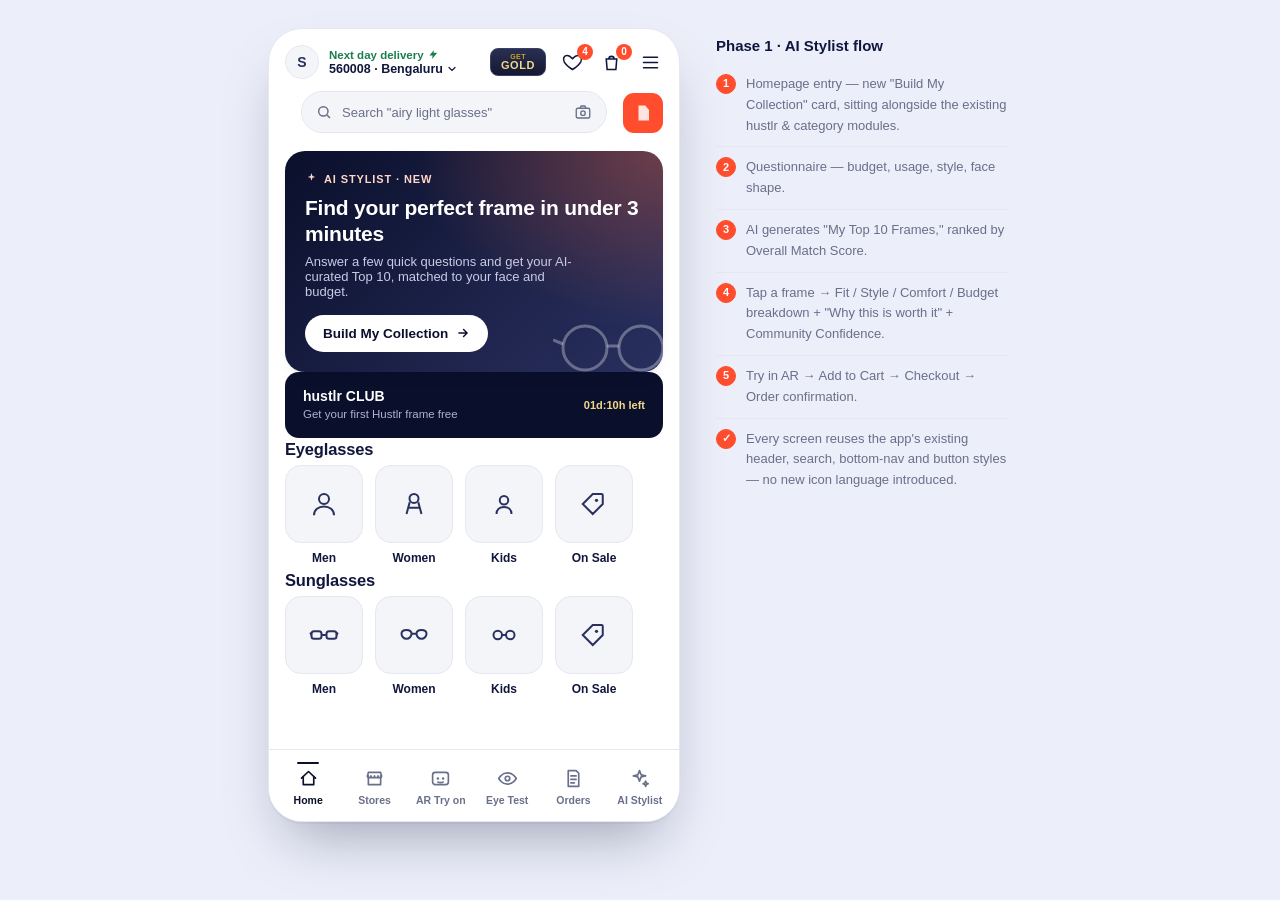
<file: index.html>
<!doctype html>
<html lang="en">
<head>
<meta charset="UTF-8" />
<meta name="viewport" content="width=device-width, initial-scale=1.0" />
<title>Lenskart · AI Stylist</title>
<style>
  :root{
    --navy-950:#0a0f2b;
    --navy-900:#11173c;
    --navy-700:#2a3160;
    --ink-600:#6a6f8a;
    --ink-400:#9a9eb5;
    --paper:#ffffff;
    --mist:#f4f5f9;
    --mist-deep:#eceefa;
    --line:#e6e7f0;
    --gold:#c9a227;
    --emerald:#1c7d4f;
    --emerald-bg:#e7f6ee;
    --ember:#ff4d2e;
    --ember-ink:#c73412;
    --ember-bg:#ffece7;
    --radius-lg:20px;
    --radius-md:14px;
    --radius-sm:10px;
    --shadow-card:0 1px 2px rgba(10,15,43,.06), 0 8px 20px -12px rgba(10,15,43,.18);
    --font: -apple-system, BlinkMacSystemFont, "Segoe UI", Inter, Roboto, "Helvetica Neue", Arial, sans-serif;
  }
  :root[data-theme="dark"]{
    --paper:#12142a;
    --mist:#191b36;
    --mist-deep:#20223f;
    --line:#2b2e52;
    --ink-600:#a9adc8;
    --ink-400:#7a7fa0;
    --navy-900:#f5f6ff;
    --navy-950:#ffffff;
  }
  @media (prefers-color-scheme: dark){
    :root:not([data-theme="light"]){
      --paper:#12142a;
      --mist:#191b36;
      --mist-deep:#20223f;
      --line:#2b2e52;
      --ink-600:#a9adc8;
      --ink-400:#7a7fa0;
      --navy-900:#f5f6ff;
      --navy-950:#ffffff;
    }
  }
  *{box-sizing:border-box; -webkit-tap-highlight-color:transparent;}
  html,body{margin:0;padding:0;}
  body{
    font-family:var(--font);
    background:var(--mist-deep);
    color:var(--navy-900);
    display:flex;
    justify-content:center;
    min-height:100vh;
    padding:28px 12px;
  }
  ::selection{background:var(--ember-bg); color:var(--ember-ink);}
  button{font-family:inherit;}
  a{color:inherit;}

  .stage{width:100%; max-width:1180px; display:flex; gap:32px; align-items:flex-start; justify-content:center; flex-wrap:wrap;}

  .device{
    width:412px; max-width:100%;
    background:var(--paper);
    border-radius:34px;
    box-shadow:0 30px 60px -20px rgba(10,15,43,.35), 0 2px 0 rgba(10,15,43,.04);
    border:1px solid var(--line);
    overflow:hidden;
    position:relative;
  }
  .screenport{
    height:860px; max-height:88vh;
    overflow-y:auto;
    overflow-x:hidden;
    position:relative;
    scrollbar-width:none;
  }
  .screenport::-webkit-scrollbar{display:none;}

  .panel{
    display:flex; flex-direction:column; gap:14px;
    padding-bottom:96px;
  }
  .screen{display:none;}
  .screen.active{display:block; animation:riseIn .32s cubic-bezier(.2,.8,.2,1);}
  @keyframes riseIn{from{opacity:0; transform:translateY(10px);} to{opacity:1; transform:translateY(0);}}
  @media (prefers-reduced-motion: reduce){
    .screen.active{animation:none;}
  }

  /* ---------- Sidebar (design notes, non-app chrome) ---------- */
  .sidenotes{
    width:300px; max-width:100%;
    padding:6px 4px;
    color:var(--ink-600);
    font-size:13px;
    line-height:1.6;
  }
  .sidenotes h2{font-size:15px; color:var(--navy-900); margin:0 0 6px;}
  .sidenotes .step{
    display:flex; gap:10px; align-items:flex-start; padding:10px 0; border-top:1px solid var(--line);
  }
  .sidenotes .step:first-of-type{border-top:none;}
  .sidenotes .dot{
    width:20px;height:20px;border-radius:50%;flex:none;
    background:var(--mist); border:1px solid var(--line);
    display:flex;align-items:center;justify-content:center;
    font-size:11px; font-weight:700; color:var(--navy-700);
  }
  .sidenotes .dot.on{background:var(--ember); border-color:var(--ember); color:#fff;}

  /* ---------- Top chrome ---------- */
  .topbar{
    display:flex; align-items:center; justify-content:space-between;
    padding:16px 16px 10px;
  }
  .topbar .brand-left{display:flex; align-items:center; gap:10px;}
  .avatar{
    width:34px;height:34px;border-radius:50%;
    background:var(--mist); border:1px solid var(--line);
    display:flex;align-items:center;justify-content:center;
    font-weight:700; font-size:14px; color:var(--navy-700);
  }
  .delivery-meta{display:flex; flex-direction:column; gap:1px;}
  .delivery-meta .fast{
    display:flex; align-items:center; gap:4px;
    font-size:11.5px; font-weight:700; color:var(--emerald);
  }
  .delivery-meta .loc{
    display:flex; align-items:center; gap:3px;
    font-size:12.5px; font-weight:600; color:var(--navy-900);
  }
  .topbar .brand-right{display:flex; align-items:center; gap:14px;}
  .gold-pill{
    display:flex; flex-direction:column; align-items:center; justify-content:center; line-height:1;
    padding:4px 10px; border-radius:8px;
    background:linear-gradient(180deg,#2a2f52,#141834);
    border:1px solid #3a3f68;
  }
  .gold-pill .g1{font-size:7px; letter-spacing:.06em; color:var(--gold); font-weight:700;}
  .gold-pill .g2{font-size:11px; letter-spacing:.05em; color:#f1d98a; font-weight:800;}
  .icon-btn{position:relative; display:flex; align-items:center; justify-content:center; background:none; border:none; padding:2px; cursor:pointer; color:var(--navy-900);}
  .badge-count{
    position:absolute; top:-6px; right:-8px;
    background:var(--ember); color:#fff; font-size:10px; font-weight:700;
    min-width:16px; height:16px; border-radius:9px; display:flex; align-items:center; justify-content:center;
    padding:0 3px;
  }

  .searchbar{
    margin:2px 16px 4px;
    display:flex; align-items:center; gap:10px;
    background:var(--mist); border:1px solid var(--line); border-radius:999px;
    padding:11px 14px;
    color:var(--ink-600); font-size:13px;
  }
  .searchbar span{flex:1; overflow:hidden; text-overflow:ellipsis; white-space:nowrap;}
  .app-tile{
    width:40px;height:40px;border-radius:11px;
    background:var(--ember); color:#fff;
    display:flex; align-items:center; justify-content:center; flex:none;
  }
  .search-row{display:flex; align-items:center; padding:0 16px 6px;}

  /* ---------- Section header w/ back ---------- */
  .subheader{
    display:flex; align-items:center; gap:12px;
    padding:16px 16px 4px;
  }
  .subheader h1{font-size:17px; margin:0; font-weight:700; letter-spacing:-.01em;}
  .subheader .spacer{flex:1;}
  .backbtn{background:none;border:none;padding:4px;cursor:pointer;color:var(--navy-900); display:flex;}

  /* ---------- Generic content padding ---------- */
  .content{padding:14px 16px 4px; display:flex; flex-direction:column; gap:16px;}

  /* ---------- AI Stylist promo card on home ---------- */
  .stylist-card{
    margin:8px 16px 0;
    border-radius:var(--radius-lg);
    padding:20px;
    background:
      radial-gradient(120% 140% at 100% 0%, rgba(255,110,70,.35), transparent 55%),
      linear-gradient(135deg, var(--navy-950), var(--navy-700));
    color:#fff;
    position:relative;
    overflow:hidden;
    box-shadow:var(--shadow-card);
  }
  .stylist-card .eyebrow{
    display:inline-flex; align-items:center; gap:6px;
    font-size:11px; font-weight:700; letter-spacing:.08em; text-transform:uppercase;
    color:#ffd7c9; margin-bottom:10px;
  }
  .stylist-card h2{font-size:21px; line-height:1.25; margin:0 0 6px; font-weight:800; letter-spacing:-.01em;}
  .stylist-card p{font-size:13px; margin:0 0 16px; color:#c9cbe6; max-width:80%;}
  .stylist-card .cta{
    display:inline-flex; align-items:center; gap:8px;
    background:#fff; color:var(--navy-950); font-weight:700; font-size:13.5px;
    border:none; border-radius:999px; padding:11px 18px; cursor:pointer;
  }
  .stylist-card .cta:active{transform:scale(.98);}
  .stylist-card .glasses-deco{position:absolute; right:-10px; bottom:-14px; opacity:.9;}

  .promo-strip{
    margin:0 16px;
    border-radius:var(--radius-md);
    background:var(--navy-950); color:#fff;
    padding:16px 18px;
    display:flex; align-items:center; justify-content:space-between; gap:10px;
  }
  .promo-strip .txt b{display:block; font-size:14px;}
  .promo-strip .txt span{font-size:11.5px; color:#aeb2d4;}
  .promo-strip .timer{font-size:11px; color:#f1d98a; font-weight:700;}

  .cat-title{padding:2px 16px 0; font-size:16.5px; font-weight:800; letter-spacing:-.01em;}
  .cat-row{display:flex; gap:12px; padding:6px 16px 4px; overflow-x:auto; scrollbar-width:none;}
  .cat-row::-webkit-scrollbar{display:none;}
  .cat-item{display:flex; flex-direction:column; align-items:center; gap:8px; flex:none; width:78px;}
  .cat-swatch{
    width:78px;height:78px;border-radius:16px;
    background:var(--mist); border:1px solid var(--line);
    display:flex; align-items:center; justify-content:center; color:var(--navy-700);
  }
  .cat-item span{font-size:12px; font-weight:600; color:var(--navy-900);}

  /* ---------- Bottom nav ---------- */
  .bottomnav{
    position:absolute; left:0; right:0; bottom:0;
    display:flex; justify-content:space-between;
    background:var(--paper); border-top:1px solid var(--line);
    padding:9px 6px 12px;
    z-index:5;
  }
  .navitem{
    flex:1; display:flex; flex-direction:column; align-items:center; gap:3px;
    background:none; border:none; cursor:pointer; color:var(--ink-600);
    font-size:10.5px; font-weight:600; padding:3px 2px;
  }
  .navitem.active{color:var(--navy-950);}
  .navitem.ai.active{color:var(--ember);}
  .navitem .bar{display:block; width:22px;height:2px;border-radius:2px; background:transparent; margin-bottom:1px;}
  .navitem.active .bar{background:var(--navy-950);}
  .navitem.ai.active .bar{background:var(--ember);}

  /* ---------- Buttons ---------- */
  .btn{
    border:none; border-radius:999px; cursor:pointer; font-weight:700; font-size:14px;
    padding:14px 18px; display:flex; align-items:center; justify-content:center; gap:8px;
    width:100%;
  }
  .btn:active{transform:scale(.985);}
  .btn-primary{background:var(--navy-950); color:#fff;}
  .btn-ember{background:var(--ember); color:#fff;}
  .btn-outline{background:transparent; color:var(--navy-950); border:1.5px solid var(--line);}
  .btn-ghost{background:var(--mist); color:var(--navy-900);}
  .btn[disabled]{opacity:.4; pointer-events:none;}
  .btn-row{display:flex; gap:10px;}

  /* ---------- Progress ---------- */
  .progress-dots{display:flex; gap:6px; padding:0 16px;}
  .progress-dots i{flex:1; height:4px; border-radius:3px; background:var(--line); display:block;}
  .progress-dots i.done{background:var(--ember);}

  /* ---------- Quiz ---------- */
  .quiz-kicker{font-size:11.5px; font-weight:700; letter-spacing:.06em; text-transform:uppercase; color:var(--ember-ink);}
  .quiz-q{font-size:20px; font-weight:800; letter-spacing:-.01em; margin:6px 0 2px;}
  .quiz-sub{font-size:13px; color:var(--ink-600); margin:0 0 6px;}
  .option-grid{display:grid; grid-template-columns:1fr 1fr; gap:10px;}
  .option-card{
    border:1.5px solid var(--line); border-radius:var(--radius-md);
    padding:14px; cursor:pointer; background:var(--paper);
    display:flex; flex-direction:column; gap:6px;
    text-align:left;
  }
  .option-card .ot{font-weight:700; font-size:13.5px;}
  .option-card .os{font-size:11.5px; color:var(--ink-600);}
  .option-card.selected{border-color:var(--ember); background:var(--ember-bg);}
  .option-card.selected .ot{color:var(--ember-ink);}
  .chip-row{display:flex; flex-wrap:wrap; gap:8px;}
  .chip{
    border:1.5px solid var(--line); border-radius:999px; padding:9px 14px;
    font-size:13px; font-weight:600; cursor:pointer; background:var(--paper); color:var(--navy-900);
  }
  .chip.selected{background:var(--navy-950); border-color:var(--navy-950); color:#fff;}

  .quiz-footer{
    position:sticky; bottom:0; background:linear-gradient(180deg, rgba(255,255,255,0), var(--paper) 30%);
    padding:18px 16px 6px; margin-top:6px;
  }
  :root[data-theme="dark"] .quiz-footer{background:linear-gradient(180deg, rgba(18,20,42,0), var(--paper) 30%);}

  /* ---------- Loading ---------- */
  .loading-wrap{
    display:flex; flex-direction:column; align-items:center; justify-content:center;
    min-height:640px; gap:22px; padding:0 30px; text-align:center;
  }
  .spinner{
    width:64px;height:64px; border-radius:50%;
    border:3px solid var(--line); border-top-color:var(--ember);
    animation:spin 1s linear infinite;
  }
  @keyframes spin{to{transform:rotate(360deg);}}
  @media (prefers-reduced-motion: reduce){ .spinner{animation:spin 2.4s linear infinite;} }
  .loading-wrap h3{font-size:16px; margin:0; font-weight:700; min-height:22px;}
  .loading-facts{display:flex; flex-direction:column; gap:8px; width:100%; margin-top:8px;}
  .loading-fact{
    display:flex; align-items:center; gap:8px; font-size:12px; color:var(--ink-400);
    padding:8px 12px; border-radius:10px; background:var(--mist); opacity:.5;
  }
  .loading-fact.hit{opacity:1; color:var(--navy-900);}
  .loading-fact .ck{color:var(--emerald); flex:none; visibility:hidden;}
  .loading-fact.hit .ck{visibility:visible;}

  /* ---------- Collection ---------- */
  .collection-head{padding:2px 16px 0;}
  .collection-head .lede{font-size:12.5px; color:var(--ink-600); margin:0;}
  .retake{font-size:12px; font-weight:700; color:var(--ember-ink); background:none; border:none; cursor:pointer; padding:0;}
  .match-legend{
    margin:0 16px; display:flex; align-items:center; gap:8px;
    font-size:11.5px; color:var(--ink-600); background:var(--mist); border-radius:10px; padding:9px 12px;
  }

  .frame-grid{display:grid; grid-template-columns:1fr 1fr; gap:12px; padding:4px 16px 4px;}
  .frame-card{
    border:1px solid var(--line); border-radius:var(--radius-md); overflow:hidden;
    background:var(--paper); cursor:pointer; text-align:left; display:flex; flex-direction:column;
    box-shadow:var(--shadow-card); padding:0;
  }
  .frame-card:active{transform:scale(.98);}
  .frame-media{
    aspect-ratio:1/0.82; background:var(--mist); display:flex; align-items:center; justify-content:center;
    position:relative;
  }
  .rank-tag{
    position:absolute; top:8px; left:8px; background:var(--navy-950); color:#fff;
    font-size:10px; font-weight:800; padding:3px 7px; border-radius:6px;
  }
  .match-tag{
    position:absolute; top:8px; right:8px; background:#fff; color:var(--emerald);
    font-size:10.5px; font-weight:800; padding:3px 7px; border-radius:6px; border:1px solid var(--emerald-bg);
  }
  .frame-info{padding:10px 12px 12px; display:flex; flex-direction:column; gap:5px;}
  .frame-info .fn{font-size:12.5px; font-weight:700; line-height:1.25;}
  .frame-info .fp{font-size:12.5px; font-weight:800;}
  .frame-info .fp s{color:var(--ink-400); font-weight:500; margin-left:5px; font-size:11px;}
  .mini-scores{display:flex; gap:4px; margin-top:2px;}
  .mini-scores i{flex:1; height:3px; border-radius:2px; background:var(--line); overflow:hidden; position:relative; display:block;}
  .mini-scores i b{position:absolute; inset:0 auto 0 0; background:var(--ember); border-radius:2px; display:block; height:100%;}

  /* ---------- Detail ---------- */
  .detail-media{
    margin:4px 16px 0; aspect-ratio:1/0.78; border-radius:var(--radius-lg);
    background:var(--mist); display:flex; align-items:center; justify-content:center; position:relative;
  }
  .detail-media .arbtn{
    position:absolute; right:12px; bottom:12px; display:flex; align-items:center; gap:6px;
    background:var(--emerald); color:#fff; border:none; border-radius:999px; padding:9px 13px; font-size:12px; font-weight:700; cursor:pointer;
  }
  .detail-title{padding:2px 16px 0; display:flex; flex-direction:column; gap:4px;}
  .detail-title h2{font-size:19px; margin:0; font-weight:800; letter-spacing:-.01em;}
  .detail-title .price-row{display:flex; align-items:center; gap:8px; font-size:15px; font-weight:800;}
  .detail-title .price-row s{color:var(--ink-400); font-weight:500; font-size:13px;}
  .detail-title .price-row em{color:var(--emerald); font-style:normal; font-size:12px; font-weight:700;}

  .score-panel{margin:6px 16px 0; border:1px solid var(--line); border-radius:var(--radius-md); padding:16px;}
  .score-panel .overall{display:flex; align-items:center; gap:14px; padding-bottom:14px; margin-bottom:12px; border-bottom:1px solid var(--line);}
  .overall .ring{
    width:58px;height:58px;border-radius:50%; flex:none;
    display:flex; align-items:center; justify-content:center; font-weight:800; font-size:14px; color:#fff;
    background:conic-gradient(var(--ember) calc(var(--pct)*1%), var(--mist) 0);
  }
  .overall .ring .hole{width:44px;height:44px;border-radius:50%; background:var(--paper); display:flex; align-items:center; justify-content:center; color:var(--navy-950); font-size:13.5px;}
  .overall .ot b{display:block; font-size:14px; font-weight:800;}
  .overall .ot span{font-size:11.5px; color:var(--ink-600);}
  .score-rows{display:flex; flex-direction:column; gap:10px;}
  .score-row{display:flex; align-items:center; gap:10px;}
  .score-row .lbl{width:64px; font-size:12px; color:var(--ink-600); font-weight:600; flex:none;}
  .score-row .track{flex:1; height:7px; border-radius:5px; background:var(--mist); overflow:hidden;}
  .score-row .fill{height:100%; border-radius:5px; background:var(--navy-950); display:block;}
  .score-row .val{width:32px; text-align:right; font-size:12px; font-weight:700; flex:none; font-variant-numeric:tabular-nums;}

  .why-card{
    margin:6px 16px 0; border-radius:var(--radius-md); padding:16px;
    background:var(--ember-bg); border:1px solid #ffd9cd;
  }
  .why-card .wh{display:flex; align-items:center; gap:7px; font-size:12px; font-weight:800; color:var(--ember-ink); text-transform:uppercase; letter-spacing:.04em; margin-bottom:8px;}
  .why-card p{margin:0; font-size:13.5px; line-height:1.5; color:var(--navy-900);}

  .community-card{margin:6px 16px 0; border:1px solid var(--line); border-radius:var(--radius-md); padding:16px;}
  .community-card .ch{display:flex; align-items:center; gap:7px; font-size:12px; font-weight:800; color:var(--navy-700); text-transform:uppercase; letter-spacing:.04em; margin-bottom:10px;}
  .community-card .cnum{font-size:26px; font-weight:800; color:var(--emerald);}
  .community-card .ctrack{height:8px; border-radius:5px; background:var(--mist); overflow:hidden; margin:10px 0 8px;}
  .community-card .cfill{height:100%; background:var(--emerald); display:block;}
  .community-card p{margin:0; font-size:12.5px; color:var(--ink-600); line-height:1.5;}

  .detail-cta{margin:8px 16px 20px; display:flex; gap:10px;}

  /* ---------- AR try-on ---------- */
  .ar-stage{
    margin:4px 16px; aspect-ratio:3/4; border-radius:var(--radius-lg); overflow:hidden; position:relative;
    background:
      radial-gradient(120% 90% at 50% 20%, #2a3160 0%, #11173c 55%, #0a0f2b 100%);
    display:flex; align-items:center; justify-content:center;
  }
  .ar-stage .face{color:rgba(255,255,255,.5);}
  .ar-stage .frame-overlay{position:absolute; top:41%; left:50%; transform:translate(-50%,-50%); color:#fff;}
  .ar-hud{position:absolute; top:12px; left:12px; right:12px; display:flex; justify-content:space-between;}
  .ar-tag{background:rgba(0,0,0,.4); color:#fff; font-size:11px; font-weight:700; padding:6px 10px; border-radius:999px; backdrop-filter:blur(4px); display:flex; align-items:center; gap:5px;}
  .ar-controls{position:absolute; bottom:14px; left:14px; right:14px; display:flex; gap:10px;}

  /* ---------- Cart ---------- */
  .cart-banner{
    margin:0 16px; background:var(--emerald-bg); border-radius:var(--radius-md); padding:12px 14px;
    display:flex; align-items:center; justify-content:space-between; gap:8px;
  }
  .cart-banner b{font-size:13px; color:var(--emerald); display:block; font-weight:800;}
  .cart-banner span{font-size:11px; color:var(--ember-ink); font-weight:700;}
  .cart-item{margin:0 16px; border:1px solid var(--line); border-radius:var(--radius-md); padding:12px; display:flex; gap:12px;}
  .cart-item .thumb{width:88px;height:88px; border-radius:var(--radius-sm); background:var(--mist); flex:none; display:flex; align-items:center; justify-content:center;}
  .cart-item .ci-body{flex:1; display:flex; flex-direction:column; gap:4px;}
  .cart-item .ci-name{font-size:14px; font-weight:700;}
  .cart-item .ai-pill{
    display:inline-flex; align-items:center; gap:4px; align-self:flex-start;
    background:var(--ember-bg); color:var(--ember-ink); font-size:10.5px; font-weight:700;
    padding:3px 8px; border-radius:999px; margin-top:2px;
  }
  .cart-item .ci-meta{font-size:11.5px; color:var(--ink-600);}
  .cart-item .ci-price{margin-top:auto; font-size:14px; font-weight:800;}

  .offer-card{margin:0 16px; border:1px solid var(--line); border-radius:var(--radius-md); padding:13px 14px;}
  .offer-card.applied{border-color:var(--emerald); background:var(--emerald-bg);}
  .offer-top{display:flex; align-items:center; justify-content:space-between;}
  .offer-top .ol{display:flex; align-items:center; gap:8px; font-size:13.5px; font-weight:700;}
  .offer-top .ov{font-size:13px; font-weight:800; color:var(--emerald);}
  .offer-card p{margin:6px 0 0; font-size:11.5px; color:var(--ink-600);}

  .save-strip{margin:0 16px; background:var(--mist); border-radius:10px; padding:10px 14px; font-size:12.5px; color:var(--navy-700); display:flex; align-items:center; gap:7px;}
  .save-strip b{color:var(--emerald);}

  .checkout-bar{
    position:sticky; bottom:0; background:var(--paper); border-top:1px solid var(--line);
    padding:14px 16px 16px; display:flex; align-items:center; gap:14px; margin-top:8px;
  }
  .checkout-bar .price-block{flex:none;}
  .checkout-bar .price-block .amt{font-size:17px; font-weight:800;}
  .checkout-bar .price-block .emi{font-size:10.5px; color:var(--ink-600);}
  .checkout-bar .btn{flex:1;}

  /* ---------- Confirmation ---------- */
  .confirm-wrap{display:flex; flex-direction:column; align-items:center; text-align:center; padding:52px 26px 20px; gap:14px;}
  .confirm-badge{
    width:72px;height:72px;border-radius:50%; background:var(--emerald-bg); color:var(--emerald);
    display:flex; align-items:center; justify-content:center;
  }
  .confirm-wrap h2{font-size:19px; margin:4px 0 0; font-weight:800;}
  .confirm-wrap p{font-size:13px; color:var(--ink-600); margin:0; max-width:280px; line-height:1.5;}
  .confirm-card{width:100%; border:1px solid var(--line); border-radius:var(--radius-md); padding:16px; text-align:left; display:flex; flex-direction:column; gap:10px; margin-top:6px;}
  .confirm-row{display:flex; justify-content:space-between; font-size:12.5px; color:var(--ink-600);}
  .confirm-row b{color:var(--navy-900); font-weight:700;}

  .kbd-focus:focus-visible{outline:2px solid var(--ember); outline-offset:2px; border-radius:6px;}
</style>
</head>
<body>

<div class="stage">

  <div class="device">
    <div class="screenport" id="screenport">
      <div class="panel">

        <!-- ============ HOME ============ -->
        <section class="screen active" data-screen="home">
          <div class="topbar">
            <div class="brand-left">
              <div class="avatar">S</div>
              <div class="delivery-meta">
                <span class="fast">Next day delivery <svg width="11" height="11" viewBox="0 0 24 24" fill="currentColor"><path d="M13 2 3 14h7l-1 8 11-14h-8z"/></svg></span>
                <span class="loc">560008 · Bengaluru
                  <svg width="12" height="12" viewBox="0 0 24 24" fill="none" stroke="currentColor" stroke-width="2.4" stroke-linecap="round"><path d="M6 9l6 6 6-6"/></svg>
                </span>
              </div>
            </div>
            <div class="brand-right">
              <div class="gold-pill"><span class="g1">GET</span><span class="g2">GOLD</span></div>
              <button class="icon-btn" aria-label="Wishlist">
                <svg width="21" height="21" viewBox="0 0 24 24" fill="none" stroke="currentColor" stroke-width="1.8"><path d="M12 20s-7-4.35-9.5-8.8C.6 7.4 2.4 4 6 4c2 0 3.5 1 6 3.6C14.5 5 16 4 18 4c3.6 0 5.4 3.4 3.5 7.2C19 15.65 12 20 12 20z"/></svg>
                <span class="badge-count">4</span>
              </button>
              <button class="icon-btn" aria-label="Bag" onclick="go('cart')">
                <svg width="21" height="21" viewBox="0 0 24 24" fill="none" stroke="currentColor" stroke-width="1.8"><path d="M6 8h12l-1 12H7L6 8z"/><path d="M9 8a3 3 0 0 1 6 0"/></svg>
                <span class="badge-count" id="bagCountHome">0</span>
              </button>
              <button class="icon-btn" aria-label="Menu">
                <svg width="21" height="21" viewBox="0 0 24 24" fill="none" stroke="currentColor" stroke-width="1.8" stroke-linecap="round"><path d="M4 6h16M4 12h16M4 18h16"/></svg>
              </button>
            </div>
          </div>

          <div class="search-row">
            <div class="searchbar" style="flex:1;">
              <svg width="16" height="16" viewBox="0 0 24 24" fill="none" stroke="currentColor" stroke-width="2.2"><circle cx="11" cy="11" r="7"/><path d="M21 21l-4.3-4.3"/></svg>
              <span>Search "airy light glasses"</span>
              <svg width="18" height="18" viewBox="0 0 24 24" fill="none" stroke="currentColor" stroke-width="1.8"><rect x="3" y="7" width="18" height="13" rx="2"/><path d="M8 7l1.5-3h5L16 7"/><circle cx="12" cy="13.5" r="3"/></svg>
            </div>
            <div class="app-tile">
              <svg width="18" height="18" viewBox="0 0 24 24" fill="currentColor"><path d="M6 2h9l5 6v14H6V2z" opacity=".85"/></svg>
            </div>
          </div>

          <!-- NEW: AI Stylist entry point -->
          <div class="stylist-card">
            <span class="eyebrow">
              <svg width="13" height="13" viewBox="0 0 24 24" fill="currentColor"><path d="M12 2l1.8 5.6L19 9l-5.2 1.4L12 16l-1.8-5.6L5 9l5.2-1.4L12 2z"/></svg>
              AI Stylist · New
            </span>
            <h2>Find your perfect frame in under 3 minutes</h2>
            <p>Answer a few quick questions and get your AI-curated Top 10, matched to your face and budget.</p>
            <button class="cta" onclick="startQuiz()">
              Build My Collection
              <svg width="14" height="14" viewBox="0 0 24 24" fill="none" stroke="currentColor" stroke-width="2.4" stroke-linecap="round"><path d="M5 12h14M13 6l6 6-6 6"/></svg>
            </button>
            <svg class="glasses-deco" width="120" height="80" viewBox="0 0 120 80" fill="none" stroke="rgba(255,255,255,.35)" stroke-width="3">
              <circle cx="32" cy="42" r="22"/><circle cx="88" cy="42" r="22"/><path d="M54 40h12"/><path d="M10 38 0 34"/><path d="M110 38l10-4"/>
            </svg>
          </div>

          <div class="promo-strip">
            <div class="txt"><b>hustlr CLUB</b><span>Get your first Hustlr frame free</span></div>
            <div class="timer">01d:10h left</div>
          </div>

          <div>
            <div class="cat-title">Eyeglasses</div>
            <div class="cat-row">
              <div class="cat-item"><div class="cat-swatch" data-icon="men"></div><span>Men</span></div>
              <div class="cat-item"><div class="cat-swatch" data-icon="women"></div><span>Women</span></div>
              <div class="cat-item"><div class="cat-swatch" data-icon="kid"></div><span>Kids</span></div>
              <div class="cat-item"><div class="cat-swatch" data-icon="sale"></div><span>On Sale</span></div>
            </div>
          </div>

          <div>
            <div class="cat-title">Sunglasses</div>
            <div class="cat-row">
              <div class="cat-item"><div class="cat-swatch" data-icon="sunM"></div><span>Men</span></div>
              <div class="cat-item"><div class="cat-swatch" data-icon="sunW"></div><span>Women</span></div>
              <div class="cat-item"><div class="cat-swatch" data-icon="sunK"></div><span>Kids</span></div>
              <div class="cat-item"><div class="cat-swatch" data-icon="sale"></div><span>On Sale</span></div>
            </div>
          </div>

        </section>

        <!-- ============ QUIZ ============ -->
        <section class="screen" data-screen="quiz">
          <div class="subheader">
            <button class="backbtn kbd-focus" onclick="exitQuiz()" data-icon="back"></button>
            <h1>Build My Collection</h1>
            <div class="spacer"></div>
          </div>
          <div class="progress-dots" id="quizDots"></div>
          <div class="content" id="quizBody"></div>
          <div class="quiz-footer">
            <div class="btn-row">
              <button class="btn btn-outline" id="quizBackBtn" onclick="quizBack()">Back</button>
              <button class="btn btn-primary" id="quizNextBtn" onclick="quizNext()">Continue</button>
            </div>
          </div>
        </section>

        <!-- ============ LOADING ============ -->
        <section class="screen" data-screen="loading">
          <div class="loading-wrap">
            <div class="spinner" aria-hidden="true"></div>
            <h3 id="loadingHeadline">Reading your style DNA…</h3>
            <div class="loading-facts" id="loadingFacts"></div>
          </div>
        </section>

        <!-- ============ COLLECTION ============ -->
        <section class="screen" data-screen="collection">
          <div class="subheader">
            <button class="backbtn kbd-focus" onclick="go('home')" data-icon="back"></button>
            <h1>My Top 10 Frames</h1>
            <div class="spacer"></div>
            <button class="retake" onclick="startQuiz()">Retake</button>
          </div>
          <div class="collection-head">
            <p class="lede" id="collectionLede">Curated for your face shape, budget and style.</p>
          </div>
          <div class="match-legend">
            <span data-icon="sparkleSm"></span> Ranked by Overall Match Score — tap a frame to see why it's right for you.
          </div>
          <div class="frame-grid" id="frameGrid"></div>
        </section>

        <!-- ============ DETAIL ============ -->
        <section class="screen" data-screen="detail">
          <div class="subheader">
            <button class="backbtn kbd-focus" onclick="go('collection')" data-icon="back"></button>
            <h1>Match Details</h1>
            <div class="spacer"></div>
            <button class="icon-btn" aria-label="Wishlist" data-icon="heart"></button>
          </div>

          <div class="detail-media" id="detailMedia">
            <button class="arbtn" onclick="go('ar')"><span data-icon="arGlyph"></span> Try in AR</button>
          </div>

          <div class="detail-title">
            <h2 id="detailName">—</h2>
            <div class="price-row">
              <span id="detailPrice">—</span>
              <s id="detailMrp"></s>
              <em id="detailSaving"></em>
            </div>
          </div>

          <div class="score-panel">
            <div class="overall">
              <div class="ring" id="overallRing"><div class="hole" id="overallRingNum">—</div></div>
              <div class="ot"><b>Overall Match Score</b><span>How well this frame fits you, right now</span></div>
            </div>
            <div class="score-rows" id="scoreRows"></div>
          </div>

          <div class="why-card">
            <div class="wh"><span data-icon="sparkleSm"></span> Why this is worth it</div>
            <p id="whyText">—</p>
          </div>

          <div class="community-card">
            <div class="ch"><span data-icon="people"></span> Community confidence</div>
            <div class="cnum" id="communityNum">—%</div>
            <div class="ctrack"><div class="cfill" id="communityFill"></div></div>
            <p id="communityText">—</p>
          </div>

          <div class="detail-cta">
            <button class="btn btn-outline" onclick="go('ar')"><span data-icon="arGlyph"></span> Try in AR</button>
            <button class="btn btn-primary" onclick="addToCart()">Add to Cart</button>
          </div>
        </section>

        <!-- ============ AR TRY-ON ============ -->
        <section class="screen" data-screen="ar">
          <div class="subheader">
            <button class="backbtn kbd-focus" onclick="go('detail')" data-icon="back"></button>
            <h1>Try in AR</h1>
            <div class="spacer"></div>
          </div>
          <div class="ar-stage">
            <div class="ar-hud">
              <span class="ar-tag" id="arFrameTag">—</span>
              <span class="ar-tag"><span data-icon="arGlyph"></span> Live</span>
            </div>
            <svg class="face" width="150" height="190" viewBox="0 0 150 190" fill="none" stroke="currentColor" stroke-width="2">
              <ellipse cx="75" cy="82" rx="52" ry="66"/>
              <path d="M40 165c8 14 62 14 70 0" />
            </svg>
            <svg class="frame-overlay" id="arFrameOverlay" width="130" height="46" viewBox="0 0 130 46" fill="none" stroke="currentColor" stroke-width="3.4">
              <rect x="6" y="8" width="46" height="32" rx="9"/>
              <rect x="78" y="8" width="46" height="32" rx="9"/>
              <path d="M52 24h26"/><path d="M6 20 -6 14"/><path d="M124 20l12-6"/>
            </svg>
            <div class="ar-controls">
              <button class="btn btn-ghost" style="background:rgba(255,255,255,.16); color:#fff;" onclick="go('detail')">Back</button>
              <button class="btn btn-ember" onclick="addToCart()">Looks good · Add to Cart</button>
            </div>
          </div>
          <p style="text-align:center; font-size:11.5px; color:var(--ink-600); padding:0 30px;">Simulated preview for this prototype — the production flow uses live camera face-tracking.</p>
        </section>

        <!-- ============ CART ============ -->
        <section class="screen" data-screen="cart">
          <div class="subheader">
            <button class="backbtn kbd-focus" onclick="go('home')" data-icon="back"></button>
            <h1 id="cartTitle">Cart (0 Items)</h1>
            <div class="spacer"></div>
          </div>

          <div id="cartEmpty" class="content" style="align-items:center; text-align:center; padding-top:60px;">
            <div style="color:var(--ink-400);" data-icon="bagLg"></div>
            <p style="font-size:13.5px; color:var(--ink-600); margin:6px 0 14px;">Your cart is empty. Let the AI Stylist find your frame.</p>
            <button class="btn btn-primary" style="width:auto; padding:12px 22px;" onclick="startQuiz()">Build My Collection</button>
          </div>

          <div id="cartFilled" style="display:none; flex-direction:column; gap:14px;">
            <div class="cart-banner">
              <b>Free gift for you!</b>
              <span>59:48 left</span>
            </div>
            <div class="cart-item" id="cartItemCard"></div>

            <div class="content" style="padding-top:0; padding-bottom:0;">
              <div style="font-weight:800; font-size:15px;">Offers</div>
            </div>
            <div class="offer-card applied">
              <div class="offer-top">
                <div class="ol"><span data-icon="check"></span> Flat ₹1200 OFF</div>
                <div class="ov">−₹1200</div>
              </div>
              <p>COUPON: SINGLE · Applied automatically</p>
            </div>
            <div class="save-strip"><b>You're saving ₹1200</b>&nbsp;on this AI-matched frame</div>
          </div>

          <div class="checkout-bar" id="checkoutBar" style="display:none;">
            <div class="price-block">
              <div class="amt" id="cartTotal">₹0</div>
              <div class="emi">No Cost EMI</div>
            </div>
            <button class="btn btn-primary" onclick="go('confirm')">Select Address</button>
          </div>
        </section>

        <!-- ============ CONFIRMATION ============ -->
        <section class="screen" data-screen="confirm">
          <div class="confirm-wrap">
            <div class="confirm-badge" data-icon="checkLg"></div>
            <h2>Order placed!</h2>
            <p>Your AI-matched frame is on its way. We'll notify you at every step.</p>
            <div class="confirm-card">
              <div class="confirm-row"><span>Frame</span><b id="confirmName">—</b></div>
              <div class="confirm-row"><span>Match score</span><b id="confirmMatch">—</b></div>
              <div class="confirm-row"><span>Amount paid</span><b id="confirmAmount">—</b></div>
              <div class="confirm-row"><span>Delivery</span><b>4-day delivery</b></div>
            </div>
            <div class="btn-row" style="margin-top:18px;">
              <button class="btn btn-outline" onclick="resetPrototype()">Start Over</button>
              <button class="btn btn-primary" onclick="go('home')">Continue Shopping</button>
            </div>
          </div>
        </section>

      </div>

      <!-- ============ BOTTOM NAV ============ -->
      <nav class="bottomnav" id="bottomNav">
        <button class="navitem active" data-tab="home" onclick="go('home')"><i class="bar"></i><span data-icon="navHome"></span><span>Home</span></button>
        <button class="navitem" data-tab="stores" onclick="go('home')"><i class="bar"></i><span data-icon="navStore"></span><span>Stores</span></button>
        <button class="navitem" data-tab="ar" onclick="go('home')"><i class="bar"></i><span data-icon="navAR"></span><span>AR Try on</span></button>
        <button class="navitem" data-tab="eye" onclick="go('home')"><i class="bar"></i><span data-icon="navEye"></span><span>Eye Test</span></button>
        <button class="navitem" data-tab="orders" onclick="go('home')"><i class="bar"></i><span data-icon="navOrders"></span><span>Orders</span></button>
        <button class="navitem ai" data-tab="stylist" onclick="startQuiz()"><i class="bar"></i><span data-icon="navStylist"></span><span>AI Stylist</span></button>
      </nav>
    </div>
  </div>

  <aside class="sidenotes">
    <h2>Phase 1 · AI Stylist flow</h2>
    <div class="step"><div class="dot on">1</div><div>Homepage entry — new "Build My Collection" card, sitting alongside the existing hustlr &amp; category modules.</div></div>
    <div class="step"><div class="dot on">2</div><div>Questionnaire — budget, usage, style, face shape.</div></div>
    <div class="step"><div class="dot on">3</div><div>AI generates "My Top 10 Frames," ranked by Overall Match Score.</div></div>
    <div class="step"><div class="dot on">4</div><div>Tap a frame → Fit / Style / Comfort / Budget breakdown + "Why this is worth it" + Community Confidence.</div></div>
    <div class="step"><div class="dot on">5</div><div>Try in AR → Add to Cart → Checkout → Order confirmation.</div></div>
    <div class="step"><div class="dot on">✓</div><div>Every screen reuses the app's existing header, search, bottom-nav and button styles — no new icon language introduced.</div></div>
  </aside>

</div>

<script>
/* ---------------------------------------------------------------
   Icon set: line icons matched to the current app's visual style
   (navy stroke, ~1.8-2.2 weight, rounded caps), reused everywhere.
--------------------------------------------------------------- */
var ICON = {
  back: '<svg width="22" height="22" viewBox="0 0 24 24" fill="none" stroke="currentColor" stroke-width="2.1" stroke-linecap="round" stroke-linejoin="round"><path d="M15 5l-7 7 7 7"/></svg>',
  heart: '<svg width="21" height="21" viewBox="0 0 24 24" fill="none" stroke="currentColor" stroke-width="1.8"><path d="M12 20s-7-4.35-9.5-8.8C.6 7.4 2.4 4 6 4c2 0 3.5 1 6 3.6C14.5 5 16 4 18 4c3.6 0 5.4 3.4 3.5 7.2C19 15.65 12 20 12 20z"/></svg>',
  check: '<svg width="16" height="16" viewBox="0 0 24 24" fill="none" stroke="currentColor" stroke-width="2.6" stroke-linecap="round" stroke-linejoin="round"><path d="M20 6L9 17l-5-5"/></svg>',
  checkLg: '<svg width="34" height="34" viewBox="0 0 24 24" fill="none" stroke="currentColor" stroke-width="2.4" stroke-linecap="round" stroke-linejoin="round"><path d="M20 6L9 17l-5-5"/></svg>',
  sparkleSm: '<svg width="14" height="14" viewBox="0 0 24 24" fill="currentColor"><path d="M12 2l1.8 5.6L19 9l-5.2 1.4L12 16l-1.8-5.6L5 9l5.2-1.4L12 2z"/></svg>',
  people: '<svg width="14" height="14" viewBox="0 0 24 24" fill="none" stroke="currentColor" stroke-width="1.9"><circle cx="8" cy="9" r="3"/><circle cx="16" cy="9" r="3"/><path d="M2 20c0-3 3-5 6-5s6 2 6 5"/><path d="M12 20c0-2.4 2.2-4.2 5-4.2s5 1.8 5 4.2"/></svg>',
  arGlyph: '<svg width="14" height="14" viewBox="0 0 24 24" fill="none" stroke="currentColor" stroke-width="2"><path d="M4 8V5a1 1 0 0 1 1-1h3M20 8V5a1 1 0 0 1-1-1h-3M4 16v3a1 1 0 0 0 1 1h3M20 16v3a1 1 0 0 0-1 1h-3"/><circle cx="12" cy="12" r="3"/></svg>',
  bagLg: '<svg width="46" height="46" viewBox="0 0 24 24" fill="none" stroke="currentColor" stroke-width="1.6"><path d="M6 8h12l-1 12H7L6 8z"/><path d="M9 8a3 3 0 0 1 6 0"/></svg>',
  navHome: '<svg width="21" height="21" viewBox="0 0 24 24" fill="none" stroke="currentColor" stroke-width="1.9" stroke-linecap="round" stroke-linejoin="round"><path d="M4 11.5L12 4l8 7.5"/><path d="M6 10v9h12v-9"/></svg>',
  navStore: '<svg width="21" height="21" viewBox="0 0 24 24" fill="none" stroke="currentColor" stroke-width="1.9" stroke-linecap="round" stroke-linejoin="round"><path d="M4 9l1-4h14l1 4"/><path d="M4 9a2 2 0 0 0 4 0 2 2 0 0 0 4 0 2 2 0 0 0 4 0 2 2 0 0 0 4 0"/><path d="M5 9v10h14V9"/></svg>',
  navAR: '<svg width="21" height="21" viewBox="0 0 24 24" fill="none" stroke="currentColor" stroke-width="1.9" stroke-linecap="round" stroke-linejoin="round"><rect x="3" y="5" width="18" height="14" rx="3"/><circle cx="9" cy="12" r="1.4" fill="currentColor" stroke="none"/><circle cx="15" cy="12" r="1.4" fill="currentColor" stroke="none"/><path d="M9 16c1 1 5 1 6 0"/></svg>',
  navEye: '<svg width="21" height="21" viewBox="0 0 24 24" fill="none" stroke="currentColor" stroke-width="1.9" stroke-linecap="round" stroke-linejoin="round"><path d="M2 12s3.6-6.5 10-6.5S22 12 22 12s-3.6 6.5-10 6.5S2 12 2 12z"/><circle cx="12" cy="12" r="2.6"/></svg>',
  navOrders: '<svg width="21" height="21" viewBox="0 0 24 24" fill="none" stroke="currentColor" stroke-width="1.9" stroke-linecap="round" stroke-linejoin="round"><path d="M6 3h9l3 3v15H6V3z"/><path d="M9 9h6M9 13h6M9 17h4"/></svg>',
  navStylist: '<svg width="21" height="21" viewBox="0 0 24 24" fill="none" stroke="currentColor" stroke-width="1.9" stroke-linecap="round" stroke-linejoin="round"><path d="M12 3l1.9 4.9L19 9l-5.1 1.1L12 15l-1.9-4.9L5 9l5.1-1.1L12 3z"/><path d="M19 15l.9 2.1L22 18l-2.1.9L19 21l-.9-2.1L16 18l2.1-.9L19 15z"/></svg>',
  men: '<svg width="30" height="30" viewBox="0 0 24 24" fill="none" stroke="currentColor" stroke-width="1.6"><circle cx="12" cy="8" r="4"/><path d="M4 21c0-4.4 3.6-7 8-7s8 2.6 8 7"/></svg>',
  women: '<svg width="30" height="30" viewBox="0 0 24 24" fill="none" stroke="currentColor" stroke-width="1.6"><circle cx="12" cy="7.5" r="3.6"/><path d="M8.6 10.5L6 20M15.4 10.5L18 20M8 15h8"/></svg>',
  kid: '<svg width="30" height="30" viewBox="0 0 24 24" fill="none" stroke="currentColor" stroke-width="1.6"><circle cx="12" cy="9" r="3.4"/><path d="M6 20c0-3.6 2.7-5.6 6-5.6s6 2 6 5.6"/></svg>',
  sale: '<svg width="30" height="30" viewBox="0 0 24 24" fill="none" stroke="currentColor" stroke-width="1.6"><path d="M3 12l8-8h7a1 1 0 0 1 1 1v7l-8 8-8-8z"/><circle cx="14" cy="9" r="1.3" fill="currentColor" stroke="none"/></svg>',
  sunM: '<svg width="30" height="30" viewBox="0 0 24 24" fill="none" stroke="currentColor" stroke-width="1.6"><rect x="2" y="9" width="8" height="6" rx="2"/><rect x="14" y="9" width="8" height="6" rx="2"/><path d="M10 12h4M2 12l-1-2M22 12l1-2"/></svg>',
  sunW: '<svg width="30" height="30" viewBox="0 0 24 24" fill="none" stroke="currentColor" stroke-width="1.6"><path d="M2 11c0-2 1.8-3 4-3s4 1 4 3-1.8 4-4 4-4-2-4-4z"/><path d="M14 11c0-2 1.8-3 4-3s4 1 4 3-1.8 4-4 4-4-2-4-4z"/><path d="M10 11h4"/></svg>',
  sunK: '<svg width="30" height="30" viewBox="0 0 24 24" fill="none" stroke="currentColor" stroke-width="1.6"><circle cx="7" cy="12" r="3.4"/><circle cx="17" cy="12" r="3.4"/><path d="M10.4 12h3.2"/></svg>'
};

function paintIcons(root){
  (root || document).querySelectorAll('[data-icon]').forEach(function(el){
    var key = el.getAttribute('data-icon');
    if (ICON[key]) el.innerHTML = ICON[key];
  });
}

/* ---------------------------------------------------------------
   State
--------------------------------------------------------------- */
var state = {
  answers: { budget: null, usage: null, style: null, faceShape: null },
  quizStep: 0,
  scored: [],
  selectedFrameId: null,
  cart: null
};

var QUIZ_STEPS = ['budget', 'usage', 'style', 'faceShape'];

var BUDGETS = [
  { id: 'under1500', label: 'Under ₹1,500', sub: 'Everyday essentials' },
  { id: '1500-3000', label: '₹1,500 – ₹3,000', sub: 'Most popular range' },
  { id: '3000-5000', label: '₹3,000 – ₹5,000', sub: 'Premium materials' },
  { id: '5000+', label: '₹5,000+', sub: 'Designer & titanium' }
];
var USAGES = [
  { id: 'daily', label: 'Daily wear', sub: 'All-day comfort' },
  { id: 'screen', label: 'Computer & screens', sub: 'Long desk hours' },
  { id: 'sports', label: 'Sports & outdoor', sub: 'Active lifestyle' },
  { id: 'fashion', label: 'Fashion & occasional', sub: 'Statement pieces' }
];
var STYLES = [
  { id: 'classic', label: 'Classic', sub: 'Timeless, versatile' },
  { id: 'bold', label: 'Bold', sub: 'Strong, structured' },
  { id: 'minimal', label: 'Minimal', sub: 'Light, understated' },
  { id: 'trendy', label: 'Trendy', sub: 'Fashion-forward' }
];
var FACE_SHAPES = [
  { id: 'round', label: 'Round' },
  { id: 'oval', label: 'Oval' },
  { id: 'square', label: 'Square' },
  { id: 'heart', label: 'Heart' }
];

var PERSONA = { daily: 'everyday commuters', screen: 'remote professionals', sports: 'active, on-the-go users', fashion: 'fashion-forward shoppers' };
var BUDGET_LABEL = { 'under1500': 'under ₹1,500', '1500-3000': '₹1,500–3,000', '3000-5000': '₹3,000–5,000', '5000+': '₹5,000+' };
var FACE_LABEL = { round: 'round', oval: 'oval', square: 'square', heart: 'heart-shaped' };

var FRAME_DATA = [
  { id: 1, name: 'Air Flex Rectangle', price: 1500, mrp: 2000, style: 'classic', shape: 'rectangle', color: '#8a93a8', shapes: ['round', 'oval'], comfort: 92, community: 89 },
  { id: 2, name: 'Urban Bold Square', price: 2200, mrp: 2999, style: 'bold', shape: 'rectangle', color: '#22262f', shapes: ['oval', 'heart'], comfort: 88, community: 84 },
  { id: 3, name: 'Retro Round Gold', price: 2800, mrp: 3600, style: 'trendy', shape: 'round', color: '#c9a227', shapes: ['square', 'heart'], comfort: 90, community: 91 },
  { id: 4, name: 'Minimal Clear Oval', price: 1800, mrp: 2400, style: 'minimal', shape: 'round', color: '#9dc3e6', shapes: ['round', 'square'], comfort: 94, community: 87 },
  { id: 5, name: 'Classic Tortoise Wayfarer', price: 2500, mrp: 3200, style: 'classic', shape: 'rectangle', color: '#9a5b2e', shapes: ['oval', 'round'], comfort: 91, community: 93 },
  { id: 6, name: 'Sleek Cat-Eye Berry', price: 3200, mrp: 4200, style: 'trendy', shape: 'cateye', color: '#c0447a', shapes: ['heart', 'oval'], comfort: 85, community: 88 },
  { id: 7, name: 'Titanium Aviator', price: 4200, mrp: 5400, style: 'bold', shape: 'aviator', color: '#a7adb8', shapes: ['square', 'oval'], comfort: 93, community: 90 },
  { id: 8, name: 'Featherlight Rimless', price: 3800, mrp: 4800, style: 'minimal', shape: 'rectangle', color: '#c7cede', shapes: ['round', 'heart'], comfort: 96, community: 82 },
  { id: 9, name: 'Bold Geometric Hex', price: 2600, mrp: 3400, style: 'bold', shape: 'cateye', color: '#20232b', shapes: ['oval', 'square'], comfort: 87, community: 79 },
  { id: 10, name: 'Everyday Blue-Light Rectangle', price: 1600, mrp: 2100, style: 'classic', shape: 'rectangle', color: '#4a5570', shapes: ['round', 'oval', 'square'], comfort: 95, community: 92 }
];

/* ---------------------------------------------------------------
   Navigation
--------------------------------------------------------------- */
function go(screen){
  document.querySelectorAll('.screen').forEach(function(s){ s.classList.remove('active'); });
  document.querySelector('.screen[data-screen="' + screen + '"]').classList.add('active');
  document.querySelectorAll('.navitem').forEach(function(n){ n.classList.remove('active'); });
  if (screen === 'home') document.querySelector('.navitem[data-tab="home"]').classList.add('active');
  document.getElementById('screenport').scrollTop = 0;
}

function startQuiz(){
  state.quizStep = 0;
  state.answers = { budget: null, usage: null, style: null, faceShape: null };
  renderQuizStep();
  go('quiz');
}

function exitQuiz(){ go('home'); }

/* ---------------------------------------------------------------
   Quiz rendering
--------------------------------------------------------------- */
function renderQuizStep(){
  var step = QUIZ_STEPS[state.quizStep];
  var dots = document.getElementById('quizDots');
  dots.innerHTML = QUIZ_STEPS.map(function(s, i){ return i < state.quizStep ? '<i class="done"></i>' : '<i></i>'; }).join('');

  var body = document.getElementById('quizBody');
  var html = '';

  function optionCards(list, key){
    return '<div class="option-grid">' + list.map(function(o){
      var sel = state.answers[key] === o.id ? ' selected' : '';
      return '<button class="option-card' + sel + '" data-answer-key="' + key + '" data-answer-val="' + o.id + '">' +
        '<div class="ot">' + o.label + '</div><div class="os">' + o.sub + '</div></button>';
    }).join('') + '</div>';
  }

  function chips(list, key){
    return '<div class="chip-row">' + list.map(function(o){
      var sel = state.answers[key] === o.id ? ' selected' : '';
      return '<button class="chip' + sel + '" data-answer-key="' + key + '" data-answer-val="' + o.id + '">' + o.label + '</button>';
    }).join('') + '</div>';
  }

  if (step === 'budget'){
    html = '<div class="quiz-kicker">Step 1 of 4</div>' +
      '<div class="quiz-q">What’s your budget?</div>' +
      '<p class="quiz-sub">We’ll only surface frames that make sense for you.</p>' +
      optionCards(BUDGETS, 'budget');
  } else if (step === 'usage'){
    html = '<div class="quiz-kicker">Step 2 of 4</div>' +
      '<div class="quiz-q">Where will you wear these most?</div>' +
      '<p class="quiz-sub">This shapes comfort and lens recommendations.</p>' +
      optionCards(USAGES, 'usage');
  } else if (step === 'style'){
    html = '<div class="quiz-kicker">Step 3 of 4</div>' +
      '<div class="quiz-q">Pick a style that feels like you</div>' +
      '<p class="quiz-sub">You can always mix it up later.</p>' +
      chips(STYLES, 'style');
  } else if (step === 'faceShape'){
    html = '<div class="quiz-kicker">Step 4 of 4</div>' +
      '<div class="quiz-q">What’s your face shape?</div>' +
      '<p class="quiz-sub">Unsure? Pick your closest match — you can rescan anytime.</p>' +
      chips(FACE_SHAPES, 'faceShape');
  }

  body.innerHTML = html;
  body.querySelectorAll('[data-answer-key]').forEach(function(el){
    el.addEventListener('click', function(){
      selectAnswer(el.getAttribute('data-answer-key'), el.getAttribute('data-answer-val'));
    });
  });

  document.getElementById('quizBackBtn').style.visibility = state.quizStep === 0 ? 'hidden' : 'visible';
  var nextBtn = document.getElementById('quizNextBtn');
  var answered = state.answers[step] !== null;
  nextBtn.disabled = !answered;
  nextBtn.textContent = state.quizStep === QUIZ_STEPS.length - 1 ? 'Generate My Collection' : 'Continue';
}

function selectAnswer(key, val){
  state.answers[key] = val;
  renderQuizStep();
}

function quizBack(){
  if (state.quizStep > 0){ state.quizStep--; renderQuizStep(); }
}

function quizNext(){
  if (state.quizStep < QUIZ_STEPS.length - 1){
    state.quizStep++;
    renderQuizStep();
  } else {
    runAIGeneration();
  }
}

/* ---------------------------------------------------------------
   Loading / AI generation
--------------------------------------------------------------- */
var LOADING_STEPS = [
  'Reading your style DNA…',
  'Matching frames to your face shape…',
  'Cross-checking your budget…',
  'Ranking your Top 10…'
];

function runAIGeneration(){
  go('loading');
  var headline = document.getElementById('loadingHeadline');
  var facts = document.getElementById('loadingFacts');
  facts.innerHTML = LOADING_STEPS.map(function(t, i){
    return '<div class="loading-fact" id="lf' + i + '"><span class="ck">' + ICON.check + '</span><span>' + t + '</span></div>';
  }).join('');

  var i = 0;
  headline.textContent = LOADING_STEPS[0];
  document.getElementById('lf0').classList.add('hit');
  var timer = setInterval(function(){
    i++;
    if (i < LOADING_STEPS.length){
      headline.textContent = LOADING_STEPS[i];
      document.getElementById('lf' + i).classList.add('hit');
    } else {
      clearInterval(timer);
      computeCollection();
      go('collection');
      renderCollection();
    }
  }, 650);
}

/* ---------------------------------------------------------------
   Scoring engine
--------------------------------------------------------------- */
function budgetScore(price, range){
  var bands = {
    'under1500': price <= 1500 ? 96 : price <= 2000 ? 68 : 42,
    '1500-3000': (price >= 1500 && price <= 3000) ? 97 : price < 1500 ? 84 : 56,
    '3000-5000': (price >= 3000 && price <= 5000) ? 97 : price < 3000 ? 78 : 62,
    '5000+': price >= 5000 ? 96 : 82
  };
  return bands[range];
}

function computeCollection(){
  var budget = state.answers.budget, usage = state.answers.usage, style = state.answers.style, faceShape = state.answers.faceShape;
  var scored = FRAME_DATA.map(function(f){
    var fit = f.shapes.indexOf(faceShape) !== -1 ? 94 + (f.id % 4) : 72 + (f.id % 8);
    var styleScore = f.style === style ? 92 + (f.comfort % 5) : 66 + (f.id % 10);
    var comfort = f.comfort;
    if (usage === 'screen') comfort = Math.min(99, comfort + 3);
    if (usage === 'sports') comfort = Math.max(60, comfort - 2);
    var budgetSc = budgetScore(f.price, budget);
    var overall = Math.round(fit * 0.30 + styleScore * 0.25 + comfort * 0.20 + budgetSc * 0.25);
    return Object.assign({}, f, { fit: fit, styleScore: styleScore, comfort: comfort, budgetSc: budgetSc, overall: overall });
  }).sort(function(a, b){ return b.overall - a.overall; });

  state.scored = scored;
}

/* ---------------------------------------------------------------
   Frame art (SVG glasses, no external images)
--------------------------------------------------------------- */
function frameSVG(frame, size){
  size = size || 96;
  var c = frame.color;
  var shape = frame.shape;
  var lenses = '';
  if (shape === 'round'){
    lenses = '<circle cx="30" cy="46" r="22"/><circle cx="90" cy="46" r="22"/>';
  } else if (shape === 'cateye'){
    lenses = '<path d="M10 50c0-16 12-24 24-22 10 1.4 16 10 16 22s-8 20-20 20S10 62 10 50z"/><path d="M70 50c0-16 12-24 24-22 10 1.4 16 10 16 22s-8 20-20 20-20-8-20-20z"/>';
  } else if (shape === 'aviator'){
    lenses = '<path d="M8 42c2-14 16-20 24-16 9 4 12 16 10 30-2 12-14 18-22 14S6 56 8 42z"/><path d="M72 42c2-14 16-20 24-16 9 4 12 16 10 30-2 12-14 18-22 14s-16-14-14-28z"/>';
  } else {
    lenses = '<rect x="8" y="26" width="44" height="38" rx="10"/><rect x="68" y="26" width="44" height="38" rx="10"/>';
  }
  return '<svg width="' + size + '" height="' + Math.round(size * 0.72) + '" viewBox="0 0 120 86" fill="none" stroke="' + c + '" stroke-width="4.2" stroke-linecap="round" stroke-linejoin="round">' +
    lenses +
    '<path d="M54 46h12" stroke="' + c + '"/>' +
    '<path d="M8 40 -6 32" stroke="' + c + '"/>' +
    '<path d="M112 40l14-8" stroke="' + c + '"/>' +
    '</svg>';
}

/* ---------------------------------------------------------------
   Collection screen
--------------------------------------------------------------- */
function renderCollection(){
  var faceShape = state.answers.faceShape, budget = state.answers.budget;
  document.getElementById('collectionLede').textContent =
    'Curated for your ' + FACE_LABEL[faceShape] + ' face shape and ' + BUDGET_LABEL[budget] + ' budget.';

  var grid = document.getElementById('frameGrid');
  grid.innerHTML = state.scored.map(function(f, idx){
    return '<button class="frame-card" onclick="openDetail(' + f.id + ')">' +
      '<div class="frame-media"><span class="rank-tag">#' + (idx + 1) + '</span><span class="match-tag">' + f.overall + '% Match</span>' + frameSVG(f, 96) + '</div>' +
      '<div class="frame-info"><div class="fn">' + f.name + '</div><div class="fp">₹' + f.price + ' <s>₹' + f.mrp + '</s></div>' +
      '<div class="mini-scores"><i><b style="width:' + f.fit + '%"></b></i><i><b style="width:' + f.styleScore + '%"></b></i><i><b style="width:' + f.comfort + '%"></b></i><i><b style="width:' + f.budgetSc + '%"></b></i></div>' +
      '</div></button>';
  }).join('');
}

/* ---------------------------------------------------------------
   Detail screen
--------------------------------------------------------------- */
function openDetail(id){
  var f = state.scored.filter(function(x){ return x.id === id; })[0];
  state.selectedFrameId = id;

  var media = document.getElementById('detailMedia');
  var existingSvg = media.querySelector('svg.frame-hero');
  if (existingSvg) existingSvg.remove();
  media.insertAdjacentHTML('afterbegin', frameSVG(f, 220).replace('<svg', '<svg class="frame-hero"'));

  document.getElementById('detailName').textContent = f.name;
  document.getElementById('detailPrice').textContent = '₹' + f.price;
  document.getElementById('detailMrp').textContent = '₹' + f.mrp;
  document.getElementById('detailSaving').textContent = Math.round(100 - (f.price / f.mrp * 100)) + '% OFF';

  document.getElementById('overallRing').style.setProperty('--pct', f.overall);
  document.getElementById('overallRingNum').textContent = f.overall + '%';

  var rows = [['Fit', f.fit], ['Style', f.styleScore], ['Comfort', f.comfort], ['Budget', f.budgetSc]];
  document.getElementById('scoreRows').innerHTML = rows.map(function(r){
    return '<div class="score-row"><div class="lbl">' + r[0] + '</div><div class="track"><div class="fill" style="width:' + r[1] + '%"></div></div><div class="val">' + r[1] + '%</div></div>';
  }).join('');

  var usage = state.answers.usage, budget = state.answers.budget, faceShape = state.answers.faceShape;
  document.getElementById('whyText').textContent =
    'Recommended because it complements your ' + FACE_LABEL[faceShape] + ' face shape, fits your ' + BUDGET_LABEL[budget] + ' budget, and is popular among ' + PERSONA[usage] + '.';

  document.getElementById('communityNum').textContent = f.community + '%';
  document.getElementById('communityFill').style.width = f.community + '%';
  document.getElementById('communityText').textContent =
    f.community + '% of users with a similar face shape purchased or positively rated this frame.';

  document.getElementById('arFrameTag').textContent = f.name;
  document.getElementById('arFrameOverlay').style.color = f.color;

  go('detail');
}

/* ---------------------------------------------------------------
   Cart / checkout / confirmation
--------------------------------------------------------------- */
function addToCart(){
  var f = state.scored.filter(function(x){ return x.id === state.selectedFrameId; })[0];
  state.cart = f;
  document.getElementById('bagCountHome').textContent = '1';
  go('cart');
  renderCart();
}

function renderCart(){
  var f = state.cart;
  var empty = document.getElementById('cartEmpty');
  var filled = document.getElementById('cartFilled');
  var bar = document.getElementById('checkoutBar');

  if (!f){
    empty.style.display = 'flex'; filled.style.display = 'none'; bar.style.display = 'none';
    document.getElementById('cartTitle').textContent = 'Cart (0 Items)';
    paintIcons(empty);
    return;
  }

  empty.style.display = 'none'; filled.style.display = 'flex'; bar.style.display = 'flex';
  document.getElementById('cartTitle').textContent = 'Cart (1 Item)';

  document.getElementById('cartItemCard').innerHTML =
    '<div class="thumb">' + frameSVG(f, 68) + '</div>' +
    '<div class="ci-body"><div class="ci-name">' + f.name + '</div>' +
    '<span class="ai-pill">' + ICON.sparkleSm + ' ' + f.overall + '% AI Match</span>' +
    '<div class="ci-meta">Frame + Power Lenses · 4 day delivery</div>' +
    '<div class="ci-price">₹' + (f.price - 200) + '</div></div>';

  var total = (f.price - 200 - 1200) > 0 ? (f.price - 200 - 1200) : Math.max(499, f.price - 1400);
  document.getElementById('cartTotal').textContent = '₹' + total;

  document.getElementById('confirmName').textContent = f.name;
  document.getElementById('confirmMatch').textContent = f.overall + '% Match';
  document.getElementById('confirmAmount').textContent = '₹' + total;
}

function resetPrototype(){
  state.cart = null;
  state.selectedFrameId = null;
  document.getElementById('bagCountHome').textContent = '0';
  renderCart();
  go('home');
}

/* init */
paintIcons(document);
renderQuizStep();
renderCart();
</script>

</body>
</html>
</file>
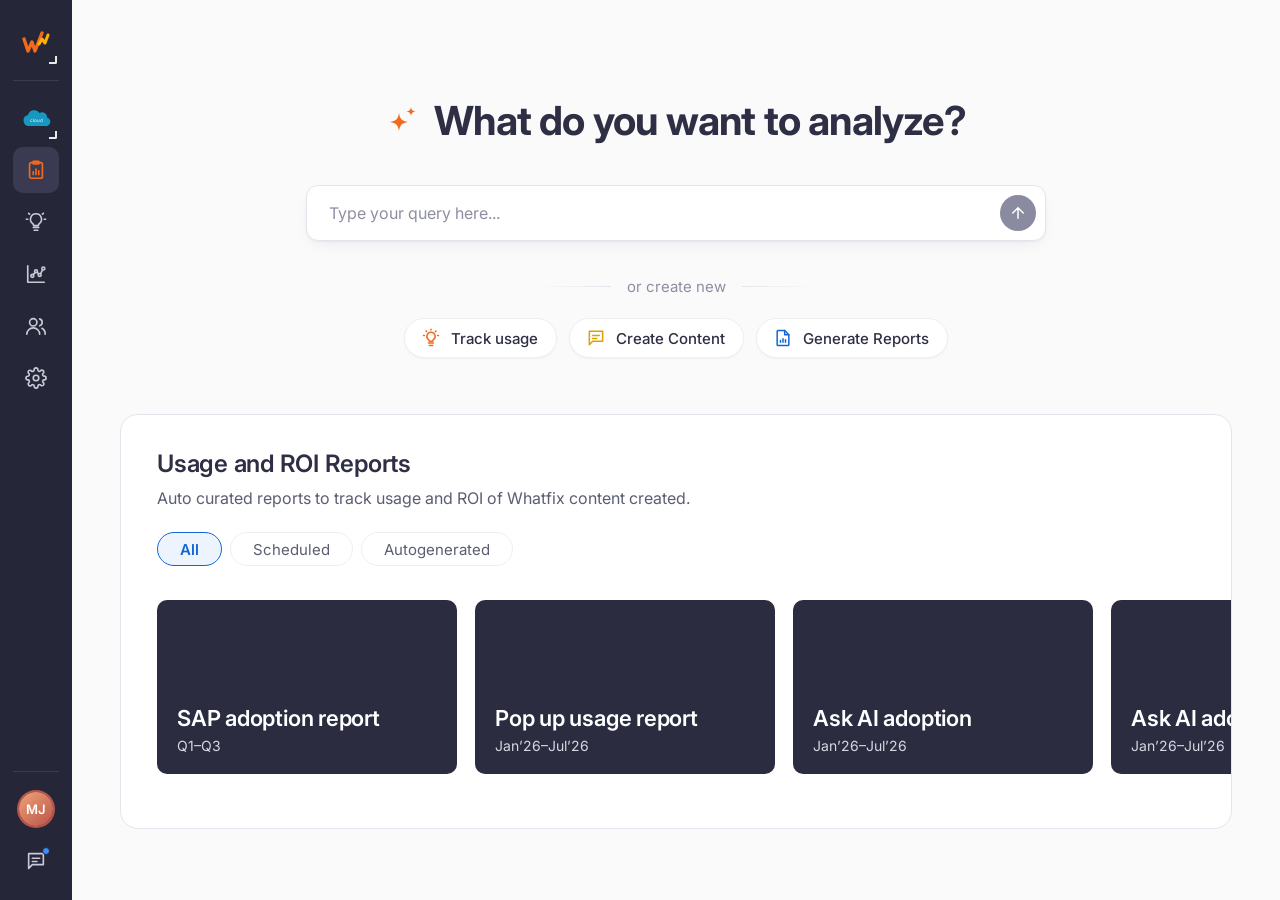
<file: analytics/index.html>
<!doctype html>
<html lang="en">
<head>
<meta charset="UTF-8" />
<meta name="viewport" content="width=device-width, initial-scale=1.0" />
<title>Analytics</title>
<link rel="preconnect" href="https://fonts.googleapis.com" />
<link rel="preconnect" href="https://fonts.gstatic.com" crossorigin />
<link href="https://fonts.googleapis.com/css2?family=Inter:wght@400;500;600;700&display=swap" rel="stylesheet" />
<style>
  :root{
    --rail:#252638;
    --rail-active:#3a3b52;
    --rail-icon:#c9cad6;
    --rail-line:#3b3c50;
    --bg:#fafafa;
    --surface:#ffffff;
    --ink:#2e2f45;
    --ink-soft:#5b5d72;
    --ink-faint:#8d8fa1;
    --line:#e4e5ec;
    --line-soft:#eeeff3;
    --card:#2b2c40;
    --card-hover:#35364d;
    --brand:#f26b1d;
    --accent:#1366d6;
    --accent-bg:#eef4fd;
    --send:#8a8aa0;
    --send-active:#2e2f45;
    --shadow-input:0 1px 2px rgba(30,31,50,.04), 0 6px 18px -8px rgba(30,31,50,.12);
    --font:"Inter", -apple-system, BlinkMacSystemFont, "Segoe UI", Roboto, Arial, sans-serif;
  }
  :root[data-theme="dark"]{
    --bg:#15161f; --surface:#1d1e2b; --ink:#ecedf4; --ink-soft:#b2b4c6; --ink-faint:#85879b;
    --line:#2f3042; --line-soft:#272836; --card:#2c2e45; --card-hover:#363852;
    --accent:#6ea6ff; --accent-bg:#1e2a40; --send-active:#ecedf4;
  }
  @media (prefers-color-scheme: dark){
    :root:not([data-theme="light"]){
      --bg:#15161f; --surface:#1d1e2b; --ink:#ecedf4; --ink-soft:#b2b4c6; --ink-faint:#85879b;
      --line:#2f3042; --line-soft:#272836; --card:#2c2e45; --card-hover:#363852;
      --accent:#6ea6ff; --accent-bg:#1e2a40; --send-active:#ecedf4;
    }
  }

  *{box-sizing:border-box;}
  html,body{margin:0; padding:0;}
  body{
    font-family:var(--font);
    background:var(--bg);
    color:var(--ink);
    -webkit-font-smoothing:antialiased;
    min-height:100vh;
  }
  button,input{font-family:inherit;}
  svg{display:block;}

  /* ---------- Left rail ---------- */
  .rail{
    position:fixed; inset:0 auto 0 0;
    width:72px;
    background:var(--rail);
    display:flex; flex-direction:column; align-items:center;
    padding:20px 0 16px;
    z-index:10;
  }
  .rail-group{display:flex; flex-direction:column; align-items:center; gap:6px; width:100%;}
  .rail-sep{width:46px; height:1px; background:var(--rail-line); margin:14px 0;}
  .rail-spacer{flex:1;}
  .rail-btn{
    position:relative;
    width:46px; height:46px;
    border:0; border-radius:10px;
    background:transparent;
    color:var(--rail-icon);
    display:grid; place-items:center;
    cursor:pointer;
    transition:background .15s, color .15s;
  }
  .rail-btn:hover{background:rgba(255,255,255,.06); color:#fff;}
  .rail-btn[aria-current="page"]{background:var(--rail-active); color:var(--brand);}
  .rail-btn:focus-visible{outline:2px solid var(--brand); outline-offset:2px;}
  .rail-btn .corner{
    position:absolute; right:2px; bottom:2px;
    width:8px; height:8px;
    border-right:2px solid #fff; border-bottom:2px solid #fff;
    border-bottom-right-radius:2px;
    opacity:.9;
  }
  .rail-btn .dot{
    position:absolute; top:9px; right:9px;
    width:8px; height:8px; border-radius:50%;
    background:#3b8cff; border:1.5px solid var(--rail);
  }
  .tip{
    position:absolute; left:58px; top:50%; transform:translateY(-50%);
    background:#11121c; color:#fff; font-size:12px; font-weight:500;
    padding:6px 9px; border-radius:6px; white-space:nowrap;
    pointer-events:none; opacity:0; transition:opacity .12s;
  }
  .rail-btn:hover .tip, .rail-btn:focus-visible .tip{opacity:1;}
  .avatar{
    width:34px; height:34px; border-radius:50%;
    background:linear-gradient(140deg,#f1a277,#b9544a);
    color:#fff; font-size:13px; font-weight:600;
    display:grid; place-items:center;
    box-shadow:0 0 0 2px #b9544a;
  }

  /* ---------- Main ---------- */
  main{
    margin-left:72px;
    padding:96px 48px 64px;
    max-width:1440px;
  }
  .hero{display:flex; flex-direction:column; align-items:center; text-align:center;}
  .hero h1{
    margin:0;
    display:flex; align-items:center; gap:14px;
    font-size:clamp(26px,3.4vw,40px);
    font-weight:700;
    letter-spacing:-.02em;
    color:var(--ink);
  }
  .hero h1 svg{color:var(--brand); flex:none;}

  .query{
    position:relative;
    width:100%; max-width:740px;
    margin-top:40px;
  }
  .query input{
    width:100%;
    height:56px;
    padding:0 64px 0 22px;
    border:1px solid var(--line);
    border-radius:12px;
    background:var(--surface);
    color:var(--ink);
    font-size:16px;
    box-shadow:var(--shadow-input);
    transition:border-color .15s, box-shadow .15s;
  }
  .query input::placeholder{color:var(--ink-faint);}
  .query input:focus{outline:none; border-color:#b9bbcc; box-shadow:0 0 0 4px rgba(46,47,69,.06), var(--shadow-input);}
  .send{
    position:absolute; right:10px; top:50%; transform:translateY(-50%);
    width:36px; height:36px; border-radius:50%; border:0;
    background:var(--send); color:#fff;
    display:grid; place-items:center;
    cursor:not-allowed;
    transition:background .15s, transform .15s;
  }
  .send.ready{background:var(--send-active); color:var(--bg); cursor:pointer;}
  .send.ready:hover{transform:translateY(-50%) scale(1.05);}
  .send:focus-visible{outline:2px solid var(--accent); outline-offset:2px;}

  .divider{
    display:flex; align-items:center; gap:16px;
    margin:36px 0 22px;
    color:var(--ink-faint); font-size:15px;
  }
  .divider::before,.divider::after{
    content:""; width:72px; height:1px;
    background:linear-gradient(90deg,transparent,var(--line));
  }
  .divider::after{background:linear-gradient(90deg,var(--line),transparent);}

  .actions{display:flex; flex-wrap:wrap; justify-content:center; gap:12px;}
  .chip{
    display:inline-flex; align-items:center; gap:10px;
    height:40px; padding:0 18px 0 16px;
    border:1px solid var(--line-soft); border-radius:999px;
    background:var(--surface);
    color:var(--ink);
    font-size:15px; font-weight:500;
    cursor:pointer;
    box-shadow:0 1px 2px rgba(30,31,50,.04);
    transition:border-color .15s, box-shadow .15s, transform .15s;
  }
  .chip:hover{border-color:var(--line); box-shadow:0 4px 12px -6px rgba(30,31,50,.2); transform:translateY(-1px);}
  .chip:focus-visible{outline:2px solid var(--accent); outline-offset:2px;}
  .chip .ic-track{color:var(--brand);}
  .chip .ic-content{color:#e0a100;}
  .chip .ic-report{color:var(--accent);}

  /* ---------- Reports panel ---------- */
  .reports{
    margin-top:56px;
    background:var(--surface);
    border:1px solid var(--line);
    border-radius:18px;
    padding:34px 0 48px 36px;
    overflow:hidden;
  }
  .reports h2{margin:0; font-size:24px; font-weight:600; letter-spacing:-.01em;}
  .reports p{margin:10px 0 0; color:var(--ink-soft); font-size:16px; padding-right:36px;}

  .tabs{display:flex; gap:8px; margin-top:24px; flex-wrap:wrap; padding-right:36px;}
  .tab{
    height:34px; padding:0 22px;
    border-radius:999px;
    border:1px solid var(--line-soft);
    background:var(--surface);
    color:var(--ink-soft);
    font-size:15px;
    cursor:pointer;
    transition:all .15s;
  }
  .tab:hover{color:var(--ink); border-color:var(--line);}
  .tab[aria-selected="true"]{border:1.5px solid var(--accent); color:var(--accent); font-weight:600; background:var(--accent-bg);}
  .tab:focus-visible{outline:2px solid var(--accent); outline-offset:2px;}

  .track{
    display:flex; gap:18px;
    margin-top:32px;
    overflow-x:auto;
    scroll-snap-type:x mandatory;
    scroll-padding-left:0;
    padding:2px 36px 6px 0;
    scrollbar-width:none;
  }
  .track::-webkit-scrollbar{display:none;}
  .card{
    flex:0 0 300px;
    height:174px;
    scroll-snap-align:start;
    border:0; border-radius:10px;
    background:var(--card);
    color:#fff;
    text-align:left;
    padding:20px;
    display:flex; flex-direction:column; justify-content:space-between;
    cursor:pointer;
    position:relative; overflow:hidden;
    transition:background .2s, transform .2s, box-shadow .2s;
  }
  .card:hover{background:var(--card-hover); transform:translateY(-2px); box-shadow:0 14px 26px -16px rgba(20,20,40,.6);}
  .card:focus-visible{outline:2px solid var(--accent); outline-offset:3px;}
  .card .badge{
    align-self:flex-start;
    font-size:11px; font-weight:600; letter-spacing:.04em; text-transform:uppercase;
    padding:4px 8px; border-radius:6px;
    background:rgba(255,255,255,.08); color:#c9cad9;
    opacity:0; transform:translateY(-4px);
    transition:opacity .2s, transform .2s;
  }
  .card:hover .badge, .card:focus-visible .badge{opacity:1; transform:none;}
  .card .title{font-size:22px; font-weight:600; letter-spacing:-.01em; line-height:1.2;}
  .card .range{margin-top:6px; font-size:14px; color:#d6d7e2;}
  .card.hide{display:none;}
  .empty{color:var(--ink-faint); font-size:15px; padding:40px 0; display:none;}

  .toast{
    position:fixed; left:50%; bottom:28px; transform:translate(-50%,20px);
    background:#1f2030; color:#fff; font-size:14px;
    padding:12px 18px; border-radius:10px;
    box-shadow:0 12px 30px -10px rgba(0,0,0,.4);
    opacity:0; pointer-events:none;
    transition:opacity .2s, transform .2s;
    max-width:calc(100% - 32px);
  }
  .toast.show{opacity:1; transform:translate(-50%,0);}

  @media (prefers-reduced-motion: reduce){
    *{transition:none !important;}
  }

  /* ---------- Small screens ---------- */
  @media (max-width:720px){
    .rail{width:56px; padding-top:14px;}
    .rail-btn{width:40px; height:40px;}
    .rail-sep{width:34px;}
    .tip{display:none;}
    main{margin-left:56px; padding:48px 16px 48px;}
    .hero h1{gap:10px;}
    .hero h1 svg{width:24px; height:24px;}
    .query{margin-top:28px;}
    .chip{font-size:14px; padding:0 14px;}
    .reports{padding:24px 0 28px 20px; margin-top:40px;}
    .reports p,.tabs{padding-right:20px;}
    .track{padding-right:20px;}
    .card{flex-basis:240px; height:150px;}
    .card .title{font-size:19px;}
  }
</style>
</head>
<body>

<nav class="rail" aria-label="Primary">
  <div class="rail-group">
    <button class="rail-btn" aria-label="Switch workspace">
      <svg width="28" height="24" viewBox="0 0 28 24" aria-hidden="true">
        <path d="M2 8l4 12 4-9 3 9L20 2" fill="none" stroke="#f26b1d" stroke-width="3.4" stroke-linecap="round" stroke-linejoin="round"/>
        <path d="M17 13l3-5 3 4 3-8" fill="none" stroke="#ffb100" stroke-width="3" stroke-linecap="round" stroke-linejoin="round"/>
      </svg>
      <span class="corner"></span>
      <span class="tip">Workspace</span>
    </button>
  </div>
  <div class="rail-sep"></div>
  <div class="rail-group">
    <button class="rail-btn" aria-label="Switch application">
      <svg width="30" height="20" viewBox="0 0 30 20" aria-hidden="true">
        <path d="M8 18a5.5 5.5 0 0 1-1-10.9A6.5 6.5 0 0 1 18.6 5a4.8 4.8 0 0 1 7.4 4.6A4.2 4.2 0 0 1 24 18Z" fill="#1798c1"/>
        <text x="15" y="13.5" text-anchor="middle" font-size="4.6" font-family="Inter,Arial" font-style="italic" fill="#fff">cloud</text>
      </svg>
      <span class="corner"></span>
      <span class="tip">Application</span>
    </button>
    <button class="rail-btn" aria-label="Analytics" aria-current="page" data-nav>
      <svg width="22" height="22" viewBox="0 0 24 24" fill="none" stroke="currentColor" stroke-width="1.8" stroke-linecap="round" stroke-linejoin="round" aria-hidden="true">
        <rect x="5" y="4" width="14" height="17" rx="2"/><path d="M9 2.5h6v3H9z"/><path d="M9 17v-3M12 17v-6M15 17v-4"/>
      </svg>
      <span class="tip">Analytics</span>
    </button>
    <button class="rail-btn" aria-label="Insights" data-nav>
      <svg width="22" height="22" viewBox="0 0 24 24" fill="none" stroke="currentColor" stroke-width="1.8" stroke-linecap="round" stroke-linejoin="round" aria-hidden="true">
        <path d="M9 18h6M10 21h4M12 3a6 6 0 0 0-3.6 10.8c.6.5 1 1.2 1 2V16h5.2v-.2c0-.8.4-1.5 1-2A6 6 0 0 0 12 3Z"/><path d="M3 9H1.5M22.5 9H21M5 3.5 4 2.5M19 3.5l1-1"/>
      </svg>
      <span class="tip">Insights</span>
    </button>
    <button class="rail-btn" aria-label="Trends" data-nav>
      <svg width="22" height="22" viewBox="0 0 24 24" fill="none" stroke="currentColor" stroke-width="1.8" stroke-linecap="round" stroke-linejoin="round" aria-hidden="true">
        <path d="M3 3v18h18"/><circle cx="8" cy="14" r="1.6"/><circle cx="12" cy="9" r="1.6"/><circle cx="16" cy="13" r="1.6"/><circle cx="20" cy="6" r="1.6"/><path d="m9 12.7 2-2.4M13.3 10l1.5 1.8M17 11.6l2.2-4.2"/>
      </svg>
      <span class="tip">Trends</span>
    </button>
    <button class="rail-btn" aria-label="Users" data-nav>
      <svg width="22" height="22" viewBox="0 0 24 24" fill="none" stroke="currentColor" stroke-width="1.8" stroke-linecap="round" stroke-linejoin="round" aria-hidden="true">
        <circle cx="9" cy="8" r="4"/><path d="M2 21a7 7 0 0 1 14 0"/><path d="M16 4.2a4 4 0 0 1 0 7.6M18.5 14.5A7 7 0 0 1 22 21"/>
      </svg>
      <span class="tip">Users</span>
    </button>
    <button class="rail-btn" aria-label="Settings" data-nav>
      <svg width="22" height="22" viewBox="0 0 24 24" fill="none" stroke="currentColor" stroke-width="1.8" stroke-linecap="round" stroke-linejoin="round" aria-hidden="true">
        <circle cx="12" cy="12" r="3"/><path d="M19.4 15a1.7 1.7 0 0 0 .3 1.8l.1.1a2 2 0 1 1-2.8 2.8l-.1-.1a1.7 1.7 0 0 0-1.8-.3 1.7 1.7 0 0 0-1 1.5V21a2 2 0 1 1-4 0v-.1a1.7 1.7 0 0 0-1.1-1.5 1.7 1.7 0 0 0-1.8.3l-.1.1a2 2 0 1 1-2.8-2.8l.1-.1a1.7 1.7 0 0 0 .3-1.8 1.7 1.7 0 0 0-1.5-1H3a2 2 0 1 1 0-4h.1a1.7 1.7 0 0 0 1.5-1.1 1.7 1.7 0 0 0-.3-1.8l-.1-.1a2 2 0 1 1 2.8-2.8l.1.1a1.7 1.7 0 0 0 1.8.3H9a1.7 1.7 0 0 0 1-1.5V3a2 2 0 1 1 4 0v.1a1.7 1.7 0 0 0 1 1.5 1.7 1.7 0 0 0 1.8-.3l.1-.1a2 2 0 1 1 2.8 2.8l-.1.1a1.7 1.7 0 0 0-.3 1.8V9a1.7 1.7 0 0 0 1.5 1H21a2 2 0 1 1 0 4h-.1a1.7 1.7 0 0 0-1.5 1Z"/>
      </svg>
      <span class="tip">Settings</span>
    </button>
  </div>

  <div class="rail-spacer"></div>
  <div class="rail-sep"></div>
  <div class="rail-group">
    <button class="rail-btn" aria-label="Profile">
      <span class="avatar">MJ</span>
      <span class="tip">Profile</span>
    </button>
    <button class="rail-btn" aria-label="Messages, 1 unread">
      <svg width="22" height="22" viewBox="0 0 24 24" fill="none" stroke="currentColor" stroke-width="1.8" stroke-linecap="round" stroke-linejoin="round" aria-hidden="true">
        <path d="M4 4h16v12H8l-4 4Z"/><path d="M8 9h8M8 12.5h5"/>
      </svg>
      <span class="dot"></span>
      <span class="tip">Messages</span>
    </button>
  </div>
</nav>

<main>
  <section class="hero">
    <h1>
      <svg width="34" height="34" viewBox="0 0 34 34" aria-hidden="true">
        <path d="M13 9c.9 6 3 8.1 9 9-6 .9-8.1 3-9 9-.9-6-3-8.1-9-9 6-.9 8.1-3 9-9Z" fill="currentColor"/>
        <path d="M25 3c.45 3 1.5 4.05 4.5 4.5-3 .45-4.05 1.5-4.5 4.5-.45-3-1.5-4.05-4.5-4.5 3-.45 4.05-1.5 4.5-4.5Z" fill="currentColor"/>
      </svg>
      What do you want to analyze?
    </h1>

    <form class="query" id="queryForm" autocomplete="off">
      <label for="q" class="sr-only" style="position:absolute;width:1px;height:1px;overflow:hidden;clip:rect(0 0 0 0);">Query</label>
      <input id="q" type="text" placeholder="Type your query here..." />
      <button class="send" id="send" type="submit" aria-label="Submit query" disabled>
        <svg width="18" height="18" viewBox="0 0 24 24" fill="none" stroke="currentColor" stroke-width="2" stroke-linecap="round" stroke-linejoin="round" aria-hidden="true"><path d="M12 19V5M5 12l7-7 7 7"/></svg>
      </button>
    </form>

    <div class="divider">or create new</div>

    <div class="actions">
      <button class="chip" data-action="Track usage">
        <svg class="ic-track" width="20" height="20" viewBox="0 0 24 24" fill="none" stroke="currentColor" stroke-width="1.8" stroke-linecap="round" stroke-linejoin="round" aria-hidden="true"><path d="M9 18h6M10 21h4M12 5a5 5 0 0 0-3 9c.6.5 1 1.2 1 2h4c0-.8.4-1.5 1-2a5 5 0 0 0-3-9Z"/><path d="M12 1.5V2.5M4 9H3M21 9h-1M6 3.5l.8.8M18 3.5l-.8.8"/></svg>
        Track usage
      </button>
      <button class="chip" data-action="Create Content">
        <svg class="ic-content" width="20" height="20" viewBox="0 0 24 24" fill="none" stroke="currentColor" stroke-width="1.8" stroke-linecap="round" stroke-linejoin="round" aria-hidden="true"><path d="M4 4h16v12H8l-4 4Z"/><path d="M8 9h8M8 12.5h5"/></svg>
        Create Content
      </button>
      <button class="chip" data-action="Generate Reports">
        <svg class="ic-report" width="20" height="20" viewBox="0 0 24 24" fill="none" stroke="currentColor" stroke-width="1.8" stroke-linecap="round" stroke-linejoin="round" aria-hidden="true"><path d="M14 3H6a1 1 0 0 0-1 1v16a1 1 0 0 0 1 1h12a1 1 0 0 0 1-1V8Z"/><path d="M14 3v5h5M9 17v-2M12 17v-4M15 17v-3"/></svg>
        Generate Reports
      </button>
    </div>
  </section>

  <section class="reports" aria-labelledby="reportsTitle">
    <h2 id="reportsTitle">Usage and ROI Reports</h2>
    <p>Auto curated reports to track usage and ROI of Whatfix content created.</p>

    <div class="tabs" role="tablist" aria-label="Report filter">
      <button class="tab" role="tab" aria-selected="true" data-filter="all">All</button>
      <button class="tab" role="tab" aria-selected="false" data-filter="scheduled">Scheduled</button>
      <button class="tab" role="tab" aria-selected="false" data-filter="auto">Autogenerated</button>
    </div>

    <div class="track" id="track" role="tabpanel"></div>
    <div class="empty" id="empty">No reports in this view yet.</div>
  </section>
</main>

<div class="toast" id="toast" role="status" aria-live="polite"></div>

<script>
  const reports = [
    { title: "SAP adoption report",     range: "Q1–Q3",           type: "scheduled" },
    { title: "Pop up usage report",     range: "Jan’26–Jul’26",   type: "auto" },
    { title: "Ask AI adoption",         range: "Jan’26–Jul’26",   type: "auto" },
    { title: "Ask AI adoption",         range: "Jan’26–Jul’26",   type: "scheduled" },
    { title: "Flow completion report",  range: "Apr’26–Sep’26",   type: "auto" },
    { title: "Self-help engagement",    range: "Last 90 days",    type: "scheduled" },
  ];
  const labels = { scheduled: "Scheduled", auto: "Autogenerated" };

  const track = document.getElementById("track");
  const empty = document.getElementById("empty");
  const toast = document.getElementById("toast");
  let toastTimer;

  function showToast(msg){
    toast.textContent = msg;
    toast.classList.add("show");
    clearTimeout(toastTimer);
    toastTimer = setTimeout(() => toast.classList.remove("show"), 2200);
  }

  reports.forEach(r => {
    const card = document.createElement("button");
    card.className = "card";
    card.dataset.type = r.type;
    card.innerHTML = `<span class="badge">${labels[r.type]}</span>
      <span><div class="title">${r.title}</div><div class="range">${r.range}</div></span>`;
    card.addEventListener("click", () => showToast(`Opening “${r.title}” · ${r.range}`));
    track.appendChild(card);
  });

  // Filter tabs
  document.querySelectorAll(".tab").forEach(tab => {
    tab.addEventListener("click", () => {
      document.querySelectorAll(".tab").forEach(t => t.setAttribute("aria-selected", t === tab));
      const f = tab.dataset.filter;
      let shown = 0;
      track.querySelectorAll(".card").forEach(c => {
        const hit = f === "all" || c.dataset.type === f;
        c.classList.toggle("hide", !hit);
        if (hit) shown++;
      });
      empty.style.display = shown ? "none" : "block";
      track.scrollTo({ left: 0, behavior: "smooth" });
    });
  });

  // Query box
  const q = document.getElementById("q");
  const send = document.getElementById("send");
  q.addEventListener("input", () => {
    const ok = q.value.trim().length > 0;
    send.disabled = !ok;
    send.classList.toggle("ready", ok);
  });
  document.getElementById("queryForm").addEventListener("submit", e => {
    e.preventDefault();
    const v = q.value.trim();
    if (!v) return;
    showToast(`Analyzing: “${v}”`);
    q.value = "";
    q.dispatchEvent(new Event("input"));
  });

  // Quick actions
  document.querySelectorAll(".chip").forEach(chip =>
    chip.addEventListener("click", () => showToast(`${chip.dataset.action} — coming soon`))
  );

  // Rail nav
  document.querySelectorAll("[data-nav]").forEach(btn =>
    btn.addEventListener("click", () => {
      document.querySelectorAll("[data-nav]").forEach(b => b.removeAttribute("aria-current"));
      btn.setAttribute("aria-current", "page");
    })
  );

  // Drag-to-scroll the report carousel on desktop
  let down = false, startX = 0, startLeft = 0, moved = false;
  track.addEventListener("pointerdown", e => {
    if (e.pointerType !== "mouse") return;
    down = true; moved = false; startX = e.clientX; startLeft = track.scrollLeft;
  });
  window.addEventListener("pointermove", e => {
    if (!down) return;
    const dx = e.clientX - startX;
    if (Math.abs(dx) > 4) { moved = true; track.style.scrollSnapType = "none"; }
    track.scrollLeft = startLeft - dx;
  });
  window.addEventListener("pointerup", () => { down = false; track.style.scrollSnapType = ""; });
  track.addEventListener("click", e => { if (moved) { e.stopPropagation(); e.preventDefault(); moved = false; } }, true);
</script>
</body>
</html>
</file>
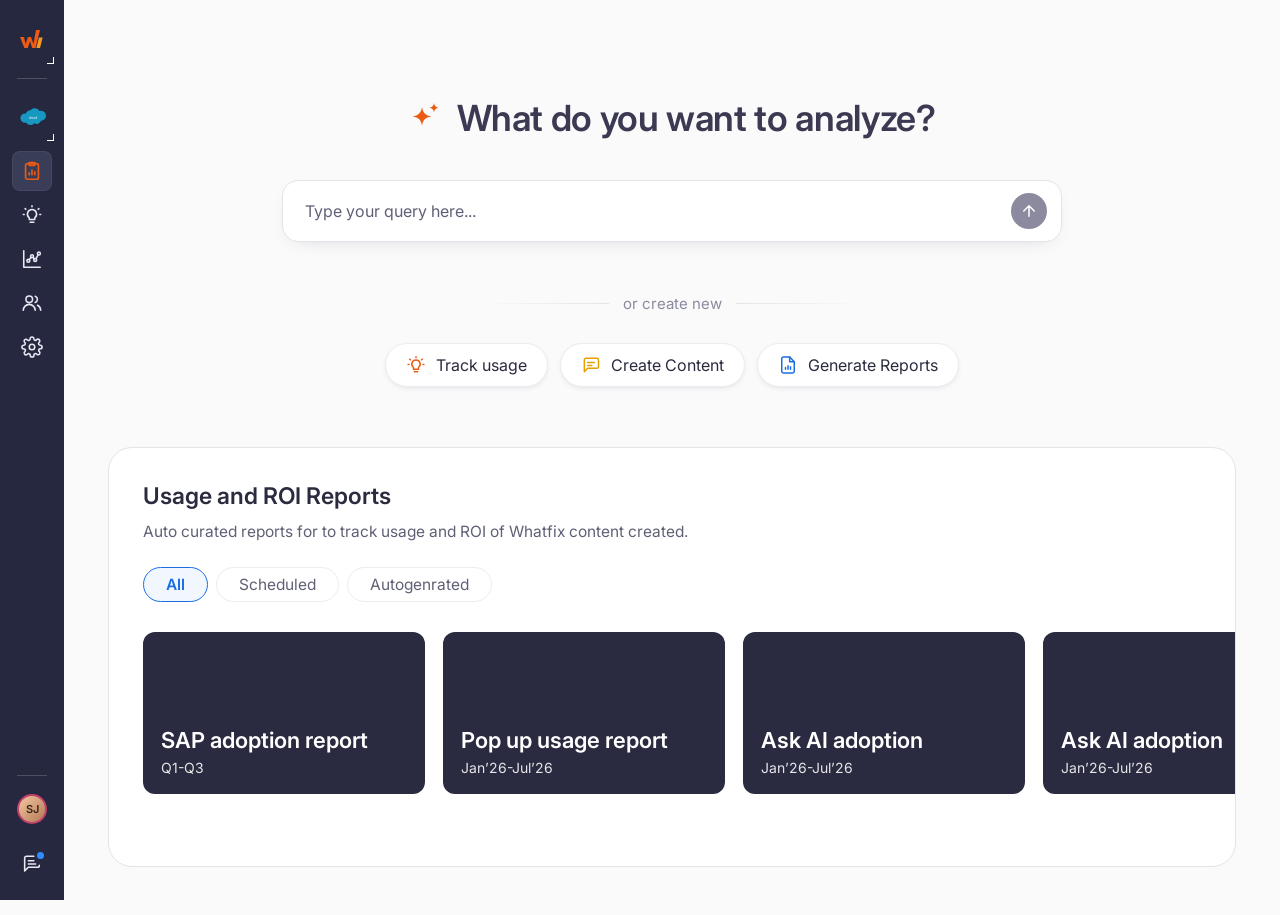
<file: analytics.html>
<!doctype html>
<html lang="en">
<head>
<meta charset="UTF-8" />
<meta name="viewport" content="width=device-width, initial-scale=1.0" />
<title>Analytics</title>
<link rel="preconnect" href="https://fonts.googleapis.com" />
<link rel="preconnect" href="https://fonts.gstatic.com" crossorigin />
<link href="https://fonts.googleapis.com/css2?family=Inter:wght@400;500;600;700&display=swap" rel="stylesheet" />
<style>
  :root{
    --rail:#262840;
    --rail-active:#3a3d58;
    --rail-icon:#e7e8f2;
    --page:#fafafa;
    --paper:#ffffff;
    --ink-900:#3b3a52;
    --ink-800:#2a2b3f;
    --ink-600:#5f6075;
    --ink-400:#8a8b9e;
    --line:#e3e3ea;
    --line-soft:#ececf2;
    --brand:#ec5b13;
    --blue:#1a6fe0;
    --blue-bg:#f2f7ff;
    --amber:#e6a100;
    --card:#2a2b40;
    --card-hover:#34364f;
    --send:#8b8a9f;
    --send-active:#ec5b13;
    --radius-xl:24px;
    --radius-lg:16px;
    --radius-pill:999px;
    --font:"Inter",-apple-system,BlinkMacSystemFont,"Segoe UI",Roboto,Arial,sans-serif;
  }
  @media (prefers-color-scheme: dark){
    :root:not([data-theme="light"]){
      --page:#14151f; --paper:#1b1c29; --ink-900:#ececf5; --ink-800:#f4f4fa;
      --ink-600:#b3b4c6; --ink-400:#8a8ba0; --line:#2d2e40; --line-soft:#26273a;
      --blue-bg:#16233b; --card:#2b2d46; --card-hover:#363957; --rail:#10111a; --rail-active:#262840;
    }
  }
  :root[data-theme="dark"]{
    --page:#14151f; --paper:#1b1c29; --ink-900:#ececf5; --ink-800:#f4f4fa;
    --ink-600:#b3b4c6; --ink-400:#8a8ba0; --line:#2d2e40; --line-soft:#26273a;
    --blue-bg:#16233b; --card:#2b2d46; --card-hover:#363957; --rail:#10111a; --rail-active:#262840;
  }

  *{box-sizing:border-box}
  html,body{margin:0;height:100%}
  body{font-family:var(--font);background:var(--page);color:var(--ink-800);-webkit-font-smoothing:antialiased}
  button{font:inherit;color:inherit;cursor:pointer}
  svg{display:block}

  .app{display:flex;min-height:100vh}

  /* ---------- Side rail ---------- */
  .rail{
    position:sticky;top:0;height:100vh;flex:0 0 64px;background:var(--rail);
    display:flex;flex-direction:column;align-items:center;padding:20px 0 16px;gap:4px;
  }
  .rail .brand,.rail .app-switch{position:relative;width:40px;height:40px;display:grid;place-items:center;border-radius:10px;background:none;border:0}
  .rail .corner{position:absolute;right:-2px;bottom:-4px;width:7px;height:7px;border-right:1.5px solid #fff;border-bottom:1.5px solid #fff}
  .rail .sep{width:30px;height:1px;background:rgba(255,255,255,.18);margin:14px 0}
  .rail .nav{display:flex;flex-direction:column;gap:4px;margin-top:10px}
  .rail .nav button{
    width:40px;height:40px;border:0;border-radius:8px;background:none;color:var(--rail-icon);
    display:grid;place-items:center;transition:background .15s;
  }
  .rail .nav button:hover{background:rgba(255,255,255,.08)}
  .rail .nav button[aria-current="page"]{background:var(--rail-active);color:var(--brand);box-shadow:inset 0 0 0 1px rgba(255,255,255,.06)}
  .rail .spacer{flex:1}
  .rail .avatar{width:30px;height:30px;border-radius:50%;border:2px solid #c2416b;background:linear-gradient(135deg,#f4c7a1,#b27a55);display:grid;place-items:center;font-size:11px;font-weight:600;color:#3b2417}
  .rail .chat{position:relative;margin-top:16px;width:40px;height:40px;border:0;background:none;color:var(--rail-icon);display:grid;place-items:center}
  .rail .chat .dot{position:absolute;top:8px;right:8px;width:7px;height:7px;border-radius:50%;background:#2f8cff}

  /* ---------- Main ---------- */
  main{flex:1;min-width:0;padding:96px 44px 48px}
  .hero{max-width:780px;margin:0 auto;text-align:center}
  .hero h1{
    margin:0 0 40px;font-size:clamp(24px,3.4vw,36px);font-weight:600;letter-spacing:-.01em;color:var(--ink-900);
    display:inline-flex;align-items:center;gap:14px;
  }
  .query{
    position:relative;display:flex;align-items:center;background:var(--paper);
    border:1px solid var(--line);border-radius:var(--radius-lg);padding:10px 14px 10px 22px;
    box-shadow:0 6px 20px -14px rgba(40,40,70,.35);transition:border-color .15s,box-shadow .15s;
  }
  .query:focus-within{border-color:#c9c8d8;box-shadow:0 8px 26px -14px rgba(40,40,70,.45)}
  .query input{flex:1;min-width:0;border:0;outline:0;background:none;font:inherit;font-size:16px;color:var(--ink-800);padding:10px 0}
  .query input::placeholder{color:var(--ink-600)}
  .send{
    flex:0 0 36px;height:36px;border-radius:50%;border:0;background:var(--send);color:#fff;
    display:grid;place-items:center;transition:background .15s,transform .1s;
  }
  .send:not(:disabled):hover{transform:translateY(-1px)}
  .query.has-text .send{background:var(--send-active)}
  .send:disabled{cursor:default}

  .divider{display:flex;align-items:center;justify-content:center;gap:14px;margin:52px auto 30px;color:var(--ink-400);font-size:15px;max-width:380px}
  .divider::before,.divider::after{content:"";flex:1;height:1px;background:linear-gradient(90deg,transparent,var(--line))}
  .divider::after{background:linear-gradient(90deg,var(--line),transparent)}

  .quick{display:flex;flex-wrap:wrap;justify-content:center;gap:12px}
  .quick button{
    display:inline-flex;align-items:center;gap:10px;padding:11px 20px;border-radius:var(--radius-pill);
    border:1px solid var(--line-soft);background:var(--paper);color:var(--ink-800);font-size:16px;
    box-shadow:0 2px 6px -3px rgba(40,40,70,.2);transition:border-color .15s,transform .1s;
  }
  .quick button:hover{border-color:#cfcfdc;transform:translateY(-1px)}

  /* ---------- Reports panel ---------- */
  .reports{
    margin:60px auto 0;max-width:1240px;background:var(--paper);border:1px solid var(--line);
    border-radius:var(--radius-xl);padding:34px 0 72px 34px;overflow:hidden;
  }
  .reports h2{margin:0 0 12px;font-size:23px;font-weight:600;color:var(--ink-800)}
  .reports p{margin:0 0 26px;color:var(--ink-600);font-size:15.5px}
  .tabs{display:flex;gap:8px;margin-bottom:30px;flex-wrap:wrap;padding-right:34px}
  .tabs button{
    padding:7px 22px;border-radius:var(--radius-pill);border:1px solid var(--line-soft);background:var(--paper);
    color:var(--ink-600);font-size:15.5px;transition:all .15s;
  }
  .tabs button:hover{color:var(--ink-800)}
  .tabs button[aria-selected="true"]{border:1.5px solid var(--blue);color:var(--blue);background:var(--blue-bg);font-weight:600}

  .cards{
    display:flex;gap:18px;overflow-x:auto;scroll-snap-type:x mandatory;padding-right:34px;
    scrollbar-width:none;
  }
  .cards::-webkit-scrollbar{display:none}
  .card{
    flex:0 0 282px;height:162px;border-radius:12px;background:var(--card);color:#fff;
    padding:18px;display:flex;flex-direction:column;justify-content:flex-end;scroll-snap-align:start;
    border:0;text-align:left;position:relative;transition:background .15s,transform .15s;
  }
  .card:hover{background:var(--card-hover);transform:translateY(-2px)}
  .card .tag{
    position:absolute;top:14px;left:18px;font-size:11.5px;font-weight:500;letter-spacing:.02em;
    color:rgba(255,255,255,.7);display:inline-flex;align-items:center;gap:6px;
  }
  .card .tag::before{content:"";width:6px;height:6px;border-radius:50%;background:var(--tag,#7fd3a4)}
  .card h3{margin:0 0 6px;font-size:22px;font-weight:600;line-height:1.2}
  .card span{font-size:14px;color:rgba(255,255,255,.88)}
  .empty{color:var(--ink-400);font-size:15px;padding:40px 0}

  .toast{
    position:fixed;left:50%;bottom:28px;transform:translate(-50%,20px);opacity:0;pointer-events:none;
    background:var(--ink-800);color:var(--paper);padding:10px 18px;border-radius:10px;font-size:14px;
    transition:all .25s;max-width:calc(100vw - 32px);
  }
  .toast.show{opacity:1;transform:translate(-50%,0)}

  @media (max-width:720px){
    .rail{flex-basis:52px;padding-top:14px}
    .rail .nav button,.rail .brand,.rail .app-switch{width:36px;height:36px}
    main{padding:56px 16px 32px}
    .hero h1{gap:10px;margin-bottom:28px}
    .quick button{font-size:14.5px;padding:9px 16px}
    .reports{padding:24px 0 40px 20px;border-radius:18px}
    .tabs,.cards{padding-right:20px}
    .card{flex-basis:240px;height:140px}
    .card h3{font-size:19px}
  }
</style>
</head>
<body>
<div class="app">
  <!-- Side rail -->
  <nav class="rail" aria-label="Primary">
    <button class="brand" aria-label="Home">
      <svg width="28" height="24" viewBox="0 0 28 24" aria-hidden="true">
        <path d="M2 9h4l1.6 7L10 9h3l2.4 7L18 2h4l-4.4 18h-3.4L12 13.2 9.8 20H6.4z" fill="#ec5b13"/>
        <path d="M21 9.5h3.6L22 20h-3.6z" fill="#f59a23"/>
      </svg>
      <span class="corner"></span>
    </button>
    <div class="sep"></div>
    <button class="app-switch" aria-label="Switch application">
      <svg width="30" height="21" viewBox="0 0 30 21" aria-hidden="true">
        <path d="M12.4 3.2A5.6 5.6 0 0 1 21.6 4a5 5 0 0 1 6.4 4.8 5 5 0 0 1-5 5H23a4.6 4.6 0 0 1-6.8 2.4A5 5 0 0 1 8 15.6a4.6 4.6 0 0 1-5.6-4.5A4.6 4.6 0 0 1 7.8 6.6a5.4 5.4 0 0 1 4.6-3.4z" fill="#1798c1"/>
        <text x="15" y="11.6" text-anchor="middle" font-size="3.6" fill="#fff" font-family="Arial">cloud</text>
      </svg>
      <span class="corner"></span>
    </button>
    <div class="nav">
      <button aria-current="page" aria-label="Analytics">
        <svg width="22" height="22" viewBox="0 0 24 24" fill="none" stroke="currentColor" stroke-width="1.8" stroke-linecap="round" stroke-linejoin="round" aria-hidden="true"><rect x="5" y="4" width="14" height="17" rx="2"/><path d="M9 2.8h6v3H9zM9 16v-2M12 16v-5M15 16v-3"/></svg>
      </button>
      <button aria-label="Insights">
        <svg width="22" height="22" viewBox="0 0 24 24" fill="none" stroke="currentColor" stroke-width="1.7" stroke-linecap="round" stroke-linejoin="round" aria-hidden="true"><path d="M9 17h6M10 20h4M12 6a5 5 0 0 0-3 9v2h6v-2a5 5 0 0 0-3-9zM12 2v1M4.5 5l.8.8M19.5 5l-.8.8M2.5 11.5h1M20.5 11.5h1"/></svg>
      </button>
      <button aria-label="Trends">
        <svg width="22" height="22" viewBox="0 0 24 24" fill="none" stroke="currentColor" stroke-width="1.7" stroke-linecap="round" stroke-linejoin="round" aria-hidden="true"><path d="M3 3v18h18"/><circle cx="8" cy="14" r="1.6"/><circle cx="12" cy="9" r="1.6"/><circle cx="15.5" cy="13" r="1.6"/><circle cx="19.5" cy="6" r="1.6"/><path d="M9 12.6l2-2.3M13.2 10.2l1.2 1.5M16.4 11.6l2.3-4"/></svg>
      </button>
      <button aria-label="Users">
        <svg width="22" height="22" viewBox="0 0 24 24" fill="none" stroke="currentColor" stroke-width="1.7" stroke-linecap="round" stroke-linejoin="round" aria-hidden="true"><circle cx="9" cy="8" r="3.6"/><path d="M2.5 20a6.5 6.5 0 0 1 13 0M15.5 4.6a3.6 3.6 0 0 1 0 6.8M18 14.4a6.5 6.5 0 0 1 3.5 5.6"/></svg>
      </button>
      <button aria-label="Settings">
        <svg width="22" height="22" viewBox="0 0 24 24" fill="none" stroke="currentColor" stroke-width="1.7" stroke-linecap="round" stroke-linejoin="round" aria-hidden="true"><circle cx="12" cy="12" r="3"/><path d="M19.4 15a1.7 1.7 0 0 0 .3 1.8l.1.1a2 2 0 1 1-2.8 2.8l-.1-.1a1.7 1.7 0 0 0-1.8-.3 1.7 1.7 0 0 0-1 1.5V21a2 2 0 1 1-4 0v-.1a1.7 1.7 0 0 0-1.1-1.5 1.7 1.7 0 0 0-1.8.3l-.1.1a2 2 0 1 1-2.8-2.8l.1-.1a1.7 1.7 0 0 0 .3-1.8 1.7 1.7 0 0 0-1.5-1H3a2 2 0 1 1 0-4h.1a1.7 1.7 0 0 0 1.5-1.1 1.7 1.7 0 0 0-.3-1.8l-.1-.1a2 2 0 1 1 2.8-2.8l.1.1a1.7 1.7 0 0 0 1.8.3H9a1.7 1.7 0 0 0 1-1.5V3a2 2 0 1 1 4 0v.1a1.7 1.7 0 0 0 1 1.5 1.7 1.7 0 0 0 1.8-.3l.1-.1a2 2 0 1 1 2.8 2.8l-.1.1a1.7 1.7 0 0 0-.3 1.8V9a1.7 1.7 0 0 0 1.5 1H21a2 2 0 1 1 0 4h-.1a1.7 1.7 0 0 0-1.5 1z"/></svg>
      </button>
    </div>
    <div class="spacer"></div>
    <div class="sep"></div>
    <div class="avatar" aria-label="Profile">SJ</div>
    <button class="chat" aria-label="Messages">
      <svg width="22" height="22" viewBox="0 0 24 24" fill="none" stroke="currentColor" stroke-width="1.7" stroke-linecap="round" stroke-linejoin="round" aria-hidden="true"><path d="M20 13.5a2 2 0 0 1-2 2H8l-4 4V5.5a2 2 0 0 1 2-2h8"/><path d="M8 8.5h6M8 12h8"/></svg>
      <span class="dot"></span>
    </button>
  </nav>

  <main>
    <section class="hero">
      <h1>
        <svg width="34" height="34" viewBox="0 0 34 34" aria-hidden="true">
          <path d="M13 6c.9 6 3.4 8.5 9.4 9.4-6 .9-8.5 3.4-9.4 9.4-.9-6-3.4-8.5-9.4-9.4C9.6 14.5 12.1 12 13 6z" fill="#ec5b13"/>
          <path d="M25 2c.45 3 1.7 4.25 4.7 4.7-3 .45-4.25 1.7-4.7 4.7-.45-3-1.7-4.25-4.7-4.7 3-.45 4.25-1.7 4.7-4.7z" fill="#ec5b13"/>
        </svg>
        What do you want to analyze?
      </h1>

      <form class="query" id="queryForm" autocomplete="off">
        <input id="queryInput" type="text" placeholder="Type your query here..." aria-label="Query" />
        <button class="send" id="sendBtn" type="submit" aria-label="Submit query" disabled>
          <svg width="18" height="18" viewBox="0 0 24 24" fill="none" stroke="currentColor" stroke-width="2" stroke-linecap="round" stroke-linejoin="round" aria-hidden="true"><path d="M12 19V5M5 12l7-7 7 7"/></svg>
        </button>
      </form>

      <div class="divider">or create new</div>

      <div class="quick">
        <button type="button" data-prompt="Track usage of ">
          <svg width="20" height="20" viewBox="0 0 24 24" fill="none" stroke="#ec5b13" stroke-width="1.8" stroke-linecap="round" stroke-linejoin="round" aria-hidden="true"><path d="M9 17h6M10 20h4M12 6a5 5 0 0 0-3 9v2h6v-2a5 5 0 0 0-3-9zM12 2v1M4.5 5l.8.8M19.5 5l-.8.8M2.5 11.5h1M20.5 11.5h1"/></svg>
          Track usage
        </button>
        <button type="button" data-prompt="Create content for ">
          <svg width="20" height="20" viewBox="0 0 24 24" fill="none" stroke="#e6a100" stroke-width="1.8" stroke-linecap="round" stroke-linejoin="round" aria-hidden="true"><path d="M21 14a2 2 0 0 1-2 2H8l-4 4V6a2 2 0 0 1 2-2h13a2 2 0 0 1 2 2z"/><path d="M8 9h8M8 12.5h5"/></svg>
          Create Content
        </button>
        <button type="button" data-prompt="Generate a report on ">
          <svg width="20" height="20" viewBox="0 0 24 24" fill="none" stroke="#1a6fe0" stroke-width="1.8" stroke-linecap="round" stroke-linejoin="round" aria-hidden="true"><path d="M14 2.5H6.5a2 2 0 0 0-2 2v15a2 2 0 0 0 2 2h11a2 2 0 0 0 2-2V8z"/><path d="M14 2.5V8h5.5M9 17v-2M12 17v-4M15 17v-3"/></svg>
          Generate Reports
        </button>
      </div>
    </section>

    <section class="reports" aria-labelledby="reportsTitle">
      <h2 id="reportsTitle">Usage and ROI Reports</h2>
      <p>Auto curated reports for to track usage and ROI of Whatfix content created.</p>

      <div class="tabs" role="tablist">
        <button role="tab" aria-selected="true" data-filter="all">All</button>
        <button role="tab" aria-selected="false" data-filter="scheduled">Scheduled</button>
        <button role="tab" aria-selected="false" data-filter="auto">Autogenrated</button>
      </div>

      <div class="cards" id="cards"></div>
    </section>
  </main>
</div>

<div class="toast" id="toast" role="status" aria-live="polite"></div>

<script>
  const reports = [
    { title: "SAP adoption report",  range: "Q1-Q3",         type: "scheduled" },
    { title: "Pop up usage report",  range: "Jan’26-Jul’26", type: "auto" },
    { title: "Ask AI adoption",      range: "Jan’26-Jul’26", type: "auto" },
    { title: "Ask AI adoption",      range: "Jan’26-Jul’26", type: "scheduled" },
    { title: "Task list completion", range: "Apr’26-Sep’26", type: "auto" },
    { title: "Onboarding flow ROI",  range: "FY26",          type: "scheduled" }
  ];

  const cardsEl = document.getElementById("cards");
  const toastEl = document.getElementById("toast");
  let toastTimer;

  function toast(msg){
    toastEl.textContent = msg;
    toastEl.classList.add("show");
    clearTimeout(toastTimer);
    toastTimer = setTimeout(() => toastEl.classList.remove("show"), 2200);
  }

  function renderCards(filter){
    const list = reports.filter(r => filter === "all" || r.type === filter);
    cardsEl.innerHTML = list.length ? "" : '<div class="empty">No reports yet.</div>';
    list.forEach(r => {
      const b = document.createElement("button");
      b.className = "card";
      b.type = "button";
      if (filter !== "all") {
        b.style.setProperty("--tag", r.type === "scheduled" ? "#7fb3ff" : "#7fd3a4");
        b.innerHTML = `<div class="tag">${r.type === "scheduled" ? "Scheduled" : "Autogenerated"}</div>`;
      }
      b.insertAdjacentHTML("beforeend", `<h3></h3><span></span>`);
      b.querySelector("h3").textContent = r.title;
      b.querySelector("span").textContent = r.range;
      b.addEventListener("click", () => toast(`Opening “${r.title}” · ${r.range}`));
      cardsEl.appendChild(b);
    });
    cardsEl.scrollLeft = 0;
  }

  document.querySelectorAll(".tabs button").forEach(tab => {
    tab.addEventListener("click", () => {
      document.querySelectorAll(".tabs button").forEach(t => t.setAttribute("aria-selected", t === tab));
      renderCards(tab.dataset.filter);
    });
  });

  const form = document.getElementById("queryForm");
  const input = document.getElementById("queryInput");
  const send = document.getElementById("sendBtn");

  function syncSend(){
    const has = input.value.trim().length > 0;
    send.disabled = !has;
    form.classList.toggle("has-text", has);
  }
  input.addEventListener("input", syncSend);

  form.addEventListener("submit", e => {
    e.preventDefault();
    const q = input.value.trim();
    if (!q) return;
    toast(`Analyzing: “${q}”`);
    input.value = "";
    syncSend();
  });

  document.querySelectorAll(".quick button").forEach(btn => {
    btn.addEventListener("click", () => {
      input.value = btn.dataset.prompt;
      syncSend();
      input.focus();
      input.setSelectionRange(input.value.length, input.value.length);
    });
  });

  renderCards("all");
</script>
</body>
</html>
</file>
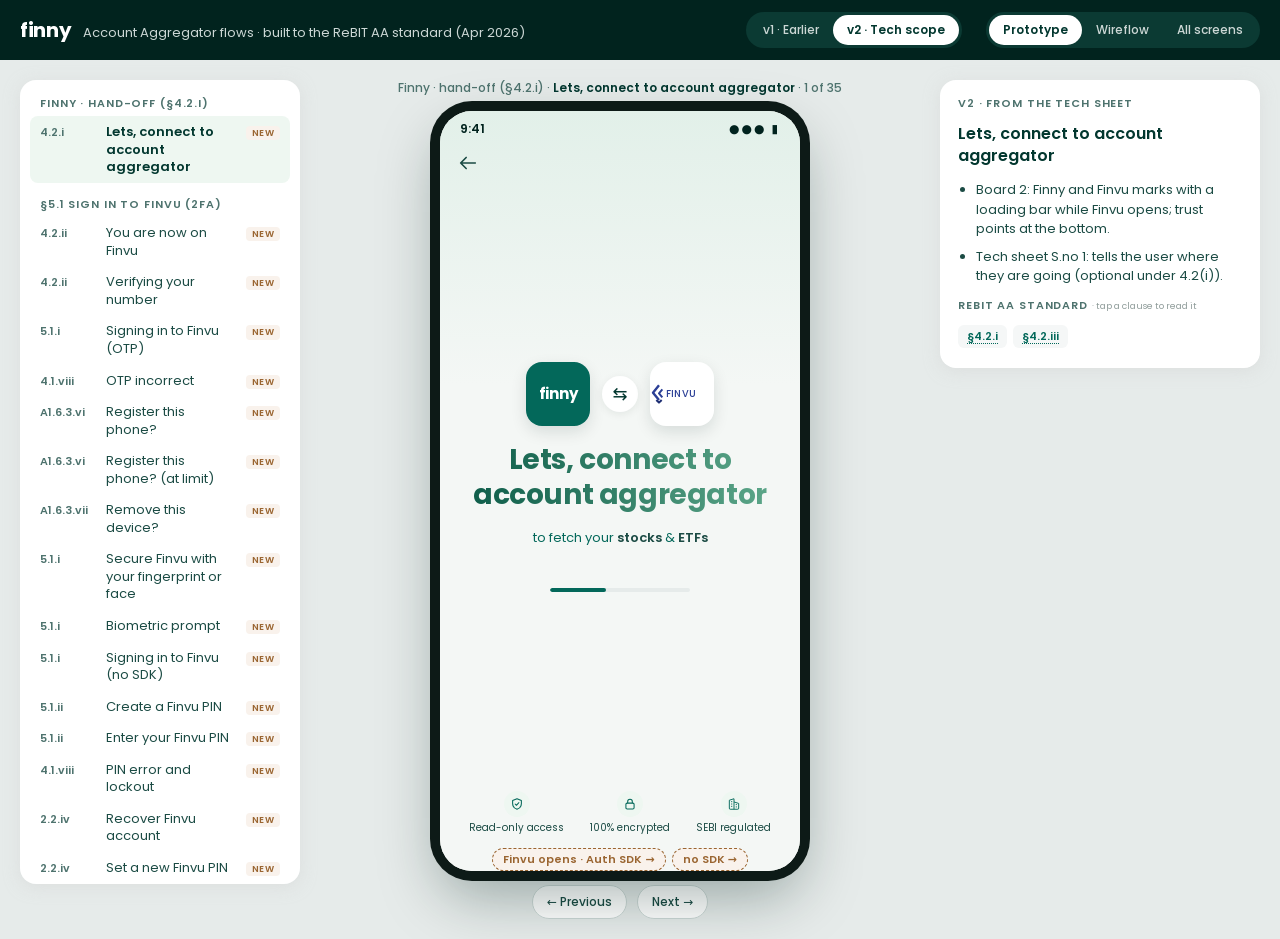
<file: finny-design-system/aa-flows.html>
<!doctype html>
<html lang="en">
<head>
<meta charset="UTF-8" />
<meta name="viewport" content="width=device-width, initial-scale=1.0, viewport-fit=cover" />
<title>Finny AA Flows</title>
<link rel="preconnect" href="https://fonts.googleapis.com" />
<link rel="preconnect" href="https://fonts.gstatic.com" crossorigin />
<link href="https://fonts.googleapis.com/css2?family=Poppins:wght@400;500;600;700&display=swap" rel="stylesheet" />
<link rel="stylesheet" href="tokens.css" />
<style>
  /* Layout: three panes — flow index, live phone, rationale. Collapses to one column on phones. */
  :root { color-scheme: light; --pane: #FFFFFF; --stage: var(--fy-neutral-200); }
  * { box-sizing: border-box; }
  html, body { margin: 0; }
  body { font-family: var(--fy-font); background: var(--stage); color: var(--fy-text-primary); -webkit-font-smoothing: antialiased; }
  button { font-family: inherit; }

  .topbar { position: sticky; top: env(safe-area-inset-top, 0px); z-index: 20; display: flex; align-items: center; gap: 16px; flex-wrap: wrap; padding: 12px 20px; background: var(--fy-bg-inverse); color: #fff; }
  .topbar__brand { font: 700 20px/1 var(--fy-font); letter-spacing: -.3px; }
  .topbar__brand span { font-weight: 400; font-size: 13px; color: var(--fy-neutral-300); margin-left: 8px; letter-spacing: 0; }
  .modes { display: inline-flex; margin-left: auto; padding: 3px; border-radius: 999px; background: #0b3a33; }
  .modes button { height: 30px; padding: 0 14px; border: 0; border-radius: 999px; background: none; color: var(--fy-neutral-300); font-size: 12px; font-weight: 500; cursor: pointer; }
  .modes button[aria-pressed="true"] { background: #fff; color: var(--fy-primary-600); font-weight: 600; }

  .proto { display: grid; grid-template-columns: 280px minmax(0, 1fr) 320px; gap: 20px; max-width: 1360px; margin: 0 auto; padding: 20px; align-items: start; }
  .pane { background: var(--pane); border-radius: 16px; box-shadow: var(--fy-shadow-card); }
  .index { position: sticky; top: 76px; max-height: calc(100vh - 96px); overflow: auto; padding: 14px 10px; }
  .index h2 { margin: 14px 10px 6px; font: 600 11px/1.3 var(--fy-font); letter-spacing: .08em; text-transform: uppercase; color: var(--fy-primary-300); }
  .index h2:first-child { margin-top: 2px; }
  .index button { display: flex; gap: 8px; align-items: baseline; width: 100%; padding: 7px 10px; border: 0; border-radius: 8px; background: none; text-align: left; cursor: pointer; font: 400 13px/1.35 var(--fy-font); color: var(--fy-primary-500); }
  .index button b { min-width: 58px; flex: none; font-weight: 600; font-size: 11px; color: var(--fy-primary-300); font-variant-numeric: tabular-nums; }
  .index button:hover { background: var(--fy-neutral-100); }
  .index button[aria-current="true"] { background: var(--fy-success-50); color: var(--fy-primary-600); font-weight: 600; }
  .index .tags { margin-left: auto; display: flex; flex-wrap: wrap; justify-content: flex-end; gap: 4px; max-width: 96px; flex-shrink: 0; }
  .index .tag-opt { padding: 0 5px; border: 1px dashed var(--fy-primary-300); border-radius: 4px; color: var(--fy-primary-400); font-size: 9px; font-weight: 600; text-transform: uppercase; letter-spacing: .04em; white-space: nowrap; }
  .why .opt-note { padding: 10px 12px; border: 1px dashed var(--fy-primary-300); border-radius: 10px; font-size: 12.5px; line-height: 1.5; color: var(--fy-primary-500); }
  .why .opt-note b { color: var(--fy-primary-600); }
  .index .tag-new { padding: 1px 6px; border-radius: 4px; background: var(--fy-warning-50); color: var(--fy-warning-700); font-size: 9px; font-weight: 600; text-transform: uppercase; letter-spacing: .04em; }

  .stage { display: grid; justify-items: center; gap: 14px; }
  .stage__crumb { font: 500 12px/1.4 var(--fy-font); color: var(--fy-primary-300); text-align: center; }
  .stage__crumb b { color: var(--fy-primary-600); font-weight: 600; }
  .stage__nav { display: flex; gap: 10px; }
  .stage__nav button { height: 34px; padding: 0 14px; border: 1px solid var(--fy-neutral-300); border-radius: 999px; background: #fff; cursor: pointer; font-size: 12px; font-weight: 500; color: var(--fy-primary-500); }

  .phone { position: relative; width: 360px; max-width: 100%; height: 760px; border-radius: 32px; overflow: hidden; background: var(--fy-bg-page); box-shadow: 0 0 0 10px #0d1a17, 0 24px 60px rgba(1,35,30,.35); }
  .phone > .fy-screen { height: 100%; }

  .why { position: sticky; top: 76px; max-height: calc(100vh - 96px); overflow: auto; padding: 18px 18px 20px; display: grid; gap: 14px; }
  .why h3 { margin: 0; font: 600 16px/1.35 var(--fy-font); color: var(--fy-primary-600); }
  .why p { margin: 0; font-size: 13px; line-height: 1.55; color: var(--fy-text-secondary); }
  .why ul { margin: 0; padding-left: 18px; display: grid; gap: 8px; font-size: 13px; line-height: 1.5; color: var(--fy-primary-500); }
  .why .clauses { display: flex; flex-wrap: wrap; gap: 6px; }
  .why .clauses span { padding: 3px 8px; border-radius: 6px; background: var(--fy-neutral-100); font: 600 11px/1.4 var(--fy-font); color: var(--fy-primary-400); }
  .why .clauses button { padding: 3px 8px; border: 1px solid transparent; border-radius: 6px; background: var(--fy-neutral-100); font: 600 11px/1.4 var(--fy-font); color: var(--fy-primary-400); cursor: pointer; text-decoration: underline dotted; text-underline-offset: 3px; }
  .why .clauses button:hover { background: var(--fy-success-50); }
  .why .clauses button[aria-expanded="true"] { background: var(--fy-primary-400); color: #fff; text-decoration: none; }
  .why .clauses button:focus-visible { outline: 2px solid var(--fy-border-focus); outline-offset: 2px; }
  .why .label small { font-weight: 400; text-transform: none; letter-spacing: 0; color: var(--fy-neutral-400); }
  .clause-panel { display: grid; gap: 8px; padding: 12px 14px; border-radius: 10px; border-left: 3px solid var(--fy-primary-400); background: var(--fy-success-50); }
  .clause-panel__head { display: flex; align-items: baseline; gap: 8px; }
  .clause-panel__head b { font: 700 13px/1.3 var(--fy-font); color: var(--fy-primary-600); white-space: nowrap; }
  .clause-panel__head span { flex: 1; font: 500 11px/1.4 var(--fy-font); color: var(--fy-primary-400); }
  .clause-panel__x { margin-left: auto; width: 24px; height: 24px; border: 0; border-radius: 50%; background: none; font-size: 18px; line-height: 1; color: var(--fy-primary-400); cursor: pointer; }
  .clause-panel__x:hover { background: rgba(3,104,90,.1); }
  .clause-panel blockquote { margin: 0; font: 400 12.5px/1.6 var(--fy-font); color: var(--fy-primary-600); }
  .clause-panel small { font: 400 10px/1.4 var(--fy-font); color: var(--fy-text-secondary); }
  .index .tag-cmt { display: inline-flex; align-items: center; gap: 3px; padding: 0 5px; border-radius: 4px; background: var(--fy-primary-600); color: #fff; font-size: 9px; font-weight: 600; }
  .index .tag-cmt svg { width: 10px; height: 10px; }
  .why .cm { display: grid; gap: 10px; padding-top: 14px; border-top: 1px solid var(--fy-border-subtle); }
  .why .cm[hidden] { display: none; }
  .cm-list { display: grid; gap: 12px; margin: 0; padding: 0; list-style: none; }
  .cm-list li { display: grid; grid-template-columns: 26px minmax(0, 1fr); gap: 8px; }
  .cm-list img { width: 26px; height: 26px; border-radius: 50%; background: var(--fy-neutral-200); }
  .cm-head { display: flex; align-items: baseline; gap: 6px; font-size: 12px; }
  .cm-head b { font-weight: 600; color: var(--fy-primary-600); }
  .cm-head time { color: var(--fy-neutral-400); font-size: 11px; }
  .cm-del { margin-left: auto; padding: 0; border: 0; background: none; font: 500 11px/1 var(--fy-font); color: var(--fy-neutral-400); cursor: pointer; }
  .cm-del:hover { color: var(--fy-error-700); }
  .cm-list p { margin: 2px 0 0; font-size: 13px; line-height: 1.5; color: var(--fy-primary-500); white-space: pre-wrap; overflow-wrap: anywhere; }
  .cm-form { display: grid; gap: 8px; }
  .cm-form[hidden], .cm-msg:empty { display: none; }
  .cm-form textarea { width: 100%; resize: vertical; padding: 8px 10px; border: 1px solid var(--fy-border-default); border-radius: 10px; font: 400 13px/1.45 var(--fy-font); color: var(--fy-primary-600); background: #fff; }
  .cm-form textarea:focus { outline: 2px solid var(--fy-border-focus); outline-offset: 1px; }
  .cm-row { display: flex; align-items: center; gap: 8px; }
  .cm-note { flex: 1; font-size: 11px; color: var(--fy-text-secondary); }
  .cm-form button { height: 32px; padding: 0 16px; border: 0; border-radius: 999px; background: var(--fy-primary-600); color: #fff; font: 600 12px/1 var(--fy-font); cursor: pointer; }
  .cm-form button:disabled { opacity: .4; cursor: default; }
  .cm-msg { margin: 0; font-size: 12px; color: var(--fy-text-secondary); }
  .why .label { font: 600 11px/1 var(--fy-font); letter-spacing: .08em; text-transform: uppercase; color: var(--fy-primary-300); }

  .gallery { max-width: 1400px; margin: 0 auto; padding: 24px 20px 60px; display: grid; gap: 36px; }
  .gallery h2 { margin: 0 0 4px; font: 700 22px/1.3 var(--fy-font); color: var(--fy-primary-600); }
  .gallery .lede { margin: 0 0 16px; font-size: 13px; color: var(--fy-text-secondary); }
  .gallery__row { display: flex; flex-wrap: wrap; gap: 28px; }
  .gallery__item { display: grid; gap: 10px; width: 300px; }
  .gallery__item .phone { width: 300px; height: 634px; border-radius: 26px; box-shadow: 0 0 0 6px #0d1a17, 0 12px 30px rgba(1,35,30,.25); }
  .gallery__item .phone > .fy-screen { zoom: .8333; height: 760px; }
  .gallery__cap { font: 500 12px/1.4 var(--fy-font); color: var(--fy-primary-500); }
  .gallery__cap b { color: var(--fy-primary-300); font-weight: 600; margin-right: 6px; }
  [hidden] { display: none !important; }

  /* ---------- v2 · tech scope ---------- */
  .modes.ver { margin-left: auto; }
  .modes.ver + .modes { margin-left: 8px; }
  .aabar--v2 { grid-template-columns: 40px 1fr auto; }
  .aa-brand { display: inline-flex; align-items: center; gap: 8px; justify-self: start; }
  .aa-brand__mark { display: grid; place-items: center; width: 30px; height: 30px; border-radius: 9px; background: var(--fy-primary-600); color: #fff; font: 700 13px/1 var(--fy-font); }
  .aa-brand__text { display: grid; line-height: 1.15; }
  .aa-brand__text b { font: 700 16px/1.1 var(--fy-font); color: var(--fy-primary-600); }
  .aa-brand__text small { font: 400 10px/1.3 var(--fy-font); color: var(--fy-text-secondary); }
  .tag-nd { display: inline-block; padding: 1px 6px; border-radius: 4px; background: var(--fy-neutral-200); color: var(--fy-neutral-500); font: 600 9px/1.5 var(--fy-font); text-transform: uppercase; letter-spacing: .04em; white-space: nowrap; vertical-align: 1px; }
  .wf-cap .tag-nd { margin-left: 4px; }
  .wf-card:has(.tag-nd) .wf-phone { opacity: .55; }
  .why .nd-note { padding: 10px 12px; border-radius: 10px; background: var(--fy-neutral-100); font-size: 12.5px; line-height: 1.5; color: var(--fy-primary-500); }
  .browserbar { display: flex; align-items: center; gap: 6px; margin: 0 12px 4px; padding: 6px 10px; border-radius: 999px; background: var(--fy-neutral-200); font: 400 11px/1 var(--fy-font); color: var(--fy-neutral-500); }
  .browserbar svg { width: 11px; height: 11px; }
  .proto-row { display: flex; flex-wrap: wrap; gap: 6px; justify-content: center; }
  .proto-chip { padding: 5px 10px; border: 1.5px dashed var(--fy-warning-700); border-radius: 999px; background: var(--fy-warning-50); color: var(--fy-warning-700); font: 600 11px/1 var(--fy-font); cursor: pointer; }
  .otp-wrap { display: flex; align-items: center; gap: 6px; }
  .reveal svg { width: 20px; height: 20px; color: var(--fy-primary-400); }
  .kv.kv2 dt { display: grid; gap: 1px; align-items: start; }
  .kv.kv2 dt small { font-size: 10.5px; line-height: 1.3; color: var(--fy-neutral-400); }
  .kv.kv2 dd { align-self: start; }
  .consent2 { display: grid; gap: 10px; padding: 14px; border-radius: var(--fy-radius-md); background: #fff; box-shadow: var(--fy-shadow-card); }
  .consent2 header { display: grid; gap: 6px; justify-items: start; }
  .consent2--lite { gap: 12px; }
  .consent2--lite header { display: flex; align-items: center; justify-content: space-between; }
  .purpose3 { margin: 0; font: 600 15px/1.35 var(--fy-font); color: var(--fy-primary-600); }
  .purpose3 small { display: block; margin-top: 2px; font: 400 11.5px/1.4 var(--fy-font); color: var(--fy-text-secondary); }
  .facts3 { display: grid; gap: 8px; margin: 0; padding: 12px; border-radius: 10px; background: var(--fy-neutral-100); }
  .facts3 div { display: grid; grid-template-columns: 82px minmax(0, 1fr); gap: 8px; align-items: baseline; }
  .facts3 dt { font: 400 12px/1.4 var(--fy-font); color: var(--fy-text-secondary); }
  .facts3 dd { margin: 0; font: 600 13px/1.4 var(--fy-font); color: var(--fy-primary-600); }
  .consent2 header b { font: 700 17px/1.25 var(--fy-font); color: var(--fy-primary-600); }
  .purpose2 { display: block; padding: 10px; border-radius: 10px; background: var(--fy-success-50); font: 400 12.5px/1.45 var(--fy-font); color: var(--fy-primary-500); }
  .purpose2 small { display: block; margin-top: 2px; color: var(--fy-text-secondary); }
  .viewmore2 { justify-self: start; padding: 0; }
  .consent2[data-state="ok"] { box-shadow: 0 0 0 2px var(--fy-success-700); }
  .consent2[data-state="no"] { box-shadow: 0 0 0 2px var(--fy-error-600); }
  .tiles { display: grid; gap: 8px; }
  .tile2 { display: flex; align-items: center; gap: 10px; padding: 12px; border: 1.5px solid var(--fy-border-default); border-radius: 12px; background: #fff; cursor: pointer; }
  .tile2 input { position: absolute; opacity: 0; pointer-events: none; }
  .tile2 .tick2 { display: grid; place-items: center; width: 22px; height: 22px; flex: none; margin-left: auto; border-radius: 50%; border: 1.5px solid var(--fy-neutral-300); color: transparent; }
  .tile2 .tick2 svg { width: 12px; height: 12px; }
  .tile2:has(input:checked) { border-color: var(--fy-primary-400); background: var(--fy-success-50); }
  .tile2:has(input:checked) .tick2 { border-color: var(--fy-primary-400); background: var(--fy-primary-400); color: #fff; }
  .tile2:has(input:focus-visible) { outline: 2px solid var(--fy-border-focus); outline-offset: 2px; }
  .tile2--err { border-style: dashed; border-color: var(--fy-error-600); background: var(--fy-error-50); cursor: default; }
  .tile2--err .link { margin-left: auto; }
  .os-host { align-items: center; justify-content: center; background: rgba(0,0,0,.45); }
  .os-prompt { display: grid; justify-items: center; gap: 8px; width: 82%; padding: 22px 18px 10px; border-radius: 22px; background: #fff; font: 400 14px/1.4 system-ui, sans-serif; color: #1b1b1b; text-align: center; }
  .os-prompt b { font-size: 16px; }
  .os-finger { display: grid; place-items: center; width: 64px; height: 64px; margin: 8px 0; border-radius: 50%; background: #e8f0fe; color: #1a73e8; }
  .os-finger svg { width: 36px; height: 36px; }
  .os-prompt small { color: #5f6368; }
  .os-actions { display: flex; justify-content: space-between; width: 100%; margin-top: 8px; }
  .os-actions button { padding: 10px 8px; border: 0; background: none; color: #1a73e8; font: 600 14px/1 system-ui, sans-serif; cursor: pointer; }
  .handoff2 { display: flex; align-items: center; gap: 14px; }
  .handoff2 .fiu__mark { width: 52px; height: 52px; font-size: 22px; border-radius: 14px; }
  .handoff2 .fv { background: var(--fy-primary-400); }
  .dots2 { display: flex; gap: 6px; }
  .dots2 i { width: 7px; height: 7px; border-radius: 50%; background: var(--fy-primary-300); animation: fy-dot 1.2s infinite ease-in-out; }
  .dots2 i:nth-child(2) { animation-delay: .2s; } .dots2 i:nth-child(3) { animation-delay: .4s; }
  @keyframes fy-dot { 0%, 80%, 100% { opacity: .25; } 40% { opacity: 1; } }
  @media (prefers-reduced-motion: reduce) { .dots2 i { animation: none; opacity: .7; } }
  .supnotes { margin: 0; padding-left: 18px; font: 400 11.5px/1.5 var(--fy-font); color: var(--fy-text-secondary); }
  .ver-toast { position: absolute; left: 50%; top: 40px; transform: translateX(-50%); z-index: 3; padding: 8px 14px; border-radius: 10px; background: var(--fy-primary-600); color: #fff; font: 500 12px/1.4 var(--fy-font); box-shadow: var(--fy-shadow-card); white-space: nowrap; }
  .stage { position: relative; }

  /* ---------- v2 visual design ---------- */
  .v2 .fy-screen { background: #fff; }
  .v2 .title { width: fit-content; max-width: 100%; font-size: 28px; letter-spacing: -.4px; background: linear-gradient(90deg, #0B5A47 0%, #5FA98B 100%); -webkit-background-clip: text; background-clip: text; color: transparent; }
  .v2 .center > .title, .v2 .title[style*="center"] { justify-self: center; }
  .v2 .title--plain { background: none; color: var(--fy-primary-600); -webkit-text-fill-color: currentColor; }
  .title-grad { background: linear-gradient(90deg, #0B5A47 0%, #5FA98B 100%); -webkit-background-clip: text; background-clip: text; color: transparent; }
  .v2 .tagline { font-size: 10.5px; }
  .aabar--v2 { grid-template-columns: 40px 1fr 40px; }
  .aabar--v2 .aabar__mid { justify-self: center; display: grid; }
  .finvu-logo { display: block; }
  .brand-tile { display: grid; place-items: center; width: 64px; height: 64px; border-radius: 16px; background: #fff; box-shadow: 0 6px 16px rgba(1,35,30,.12); }
  .brand-tile--finny { background: var(--fy-primary-400); color: #fff; font: 700 15px/1 var(--fy-font); letter-spacing: -.2px; }
  .handoff3 { justify-items: center; }
  .handoff3__marks { display: flex; align-items: center; gap: 12px; }
  .handoff3__marks .swap { display: grid; place-items: center; width: 36px; height: 36px; border-radius: 50%; background: #fff; color: var(--fy-primary-600); font-size: 18px; box-shadow: 0 2px 8px rgba(1,35,30,.08); }
  .trust3 { display: flex; justify-content: space-around; padding: 4px 0 6px; }
  .trust3 span { display: grid; justify-items: center; gap: 4px; font: 400 10px/1.3 var(--fy-font); color: var(--fy-primary-500); }
  .trust3 svg { width: 26px; height: 26px; padding: 6px; border-radius: 50%; background: var(--fy-success-50); color: var(--fy-primary-400); }
  .intro3 { display: grid; grid-template-columns: 1fr 110px; align-items: center; margin-right: -16px; }
  .ill-plant { width: 110px; height: 110px; }
  .feat3 li .fy-features__icon { background: var(--fy-success-50); border-radius: 50%; }
  .ill { width: 88px; height: 88px; justify-self: center; filter: drop-shadow(0 6px 12px rgba(0,0,0,.08)); }
  .signin3 { justify-items: center; padding-top: 8px; }
  .signin3 .fy-btn { width: 100%; }
  .otp-wrap--c { justify-content: center; }
  .otp-line { grid-template-columns: repeat(6, 36px) !important; gap: 10px !important; }
  .otp-line .fy-otp__cell { width: 36px; font-size: 22px; }
  .keypad { display: grid; grid-template-columns: repeat(3, 1fr); gap: 6px; padding: 6px 6px 18px; background: #D6D9DE; }
  .keypad span { display: grid; place-items: center; height: 40px; border-radius: 6px; background: #fff; box-shadow: 0 1px 0 rgba(0,0,0,.25); font: 400 20px/1 system-ui, sans-serif; color: #111; }
  .keypad span b { font-weight: 400; } .keypad small { font-size: 8px; letter-spacing: 1.5px; margin-top: -4px; }
  .keypad .kp-sym { background: none; box-shadow: none; font-size: 15px; }
  .dev-row { display: flex; align-items: center; gap: 12px; padding: 12px 14px; }
  .dev-row + .dev-row { border-top: 1px solid var(--fy-border-subtle); }
  .dev-ic { display: grid; place-items: center; width: 36px; height: 36px; flex: none; border-radius: 50%; border: 1px solid var(--fy-border-subtle); color: var(--fy-primary-400); }
  .dev-ic svg { width: 16px; height: 16px; }
  .dev-row .fy-icon-btn { margin-left: auto; }
  .sheet3 { position: relative; display: grid; justify-items: center; gap: 10px; padding: 26px 16px 18px; text-align: center; }
  .sheet3__x { position: absolute; right: 8px; top: 8px; }
  .sheet3__title { margin: 6px 0 0; font: 700 22px/1.25 var(--fy-font); color: var(--fy-primary-600); }
  .sheet3__sub { margin: 0 0 6px; font: 400 13px/1.5 var(--fy-font); color: var(--fy-text-secondary); }
  .sheet3__sub b { font-size: 15px; color: var(--fy-primary-600); }
  .sheet3 .fy-btn { width: 100%; }
  .vua-pill { display: grid; justify-items: center; gap: 2px; padding: 10px 26px; border: 1px solid var(--fy-border-subtle); border-radius: 999px; background: var(--fy-neutral-100); }
  .vua-pill small { font: 400 10px/1.3 var(--fy-font); color: var(--fy-text-secondary); }
  .vua-pill b { font: 600 17px/1.3 var(--fy-font); color: var(--fy-primary-600); }
  .bank-mark { display: grid; place-items: center; width: 30px; height: 30px; flex: none; border-radius: 50%; border: 1px solid var(--fy-border-subtle); background: #fff; color: var(--c); font: 800 13px/1 var(--fy-font); font-style: italic; }
  .banklist { display: grid; }
  .bankrow { display: flex; align-items: center; gap: 12px; padding: 12px 2px; border-bottom: 1px solid var(--fy-border-subtle); font: 600 13px/1.3 var(--fy-font); color: var(--fy-primary-600); cursor: pointer; }
  .bankrow input, .acc3 input { position: absolute; opacity: 0; pointer-events: none; }
  .tick3 { display: grid; place-items: center; width: 22px; height: 22px; flex: none; margin-left: auto; border-radius: 50%; border: 1.5px solid var(--fy-primary-500); color: transparent; }
  .tick3 svg { width: 12px; height: 12px; }
  .bankrow:has(input:checked) .tick3, .acc3:has(input:checked) .tick3 { border-color: #2E9C7A; background: #2E9C7A; color: #fff; }
  .bankrow:has(input:focus-visible), .acc3:has(input:focus-visible) { outline: 2px solid var(--fy-border-focus); outline-offset: 2px; }
  .grp3 { display: grid; padding: 4px 14px 10px; border-radius: 14px; background: #fff; box-shadow: var(--fy-shadow-card); }
  .grp3 header { display: flex; align-items: center; gap: 10px; padding: 10px 0; border-bottom: 1px dashed var(--fy-border-subtle); }
  .grp3 header svg { width: 20px; height: 20px; color: var(--fy-primary-400); }
  .grp3 header b { flex: 1; font: 500 15px/1.3 var(--fy-font); color: var(--fy-primary-600); }
  .acc3 { display: flex; align-items: center; gap: 12px; padding: 10px 0; cursor: pointer; }
  .acc3--err { cursor: default; padding: 10px; margin-top: 4px; border: 1px dashed var(--fy-error-600); border-radius: 10px; background: var(--fy-error-50); }
  .acc3--err .link { margin-left: auto; }
  .or3 { margin: 0; text-align: center; font-size: 12px; color: var(--fy-neutral-400); }

  /* ---------- v2 visual design · board 2 ---------- */
  .v2 .fy-screen { background: linear-gradient(180deg, #E2F0E9 0%, #F4F7F5 36%, #F4F7F5 100%); }
  .v2 .title--plain { color: var(--fy-primary-600); }
  .ill2 { width: 120px; height: 120px; justify-self: center; }
  .ill2--lg { width: 136px; height: 136px; }
  .ill2--sm { width: 100px; height: 100px; }
  .bar2 { width: 140px; height: 4px; margin-top: 24px; border-radius: 4px; background: var(--fy-neutral-200); overflow: hidden; }
  .bar2 i { display: block; width: 40%; height: 100%; border-radius: inherit; background: var(--fy-primary-400); animation: fy-bar2 1.6s ease-in-out infinite; }
  @keyframes fy-bar2 { 0% { transform: translateX(-100%); } 100% { transform: translateX(260%); } }
  .pill2 { display: inline-flex; align-items: center; gap: 8px; padding: 10px 18px; border-radius: 999px; background: #E6F3EC; font: 500 13px/1 var(--fy-font); color: var(--fy-primary-600); }
  .ring2 { display: inline-block; width: 14px; height: 14px; border-radius: 50%; border: 2px solid var(--fy-primary-300); border-top-color: transparent; animation: fy-spin .9s linear infinite; }
  .scan2 .ring2 { width: 34px; height: 34px; border-width: 3px; border-color: var(--fy-primary-400); border-right-color: transparent; justify-self: center; margin-top: 10px; }
  @media (prefers-reduced-motion: reduce) { .bar2 i, .ring2 { animation: none; } }
  .scan2 { display: grid; gap: 4px; justify-items: center; margin-top: 36px; text-align: center; }
  .scan2 b { font: 600 17px/1.3 var(--fy-font); color: var(--fy-primary-400); }
  .scan2 span { font: 400 12.5px/1.5 var(--fy-font); color: var(--fy-text-secondary); }
  .os-sheet2 { position: absolute; left: 0; right: 0; bottom: 0; display: grid; justify-items: center; gap: 8px; padding: 22px 18px 14px; border-radius: 22px 22px 0 0; background: #fff; font: 400 14px/1.4 system-ui, sans-serif; color: #1b1b1b; text-align: center; }
  .os-sheet2 b { font-size: 16px; }
  .os-sheet2 small { color: #5f6368; }
  .grp3__sub { display: flex; justify-content: space-between; align-items: center; padding: 10px 0 2px; font: 500 14px/1.3 var(--fy-font); color: var(--fy-primary-600); }
  .grp3__sub .link.muted { color: var(--fy-neutral-400); }
  .grp3 header .chev2 { color: var(--fy-primary-500); font-size: 14px; }
  .grp3--row header, .grp3--row .acc3 { border-bottom: 0; }
  .nps2 { display: grid; place-items: center; width: 30px; height: 30px; border-radius: 50%; background: #2E9C7A; color: #fff; font: 700 14px/1 var(--fy-font); }
  .bank-hero .bank-mark { width: 62px; height: 62px; font-size: 26px; box-shadow: 0 6px 16px rgba(1,35,30,.1); }
  .chips2 { display: flex; flex-wrap: wrap; gap: 8px; justify-content: center; }
  .chips2 span { display: inline-flex; align-items: center; gap: 6px; padding: 6px 12px; border-radius: 999px; background: #fff; box-shadow: var(--fy-shadow-card); font: 500 12px/1 var(--fy-font); color: var(--fy-primary-600); }
  .chips2 .bank-mark { width: 18px; height: 18px; font-size: 9px; border: 0; }
  .ccgrp { display: grid; gap: 10px; padding: 12px; border-radius: 16px; background: #fff; box-shadow: var(--fy-shadow-card); }
  .ccgrp > header { display: flex; align-items: center; gap: 10px; }
  .ccgrp > header svg { width: 22px; height: 22px; color: var(--fy-primary-400); }
  .ccgrp > header b { flex: 1; font: 600 15px/1.3 var(--fy-font); color: var(--fy-primary-600); }
  .cc { display: grid; gap: 10px; padding: 12px; border: 1px solid var(--fy-border-subtle); border-radius: 12px; background: #fff; }
  .cc > header { display: flex; align-items: center; gap: 10px; padding-bottom: 10px; border-bottom: 1px dashed var(--fy-border-subtle); }
  .cc-sel { margin-left: auto; cursor: pointer; }
  .cc-sel input { position: absolute; opacity: 0; pointer-events: none; }
  .cc-sel:has(input:checked) .tick3 { border-color: #2E9C7A; background: #2E9C7A; color: #fff; }
  .cc-sel:has(input:focus-visible) { outline: 2px solid var(--fy-border-focus); outline-offset: 2px; border-radius: 50%; }
  .cc[data-state] .cc-sel { visibility: hidden; }
  .cc[data-state="ok"] { border-color: var(--fy-success-700); }
  .cc[data-state="no"] { border-color: var(--fy-error-600); }
  .cc-purpose { margin: 0; font: 500 13.5px/1.4 var(--fy-font); color: var(--fy-primary-600); }
  .cc-purpose small { display: block; font: 400 11px/1.3 var(--fy-font); color: var(--fy-text-secondary); }
  .cc-grid { display: grid; grid-template-columns: 1fr 1fr; gap: 10px 12px; margin: 0; padding: 12px; border-radius: 10px; background: var(--fy-neutral-100); }
  .cc-grid dt { font: 400 11px/1.3 var(--fy-font); color: var(--fy-text-secondary); }
  .cc-grid dd { margin: 2px 0 0; font: 500 12.5px/1.35 var(--fy-font); color: var(--fy-primary-600); }
  .cc-more { justify-self: center; padding: 0; color: var(--fy-text-secondary); font-weight: 500; }
  .cc .decide .fy-btn { height: 40px; font-size: 14px; }
  .menu a .help-finny { flex: none; width: 32px; height: 32px; border-radius: 8px; font-size: 9px; }
  [data-ccbulk] .fy-btn:disabled { opacity: .45; cursor: default; }
  .help2 { display: grid; grid-template-columns: 1fr 100px; align-items: center; }
  .help2 .title { font-size: 26px; }

  /* ---------- Wireflow canvas ---------- */
  .wf { position: relative; height: calc(100dvh - var(--topbar-h, 54px)); overflow: hidden; }
  .wf-view { position: absolute; inset: 0; overflow: hidden; cursor: grab; touch-action: none; outline: none;
    background-color: #EEF0EC; background-image: radial-gradient(circle, rgba(1,35,30,.16) 1px, transparent 1.2px); }
  .wf-view.is-dragging { cursor: grabbing; }
  .wf-world { position: absolute; left: 0; top: 0; transform-origin: 0 0; }
  .wf-lane { position: absolute; border-radius: 28px; background: rgba(255,255,255,.6); border: 1px solid rgba(1,35,30,.07); }
  .wf-lane h3 { position: absolute; left: 28px; top: 24px; margin: 0; font: 700 24px/1.2 var(--fy-font); color: var(--fy-primary-600); white-space: nowrap; }
  .wf-lane h3 small { margin-left: 12px; font-weight: 500; font-size: 15px; color: var(--fy-primary-300); }
  .wf-node { position: absolute; box-sizing: border-box; }
  .wf-card { cursor: pointer; }
  .wf-cap { display: flex; gap: 6px; align-items: baseline; height: 40px; overflow: hidden; font: 600 13px/1.3 var(--fy-font); color: var(--fy-primary-600); }
  .wf-cap b { flex: none; font-size: 11px; color: var(--fy-primary-300); }
  .wf-phone { position: relative; width: 180px; height: 380px; border-radius: 20px; overflow: hidden; background: var(--fy-bg-page); box-shadow: 0 0 0 3px #0d1a17, 0 8px 20px rgba(1,35,30,.16); pointer-events: none; }
  .wf-phone * { pointer-events: none !important; }
  .wf-phone > .fy-screen { width: 360px; height: 760px; transform: scale(.5); transform-origin: 0 0; }
  .wf-card:focus-visible .wf-phone, .wf-card.is-sel .wf-phone { box-shadow: 0 0 0 3px #0d1a17, 0 0 0 8px var(--fy-primary-300), 0 14px 30px rgba(1,35,30,.25); }
  .wf-term { display: grid; place-content: center; padding: 6px 14px; border-radius: 999px; text-align: center; font: 600 13px/1.3 var(--fy-font); }
  .wf-term span, .wf-link span { display: block; font: 600 9px/1.4 var(--fy-font); letter-spacing: .08em; text-transform: uppercase; opacity: .75; }
  .wf-term--start, .wf-term--end { background: var(--fy-primary-600); color: #fff; }
  .wf-term--event { background: var(--fy-warning-50); color: var(--fy-warning-700); border: 2px dashed var(--fy-warning-700); }
  .wf-link { display: grid; place-content: center; padding: 6px 14px; border: 2px solid var(--fy-primary-400); border-radius: 12px; background: #fff; font: 600 13px/1.3 var(--fy-font); color: var(--fy-primary-600); cursor: pointer; text-align: center; }
  .wf-link:hover { background: var(--fy-success-50); }
  .wf.has-sel .wf-node:not(.is-sel):not(.is-rel) { opacity: .3; }
  .wf-wires { position: absolute; left: 0; top: 0; overflow: visible; pointer-events: none; }
  .wf-wires .edge path { fill: none; stroke: var(--fy-primary-500); stroke-width: 2; }
  .wf-wires .edge.ev path { stroke: var(--fy-warning-700); stroke-dasharray: 8 6; }
  .wf-wires .edge text { font: 500 13px/1 var(--fy-font); fill: var(--fy-primary-500); paint-order: stroke; stroke: #F4F6F2; stroke-width: 6px; stroke-linejoin: round; }
  .wf-wires .ah { stroke: none; } .ah--n { fill: var(--fy-primary-500); } .ah--out { fill: var(--fy-primary-400); } .ah--in { fill: #B5651D; } .ah--ev { fill: var(--fy-warning-700); }
  .wf.has-sel .wf-wires .edge { opacity: .15; }
  .wf.has-sel .wf-wires .edge.out, .wf.has-sel .wf-wires .edge.in { opacity: 1; }
  .wf.has-sel .wf-wires .edge.out path { stroke: var(--fy-primary-400); stroke-width: 3.5; }
  .wf.has-sel .wf-wires .edge.in path { stroke: #B5651D; stroke-width: 3.5; }
  .wf.has-sel .wf-wires .edge.out text, .wf.has-sel .wf-wires .edge.in text { font-weight: 700; fill: var(--fy-primary-600); }
  .wf-wires .dec polygon { fill: #fff; stroke: var(--fy-primary-500); stroke-width: 2; }
  .wf-wires .dec text { font: 600 14px/1 var(--fy-font); fill: var(--fy-primary-600); }
  .wf.has-sel .wf-wires .dec:not(.is-rel) { opacity: .3; }
  .wf-hint, .wf-legend, .wf-tools, .wf-info { position: absolute; z-index: 2; background: #fff; border-radius: 12px; box-shadow: var(--fy-shadow-card); font: 400 12px/1.4 var(--fy-font); color: var(--fy-primary-500); }
  .wf-hint { left: 16px; top: 16px; padding: 8px 12px; color: var(--fy-text-secondary); }
  .wf-hint kbd { padding: 0 4px; border: 1px solid var(--fy-border-default); border-radius: 4px; font: inherit; font-size: 11px; }
  .wf-legend { left: 16px; bottom: 16px; display: flex; flex-wrap: wrap; gap: 6px 14px; align-items: center; max-width: 560px; padding: 10px 14px; }
  .wf-legend span { display: inline-flex; align-items: center; gap: 6px; }
  .wf-legend small { flex-basis: 100%; color: var(--fy-text-secondary); }
  .wf-legend label { display: inline-flex; align-items: center; gap: 6px; cursor: pointer; }
  .lg { display: inline-block; width: 16px; height: 12px; border-radius: 3px; border: 2px solid #0d1a17; background: #fff; }
  .lg--dec { width: 12px; height: 12px; border-radius: 0; border-color: var(--fy-primary-500); transform: rotate(45deg) scale(.85); }
  .lg--term { width: 22px; border-radius: 999px; border: 0; background: var(--fy-primary-600); }
  .lg--event { width: 22px; border-radius: 999px; border: 2px dashed var(--fy-warning-700); background: var(--fy-warning-50); }
  .lg--link { width: 22px; border-color: var(--fy-primary-400); }
  .wf-tools { right: 16px; bottom: 16px; display: flex; padding: 4px; gap: 2px; }
  .wf-tools button { min-width: 34px; height: 32px; padding: 0 8px; border: 0; border-radius: 8px; background: none; font: 600 13px/1 var(--fy-font); color: var(--fy-primary-600); cursor: pointer; font-variant-numeric: tabular-nums; }
  .wf-tools button:hover { background: var(--fy-neutral-100); }
  .wf-info { right: 16px; top: 16px; width: 290px; max-height: calc(100% - 92px); overflow: auto; padding: 14px 16px; display: grid; gap: 8px; }
  .wf-info { position: absolute; }
  .wf-x { position: absolute; right: 8px; top: 8px; width: 28px; height: 28px; border: 0; border-radius: 50%; background: none; font-size: 20px; line-height: 1; color: var(--fy-primary-400); cursor: pointer; }
  .wf-x:hover { background: var(--fy-neutral-100); }
  .wf-info .eyebrow:first-of-type { padding-right: 28px; }
  .wf-info h4 { margin: 0; font: 600 15px/1.35 var(--fy-font); color: var(--fy-primary-600); }
  .wf-info .eyebrow { margin: 0; }
  .wf-info ul { margin: 0; padding: 0; list-style: none; display: grid; gap: 4px; }
  .wf-info li button { width: 100%; display: flex; gap: 6px; padding: 5px 8px; border: 0; border-radius: 6px; background: var(--fy-neutral-100); text-align: left; cursor: pointer; font: 400 12px/1.35 var(--fy-font); color: var(--fy-primary-600); }
  .wf-info li button:hover { background: var(--fy-success-50); }
  .wf-info li i { font-style: normal; color: var(--fy-text-secondary); }
  .wf-info .open { height: 36px; border: 0; border-radius: 999px; background: var(--fy-primary-600); color: #fff; font: 600 13px/1 var(--fy-font); cursor: pointer; }
  @media (max-width: 760px) { .wf-hint { display: none; } .wf-info { left: 16px; right: 16px; width: auto; top: auto; bottom: 64px; max-height: 45%; } .wf-legend { bottom: 64px; } .wf-info:not([hidden]) ~ .wf-legend { display: none; } }

  /* ---------- App-level additions built on Finny tokens ---------- */
  .scroll { flex: 1; min-height: 0; overflow-y: auto; overflow-x: hidden; }
  .pad { padding: 0 var(--fy-space-4); }
  .stack { display: grid; gap: var(--fy-space-3); grid-template-columns: minmax(0, 1fr); align-content: start; }
  .stack-4 { display: grid; gap: var(--fy-space-4); grid-template-columns: minmax(0, 1fr); align-content: start; }
  .scroll.stack-4 { padding-top: 8px; padding-bottom: 16px; }
  .center > * { justify-self: center; }
  .center > .steps, .center > .card, .center > .stat3, .center > .progress { justify-self: stretch; }
  .fy-screen .fy-art:not(.fy-art--error):not(.fy-art--success) { background: var(--fy-white); box-shadow: var(--fy-shadow-card); }
  .fy-art { width: 72px; height: 72px; }
  .logo svg { width: 18px; height: 18px; color: var(--fy-primary-400); }
  .consent-card, .card { min-width: 0; }
  .consent-card { grid-template-columns: minmax(0, 1fr); }
  .stack, .stack-4 { grid-auto-rows: max-content; }
  .fy-btn svg { width: 16px; height: 16px; flex: none; }
  .center { text-align: center; }
  .sb { display: flex; justify-content: space-between; padding: 12px 20px 4px; font: 600 12px/1 var(--fy-font); color: var(--fy-text-primary); }
  .sb i { font-style: normal; letter-spacing: 2px; }
  .aa-toast { position: relative; display: flex; gap: 8px; align-items: flex-start; padding: 10px 10px 10px 12px; border-radius: 12px; background: var(--fy-primary-600); color: #fff; font: 400 12px/1.45 var(--fy-font); box-shadow: 0 8px 20px rgba(1,35,30,.25); animation: fy-toast-in .35s ease-out; }
  .aa-toast > svg { flex: none; width: 18px; height: 18px; margin-top: 1px; }
  .aa-toast button { flex: none; display: grid; place-items: center; width: 24px; height: 24px; padding: 0; border: 0; border-radius: 50%; background: none; color: #fff; cursor: pointer; }
  .aa-toast button svg { width: 14px; height: 14px; }
  @keyframes fy-toast-in { from { opacity: 0; transform: translateY(-8px); } }
  @media (prefers-reduced-motion: reduce) { .aa-toast { animation: none; } }
  .agree { display: flex; gap: 10px; align-items: flex-start; font: 400 12px/1.45 var(--fy-font); color: var(--fy-primary-500); cursor: pointer; }
  .agree .fy-checkbox { margin-top: 1px; border-radius: 5px; }
  .agree .link { padding: 0; font-size: 12px; }
  .autoread svg { flex: none; width: 18px; height: 18px; color: var(--fy-primary-400); }
  .autoread .decide .fy-btn { height: 40px; font-size: 13px; }
  .bank-search { gap: 8px; padding-left: 12px; }
  .bank-search svg { flex: none; width: 18px; height: 18px; color: var(--fy-primary-300); }
  .revoke-note { display: flex; gap: 8px; align-items: center; margin: 0; font: 400 12px/1.4 var(--fy-font); color: var(--fy-primary-500); }
  .revoke-note svg { flex: none; width: 16px; height: 16px; color: var(--fy-primary-400); }
  .aabar__end { display: flex; justify-content: flex-end; }
  .aabar { display: grid; grid-template-columns: 80px 1fr 80px; align-items: center; padding: 2px 8px; min-height: 48px; }
  .aabar__mid { justify-self: center; }
  .aa-chip { display: inline-flex; align-items: center; gap: 6px; padding: 4px 10px 4px 4px; border-radius: 999px; background: var(--fy-white); box-shadow: var(--fy-shadow-card); font: 600 12px/1 var(--fy-font); color: var(--fy-primary-600); }
  .aa-chip__mark { display: grid; place-items: center; width: 22px; height: 22px; border-radius: 50%; background: var(--fy-primary-600); color: #fff; font-size: 11px; font-weight: 700; }
  .aa-chip small { font-weight: 400; color: var(--fy-text-secondary); font-size: 10px; }
  .tagline { margin: 0; padding: 8px 16px 10px; text-align: center; font: 400 10px/1.4 var(--fy-font); color: var(--fy-text-secondary); }
  .tagline b { font-weight: 600; color: var(--fy-primary-500); }
  .foot { padding: var(--fy-space-3) var(--fy-space-4) 0; background: var(--fy-bg-surface); box-shadow: var(--fy-shadow-panel); border-radius: 16px 16px 0 0; display: grid; gap: var(--fy-space-2); }
  .foot--plain { background: transparent; box-shadow: none; }
  .title { margin: 0; font: 700 26px/1.25 var(--fy-font); color: var(--fy-text-display); text-wrap: balance; }
  .title--sm { font-size: 22px; }
  .lede { margin: 0; font: 400 13px/1.55 var(--fy-font); color: var(--fy-text-secondary); }
  .lede b { color: var(--fy-primary-500); font-weight: 600; }
  .eyebrow { margin: 0; font: 600 11px/1.3 var(--fy-font); letter-spacing: .06em; text-transform: uppercase; color: var(--fy-primary-300); }
  .card { background: var(--fy-white); border-radius: var(--fy-radius-md); box-shadow: var(--fy-shadow-card); padding: var(--fy-space-4); }
  .card--flush { padding: 0; overflow: hidden; }
  .row { display: flex; align-items: center; gap: 10px; }
  .row--between { justify-content: space-between; }
  .kv { display: grid; grid-template-columns: minmax(0, 1fr) auto; gap: 6px 12px; align-items: baseline; font-size: 13px; line-height: 1.45; }
  .kv dt { color: var(--fy-text-secondary); display: inline-flex; align-items: center; gap: 4px; }
  .kv dd { margin: 0; font-weight: 600; color: var(--fy-primary-600); text-align: right; }
  .info-btn { display: inline-grid; place-items: center; width: 18px; height: 18px; padding: 0; border: 0; border-radius: 50%; background: none; color: var(--fy-primary-300); cursor: pointer; }
  .info-btn svg { width: 13px; height: 13px; }
  .divider { height: 1px; background: var(--fy-border-subtle); border: 0; margin: 0; }
  .muted { color: var(--fy-text-secondary); }
  .small { font-size: 11px; line-height: 1.45; }
  .link { border: 0; background: none; padding: 4px; cursor: pointer; font: 600 13px/1.4 var(--fy-font); color: var(--fy-text-link); }
  .link--danger { color: var(--fy-error-700); }
  .pill { display: inline-flex; align-items: center; gap: 4px; padding: 2px 8px; border-radius: 999px; font: 600 10px/1.6 var(--fy-font); letter-spacing: .02em; }
  .pill--ok { background: var(--fy-success-50); color: var(--fy-success-700); }
  .pill--warn { background: var(--fy-warning-50); color: var(--fy-warning-700); }
  .pill--err { background: var(--fy-error-50); color: var(--fy-error-700); }
  .pill--mute { background: var(--fy-neutral-200); color: var(--fy-neutral-500); }
  .banner { display: flex; gap: 10px; padding: 12px; border-radius: var(--fy-radius-md); font: 400 12px/1.5 var(--fy-font); }
  .banner svg { flex: none; width: 18px; height: 18px; margin-top: 1px; }
  .banner b { font-weight: 600; }
  .banner--info { background: var(--fy-success-50); color: var(--fy-primary-500); }
  .banner--warn { background: var(--fy-warning-50); color: var(--fy-warning-700); }
  .banner--err { background: var(--fy-error-50); color: var(--fy-error-700); }
  .acct { display: flex; align-items: center; gap: 10px; padding: 12px 14px; cursor: pointer; }
  .acct + .acct { border-top: 1px solid var(--fy-border-subtle); }
  .acct__text { flex: 1; min-width: 0; display: grid; gap: 2px; }
  .acct__name { font: 600 13px/1.3 var(--fy-font); color: var(--fy-primary-600); }
  .acct__meta { font: 400 11px/1.3 var(--fy-font); color: var(--fy-text-secondary); font-variant-numeric: tabular-nums; }
  .logo { display: grid; place-items: center; width: 34px; height: 34px; flex: none; border-radius: 50%; border: 1px solid var(--fy-border-subtle); background: #fff; font: 700 10px/1 var(--fy-font); }
  .grp-head { display: flex; align-items: center; justify-content: space-between; padding: 12px 14px 4px; font: 600 13px/1.3 var(--fy-font); color: var(--fy-primary-500); }
  .grp-head .link { font-size: 12px; }
  .steps { display: grid; gap: 14px; margin: 0; padding: 0; list-style: none; }
  .steps li { display: flex; align-items: center; gap: 10px; font: 400 13px/1.4 var(--fy-font); color: var(--fy-primary-100); }
  .steps li i { display: grid; place-items: center; width: 22px; height: 22px; flex: none; border-radius: 50%; border: 1.5px solid var(--fy-neutral-300); background: #fff; }
  .steps li i svg { width: 12px; height: 12px; }
  .steps li.done { color: var(--fy-primary-500); }
  .steps li.done i { border-color: var(--fy-primary-400); background: var(--fy-primary-400); color: #fff; }
  .steps li.now { color: var(--fy-primary-600); font-weight: 600; }
  .steps li.now i { border-color: var(--fy-primary-400); }
  .steps li.now i::after { content: ""; width: 10px; height: 10px; border: 2px solid var(--fy-primary-400); border-right-color: transparent; border-radius: 50%; animation: fy-spin .8s linear infinite; }
  .progress { height: 6px; border-radius: 999px; background: var(--fy-neutral-200); overflow: hidden; }
  .progress i { display: block; height: 100%; width: var(--p, 40%); border-radius: inherit; background: var(--fy-primary-400); transition: width .4s; }
  .seg { display: grid; grid-template-columns: repeat(var(--n, 3), 1fr); padding: 3px; border-radius: 999px; background: var(--fy-neutral-200); }
  .seg button { height: 30px; border: 0; border-radius: 999px; background: none; cursor: pointer; font: 500 12px/1 var(--fy-font); color: var(--fy-primary-300); }
  .seg button[aria-pressed="true"] { background: var(--fy-white); color: var(--fy-primary-600); font-weight: 600; box-shadow: var(--fy-shadow-card); }
  .consent-card { display: grid; gap: 10px; padding: 14px; border-radius: var(--fy-radius-md); background: #fff; box-shadow: var(--fy-shadow-card); }
  .fiu { display: flex; align-items: center; gap: 10px; }
  .fiu__mark { display: grid; place-items: center; width: 36px; height: 36px; border-radius: 10px; background: var(--fy-primary-600); color: #fff; font: 700 15px/1 var(--fy-font); }
  .fiu__name { font: 600 14px/1.3 var(--fy-font); color: var(--fy-primary-600); }
  .fiu__sub { font: 400 11px/1.3 var(--fy-font); color: var(--fy-text-secondary); }
  .sup { font-size: 9px; vertical-align: super; color: var(--fy-primary-400); font-weight: 600; margin-left: 1px; }
  .chips { display: flex; flex-wrap: wrap; gap: 6px; }
  .chip { padding: 4px 10px; border-radius: 999px; background: var(--fy-neutral-100); font: 500 11px/1.4 var(--fy-font); color: var(--fy-primary-500); }
  .more { border-top: 1px dashed var(--fy-border-default); padding-top: 10px; }
  .more summary { list-style: none; cursor: pointer; display: flex; justify-content: center; gap: 4px; font: 600 12px/1.4 var(--fy-font); color: var(--fy-text-link); }
  .more summary::-webkit-details-marker { display: none; }
  .more .kv { margin-top: 10px; }
  .decide { display: grid; grid-template-columns: 1fr 1fr; gap: 10px; }
  .decide .fy-btn { height: 44px; font-size: 15px; }
  .fy-btn--reject { background: var(--fy-white); border: 1.5px solid var(--fy-primary-500); color: var(--fy-primary-600); }
  .fy-btn--approve { background: var(--fy-primary-500); color: #fff; }
  .decision { display: flex; align-items: center; justify-content: center; gap: 6px; padding: 10px; border-radius: 8px; font: 600 13px/1 var(--fy-font); }
  .decision--ok { background: var(--fy-success-50); color: var(--fy-success-700); }
  .decision--no { background: var(--fy-error-50); color: var(--fy-error-700); }
  .listen { display: inline-flex; align-items: center; gap: 6px; padding: 6px 10px; border: 1px solid var(--fy-border-default); border-radius: 999px; background: #fff; cursor: pointer; font: 500 11px/1 var(--fy-font); color: var(--fy-primary-500); }
  .listen svg { width: 14px; height: 14px; }
  .tl { display: grid; gap: 0; margin: 0; padding: 0; list-style: none; }
  .tl li { position: relative; padding: 0 0 16px 22px; font: 400 12px/1.45 var(--fy-font); color: var(--fy-text-secondary); }
  .tl li::before { content: ""; position: absolute; left: 4px; top: 6px; bottom: -6px; width: 2px; background: var(--fy-neutral-200); }
  .tl li:last-child::before { display: none; }
  .tl li::after { content: ""; position: absolute; left: 0; top: 3px; width: 10px; height: 10px; border-radius: 50%; background: var(--dot, var(--fy-primary-400)); box-shadow: 0 0 0 3px var(--fy-success-50); }
  .tl b { display: block; font-weight: 600; color: var(--fy-primary-600); }
  .tl time { font-size: 11px; color: var(--fy-primary-300); }
  .otp-mask .fy-otp__cell { -webkit-text-security: disc; }
  .vua { display: flex; align-items: center; justify-content: space-between; gap: 8px; padding: 12px 14px; border-radius: var(--fy-radius-md); background: var(--fy-primary-600); color: #fff; }
  .vua small { display: block; font: 400 10px/1.4 var(--fy-font); color: var(--fy-primary-100); letter-spacing: .04em; text-transform: uppercase; }
  .vua b { font: 600 16px/1.3 var(--fy-font); }
  .vua button { padding: 6px 10px; border: 1px solid rgba(255,255,255,.35); border-radius: 999px; background: none; color: #fff; font: 500 11px/1 var(--fy-font); cursor: pointer; }
  .menu a { display: flex; align-items: center; gap: 12px; padding: 13px 14px; color: var(--fy-primary-600); text-decoration: none; font: 500 13px/1.3 var(--fy-font); cursor: pointer; }
  .menu a + a { border-top: 1px solid var(--fy-border-subtle); }
  .menu a > svg:first-child { width: 18px; height: 18px; color: var(--fy-primary-400); }
  .menu a span { flex: 1; }
  .menu a small { display: block; font-weight: 400; font-size: 11px; color: var(--fy-text-secondary); }
  .menu a .fy-chevron { width: 16px; height: 16px; color: var(--fy-neutral-400); }
  .toggle-row { display: flex; align-items: center; justify-content: space-between; gap: 12px; padding: 12px 14px; font: 500 13px/1.35 var(--fy-font); color: var(--fy-primary-600); }
  .toggle-row + .toggle-row { border-top: 1px solid var(--fy-border-subtle); }
  .toggle-row small { display: block; font-weight: 400; font-size: 11px; color: var(--fy-text-secondary); }
  .lock { display: flex; gap: 6px; align-items: center; justify-content: center; font: 400 10px/1.4 var(--fy-font); color: var(--fy-text-secondary); }
  .lock svg { width: 12px; height: 12px; }
  .masked { font-variant-numeric: tabular-nums; letter-spacing: .02em; }
  .big-check { display: grid; place-items: center; width: 84px; height: 84px; border-radius: 50%; background: var(--fy-primary-400); color: #fff; box-shadow: 0 0 0 10px var(--fy-success-50); }
  .big-check svg { width: 40px; height: 40px; }
  .sheet-host { position: absolute; inset: 0; display: flex; align-items: flex-end; background: var(--fy-scrim); z-index: 5; }
  .sheet-host .fy-sheet { max-height: 86%; }
  .sheet-body { padding: 4px 16px 16px; display: grid; gap: 12px; overflow-y: auto; }
  .handle { width: 40px; height: 4px; border-radius: 4px; background: var(--fy-neutral-300); margin: 8px auto 0; }
  .meaning { display: grid; gap: 8px; padding: 12px; border-radius: var(--fy-radius-sm); background: var(--fy-bg-canvas); font: 400 12px/1.55 var(--fy-font); color: var(--fy-primary-500); }
  .meaning b { color: var(--fy-primary-600); }
  .tabs { display: flex; gap: 18px; border-bottom: 1px solid var(--fy-border-subtle); }
  .tabs button { padding: 10px 0; border: 0; border-bottom: 2px solid transparent; background: none; cursor: pointer; font: 500 13px/1 var(--fy-font); color: var(--fy-primary-300); }
  .tabs button[aria-pressed="true"] { border-bottom-color: var(--fy-primary-400); color: var(--fy-primary-600); font-weight: 600; }
  .stat3 { display: grid; grid-template-columns: repeat(3, 1fr); gap: 8px; }
  .stat3 div { padding: 10px 8px; border-radius: 10px; background: var(--fy-white); box-shadow: var(--fy-shadow-card); text-align: center; }
  .stat3 small { display: block; font: 400 10px/1.3 var(--fy-font); color: var(--fy-text-secondary); }
  .stat3 b { font: 700 18px/1.3 var(--fy-font); color: var(--fy-primary-600); font-variant-numeric: tabular-nums; }
  .field-err { border-color: var(--fy-error-600) !important; }

  @media (max-width: 1180px) {
    .proto { grid-template-columns: 240px minmax(0, 1fr); }
    .why { grid-column: 1 / -1; position: static; max-height: none; }
  }
  @media (max-width: 760px) {
    .proto { grid-template-columns: minmax(0, 1fr); padding: 12px 16px; }
    .index { position: static; max-height: 260px; }
    .phone { height: 720px; }
    .topbar { padding: 10px 16px; }
    .topbar__brand span { display: none; }
  }
  @media (prefers-reduced-motion: reduce) { .progress i { transition: none; } }
</style>
</head>
<body>
<svg width="0" height="0" style="position:absolute" aria-hidden="true">
  <defs>
    <symbol id="i-back" viewBox="0 0 24 24" fill="none" stroke="currentColor" stroke-width="1.8" stroke-linecap="round" stroke-linejoin="round"><path d="M20 12H4m6-6-6 6 6 6"/></symbol>
    <symbol id="i-close" viewBox="0 0 24 24" fill="none" stroke="currentColor" stroke-width="1.6" stroke-linecap="round"><path d="M18 6 6 18M6 6l12 12"/></symbol>
    <symbol id="i-chev-down" viewBox="0 0 24 24" fill="none" stroke="currentColor" stroke-width="1.8" stroke-linecap="round" stroke-linejoin="round"><path d="m6 9 6 6 6-6"/></symbol>
    <symbol id="i-chev-right" viewBox="0 0 24 24" fill="none" stroke="currentColor" stroke-width="1.8" stroke-linecap="round" stroke-linejoin="round"><path d="m9 6 6 6-6 6"/></symbol>
    <symbol id="i-check" viewBox="0 0 12 12" fill="none" stroke="currentColor" stroke-width="1.8" stroke-linecap="round" stroke-linejoin="round"><path d="m2.5 6.2 2.3 2.3 4.7-4.8"/></symbol>
    <symbol id="i-check-circle" viewBox="0 0 16 16"><circle cx="8" cy="8" r="7" fill="currentColor"/><path d="m4.8 8.2 2.1 2.1 4.3-4.4" fill="none" stroke="#fff" stroke-width="1.5" stroke-linecap="round" stroke-linejoin="round"/></symbol>
    <symbol id="i-sms" viewBox="0 0 16 16" fill="none" stroke="currentColor" stroke-width="1.3" stroke-linejoin="round"><rect x="2" y="2" width="12" height="10" rx="2"/><path d="M5 12v2.2L8 12M5 5.5h6M5 8.5h4" stroke-linecap="round"/></symbol>
    <symbol id="i-phone" viewBox="0 0 16 16" fill="none" stroke="currentColor" stroke-width="1.3" stroke-linejoin="round"><path d="M3.2 2.5h2.3l1.1 2.9-1.4 1a7.5 7.5 0 0 0 4.4 4.4l1-1.4 2.9 1.1v2.3a1.2 1.2 0 0 1-1.3 1.2A11.3 11.3 0 0 1 2 3.8a1.2 1.2 0 0 1 1.2-1.3Z"/></symbol>
    <symbol id="i-chat" viewBox="0 0 16 16" fill="none" stroke="currentColor" stroke-width="1.3" stroke-linejoin="round"><path d="M8 2a6 6 0 0 0-5.2 9L2 14l3.1-.8A6 6 0 1 0 8 2Z"/><path d="M6 6.2c.2 1.6 1.6 3.1 3.6 3.6l.8-.9-1-.6-.6.4a3 3 0 0 1-1.6-1.6l.4-.6-.6-1Z" fill="currentColor" stroke="none"/></symbol>
    <symbol id="i-mobile" viewBox="0 0 16 16" fill="none" stroke="currentColor" stroke-width="1.3"><rect x="4" y="1.5" width="8" height="13" rx="1.6"/><path d="M7 12h2" stroke-linecap="round"/></symbol>
    <symbol id="i-shield" viewBox="0 0 24 24" fill="none" stroke="currentColor" stroke-width="1.8" stroke-linejoin="round"><path d="M12 3 4.5 6v5.5c0 4.6 3.2 8.2 7.5 9.5 4.3-1.3 7.5-4.9 7.5-9.5V6Z"/><path d="m8.8 12 2.2 2.2 4.2-4.4" stroke-linecap="round"/></symbol>
    <symbol id="i-lock" viewBox="0 0 24 24" fill="none" stroke="currentColor" stroke-width="1.8"><rect x="5" y="10.5" width="14" height="10" rx="2"/><path d="M8 10.5V8a4 4 0 0 1 8 0v2.5"/></symbol>
    <symbol id="i-share" viewBox="0 0 24 24" fill="none" stroke="currentColor" stroke-width="1.8" stroke-linecap="round" stroke-linejoin="round"><path d="M14 5l6 6-6 6"/><path d="M20 11h-8a7 7 0 0 0-7 7v1"/></symbol>
    <symbol id="i-eye-off" viewBox="0 0 24 24" fill="none" stroke="currentColor" stroke-width="1.8" stroke-linecap="round"><path d="M3 3l18 18M10.6 6.1A9.8 9.8 0 0 1 12 6c5 0 8.5 4.5 9.5 6a17 17 0 0 1-2.9 3.4M6.5 7.6A16 16 0 0 0 2.5 12c1 1.5 4.5 6 9.5 6a9 9 0 0 0 4.2-1"/><path d="M9.9 10a3 3 0 0 0 4.1 4.2"/></symbol>
    <symbol id="i-bank" viewBox="0 0 24 24" fill="none" stroke="currentColor" stroke-width="1.7" stroke-linejoin="round"><path d="M3 9.5 12 4l9 5.5M4.5 20h15M6 10.5v7M10 10.5v7M14 10.5v7M18 10.5v7"/></symbol>
    <symbol id="i-sprout" viewBox="0 0 24 24" fill="currentColor"><path d="M11.2 21v-6.4C6.5 14.6 3 11.6 3 6.5c4.8 0 8 2.6 8.7 6.6.8-3.9 4-6.8 9.3-6.8 0 5.4-3.5 8.4-8.2 8.4V21Z"/></symbol>
    <symbol id="i-chart" viewBox="0 0 24 24" fill="none" stroke="currentColor" stroke-width="1.8" stroke-linecap="round"><path d="M6 20V9M12 20V4M18 20v-7"/></symbol>
    <symbol id="i-rupee" viewBox="0 0 24 24" fill="none" stroke="currentColor" stroke-width="1.8" stroke-linecap="round" stroke-linejoin="round"><circle cx="12" cy="12" r="9"/><path d="M9 8h6M9 11h6M11.5 8a2.5 2.5 0 0 1 0 5.5H9.5l4 3.5"/></symbol>
    <symbol id="i-alert" viewBox="0 0 24 24" fill="none" stroke="currentColor" stroke-width="2" stroke-linecap="round"><circle cx="12" cy="12" r="9.5"/><path d="M12 7.5v5.5M12 16.5v.1"/></symbol>
    <symbol id="i-flag" viewBox="0 0 24 24" fill="none" stroke="currentColor" stroke-width="1.8" stroke-linejoin="round"><path d="M6 21V4M6 4.5h11l-2.5 4 2.5 4H6"/></symbol>
    <symbol id="i-doc" viewBox="0 0 24 24" fill="none" stroke="currentColor" stroke-width="1.7" stroke-linecap="round" stroke-linejoin="round"><path d="M7 3h7l4 4v14H7Z"/><path d="m9.5 14 2 2 4-4"/></symbol>
    <symbol id="i-play" viewBox="0 0 20 20"><circle cx="10" cy="10" r="9" fill="#fff"/><path d="M8.3 6.6v6.8L13.6 10Z" fill="#0B2A3A"/></symbol>
    <symbol id="i-question" viewBox="0 0 24 24" fill="none" stroke="currentColor" stroke-width="2" stroke-linecap="round"><path d="M9 9a3 3 0 1 1 4.2 2.8c-.8.4-1.2 1-1.2 1.8v.9M12 17.5v.1"/></symbol>
    <symbol id="i-in-flag" viewBox="0 0 27 20"><rect width="27" height="20" fill="#fff"/><rect width="27" height="6.67" fill="#FF9933"/><rect y="13.33" width="27" height="6.67" fill="#138808"/><circle cx="13.5" cy="10" r="2.3" fill="none" stroke="#000080" stroke-width=".7"/></symbol>
    <symbol id="i-home" viewBox="0 0 24 24" fill="currentColor"><path d="M10.6 3.5a2.2 2.2 0 0 1 2.8 0l6.4 5.3c.5.4.7 1 .7 1.6V19a2 2 0 0 1-2 2h-3.3v-5.2a1.3 1.3 0 0 0-1.3-1.3h-3.8a1.3 1.3 0 0 0-1.3 1.3V21H5.5a2 2 0 0 1-2-2v-8.6c0-.6.3-1.2.7-1.6Z"/></symbol>
    <symbol id="i-wallet" viewBox="0 0 24 24" fill="none" stroke="currentColor" stroke-width="1.6" stroke-linejoin="round"><path d="M4 8.5h15a1.5 1.5 0 0 1 1.5 1.5v8.5A1.5 1.5 0 0 1 19 20H5a1.5 1.5 0 0 1-1.5-1.5V7A3 3 0 0 1 6.5 4H16v4.5"/><path d="M16.5 14.2h.1"/></symbol>
    <symbol id="i-fire" viewBox="0 0 24 24" fill="none" stroke="currentColor" stroke-width="1.6" stroke-linejoin="round"><path d="M12 21a6.5 6.5 0 0 0 6.5-6.5c0-3.8-3-6.5-4.2-10C12 7 10.8 8.2 9.6 9.5 8.7 8.9 8.2 8 8 7c-1.6 1.7-2.5 4.4-2.5 7.5A6.5 6.5 0 0 0 12 21Z"/></symbol>
    <symbol id="i-user" viewBox="0 0 24 24" fill="none" stroke="currentColor" stroke-width="1.6"><circle cx="12" cy="8" r="3.8"/><path d="M4.5 20.5c.8-3.6 3.8-5.5 7.5-5.5s6.7 1.9 7.5 5.5" stroke-linecap="round"/></symbol>
    <symbol id="i-info" viewBox="0 0 16 16" fill="none" stroke="currentColor" stroke-width="1.3" stroke-linecap="round"><circle cx="8" cy="8" r="6.3"/><path d="M8 7.3v3.6M8 5v.1"/></symbol>
    <symbol id="i-calendar" viewBox="0 0 16 16" fill="none" stroke="currentColor" stroke-width="1.3"><rect x="2.5" y="3.5" width="11" height="10" rx="1.6"/><path d="M2.5 6.5h11M5.5 2v3M10.5 2v3" stroke-linecap="round"/></symbol>
    <symbol id="i-refresh" viewBox="0 0 16 16" fill="none" stroke="currentColor" stroke-width="1.5" stroke-linecap="round" stroke-linejoin="round"><path d="M13 8a5 5 0 1 1-1.5-3.6M13 2.5v3h-3"/></symbol>
    <symbol id="i-pencil" viewBox="0 0 16 16" fill="currentColor"><path d="M11.3 1.8a1.6 1.6 0 0 1 2.3 0l.6.6a1.6 1.6 0 0 1 0 2.3l-8 8-3.4.9.9-3.4Z"/></symbol>
    <symbol id="i-sliders" viewBox="0 0 16 16" fill="none" stroke="currentColor" stroke-width="1.3" stroke-linecap="round"><path d="M2.5 4.5h7M12.5 4.5h1M2.5 11.5h1M6.5 11.5h7"/><circle cx="11" cy="4.5" r="1.6"/><circle cx="5" cy="11.5" r="1.6"/></symbol>
    <symbol id="i-selector" viewBox="0 0 16 16" fill="none" stroke="currentColor" stroke-width="1.5" stroke-linecap="round" stroke-linejoin="round"><path d="m5 6 3-3 3 3M5 10l3 3 3-3"/></symbol>
    <symbol id="i-chev-left" viewBox="0 0 24 24" fill="none" stroke="currentColor" stroke-width="1.8" stroke-linecap="round" stroke-linejoin="round"><path d="m15 6-6 6 6 6"/></symbol>
    <symbol id="i-tag" viewBox="0 0 16 16" fill="none" stroke="currentColor" stroke-width="1.3" stroke-linejoin="round"><path d="M2.5 2.5h5l6 6-5 5-6-6Z"/><circle cx="5.3" cy="5.3" r=".9" fill="currentColor"/></symbol>
    <symbol id="i-sort" viewBox="0 0 16 16" fill="none" stroke="currentColor" stroke-width="1.3" stroke-linecap="round"><path d="M2.5 4h7M2.5 8h5M2.5 12h3M12 3.5v9m0 0-2-2m2 2 2-2"/></symbol>
    <symbol id="i-split" viewBox="0 0 16 16" fill="none" stroke="currentColor" stroke-width="1.3"><circle cx="5.5" cy="6" r="2.2"/><circle cx="11" cy="6.5" r="1.8"/><path d="M1.8 13c.4-2 1.9-3.2 3.7-3.2S8.8 11 9.2 13M9.5 10.2c.4-.3.9-.4 1.5-.4 1.5 0 2.6 1 2.9 2.7" stroke-linecap="round"/></symbol>
    <symbol id="i-candles" viewBox="0 0 24 24" fill="none" stroke="currentColor" stroke-width="1.6" stroke-linecap="round"><path d="M7 3v3M7 16v5M17 3v5M17 15v6M12 6v2M12 18v3"/><rect x="5" y="6" width="4" height="10" rx="1"/><rect x="15" y="8" width="4" height="7" rx="1"/><rect x="10" y="8" width="4" height="10" rx="1"/></symbol>
    <symbol id="i-coins" viewBox="0 0 24 24" fill="none" stroke="currentColor" stroke-width="1.6"><ellipse cx="9" cy="7" rx="5" ry="2.5"/><path d="M4 7v4c0 1.4 2.2 2.5 5 2.5s5-1.1 5-2.5V7M10 15.6c.6 1.1 2.5 1.9 5 1.9 2.8 0 5-1.1 5-2.5v-4c0-1.4-2.2-2.5-5-2.5"/></symbol>
    <symbol id="i-building" viewBox="0 0 24 24" fill="none" stroke="currentColor" stroke-width="1.6" stroke-linejoin="round"><path d="M4 21V5.5L12 3v18M12 8.5l8 2.5v10M3 21h18M7 8h2M7 12h2M7 16h2M15 13h2M15 17h2"/></symbol>
    <symbol id="i-gem" viewBox="0 0 24 24" fill="none" stroke="currentColor" stroke-width="1.6" stroke-linejoin="round"><path d="M6 4h12l3 5-9 11L3 9Z"/><path d="M3 9h18M9 4l3 5 3-5M12 20 9 9M12 20l3-11"/></symbol>
    <symbol id="i-house-loan" viewBox="0 0 24 24" fill="none" stroke="currentColor" stroke-width="1.6" stroke-linejoin="round"><path d="M3.5 11 12 4l8.5 7M6 9.5V20h12V9.5"/><path d="M10 20v-5h4v5"/></symbol>
    <symbol id="i-heart" viewBox="0 0 24 24" fill="currentColor"><path d="M12 20s-7.5-4.6-7.5-10.2A4.3 4.3 0 0 1 12 7a4.3 4.3 0 0 1 7.5 2.8C19.5 15.4 12 20 12 20Z"/></symbol>
    <symbol id="i-rocket" viewBox="0 0 24 24" fill="none" stroke="currentColor" stroke-width="1.6" stroke-linejoin="round"><path d="M14 4.5c3-1.3 5.3-1 5.5-1 0 .2.3 2.5-1 5.5L13 14.5 9.5 11Z"/><path d="M9.5 11 6 11.5 4 14l3.5.5M13 14.5l-.5 3.5-2.5 2-.5-3.5M6.5 17.5 4.5 19.5"/><circle cx="15.5" cy="8.5" r="1.3"/></symbol>
    <symbol id="i-cap" viewBox="0 0 24 24" fill="none" stroke="currentColor" stroke-width="1.6" stroke-linejoin="round"><path d="M2.5 9 12 4.5 21.5 9 12 13.5Z"/><path d="M6.5 11v5c1.3 1.3 3.3 2 5.5 2s4.2-.7 5.5-2v-5M21.5 9v5"/></symbol>
    <symbol id="i-palm" viewBox="0 0 24 24" fill="none" stroke="currentColor" stroke-width="1.6" stroke-linecap="round"><path d="M12 21c0-5 .5-8.5 1.5-11M13.5 10C12 6.5 8 6 5 7.5M13.5 10c1-3.5 4.5-5 7.5-3.5M13.5 10c-3 0-6 2-6.5 5M13.5 10c3 .5 5 3 5 5.5M6 21h12"/></symbol>
  </defs>
</svg>

<svg width="0" height="0" style="position:absolute" aria-hidden="true"><defs>
  <symbol id="i-pause" viewBox="0 0 24 24" fill="currentColor"><rect x="6.5" y="5" width="4" height="14" rx="1.2"/><rect x="13.5" y="5" width="4" height="14" rx="1.2"/></symbol>
  <symbol id="i-resume" viewBox="0 0 24 24" fill="currentColor"><path d="M8 5.5v13l10.5-6.5Z"/></symbol>
  <symbol id="i-revoke" viewBox="0 0 24 24" fill="none" stroke="currentColor" stroke-width="1.8" stroke-linecap="round"><circle cx="12" cy="12" r="8.5"/><path d="m6 6 12 12"/></symbol>
  <symbol id="i-device" viewBox="0 0 24 24" fill="none" stroke="currentColor" stroke-width="1.6"><rect x="6.5" y="2.5" width="11" height="19" rx="2.2"/><path d="M10.5 18.5h3" stroke-linecap="round"/></symbol>
  <symbol id="i-bell" viewBox="0 0 24 24" fill="none" stroke="currentColor" stroke-width="1.6" stroke-linejoin="round"><path d="M6 16V11a6 6 0 0 1 12 0v5l1.5 2h-15Z"/><path d="M10 20.5a2 2 0 0 0 4 0" stroke-linecap="round"/></symbol>
  <symbol id="i-globe" viewBox="0 0 24 24" fill="none" stroke="currentColor" stroke-width="1.6"><circle cx="12" cy="12" r="8.5"/><path d="M3.5 12h17M12 3.5c2.5 2.3 3.6 5.2 3.6 8.5s-1.1 6.2-3.6 8.5c-2.5-2.3-3.6-5.2-3.6-8.5S9.5 5.8 12 3.5Z"/></symbol>
  <symbol id="i-idcard" viewBox="0 0 24 24" fill="none" stroke="currentColor" stroke-width="1.6"><rect x="3" y="5.5" width="18" height="13" rx="2"/><circle cx="8.5" cy="11" r="2"/><path d="M5.8 15.5c.5-1.4 1.5-2 2.7-2s2.2.6 2.7 2M14 10h4M14 13.5h3" stroke-linecap="round"/></symbol>
  <symbol id="i-cake" viewBox="0 0 24 24" fill="none" stroke="currentColor" stroke-width="1.6" stroke-linejoin="round"><path d="M4 20.5h16v-7a2 2 0 0 0-2-2H6a2 2 0 0 0-2 2Z"/><path d="M4 15.5c1.3 1 2.7 1 4 0s2.7-1 4 0 2.7 1 4 0 2.7-1 4 0M12 11.5v-3M12 6.5v-.1"/></symbol>
  <symbol id="i-mic" viewBox="0 0 24 24" fill="none" stroke="currentColor" stroke-width="1.7" stroke-linecap="round"><rect x="9" y="3" width="6" height="11" rx="3"/><path d="M5.5 11a6.5 6.5 0 0 0 13 0M12 17.5v3"/></symbol>
  <symbol id="i-clock" viewBox="0 0 24 24" fill="none" stroke="currentColor" stroke-width="1.7" stroke-linecap="round"><circle cx="12" cy="12" r="8.5"/><path d="M12 7.5V12l3 2"/></symbol>
  <symbol id="i-unlink" viewBox="0 0 24 24" fill="none" stroke="currentColor" stroke-width="1.7" stroke-linecap="round"><path d="M9 7.5 10.5 6a4 4 0 0 1 5.7 5.7L14.7 13M9.3 11 7.8 12.5a4 4 0 0 0 5.7 5.7L15 16.7M4 4l16 16"/></symbol>
  <symbol id="i-help" viewBox="0 0 24 24" fill="none" stroke="currentColor" stroke-width="1.7" stroke-linecap="round"><circle cx="12" cy="12" r="8.5"/><path d="M9.6 9.6a2.5 2.5 0 1 1 3.4 2.3c-.6.3-1 .8-1 1.5v.6M12 16.8v.1"/></symbol>
  <symbol id="i-key" viewBox="0 0 24 24" fill="none" stroke="currentColor" stroke-width="1.7" stroke-linecap="round"><circle cx="8" cy="14" r="4"/><path d="m11 11 8-8M16 6l2.5 2.5M14 8l2 2"/></symbol>
  <symbol id="i-trash" viewBox="0 0 24 24" fill="none" stroke="currentColor" stroke-width="1.7" stroke-linecap="round" stroke-linejoin="round"><path d="M4.5 7h15M9.5 7V4.5h5V7M6.5 7l1 13h9l1-13M10 11v5M14 11v5"/></symbol>
  <symbol id="i-search" viewBox="0 0 24 24" fill="none" stroke="currentColor" stroke-width="1.8" stroke-linecap="round"><circle cx="11" cy="11" r="6.5"/><path d="m16 16 4.5 4.5"/></symbol>
  <symbol id="i-eye" viewBox="0 0 24 24" fill="none" stroke="currentColor" stroke-width="1.7" stroke-linecap="round"><path d="M2.5 12S6 5.5 12 5.5 21.5 12 21.5 12 18 18.5 12 18.5 2.5 12 2.5 12Z"/><circle cx="12" cy="12" r="3"/></symbol>
  <symbol id="i-finger" viewBox="0 0 24 24" fill="none" stroke="currentColor" stroke-width="1.6" stroke-linecap="round"><path d="M7.5 5.2A8 8 0 0 1 20 11.5M4.3 9.5A8 8 0 0 0 4 12v1.5M8 19.5c1-1.8 1.5-4 1.5-6.5a2.5 2.5 0 0 1 5 0c0 3-.6 5.6-1.6 7.8M12 13c0 3.2-.9 6-2.4 8M17.3 15.5c-.2 1.8-.6 3.4-1.2 4.8M6.3 17.5c.5-1.3.7-2.8.7-4.5a5 5 0 0 1 9.6-2"/></symbol>
  <symbol id="i-msg" viewBox="0 0 24 24" fill="none" stroke="currentColor" stroke-width="1.7" stroke-linejoin="round"><path d="M4 5.5h16v11H9l-5 4Z"/></symbol>
</defs></svg>

<header class="topbar">
  <div class="topbar__brand">finny <span>Account Aggregator flows · built to the ReBIT AA standard (Apr 2026)</span></div>
  <div class="modes ver" role="group" aria-label="Version"><button type="button" id="ver-v1" aria-pressed="false" title="Earlier design, unchanged">v1 · Earlier</button><button type="button" id="ver-v2" aria-pressed="true" title="Built from the AA journey tech sheet">v2 · Tech scope</button></div>
  <div class="modes" role="group" aria-label="View">
    <button type="button" id="mode-proto" aria-pressed="true">Prototype</button>
    <button type="button" id="mode-wire" aria-pressed="false">Wireflow</button>
    <button type="button" id="mode-all" aria-pressed="false">All screens</button>
  </div>
</header>

<main id="proto" class="proto">
  <nav class="pane index" id="index" aria-label="Screens"></nav>
  <section class="stage" aria-live="polite">
    <div class="stage__crumb" id="crumb"></div>
    <div class="phone" id="phone"></div>
    <div class="stage__nav"><button type="button" id="prev">← Previous</button><button type="button" id="next">Next →</button></div>
  </section>
  <aside class="pane why" id="why"></aside>
</main>
<main id="gallery" class="gallery" hidden></main>
<main id="wire" class="wf" hidden>
  <div class="wf-view" id="wf-view" tabindex="0" aria-label="Wireflow canvas. Drag or scroll to pan, Ctrl or Command plus scroll to zoom.">
    <div class="wf-world" id="wf-world"></div>
  </div>
  <div class="wf-hint">Drag or scroll to pan · <kbd>Ctrl</kbd>/<kbd>⌘</kbd> + scroll to zoom · Click a screen to trace its path · Double-click to open it</div>
  <div class="wf-legend" aria-label="Legend">
    <span><i class="lg lg--screen"></i>Screen</span><span><i class="lg lg--dec"></i>Decision</span><span><i class="lg lg--term"></i>Start / end</span>
    <span><i class="lg lg--event"></i>System event</span><span><i class="lg lg--link"></i>Links to another flow</span>
    <small>Selected screen: <b style="color:var(--fy-primary-400)">next steps</b> and <b style="color:#B5651D">previous steps</b>. Help &amp; complaints is reachable from every screen’s header.</small>
  </div>
  <div class="wf-tools" role="group" aria-label="Zoom">
    <button type="button" id="wf-out" aria-label="Zoom out">−</button><button type="button" id="wf-pct" aria-label="Reset to 100%">100%</button><button type="button" id="wf-in" aria-label="Zoom in">+</button><button type="button" id="wf-fit">Fit</button>
  </div>
  <aside class="wf-info" id="wf-info" hidden></aside>
</main>

<script>
/* Verbatim clause text from ReBIT “Standards to enhance customer protection and user experience
 * within the Account Aggregator framework”, v1.0.0, 30 Apr 2026 (ReBIT/AA/TechStds/02). [section, page, text] */
const REBIT = {
  '2.1': ['2.1 Account Discovery and Linking', 4, 'In case the user changes or updates the mobile number, AA shall ensure that there are no linked accounts and associated consents attached to the said mobile number. In case the user desires to delink his/ her account, user authentication shall be performed by the AA before initiating the account delink request. The authentication for delinking may use the same verified identifier used during account linking. AA shall ensure that all active consents linked to the account have been revoked by the user prior to delinking the account.'],
  '2.1.i': ['2.1 Account Discovery and Linking', 4, 'AA can allow a customer to link up to two mobile numbers in its AA Client as identifier for account discovery. The account discovery shall be performed using at least one mobile number linked with the AA Client.'],
  '2.1.ii': ['2.1 Account Discovery and Linking', 4, 'Further, to improve the account discovery process, the AA shall give optional fields to the customer for using PAN or Date of Birth as additional identifiers during the account discovery or linking process along with the mobile number.'],
  '2.2': ['2.2 AA Client Account Management', 4, 'The AA entities shall ensure that the customer’s account profile captures the minimum necessary details required for the effective functioning of AA account. The sensitive information shall be masked to protect the customer’s privacy. The captured information may include (O): a. Customer First Name, Middle Name, Last Name; b. Verified Mobile Number(s); c. Email Address (if provided).'],
  '2.2.i': ['2.2 AA Client Account Management', 4, 'Account identification: There is a need to uniquely identify AA account opened for each user. Therefore, the AA shall provide a Virtual User Address (VUA) to the user as a unique identifier. The mobile numbers based on which the accounts are discovered, and consents are provided will be mapped to the VUA for any further communication. Users shall be allowed to create their own VUA for convenience. Multiple mobile numbers of the customer shall be managed under a single VUA.'],
  '2.2.ii': ['2.2 AA Client Account Management', 4, 'AA Client shall check if the user’s AA account exists and highlights the same before onboarding the user so that the user is aware of its previously created accounts.'],
  '2.2.iii': ['2.2 AA Client Account Management', 4, 'Account closure: In order to improve the user control on their AA account, AA shall allow its customers to close his/ her account at any point in time. During the closure of the account, AA shall ensure that all active consents linked to the account are revoked and all linked accounts are delinked.'],
  '2.2.iv': ['2.2 AA Client Account Management', '4–5', 'Account recovery: AA shall allow customers to recover their account credentials if they lose access to the account. Account recovery process shall include verification of mobile number provided by the user during registration. User shall be allowed to initiate account recovery requests both digitally (using AA Client) or manually (by contacting AA Customer Support Team)'],
  '3.1 (complaints)': ['3.1 Consent field table: complaints', 7, 'Complain to FI-U: Information on how to register a complaint with the FI-U. Complain to AA: Information on how to register a complaint with the AA. Complain to Data Protection Board: Information on how to register a complaint with the Data Protection Board. (Keep a provision to be enabled when the Data Protection Board is set up and reporting channel is clearly laid out)'],
  '3.1.ii': ['3.1 Clear Presentation of consent fields to the customer', 5, 'All consent parameters specified in consent artefact structure recommended in the API Specifications shall be in a font which is legible and clearly visible to user before he/ she acts on the consent request. In case all the consent fields cannot be fully displayed on the mobile device screen, AA Client shall at least display the following fields in the screen where the user gives consent: a. Consent Start b. Consent Expiry c. Fetch Type (One-time/ Periodic) d. FI Types (Deposit, Mutual Fund etc.) e. Data Consumer (FI-U name) f. Purpose (purpose for which data is fetched) g. FI data range (period for which data is fetched) h. Frequency of data pulls. The remaining fields shall be shown with a ‘view more’ section in the same screen.'],
  '3.1.iii': ['3.1 Clear Presentation of consent fields to the customer', 5, 'The information about each consent artefact parameter shall be available to the customer on consent approval screen if customer wishes to know more about the same. Additionally, AA Client shall inform the customer briefly (as a superscript) regarding the type of information shared under the \'Profile\', \'Summary\' and \'Transactions\' section of the financial information.'],
  '3.1.iv': ['3.1 Clear Presentation of consent fields to the customer', 5, 'FI-U and AA shall ensure that the purpose for all the consents is clearly informed to the customer. Further, the FI-U and AA shall ensure that each consent is displayed as separate consent component to the customer and are not merged in a single consent. A single purpose code shall be displayed to user with each consent.'],
  '3.1.vi': ['3.1 Clear Presentation of consent fields to the customer', 5, 'The consent parameters shall be given meaningful descriptions which specifies purpose of the field and is easily understood by the user. Details of the consent fields and its purpose is given below for reference.'],
  '3.2.i': ['3.2 Enhancing user control on consent operations', 7, 'The consent management screen shall contain the word “Consent”.'],
  '3.2.ii': ['3.2 Enhancing user control on consent operations', 7, 'The users shall be provided with necessary control over their consents, including the ability to Approve, Reject, Revoke, Pause and Resume consents.'],
  '3.2.iii': ['3.2 Enhancing user control on consent operations', 7, 'The consent approve action shall be a separate interaction with user and shall not be clubbed with any other interaction.'],
  '3.2.iv': ['3.2 Enhancing user control on consent operations', 7, 'The consent approval screen shall clearly specify the button names as "Approve" or "Reject". The Approve and Reject button shall be of same size and visibility.'],
  '3.2.v': ['3.2 Enhancing user control on consent operations', 7, 'The Approve button shall not be the default option for the user. Consent approval/ rejection shall be taken from user on the “Click” action of respective buttons.'],
  '3.2.vi': ['3.2 Enhancing user control on consent operations', 7, 'In case of multiple consents, AA shall provide the “Approve” and “Reject” button for each consent separately.'],
  '3.2.vii': ['3.2 Enhancing user control on consent operations', 7, 'AA shall implement consent expiry mechanisms to ensure that consents have a defined validity period.'],
  '3.2.viii': ['3.2 Enhancing user control on consent operations', 7, 'If the consent request is raised by FI-U for specific FI Types, only the related accounts shall be displayed to the customer for attaching with the consent during consent approval.'],
  '3.2.ix': ['3.2 Enhancing user control on consent operations', 7, 'In case of users having multiple FI-P accounts, the AA Client shall provide the users the ability to explicitly select the FI-P accounts they wish to link or attach to their consent prior to approving it. This functionality shall include an opt-in mechanism, such as checkboxes, which must not be preselected, ensuring voluntary and informed consent.'],
  '3.2.x': ['3.2 Enhancing user control on consent operations', '7–8', 'In order ensure that users have the ability to review their past consents, AA shall maintain a record of all the consents approved by the user. It shall provide an easily accessible “Consent Dashboard” which may improve transparency in the eco-system. The dashboard shall provide snapshot of active consents with meaningful descriptions and details of FI data fetches that occurred based on those consents.'],
  '3.3.i': ['3.3 Enhancing the security of control', 8, 'Consent Audit Trail: The AA shall maintain a comprehensive and tamper-proof audit trail of consent activities, including consent requests, approvals, status updates, and revocations. The audit trail shall capture relevant metadata, timestamps, and any other necessary information to ensure transparency, non-repudiation, and compliance with regulatory requirements.'],
  '3.3.ii': ['3.3 Enhancing the security of control', 8, 'Immutable Consent Artefacts: The user approved consent (also known as consent artefact) shall be immutable and shall not be modified or altered in any way. In case of any changes or modifications in consent artefact, a new consent request shall be raised.'],
  '4.1.ii': ['4.1 Simple and User-Friendly Design of the AA Client', 8, 'AA shall present information in the AA Client in a clear and concise manner. It shall avoid overwhelming users with excessive information and prioritize the display of relevant information.'],
  '4.1.vi': ['4.1 Simple and User-Friendly Design of the AA Client', 9, 'AA shall provide multi-language support to cater to users in specific regions by offering language options tailored to the target audience in those regions.'],
  '4.1.vii': ['4.1 Simple and User-Friendly Design of the AA Client', 9, 'In order to improve transparency, the AA shall make the list of available FI-Ps clearly visible to the user in AA Client.'],
  '4.1.viii': ['4.1 Simple and User-Friendly Design of the AA Client', 9, 'AA Client shall provide timely and meaningful feedback to users during interactions. It shall use visual cues, progress indicators, and notifications to keep users informed about the status of their actions. It shall also validate user inputs in real-time and provide clear error messages to assist in error resolution.'],
  '4.2.i': ['4.2 Improving user awareness on AA framework', 9, 'Display of redirection message to user: FI-U may explicitly inform users that they are being redirected to the AA Client to complete the discovery process, linking, and approving consent to share data for the product and service the user has shown interest in. (O)'],
  '4.2.ii': ['4.2 Improving user awareness on AA framework', 9, 'AA Client shall also make the user aware through pop-up notifications that they are on AA’s platform for consent management.'],
  '4.2.iii': ['4.2 Improving user awareness on AA framework', 9, 'Display of AA Name and Logo: AA Client shall clearly display its name and logo in all its applications during user registration and each login. The AA logo shall be placed at top left or top centre of the AA Client screen to establish its identity. AA shall ensure that logo is large enough to be clearly visible and legible and shall be scaled proportionally to the available screen space.'],
  '4.2.iv': ['4.2 Improving user awareness on AA framework', 9, 'Use of tagline: AA shall display a title or tagline at the bottom of the screen to further enhance trust and credibility. Such tagline may be "<AA Name>, an RBI Regulated NBFC-Account Aggregator".'],
  '4.2.vi': ['4.2 Improving user awareness on AA framework', 9, 'Display of Virtual User Address: AA shall ensure that user’s Virtual User Address (VUA) is displayed prominently in the profile section or on welcome/ landing page of the AA Client.'],
  '4.2.vii': ['4.2 Improving user awareness on AA framework', 9, 'AA Client shall provide easy access to customers for general information such as the significance of consent artefact, consent management process, etc. to understand the implications of actions taken during consent management operations.'],
  '4.2.viii': ['4.2 Improving user awareness on AA framework', 9, 'Details of grievance redressal matrix shall be displayed prominently to the user. AA Client shall display the name and contact details of the Grievance Redressal Officer. Further, in order to enable the customer to lodge complaints smoothly and track the same, AA shall provide an easily accessible platform in its client application.'],
  '4.3.i': ['4.3 Personalization and Notification', 10, 'AA shall send real-time notifications on its mobile or web application to users about various activities such as linking of accounts, approved consents, revoked consents, on the mobile or web application.'],
  '4.3.ii': ['4.3 Personalization and Notification', 10, 'FI-U or AA Client (in case customer is acting as FI-U) making the FI data fetch request, shall provide notifications on the mobile or web application (as available) to the customer for each successful data fetch.'],
  '4.3.iii': ['4.3 Personalization and Notification', 10, 'AA shall send real-time SMS or e-mail notification to the user for activities such as consent approval, revocation, resumption and pause for awareness.'],
  '4.3.iv': ['4.3 Personalization and Notification', 10, 'AA shall send SMS or e-mail notification to the customer regarding the active consent details and data fetches once a month.'],
  '4.3.vi': ['4.3 Personalization and Notification', 10, 'AA shall allow users to customize their notification preferences within the AA client, either during the onboarding process or at any time after logging in. This customization may include selecting preferred communication channels, setting the frequency of notifications, etc. However, by default, all notifications shall remain enabled to ensure users are fully informed.'],
  '5.1.i': ['5.1 Improving Security and Access Controls of AA Client', 10, 'AA Client shall implement robust Two-Factor Authentication (2FA) to enhance security during customer registration and each login. This may combine a credential (e.g., password, PIN or biometric) with another factor, such as a One-Time Password (OTP) sent to a registered mobile number, or a Time-based One-Time Password (TOTP) generated by an authenticator app.'],
  '5.1.ii': ['5.1 Improving Security and Access Controls of AA Client', 10, 'AA Client shall use password format (****) for all the passwords/OTPs/PINs entered by user.'],
  '5.1.iii': ['5.1 Improving Security and Access Controls of AA Client', 10, 'SIM and device binding shall be implemented for customer onboarding in all applicable AA Client types. This binding may be verified at each login attempt. Following successful onboarding or login, all subsequent operations in user journey shall be performed on the registered device. In case the customer wishes to register two mobile numbers in AA Client, both the numbers are required to be SIM bound with the AA Client. The two mobile numbers can then be used for account discovery, linking, delinking activities. Further details on the SIM and device binding have been given at para 1.6 of the Annexure.'],
  '1.1.5': ['Annexure 1.1.5 Error Handling and Logging in AA Client', 13, 'i. Robust error handling mechanisms shall be implemented to provide meaningful error messages and handle exceptions effectively. ii. Errors shall be designed in such a way that no internal errors such as debug log, stack traces, etc., are displayed to the user.'],
  '1.2.1.ii': ['Annexure 1.2.1 Application Security Controls', 14, 'Rooted or jailbroken devices shall not be allowed to install or use the AA Client to ensure the integrity and security of user data. AA shall implement necessary device integrity checks during application installation and runtime to detect and block access from compromised devices.'],
  '1.2.1.v': ['Annexure 1.2.1 Application Security Controls', 14, 'The mobile application shall require re-authentication whenever the AA Client remains unused for a designated period to prevent unauthorized access of the application.'],
  '1.4.3.iii': ['Annexure 1.4.3 Secure SDK Integration with FI-U Apps', 16, 'Rooted or jailbroken devices shall not use the AA Client to ensure the integrity and security of user data. AA shall implement necessary device integrity checks during app installation and runtime to detect and block access from compromised devices.'],
  '1.6.1': ['Annexure 1.6.1 Device Binding for AA Mobile App and Mobile SDK', 17, 'SIM Binding: The AA Mobile App or Mobile SDK shall implement SIM binding to ensure that account access is restricted to the customer’s registered mobile number(s), preventing unauthorized access. To verify the authenticity of the SIM card, the app shall initiate outgoing SMS from registered number containing SIM binding alphanumeric string to AA server and after that OTP shall be triggered from AA server to registered number which shall be auto read in AA Client (Manual entry shall be disallowed).'],
  '1.6.1.ii': ['Annexure 1.6.1 Device Binding for AA Mobile App and Mobile SDK', 17, 'Device Binding: The AA Mobile App and SDK may enforce device binding by generating a unique device identifier, derived from elements such as the App ID, Device ID, and Mobile Number, based on the device’s hardware components and system configurations. This identifier must be securely stored and linked to the user’s profile to prevent unauthorized device usage. If a customer attempts to access their account from an unregistered device, the app may implement a higher level of authentication, such as two-factor authentication (2FA) or multi-factor authentication (MFA), to validate the user’s identity and prevent potential security risks.'],
  '1.6.3': ['Annexure 1.6.3 Baseline Practices for Device Binding', 18, 'ii. Mandatory Mobile data: The mobile data must be mandatorily available during the device binding process. iii. Restriction on app toggle: User must not be allowed to toggle between the apps during device binding process except to see notification regarding SMS charges if applicable. iv. Outgoing SMS for SIM binding: To verify the authenticity of the SIM card, the app shall initiate Outgoing SMS from registered number containing SIM binding alphanumeric string to AA server and after that OTP shall be triggered from AA server to registered number which shall be auto read in AA client (Manual entry shall be disallowed).'],
  '1.6.3.v': ['Annexure 1.6.3 Baseline Practices for Device Binding', 18, 'In cases where a SIM card or device is changed, secure fallback authentication methods such as OTP-based authentication, or revalidation through registered credentials must be provided. This ensures a seamless and secure re-binding process for the new device or SIM.'],
  '1.6.3.vi': ['Annexure 1.6.3 Baseline Practices for Device Binding', 18, 'Device Visibility for Customers: The AA Client shall provide users with a transparent view of all registered devices linked to their AA account. This allows customers to monitor active sessions, manage device access, and remove unauthorized or old devices as needed.'],
  '1.6.3.vii': ['Annexure 1.6.3 Baseline Practices for Device Binding', 18, 'Device Binding Restrictions: To prevent unauthorized access across multiple devices, the AA Client must enforce a limit on the number of allowed device bindings per user. This restriction enhances security by reducing the risk of fraudulent device associations.'],
};
</script>
<script>
/* ============================================================
 * Data
 * ============================================================ */
const USER = { mobile: '98••••7373', mobileFull: '+91 98765 67373', vua: 'mayank@finvu', name: 'Mayank J.', pan: 'ABCDE••••F' };
const BANKS = [
  { id: 'axis1', bank: 'Axis Bank', type: 'Savings', num: '••••8538', mark: 'A', color: '#97144D', fi: 'Bank accounts' },
  { id: 'fed1', bank: 'Federal Bank', type: 'Savings', num: '••••4705', mark: 'F', color: '#1C3F94', fi: 'Bank accounts' },
  { id: 'fed2', bank: 'Federal Bank', type: 'Savings', num: '••••8459', mark: 'F', color: '#1C3F94', fi: 'Bank accounts' },
];
const FIPS = [
  { bank: 'Axis Bank', mark: 'A', color: '#97144D', linked: true }, { bank: 'Federal Bank', mark: 'F', color: '#1C3F94' }, { bank: 'HDFC Bank', mark: 'H', color: '#004C8F', linked: true },
  { bank: 'ICICI Bank', mark: 'I', color: '#B02A30' }, { bank: 'State Bank of India', mark: 'S', color: '#2D5BA9' }, { bank: 'Yes Bank', mark: 'Y', color: '#00518F', down: true },
];
const MF = [ { id: 'cams', bank: 'CAMS', type: 'Mutual funds', num: '8 folios', mark: 'C', color: '#0B6E4F', fi: 'Mutual funds' }, { id: 'kfin', bank: 'KFintech', type: 'Mutual funds', num: '5 folios', mark: 'K', color: '#2A4B9B', fi: 'Mutual funds' } ];
const EQ = [ { id: 'cdsl', bank: 'CDSL', type: 'Demat', num: '••••2210', mark: 'C', color: '#1D4E89', fi: 'Stocks & ETF' }, { id: 'nsdl', bank: 'NSDL', type: 'Demat', num: '••••0981', mark: 'N', color: '#5A2D82', fi: 'Stocks & ETF' } ];

// Consent fields and their plain-language meanings (ReBIT standard §3.1, table).
const FIELDS = {
  start:   ['Consent start', 'The date from which Finny can fetch your data.', '08 Oct 2026'],
  expiry:  ['Consent expiry', 'The date after which Finny can no longer fetch your data.', '08 Oct 2027'],
  fetch:   ['Fetch type', 'Whether your data is fetched once or repeatedly.', 'Periodic'],
  fitypes: ['Data types', 'The kinds of financial data being requested.', 'Deposits, Mutual funds, Equities'],
  fiu:     ['Requested by', 'The company asking for your data (the Financial Information User).', 'Finny (Think Finny Tech Labs)'],
  purpose: ['Purpose', 'Why the data is requested and what product it is for.', 'Personal financial planning (FIRE age)'],
  range:   ['Data period', 'How far back your data is fetched.', 'Last 12 months'],
  freq:    ['Frequency', 'How many times your data will be fetched.', 'Once a month'],
  filter:  ['Data filter', 'Any filter the bank applies before sharing.', 'None'],
  mode:    ['Data use', 'Whether Finny only views your data or stores it for the consent period.', 'Store'],
  ctype:   ['Information shared', 'Which parts of your account data are shared.', 'Profile, Summary, Transactions'],
  life:    ['Data life', 'How long Finny can use the data after each fetch.', '30 days after each fetch'],
};
const CTYPE = {
  Profile: 'Name, mobile, email, PAN as held by the bank.',
  Summary: 'Current balance, account type, branch, holdings.',
  Transactions: 'Date, amount, mode and narration of each transaction.',
};

/* ============================================================
 * Small render helpers
 * ============================================================ */
const ic = (n, cls = '') => `<svg class="${cls}" aria-hidden="true"><use href="#i-${n}"/></svg>`;
const sb = (dark) => `<div class="sb" ${dark ? 'style="color:#fff"' : ''}><span>9:41</span><i>●●● ▮</i></div>`;
const aabar1 = ({ back = true, close = false, help = true, exit = true } = {}) => `
  <div class="aabar">
    ${back ? `<button class="fy-icon-btn" data-back aria-label="Back">${ic('back')}</button>` : close ? `<button class="fy-icon-btn" data-back aria-label="Close">${ic('close')}</button>` : '<span></span>'}
    <span class="aabar__mid"><span class="aa-chip"><span class="aa-chip__mark">f</span>Finvu <small>· AA</small></span></span>
    <span class="aabar__end">${help ? `<button class="fy-icon-btn" data-go="help" aria-label="Help and complaints">${ic('help')}</button>` : ''}${exit ? `<button class="fy-icon-btn" data-exit aria-label="Exit to Finny">${ic('close')}</button>` : ''}</span>
  </div>`;
// v2 (tech sheet S.no 4): Finvu logo and name top-left, Finny only as small "Requested by Finny".
// v2 header per the visual design: back arrow left, Finvu logo centred.
const aabar2 = ({ back = true, logo = true, help = true } = {}) => `
  <div class="aabar aabar--v2">
    ${back ? `<button class="fy-icon-btn" data-back aria-label="Back">${ic('back')}</button>` : '<span></span>'}
    <span class="aabar__mid">${logo ? finvuLogo(26) : ''}</span>${help ? `<button class="fy-icon-btn" data-go="v2-help" aria-label="Help and complaints">${ic('info')}</button>` : '<span></span>'}
  </div>`;
const aabar = (o) => VER === 'v2' ? aabar2(o) : aabar1(o);
const finnybar = (title = '') => `
  <div class="aabar">
    <button class="fy-icon-btn" data-back aria-label="Back">${ic('back')}</button>
    <span class="aabar__mid" style="font:600 15px/1 var(--fy-font);color:var(--fy-primary-600)">${title}</span><span></span>
  </div>`;
const tagline = { toString: () => VER === 'v2' ? '<p class="tagline">Powered by <b>Finvu</b>, an RBI Regulated NBFC-AA</p>' : '<p class="tagline">Powered by <b>Finvu</b>, an RBI Regulated NBFC-AA</p>' };
const art = (n, v = '') => `<span class="fy-art ${v}">${ic(n)}</span>`;
const agree = () => `<label class="agree"><input type="checkbox" class="fy-checkbox" data-agree><span>I agree to Finvu’s <button type="button" class="link" data-doc="terms">Terms &amp; Conditions</button> and <button type="button" class="link" data-doc="privacy">Privacy Policy</button></span></label>`;
const btn = (label, go, v = 'primary', extra = '') => `<button type="button" class="fy-btn fy-btn--${v}" ${go ? `data-go="${go}"` : ''} ${extra}>${label}</button>`;
const logo = (a) => `<span class="logo" style="color:${a.color}">${a.mark}</span>`;
const fieldRow = (k, value) => { const [label, , ex] = FIELDS[k]; return `<dt>${label}<button class="info-btn" data-field="${k}" aria-label="What is ${label}?">${ic('info')}</button></dt><dd>${value ?? ex}</dd>`; };
const otpCells = (vals = [], cls = '', id = 'o') => `<div class="fy-otp otp-mask ${cls}" data-otp>${[0,1,2,3,4,5].map(i => `<input class="fy-otp__cell" id="${id}${i}" type="password" inputmode="numeric" maxlength="1" placeholder=" " value="${vals[i] ?? ''}" aria-label="Digit ${i + 1}" autocomplete="one-time-code">`).join('')}</div>`;
const acctRow = (a, { checkbox = true, checked = false, status = '' } = {}) => `
  <label class="acct">${logo(a)}<span class="acct__text"><span class="acct__name">${a.bank}</span><span class="acct__meta">${a.type} ${a.num}</span></span>
  ${status}${checkbox ? `<input class="fy-checkbox" type="checkbox" data-pick ${checked ? 'checked' : ''} aria-label="Select ${a.bank} ${a.num}">` : ''}</label>`;
// Cream canvas only on landing/main pages; every other screen uses the page grey (#F5F7F7).
const screen = (body, { dark = false, bg = '', main = false } = {}) => `<div class="fy-screen${main ? ' fy-screen--main' : ''}" style="${bg}">${sb(dark)}${body}</div>`;

/* ============================================================
 * Screens  (id, flow, number, title, isNew, clauses, notes, render)
 * ============================================================ */
const S = [];
const add = (o) => S.push(o);

/* ---------- A. Start & sign in ---------- */
add({ id: 'redirect', flow: '§2.2 · §4.2 Onboarding & sign-in', title: 'Hand-off to Account Aggregator', isNew: true,
  opt: ['Optional', 'ReBIT 4.2(i) says Finny <i>may</i> tell users they are being redirected to the AA (marked O). Recommended, not required. The “You’re on Finvu” notice on arrival (4.2(ii)) is still mandatory.'],
  clauses: ['4.2.i', '4.2.ii', '4.2.iii'],
  notes: ['Missing in the current flow. Before leaving Finny, tell people they are moving to Finvu, an RBI-regulated AA, and why.', 'Shows Finny → Finvu so the change of app is expected, not alarming.'],
  render: () => screen(`
    <div class="scroll pad stack-4 center" style="align-content:center;padding-top:40px">
      <div class="row" style="gap:14px">
        <span class="fiu__mark" style="width:52px;height:52px;font-size:22px;border-radius:14px">f</span>
        <span style="color:var(--fy-primary-300);letter-spacing:4px">• • •</span>
        <span class="fiu__mark" style="width:52px;height:52px;font-size:22px;border-radius:14px;background:var(--fy-primary-400)">fv</span>
      </div>
      <h1 class="title title--sm">You’re moving to Finvu to share your data securely</h1>
      <p class="lede">Finvu is an <b>RBI-regulated Account Aggregator</b>. It finds your accounts and asks for your consent. Finny never sees your bank login.</p>
      <div class="banner banner--info" style="text-align:left">${ic('shield')}<span>You’ll come back to Finny automatically when you’re done.</span></div>
    </div>
    <div class="foot foot--plain pad">${btn('Continue to Finvu', 'intro')}<button class="link" data-back style="justify-self:center">Not now</button></div>${tagline}`, { main: true }) });

add({ id: 'intro', flow: '§2.2 · §4.2 Onboarding & sign-in', title: '1. Intro', clauses: ['4.2.iii', '4.2.iv', '4.1.ii'],
  notes: ['A pop-up confirms the user is now on Finvu, the AA managing their consent (4.2.ii).', 'AA name at the top and the RBI tagline at the bottom on every AA screen.', 'Four trust points reduced to short, scannable lines with a clear “revoke anytime” promise.', 'Language switcher in reach on the first screen.'],
  render: () => screen(`${aabar()}
    <div class="scroll pad stack-4">
      <div class="aa-toast" role="status">${ic('shield')}<span><b>You’re now on Finvu</b>, the RBI-regulated Account Aggregator that manages your consent.</span><button type="button" data-dismiss aria-label="Dismiss">${ic('close')}</button></div>
      ${art('bank')}
      <h1 class="title">Let’s analyse your data</h1>
      <p class="lede">We’ll fetch your bank accounts &amp; investments using an RBI-authorised Account Aggregator.</p>
      <ul class="fy-features">
        <li><span class="fy-features__icon">${ic('shield')}</span>RBI-regulated Account Aggregator</li>
        <li><span class="fy-features__icon">${ic('lock')}</span>Encrypted end to end. Finvu can’t read your data</li>
        <li><span class="fy-features__icon">${ic('share')}</span>You choose which accounts to share</li>
        <li><span class="fy-features__icon">${ic('revoke')}</span>Pause or revoke consent anytime</li>
      </ul>
      <button class="listen" data-go="language" style="justify-self:start">${ic('globe')}English · हिन्दी · 8 more</button>
    </div>
    <div class="foot">${btn('Continue', 'otp')}${tagline}</div>`, { main: true }) });

add({ id: 'otp', flow: '§2.2 · §4.2 Onboarding & sign-in', title: '2. Verify mobile (SIM binding)', clauses: ['5.1.i', '5.1.ii', '1.6.1', '1.6.3'],
  notes: ['Asks before auto-reading the OTP; the user can allow it or type the OTP themselves.', 'Explicit, unticked agreement to Finvu’s Terms and Privacy Policy; Continue stays disabled until ticked.', 'Digits are masked (●) as required for OTPs and PINs.', 'Clear status: reading → verified, with a countdown instead of a dead “Verify” button.'],
  render: () => screen(`${aabar()}
    <div class="scroll pad stack-4">
      ${art('mobile')}
      <h1 class="title title--sm">Signing in to Finvu</h1>
      <p class="lede">We sent a 6-digit OTP to <b>${USER.mobile}</b> <button class="fy-tag" data-go="otp-change">edit</button></p>
      <div class="card stack autoread" data-autoread>
        <div class="row" style="align-items:flex-start">${ic('sms')}<span class="small" style="color:var(--fy-primary-500)"><b>Allow Finvu to read this OTP from SMS?</b><br>Finvu reads only the OTP sent to ${USER.mobile}, nothing else. Keep this SIM in your phone.</span></div>
        <div class="decide"><button type="button" class="fy-btn fy-btn--reject" data-manual>Type it myself</button><button type="button" class="fy-btn fy-btn--approve" data-allow>Allow</button></div>
      </div>
      ${otpCells([], '', 'sim')}
      <span class="fy-status-pill" style="justify-self:start" data-reading hidden><span class="fy-spinner"></span>Reading OTP from SMS…</span>
      <p class="fy-timer">Didn’t get it? Resend in <b>00:59</b></p>
    </div>
    <div class="foot">${agree()}${btn('Verify and continue', 'existing', 'primary', 'data-needs-agree disabled')}${tagline}</div>`) });

add({ id: 'existing', flow: '§2.2 · §4.2 Onboarding & sign-in', title: '3. Existing Finvu account', clauses: ['2.2.i', '2.2.ii', '4.2.vi'],
  notes: ['Detects an existing AA account before creating a new one and shows the VUA prominently.', 'Second factor (PIN) is asked on the same screen for returning users: 2FA = SIM-bound OTP + PIN.', 'Clear alternative: “This isn’t me” leads to recovery, not a dead end.'],
  render: () => screen(`${aabar()}
    <div class="scroll pad stack-4">
      ${art('user')}
      <h1 class="title title--sm">Welcome back, ${USER.name.split(' ')[0]}</h1>
      <p class="lede">You already have a Finvu account linked to this number.</p>
      <div class="vua"><span><small>Your Finvu ID (VUA)</small><b>${USER.vua}</b></span><span class="pill pill--ok" style="background:rgba(255,255,255,.12);color:#fff">Verified</span></div>
      <label class="fy-field"><span class="fy-field__label">Enter your 4-digit Finvu PIN</span></label>
      <div class="fy-otp otp-mask" style="grid-template-columns:repeat(4,48px);justify-content:start;gap:14px" data-otp>${[0,1,2,3].map(i => `<input class="fy-otp__cell" style="width:48px" id="pin${i}" type="password" inputmode="numeric" maxlength="1" placeholder=" " aria-label="PIN digit ${i+1}">`).join('')}</div>
      <button class="link" data-go="recover" style="justify-self:start;padding-left:0">Forgot PIN?</button>
    </div>
    <div class="foot">${btn('Continue', 'identifiers')}<button class="link" data-go="recover" style="justify-self:center">This isn’t me</button>${tagline}</div>`) });

add({ id: 'new-vua', flow: '§2.2 · §4.2 Onboarding & sign-in', title: '3b. New user: create Finvu ID', isNew: true, clauses: ['2.2.i', '2.2', '5.1.i'],
  notes: ['For first-time users: suggest a VUA, let them edit it, check availability live.', 'Collects only the minimum profile (name, optional email); PIN set here completes 2FA.'],
  render: () => screen(`${aabar()}
    <div class="scroll pad stack-4">
      <h1 class="title title--sm">Create your Finvu ID</h1>
      <p class="lede">Your ID (VUA) is how banks and apps identify your Account Aggregator account.</p>
      <label class="fy-field"><span class="fy-field__label">Finvu ID</span><span class="fy-input"><input id="vua-in" value="mayank.j"><span class="muted small" style="padding-right:12px">@finvu</span></span><span class="fy-field__helper" style="color:var(--fy-success-700)">✓ Available</span></label>
      <label class="fy-field"><span class="fy-field__label">Full name (as on PAN)</span><span class="fy-input"><input id="name-in" value="Mayank Jain"></span></label>
      <label class="fy-field"><span class="fy-field__label">Email (optional)</span><span class="fy-input"><input id="mail-in" placeholder="you@example.com"></span></label>
      <label class="fy-field"><span class="fy-field__label">Set a 4-digit PIN</span></label>
      <div class="fy-otp otp-mask" style="grid-template-columns:repeat(4,48px);justify-content:start;gap:14px" data-otp>${[0,1,2,3].map(i => `<input class="fy-otp__cell" style="width:48px" id="np${i}" type="password" inputmode="numeric" maxlength="1" placeholder=" " aria-label="PIN digit ${i+1}">`).join('')}</div>
    </div>
    <div class="foot">${agree()}${btn('Create account', 'identifiers', 'primary', 'data-needs-agree disabled')}${tagline}</div>`) });

add({ id: 'recover', flow: '§2.2 · §4.2 Onboarding & sign-in', title: 'Recover account / reset PIN', isNew: true, clauses: ['2.2.iv'],
  notes: ['Recovery by verifying the registered mobile, available in-app or through support.', 'Support contact shown as selectable text.'],
  render: () => screen(`${aabar()}
    <div class="scroll pad stack-4">
      ${art('key')}
      <h1 class="title title--sm">Recover your Finvu account</h1>
      <p class="lede">We’ll verify your registered mobile, then you can set a new PIN.</p>
      <div class="card stack"><p class="eyebrow">Registered mobile</p><div class="row row--between"><b class="masked">${USER.mobile}</b><span class="pill pill--ok">SIM matched</span></div></div>
      <div class="banner banner--info">${ic('help')}<span>Can’t access this number? Call Finvu support on <b>1800 123 4567</b> (9am–9pm) to recover manually.</span></div>
    </div>
    <div class="foot">${btn('Send OTP', 'otp')}${tagline}</div>`) });

/* ---------- B. Find & link accounts ---------- */
add({ id: 'identifiers', flow: '§2.1 Account discovery & linking', title: '4. Add identifiers (optional)', clauses: ['2.1.i', '2.1.ii', '3.2.ix'],
  notes: ['Data minimisation: only PAN is offered here, because Finny asked for mutual funds and stocks. Date of birth is asked only if no accounts are found.', 'Up to two mobile numbers; PAN is unticked by default.', 'Each identifier says what it unlocks (“finds accounts not linked to your mobile”).', 'Primary action changes to “Find accounts” and works with just the verified mobile.'],
  render: () => screen(`${aabar()}
    <div class="scroll pad stack-4">
      <h1 class="title title--sm">Find more of your accounts</h1>
      <p class="lede">We’ll search with your verified mobile. Add more details to find accounts registered differently.</p>
      <div class="card card--flush">
        <label class="acct"><span class="logo">${ic('mobile')}</span><span class="acct__text"><span class="acct__name">Mobile number</span><span class="acct__meta">${USER.mobile} · Verified</span></span><span class="fy-check">${ic('check')}</span></label>
        <label class="acct" data-go="add-mobile"><span class="logo">${ic('mobile')}</span><span class="acct__text"><span class="acct__name">Add a second mobile</span><span class="acct__meta">You can link up to 2 numbers</span></span>${ic('chev-right','fy-chevron')}</label>
        <label class="acct"><span class="logo">${ic('idcard')}</span><span class="acct__text"><span class="acct__name">PAN · ${USER.pan}</span><span class="acct__meta">Needed only to find the mutual funds and stocks Finny asked for</span></span><input class="fy-checkbox" type="checkbox" aria-label="Use PAN"></label>
      </div>
      <div class="banner banner--info">${ic('info')}<span>Identifiers are only used to find your accounts. They aren’t shared with Finny.</span></div>
    </div>
    <div class="foot">${btn('Next: choose your banks', 'fip-select')}${tagline}</div>`) });

add({ id: 'fip-select', flow: '§2.1 Account discovery & linking', title: '4c. Choose your banks', isNew: true, clauses: ['4.1.vii', '3.2.ix', '4.1.viii'],
  notes: ['No auto-discovery across banks: the user picks the banks to ask (Sahamati Code of Conduct). Nothing is pre-selected.', 'Mutual funds and demat accounts are found automatically through the registrars and depositories, and the screen says so.', 'A bank that is down is flagged before the search, not after it fails.'],
  render: () => screen(`${aabar()}
    <div class="scroll pad stack-4" style="padding-bottom:16px">
      <h1 class="title title--sm">Which banks do you use?</h1>
      <p class="lede">We’ll only ask the banks you choose for your accounts.</p>
      <label class="fy-input bank-search">${ic('search')}<input placeholder="Search 112 banks" aria-label="Search banks"></label>
      <div class="card card--flush">
        ${FIPS.map(f => f.down
          ? `<div class="acct" aria-disabled="true" style="opacity:.6">${logo(f)}<span class="acct__text"><span class="acct__name">${f.bank}</span><span class="acct__meta">Temporarily unavailable · try later</span></span><span class="pill pill--warn">Down</span></div>`
          : `<label class="acct">${logo(f)}<span class="acct__text"><span class="acct__name">${f.bank}</span>${f.linked ? '<span class="acct__meta">You have linked accounts here</span>' : ''}</span><input class="fy-checkbox" type="checkbox" data-bank aria-label="Search ${f.bank}"></label>`).join('')}
      </div>
      <div class="banner banner--info">${ic('info')}<span><b>Mutual funds and stocks are found automatically.</b> We check CAMS, KFintech, CDSL and NSDL with your mobile and PAN.</span></div>
    </div>
    <div class="foot">${btn('Choose banks to search', 'discovering', 'primary', 'data-countbanks disabled')}${tagline}</div>`) });

add({ id: 'add-mobile', flow: '§2.1 Account discovery & linking', title: '4b. Add a second mobile', isNew: true, clauses: ['2.1.i', '5.1.iii'],
  notes: ['Second number must also be SIM-bound, so the user is told to insert that SIM first.', 'Hard limit of two numbers stated upfront.'],
  render: () => screen(`${aabar()}
    <div class="scroll pad stack-4">
      <h1 class="title title--sm">Add a second mobile</h1>
      <p class="lede">Some banks may have an older number on record. You can add <b>one more</b> number.</p>
      <div class="fy-phone"><button class="fy-phone__country" aria-label="Country India"><svg class="fy-flag"><use href="#i-in-flag"/></svg>${ic('chev-down')}</button><label class="fy-phone__field"><span class="fy-phone__code">+91</span><input id="m2" inputmode="numeric" placeholder="10-digit mobile number"></label></div>
      <div class="banner banner--warn">${ic('alert')}<span>This SIM must be in this phone. We’ll send a verification SMS from it (standard SMS charges apply).</span></div>
    </div>
    <div class="foot">${btn('Verify number', 'identifiers')}${tagline}</div>`) });

add({ id: 'discovering', flow: '§2.1 Account discovery & linking', title: '5. Discovering accounts', clauses: ['4.1.viii', '4.1.vii'],
  notes: ['Says which banks are being asked (the ones the user chose) and that mutual funds and demat accounts are auto-discovered.', 'Live progress with counts per institution type instead of a static list.', 'The list of institutions being searched is visible (transparency on FIPs).', 'Auto-advances; nothing to tap.'],
  render: () => screen(`${aabar({ back: false, help: true })}
    <div class="scroll pad stack-4 center" style="padding-top:20px">
      ${art('question')}
      <h1 class="title title--sm">Searching for your accounts</h1>
      <p class="lede">Asking the 2 banks you chose. Mutual funds and demat accounts are being found automatically.</p>
      <div class="progress" style="width:100%;--p:62%"><i></i></div>
      <ul class="steps" style="justify-self:stretch;text-align:left">
        <li class="done"><i>${ic('check')}</i>Your banks (Axis, Federal) · 3 found</li>
        <li class="now"><i></i>Mutual funds · auto-discovered via CAMS, KFintech</li>
        <li><i></i>Demat &amp; stocks · auto-discovered via CDSL, NSDL</li>
      </ul>
      <button class="link small" data-go="fip-list">See all institutions searched</button>
    </div>
    <div class="foot foot--plain">${btn('Show results', 'select')}${tagline}</div>`) });

add({ id: 'select', flow: '§2.1 Account discovery & linking', title: '6. Choose accounts to link', clauses: ['3.2.ix', '3.2.viii', '4.1.ii'],
  notes: ['Accounts already linked to Finvu are shown as “Already linked”, so people don’t link them twice.', 'Fixed: no account is pre-selected. The current design pre-ticks Axis Bank, which the standard disallows.', '“Select all” per group for speed, and the button counts what you picked.', 'Only FI types Finny asked for are shown (deposits, MF, equities).'],
  render: () => screen(`${aabar()}
    <div class="scroll pad stack-4" style="padding-bottom:16px">
      <h1 class="title title--sm">Choose accounts to share</h1>
      <p class="lede">Finny asked for <b>bank, mutual fund and stock</b> data. Pick the accounts you want to include.</p>
      <div class="card card--flush" data-groupbox>
        <div class="grp-head">Bank accounts · ${BANKS.length} found <button class="link" data-selectall>Select all</button></div>
        ${BANKS.map(b => acctRow(b)).join('')}
        ${acctRow({ bank: 'HDFC Bank', type: 'Savings', num: '••••1120', mark: 'H', color: '#004C8F' }, { checkbox: false, status: '<span class="pill pill--ok">Already linked</span>' })}
      </div>
      <div class="card card--flush" data-groupbox>
        <div class="grp-head">Mutual funds · ${MF.length} found <button class="link" data-selectall>Select all</button></div>
        ${MF.map(b => acctRow(b)).join('')}
      </div>
      <div class="card card--flush" data-groupbox>
        <div class="grp-head">Stocks &amp; ETF · ${EQ.length} found <button class="link" data-selectall>Select all</button></div>
        ${EQ.map(b => acctRow(b)).join('')}
      </div>
      <button class="link small" data-go="no-accounts">Don’t see an account?</button>
    </div>
    <div class="foot">${btn('Select accounts to continue', 'link-otp', 'primary', 'data-count disabled')}${tagline}</div>`) });

add({ id: 'link-otp', flow: '§2.1 Account discovery & linking', title: '6b. Confirm with bank OTP', isNew: true, clauses: ['5.1.ii', '4.1.viii'],
  notes: ['Some banks need their own OTP to link. Shown as a queue (“1 of 2”) so people know how many are left.', 'Masked digits, inline error and resend.'],
  render: () => screen(`${aabar()}
    <div class="scroll pad stack-4">
      <div class="row row--between"><span class="fy-step">Linking 1 of 2</span><span class="pill pill--mute">Federal Bank next</span></div>
      <div class="row">${logo(BANKS[0])}<div><b style="font:600 15px/1.3 var(--fy-font);color:var(--fy-primary-600)">Axis Bank</b><div class="acct__meta">Savings ••••8538</div></div></div>
      <h1 class="title title--sm">Enter the OTP from Axis Bank</h1>
      <p class="lede">Axis Bank sent an OTP to ${USER.mobile} to confirm linking.</p>
      ${otpCells([], '', 'lk')}
      <p class="fy-timer">Didn’t get it? Resend in <b>00:30</b></p>
    </div>
    <div class="foot">${btn('Link account', 'consent')}<button class="link" data-go="consent" style="justify-self:center">Skip this account</button>${tagline}</div>`) });

/* ---------- C. Consent ---------- */
add({ id: 'consent', flow: '§3.1–3.2 Consent management', title: '7. Consent (summary)', opt: ['Optional part', 'The “Listen” read-out is optional: ReBIT 3.1(v) says the AA Client <i>may</i> read consent fields aloud (marked O). The rest of the screen is mandatory.'], clauses: ['3.1.ii', '3.1.iii', '3.1.iv', '3.2.i', '3.2.iv', '3.2.v'],
  notes: ['All 8 mandatory fields are visible before the decision: start, expiry, fetch type, FI types, requester, purpose, data period, frequency.', 'Every field has an ⓘ with its plain-language meaning; Profile, Summary and Transactions get a superscript explainer.', '“View all details” expands on the same screen (no separate page).', 'Approve and Reject are the same size; neither is pre-selected. Optional “Listen” reads the mandatory fields aloud.', 'L1 says the consent can be revoked anytime; L2 lists complaint routes to Finny, Finvu and the Data Protection Board.'],
  render: () => screen(`${aabar()}
    <div class="scroll pad stack-4" style="padding-bottom:12px">
      <div class="row row--between"><h1 class="title title--sm">Consent request</h1><button class="listen" data-speak>${ic('mic')}Listen</button></div>
      <div class="consent-card">
        <div class="fiu"><span class="fiu__mark">f</span><span><span class="fiu__name">Finny</span><span class="fiu__sub"> wants to access your financial information</span></span></div>
        <div class="banner banner--info" style="padding:10px">${ic('info')}<span><b>Purpose:</b> Personal financial planning — to calculate your FIRE age and create your plan. <span class="muted">Purpose code 101</span></span></div>
        <dl class="kv">
          ${fieldRow('start')}${fieldRow('expiry')}${fieldRow('fetch')}${fieldRow('freq')}${fieldRow('range')}
          ${fieldRow('fitypes', 'Deposits, MF, Equities')}
        </dl>
        <div class="chips"><span class="chip">Profile<span class="sup" title="${CTYPE.Profile}">i</span></span><span class="chip">Summary<span class="sup" title="${CTYPE.Summary}">i</span></span><span class="chip">Transactions<span class="sup" title="${CTYPE.Transactions}">i</span></span><button class="info-btn" data-field="ctype" aria-label="What do these mean?">${ic('info')}</button></div>
        <hr class="divider">
        <p class="eyebrow">Accounts in this consent (3)</p>
        ${[BANKS[0], MF[0], EQ[0]].map(a => `<div class="row" style="gap:8px">${logo(a)}<span class="acct__text"><span class="acct__name">${a.bank}</span><span class="acct__meta">${a.type} ${a.num}</span></span></div>`).join('')}
        <details class="more"><summary>View all details</summary>
          <dl class="kv">${fieldRow('fiu')}${fieldRow('mode')}${fieldRow('filter')}${fieldRow('life')}</dl>
          <div class="stack small" style="margin-top:10px">
            <button class="link small" style="justify-self:start;padding:0" data-go="help">How to withdraw this consent</button>
            <button class="link small" style="justify-self:start;padding:0" data-go="help">Complain to Finny (the requester)</button>
            <button class="link small" style="justify-self:start;padding:0" data-go="help">Complain to Finvu (the AA)</button>
            <button class="link small" style="justify-self:start;padding:0" data-go="help">Complain to the Data Protection Board</button>
          </div>
        </details>
      </div>
    </div>
    <div class="foot"><p class="revoke-note">${ic('revoke')}<span>You can revoke this consent anytime from <b>Finvu → Your consents</b>.</span></p><div class="decide"><button class="fy-btn fy-btn--reject" data-go="reject">Reject</button><button class="fy-btn fy-btn--approve" data-go="consent-otp">Approve</button></div>${tagline}</div>`) });

add({ id: 'field-info', flow: '§3.1–3.2 Consent management', title: '7b. What does this field mean?', isNew: true, clauses: ['3.1.iii', '3.1.vi'],
  notes: ['Tap any ⓘ on the consent screen to get the meaning and an example in plain language.', 'Opens as a sheet so the person never loses their place.'],
  render: () => screen(`${aabar()}<div class="scroll pad" style="opacity:.4"><h1 class="title title--sm">Consent request</h1></div>
    <div class="sheet-host"><div class="fy-sheet" role="dialog" aria-label="Field meaning"><div class="handle"></div>
      <div class="fy-sheet__head fy-sheet__head--plain" style="padding-bottom:4px"><button class="fy-icon-btn fy-sheet__close" data-back aria-label="Close">${ic('close')}</button><p class="fy-sheet__title" style="font-size:20px">Data use (consent mode)</p></div>
      <div class="sheet-body"><div class="meaning"><span>Whether Finny only <b>views</b> your data or <b>stores</b> it for the consent period.</span><span><b>In this request:</b> Store, for 30 days after each fetch.</span></div>
      <p class="lede small">After the data life ends Finny may keep records only as required by law. You can revoke this consent anytime.</p>${btn('Got it', null, 'secondary', 'data-back')}${tagline}</div></div></div>`) });

add({ id: 'multi', flow: '§3.1–3.2 Consent management', title: '7c. Two consents, decided separately', isNew: true, clauses: ['3.1.iv', '3.2.iii', '3.2.vi'],
  notes: ['When an app asks for two purposes, each consent is its own card with its own Approve / Reject.', 'The final button stays disabled until each consent has a decision.'],
  render: () => screen(`${aabar()}
    <div class="scroll pad stack-4" style="padding-bottom:12px">
      <h1 class="title title--sm">2 consent requests from Finny</h1>
      <p class="lede">Decide on each one. Rejecting one doesn’t affect the other.</p>
      ${[['Financial planning', 'Periodic · monthly · last 12 months', 'Deposits, MF, Equities', '101'], ['Credit health check', 'One-time · last 6 months', 'Deposits', '103']].map(([p, f, t, code], i) => `
        <div class="consent-card" data-decision-card>
          <div class="row row--between"><b style="font:600 14px/1.3 var(--fy-font);color:var(--fy-primary-600)">Consent ${i + 1}: ${p}</b><span class="pill pill--mute">Code ${code}</span></div>
          <dl class="kv">${fieldRow('fetch', f)}${fieldRow('fitypes', t)}${fieldRow('expiry', i ? '08 Nov 2026' : '08 Oct 2027')}</dl>
          <div class="decide"><button class="fy-btn fy-btn--reject" data-decide="no">Reject</button><button class="fy-btn fy-btn--approve" data-decide="ok">Approve</button></div>
        </div>`).join('')}
    </div>
    <div class="foot">${btn('Decide on both to continue', 'consent-otp', 'primary', 'data-allgate disabled')}${tagline}</div>`) });

add({ id: 'consent-otp', flow: '§3.1–3.2 Consent management', title: '7d. Confirm consent', isNew: true, clauses: ['3.2.iii', '5.1.i', '5.1.ii'],
  notes: ['Approval is its own deliberate step, confirmed with the user’s Finvu PIN, not bundled with linking.', 'Restates what is being approved in one line.'],
  render: () => screen(`${aabar()}
    <div class="scroll pad stack-4">
      ${art('lock')}
      <h1 class="title title--sm">Confirm your consent</h1>
      <p class="lede">Share <b>3 accounts</b> with <b>Finny</b> monthly until <b>08 Oct 2027</b>.</p>
      <label class="fy-field"><span class="fy-field__label">Enter your Finvu PIN to approve</span></label>
      <div class="fy-otp otp-mask" style="grid-template-columns:repeat(4,48px);justify-content:start;gap:14px" data-otp>${[0,1,2,3].map(i => `<input class="fy-otp__cell" style="width:48px" id="cp${i}" type="password" inputmode="numeric" maxlength="1" placeholder=" " aria-label="PIN digit ${i+1}">`).join('')}</div>
    </div>
    <div class="foot">${btn('Approve consent', 'connecting')}${tagline}</div>`) });

add({ id: 'reject', flow: '§3.1–3.2 Consent management', title: '9. Reject confirmation', clauses: ['3.2.ii', '4.1.viii'],
  notes: ['Honest consequence in one sentence, no guilt-tripping.', 'Both actions equal weight; “Go back” returns to the request unchanged.'],
  render: () => screen(`${aabar()}
    <div class="scroll pad stack-4 center" style="padding-top:24px">
      ${art('flag')}
      <h1 class="title title--sm">Reject this consent?</h1>
      <p class="lede">Finny won’t receive your account data, so it can’t calculate your FIRE age automatically. You can add accounts manually later.</p>
    </div>
    <div class="foot"><div class="decide"><button class="fy-btn fy-btn--reject" data-back>Go back</button><button class="fy-btn fy-btn--danger" data-go="rejected">Reject</button></div>${tagline}</div>`) });

add({ id: 'rejected', flow: '§3.1–3.2 Consent management', title: '9b. Consent rejected', isNew: true, clauses: ['4.3.i', '4.3.iii'],
  notes: ['Confirms the outcome and the SMS/email the user will get.', 'Offers the manual path back in Finny.'],
  render: () => screen(`${aabar({ back: false })}
    <div class="scroll pad stack-4 center" style="padding-top:40px">
      ${art('revoke', 'fy-art--error')}
      <h1 class="title title--sm">Consent rejected</h1>
      <p class="lede">No data was shared. We’ve sent a confirmation to ${USER.mobile}.</p>
    </div>
    <div class="foot">${btn('Back to Finny', 'redirect')}<button class="link" data-go="consent" style="justify-self:center">Review the request again</button>${tagline}</div>`) });

add({ id: 'connecting', flow: '§3.1–3.2 Consent management', title: '10. Connecting accounts', clauses: ['4.1.viii'],
  notes: ['Four honest steps with live status; the current one animates.', 'Reassurance line at the bottom, not a spinner alone.'],
  render: () => screen(`${aabar({ back: false })}
    <div class="scroll pad stack-4 center" style="padding-top:30px">
      ${art('refresh')}
      <h1 class="title title--sm">Connecting your accounts</h1>
      <p class="lede">This usually takes under a minute.</p>
      <ul class="steps" style="justify-self:stretch;text-align:left">
        <li class="done"><i>${ic('check')}</i>Consent approved</li>
        <li class="done"><i>${ic('check')}</i>Connected to 3 institutions</li>
        <li class="now"><i></i>Fetching your financial data</li>
        <li><i></i>Updating your Finny portfolio</li>
      </ul>
    </div>
    <div class="foot foot--plain">${btn('Continue', 'success')}<p class="lock" style="margin:0">${ic('lock')}Your data stays encrypted. Finvu can’t read it.</p>${tagline}</div>`) });

add({ id: 'success', flow: '§3.1–3.2 Consent management', title: '11. Success', clauses: ['4.3.i', '4.3.ii', '3.2.x'],
  notes: ['Summary of what was linked and what consent is active, with a direct path to manage it.', 'Mentions the notification sent, so the SMS isn’t a surprise.'],
  render: () => screen(`${aabar({ back: false })}
    <div class="scroll pad stack-4 center" style="padding-top:24px">
      <span class="big-check">${ic('check')}</span>
      <h1 class="title title--sm">All set! Accounts linked</h1>
      <div class="stat3" style="width:100%"><div><small>Banks</small><b>3</b></div><div><small>Mutual funds</small><b>13</b></div><div><small>Stocks</small><b>2</b></div></div>
      <div class="card stack" style="text-align:left;width:100%"><div class="row row--between"><b style="font:600 13px/1.3 var(--fy-font);color:var(--fy-primary-600)">Consent to Finny</b><span class="pill pill--ok">Active</span></div><span class="acct__meta">Monthly fetch · valid till 08 Oct 2027</span></div>
      <p class="lede small">We’ve sent a confirmation SMS and email.</p>
    </div>
    <div class="foot">${btn('Continue to Finny', 'redirect')}<button class="link" data-go="dashboard" style="justify-self:center">Manage consent</button>${tagline}</div>`) });

/* ---------- D. Edge cases ---------- */
add({ id: 'no-accounts', flow: '§4.1.viii · §5 Errors, feedback & security', title: '12. No accounts found', clauses: ['2.1.ii', '4.1.viii'],
  notes: ['Explains why (number mismatch) and offers the identifiers that actually help.', 'Lets the user retry with a different number or continue without accounts.'],
  render: () => screen(`${aabar()}
    <div class="scroll pad stack-4">
      ${art('question')}
      <h1 class="title title--sm">We couldn’t find accounts on ${USER.mobile}</h1>
      <p class="lede">Your bank may have a different number or your PAN on record.</p>
      <div class="card card--flush menu">
        <a data-go="identifiers">${ic('idcard')}<span>Search with PAN<small>Finds investments linked to PAN</small></span>${ic('chev-right','fy-chevron')}</a>
        <a data-go="identifiers">${ic('cake')}<span>Add date of birth<small>Finds more deposit accounts</small></span>${ic('chev-right','fy-chevron')}</a>
        <a data-go="add-mobile">${ic('mobile')}<span>Try another mobile<small>Up to 2 numbers</small></span>${ic('chev-right','fy-chevron')}</a>
      </div>
    </div>
    <div class="foot">${btn('Search again', 'discovering')}<button class="link" data-go="redirect" style="justify-self:center">Add accounts manually in Finny</button>${tagline}</div>`) });

add({ id: 'partial', flow: '§4.1.viii · §5 Errors, feedback & security', title: '13. Partial failure', clauses: ['4.1.viii', '1.1.5'],
  notes: ['Leads with what worked (16 linked), then lists the 2 that didn’t with a per-row retry.', 'Plain error reason, never a raw error code.'],
  render: () => screen(`${aabar()}
    <div class="scroll pad stack-4">
      ${art('alert', 'fy-art--error')}
      <h1 class="title title--sm">16 of 18 accounts linked</h1>
      <p class="lede">2 banks didn’t respond. Your other accounts are ready.</p>
      <div class="card card--flush">
        ${[BANKS[0], { bank: 'ICICI Bank', type: 'Savings', num: '••••1102', mark: 'I', color: '#B02A30' }].map(a => `<div class="acct">${logo(a)}<span class="acct__text"><span class="acct__name">${a.bank}</span><span class="acct__meta" style="color:var(--fy-error-700)">Bank server busy</span></span><button class="fy-retry" data-go="connecting">${ic('refresh')}Retry</button></div>`).join('')}
      </div>
    </div>
    <div class="foot">${btn('Continue with 16 accounts', 'success')}${tagline}</div>`) });

add({ id: 'bank-down', flow: '§4.1.viii · §5 Errors, feedback & security', title: '14. Bank unavailable', clauses: ['4.1.viii', '4.3.i'],
  notes: ['Offers to notify when the bank is back instead of only “try later”.', 'Continue without this bank stays available.'],
  render: () => screen(`${aabar()}
    <div class="scroll pad stack-4 center" style="padding-top:24px">
      ${art('bank', 'fy-art--error')}
      <h1 class="title title--sm">Axis Bank isn’t responding</h1>
      <p class="lede">This usually clears within a few hours. Your other accounts aren’t affected.</p>
      <label class="toggle-row card" style="width:100%">Notify me when Axis Bank is back<input class="fy-switch" type="checkbox" checked aria-label="Notify me"></label>
    </div>
    <div class="foot">${btn('Try again', 'connecting')}<button class="link" data-go="success" style="justify-self:center">Continue without this bank</button>${tagline}</div>`) });

add({ id: 'expired', flow: '§4.1.viii · §5 Errors, feedback & security', title: '15. Consent expired', clauses: ['3.2.vii', '3.3.ii'],
  notes: ['Explains that a renewal is a new consent request (artefacts are immutable) and shows what will change.', 'Old consent details reachable from here.'],
  render: () => screen(`${aabar()}
    <div class="scroll pad stack-4 center" style="padding-top:20px">
      ${art('calendar', 'fy-art--error')}
      <h1 class="title title--sm">Your consent to Finny has expired</h1>
      <p class="lede">It ended on <b>08 Oct 2025</b>, so Finny can’t fetch new data. Renewing sends a <b>new</b> consent request for you to review.</p>
      <div class="card" style="width:100%;text-align:left"><dl class="kv">${fieldRow('expiry', '08 Oct 2025')}${fieldRow('freq')}<dt>Accounts</dt><dd>18</dd></dl></div>
    </div>
    <div class="foot">${btn('Review new request', 'consent')}<button class="link" data-go="consent-detail" style="justify-self:center">View expired consent</button>${tagline}</div>`) });

add({ id: 'otp-failed', flow: '§4.1.viii · §5 Errors, feedback & security', title: '16. OTP failed', clauses: ['4.1.viii', '5.1.ii'],
  notes: ['Shows attempts left and a cool-down instead of a blank error.', 'Masked cells highlight red; error text says what to do next.'],
  render: () => screen(`${aabar()}
    <div class="scroll pad stack-4">
      ${art('lock', 'fy-art--error')}
      <h1 class="title title--sm">That OTP didn’t match</h1>
      <p class="lede">Check the latest SMS to ${USER.mobile}. You have <b>2 attempts</b> left.</p>
      ${otpCells([4,4,2,1,9,0], 'fy-otp--error', 'bad')}
      <p class="fy-field-error">Incorrect OTP. Request a new one if it has expired.</p>
      <p class="fy-timer">Resend in <b>00:30</b></p>
    </div>
    <div class="foot">${btn('Verify', null, 'primary', 'disabled')}<button class="link" data-go="otp" style="justify-self:center">Resend OTP</button>${tagline}</div>`) });

add({ id: 'session', flow: '§4.1.viii · §5 Errors, feedback & security', title: 'Session timed out', isNew: true, clauses: ['1.2.1.v', '5.1.i'],
  notes: ['After inactivity the AA client asks for the PIN again.', 'Nothing in progress is lost.'],
  render: () => screen(`${aabar({ back: false })}
    <div class="scroll pad stack-4 center" style="padding-top:30px">
      ${art('clock')}
      <h1 class="title title--sm">Still there?</h1>
      <p class="lede">For your security we locked Finvu after 5 minutes of inactivity. Enter your PIN to continue where you left off.</p>
      <div class="fy-otp otp-mask" style="grid-template-columns:repeat(4,48px);gap:14px" data-otp>${[0,1,2,3].map(i => `<input class="fy-otp__cell" style="width:48px" id="sp${i}" type="password" inputmode="numeric" maxlength="1" placeholder=" " aria-label="PIN digit ${i+1}">`).join('')}</div>
    </div>
    <div class="foot">${btn('Unlock', 'dashboard')}${tagline}</div>`) });

add({ id: 'new-device', flow: '§4.1.viii · §5 Errors, feedback & security', title: 'New device detected', isNew: true, clauses: ['1.6.1.ii', '1.6.3.v', '1.6.3.vii'],
  notes: ['Signing in on an unregistered phone triggers an extra check and shows the device limit.', 'User sees which device will be replaced.'],
  render: () => screen(`${aabar()}
    <div class="scroll pad stack-4">
      ${art('device', 'fy-art--success')}
      <h1 class="title title--sm">Register this phone?</h1>
      <p class="lede">Your Finvu account is active on another phone. You can keep up to <b>2 devices</b>.</p>
      <div class="card card--flush">
        <div class="acct"><span class="logo">${ic('device')}</span><span class="acct__text"><span class="acct__name">Pixel 8 · this phone</span><span class="acct__meta">New</span></span><span class="pill pill--warn">Unverified</span></div>
        <div class="acct"><span class="logo">${ic('device')}</span><span class="acct__text"><span class="acct__name">iPhone 13</span><span class="acct__meta">Last used 2 Oct 2026</span></span><span class="pill pill--ok">Registered</span></div>
      </div>
      <div class="banner banner--warn">${ic('shield')}<span>We’ll verify with an OTP to your registered number and your PIN.</span></div>
    </div>
    <div class="foot">${btn('Verify and register', 'otp')}<button class="link" data-back style="justify-self:center">Cancel</button>${tagline}</div>`) });

add({ id: 'unsafe', flow: '§4.1.viii · §5 Errors, feedback & security', title: 'Device not secure', isNew: true, clauses: ['1.2.1.ii', '1.4.3.iii'],
  notes: ['Rooted or jailbroken phones are blocked, with a plain explanation and a safe alternative.'],
  render: () => screen(`${aabar({ back: false })}
    <div class="scroll pad stack-4 center" style="padding-top:40px">
      ${art('shield', 'fy-art--error')}
      <h1 class="title title--sm">This phone can’t be used for Finvu</h1>
      <p class="lede">It looks rooted or modified, which puts your financial data at risk. Use Finvu on another phone or on the web at <b>finvu.in</b>.</p>
    </div>
    <div class="foot">${btn('Back to Finny', 'redirect', 'secondary')}${tagline}</div>`) });

/* ---------- E. Manage consents ---------- */
add({ id: 'dashboard', flow: '§3.2–3.3 Consent control & audit trail', title: '17. Your consents (dashboard)', clauses: ['3.2.x', '3.2.ii', '4.2.vi'],
  notes: ['Tabs by state: Active, Paused, Ended (expired / revoked / rejected).', 'Each card shows purpose, last fetch and next fetch, the snapshot the standard asks for.', 'VUA shown at the top of the dashboard.'],
  render: () => screen(`${aabar({ back: false })}
    <div class="scroll pad stack-4" style="padding-bottom:16px">
      <div class="vua"><span><small>Finvu ID</small><b>${USER.vua}</b></span><button data-go="profile">Profile</button></div>
      <h1 class="title title--sm" style="font-size:20px">Your consents</h1>
      <div class="seg" style="--n:3" data-group><button aria-pressed="true">Active (2)</button><button aria-pressed="false">Paused (1)</button><button aria-pressed="false">Ended (3)</button></div>
      ${[['Finny', 'Financial planning', 'Monthly', 'Today, 5:42 PM', '08 Nov 2026', 'ok', 'Active'], ['Finny', 'Credit health check', 'One-time', '08 Oct 2026', '—', 'ok', 'Active']].map(([a, p, f, last, next, k, st]) => `
        <button class="consent-card" style="border:0;text-align:left;cursor:pointer;width:100%" data-go="consent-detail">
          <div class="fiu"><span class="fiu__mark">f</span><span style="flex:1"><span class="fiu__name">${a}</span><br><span class="fiu__sub">${p} · ${f}</span></span><span class="pill pill--${k}">${st}</span></div>
          <dl class="kv"><dt>Last fetched</dt><dd>${last}</dd><dt>Next fetch</dt><dd>${next}</dd><dt>Accounts</dt><dd>3</dd></dl>
        </button>`).join('')}
    </div>
    <div class="foot"><nav class="fy-bnb" style="margin:0 -16px;box-shadow:none"><a aria-current="page" data-go="dashboard">${ic('doc')}Consents</a><a data-go="linked">${ic('bank')}Accounts</a><a data-go="activity">${ic('clock')}Activity</a><a data-go="profile">${ic('user')}Profile</a></nav>${tagline}</div>`, { main: true }) });

add({ id: 'consent-detail', flow: '§3.2–3.3 Consent control & audit trail', title: '17b. Consent details & controls', isNew: true, clauses: ['3.2.ii', '3.2.x', '3.3.i'],
  notes: ['Pause, Resume and Revoke are all here, each with a confirmation step.', 'Data-fetch history for this consent (what was fetched, when, from whom).', 'Link to the immutable audit trail.'],
  render: () => screen(`${aabar()}
    <div class="scroll pad stack-4" style="padding-bottom:16px">
      <div class="fiu"><span class="fiu__mark">f</span><span style="flex:1"><span class="fiu__name">Finny · Financial planning</span><br><span class="fiu__sub">Consent ID FV-26-0091 · Purpose code 101</span></span><span class="pill pill--ok">Active</span></div>
      <div class="card"><dl class="kv">${fieldRow('start')}${fieldRow('expiry')}${fieldRow('fetch')}${fieldRow('freq')}${fieldRow('range')}${fieldRow('mode')}${fieldRow('life')}</dl></div>
      <p class="eyebrow">Recent data fetches</p>
      <div class="card"><ul class="tl">
        <li><b>Fetched 3 accounts</b>Axis Bank, CAMS, CDSL · Transactions, Summary<br><time>08 Oct 2026, 5:42 PM</time></li>
        <li><b>Fetched 3 accounts</b><time>08 Sep 2026, 9:10 AM</time></li>
      </ul></div>
      <button class="link" data-go="activity" style="justify-self:start;padding-left:0">View full activity log</button>
    </div>
    <div class="foot"><div class="decide"><button class="fy-btn fy-btn--secondary" data-go="pause">${ic('pause','')} Pause</button><button class="fy-btn fy-btn--danger-outline" data-go="revoke">Revoke</button></div>${tagline}</div>`) });

add({ id: 'pause', flow: '§3.2–3.3 Consent control & audit trail', title: '17c. Pause consent', isNew: true, clauses: ['3.2.ii', '4.3.iii'],
  notes: ['Pause is reversible and says so; user can choose an auto-resume date.', 'Revoke is offered as the permanent alternative.'],
  render: () => screen(`${aabar()}<div class="scroll" style="opacity:.35"></div>
    <div class="sheet-host"><div class="fy-sheet" role="dialog" aria-label="Pause consent"><div class="handle"></div>
      <div class="fy-sheet__head fy-sheet__head--plain"><button class="fy-icon-btn fy-sheet__close" data-back aria-label="Close">${ic('close')}</button>${art('pause')}<p class="fy-sheet__title" style="font-size:20px">Pause data sharing with Finny?</p><p class="fy-sheet__sub" style="font-size:13px">Finny won’t fetch new data while paused. Data already shared isn’t affected. You can resume anytime.</p></div>
      <div class="sheet-body">
        <p class="eyebrow">Resume automatically</p>
        <div class="seg" style="--n:3" data-group><button aria-pressed="false">In 1 month</button><button aria-pressed="false">In 3 months</button><button aria-pressed="true">Never</button></div>
        <div class="decide"><button class="fy-btn fy-btn--reject" data-back>Cancel</button><button class="fy-btn fy-btn--approve" data-go="paused">Pause</button></div>${tagline}
      </div></div></div>`) });

add({ id: 'paused', flow: '§3.2–3.3 Consent control & audit trail', title: '17d. Paused state', isNew: true, clauses: ['3.2.ii', '4.3.iii'],
  notes: ['Clear paused status with a single prominent Resume.', 'Confirmation SMS/email mentioned.'],
  render: () => screen(`${aabar()}
    <div class="scroll pad stack-4">
      <div class="fiu"><span class="fiu__mark">f</span><span style="flex:1"><span class="fiu__name">Finny · Financial planning</span><br><span class="fiu__sub">Paused today, 6:02 PM</span></span><span class="pill pill--warn">Paused</span></div>
      <div class="banner banner--warn">${ic('pause')}<span><b>Data sharing is paused.</b> Finny will skip the fetch due on 08 Nov 2026. We sent a confirmation by SMS and email.</span></div>
      <div class="card"><dl class="kv">${fieldRow('expiry')}${fieldRow('freq')}<dt>Accounts</dt><dd>3</dd></dl></div>
    </div>
    <div class="foot"><div class="decide"><button class="fy-btn fy-btn--approve" data-go="consent-detail">${ic('resume')} Resume</button><button class="fy-btn fy-btn--danger-outline" data-go="revoke">Revoke</button></div>${tagline}</div>`) });

add({ id: 'revoke', flow: '§3.2–3.3 Consent control & audit trail', title: '17e. Revoke consent', isNew: true, clauses: ['3.2.ii', '3.3.ii', '4.3.iii'],
  notes: ['Permanent action: explains consequences, offers Pause instead, confirms with PIN.', 'States what happens to data already shared (data life).'],
  render: () => screen(`${aabar()}
    <div class="scroll pad stack-4">
      ${art('revoke', 'fy-art--error')}
      <h1 class="title title--sm">Revoke consent to Finny?</h1>
      <ul class="fy-features">
        <li><span class="fy-features__icon" style="background:var(--fy-error-50);color:var(--fy-error-700)">${ic('revoke')}</span>Finny stops fetching data immediately</li>
        <li><span class="fy-features__icon">${ic('clock')}</span>Data already shared is deleted within its 30-day data life</li>
        <li><span class="fy-features__icon">${ic('doc')}</span>To share again you’ll approve a new consent</li>
      </ul>
      <div class="banner banner--info">${ic('pause')}<span>Just need a break? <button class="link small" data-go="pause" style="padding:0">Pause instead</button></span></div>
      <label class="fy-field"><span class="fy-field__label">Enter your Finvu PIN to revoke</span></label>
      <div class="fy-otp otp-mask" style="grid-template-columns:repeat(4,48px);justify-content:start;gap:14px" data-otp>${[0,1,2,3].map(i => `<input class="fy-otp__cell" style="width:48px" id="rv${i}" type="password" inputmode="numeric" maxlength="1" placeholder=" " aria-label="PIN digit ${i+1}">`).join('')}</div>
    </div>
    <div class="foot"><div class="decide"><button class="fy-btn fy-btn--reject" data-back>Keep consent</button><button class="fy-btn fy-btn--danger" data-go="dashboard">Revoke</button></div>${tagline}</div>`) });

add({ id: 'activity', flow: '§3.2–3.3 Consent control & audit trail', title: '18. Consent activity (audit trail)', clauses: ['3.3.i', '3.3.ii', '4.3.i'],
  notes: ['Tamper-proof log of every request, approval, pause, resume, revoke, link and fetch, with timestamps and actor.', 'Filter by type; entries can’t be edited or deleted (stated on screen).'],
  render: () => screen(`${aabar()}
    <div class="scroll pad stack-4" style="padding-bottom:16px">
      <h1 class="title title--sm" style="font-size:20px">Consent activity</h1>
      <div class="fy-filter" data-group><button class="fy-filter__chip" aria-pressed="true">All</button><button class="fy-filter__chip" aria-pressed="false">Consents</button><button class="fy-filter__chip" aria-pressed="false">Fetches</button><button class="fy-filter__chip" aria-pressed="false">Accounts</button></div>
      <div class="card"><ul class="tl">
        <li style="--dot:var(--fy-warning-600)"><b>Consent paused</b>By you · Finny · Financial planning<br><time>Today, 6:02 PM</time></li>
        <li><b>Data fetched</b>Finny · 3 accounts · Transactions, Summary<br><time>Today, 5:42 PM</time></li>
        <li><b>Consent approved</b>By you · PIN verified · Consent FV-26-0091<br><time>08 Oct 2026, 9:20 AM</time></li>
        <li><b>16 accounts linked</b>Axis Bank, Federal Bank, CAMS, CDSL…<br><time>08 Oct 2026, 9:18 AM</time></li>
        <li style="--dot:var(--fy-neutral-400)"><b>Consent requested</b>By Finny · Purpose code 101<br><time>08 Oct 2026, 9:15 AM</time></li>
      </ul></div>
      <p class="lock" style="margin:0">${ic('lock')}This log is tamper-proof and can’t be edited.</p>
    </div>
    <div class="foot"><nav class="fy-bnb" style="margin:0 -16px;box-shadow:none"><a data-go="dashboard">${ic('doc')}Consents</a><a data-go="linked">${ic('bank')}Accounts</a><a aria-current="page" data-go="activity">${ic('clock')}Activity</a><a data-go="profile">${ic('user')}Profile</a></nav>${tagline}</div>`, { main: true }) });

/* ---------- F. Linked accounts ---------- */
add({ id: 'linked', flow: '§2.1 Linked accounts & delinking', title: 'Linked accounts', isNew: true, clauses: ['2.1', '3.2.x'],
  notes: ['Every linked account with how many consents use it, so delinking consequences are visible upfront.'],
  render: () => screen(`${aabar({ back: false })}
    <div class="scroll pad stack-4" style="padding-bottom:16px">
      <h1 class="title title--sm" style="font-size:20px">Linked accounts</h1>
      <div class="card card--flush">${[...BANKS, MF[0], EQ[0]].map((a, i) => `<div class="acct" data-go="${i === 0 ? 'delink' : 'delink'}">${logo(a)}<span class="acct__text"><span class="acct__name">${a.bank}</span><span class="acct__meta">${a.type} ${a.num}</span></span><span class="pill ${i < 1 || i > 2 ? 'pill--ok' : 'pill--mute'}">${i < 1 || i > 2 ? '1 consent' : 'No consent'}</span>${ic('chev-right','fy-chevron')}</div>`).join('')}</div>
      <button class="fy-add-link" data-go="identifiers">Find more accounts</button>
    </div>
    <div class="foot"><nav class="fy-bnb" style="margin:0 -16px;box-shadow:none"><a data-go="dashboard">${ic('doc')}Consents</a><a aria-current="page" data-go="linked">${ic('bank')}Accounts</a><a data-go="activity">${ic('clock')}Activity</a><a data-go="profile">${ic('user')}Profile</a></nav>${tagline}</div>`, { main: true }) });

add({ id: 'delink', flow: '§2.1 Linked accounts & delinking', title: '19. Delink account (blocked)', clauses: ['2.1', '4.1.viii'],
  notes: ['Standard: all active consents on the account must be revoked before delinking. The screen lists them with a revoke action, instead of letting the user fail later.', 'Delink button stays disabled until the list is empty.'],
  render: () => screen(`${aabar()}
    <div class="scroll pad stack-4">
      <div class="row">${logo(BANKS[0])}<div><b style="font:600 15px/1.3 var(--fy-font);color:var(--fy-primary-600)">Axis Bank</b><div class="acct__meta">Savings ••••8538</div></div></div>
      <h1 class="title title--sm">Delink Axis Bank?</h1>
      <div class="banner banner--warn">${ic('alert')}<span><b>1 active consent uses this account.</b> Revoke it first, then you can delink.</span></div>
      <div class="consent-card"><div class="fiu"><span class="fiu__mark">f</span><span style="flex:1"><span class="fiu__name">Finny</span><br><span class="fiu__sub">Financial planning · monthly</span></span><button class="fy-btn fy-btn--danger-outline" style="width:auto;height:34px;font-size:13px" data-go="revoke">Revoke</button></div></div>
    </div>
    <div class="foot">${btn('Delink account', null, 'primary', 'disabled')}<button class="link" data-go="delink-ready" style="justify-self:center">Preview after revoking →</button>${tagline}</div>`) });

add({ id: 'delink-ready', flow: '§2.1 Linked accounts & delinking', title: '19b. Delink: verify', isNew: true, clauses: ['2.1'],
  notes: ['Once no consents remain, delinking needs authentication with the same verified identifier used to link (mobile OTP).'],
  render: () => screen(`${aabar()}
    <div class="scroll pad stack-4">
      <div class="row">${logo(BANKS[0])}<div><b style="font:600 15px/1.3 var(--fy-font);color:var(--fy-primary-600)">Axis Bank</b><div class="acct__meta">Savings ••••8538 · no active consents</div></div></div>
      <h1 class="title title--sm">Verify to delink</h1>
      <p class="lede">Enter the OTP sent to ${USER.mobile}, the number used to link this account.</p>
      ${otpCells([], '', 'dl')}
      <p class="fy-timer">Resend in <b>00:45</b></p>
    </div>
    <div class="foot">${btn('Delink Axis Bank', 'delinked', 'danger')}${tagline}</div>`) });

add({ id: 'delinked', flow: '§2.1 Linked accounts & delinking', title: '19c. Delinked', isNew: true, clauses: ['4.3.i'],
  notes: ['Confirms and logs the action; notification sent.'],
  render: () => screen(`${aabar({ back: false })}
    <div class="scroll pad stack-4 center" style="padding-top:40px">
      <span class="big-check">${ic('check')}</span>
      <h1 class="title title--sm">Axis Bank delinked</h1>
      <p class="lede">It’s no longer connected to your Finvu account. We’ve recorded this in your activity log and sent you an SMS.</p>
    </div>
    <div class="foot">${btn('Back to accounts', 'linked')}${tagline}</div>`) });

/* ---------- G. Profile, safety & help ---------- */
add({ id: 'profile', flow: '§4 User experience: profile, notifications & help', title: 'Profile & VUA', isNew: true, clauses: ['2.2', '4.2.vi', '4.1.vi'],
  notes: ['VUA prominent with copy; masked personal details.', 'One place for numbers, devices, notifications, language, help and account closure.'],
  render: () => screen(`${aabar({ back: false })}
    <div class="scroll pad stack-4" style="padding-bottom:16px">
      <div class="row"><span class="fy-avatar fy-avatar--lg" style="width:56px;height:56px;font-size:20px">MJ</span><div><b style="font:600 16px/1.3 var(--fy-font);color:var(--fy-primary-600)">${USER.name}</b><div class="acct__meta">PAN ${USER.pan}</div></div></div>
      <div class="vua"><span><small>Your Finvu ID (VUA)</small><b>${USER.vua}</b></span><button data-copy="${USER.vua}">Copy</button></div>
      <div class="card card--flush menu">
        <a data-go="add-mobile">${ic('mobile')}<span>Mobile numbers<small>${USER.mobile} · add 1 more</small></span>${ic('chev-right','fy-chevron')}</a>
        <a data-go="devices">${ic('device')}<span>Devices<small>2 registered</small></span>${ic('chev-right','fy-chevron')}</a>
        <a data-go="notify">${ic('bell')}<span>Notifications<small>SMS, email, push · all on</small></span>${ic('chev-right','fy-chevron')}</a>
        <a data-go="language">${ic('globe')}<span>Language<small>English</small></span>${ic('chev-right','fy-chevron')}</a>
      </div>
      <div class="card card--flush menu">
        <a data-go="help">${ic('help')}<span>Help &amp; complaints</span>${ic('chev-right','fy-chevron')}</a>
        <a data-go="close-account">${ic('trash')}<span style="color:var(--fy-error-700)">Close Finvu account</span>${ic('chev-right','fy-chevron')}</a>
      </div>
    </div>
    <div class="foot"><nav class="fy-bnb" style="margin:0 -16px;box-shadow:none"><a data-go="dashboard">${ic('doc')}Consents</a><a data-go="linked">${ic('bank')}Accounts</a><a data-go="activity">${ic('clock')}Activity</a><a aria-current="page" data-go="profile">${ic('user')}Profile</a></nav>${tagline}</div>`, { main: true }) });

add({ id: 'devices', flow: '§4 User experience: profile, notifications & help', title: 'Registered devices', isNew: true, clauses: ['1.6.3.vi', '1.6.3.vii'],
  notes: ['Shows every bound device and active session with a remove action and the device limit.'],
  render: () => screen(`${aabar()}
    <div class="scroll pad stack-4">
      <h1 class="title title--sm" style="font-size:20px">Devices</h1>
      <p class="lede">You can register up to 2 devices. Remove any you don’t recognise.</p>
      <div class="card card--flush">
        <div class="acct"><span class="logo">${ic('device')}</span><span class="acct__text"><span class="acct__name">Pixel 8 · this phone</span><span class="acct__meta">SIM ${USER.mobile} · active now</span></span><span class="pill pill--ok">This device</span></div>
        <div class="acct"><span class="logo">${ic('device')}</span><span class="acct__text"><span class="acct__name">Chrome on Windows</span><span class="acct__meta">Web · last active 2 Oct, Pune</span></span><button class="link link--danger small">Remove</button></div>
      </div>
    </div>
    <div class="foot foot--plain">${tagline}</div>`) });

add({ id: 'notify', flow: '§4 User experience: profile, notifications & help', title: 'Notification preferences', isNew: true,
  opt: ['Optional part', 'The data-fetch summary and its frequency are optional: ReBIT 4.3(v) says the FI-U <i>may</i> send it (marked O). Default-on notifications and channel choice (4.3(vi)) are mandatory.'], clauses: ['4.3.i', '4.3.iii', '4.3.iv', '4.3.vi'],
  notes: ['All notifications on by default; user can choose channels and summary frequency.', 'Consent changes always notify by SMS (labelled required).'],
  render: () => screen(`${aabar()}
    <div class="scroll pad stack-4" style="padding-bottom:16px">
      <h1 class="title title--sm" style="font-size:20px">Notifications</h1>
      <div class="card card--flush">
        <label class="toggle-row"><span>Consent approved, paused, revoked<small>SMS · always on</small></span><input class="fy-switch" type="checkbox" checked disabled aria-label="Consent changes"></label>
        <label class="toggle-row"><span>Accounts linked or delinked<small>Push and SMS</small></span><input class="fy-switch" type="checkbox" checked aria-label="Account changes"></label>
        <label class="toggle-row"><span>Each data fetch<small>Push</small></span><input class="fy-switch" type="checkbox" checked aria-label="Data fetch"></label>
        <label class="toggle-row"><span>Email notifications<small>${'m•••@gmail.com'}</small></span><input class="fy-switch" type="checkbox" checked aria-label="Email"></label>
      </div>
      <p class="eyebrow">Summary of consents &amp; fetches</p>
      <div class="seg" style="--n:4" data-group><button aria-pressed="false">Daily</button><button aria-pressed="false">Weekly</button><button aria-pressed="false">Fortnightly</button><button aria-pressed="true">Monthly</button></div>
    </div>
    <div class="foot foot--plain">${tagline}</div>`) });

add({ id: 'language', flow: '§4 User experience: profile, notifications & help', title: 'Language', isNew: true, clauses: ['4.1.vi'],
  notes: ['Regional language options, each written in its own script.'],
  render: () => screen(`${aabar()}
    <div class="scroll pad stack-4">
      <h1 class="title title--sm" style="font-size:20px">Choose language</h1>
      <div class="stack" role="radiogroup" aria-label="Language">${['English', 'हिन्दी', 'मराठी', 'বাংলা', 'தமிழ்', 'తెలుగు', 'ಕನ್ನಡ', 'ગુજરાતી'].map((l, i) => `<label class="fy-radio-card">${l}<input class="fy-radio" type="radio" name="lang" ${i ? '' : 'checked'}></label>`).join('')}</div>
    </div>
    <div class="foot">${btn('Save', 'profile')}${tagline}</div>`) });

add({ id: 'help', flow: '§4 User experience: profile, notifications & help', title: 'Help & complaints', isNew: true, clauses: ['4.2.vii', '4.2.viii', '3.1 (complaints)'],
  notes: ['Grievance redressal matrix and officer details shown prominently, contact info as selectable text.', 'Raise and track a complaint in-app; Data Protection Board slot reserved for when it opens.'],
  render: () => screen(`${aabar()}
    <div class="scroll pad stack-4" style="padding-bottom:16px">
      <h1 class="title title--sm" style="font-size:20px">Help &amp; complaints</h1>
      <div class="card card--flush menu">
        <a data-go="complaint">${ic('msg')}<span>Raise a complaint<small>Track it here · reply within 7 days</small></span>${ic('chev-right','fy-chevron')}</a>
        <a data-go="field-info">${ic('question')}<span>What is a consent?<small>How Account Aggregators work</small></span>${ic('chev-right','fy-chevron')}</a>
      </div>
      <p class="eyebrow">Grievance redressal</p>
      <div class="card stack">
        <dl class="kv"><dt>Level 1 · Support</dt><dd>1800 123 4567</dd><dt>Level 2 · Grievance officer</dt><dd>R. Mehta</dd><dt>Email</dt><dd>grievance@finvu.in</dd></dl>
        <hr class="divider"><p class="small muted" style="margin:0">Not resolved in 30 days? Escalate to the <b>RBI Ombudsman</b> at cms.rbi.org.in.</p>
      </div>
      <div class="card stack"><p class="eyebrow">Complaint about the requester</p><p class="small" style="margin:0;color:var(--fy-primary-500)">Finny · support@finny.app</p></div>
      <div class="card stack" style="opacity:.6"><p class="eyebrow">Data Protection Board</p><p class="small muted" style="margin:0">Available once the Board’s reporting channel opens.</p></div>
    </div>
    <div class="foot foot--plain">${tagline}</div>`) });

add({ id: 'complaint', flow: '§4 User experience: profile, notifications & help', title: 'Raise a complaint', isNew: true, clauses: ['4.2.viii'],
  notes: ['Pre-filled consent reference, category chips and a tracking ID on submit.'],
  render: () => screen(`${aabar()}
    <div class="scroll pad stack-4">
      <h1 class="title title--sm" style="font-size:20px">Raise a complaint</h1>
      <p class="eyebrow">What’s it about?</p>
      <div class="fy-filter" data-group><button class="fy-filter__chip" aria-pressed="true">A consent</button><button class="fy-filter__chip" aria-pressed="false">Linked account</button><button class="fy-filter__chip" aria-pressed="false">Data fetched</button><button class="fy-filter__chip" aria-pressed="false">Other</button></div>
      <label class="fy-field"><span class="fy-field__label">Consent</span><span class="fy-input"><select id="cmp-c"><option>Finny · Financial planning (FV-26-0091)</option></select></span></label>
      <label class="fy-field"><span class="fy-field__label">Describe the issue</span><span class="fy-input" style="height:auto"><textarea id="cmp-t" rows="4" style="flex:1;border:0;padding:10px 12px;font:400 14px/1.5 var(--fy-font);resize:none;outline:none" placeholder="E.g. data was fetched after I paused the consent"></textarea></span></label>
    </div>
    <div class="foot">${btn('Submit complaint', 'help')}${tagline}</div>`) });

add({ id: 'close-account', flow: '§4 User experience: profile, notifications & help', title: 'Close Finvu account', isNew: true, clauses: ['2.2.iii'],
  notes: ['Closing revokes every active consent and delinks every account. The screen lists exactly what will happen before the user confirms.'],
  render: () => screen(`${aabar()}
    <div class="scroll pad stack-4">
      ${art('trash', 'fy-art--error')}
      <h1 class="title title--sm">Close your Finvu account?</h1>
      <div class="card"><dl class="kv"><dt>Active consents to revoke</dt><dd>2</dd><dt>Accounts to delink</dt><dd>18</dd><dt>Finvu ID released</dt><dd>${USER.vua}</dd></dl></div>
      <div class="banner banner--err">${ic('alert')}<span>Apps like Finny will stop receiving your data. Your activity log is kept as required by law.</span></div>
      <label class="row small" style="gap:10px;color:var(--fy-primary-500)"><input class="fy-checkbox" type="checkbox" data-gate-check aria-label="I understand">I understand this can’t be undone</label>
    </div>
    <div class="foot"><div class="decide"><button class="fy-btn fy-btn--reject" data-back>Keep account</button><button class="fy-btn fy-btn--danger" data-gate-btn disabled data-go="redirect">Close account</button></div>${tagline}</div>`) });

add({ id: 'fip-list', flow: '§4 User experience: profile, notifications & help', title: 'Institutions on Finvu', isNew: true, clauses: ['4.1.vii'],
  notes: ['Searchable list of all FIPs available through the AA, for transparency.'],
  render: () => screen(`${aabar()}
    <div class="scroll pad stack-4" style="padding-bottom:16px">
      <h1 class="title title--sm" style="font-size:20px">112 institutions</h1>
      <div class="fy-input" style="height:44px"><input id="fip-q" placeholder="Search bank or institution"></div>
      <div class="fy-filter" data-group><button class="fy-filter__chip" aria-pressed="true">All</button><button class="fy-filter__chip" aria-pressed="false">Banks</button><button class="fy-filter__chip" aria-pressed="false">MF</button><button class="fy-filter__chip" aria-pressed="false">Equities</button><button class="fy-filter__chip" aria-pressed="false">Insurance</button></div>
      <div class="card card--flush">${[...BANKS.slice(0, 2), { bank: 'HDFC Bank', type: 'Bank', num: '', mark: 'H', color: '#004C8F' }, { bank: 'ICICI Bank', type: 'Bank', num: '', mark: 'I', color: '#B02A30' }, ...MF, ...EQ].map(a => `<div class="acct">${logo(a)}<span class="acct__text"><span class="acct__name">${a.bank}</span><span class="acct__meta">${a.fi || a.type}</span></span><span class="pill pill--ok">Live</span></div>`).join('')}</div>
    </div>
    <div class="foot foot--plain">${tagline}</div>`) });

/* ============================================================
 * v2 · Tech scope. Built from "AA journey – Tech" (S.no 1–21). v1 above is left untouched;
 * v2 reuses a v1 screen only where the sheet says "no change", and swaps in its own header and
 * footer through VER. Prototype-only controls (dashed chips) stand in for system events.
 * ============================================================ */
const V1_IDS = S.map(s => s.id);
let VER = 'v2';
try { if (localStorage.getItem('finny-aa-ver') === 'v1') VER = 'v1'; } catch (e) {}
const VUA2 = '98••••7373@finvu';
const sim = (label, go) => `<button type="button" class="proto-chip" data-go="${go}" title="Prototype only: simulates a system event">${label} →</button>`;
const reveal = (id) => `<button type="button" class="fy-icon-btn reveal" data-reveal="${id}" aria-label="Show digits" aria-pressed="false">${ic('eye')}</button>`;
const cells = (n, id, vals = [], cls = '') => `<div class="otp-wrap" id="${id}"><div class="fy-otp otp-mask ${cls}" data-otp style="grid-template-columns:repeat(${n},${n > 4 ? 40 : 48}px);justify-content:start;gap:${n > 4 ? 8 : 14}px">${Array.from({ length: n }, (_, i) => `<input class="fy-otp__cell" style="width:${n > 4 ? 40 : 48}px" type="password" inputmode="numeric" maxlength="1" placeholder=" " value="${vals[i] ?? ''}" aria-label="Digit ${i + 1}">`).join('')}</div>${reveal(id)}</div>`;
const field2 = (label, desc, value) => `<dt>${label}<small>${desc}</small></dt><dd>${value}</dd>`;
const CONSENTS2 = [
  { id: 'dep', name: 'Bank accounts', types: 'Bank deposits', range: 'Past 13 months', accts: 'Axis Bank Savings ••••8538, Federal Bank Savings ••••4705' },
  { id: 'inv', name: 'Investments', types: 'Mutual funds, stocks & ETFs, NPS', range: 'Up to 20 years', accts: 'CAMS 8 folios, KFintech 5 folios, CDSL Demat ••••2210' },
];
// Consent card, simplified: the 8 mandatory fields in 4 short rows (ReBIT 3.1(ii)); meanings live behind ⓘ and View details.
const consentCard2 = (c, i) => `
  <article class="consent2 consent2--lite" data-consent2="${c.id}">
    <header><b>${c.name}</b><span class="pill pill--mute">${i + 1} of ${CONSENTS2.length}</span></header>
    <p class="purpose3">To calculate your FIRE age<small>Wealth management / advisory services · code 101</small></p>
    <dl class="facts3">
      <div><dt>Shares</dt><dd>${c.types}, ${c.range.toLowerCase()}</dd></div>
      <div><dt>How often</dt><dd>Periodic, up to once a day</dd></div>
      <div><dt>Valid</dt><dd>15 Oct 2026 – 15 Oct 2027</dd></div>
      <div><dt>Shared with</dt><dd>Finny</dd></div>
    </dl>
    <button type="button" class="link small viewmore2" data-go="v2-viewmore">View details ›</button>
    <div class="decide" data-decide2><button type="button" class="fy-btn fy-btn--reject" data-d2="no">Reject</button><button type="button" class="fy-btn fy-btn--approve" data-d2="ok">Approve</button></div>
  </article>`;
const discoverySteps = `<div class="progress" style="width:100%;--p:55%"><i></i></div>
  <ul class="steps" style="justify-self:stretch;text-align:left">
    <li class="done"><i>${ic('check')}</i>Bank accounts · 4 found</li>
    <li class="now"><i></i>Mutual funds</li>
    <li><i></i>Stocks &amp; ETF</li>
    <li><i></i>NPS</li>
  </ul>`;
const finnyHead = (title) => `<div class="aabar"><button class="fy-icon-btn" data-back aria-label="Back">${ic('back')}</button><span class="aabar__mid" style="font:600 15px/1 var(--fy-font);color:var(--fy-primary-600)">${title}</span><span></span></div>`;

const V2 = [
  { flow: 'Finny · hand-off (§4.2.i)', ids: ['v2-redirect'] },
  { flow: '§5.1 Sign in to Finvu (2FA)', ids: ['v2-onfinvu', 'v2-sna', 'v2-otp', 'v2-otp-error', 'v2-register', 'v2-register-full', 'v2-remove-device', 'v2-bind-intro', 'v2-biometric', 'v2-otp-nosdk', 'v2-pin-create', 'v2-pin-enter', 'v2-pin-error', 'v2-forgot-pin', 'v2-reset-pin', 'v2-reset-done', 'v2-unsafe'] },
  { flow: '§2.1–2.2 Discovery & linking', ids: ['v2-welcome-confirm', 'v2-welcome-back', 'v2-welcome-new', 'v2-no-accounts', 'v2-missing', 'add-mobile', 'fip-list', 'v2-select', 'v2-link-otp', 'v2-link-error'] },
  { flow: '§3.1–3.2 Consent & outcomes', ids: ['v2-consents', 'v2-viewmore', 'v2-approved', 'v2-partial', 'v2-declined', 'v2-help'] },
  { flow: 'Finny · after linking (§3.2, §4.2.vi)', ids: ['v2-finny-profile'] },
];
// Where a reused v1 screen links to something v2 drops, it lands on the v2 equivalent instead.
const V2_ALIAS = { help: 'v2-help', success: 'v2-approved', connecting: 'v2-approved', 'field-info': 'v2-viewmore', 'v2-intro': 'v2-onfinvu', 'v2-fip-select': 'v2-welcome-back', 'v2-create-id': 'v2-welcome-new', redirect: 'v2-finny-profile', dashboard: 'v2-finny-profile', identifiers: 'v2-missing', discovering: 'v2-welcome-back', otp: 'v2-otp',
  select: 'v2-select', 'no-accounts': 'v2-no-accounts', 'link-otp': 'v2-link-otp', consent: 'v2-consents', recover: 'v2-forgot-pin', unsafe: 'v2-unsafe' };
const T = (n, ...more) => `Tech sheet S.no ${n}${more.length ? ', ' + more.join(', ') : ''}`;

add({ id: 'v2-finny-consents', title: 'Finny: consents before Finvu', isNew: true, clauses: ['3.1.iv', '3.2.vi', '4.2.i'],
  notes: [T(12) + ': one card per consent, each with its purpose in plain words, the data it covers and how often it is fetched.', 'Says up front that each consent is approved separately on Finvu.', 'Finny screen, so no Finvu header or footer.'],
  render: () => screen(`${finnyHead('Connect accounts')}
    <div class="scroll pad stack-4">
      <h1 class="title title--sm">Finny will ask for 2 consents</h1>
      <p class="lede">To calculate your FIRE age, Finny needs your bank and investment data. You’ll approve each consent separately on Finvu.</p>
      ${CONSENTS2.map((c, i) => `<div class="card stack"><span class="eyebrow">Consent ${i + 1} · ${c.name}</span>
        <p class="small" style="margin:0;color:var(--fy-primary-500)"><b>Why:</b> build your FIRE plan from your ${c.id === 'dep' ? 'balances and spending' : 'investments'}</p>
        <dl class="kv" style="font-size:12px"><dt>Data</dt><dd>${c.types}</dd><dt>History</dt><dd>${c.range}</dd><dt>Fetched</dt><dd>Up to once a day</dd></dl></div>`).join('')}
    </div>
    <div class="foot">${btn('Continue to Finvu', 'v2-redirect')}</div>`, { main: true }) });

add({ id: 'v2-pin-create', title: 'Create a Finvu PIN', isNew: true, clauses: ['5.1.i', '5.1.ii'],
  notes: [T(2) + ': first time, when biometric isn’t available or is declined. Box count from inputSpec.pinLength.', 'Masked with an eye icon to reveal.'],
  render: () => screen(`${aabar()}
    <div class="scroll pad stack-4">
      <h1 class="title title--sm">Create a Finvu PIN</h1>
      <p class="lede">You’ll use this PIN to sign in to Finvu when fingerprint or face isn’t available.</p>
      <label class="fy-field"><span class="fy-field__label">New PIN</span></label>${cells(4, 'pinc1', [1, 2, '', ''])}
      <label class="fy-field"><span class="fy-field__label">Re-enter PIN</span></label>${cells(4, 'pinc2')}
    </div>
    <div class="foot">${btn('Create PIN', 'v2-welcome-new')}${tagline}</div>`) });

add({ id: 'v2-pin-enter', title: 'Enter your Finvu PIN', isNew: true, clauses: ['5.1.i', '5.1.ii', '2.2.iv'],
  notes: [T(2) + ', ' + 'login diagram: returning users when biometric failed, was cancelled or there is no screen lock; also after OTP on the no-SDK path.', '“Forgot PIN?” is the account recovery path (ReBIT 2.2(iv)).'],
  render: () => screen(`${aabar()}
    <div class="scroll pad stack-4">
      <h1 class="title title--sm">Enter your Finvu PIN</h1>
      <p class="lede">For ${VUA2}</p>
      ${cells(4, 'pine', [3, 1, '', ''])}
      <button class="link" data-go="v2-forgot-pin" style="justify-self:start;padding-left:0">Forgot PIN?</button>
    </div>
    <div class="foot">${btn('Continue', 'v2-welcome-back')}<div class="proto-row">${sim('Wrong PIN', 'v2-pin-error')}</div>${tagline}</div>`) });

add({ id: 'v2-pin-error', title: 'PIN error and lockout', isNew: true, clauses: ['4.1.viii', '5.1.ii'],
  notes: [T(2) + ': inline error with attempts left, and the lockout rule stated before it happens.', 'Lockout limits are still open with Finfactor; copy uses a placeholder of 30 minutes.'],
  render: () => screen(`${aabar()}
    <div class="scroll pad stack-4">
      <h1 class="title title--sm">Enter your Finvu PIN</h1>
      ${cells(4, 'pinx', [9, 9, 4, 1], 'fy-otp--error')}
      <p class="fy-field-error">Incorrect PIN. 1 attempt left.</p>
      <div class="banner banner--warn">${ic('lock')}<span>After one more wrong PIN, PIN sign-in is locked for 30 minutes. Reset your PIN to avoid this.</span></div>
      <button class="link" data-go="v2-forgot-pin" style="justify-self:start;padding-left:0">Forgot PIN?</button>
    </div>
    <div class="foot">${btn('Try again', 'v2-pin-enter')}${tagline}</div>`) });

add({ id: 'v2-login-failed', title: 'Sign-in failed', isNew: true, clauses: ['4.1.viii', '1.1.5'],
  notes: [T(2) + ': when login finally fails: Try again and Exit.', 'Plain reason, no internal error codes (Annex 1.1.5).'],
  render: () => screen(`${aabar({ back: false })}
    <div class="scroll pad stack-4 center" style="padding-top:40px">
      ${art('lock', 'fy-art--error')}
      <h1 class="title title--sm">We couldn’t sign you in to Finvu</h1>
      <p class="lede">Too many incorrect attempts. Try again in 30 minutes, or reset your PIN.</p>
    </div>
    <div class="foot">${btn('Try again', 'v2-sna')}<button class="link" data-go="v2-finny-profile" style="justify-self:center">Exit to Finny</button>${tagline}</div>`) });

add({ id: 'v2-missing', title: 'Missing accounts?', isNew: true, clauses: ['4.1.vii', '2.1.i', '2.1.ii'],
  notes: [T(7) + ': shows the number used, PAN and date of birth prefilled from Finny and editable, “Add another mobile” (max two, OTP-verified) and the supported institutions.', 'Then search again.'],
  render: () => screen(`${aabar()}
    <div class="scroll pad stack-4" style="padding-bottom:16px">
      <h1 class="title title--sm">Missing accounts?</h1>
      <p class="lede">Add details your bank may hold, then search again.</p>
      <div class="card card--flush">
        <div class="acct"><span class="logo">${ic('mobile')}</span><span class="acct__text"><span class="acct__name">Searched with ${USER.mobile}</span><span class="acct__meta">Verified mobile</span></span></div>
        <a class="acct" data-go="add-mobile"><span class="logo">${ic('mobile')}</span><span class="acct__text"><span class="acct__name">Add another mobile</span><span class="acct__meta">Up to 2 numbers, verified by OTP</span></span>${ic('chev-right', 'fy-chevron')}</a>
      </div>
      <label class="fy-field"><span class="fy-field__label">PAN (optional)</span><span class="fy-input"><input value="${USER.pan}" aria-label="PAN"></span><span class="fy-field__helper">Prefilled from Finny. Edit if it’s different.</span></label>
      <label class="fy-field"><span class="fy-field__label">Date of birth (optional)</span><span class="fy-input"><input value="••/••/1991" aria-label="Date of birth"></span></label>
      <button class="link small" data-go="fip-list" style="justify-self:start;padding-left:0">See the 112 institutions Finvu searches</button>
    </div>
    <div class="foot">${btn('Search again', 'v2-select')}${tagline}</div>`) });

function tile2(a) {
  return `<label class="tile2"><input type="checkbox" data-pick aria-label="Select ${a.bank} ${a.num}">${logo(a)}<span class="acct__text"><span class="acct__name">${a.bank}</span><span class="acct__meta">${a.type} ${a.num}</span>${a.linked ? '<span class="pill pill--ok" style="justify-self:start;margin-top:3px">Already linked with Finvu</span>' : ''}</span><span class="tick2">${ic('check')}</span></label>`;
}

add({ id: 'v2-link-error', title: 'Linking error sheet', isNew: true, clauses: ['4.1.viii', '1.1.5'],
  notes: [T(9) + ': error bottom sheet after a linking OTP fails or returns nothing; the user can retry or skip that bank.', 'No internal error text.'],
  render: () => screen(`${aabar()}<div class="scroll pad" style="opacity:.35"><h1 class="title title--sm">Enter the OTP from Federal Bank</h1></div>
    <div class="sheet-host"><div class="fy-sheet" role="dialog" aria-label="Couldn’t link"><div class="handle"></div>
      <div class="fy-sheet__head fy-sheet__head--plain">${art('alert', 'fy-art--error')}<p class="fy-sheet__title" style="font-size:20px">Couldn’t link Federal Bank</p><p class="fy-sheet__sub" style="font-size:13px">Federal Bank didn’t respond to the OTP request. Try again, or skip it and link it later from Finny.</p></div>
      <div class="sheet-body"><div class="decide"><button class="fy-btn fy-btn--reject" data-go="v2-consents">Skip this bank</button><button class="fy-btn fy-btn--approve" data-go="v2-link-otp">Try again</button></div>${tagline}</div></div></div>`) });

add({ id: 'v2-viewmore', title: 'View more (consent details)', isNew: true, clauses: ['3.1.vi', '3.1.iii', '4.2.viii'],
  notes: [T(13) + ': bottom sheet with data filter, consent mode, consent type (with superscript notes), accounts (masked), data life, how to withdraw, and complaint routes to Finny, Finvu and the Data Protection Board.', T(18) + ': Finvu’s Grievance Redressal Officer and complaint page.', T(17) + ': where to revoke, pause or resume.'],
  render: () => screen(`${aabar()}<div class="scroll pad" style="opacity:.35"><h1 class="title title--sm">2 consent requests from Finny</h1></div>
    <div class="sheet-host"><div class="fy-sheet" role="dialog" aria-label="Consent details" style="max-height:92%"><div class="handle"></div>
      <div class="fy-sheet__head fy-sheet__head--plain" style="padding-bottom:4px"><button class="fy-icon-btn fy-sheet__close" data-back aria-label="Close">${ic('close')}</button><p class="fy-sheet__title" style="font-size:19px">Consent details · Bank accounts</p></div>
      <div class="sheet-body">
        <dl class="kv kv2">
          ${field2('Consent start · expiry', 'When Finny can start and must stop fetching (max 1 year)', '15 Oct 2026 · 15 Oct 2027')}
          ${field2('Fetch type · frequency', 'Periodic means fetched more than once', 'Periodic · up to once a day')}
          ${field2('Data types · range', 'Kinds of accounts and period of history shared', 'Bank deposits · past 13 months')}
          ${field2('Data filter', 'Filters applied to your data', 'None')}
          ${field2('Consent mode', 'Finny stores the data it fetches', 'Store')}
          ${field2('Consent type', 'What Finny can see', 'Profile<sup>1</sup> Summary<sup>2</sup> Transactions<sup>3</sup>')}
          ${field2('Data life', 'How long Finny processes each fetch', '1 month')}
        </dl>
        <ol class="supnotes"><li>Profile: name, mobile, email and PAN as held by the bank.</li><li>Summary: balances and holdings.</li><li>Transactions: the list of transactions in the data range.</li></ol>
        <div class="stack"><p class="eyebrow">Accounts in this consent</p><p class="small" style="margin:0;color:var(--fy-primary-500)">${CONSENTS2[0].accts}</p></div>
        <div class="stack"><p class="eyebrow">Withdraw consent</p><p class="small" style="margin:0;color:var(--fy-primary-500)">You can withdraw this consent anytime from Finny (Profile › Linked accounts › Remove) or from your Finvu consent dashboard, where you can also pause and resume it.</p></div>
        <div class="stack"><p class="eyebrow">Complaints</p>
          <p class="small" style="margin:0;color:var(--fy-primary-500)"><b>Finny:</b> complain@finny.club</p>
          <p class="small" style="margin:0;color:var(--fy-primary-500)"><b>Finvu:</b> Grievance Redressal Officer R. Mehta · grievance@finvu.in · 1800 123 4567 · <button class="link small" style="padding:0" data-go="help">Complaint page</button></p>
          <p class="small muted" style="margin:0"><b>Data Protection Board:</b> available once the Board’s reporting channel opens.</p></div>
        ${tagline}
      </div></div></div>`) });

add({ id: 'v2-finny-profile', title: 'Finny profile: linked accounts', isNew: true, clauses: ['4.2.vi', '3.2.ii', '3.2.x'],
  notes: [T(3) + ': “Your Finvu ID” under the profile.', T(17) + ': paused, revoked and expired consents are handled in Finny (no stale data shown as live, Reconnect offered); revoke, pause, resume, delink and account closure point to Finvu’s web app.', T(16) + ': explains Finvu’s notifications and where to change them.'],
  render: () => screen(`${finnyHead('Profile')}
    <div class="scroll pad stack-4" style="padding-bottom:16px">
      <div class="row"><span class="fiu__mark" style="width:44px;height:44px;border-radius:50%">MJ</span><div><b style="font:600 16px/1.3 var(--fy-font);color:var(--fy-primary-600)">${USER.name}</b><div class="small muted">Your Finvu ID: ${VUA2}</div></div></div>
      <p class="eyebrow">Linked accounts</p>
      <div class="card card--flush">
        ${[['Axis Bank', 'Savings ••••8538', '<span class="pill pill--ok">Active</span>'], ['CAMS', 'Mutual funds · data up to 02 Oct', '<span class="pill pill--warn">Paused on Finvu</span>'],
           ['Federal Bank', 'Savings ••••4705 · consent expired', '<button class="link small" data-go="v2-redirect">Reconnect</button>'], ['CDSL', 'Demat ••••2210 · consent revoked', '<button class="link small" data-go="v2-redirect">Reconnect</button>']]
          .map(([n, m, s]) => `<div class="acct"><span class="acct__text"><span class="acct__name">${n}</span><span class="acct__meta">${m}</span></span>${s}</div>`).join('')}
      </div>
      <div class="card stack"><p class="eyebrow">Manage consents on Finvu</p><p class="small" style="margin:0;color:var(--fy-primary-500)">Revoke, pause or resume a consent, delink an account or close your Finvu account on Finvu’s consent dashboard.</p><button class="fy-btn fy-btn--secondary" type="button">Open Finvu dashboard</button></div>
      <div class="card stack"><p class="eyebrow">Notifications from Finvu</p><p class="small" style="margin:0;color:var(--fy-primary-500)">Finvu sends an SMS or email when you link an account or approve, pause or revoke a consent, and a monthly summary. Change these on Finvu’s dashboard.</p></div>
      <button class="link small" style="justify-self:start;padding-left:0;color:var(--fy-error-700)">Delete my Finny account (also revokes consents at Finvu)</button>
    </div>`, { main: true }) });

/* ---------- v2 visual design (designer board, Oct 2026): illustrations and shared pieces ---------- */
const finvuLogo = (h = 26) => `<svg class="finvu-logo" height="${h}" viewBox="0 0 92 30" role="img" aria-label="Finvu"><path d="M12 2 3 13l9 11" fill="none" stroke="#2B3F96" stroke-width="3.6" stroke-linejoin="round"/><path d="M17 8l-5 6 5 6" fill="none" stroke="#2B3F96" stroke-width="3" stroke-linejoin="round"/><path d="M8 24l4 4 4-4" fill="none" stroke="#1E2F73" stroke-width="3" stroke-linejoin="round"/><text x="22" y="20" font-family="Poppins, sans-serif" font-size="14.5" font-weight="500" letter-spacing=".6" fill="#2B3F96">FINVU</text></svg>`;
const finnyTile = () => `<span class="brand-tile brand-tile--finny">finny</span>`;
const finvuTile = () => `<span class="brand-tile">${finvuLogo(20)}</span>`;
const illAlert = () => `<svg class="ill" viewBox="0 0 96 96" aria-hidden="true"><defs><radialGradient id="ga" cx="38%" cy="32%" r="70%"><stop offset="0" stop-color="#FFD84A"/><stop offset=".6" stop-color="#F7A21B"/><stop offset="1" stop-color="#E07A00"/></radialGradient></defs><circle cx="48" cy="48" r="46" fill="#fff"/><circle cx="48" cy="48" r="38" fill="url(#ga)"/><ellipse cx="38" cy="30" rx="12" ry="6" fill="#fff" opacity=".35"/><rect x="43.5" y="24" width="9" height="30" rx="4.5" fill="#fff"/><circle cx="48" cy="65" r="5.5" fill="#fff"/></svg>`;
const illBank = () => `<svg class="ill" viewBox="0 0 110 100" aria-hidden="true"><circle cx="52" cy="54" r="40" fill="#fff"/><path d="M18 30c6-2 10 0 12 4-5 1-9 0-12-4Z" fill="#9CC58E"/><path d="M84 82c5 2 7 6 6 10-4-2-7-6-6-10Z" fill="#9CC58E"/><path d="M32 46 52 34l20 12Z" fill="#8A8F96"/><rect x="34" y="46" width="36" height="4" fill="#A9AEB5"/><g fill="#C7CBD0"><rect x="37" y="51" width="5" height="17"/><rect x="45" y="51" width="5" height="17"/><rect x="54" y="51" width="5" height="17"/><rect x="62" y="51" width="5" height="17"/></g><rect x="32" y="68" width="40" height="5" rx="1" fill="#8A8F96"/><rect x="68" y="18" width="20" height="20" rx="5" fill="#E63946" transform="rotate(12 78 28)"/><rect x="76.5" y="21" width="3.4" height="10" rx="1.7" fill="#fff" transform="rotate(12 78 28)"/><circle cx="77" cy="34.5" r="1.9" fill="#fff"/></svg>`;
const illPlant = () => `<svg class="ill-plant" viewBox="0 0 120 120" aria-hidden="true"><ellipse cx="70" cy="108" rx="44" ry="7" fill="#E9EFEA"/><path d="M58 64h30l-4 44H62Z" fill="#C9B79C"/><path d="M58 64h30l-1 8H59Z" fill="#B9A586"/><path d="M73 64c0-14 3-30 6-40" stroke="#5E8C5A" stroke-width="2" fill="none"/><path d="M79 26c8-10 20-10 26-6-6 8-18 12-26 6Z" fill="#7FA77A"/><path d="M75 40c-8-9-19-9-25-5 6 8 17 11 25 5Z" fill="#94B98F"/><path d="M77 50c8-6 18-4 22 1-7 5-16 6-22-1Z" fill="#6E9A69"/><g fill="#D9B45B" stroke="#B88F35" stroke-width=".8"><ellipse cx="34" cy="104" rx="11" ry="3.5"/><ellipse cx="34" cy="99" rx="11" ry="3.5"/><ellipse cx="34" cy="94" rx="11" ry="3.5"/><ellipse cx="34" cy="89" rx="11" ry="3.5"/><ellipse cx="14" cy="106" rx="9" ry="3"/></g><path d="M96 92c6-2 12 2 12 8s-8 9-14 7c-2-5-2-11 2-15Z" fill="#A9C3A6"/></svg>`;
const keypad = () => `<div class="keypad" aria-hidden="true">${[['1', ''], ['2', 'ABC'], ['3', 'DEF'], ['4', 'GHI'], ['5', 'JKL'], ['6', 'MNO'], ['7', 'PQRS'], ['8', 'TUV'], ['9', 'WXYZ']].map(([n, l]) => `<span><b>${n}</b><small>${l}</small></span>`).join('')}<span class="kp-sym">+ * #</span><span><b>0</b></span><span class="kp-sym">⌫</span></div>`;
const otpLine = (n, id, vals = [], cls = '') => `<div class="otp-wrap otp-wrap--c" id="${id}"><div class="fy-otp otp-mask otp-line ${cls}" data-otp>${Array.from({ length: n }, (_, i) => `<input class="fy-otp__cell" type="password" inputmode="numeric" maxlength="1" placeholder=" " value="${vals[i] ?? ''}" aria-label="Digit ${i + 1}">`).join('')}</div>${reveal(id)}</div>`;
const deviceRow = (name, meta, del = false) => `<div class="dev-row"><span class="dev-ic">${ic('mobile')}</span><span class="acct__text"><span class="acct__name">${name}</span><span class="acct__meta">${meta}</span></span>${del ? `<button type="button" class="fy-icon-btn" data-go="v2-remove-device" aria-label="Remove ${name}">${ic('trash')}</button>` : ''}</div>`;
const BANKLOGO = { icici: ['#F37E20', 'i'], kotak: ['#ED1C24', 'k'], axis: ['#97144D', 'A'], hdfc: ['#ED232A', 'H'] };
const bankMark = (k) => `<span class="bank-mark" style="--c:${BANKLOGO[k][0]}">${BANKLOGO[k][1]}</span>`;

add({ id: 'v2-unsafe', title: 'This phone can’t be used for Finvu', isNew: true, clauses: ['1.4.3.iii'],
  notes: ['Visual design: warning illustration, plain reason, way back to Finny.', T(21) + ': shown when the Auth SDK blocks rooted or jailbroken phones.'],
  render: () => screen(`${aabar({ back: false })}
    <div class="scroll pad stack-4 center" style="align-content:center">
      ${illAlert()}
      <h1 class="title title--plain">This phone can’t be used for Finvu</h1>
      <p class="lede">It looks rooted or modified, which puts your financial data at risk. Use Finvu on another phone or on the web at <b>finvu.in</b>.</p>
    </div>
    <div class="foot">${btn('Back to Finny', 'v2-finny-profile')}${tagline}</div>`) });

add({ id: 'v2-otp-nosdk', title: 'Signing in to Finvu (no SDK)', isNew: true, clauses: ['5.1.i', '5.1.ii'],
  notes: ['Login diagram A: without the Auth SDK, factor 1 is an OTP to the registered mobile, then the Finvu PIN.', 'Visual design: same sign-in layout as the OTP fallback.'],
  render: () => screen(`${aabar({ logo: false })}
    <div class="scroll pad stack-4 center signin3">
      <div class="aa-toast" role="status" data-autodismiss style="text-align:left">${ic('shield')}<span><b>You’re now on Finvu</b>, an RBI regulated Account Aggregator. Finvu manages your consent.</span><button type="button" data-dismiss aria-label="Dismiss">${ic('close')}</button></div>
      ${finvuLogo(40)}
      <h1 class="title">Signing in to Finvu</h1>
      <p class="lede">We sent a 6-digit OTP to <b>${USER.mobile}</b> <button class="fy-tag" type="button">edit</button></p>
      ${otpLine(6, 'otpn3', [5, 1])}
      <p class="fy-timer" style="text-align:center">Didn’t get it? Resend in <b>00:59</b></p>
      ${btn('Verify', 'v2-pin-enter')}
    </div>
    <div class="proto-row" style="padding:6px 0">${sim('First time: no PIN yet', 'v2-pin-create')}</div>
    ${keypad()}`) });

add({ id: 'v2-register', title: 'Register this phone?', isNew: true, clauses: ['5.1.i', '1.6.3.vi', '1.6.3.vii'],
  notes: ['Visual design: when the Finvu account is active on another phone, list the devices (up to 2) before binding this one.', 'Verify with an OTP and the PIN, then enrol fingerprint or face.'],
  render: () => screen(`${aabar()}
    <div class="scroll pad stack-4">
      <h1 class="title">Register this phone?</h1>
      <p class="lede">Your Finvu account is active on another phone. You can keep up to <b>2 devices.</b></p>
      <div class="card card--flush">${deviceRow('Pixel 8 · this phone', 'Current device')}${deviceRow('iPhone 13', 'Last used 2 Oct 2026', true)}</div>
      <div class="banner banner--warn">${ic('shield')}<span>We’ll verify with an OTP to your registered number and your PIN.</span></div>
    </div>
    <div class="foot">${btn('Verify and register', 'v2-bind-intro')}<button class="link" data-back style="justify-self:center">Cancel</button><div class="proto-row">${sim('Already 2 other devices', 'v2-register-full')}</div>${tagline}</div>`) });

add({ id: 'v2-register-full', title: 'Register this phone? (at limit)', isNew: true, clauses: ['1.6.3.vi', '1.6.3.vii'],
  notes: ['Visual design: two other phones registered. Remove one with the bin icon to register this phone.'],
  render: () => screen(`${aabar()}
    <div class="scroll pad stack-4">
      <h1 class="title">Register this phone?</h1>
      <p class="lede">Your Finvu account is active on another phone. You can keep up to <b>2 devices.</b></p>
      <div class="card card--flush">${deviceRow('Pixel 8 · this phone', 'Current device')}${deviceRow('iPhone 13', 'Last used 2 Oct 2026', true)}${deviceRow('Galaxy M16', 'Last used 2 Oct 2026', true)}</div>
      <div class="banner banner--warn">${ic('shield')}<span>We’ll verify with an OTP to your registered number and your PIN.</span></div>
    </div>
    <div class="foot">${btn('Verify and register', 'v2-remove-device')}<button class="link" data-back style="justify-self:center">Cancel</button>${tagline}</div>`) });

add({ id: 'v2-remove-device', title: 'Remove this device?', isNew: true, clauses: ['1.6.3.vii'],
  notes: ['Visual design: confirmation sheet before removing a registered phone. Destructive action in red, “Go back” outlined.'],
  render: () => screen(`${aabar()}<div class="scroll pad" style="opacity:.35"><h1 class="title">Register this phone?</h1></div>
    <div class="sheet-host"><div class="fy-sheet sheet3" role="dialog" aria-label="Remove this device?">
      <button class="fy-icon-btn sheet3__x" data-back aria-label="Close">${ic('close')}</button>
      ${illAlert()}
      <p class="sheet3__title">Remove this device?</p>
      <p class="sheet3__sub"><b>iPhone 13</b><br>Last used 2 Oct 2026</p>
      <button class="fy-btn fy-btn--danger" data-go="v2-bind-intro">Yes remove</button>
      <button class="fy-btn fy-btn--reject" data-back>Go back</button>
    </div></div>`) });

add({ id: 'v2-forgot-pin', title: 'Recover Finvu account', isNew: true, clauses: ['2.2.iv'],
  notes: ['Visual design: recovery verifies the registered mobile by OTP, then the user sets a new PIN. This meets ReBIT 2.2(iv); it replaces the email link in the login diagram, which was still unconfirmed with Finfactor.', 'Manual route: Finvu support, 9am–9pm.'],
  render: () => screen(`${aabar()}
    <div class="scroll pad stack-4">
      <h1 class="title">Recover Finvu account</h1>
      <p class="lede">We’ll verify your registered mobile, then you can set a new PIN.</p>
      <div class="card stack"><p class="eyebrow">Registered mobile</p><div class="row row--between"><b style="font:600 18px/1.2 var(--fy-font);color:var(--fy-primary-600)">${USER.mobile}</b><span class="pill pill--ok">SIM matched</span></div></div>
      <div class="banner banner--info">${ic('help')}<span>Can’t access this number? Call Finvu support on <b>1800 123 4567</b> (9am–9pm) to recover manually.</span></div>
    </div>
    <div class="foot">${btn('Send OTP', 'v2-reset-pin')}${tagline}</div>`) });

add({ id: 'v2-reset-pin', title: 'Set a new Finvu PIN', isNew: true, clauses: ['2.2.iv', '5.1.ii'],
  notes: ['After the recovery OTP, the user sets a new PIN. Masked entry with an eye to reveal.'],
  render: () => screen(`${aabar()}
    <div class="scroll pad stack-4">
      <h1 class="title">Set a new Finvu PIN</h1>
      <p class="lede">Mobile verified. Choose a 4-digit PIN for ${VUA2}.</p>
      <label class="fy-field"><span class="fy-field__label">New PIN</span></label>${cells(4, 'rp1', [7, 3, '', ''])}
      <label class="fy-field"><span class="fy-field__label">Re-enter PIN</span></label>${cells(4, 'rp2')}
    </div>
    <div class="foot">${btn('Save new PIN', 'v2-reset-done')}${tagline}</div>`) });

add({ id: 'v2-reset-done', title: 'PIN updated', isNew: true, clauses: ['2.2.iv'],
  notes: ['Login diagram D: after the reset the user signs in again, which restarts the login.'],
  render: () => screen(`${aabar({ back: false })}
    <div class="scroll pad stack-4 center" style="align-content:center">
      ${art('check-circle')}
      <h1 class="title">Your Finvu PIN is updated</h1>
      <p class="lede">Sign in to Finvu again with your new PIN.</p>
    </div>
    <div class="foot">${btn('Sign in again', 'v2-onfinvu')}${tagline}</div>`) });

/* ---------- v2 visual design · board 2 (“AA flow happy & edge cases”): 3D-style illustrations ---------- */
const BLOB = '<ellipse cx="60" cy="66" rx="40" ry="30" fill="#BFE6D6" opacity=".55"/>';
const ill2 = {
  phoneShield: () => `<svg class="ill2" viewBox="0 0 120 120" aria-hidden="true"><defs><linearGradient id="ps1" x1="0" x2="1"><stop offset="0" stop-color="#0C5A47"/><stop offset="1" stop-color="#3FA07F"/></linearGradient><linearGradient id="ps2" x1="0" y1="0" x2="0" y2="1"><stop offset="0" stop-color="#7FDAB8"/><stop offset="1" stop-color="#2E9C7A"/></linearGradient></defs><ellipse cx="58" cy="108" rx="34" ry="5" fill="#000" opacity=".08"/><rect x="34" y="14" width="40" height="80" rx="9" transform="rotate(-12 54 54)" fill="#E3ECE8" /><rect x="37" y="17" width="34" height="74" rx="7" transform="rotate(-12 54 54)" fill="url(#ps1)"/><path d="M80 52l20 7v14c0 12-9 20-20 24-11-4-20-12-20-24V59Z" fill="url(#ps2)" stroke="#E9FBF3" stroke-width="2.5"/><path d="M71 75l7 7 13-14" fill="none" stroke="#fff" stroke-width="5" stroke-linecap="round" stroke-linejoin="round"/></svg>`,
  finger: () => `<svg class="ill2" viewBox="0 0 120 120" aria-hidden="true"><defs><radialGradient id="fg1" cx="40%" cy="35%"><stop offset="0" stop-color="#fff"/><stop offset="1" stop-color="#E4EFEA"/></radialGradient></defs>${BLOB}<circle cx="64" cy="54" r="36" fill="url(#fg1)" stroke="#D2E6DC"/><g fill="none" stroke="#0E6B55" stroke-width="3.2" stroke-linecap="round"><path d="M50 40a18 18 0 0 1 30 4"/><path d="M46 52a19 19 0 0 1 36-6"/><path d="M52 70c3-5 4-10 4-15a8 8 0 0 1 16 0c0 8-2 15-5 21"/><path d="M60 74c2-6 3-12 3-19"/><path d="M75 70c1-4 2-8 2-12"/><path d="M45 64c1-3 1-6 1-9"/></g></svg>`,
  phoneNo: () => `<svg class="ill2" viewBox="0 0 120 120" aria-hidden="true"><defs><linearGradient id="pn1" x1="0" x2="1"><stop offset="0" stop-color="#0C5A47"/><stop offset="1" stop-color="#4FB08D"/></linearGradient></defs>${BLOB}<rect x="38" y="16" width="40" height="80" rx="9" transform="rotate(-18 58 56)" fill="#E3ECE8"/><rect x="41" y="19" width="34" height="74" rx="7" transform="rotate(-18 58 56)" fill="url(#pn1)"/><circle cx="80" cy="70" r="17" fill="#fff"/><circle cx="80" cy="70" r="14" fill="none" stroke="#F0525E" stroke-width="6"/><path d="M70 60l20 20" stroke="#F0525E" stroke-width="6"/></svg>`,
  shieldOk: () => `<svg class="ill2 ill2--lg" viewBox="0 0 120 120" aria-hidden="true"><defs><linearGradient id="so1" x1="0" y1="0" x2="1" y2="1"><stop offset="0" stop-color="#D8F3E8"/><stop offset="1" stop-color="#7FC9AE"/></linearGradient></defs><ellipse cx="60" cy="108" rx="28" ry="5" fill="#000" opacity=".08"/><path d="M60 12l38 13v27c0 25-17 43-38 52-21-9-38-27-38-52V25Z" fill="url(#so1)" stroke="#5DB596" stroke-width="2.5"/><path d="M60 22l29 10v20c0 19-13 33-29 40-16-7-29-21-29-40V32Z" fill="#fff" opacity=".35"/><path d="M42 58l12 12 24-26" fill="none" stroke="#0C5A47" stroke-width="9" stroke-linecap="round" stroke-linejoin="round"/></svg>`,
  phoneOtp: () => `<svg class="ill2" viewBox="0 0 120 120" aria-hidden="true">${BLOB}<rect x="34" y="18" width="40" height="78" rx="9" transform="rotate(-14 54 57)" fill="#E9F1EE" stroke="#A9C9BC" stroke-width="2"/><rect x="38" y="22" width="32" height="70" rx="6" transform="rotate(-14 54 57)" fill="#F7FBF9"/><rect x="52" y="44" width="44" height="24" rx="8" fill="#fff" stroke="#CFE3DA" stroke-width="2"/><g fill="#0C5A47"><circle cx="62" cy="56" r="2.6"/><circle cx="70" cy="56" r="2.6"/><circle cx="78" cy="56" r="2.6"/><circle cx="86" cy="56" r="2.6"/></g><circle cx="88" cy="30" r="10" fill="#2E9C7A"/><rect x="83.5" y="29" width="9" height="7" rx="1.5" fill="#fff"/><path d="M85.5 29v-2.5a2.5 2.5 0 0 1 5 0V29" fill="none" stroke="#fff" stroke-width="1.6"/></svg>`,
  bank: () => `<svg class="ill2" viewBox="0 0 120 120" aria-hidden="true">${BLOB}<path d="M30 46 58 30l28 16Z" fill="#9A8F84"/><rect x="32" y="46" width="52" height="5" fill="#B9AFA4"/><g fill="#D9D2CA"><rect x="36" y="52" width="7" height="24"/><rect x="47" y="52" width="7" height="24"/><rect x="58" y="52" width="7" height="24"/><rect x="69" y="52" width="7" height="24"/></g><rect x="29" y="76" width="58" height="6" rx="1.5" fill="#9A8F84"/><circle cx="88" cy="32" r="14" fill="#E63946"/><rect x="86" y="23" width="4" height="12" rx="2" fill="#fff"/><circle cx="88" cy="39.5" r="2.2" fill="#fff"/></svg>`,
  help: () => `<svg class="ill2 ill2--sm" viewBox="0 0 120 120" aria-hidden="true"><rect x="40" y="46" width="62" height="44" rx="12" fill="#9FD3BE"/><rect x="16" y="34" width="60" height="40" rx="14" fill="#FBF7EF" stroke="#E7DECF" stroke-width="2"/><g fill="#0C5A47"><circle cx="34" cy="54" r="4"/><circle cx="46" cy="54" r="4"/><circle cx="58" cy="54" r="4"/></g><circle cx="88" cy="28" r="16" fill="#0E6B55"/><path d="M83 23a5 5 0 1 1 7 4.5c-1.5.8-2 1.8-2 3.5M88 36v.5" fill="none" stroke="#fff" stroke-width="3.2" stroke-linecap="round"/></svg>`,
};
const loaderRing = () => `<span class="ring2" aria-hidden="true"></span>`;
const CONS3 = [
  { grp: 'Bank accounts', icon: 'bank', items: [{ k: 'axis', name: 'Axis Bank', acct: 'Savings ••••453', type: 'Bank account' }, { k: 'icici', name: 'ICICI Bank', acct: 'Savings ••••734', type: 'Bank account' }] },
  { grp: 'Mutual funds', icon: 'sprout', items: [{ k: 'axis', name: 'CAMS · Axis Bluechip', acct: 'Folio ••••453', type: 'Mutual funds' }] },
];
const ccCard = (c, id) => `
  <article class="cc" data-cc="${id}">
    <header>${bankMark(c.k)}<span class="acct__text"><span class="acct__name">${c.name}</span><span class="acct__meta">${c.acct}</span></span>
      <label class="cc-sel"><input type="checkbox" data-ccsel aria-label="Select ${c.name} ${c.acct}"><span class="tick3">${ic('check')}</span></label></header>
    <p class="cc-purpose"><small>Purpose</small>Wealth management &amp; advisory services</p>
    <dl class="cc-grid">
      <div><dt>Valid from</dt><dd>16 Jul ’26 – 16 Jul ’27</dd></div><div><dt>Fetched monthly</dt><dd>Last 6 months data</dd></div>
      <div><dt>Type</dt><dd>${c.type}</dd></div><div><dt>Requested by</dt><dd>Finny</dd></div>
    </dl>
    <button type="button" class="link small cc-more" data-go="v2-viewmore">See more details ˅</button>
    <div class="decide" data-ccbox><button type="button" class="fy-btn fy-btn--reject" data-ccd="no">Reject</button><button type="button" class="fy-btn fy-btn--approve" data-ccd="ok">Approve</button></div>
  </article>`;
const accRow = (k, n, m, linked) => `<label class="acc3">${bankMark(k)}<span class="acct__text"><span class="acct__name">${n}</span><span class="acct__meta">${m}</span>${linked ? '<span class="pill pill--ok" style="justify-self:start;margin-top:3px">Already linked with Finvu</span>' : ''}</span><input type="checkbox" data-pick aria-label="Select ${n} ${m}"><span class="tick3">${ic('check')}</span></label>`;

add({ id: 'v2-redirect', title: 'Lets, connect to account aggregator', isNew: true, clauses: ['4.2.i', '4.2.iii'],
  notes: ['Board 2: Finny and Finvu marks with a loading bar while Finvu opens; trust points at the bottom.', T(1) + ': tells the user where they are going (optional under 4.2(i)).'],
  render: () => screen(`<div class="aabar aabar--v2"><button class="fy-icon-btn" data-back aria-label="Back">${ic('back')}</button><span></span><span></span></div>
    <div class="scroll pad stack-4 center handoff3" style="align-content:center">
      <div class="handoff3__marks">${finnyTile()}<span class="swap">⇆</span>${finvuTile()}</div>
      <h1 class="title">Lets, connect to account aggregator</h1>
      <p class="lede" style="color:var(--fy-primary-400)">to fetch your <b>stocks</b> &amp; <b>ETFs</b></p>
      <div class="bar2" aria-label="Opening Finvu"><i></i></div>
    </div>
    <div class="foot foot--plain"><div class="trust3"><span>${ic('shield')}Read-only access</span><span>${ic('lock')}100% encrypted</span><span>${ic('building')}SEBI regulated</span></div><div class="proto-row">${sim('Finvu opens · Auth SDK', 'v2-onfinvu')}${sim('no SDK', 'v2-otp-nosdk')}</div></div>`) });

add({ id: 'v2-onfinvu', title: 'You are now on Finvu', isNew: true, clauses: ['4.2.ii', '4.2.iii'],
  notes: ['Board 2: a full-screen notice when the AA client opens, in place of the earlier pop-up.', T(1) + ': ReBIT 4.2(ii) requires telling users they are on the AA’s platform.'],
  render: () => screen(`<div class="aabar aabar--v2"><button class="fy-icon-btn" data-back aria-label="Back">${ic('back')}</button><span></span><span></span></div>
    <div class="scroll pad stack-4 center" style="align-content:center">
      ${finvuTile()}
      <h1 class="title">You are now on Finvu</h1>
      <p class="lede" style="color:var(--fy-primary-400)">An RBI regulated Account Aggregator.<br>Finvu manages your consent.</p>
    </div>
    <div class="foot foot--plain"><div class="proto-row">${sim('Continue', 'v2-sna')}${sim('Device check fails', 'v2-unsafe')}</div>${tagline}</div>`) });

add({ id: 'v2-sna', title: 'Verifying your number', isNew: true, clauses: ['5.1.i', '4.2.iii'],
  notes: ['Board 2: phone-and-shield illustration with the number being checked.', T(2) + ': factor 1 is a silent network check; no input.'],
  render: () => screen(`${aabar({ back: false })}
    <div class="scroll pad stack-4 center" style="align-content:center">
      ${ill2.phoneShield()}
      <h1 class="title">Verifying your number</h1>
      <p class="lede">Verifying your number with your mobile network.</p>
      <span class="pill2">${loaderRing()}Checking ${USER.mobile}</span>
    </div>
    <div class="foot foot--plain"><div class="proto-row">${sim('Verified · first time on this phone', 'v2-register')}${sim('Verified · returning', 'v2-biometric')}${sim('Couldn’t verify', 'v2-otp')}</div>${tagline}</div>`) });

add({ id: 'v2-bind-intro', title: 'Secure Finvu with your fingerprint or face', isNew: true, clauses: ['5.1.i', '1.6.1'],
  notes: ['Board 2: fingerprint illustration and a short explainer before the system prompt.', T(2) + ': factor 2 is device binding.'],
  render: () => screen(`${aabar()}
    <div class="scroll pad stack-4 center" style="align-content:center">
      ${ill2.finger()}
      <h1 class="title">Secure Finvu with your fingerprint or face.</h1>
      <p class="lede">Use to sign in to Finvu. Your fingerprint or face remains on this phone; Finvu never sees it.</p>
    </div>
    <div class="foot">${btn('Continue', 'v2-biometric')}<button class="link" data-go="v2-pin-create" style="justify-self:center">Use a PIN instead</button>${tagline}</div>`) });

add({ id: 'v2-biometric', title: 'Biometric prompt', isNew: true, clauses: ['5.1.i'],
  notes: ['Board 2: the system prompt slides up over the dimmed explainer.', 'Cancel or Use PIN goes to the PIN step.'],
  render: () => screen(`${aabar()}
    <div class="scroll pad stack-4 center" style="align-content:center;opacity:.35">${ill2.finger()}<h1 class="title">Secure Finvu with your fingerprint or face.</h1></div>
    <div class="sheet-host"><div class="os-sheet2" role="dialog" aria-label="Biometric prompt">
      <b>Finvu</b><span>Confirm it’s you</span><span class="os-finger">${ic('finger')}</span><small>Touch the fingerprint sensor</small>
      <div class="os-actions"><button type="button" data-go="v2-pin-enter">Cancel</button><button type="button" data-go="v2-pin-enter">Use PIN</button></div>
      <div class="proto-row">${sim('Biometric verified', 'v2-welcome-back')}</div>
    </div></div>`) });

add({ id: 'v2-otp', title: 'Signing in to Finvu (OTP)', isNew: true, clauses: ['5.1.i', '5.1.ii', '4.1.viii'],
  notes: ['Board 2: phone-with-OTP illustration above “Signing in to Finvu”.', 'OTP fallback when the network check fails. Masked with an eye to reveal (ReBIT 5.1(ii)).'],
  render: () => screen(`${aabar()}
    <div class="scroll pad stack-4 center signin3">
      ${ill2.phoneOtp()}
      <h1 class="title title--plain">Signing in to Finvu</h1>
      <p class="lede">We sent a 6-digit OTP to <b>${USER.mobile}</b> <button class="fy-tag" type="button">edit</button></p>
      ${otpLine(6, 'otp3')}
      <p class="fy-timer" style="text-align:center">Didn’t get it? Resend in <b>00:59</b></p>
      ${btn('Verify', 'v2-register')}
    </div>
    <div class="proto-row" style="padding:6px 0">${sim('Returning on this phone', 'v2-biometric')}${sim('Wrong OTP', 'v2-otp-error')}</div>
    ${keypad()}`) });

add({ id: 'v2-otp-error', title: 'OTP incorrect', isNew: true, clauses: ['4.1.viii', '5.1.ii'],
  notes: ['Board 2: red digits and “Entered OTP is incorrect, please retry.”', 'Attempts left added.'],
  render: () => screen(`${aabar()}
    <div class="scroll pad stack-4 center signin3">
      ${ill2.phoneOtp()}
      <h1 class="title title--plain">Signing in to Finvu</h1>
      <p class="lede">We sent a 6-digit OTP to <b>${USER.mobile}</b> <button class="fy-tag" type="button">edit</button></p>
      ${otpLine(6, 'otp3e', [1, 2, 5, 2, 6, 9], 'fy-otp--error')}
      <p class="fy-field-error" style="text-align:center">Entered OTP is incorrect, please retry. 2 attempts left.</p>
      <p class="fy-timer" style="text-align:center">Resend in <b>00:59</b></p>
      ${btn('Verify', 'v2-register')}
    </div>
    ${keypad()}`) });

add({ id: 'v2-welcome-confirm', title: 'Welcome: confirm it’s you', isNew: true, clauses: ['2.2.ii', '4.2.vi'],
  notes: ['Board 2 (edge case): greets the account holder with their Finvu ID before scanning; “This isn’t me” starts recovery.', T(3) + ': existing account highlighted before onboarding (ReBIT 2.2(ii)).'],
  render: () => screen(`${aabar()}
    <div class="scroll pad stack-4 center" style="align-content:center">
      <h1 class="title title--plain">Welcome<br><span class="title-grad">Alex Morgan!</span></h1>
      <p class="lede">You already have a Finvu account linked to this number.</p>
      <div class="vua-pill"><small>Your Finvu ID (VUA)</small><b>morgan.a@finvu</b></div>
    </div>
    <div class="foot">${btn('Continue', 'v2-welcome-back')}<button class="link" data-go="v2-forgot-pin" style="justify-self:center">This isn’t me</button>${tagline}</div>`) });

add({ id: 'v2-welcome-back', title: 'Welcome back · scanning', isNew: true, clauses: ['2.2.ii', '4.2.vi', '4.1.viii'],
  notes: ['Board 2: “Welcome back” with the Finvu ID while accounts are scanned automatically (no bank picker).', T(3) + ' and ' + T(7) + ': discovery runs on defined parameters, no user input.'],
  render: () => screen(`${aabar()}
    <div class="scroll pad stack-4 center" style="align-content:center">
      <h1 class="title title--plain">Welcome back<br><span class="title-grad">Alex Morgan!</span></h1>
      <div class="vua-pill"><small>Your Finvu ID (VUA)</small><b>morgan.a@finvu</b></div>
      <div class="scan2"><b>Scanning your accounts…</b><span>You already have a Finvu account linked to this number.</span>${loaderRing()}</div>
    </div>
    <div class="foot foot--plain"><div class="proto-row">${sim('Accounts found', 'v2-select')}${sim('None found', 'v2-no-accounts')}</div>${tagline}</div>`) });

add({ id: 'v2-welcome-new', title: 'Welcome · scanning (new user)', isNew: true, clauses: ['4.2.vi', '4.1.viii'],
  notes: ['Board 2 (edge case): new users are greeted with the Finvu ID created for them while scanning runs.', 'The board reuses “You already have a Finvu account” here; copy adjusted for a new account.'],
  render: () => screen(`${aabar()}
    <div class="scroll pad stack-4 center" style="align-content:center">
      <h1 class="title title--plain">Welcome<br><span class="title-grad">Alex Morgan!</span></h1>
      <p class="lede">Your Finvu account is ready.</p>
      <div class="vua-pill"><small>Your Finvu ID (VUA)</small><b>morgan.a@finvu</b></div>
      <div class="scan2"><b>Scanning your accounts…</b><span>Looking for accounts linked to ${USER.mobile}.</span>${loaderRing()}</div>
    </div>
    <div class="foot foot--plain"><div class="proto-row">${sim('Accounts found', 'v2-select')}</div>${tagline}</div>`) });

add({ id: 'v2-no-accounts', title: 'We couldn’t find accounts', isNew: true, clauses: ['4.1.viii', '2.1.ii'],
  notes: ['Board 2: bank illustration, ask for the PAN-linked number; sign in with another number or try again.'],
  render: () => screen(`${aabar()}
    <div class="scroll pad stack-4 center" style="align-content:center">
      ${ill2.bank()}
      <h1 class="title title--plain">We couldn’t find accounts on ${USER.mobile}</h1>
      <p class="lede">Please make sure you have used your PAN linked number</p>
      <button class="link small" data-go="v2-missing" style="justify-self:center">Missing accounts? Add details</button>
    </div>
    <div class="foot">${btn('Login with another number', 'v2-onfinvu')}<button class="fy-btn fy-btn--reject" data-go="v2-welcome-back">Try again</button></div>`) });

add({ id: 'v2-select', title: 'We have discovered your accounts', isNew: true, clauses: ['3.2.ix', '3.2.viii', '2.2.ii', '4.1.viii'],
  notes: ['Board 2: one card per account type with a count and “Select all / Unselect all”; Stocks & ETF and NPS collapsed.', T(10) + ': nothing preselected; the board shows both the empty and the all-selected state.', T(3) + ' and ' + T(9) + ': already-linked tag and a failed-bank row.'],
  render: () => screen(`${aabar()}
    <div class="scroll pad stack-4" style="padding-bottom:16px">
      <h1 class="title" style="text-align:center">We have discovered your accounts</h1>
      <p class="lede" style="text-align:center">Select the account you want to provide consent to fetch data</p>
      <section class="grp3" data-grp2>
        <header>${ic('bank')}<b>Bank accounts</b><span class="chev2">˄</span></header>
        <div class="grp3__sub"><span>4 accounts</span><button type="button" class="link small" data-all2>Select all</button></div>
        ${accRow('icici', 'ICICI bank', 'Savings ••••734')}${accRow('icici', 'ICICI bank', 'Fixed deposit ••••124')}${accRow('kotak', 'Kotak bank', 'Savings ••••133')}${accRow('axis', 'Axis Bank', 'Savings ••••453', true)}
        <div class="acc3 acc3--err">${bankMark('hdfc')}<span class="acct__text"><span class="acct__name">We couldn’t reach HDFC Bank</span><span class="acct__meta">Your accounts there may be missing</span></span><button type="button" class="link small">Try again</button></div>
        <button type="button" class="link small" style="justify-self:center">View less</button>
      </section>
      <section class="grp3 grp3--row" data-grp2><header>${ic('chart')}<b>Stocks &amp; ETF</b>${bankMark('axis')}<span class="chev2">˅</span></header></section>
      <section class="grp3 grp3--row" data-grp2><label class="acc3" style="padding:4px 0"><span class="nps2">₹</span><span class="acct__text"><span class="acct__name" style="font-size:15px">NPS</span></span><input type="checkbox" data-pick aria-label="Select NPS"><span class="tick3">${ic('check')}</span></label></section>
      <button class="link small" data-go="v2-missing" style="justify-self:center">Missing accounts?</button>
    </div>
    <div class="foot">${btn('Continue', 'v2-link-otp', 'primary', 'data-count2 disabled')}${tagline}</div>`) });

add({ id: 'v2-link-otp', title: 'Link your Axis accounts', isNew: true, clauses: ['5.1.ii', '4.1.viii'],
  notes: ['Board 2: bank logo, the accounts being linked as chips, masked OTP with an eye, resend timer.', 'The board shows 1, 2 and 3 account chips; this uses 2. Placed after account selection and before consent, as linking needs the bank OTP first.'],
  render: () => screen(`${aabar()}
    <div class="scroll pad stack-4 center" style="padding-top:24px">
      <span class="bank-hero">${bankMark('axis')}</span>
      <h1 class="title title--plain">Link your Axis accounts</h1>
      <p class="lede">Please enter OTP sent to +91 ******1002</p>
      <div class="chips2"><span>${bankMark('axis')}Savings ••••453</span><span>${bankMark('axis')}Savings ••••453</span></div>
      ${otpLine(6, 'lk3', [4, 1, 8, 2, 7, 3])}
      <p class="fy-timer" style="text-align:center">Didn’t get it? Resend in <b>00:30</b></p>
    </div>
    <div class="foot">${btn('Link account', 'v2-consents')}<div class="proto-row">${sim('Bank didn’t respond', 'v2-link-error')}</div>${tagline}</div>`) });

add({ id: 'v2-consents', title: 'Consent requests from Finny', isNew: true, clauses: ['3.1.ii', '3.1.iv', '3.2.iv', '3.2.v', '3.2.vi', '3.2.i'],
  notes: ['Board 2: one consent card per account, grouped by type, each with its purpose, validity, fetch frequency, type and requester, “See more details”, and its own equal Reject and Approve.', 'Select cards (or a group’s “Select all”) to use Reject all / Approve all on the selection. Tech sheet S.no 12 lists “Approve all” as still in discussion with Finfactor (ReBIT 3.2(vi)); per-card buttons stay.', 'Once every card is decided, Continue routes to approved, partly approved or declined.'],
  render: () => screen(`${aabar()}
    <div class="scroll pad stack-4" style="padding-bottom:16px">
      <h1 class="title">${CONS3.reduce((n, g) => n + g.items.length, 0)} Consent Requests from Finny</h1>
      <p class="lede"><b>Approve or reject each one.</b> Finny uses only what you approve.</p>
      ${CONS3.map((g, gi) => `<section class="ccgrp" data-ccgrp><header>${ic(g.icon)}<b>${g.grp}</b><button type="button" class="link small" data-ccall>Select all</button></header>${g.items.map((c, i) => ccCard(c, gi + '-' + i)).join('')}</section>`).join('')}
    </div>
    <div class="foot"><div class="decide" data-ccbulk><button class="fy-btn fy-btn--reject" data-ccb="no" disabled>Reject all</button><button class="fy-btn fy-btn--approve" data-ccb="ok" disabled>Approve all</button></div>${btn('Continue', 'v2-approved', 'primary', 'data-cccont hidden')}${tagline}</div>`) });

add({ id: 'v2-approved', title: 'Consents approved', isNew: true, clauses: ['4.1.viii', '3.2.iii'],
  notes: ['Board 2: shield illustration, count approved, then back to Finny automatically.', T(14) + ': approved outcome.'],
  render: () => screen(`${aabar({ back: false })}
    <div class="scroll pad stack-4 center" style="align-content:center">
      ${ill2.shieldOk()}
      <h1 class="title title--plain">Consents approved</h1>
      <p class="lede" style="font-size:17px;color:var(--fy-primary-600)">3 of 3</p>
    </div>
    <div class="foot foot--plain"><p class="small" style="margin:0;text-align:center;color:var(--fy-primary-600)">You will now be redirected to <b>Finny</b></p><div class="proto-row">${sim('Back in Finny', 'v2-finny-profile')}</div></div>`) });

add({ id: 'v2-partial', title: 'Partly approved', isNew: true, clauses: ['4.1.viii', '3.2.iii'],
  notes: [T(14) + ': some consents approved, some rejected. Styled to match board 2.'],
  render: () => screen(`${aabar({ back: false })}
    <div class="scroll pad stack-4 center" style="align-content:center">
      ${ill2.shieldOk()}
      <h1 class="title title--plain">You approved 2 of 3 consents</h1>
      <p class="lede">Finny will use only the approved data.</p>
      <div class="card stack" style="text-align:left;width:100%"><div class="row row--between"><span class="small">Axis Bank · Savings ••••453</span><span class="pill pill--ok">Approved</span></div><div class="row row--between"><span class="small">ICICI Bank · Savings ••••734</span><span class="pill pill--ok">Approved</span></div><div class="row row--between"><span class="small">CAMS · Folio ••••453</span><span class="pill pill--err">Rejected</span></div></div>
    </div>
    <div class="foot">${btn('Continue to Finny', 'v2-finny-profile')}<button class="link" data-go="v2-consents" style="justify-self:center">Review the rejected consent</button>${tagline}</div>`) });

add({ id: 'v2-declined', title: 'Consents declined', isNew: true, clauses: ['4.1.viii', '3.2.ii'],
  notes: ['Board 2: phone-with-block illustration; Back to Finny or review the requests again.', T(14) + ': the declined page.'],
  render: () => screen(`${aabar({ back: false })}
    <div class="scroll pad stack-4 center" style="align-content:center">
      ${ill2.phoneNo()}
      <h1 class="title title--plain">Consents declined</h1>
      <p class="lede">No data was shared with Finny. You can connect your accounts again anytime from Finny.</p>
    </div>
    <div class="foot">${btn('Back to Finny', 'v2-finny-profile')}<button class="link" data-go="v2-consents" style="justify-self:center">Review the requests again</button>${tagline}</div>`) });

add({ id: 'v2-help', title: 'Help & complaints', isNew: true, clauses: ['4.2.vii', '4.2.viii', '3.1 (complaints)'],
  notes: ['Board 2: illustrated header, raise a complaint, what a consent is, grievance redressal (support, grievance officer, email, RBI Ombudsman), complaint about Finny, Data Protection Board.', T(18) + ': Finvu’s Grievance Redressal Officer and complaint route.'],
  render: () => screen(`<div class="aabar aabar--v2"><button class="fy-icon-btn" data-back aria-label="Back">${ic('back')}</button><span></span><span></span></div>
    <div class="scroll pad stack-4" style="padding-bottom:16px">
      <div class="help2"><div><p class="eyebrow">Finvu</p><h1 class="title title--plain">Help &amp; complaints</h1><p class="lede">We’re here to help.</p></div>${ill2.help()}</div>
      <div class="card card--flush menu"><a>${ic('doc')}<span>Raise a complaint<small>Track it here · reply within 7 days</small></span>${ic('chev-right', 'fy-chevron')}</a><a data-go="v2-viewmore">${ic('help')}<span>What is a consent?<small>How Account Aggregators work</small></span>${ic('chev-right', 'fy-chevron')}</a></div>
      <p class="eyebrow">Grievance redressal</p>
      <div class="card card--flush menu"><a>${ic('phone')}<span><small>Level 1 · Support</small>1800 123 4567</span></a><a>${ic('user')}<span><small>Level 2 · Grievance officer</small>R. Mehta</span></a><a>${ic('msg')}<span><small>Email</small>grievance@finvu.in</span></a><a>${ic('info')}<span>Not resolved in 30 days?<small>Escalate to the RBI Ombudsman at cms.rbi.org.in.</small></span>${ic('chev-right', 'fy-chevron')}</a></div>
      <p class="eyebrow">Complaint about the requester</p>
      <div class="card card--flush menu"><a><span class="fiu__mark help-finny">finny</span><span>Finny<small>support@finny.app</small></span>${ic('chev-right', 'fy-chevron')}</a></div>
      <p class="eyebrow">Data Protection Board</p>
      <div class="card card--flush menu"><a>${ic('bank')}<span><small>Available once the Board’s reporting channel opens.</small></span></a></div>
    </div>
    <div class="foot foot--plain">${tagline}</div>`) });

const V2_IDS = V2.flatMap(g => g.ids);
// Tech sheet "Design needed = No": whole screens, and screens with one such block.
const V2_NODESIGN = { 'v2-missing': 7, 'add-mobile': 7, 'fip-list': 7 };
const V2_NODESIGN_PART = { 'v2-finny-profile': [16, 'the “Notifications from Finvu” block'] };
const noDesign = id => VER === 'v2' && V2_NODESIGN[id];
const verIds = () => VER === 'v2' ? V2_IDS : V1_IDS;
const flowOf = id => VER === 'v2' ? (V2.find(g => g.ids.includes(id))?.flow || '') : (S.find(s => s.id === id)?.flow || '');
const listScreens = () => verIds().map(id => S.find(s => s.id === id));

/* ============================================================
 * Router + interactions
 * ============================================================ */
const byId = Object.fromEntries(S.map((s, i) => [s.id, { ...s, n: i }]));
let cur = 'redirect';
const hist = [];
const $ = (q, r = document) => r.querySelector(q);

// Primary ReBIT clause for each screen, shown as its number in the screen list. A = Annexure 1.
const REF = { redirect: '4.2.i', intro: '4.2.iii', otp: '5.1.i', existing: '2.2.ii', 'new-vua': '2.2.i', recover: '2.2.iv',
  identifiers: '2.1.ii', 'add-mobile': '2.1.i', 'fip-select': '4.1.vii', discovering: '4.1.viii', select: '3.2.ix', 'link-otp': '5.1.ii',
  consent: '3.1.ii', 'field-info': '3.1.iii', multi: '3.2.vi', 'consent-otp': '3.2.iii', reject: '3.2.ii', rejected: '4.3.i',
  connecting: '4.1.viii', success: '4.3.i', 'no-accounts': '2.1.ii', partial: '4.1.viii', 'bank-down': '4.1.viii',
  expired: '3.2.vii', 'otp-failed': '4.1.viii', session: 'A1.2.1.v', 'new-device': 'A1.6.1.ii', unsafe: 'A1.2.1.ii',
  dashboard: '3.2.x', 'consent-detail': '3.2.ii', pause: '3.2.ii', paused: '3.2.ii', revoke: '3.2.ii', activity: '3.3.i',
  linked: '2.1', delink: '2.1', 'delink-ready': '2.1', delinked: '2.1', profile: '2.2', devices: 'A1.6.3.vi',
  notify: '4.3.vi', language: '4.1.vi', help: '4.2.vii', complaint: '4.2.viii', 'close-account': '2.2.iii', 'fip-list': '4.1.vii' };
Object.assign(REF, { 'v2-finny-consents': '3.1.iv', 'v2-redirect': '4.2.i', 'v2-unsafe': 'A1.4.3.iii', 'v2-sna': '4.2.ii', 'v2-otp': '5.1.i', 'v2-otp-error': '4.1.viii',
  'v2-bind-intro': '5.1.i', 'v2-biometric': '5.1.i', 'v2-pin-create': '5.1.ii', 'v2-pin-enter': '5.1.ii', 'v2-pin-error': '4.1.viii', 'v2-forgot-pin': '2.2.iv',
  'v2-login-failed': 'A1.1.5', 'v2-redirect-a': '4.2.i', 'v2-intro': '4.2.ii', 'v2-onfinvu': '4.2.ii', 'v2-welcome-confirm': '2.2.ii', 'v2-approved': '4.1.viii', 'v2-help': '4.2.viii', 'v2-register': 'A1.6.3.vi', 'v2-register-full': 'A1.6.3.vi', 'v2-remove-device': 'A1.6.3.vii', 'v2-create-id': '2.2.i', 'v2-fip-select': '4.1.vii', 'v2-no-accounts': '4.1.viii', 'v2-no-accounts-b': '4.1.viii', 'v2-otp-nosdk': '5.1.i', 'v2-reset-pin': '2.2.iv', 'v2-reset-done': '2.2.iv', 'v2-welcome-back': '2.2.ii', 'v2-welcome-new': '4.2.vi', 'v2-missing': '2.1.ii', 'v2-select': '3.2.ix', 'v2-link-otp': '5.1.ii',
  'v2-link-error': '4.1.viii', 'v2-consents': '3.2.vi', 'v2-viewmore': '3.1.vi', 'v2-partial': '4.1.viii', 'v2-declined': '3.2.ii', 'v2-finny-profile': '4.2.vi' });
function renderIndex() {
  let html = '', flow = '';
  listScreens().forEach((s, i) => {
    if (flowOf(s.id) !== flow) { flow = flowOf(s.id); html += `<h2>${flow}</h2>`; }
    html += `<button type="button" data-jump="${s.id}" aria-current="${s.id === cur}"><b title="${REF[s.id][0] === 'A' ? 'Annexure ' + REF[s.id].slice(1) : 'ReBIT clause ' + REF[s.id]}">${REF[s.id]}</b>${s.title.replace(/^\d+[a-z]?\. /, '')}<span class="tags">${typeof CM !== 'undefined' && cmFor(s.id).length ? `<span class="tag-cmt" title="${cmFor(s.id).length} comment${cmFor(s.id).length > 1 ? 's' : ''}">${ic('msg')}${cmFor(s.id).length}</span>` : ''}${s.opt ? `<span class="tag-opt" title="${s.opt[0]}">${s.opt[0]}</span>` : ''}${noDesign(s.id) ? '<span class="tag-nd" title="Tech sheet: Design needed = No">No design</span>' : ''}${s.isNew && !noDesign(s.id) ? '<span class="tag-new">New</span>' : ''}</span></button>`;
  });
  $('#index').innerHTML = html;
}
function renderWhy() {
  const s = byId[cur];
  $('#why').innerHTML = `<span class="label">${VER === 'v2' ? (s.id.startsWith('v2-') ? 'v2 · from the tech sheet' : 'Reused from v1 · no change') : s.isNew ? 'New screen' : 'Improved from your design'}</span>
    <h3>${s.title}</h3>
    <ul>${s.notes.map(n => `<li>${n}</li>`).join('')}</ul>
    ${s.opt ? `<p class="opt-note"><b>${s.opt[0]}.</b> ${s.opt[1]}</p>` : ''}
    ${noDesign(s.id) ? `<p class="nd-note"><b>Design needed: No.</b> Tech sheet S.no ${V2_NODESIGN[s.id]} (FIP list and extra identifiers) marks this as not needing design. Shown for completeness of the flow.</p>` : ''}
    ${VER === 'v2' && V2_NODESIGN_PART[s.id] ? `<p class="nd-note"><b>Partly no design.</b> Tech sheet S.no ${V2_NODESIGN_PART[s.id][0]} marks ${V2_NODESIGN_PART[s.id][1]} as Design needed: No.</p>` : ''}
    <span class="label">ReBIT AA standard <small>· tap a clause to read it</small></span>
    <div class="clauses">${s.clauses.map(c => `<button type="button" data-clause="${c}" aria-expanded="false">§${c}</button>`).join('')}</div>
    <div class="clause-panel" id="clause-panel" hidden></div>
    <section class="cm" id="cmts"></section>`;
  wireClauses(); renderComments();
  $('#crumb').innerHTML = `${flowOf(s.id)} · <b>${s.title}</b> · ${verIds().indexOf(s.id) + 1} of ${verIds().length}`;
}
// Tap a clause chip to show its verbatim text right below the chips; tap again to close.
function wireClauses() {
  const panel = $('#clause-panel');
  $('#why').querySelectorAll('[data-clause]').forEach(b => b.addEventListener('click', () => {
    const open = b.getAttribute('aria-expanded') === 'true';
    $('#why').querySelectorAll('[data-clause]').forEach(x => x.setAttribute('aria-expanded', 'false'));
    if (open) { panel.hidden = true; return; }
    const c = REBIT[b.dataset.clause];
    b.setAttribute('aria-expanded', 'true');
    panel.innerHTML = c
      ? `<div class="clause-panel__head"><b>§${b.dataset.clause}</b><span>${c[0]}</span><button type="button" class="clause-panel__x" aria-label="Close">×</button></div><blockquote>${c[2]}</blockquote><small>ReBIT AA Standard v1.0.0 (30 Apr 2026) · page ${c[1]}</small>`
      : `<div class="clause-panel__head"><b>§${b.dataset.clause}</b><button type="button" class="clause-panel__x" aria-label="Close">×</button></div><blockquote>Text not available.</blockquote>`;
    panel.hidden = false;
    panel.querySelector('.clause-panel__x').addEventListener('click', () => { panel.hidden = true; b.setAttribute('aria-expanded', 'false'); b.focus(); });
  }));
}
function go(id, push = true) {
  if (VER === 'v2' && !V2_IDS.includes(id)) {
    if (V2_ALIAS[id]) id = V2_ALIAS[id];
    else { flashStage('Not in v2 scope: handled on Finvu’s web app'); return; }
  }
  if (VER === 'v1' && !V1_IDS.includes(id)) return;
  if (!byId[id]) return;
  if (push && id !== cur) hist.push(cur);
  cur = id;
  $('#phone').innerHTML = byId[id].render();
  // A per-screen id puts this screen's name into every comment anchor, so a comment pins to the screen it was left on.
  $('#phone').firstElementChild.id = 'screen-' + id;
  wire($('#phone'));
  renderIndex(); renderWhy();
  try { history.replaceState(null, '', '#' + id); } catch (e) {}
}

function wire(root) {
  root.querySelectorAll('[data-go]').forEach(el => el.addEventListener('click', e => { if (el.disabled) return; e.preventDefault(); go(el.dataset.go); }));
  root.querySelectorAll('[data-back]').forEach(el => el.addEventListener('click', e => { e.preventDefault(); go(hist.pop() || 'redirect', false); }));
  root.querySelectorAll('[data-field]').forEach(el => el.addEventListener('click', e => { e.preventDefault(); showField(root, el.dataset.field); }));
  root.querySelectorAll('[data-group]').forEach(g => g.addEventListener('click', e => {
    const b = e.target.closest('button'); if (!b || b.dataset.go) return;
    g.querySelectorAll(':scope > button').forEach(x => x.setAttribute('aria-pressed', String(x === b)));
  }));
  // Account picker: nothing preselected; button counts selections.
  // Explicit agreement gates the button.
  root.querySelectorAll('[data-agree]').forEach(c => c.addEventListener('change', () => root.querySelectorAll('[data-needs-agree]').forEach(b => { b.disabled = !c.checked; })));
  root.querySelectorAll('[data-doc]').forEach(b => b.addEventListener('click', e => { e.preventDefault(); e.stopPropagation(); showDoc(root, b.dataset.doc); }));
  // OTP auto-read only after the user allows it.
  root.querySelectorAll('[data-allow]').forEach(b => b.addEventListener('click', () => { b.closest('[data-autoread]').hidden = true; const r = root.querySelector('[data-reading]'); if (r) r.hidden = false; }));
  root.querySelectorAll('[data-manual]').forEach(b => b.addEventListener('click', () => { b.closest('[data-autoread]').hidden = true; root.querySelector('.fy-otp__cell')?.focus(); }));
  root.querySelectorAll('[data-dismiss]').forEach(b => b.addEventListener('click', () => b.parentElement.remove()));
  root.querySelectorAll('[data-exit]').forEach(b => b.addEventListener('click', () => showExit(root)));
  const bankBtn = root.querySelector('[data-countbanks]');
  root.querySelectorAll('[data-bank]').forEach(c => c.addEventListener('change', () => { const n = root.querySelectorAll('[data-bank]:checked').length; bankBtn.disabled = !n; bankBtn.textContent = n ? `Search ${n} bank${n > 1 ? 's' : ''}` : 'Choose banks to search'; }));
  // v2: eye icon reveals masked OTP / PIN digits.
  root.querySelectorAll('[data-reveal]').forEach(b => b.addEventListener('click', () => {
    const on = b.getAttribute('aria-pressed') !== 'true'; b.setAttribute('aria-pressed', String(on)); b.setAttribute('aria-label', on ? 'Hide digits' : 'Show digits');
    b.innerHTML = ic(on ? 'eye-off' : 'eye'); root.querySelectorAll('#' + b.dataset.reveal + ' input').forEach(i => { i.type = on ? 'text' : 'password'; });
  }));
  root.querySelectorAll('[data-autodismiss]').forEach(t => setTimeout(() => t.remove(), 5000));
  // v2: one decision per consent card; Continue appears once every card is decided and routes by the mix.
  const cards2 = [...root.querySelectorAll('[data-consent2]')];
  const sync2 = () => {
    const st = cards2.map(c => c.dataset.state), done = st.every(Boolean), cont = root.querySelector('[data-continue2]');
    root.querySelector('[data-left2]').hidden = done; cont.hidden = !done;
    cont.dataset.go = st.every(x => x === 'ok') ? 'connecting' : st.every(x => x === 'no') ? 'v2-declined' : 'v2-partial';
  };
  cards2.forEach(card => card.querySelectorAll('[data-d2]').forEach(b => b.addEventListener('click', () => {
    const ok = b.dataset.d2 === 'ok', box = card.querySelector('[data-decide2]');
    card.dataset.state = ok ? 'ok' : 'no';
    box.hidden = true;
    const d = document.createElement('div'); d.className = 'decision decision--' + (ok ? 'ok' : 'no');
    d.innerHTML = `${ok ? '✓ Approved' : '✕ Rejected'} <button type="button" class="link small" style="margin-left:6px">Change</button>`;
    d.querySelector('button').addEventListener('click', () => { delete card.dataset.state; d.remove(); box.hidden = false; sync2(); });
    box.after(d); sync2();
  })));
  // v2 board 2: account groups with Select all / Unselect all, Continue counts the selection.
  const c2 = root.querySelector('[data-count2]');
  const re2 = () => { if (!c2) return; const n = root.querySelectorAll('[data-pick]:checked').length; c2.disabled = !n; c2.textContent = n ? `Continue with ${n} account${n > 1 ? 's' : ''}` : 'Continue';
    root.querySelectorAll('[data-all2]').forEach(b => { const cs = [...b.closest('[data-grp2]').querySelectorAll('[data-pick]')]; b.textContent = cs.every(c => c.checked) ? 'Unselect all' : 'Select all'; b.classList.toggle('muted', cs.every(c => c.checked)); }); };
  if (c2) { root.querySelectorAll('[data-pick]').forEach(c => c.addEventListener('change', re2));
    root.querySelectorAll('[data-all2]').forEach(b => b.addEventListener('click', () => { const cs = [...b.closest('[data-grp2]').querySelectorAll('[data-pick]')]; const all = cs.every(c => c.checked); cs.forEach(c => { c.checked = !all; }); re2(); })); }
  // v2 board 2: consent cards. Each card has its own Reject / Approve; selected cards can be decided together.
  const ccs = [...root.querySelectorAll('[data-cc]')];
  if (ccs.length) {
    const bulk = [...root.querySelectorAll('[data-ccb]')], cont = root.querySelector('[data-cccont]');
    const sync = () => {
      const sel = ccs.filter(c => !c.dataset.state && c.querySelector('[data-ccsel]').checked);
      bulk.forEach(b => { b.disabled = !sel.length; b.textContent = (b.dataset.ccb === 'ok' ? 'Approve' : 'Reject') + (sel.length ? ` ${sel.length} selected` : ' all'); });
      root.querySelectorAll('[data-ccall]').forEach(a => { const cs = [...a.closest('[data-ccgrp]').querySelectorAll('[data-cc]:not([data-state]) [data-ccsel]')]; a.textContent = cs.length && cs.every(c => c.checked) ? 'Unselect all' : 'Select all'; });
      const st = ccs.map(c => c.dataset.state), done = st.every(Boolean);
      root.querySelector('[data-ccbulk]').hidden = done; cont.hidden = !done;
      cont.dataset.go = st.every(x => x === 'ok') ? 'v2-approved' : st.every(x => x === 'no') ? 'v2-declined' : 'v2-partial';
    };
    const decide = (card, ok) => {
      card.dataset.state = ok ? 'ok' : 'no'; card.querySelector('[data-ccsel]').checked = false;
      const box = card.querySelector('[data-ccbox]'); box.hidden = true;
      const d = document.createElement('div'); d.className = 'decision decision--' + (ok ? 'ok' : 'no');
      d.innerHTML = `${ok ? '✓ Approved' : '✕ Rejected'} <button type="button" class="link small" style="margin-left:6px">Change</button>`;
      d.querySelector('button').addEventListener('click', () => { delete card.dataset.state; d.remove(); box.hidden = false; sync(); });
      box.after(d);
    };
    ccs.forEach(card => {
      card.querySelectorAll('[data-ccd]').forEach(b => b.addEventListener('click', () => { decide(card, b.dataset.ccd === 'ok'); sync(); }));
      card.querySelector('[data-ccsel]').addEventListener('change', sync);
    });
    root.querySelectorAll('[data-ccall]').forEach(a => a.addEventListener('click', () => { const cs = [...a.closest('[data-ccgrp]').querySelectorAll('[data-cc]:not([data-state]) [data-ccsel]')]; const all = cs.every(c => c.checked); cs.forEach(c => { c.checked = !all; }); sync(); }));
    bulk.forEach(b => b.addEventListener('click', () => { ccs.filter(c => !c.dataset.state && c.querySelector('[data-ccsel]').checked).forEach(c => decide(c, b.dataset.ccb === 'ok')); sync(); }));
  }
  const countBtn = root.querySelector('[data-count]');
  const recount = () => { if (!countBtn) return; const n = root.querySelectorAll('[data-pick]:checked').length; countBtn.disabled = !n; countBtn.textContent = n ? `Continue with ${n} account${n > 1 ? 's' : ''}` : 'Select accounts to continue'; };
  root.querySelectorAll('[data-pick]').forEach(c => c.addEventListener('change', recount));
  root.querySelectorAll('[data-selectall]').forEach(b => b.addEventListener('click', e => {
    e.preventDefault(); const box = b.closest('[data-groupbox]'); const cs = [...box.querySelectorAll('[data-pick]')]; const all = cs.every(c => c.checked);
    cs.forEach(c => c.checked = !all); b.textContent = all ? 'Select all' : 'Clear'; recount();
  }));
  // Separate decision per consent.
  const gate = root.querySelector('[data-allgate]');
  root.querySelectorAll('[data-decision-card]').forEach(card => card.querySelectorAll('[data-decide]').forEach(b => b.addEventListener('click', () => {
    const ok = b.dataset.decide === 'ok';
    card.querySelector('.decide').outerHTML = `<div class="decision decision--${ok ? 'ok' : 'no'}">${ok ? '✓ Approved' : '✕ Rejected'} <button class="link small" data-undo style="margin-left:6px">Change</button></div>`;
    card.querySelector('[data-undo]').addEventListener('click', () => go('multi', false));
    const left = root.querySelectorAll('[data-decision-card] .decide').length;
    if (gate) { gate.disabled = !!left; gate.textContent = left ? 'Decide on both to continue' : 'Confirm decisions'; }
  })));
  const gc = root.querySelector('[data-gate-check]'), gb = root.querySelector('[data-gate-btn]');
  if (gc && gb) gc.addEventListener('change', () => gb.disabled = !gc.checked);
  root.querySelectorAll('[data-copy]').forEach(b => b.addEventListener('click', () => {
    navigator.clipboard?.writeText(b.dataset.copy).then(() => b.textContent = 'Copied', () => b.textContent = 'Copy failed');
  }));
  root.querySelectorAll('[data-speak]').forEach(b => b.addEventListener('click', () => {
    const t = 'Finny requests consent. Purpose: personal financial planning. Start 8 October 2026, expiry 8 October 2027. Periodic fetch, once a month, last 12 months of deposits, mutual funds and equities.';
    try { speechSynthesis.cancel(); speechSynthesis.speak(new SpeechSynthesisUtterance(t)); b.innerHTML = ic('mic') + 'Playing…'; } catch (e) { b.textContent = 'Audio unavailable'; }
  }));
  root.querySelectorAll('[data-otp]').forEach(row => { const c = [...row.querySelectorAll('input')];
    c.forEach((el, i) => { el.addEventListener('input', () => { el.value = el.value.replace(/\D/g, '').slice(-1); if (el.value) c[i + 1]?.focus(); });
      el.addEventListener('keydown', e => { if (e.key === 'Backspace' && !el.value) c[i - 1]?.focus(); }); }); });
}

function showField(root, k) {
  const [label, meaning, ex] = FIELDS[k];
  const extra = k === 'ctype' ? Object.entries(CTYPE).map(([a, b]) => `<span><b>${a}:</b> ${b}</span>`).join('') : `<span><b>In this request:</b> ${ex}</span>`;
  const host = document.createElement('div');
  host.className = 'sheet-host';
  host.innerHTML = `<div class="fy-sheet" role="dialog" aria-label="${label}"><div class="handle"></div>
    <div class="fy-sheet__head fy-sheet__head--plain" style="padding-bottom:4px"><button class="fy-icon-btn fy-sheet__close" aria-label="Close">${ic('close')}</button><p class="fy-sheet__title" style="font-size:20px">${label}</p></div>
    <div class="sheet-body"><div class="meaning"><span>${meaning}</span>${extra}</div><button class="fy-btn fy-btn--secondary">Got it</button></div></div>`;
  const close = () => host.remove();
  host.addEventListener('click', e => { if (e.target === host) close(); });
  host.querySelectorAll('button').forEach(b => b.addEventListener('click', close));
  root.firstElementChild.appendChild(host);
  host.querySelector('button').focus();
}

function sheet(root, title, body) {
  const host = document.createElement('div');
  host.className = 'sheet-host';
  host.innerHTML = `<div class="fy-sheet" role="dialog" aria-label="${title}"><div class="handle"></div>
    <div class="fy-sheet__head fy-sheet__head--plain" style="padding-bottom:4px"><button class="fy-icon-btn fy-sheet__close" aria-label="Close">${ic('close')}</button><p class="fy-sheet__title" style="font-size:20px">${title}</p></div>
    <div class="sheet-body">${body}</div></div>`;
  const close = () => host.remove();
  host.addEventListener('click', e => { if (e.target === host || e.target.closest('[data-close]') || e.target.closest('.fy-sheet__close')) close(); });
  root.firstElementChild.appendChild(host);
  host.querySelector('button').focus();
  return host;
}
function showExit(root) {
  const host = sheet(root, 'Leave Finvu?', `<p class="lede">Nothing will be shared with Finny. You can link your accounts later from Finny.</p>
    <div class="decide"><button class="fy-btn fy-btn--reject" data-close>Stay</button><button class="fy-btn fy-btn--approve" data-exit-go>Exit to Finny</button></div>${tagline}`);
  host.querySelector('[data-exit-go]').addEventListener('click', () => { host.remove(); go('redirect'); });
}
function showDoc(root, k) {
  const [title, text] = k === 'terms' ? ['Terms & Conditions', 'Finvu’s terms for using the Account Aggregator: what Finvu does with your consent, your rights to pause, revoke and close your account, and how complaints are handled.'] : ['Privacy Policy', 'Finvu never reads or stores your financial data. It keeps only the details needed to run your account (name, verified mobile, optional email), masked wherever shown.'];
  sheet(root, title, `<div class="meaning"><span>${text}</span><span class="muted">Full document opens here in the live app.</span></div><button class="fy-btn fy-btn--secondary" data-close>Close</button>`);
}

/* Gallery: every screen, static, grouped by flow. */
function renderGallery() {
  const flows = [...new Set(verIds().map(flowOf))];
  $('#gallery').innerHTML = `<div><h2>All ${verIds().length} screens · ${VER === 'v2' ? 'v2 · Tech scope' : 'v1 · Earlier'}</h2><p class="lede">Static view of every screen, grouped by flow. Switch to Prototype to click through.</p></div>` +
    flows.map(f => `<section><h2 style="font-size:17px">${f}</h2><div class="gallery__row">${listScreens().filter(s => flowOf(s.id) === f).map(s => `<div class="gallery__item"><div class="phone">${s.render()}</div><div class="gallery__cap"><b>${REF[s.id]}</b>${s.title}${noDesign(s.id) ? ' <span class="tag-nd">No design</span>' : s.isNew ? ' · <span style="color:var(--fy-warning-700)">New</span>' : ''}</div></div>`).join('')}</div></section>`).join('');
}

document.addEventListener('click', e => { const j = e.target.closest('[data-jump]'); if (j) { hist.length = 0; go(j.dataset.jump); } });
$('#prev').addEventListener('click', () => { const L = verIds(), i = L.indexOf(cur); if (i > 0) go(L[i - 1]); });
$('#next').addEventListener('click', () => { const L = verIds(), i = L.indexOf(cur); if (i < L.length - 1) go(L[i + 1]); });
function flashStage(msg) {
  const t = document.createElement('div'); t.className = 'ver-toast'; t.setAttribute('role', 'status'); t.textContent = msg;
  $('.stage').appendChild(t); setTimeout(() => t.remove(), 2400);
}
const setMode = (mode) => {
  [['proto', 'mode-proto'], ['wire', 'mode-wire'], ['gallery', 'mode-all']].forEach(([v, b]) => { $('#' + v).hidden = v !== mode; $('#' + b).setAttribute('aria-pressed', String(v === mode)); });
  if (mode === 'gallery' && !$('#gallery').innerHTML) renderGallery();
  if (mode === 'wire') openWire();
};
$('#mode-proto').addEventListener('click', () => setMode('proto'));
$('#mode-wire').addEventListener('click', () => setMode('wire'));
$('#mode-all').addEventListener('click', () => setMode('gallery'));
function syncVer() { document.body.classList.toggle('v2', VER === 'v2'); $('#ver-v1').setAttribute('aria-pressed', String(VER === 'v1')); $('#ver-v2').setAttribute('aria-pressed', String(VER === 'v2')); }
function setVer(v) {
  if (v === VER) return;
  const from = cur;
  VER = v; syncVer();
  try { localStorage.setItem('finny-aa-ver', v); } catch (e) {}
  hist.length = 0;
  wfReset(); $('#gallery').innerHTML = '';
  const target = verIds().includes(from) ? from : (v === 'v2' && V2_ALIAS[from]) || verIds()[0];
  go(target, false);
  if (!$('#gallery').hidden) renderGallery();
  if (!$('#wire').hidden) openWire();
}
$('#ver-v1').addEventListener('click', () => setVer('v1'));
$('#ver-v2').addEventListener('click', () => setVer('v2'));

/* ============================================================
 * Wireflow: the user flow as a flowchart on a pannable canvas, one
 * board per flow, with decisions, start/end points and system events.
 * ============================================================ */
// The user flow as a flowchart, one board per flow. Grid units: c = column, r = row (rows may be negative).
// Node: [id, type, c, r, text]. Types: screen (id = screen id), dec (decision), start, end, event (system event),
// to / from (connector to another board; text = board id). Edge: [from, side, to, side, label, opts].
// Sides: l r t b, with an optional pixel offset ("b-30"). opts.via: [['x'|'y', grid value], ...] to route around nodes;
// opts.kind: 'event' (dashed); opts.at: 'end' puts the label just before the arrow.
const FLOW = [
  { id: 'A', name: 'Sign-in', title: '§2.2 · §4.2 Onboarding & sign-in', nodes: [
    ['A.start', 'start', 0, 0, 'Finny: user taps\nConnect accounts'], ['redirect', 'screen', 1, 0], ['A.d1', 'dec', 2, 0, 'Device\nsecure?'],
    ['intro', 'screen', 3, 0], ['otp', 'screen', 4, 0], ['A.d2', 'dec', 5, 0, 'OTP\ncorrect?'], ['A.d3', 'dec', 6, 0, 'Finvu account\nexists?'],
    ['existing', 'screen', 7, 0], ['A.out', 'to', 8, 0, 'B'],
    ['A.ev', 'event', 3, -1, 'Login from\na new phone'], ['new-device', 'screen', 4, -1], ['recover', 'screen', 7, -1],
    ['unsafe', 'screen', 2, 1], ['otp-failed', 'screen', 5, 1], ['new-vua', 'screen', 6, 1], ['A.end', 'end', 2, 2, 'Back in Finny'],
  ], edges: [
    ['A.start', 'r', 'redirect', 'l'], ['redirect', 'r', 'A.d1', 'l', 'Continue to Finvu'],
    ['A.d1', 'r', 'intro', 'l', 'Yes'], ['A.d1', 'b', 'unsafe', 't', 'No: rooted device'], ['unsafe', 'b', 'A.end', 't', 'Back to Finny'],
    ['intro', 'r', 'otp', 'l', 'Continue'], ['A.ev', 'r', 'new-device', 'l', '', { kind: 'event' }], ['new-device', 'b', 'otp', 't', 'Verify and register'],
    ['otp', 'r', 'A.d2', 'l', 'Enter OTP'], ['A.d2', 'r', 'A.d3', 'l', 'Yes'], ['A.d2', 'b', 'otp-failed', 't', 'No, 3 times'],
    ['otp-failed', 'l', 'otp', 'b', 'Resend OTP'],
    ['A.d3', 'r', 'existing', 'l', 'Yes'], ['A.d3', 'b', 'new-vua', 't', 'No'],
    ['existing', 't', 'recover', 'b', 'Forgot PIN / not me'], ['recover', 'l', 'otp', 't+45', 'Send OTP', { via: [['x', 5], ['y', -.08]] }],
    ['existing', 'r', 'A.out', 'l', 'Continue'], ['new-vua', 'r', 'A.out', 'b', 'Create account'],
  ] },
  { id: 'B', name: 'Find & link accounts', title: '§2.1 Account discovery & linking', nodes: [
    ['B.in', 'from', 0, 0, 'A'], ['identifiers', 'screen', 1, 0], ['fip-select', 'screen', 2, 0], ['discovering', 'screen', 3, 0], ['B.d1', 'dec', 4, 0, 'Accounts\nfound?'],
    ['select', 'screen', 5, 0], ['link-otp', 'screen', 6, 0], ['B.out', 'to', 7, 0, 'C'],
    ['add-mobile', 'screen', 1, 1], ['fip-list', 'screen', 3, 1], ['no-accounts', 'screen', 4, 1],
  ], edges: [
    ['B.in', 'r', 'identifiers', 'l'], ['identifiers', 'r', 'fip-select', 'l', 'Next'], ['fip-select', 'r', 'discovering', 'l', 'Search banks'],
    ['identifiers', 'b-35', 'add-mobile', 't-35', 'Add a 2nd mobile', { anchor: 'end' }], ['add-mobile', 't+35', 'identifiers', 'b+35', 'Verified'],
    ['discovering', 'r', 'B.d1', 'l', 'Show results'], ['discovering', 'b', 'fip-list', 't', 'See institutions'],
    ['B.d1', 'r', 'select', 'l', 'Yes'], ['B.d1', 'b', 'no-accounts', 't', 'No'],
    ['no-accounts', 'r-50', 'identifiers', 't', 'Search with PAN / DOB', { via: [['x', 5], ['y', -.08]], at: 'end' }],
    ['select', 'b', 'no-accounts', 'r+50', 'Don’t see an account?'],
    ['select', 'r', 'link-otp', 'l', 'Select accounts'], ['link-otp', 'r', 'B.out', 'l', 'Link account'],
  ] },
  { id: 'C', name: 'Consent', title: '§3.1–3.2 Consent management', nodes: [
    ['C.in', 'from', 0, 0, 'B'], ['C.d1', 'dec', 1, 0, 'More than\none consent?'], ['consent', 'screen', 2, 0], ['C.d2', 'dec', 3, 0, 'Approve or\nreject?'],
    ['consent-otp', 'screen', 4, 0], ['connecting', 'screen', 5, 0], ['C.d3', 'dec', 6, 0, 'All accounts\nlinked?'], ['success', 'screen', 7, 0],
    ['C.end', 'end', 8, 0, 'Back in Finny'],
    ['field-info', 'screen', 2, -1], ['bank-down', 'screen', 6, -1], ['C.out', 'to', 8, -1, 'D'],
    ['multi', 'screen', 1, 1], ['reject', 'screen', 3, 1], ['partial', 'screen', 6, 1], ['rejected', 'screen', 3, 2],
  ], edges: [
    ['C.in', 'r', 'C.d1', 'l'], ['C.d1', 'r', 'consent', 'l', 'No, one'], ['C.d1', 'b', 'multi', 't', 'Yes'],
    ['multi', 'b', 'consent-otp', 'b-30', 'Decide on each', { via: [['y', 1.92]], at: 'end' }],
    ['consent', 't', 'field-info', 'b', 'Tap ⓘ on a field'], ['consent', 'r', 'C.d2', 'l'],
    ['C.d2', 'r', 'consent-otp', 'l', 'Approve'], ['C.d2', 'b', 'reject', 't', 'Reject'], ['reject', 'b', 'rejected', 't', 'Confirm reject'],
    ['rejected', 'l', 'consent', 'b', 'Review again'], ['rejected', 'r', 'C.end', 'b', 'Back to Finny'],
    ['consent-otp', 'r', 'connecting', 'l', 'Approve consent'], ['connecting', 'r', 'C.d3', 'l'],
    ['C.d3', 'r', 'success', 'l', 'Yes'], ['C.d3', 'b', 'partial', 't', 'Some failed'], ['C.d3', 't', 'bank-down', 'b', 'Bank not responding', { kind: 'event' }],
    ['bank-down', 'l', 'connecting', 't', 'Try again'], ['bank-down', 'r', 'success', 't-30', 'Continue without it', { at: 'end', anchor: 'end' }],
    ['partial', 'l', 'connecting', 'b', 'Retry'], ['partial', 'r', 'success', 'b', 'Continue with the rest'],
    ['success', 'r', 'C.end', 'l', 'Continue to Finny'], ['success', 't+30', 'C.out', 'l', 'Manage consent'],
  ] },
  { id: 'D', name: 'Manage consents', title: '§3.2–3.3 Consent control & audit trail', nodes: [
    ['D.in', 'from', 0, 0, 'C'], ['dashboard', 'screen', 1, 0], ['consent-detail', 'screen', 2, 0], ['D.d1', 'dec', 3, 0, 'Pause or\nrevoke?'],
    ['pause', 'screen', 4, 0], ['paused', 'screen', 5, 0],
    ['D.ev1', 'event', 0, -1, 'Idle for\n5 minutes'], ['session', 'screen', 1, -1], ['D.ev2', 'event', 3, -1, 'Consent end\ndate reached'],
    ['expired', 'screen', 4, -1], ['D.out', 'to', 5, -1, 'C'],
    ['activity', 'screen', 2, 1], ['revoke', 'screen', 3, 1],
  ], edges: [
    ['D.in', 'r', 'dashboard', 'l'], ['D.ev1', 'r', 'session', 'l', '', { kind: 'event' }], ['session', 'b', 'dashboard', 't', 'Unlock'],
    ['dashboard', 'r', 'consent-detail', 'l', 'Open a consent'], ['dashboard', 'b+30', 'activity', 'l', 'Activity tab'],
    ['consent-detail', 'b', 'activity', 't', 'Full activity log'], ['consent-detail', 'r', 'D.d1', 'l'],
    ['D.d1', 'r', 'pause', 'l', 'Pause'], ['D.d1', 'b', 'revoke', 't', 'Revoke'], ['pause', 'r', 'paused', 'l', 'Confirm pause'],
    ['paused', 't', 'consent-detail', 't+35', 'Resume', { via: [['y', -.02]], at: 'end' }],
    ['D.ev2', 'r', 'expired', 'l', '', { kind: 'event' }],
    ['expired', 'b', 'consent-detail', 't-35', 'View expired consent', { via: [['y', -.12]], at: 'end' }],
    ['expired', 'r', 'D.out', 'l', 'Review new request'],
    ['paused', 'b', 'revoke', 'r', 'Revoke'], ['revoke', 'b', 'dashboard', 'b-30', 'Confirm revoke', { via: [['y', 1.92]], at: 'end' }],
  ] },
  { id: 'E', name: 'Linked accounts', title: '§2.1 Linked accounts & delinking', nodes: [
    ['E.in', 'from', 0, 0, 'D', 'Accounts tab'], ['linked', 'screen', 1, 0], ['E.d1', 'dec', 2, 0, 'Active consents\non account?'],
    ['delink-ready', 'screen', 3, 0], ['delinked', 'screen', 4, 0],
    ['E.out2', 'to', 1, 1, 'B', 'Find more accounts'], ['delink', 'screen', 2, 1], ['E.out', 'to', 2, 2, 'D', 'Revoke consents'],
  ], edges: [
    ['E.in', 'r', 'linked', 'l'], ['linked', 'r', 'E.d1', 'l', 'Tap an account'], ['E.d1', 'r', 'delink-ready', 'l', 'No'],
    ['E.d1', 'b', 'delink', 't', 'Yes'], ['delink', 'b', 'E.out', 't', 'Revoke first'], ['delink', 'r', 'delink-ready', 'b', 'After revoking'],
    ['delink-ready', 'r', 'delinked', 'l', 'Delink'], ['delinked', 't', 'linked', 't', 'Back to accounts', { via: [['y', -.08]], at: 'end' }],
    ['linked', 'b', 'E.out2', 't', 'Find more accounts'],
  ] },
  { id: 'F', name: 'Profile & help', title: '§4 User experience: profile, notifications & help', nodes: [
    ['F.in', 'from', 0, 1, 'D', 'Profile tab'], ['profile', 'screen', 1, 1],
    ['devices', 'screen', 2, 0], ['notify', 'screen', 2, 1], ['language', 'screen', 2, 2],
    ['help', 'screen', 3, 0], ['complaint', 'screen', 4, 0], ['F.out', 'to', 3, 1, 'B', 'Add a mobile'],
    ['close-account', 'screen', 3, 2], ['F.end', 'end', 4, 2, 'Back in Finny'],
  ], edges: [
    ['F.in', 'r', 'profile', 'l'],
    ['profile', 'r', 'devices', 'l', 'Devices', { at: 'end' }], ['profile', 'r', 'notify', 'l', 'Notifications', { at: 'end' }],
    ['profile', 'r', 'language', 'l', 'Language', { at: 'end' }],
    ['profile', 'b', 'help', 'l', 'Help & complaints', { via: [['y', 2.92], ['x', 3]], at: 'end' }],
    ['profile', 'b', 'F.out', 'l', 'Mobile numbers', { via: [['y', 2.92], ['x', 3]], at: 'end' }],
    ['profile', 'b', 'close-account', 'l', 'Close account', { via: [['y', 2.92], ['x', 3]], at: 'end' }],
    ['help', 'r', 'complaint', 'l', 'Raise a complaint'], ['close-account', 'r', 'F.end', 'l', 'Confirm close'],
  ] },
];
// v2 flowchart (tech scope). Same grammar as FLOW above.
const FLOW2 = [
  { id: 'H', name: 'Hand-off', title: 'Finny · hand-off (§4.2.i)', nodes: [
    ['H.start', 'start', 0, 0, 'User taps\nConnect accounts'], ['v2-redirect', 'screen', 1, 0], ['H.out', 'to', 2, 0, 'L'],
  ], edges: [
    ['H.start', 'r', 'v2-redirect', 'l'], ['v2-redirect', 'r', 'H.out', 'l', 'Finvu opens'],
  ] },
  { id: 'L', name: 'Sign in', title: '§5.1 Sign in to Finvu (2FA): options and fallbacks', nodes: [
    ['v2-register-full', 'screen', 6, -1], ['v2-remove-device', 'screen', 7, -1],
    ['L.in', 'from', 0, 0, 'H'], ['v2-onfinvu', 'screen', 1, 0], ['L.d0', 'dec', 2, 0, 'Finvu Auth SDK\nembedded?'], ['v2-sna', 'screen', 3, 0], ['L.d1', 'dec', 4, 0, 'SNA\nsucceeded?'],
    ['L.d2', 'dec', 5, 0, 'First time on\nthis phone?'], ['v2-register', 'screen', 6, 0], ['v2-bind-intro', 'screen', 7, 0], ['v2-biometric', 'screen', 8, 0], ['L.d3', 'dec', 9, 0, 'Biometric\nsucceeded?'],
    ['L.out', 'to', 10, 0, 'DL', 'Success: Welcome →'],
    ['v2-otp-error', 'screen', 3, 1], ['v2-otp', 'screen', 4, 1],
    ['v2-otp-nosdk', 'screen', 2, 2], ['L.d4', 'dec', 9, 2, 'First time?'], ['v2-pin-create', 'screen', 10, 2],
    ['v2-pin-enter', 'screen', 9, 3], ['L.d5', 'dec', 10, 3, 'Forgot PIN?'], ['L.out2', 'to', 11, 3, 'DL', 'Success: Welcome back →'], ['L.restart', 'to', 12, 3, 'L', 'Restart login'],
    ['L.ev', 'event', 0, 4, 'SDK detects a rooted\nor jailbroken phone'], ['v2-unsafe', 'screen', 1, 4], ['L.end', 'end', 2, 4, 'Back in Finny'],
    ['v2-pin-error', 'screen', 9, 4], ['v2-forgot-pin', 'screen', 10, 4], ['v2-reset-pin', 'screen', 11, 4], ['v2-reset-done', 'screen', 12, 4],
  ], edges: [
    ['L.in', 'r', 'v2-onfinvu', 'l'], ['v2-onfinvu', 'r', 'L.d0', 'l'], ['L.d0', 'r', 'v2-sna', 'l', 'Yes'], ['L.d0', 'b', 'v2-otp-nosdk', 't', 'No: OTP + PIN'],
    ['v2-sna', 'r', 'L.d1', 'l'], ['L.d1', 'r', 'L.d2', 'l', 'Yes'], ['L.d1', 'b', 'v2-otp', 't', 'No: no SIM, Wi-Fi only, data off'],
    ['v2-otp', 'l-40', 'v2-otp-error', 'r-40', 'Wrong OTP', { anchor: 'end' }], ['v2-otp-error', 'r+40', 'v2-otp', 'l+40', 'Retry'],
    ['v2-otp', 'r', 'L.d2', 'b', 'Verified'],
    ['L.d2', 'r', 'v2-register', 'l', 'Yes'], ['L.d2', 't', 'v2-biometric', 't', 'No', { via: [['y', -.05]], at: 'end' }],
    ['v2-register', 't', 'v2-register-full', 'b', 'At the 2-device limit'], ['v2-register-full', 'r', 'v2-remove-device', 'l', 'Remove one'], ['v2-remove-device', 'b', 'v2-bind-intro', 't', 'Removed'],
    ['v2-register', 'r', 'v2-bind-intro', 'l', 'Verify and register'], ['v2-bind-intro', 'r', 'v2-biometric', 'l', 'Continue'], ['v2-biometric', 'r', 'L.d3', 'l'],
    ['L.d3', 'r', 'L.out', 'l', 'Yes'], ['L.d3', 'b', 'L.d4', 't', 'No: failed, cancelled or no screen lock'],
    ['v2-otp-nosdk', 'r', 'L.d4', 'l', 'Verified'],
    ['L.d4', 'r', 'v2-pin-create', 'l', 'Yes'], ['v2-pin-create', 't', 'L.out', 'b', 'PIN created'], ['L.d4', 'b', 'v2-pin-enter', 't', 'No'],
    ['v2-pin-enter', 'r', 'L.d5', 'l'], ['L.d5', 'r', 'L.out2', 'l', 'No (PIN correct)'], ['L.d5', 'b', 'v2-forgot-pin', 't', 'Yes'],
    ['v2-pin-enter', 'b-35', 'v2-pin-error', 't-35', 'Wrong PIN', { anchor: 'end' }], ['v2-pin-error', 't+35', 'v2-pin-enter', 'b+35', 'Try again'],
    ['v2-pin-error', 'r', 'v2-forgot-pin', 'l', 'Forgot PIN?'],
    ['v2-forgot-pin', 'r', 'v2-reset-pin', 'l', 'OTP verified'], ['v2-reset-pin', 'r', 'v2-reset-done', 'l', 'Save new PIN'], ['v2-reset-done', 't', 'L.restart', 'b', 'Sign in again'],
    ['L.ev', 'r', 'v2-unsafe', 'l', '', { kind: 'event' }], ['v2-unsafe', 'r', 'L.end', 'l', 'Back to Finny'],
  ] },
  { id: 'DL', name: 'Discovery & linking', title: '§2.1–2.2 Discovery & linking', nodes: [
    ['add-mobile', 'screen', 5, -1], ['v2-missing', 'screen', 6, -1], ['fip-list', 'screen', 7, -1],
    ['DL.in', 'from', 0, 0, 'L'], ['DL.d1', 'dec', 1, 0, 'Existing Finvu\naccount?'], ['v2-welcome-confirm', 'screen', 2, 0], ['v2-welcome-back', 'screen', 3, 0],
    ['DL.d2', 'dec', 4, 0, 'Accounts\nfound?'], ['v2-select', 'screen', 6, 0], ['v2-link-otp', 'screen', 7, 0], ['DL.d3', 'dec', 8, 0, 'Bank\nlinked?'], ['DL.out', 'to', 9, 0, 'CO'],
    ['v2-welcome-new', 'screen', 3, 1], ['v2-no-accounts', 'screen', 5, 1], ['v2-link-error', 'screen', 8, 1], ['DL.relogin', 'to', 6, 1, 'L', 'Login with another number'],
  ], edges: [
    ['DL.in', 'r', 'DL.d1', 'l'], ['DL.d1', 'r', 'v2-welcome-confirm', 'l', 'Yes'], ['DL.d1', 'b', 'v2-welcome-new', 'l', 'No'],
    ['v2-welcome-confirm', 'r', 'v2-welcome-back', 'l', 'Continue'], ['v2-welcome-back', 'r', 'DL.d2', 'l', 'Scanning'], ['v2-welcome-new', 'r', 'DL.d2', 'b', 'Scanning'],
    ['DL.d2', 'r', 'v2-select', 'l', 'Yes'], ['DL.d2', 't', 'v2-no-accounts', 't', 'No', { via: [['y', -.05], ['x', 5.5]], at: 'end' }],
    ['v2-no-accounts', 'r', 'DL.relogin', 'l', 'Another number'], ['v2-no-accounts', 'b', 'v2-welcome-back', 'b', 'Try again', { via: [['y', 1.93]], at: 'end' }],
    ['v2-select', 't-35', 'v2-missing', 'b-35', 'Missing accounts?', { anchor: 'end' }], ['v2-missing', 'b+35', 'v2-select', 't+35', 'Search again'],
    ['v2-missing', 'l', 'add-mobile', 'r', 'Add a mobile'], ['v2-missing', 'r', 'fip-list', 'l', 'Institutions'],
    ['v2-select', 'r', 'v2-link-otp', 'l', 'Continue'], ['v2-link-otp', 'r', 'DL.d3', 'l'], ['DL.d3', 'r', 'DL.out', 'l', 'Yes'],
    ['DL.d3', 'b', 'v2-link-error', 't', 'No response'], ['v2-link-error', 'l', 'v2-link-otp', 'b', 'Try again'], ['v2-link-error', 'r', 'DL.out', 'b', 'Skip this bank'],
  ] },
  { id: 'CO', name: 'Consent', title: '§3.1–3.2 Consent & outcomes', nodes: [
    ['v2-help', 'screen', 1, -2], ['v2-viewmore', 'screen', 1, -1], ['v2-declined', 'screen', 2, -1],
    ['CO.in', 'from', 0, 0, 'DL'], ['v2-consents', 'screen', 1, 0], ['CO.d1', 'dec', 2, 0, 'Decision on\nevery consent'], ['v2-approved', 'screen', 3, 0], ['CO.out', 'to', 4, 0, 'FP'],
    ['v2-partial', 'screen', 2, 1],
  ], edges: [
    ['CO.in', 'r', 'v2-consents', 'l'], ['v2-consents', 't', 'v2-viewmore', 'b', 'See more details'], ['v2-viewmore', 't', 'v2-help', 'b', 'Complain to Finvu'],
    ['v2-consents', 'r', 'CO.d1', 'l', 'Continue'],
    ['CO.d1', 'r', 'v2-approved', 'l', 'All approved'], ['CO.d1', 't', 'v2-declined', 'b', 'All rejected'], ['CO.d1', 'b', 'v2-partial', 't', 'Some approved'],
    ['v2-approved', 'r', 'CO.out', 'l', 'Redirect to Finny'], ['v2-partial', 'r', 'CO.out', 'b', 'Continue to Finny'], ['v2-declined', 'r', 'CO.out', 't', 'Back to Finny'],
  ] },
  { id: 'FP', name: 'Finny profile', title: 'Finny · after linking (§3.2, §4.2.vi)', nodes: [
    ['FP.in', 'from', 0, 0, 'CO'], ['v2-finny-profile', 'screen', 1, 0], ['FP.out', 'to', 2, 0, 'H', 'Reconnect'],
  ], edges: [
    ['FP.in', 'r', 'v2-finny-profile', 'l'], ['v2-finny-profile', 'r', 'FP.out', 'l', 'Expired or revoked'],
  ] },
];
const curFlow = () => VER === 'v2' ? FLOW2 : FLOW;
function wfReset() {
  WF.built = false; WF.nodes = {}; WF.edges = []; WF.sel = null;
  $('#wire').classList.remove('has-sel'); $('#wf-info').hidden = true;
}

const WF = { built: false, x: 0, y: 0, k: .45, sel: null, nodes: {}, edges: [] };
const FC = { COL: 340, ROW: 560, HEAD: 76, PAD: 24 };
const esc = t => String(t).replace(/[&<>"]/g, c => ({ '&': '&amp;', '<': '&lt;', '>': '&gt;', '"': '&quot;' }[c]));
const shortTitle = id => byId[id].title.replace(/^\d+[a-z]?\. /, '');
const boardOf = id => curFlow().find(b => b.id === id);
function nodeText(n) {
  if (n.type === 'screen') return shortTitle(n.id);
  if (n.type === 'to') return n.label || 'To ' + boardOf(n.text).name;
  if (n.type === 'from') return n.label || 'From ' + boardOf(n.text).name;
  return n.text.replace(/\n/g, ' ');
}
function layoutFlow() {
  let top = 0, maxW = 0;
  curFlow().forEach(b => {
    const rows = b.nodes.map(n => n[3]), cols = b.nodes.map(n => n[2]);
    b.minRow = Math.min(...rows); b.maxRow = Math.max(...rows);
    b.top = top; b.left = 0;
    b.w = (Math.max(...cols) + 1) * FC.COL + FC.PAD * 2; b.h = FC.HEAD + (b.maxRow - b.minRow + 1) * FC.ROW;
    b.gx = v => b.left + FC.PAD + v * FC.COL; b.gy = v => b.top + FC.HEAD + (v - b.minRow) * FC.ROW;
    b.nodes.forEach(([id, type, c, r, text, label]) => {
      const cx = b.gx(c + .5), cy = b.gy(r) + 270;
      const [w, h] = type === 'screen' ? [180, 420] : type === 'dec' ? [196, 150] : [196, 66];
      const y = type === 'screen' ? b.gy(r) + 40 : cy - h / 2;
      WF.nodes[id] = { id, type, text, label, board: b, cx, cy, x: cx - w / 2, y, w, h };
    });
    top += b.h + 90; maxW = Math.max(maxW, b.w);
  });
  WF.w = maxW; WF.h = top;
}
function port(n, side) {
  const s = side[0], off = +(side.slice(1) || 0);
  if (n.type === 'screen') {
    const my = n.y + 40 + 190;   // middle of the phone, below the caption
    return s === 'l' ? [n.x, my + off, -1, 0] : s === 'r' ? [n.x + n.w, my + off, 1, 0] : s === 't' ? [n.cx + off, n.y, 0, -1] : [n.cx + off, n.y + n.h, 0, 1];
  }
  return s === 'l' ? [n.x, n.cy + off, -1, 0] : s === 'r' ? [n.x + n.w, n.cy + off, 1, 0] : s === 't' ? [n.cx + off, n.y, 0, -1] : [n.cx + off, n.y + n.h, 0, 1];
}
function routeEdge(e) {
  const a = WF.nodes[e.from], z = WF.nodes[e.to], b = a.board, ST = 22;
  const [ax, ay, adx, ady] = port(a, e.fs), [zx, zy, zdx, zdy] = port(z, e.ts);
  const p0 = { x: ax, y: ay }, p1 = { x: ax + adx * ST, y: ay + ady * ST }, q1 = { x: zx + zdx * ST, y: zy + zdy * ST }, q0 = { x: zx, y: zy };
  const pts = [p0, p1];
  let cur = p1;
  if (e.via) e.via.forEach(([ax2, v]) => { cur = ax2 === 'x' ? { x: b.gx(v), y: cur.y } : { x: cur.x, y: b.gy(v) }; pts.push(cur); });
  if (cur.x !== q1.x && cur.y !== q1.y) {
    const aH = adx !== 0, zH = zdx !== 0;
    if (e.via) pts.push(zH ? { x: cur.x, y: q1.y } : { x: q1.x, y: cur.y });
    else if (aH && zH) { const m = (cur.x + q1.x) / 2; pts.push({ x: m, y: cur.y }, { x: m, y: q1.y }); }
    else if (!aH && !zH) { const m = (cur.y + q1.y) / 2; pts.push({ x: cur.x, y: m }, { x: q1.x, y: m }); }
    else if (aH) pts.push({ x: q1.x, y: cur.y });
    else pts.push({ x: cur.x, y: q1.y });
  }
  pts.push(q1, q0);
  // Drop repeated and collinear points, then round the corners.
  const P = pts.filter((p, i) => !i || p.x !== pts[i - 1].x || p.y !== pts[i - 1].y)
    .filter((p, i, arr) => i === 0 || i === arr.length - 1 || !((arr[i - 1].x === p.x && p.x === arr[i + 1].x) || (arr[i - 1].y === p.y && p.y === arr[i + 1].y)));
  let d = `M${P[0].x} ${P[0].y}`;
  for (let i = 1; i < P.length - 1; i++) {
    const p = P[i], pr = P[i - 1], nx = P[i + 1];
    const r = Math.min(14, Math.hypot(p.x - pr.x, p.y - pr.y) / 2, Math.hypot(nx.x - p.x, nx.y - p.y) / 2);
    const ux = Math.sign(p.x - pr.x), uy = Math.sign(p.y - pr.y), vx = Math.sign(nx.x - p.x), vy = Math.sign(nx.y - p.y);
    d += ` L${p.x - ux * r} ${p.y - uy * r} Q${p.x} ${p.y} ${p.x + vx * r} ${p.y + vy * r}`;
  }
  d += ` L${P[P.length - 1].x} ${P[P.length - 1].y}`;
  e.d = d;
  // Label: beside the line just after a decision, just before the arrow when asked, else on the longest run.
  let seg;
  if (e.at === 'end') seg = [P[P.length - 2], P[P.length - 1]];
  else if (a.type === 'dec') seg = [P[0], P[1]];
  else { let best = 0; for (let i = 0; i < P.length - 1; i++) { const L = Math.hypot(P[i + 1].x - P[i].x, P[i + 1].y - P[i].y); if (L > best) { best = L; seg = [P[i], P[i + 1]]; } } }
  const [s0, s1] = seg, horiz = s0.y === s1.y;
  if (a.type === 'dec' && e.at !== 'end') e.lab = horiz ? { x: s0.x + 10 * Math.sign(s1.x - s0.x || 1), y: s0.y - 9, anchor: s1.x < s0.x ? 'end' : 'start' } : { x: s0.x + 10, y: s0.y + 26 * Math.sign(s1.y - s0.y || 1) + 4, anchor: 'start' };
  else if (e.at === 'end' && horiz) e.lab = { x: s1.x - 10 * Math.sign(s1.x - s0.x || 1), y: s0.y - 9, anchor: s1.x > s0.x ? 'end' : 'start' };
  else e.lab = horiz ? { x: (s0.x + s1.x) / 2, y: s0.y - 9, anchor: 'middle' } : { x: s0.x + (e.anchor === 'end' ? -9 : 9), y: (s0.y + s1.y) / 2 + 4, anchor: e.anchor || 'start' };
}
function buildWire() {
  layoutFlow();
  curFlow().forEach(b => b.edges.forEach(([from, fs, to, ts, label = '', o = {}]) => WF.edges.push({ from, fs, to, ts, label, ...o })));
  WF.edges.forEach(routeEdge);
  let html = '';
  curFlow().forEach(b => { html += `<div class="wf-lane" style="left:${b.left}px;top:${b.top}px;width:${b.w}px;height:${b.h}px"><h3>${esc(b.title)}<small>${esc(b.name)}</small></h3></div>`; });
  html += `<svg class="wf-wires" width="${WF.w}" height="${WF.h}" aria-hidden="true"><defs>${['n', 'out', 'in', 'ev'].map(k => `<marker id="wf-a-${k}" viewBox="0 0 10 10" refX="9" refY="5" markerWidth="7" markerHeight="7" orient="auto"><path d="M0 0L10 5L0 10z" class="ah ah--${k}"/></marker>`).join('')}</defs><g id="wf-edges"></g><g id="wf-decs"></g></svg>`;
  Object.values(WF.nodes).forEach(n => {
    const st = `left:${n.x}px;top:${n.y}px;width:${n.w}px;height:${n.h}px`;
    if (n.type === 'screen') html += `<div role="button" tabindex="0" class="wf-node wf-card" data-wf="${n.id}" style="${st}" aria-label="${REF[n.id]} ${esc(shortTitle(n.id))}"><div class="wf-cap"><b>${REF[n.id]}</b>${esc(shortTitle(n.id))}${noDesign(n.id) ? '<span class="tag-nd">No design</span>' : ''}</div><div class="wf-phone">${byId[n.id].render()}</div></div>`;
    else if (n.type === 'start' || n.type === 'end') html += `<div class="wf-node wf-term wf-term--${n.type}" style="${st}"><span>${n.type === 'start' ? 'Start' : 'End'}</span>${esc(n.text).replace(/\n/g, '<br>')}</div>`;
    else if (n.type === 'event') html += `<div class="wf-node wf-term wf-term--event" style="${st}"><span>System event</span>${esc(n.text).replace(/\n/g, '<br>')}</div>`;
    else if (n.type === 'to' || n.type === 'from') html += `<button type="button" class="wf-node wf-link wf-link--${n.type}" data-link="${n.id}" style="${st}"><span>${n.type === 'to' ? 'Continues in' : 'Comes from'}</span>${n.type === 'from' ? '← ' : ''}${esc(n.label || boardOf(n.text).name)}${n.type === 'to' ? ' →' : ''}</button>`;
  });
  const world = $('#wf-world');
  world.style.width = WF.w + 'px'; world.style.height = WF.h + 'px';
  world.innerHTML = html;
  $('#wf-decs').innerHTML = Object.values(WF.nodes).filter(n => n.type === 'dec').map(n => {
    const lines = n.text.split('\n');
    return `<g class="dec"><polygon points="${n.cx},${n.y} ${n.x + n.w},${n.cy} ${n.cx},${n.y + n.h} ${n.x},${n.cy}"/>${lines.map((t, i) => `<text x="${n.cx}" y="${n.cy + (i - (lines.length - 1) / 2) * 17 + 5}" text-anchor="middle">${esc(t)}</text>`).join('')}</g>`;
  }).join('');
  drawWires();
  WF.built = true;
  if (WF.listening) return;
  WF.listening = true;
  world.addEventListener('click', e => {
    if (WF.moved) return;
    const l = e.target.closest('[data-link]');
    if (l) { const n = WF.nodes[l.dataset.link], target = n.type === 'to' ? boardOf(n.text).nodes.find(x => x[1] === 'from')[0] : curFlow().find(b => b.id === n.text).nodes.find(x => x[1] === 'to' && x[4] === n.board.id)?.[0]; if (target) centerOn(target); return; }
    const c = e.target.closest('.wf-card'); selectWire(c ? c.dataset.wf : null);
  });
  world.addEventListener('dblclick', e => { const c = e.target.closest('.wf-card'); if (c) openInProto(c.dataset.wf); });
  world.addEventListener('keydown', e => { const c = e.target.closest('.wf-card'); if (!c || (e.key !== 'Enter' && e.key !== ' ')) return; e.preventDefault(); if (e.key === 'Enter' && WF.sel === c.dataset.wf) openInProto(c.dataset.wf); else selectWire(c.dataset.wf); });
  WF.built = true;
}
// Edges touching the selected screen, followed through decisions to the next screen either way.
function traced(id) {
  const out = new Set(), inn = new Set(), walk = (n, dir, set) => WF.edges.forEach((e, i) => {
    if ((dir === 'out' ? e.from : e.to) !== n || set.has(i)) return;
    set.add(i); const next = WF.nodes[dir === 'out' ? e.to : e.from]; if (next.type === 'dec') walk(next.id, dir, set);
  });
  walk(id, 'out', out); walk(id, 'in', inn);
  return { out, inn };
}
function drawWires() {
  const t = WF.sel ? traced(WF.sel) : { out: new Set(), inn: new Set() };
  $('#wf-edges').innerHTML = WF.edges.map((e, i) => {
    const role = t.out.has(i) ? 'out' : t.inn.has(i) ? 'in' : '', ev = e.kind === 'event';
    return `<g class="edge ${role}${ev ? ' ev' : ''}"><path d="${e.d}" marker-end="url(#wf-a-${role || (ev ? 'ev' : 'n')})"/>${e.label ? `<text x="${e.lab.x}" y="${e.lab.y}" text-anchor="${e.lab.anchor}">${esc(e.label)}</text>` : ''}</g>`;
  }).join('');
}
function selectWire(id) {
  if (id && !WF.nodes[id]) id = null;
  WF.sel = id;
  $('#wire').classList.toggle('has-sel', !!id);
  const t = id ? traced(id) : { out: new Set(), inn: new Set() }, rel = new Set();
  [...t.out, ...t.inn].forEach(i => { rel.add(WF.edges[i].from); rel.add(WF.edges[i].to); });
  $('#wf-world').querySelectorAll('.wf-node').forEach(c => { const nid = c.dataset.wf || c.dataset.link; c.classList.toggle('is-sel', nid === id); c.classList.toggle('is-rel', rel.has(nid)); });
  $('#wf-decs').querySelectorAll('.dec').forEach((g, i) => g.classList.toggle('is-rel', rel.has(Object.values(WF.nodes).filter(n => n.type === 'dec')[i].id)));
  drawWires();
  const info = $('#wf-info');
  if (!id) { info.hidden = true; return; }
  // Summarise each traced path as "via decision → choice → next node".
  const steps = (dir) => {
    const list = [], walk = (n, via) => WF.edges.forEach(e => {
      if ((dir === 'out' ? e.from : e.to) !== n) return;
      const o = WF.nodes[dir === 'out' ? e.to : e.from], how = [...via, e.label].filter(Boolean);
      if (o.type === 'dec') walk(o.id, dir === 'out' ? [...how, o.text.replace(/\n/g, ' ')] : [o.text.replace(/\n/g, ' '), ...how]);
      else list.push({ o, how: how.join(' → ') });
    });
    walk(id, []); return list;
  };
  const item = ({ o, how }) => `<li><button type="button" data-wf-go="${o.id}">${o.type === 'screen' ? `<b>${REF[o.id]}</b>` : ''}${esc(nodeText(o))}${how ? ` <i>· ${esc(how)}</i>` : ''}</button></li>`;
  const outs = steps('out'), ins = steps('in');
  info.innerHTML = `<button type="button" class="wf-x" aria-label="Close">×</button><p class="eyebrow">${REF[id]} · ${esc(flowOf(id))}</p><h4>${esc(shortTitle(id))}</h4>
    <p class="eyebrow">Next (${outs.length})</p><ul>${outs.map(item).join('') || '<li class="muted small">End of flow</li>'}</ul>
    <p class="eyebrow">Before (${ins.length})</p><ul>${ins.map(item).join('') || '<li class="muted small">Entry point</li>'}</ul>
    <button type="button" class="open">Open in prototype</button>`;
  info.hidden = false;
  info.querySelector('.open').addEventListener('click', () => openInProto(id));
  info.querySelector('.wf-x').addEventListener('click', () => selectWire(null));
  info.querySelectorAll('[data-wf-go]').forEach(b => b.addEventListener('click', () => { const n = WF.nodes[b.dataset.wfGo]; if (n.type === 'screen') selectWire(n.id); centerOn(n.id); }));
}
function openInProto(id) { hist.length = 0; setMode('proto'); go(id); }
function wfApply() {
  $('#wf-world').style.transform = `translate(${WF.x}px, ${WF.y}px) scale(${WF.k})`;
  const v = $('#wf-view'), g = 24 * WF.k;
  v.style.backgroundSize = `${g}px ${g}px`; v.style.backgroundPosition = `${WF.x}px ${WF.y}px`;
  $('#wf-pct').textContent = Math.round(WF.k * 100) + '%';
}
function wfZoomAt(cx, cy, k) { k = Math.min(2, Math.max(.08, k)); WF.x = cx - (cx - WF.x) * (k / WF.k); WF.y = cy - (cy - WF.y) * (k / WF.k); WF.k = k; wfApply(); }
function wfFit() { const v = $('#wf-view').getBoundingClientRect(); const k = Math.min((v.width - 40) / WF.w, (v.height - 120) / WF.h); WF.k = Math.max(.08, k); WF.x = (v.width - WF.w * WF.k) / 2; WF.y = 70; wfApply(); }
function centerOn(id) { const v = $('#wf-view').getBoundingClientRect(), n = WF.nodes[id]; if (!n) return; if (WF.k < .4) WF.k = .45; WF.x = v.width / 2 - n.cx * WF.k; WF.y = v.height / 2 - (n.y + n.h / 2) * WF.k; wfApply(); }
function openWire() {
  document.documentElement.style.setProperty('--topbar-h', $('.topbar').offsetHeight + 'px');
  const first = !WF.built;
  if (first) { buildWire(); if (!WF.canvasWired) { wireCanvas(); WF.canvasWired = true; } }
  if (cur && WF.sel !== cur) { selectWire(cur); }
  if (first) { WF.k = .45; centerOn(WF.nodes[cur] ? cur : verIds()[0]); }
  $('#wf-view').focus({ preventScroll: true });
}
function wireCanvas() {
  const v = $('#wf-view'), pts = new Map(); let start = null, pinch = null;
  v.addEventListener('pointerdown', e => {
    if (e.button !== 0 && e.pointerType === 'mouse') return;
    pts.set(e.pointerId, { x: e.clientX, y: e.clientY });
    if (pts.size === 1) { start = { x: e.clientX, y: e.clientY, ox: WF.x, oy: WF.y }; WF.moved = false; }
    if (pts.size === 2) { const [a, b] = [...pts.values()]; pinch = { d: Math.hypot(a.x - b.x, a.y - b.y), k: WF.k }; }
  });
  v.addEventListener('pointermove', e => {
    if (!pts.has(e.pointerId)) return;
    pts.set(e.pointerId, { x: e.clientX, y: e.clientY });
    if (pts.size === 2 && pinch) { const [a, b] = [...pts.values()], r = v.getBoundingClientRect(); wfZoomAt((a.x + b.x) / 2 - r.left, (a.y + b.y) / 2 - r.top, pinch.k * Math.hypot(a.x - b.x, a.y - b.y) / pinch.d); WF.moved = true; return; }
    if (!start) return;
    const dx = e.clientX - start.x, dy = e.clientY - start.y;
    if (!WF.moved && Math.hypot(dx, dy) < 4) return;
    if (!WF.moved) { WF.moved = true; v.setPointerCapture(e.pointerId); v.classList.add('is-dragging'); }
    WF.x = start.ox + dx; WF.y = start.oy + dy; wfApply();
  });
  const end = e => { pts.delete(e.pointerId); if (pts.size < 2) pinch = null; if (!pts.size) { start = null; v.classList.remove('is-dragging'); setTimeout(() => { WF.moved = false; }, 0); } };
  v.addEventListener('pointerup', end); v.addEventListener('pointercancel', end);
  v.addEventListener('wheel', e => {
    e.preventDefault();
    const r = v.getBoundingClientRect();
    if (e.ctrlKey || e.metaKey) wfZoomAt(e.clientX - r.left, e.clientY - r.top, WF.k * Math.exp(-Math.max(-40, Math.min(40, e.deltaY)) * .01));
    else { WF.x -= e.deltaX; WF.y -= e.deltaY; wfApply(); }
  }, { passive: false });
  v.addEventListener('keydown', e => {
    const r = v.getBoundingClientRect(), step = 60;
    if (e.key === '+' || e.key === '=') wfZoomAt(r.width / 2, r.height / 2, WF.k * 1.2);
    else if (e.key === '-') wfZoomAt(r.width / 2, r.height / 2, WF.k / 1.2);
    else if (e.key === '0') wfFit();
    else if (e.key === 'Escape') selectWire(null);
    else if (e.key.startsWith('Arrow') && e.target === v) { WF.x += e.key === 'ArrowLeft' ? step : e.key === 'ArrowRight' ? -step : 0; WF.y += e.key === 'ArrowUp' ? step : e.key === 'ArrowDown' ? -step : 0; wfApply(); }
    else return;
    e.preventDefault();
  });
  const mid = () => { const r = v.getBoundingClientRect(); return [r.width / 2, r.height / 2]; };
  $('#wf-in').addEventListener('click', () => wfZoomAt(...mid(), WF.k * 1.25));
  $('#wf-out').addEventListener('click', () => wfZoomAt(...mid(), WF.k / 1.25));
  $('#wf-pct').addEventListener('click', () => wfZoomAt(...mid(), 1));
  $('#wf-fit').addEventListener('click', wfFit);
}

/* ============================================================
 * Review comments: one thread per screen, kept in the artifact's shared db.
 * Doc: comments/<auto id> = { screen, text, author (user id), at (ms) }.
 * ============================================================ */
const CM = { db: null, user: null, me: null, all: [], names: {}, canWrite: null, state: 'loading' };
const cmFor = id => CM.all.filter(c => c.screen === id);
const ago = t => { const m = Math.round((Date.now() - t) / 60000); return m < 1 ? 'just now' : m < 60 ? m + ' min ago' : m < 1440 ? Math.round(m / 60) + ' h ago' : new Date(t).toLocaleDateString('en-IN', { day: 'numeric', month: 'short' }); };
async function cmNames() {
  const ids = [...new Set(CM.all.map(c => c.author).filter(Boolean))].filter(i => !CM.names[i]);
  if (!ids.length || !CM.user) return;
  const ps = await CM.user.profiles(ids);
  ids.forEach(i => { CM.names[i] = ps[i] || { name: '', avatarUrl: '' }; });
}
function renderComments() {
  const box = $('#cmts'); if (!box) return;
  if (CM.state === 'off') { box.hidden = true; return; }
  const list = cmFor(cur);
  box.innerHTML = `<span class="label">Comments${list.length ? ' · ' + list.length : ''}</span>
    <ol class="cm-list"></ol>
    <form class="cm-form" hidden><textarea rows="3" maxlength="2000" placeholder="Add a comment on this screen" aria-label="Comment on this screen"></textarea>
    <div class="cm-row"><small class="cm-note" aria-live="polite"></small><button type="submit" disabled>Post</button></div></form>
    <p class="cm-msg"></p>`;
  const ol = box.querySelector('.cm-list'), form = box.querySelector('form'), ta = form.querySelector('textarea'), post = form.querySelector('button'), msg = box.querySelector('.cm-msg');
  if (CM.state === 'loading') msg.textContent = 'Loading comments…';
  else if (CM.state === 'signedout') msg.textContent = 'Sign in to claude.ai to see and add comments.';
  else if (CM.state === 'error') msg.textContent = 'Comments could not load right now. Reload to try again.';
  else if (!list.length) msg.textContent = 'No comments on this screen yet.';
  list.forEach(c => {
    const p = CM.names[c.author] || {}, li = document.createElement('li');
    li.innerHTML = `<img alt=""><div><div class="cm-head"><b></b><time></time></div><p></p></div>`;
    const img = li.querySelector('img'); if (p.avatarUrl) img.src = p.avatarUrl; else img.style.visibility = 'hidden';
    li.querySelector('b').textContent = c.author === CM.me ? 'You' : (p.name || 'Someone');
    li.querySelector('time').textContent = ago(c.at);
    li.querySelector('p').textContent = c.text;
    if (c.author === CM.me || CM.owner) {
      const del = document.createElement('button'); del.type = 'button'; del.className = 'cm-del'; del.textContent = 'Delete';
      del.addEventListener('click', async () => {
        if (!confirm('Delete this comment?')) return;
        del.disabled = true;
        try { await CM.db.doc('comments/' + c.id).delete(); } catch (e) { del.disabled = false; }
      });
      li.querySelector('.cm-head').appendChild(del);
    }
    ol.appendChild(li);
  });
  if (CM.state !== 'ready') return;
  if (CM.canWrite === false) { msg.textContent = (list.length ? '' : 'No comments on this screen yet. ') + 'Your access lets you read comments but not add them.'; return; }
  form.hidden = false;
  ta.value = CM.drafts?.[cur] || '';
  post.disabled = !ta.value.trim();
  ta.addEventListener('input', () => { (CM.drafts ||= {})[cur] = ta.value; post.disabled = !ta.value.trim(); });
  form.addEventListener('submit', async e => {
    e.preventDefault();
    const text = ta.value.trim(); if (!text) return;
    post.disabled = true; ta.disabled = true;
    const note = form.querySelector('.cm-note'); note.textContent = 'Posting…';
    try {
      await CM.db.collection('comments').add({ screen: cur, text, author: CM.me, at: Date.now() });
      CM.drafts[cur] = '';
    } catch (err) {
      ta.disabled = false; post.disabled = false;
      if (err?.code === 'invalid_argument') { CM.canWrite = false; renderComments(); return; }
      note.textContent = err?.code === 'quota_exceeded' ? 'The comment store is full.' : 'Not posted. Try again.';
    }
  });
}
(async () => {
  if (!window.claude?.use) { CM.state = 'off'; renderComments(); return; }   // opened as a plain file: no shared store
  const [db, user] = await Promise.all([claude.use('db'), claude.use('user')]);
  if (!db) { CM.state = 'signedout'; renderComments(); return; }
  CM.db = db; CM.user = user;
  if (user) { const m = await user.me(); CM.me = m.id; CM.owner = m.isOwner; CM.canWrite = await user.can('data.write'); }
  if (!CM.me) CM.canWrite = false;
  db.collection('comments').orderBy('at').onSnapshot(async snap => {
    CM.all = snap.docs.map(d => ({ id: d.id, ...d.data() }));
    CM.state = 'ready';
    await cmNames();
    renderIndex(); renderComments();
  }, () => { CM.state = 'error'; renderComments(); });
})();

const start = (location.hash || '').slice(1);
if (start.startsWith('v2-')) VER = 'v2'; else if (start && V1_IDS.includes(start) && !V2_IDS.includes(start)) VER = 'v1';
syncVer();
go(verIds().includes(start) ? start : verIds()[0], false);
</script>
</body>
</html>
</file>
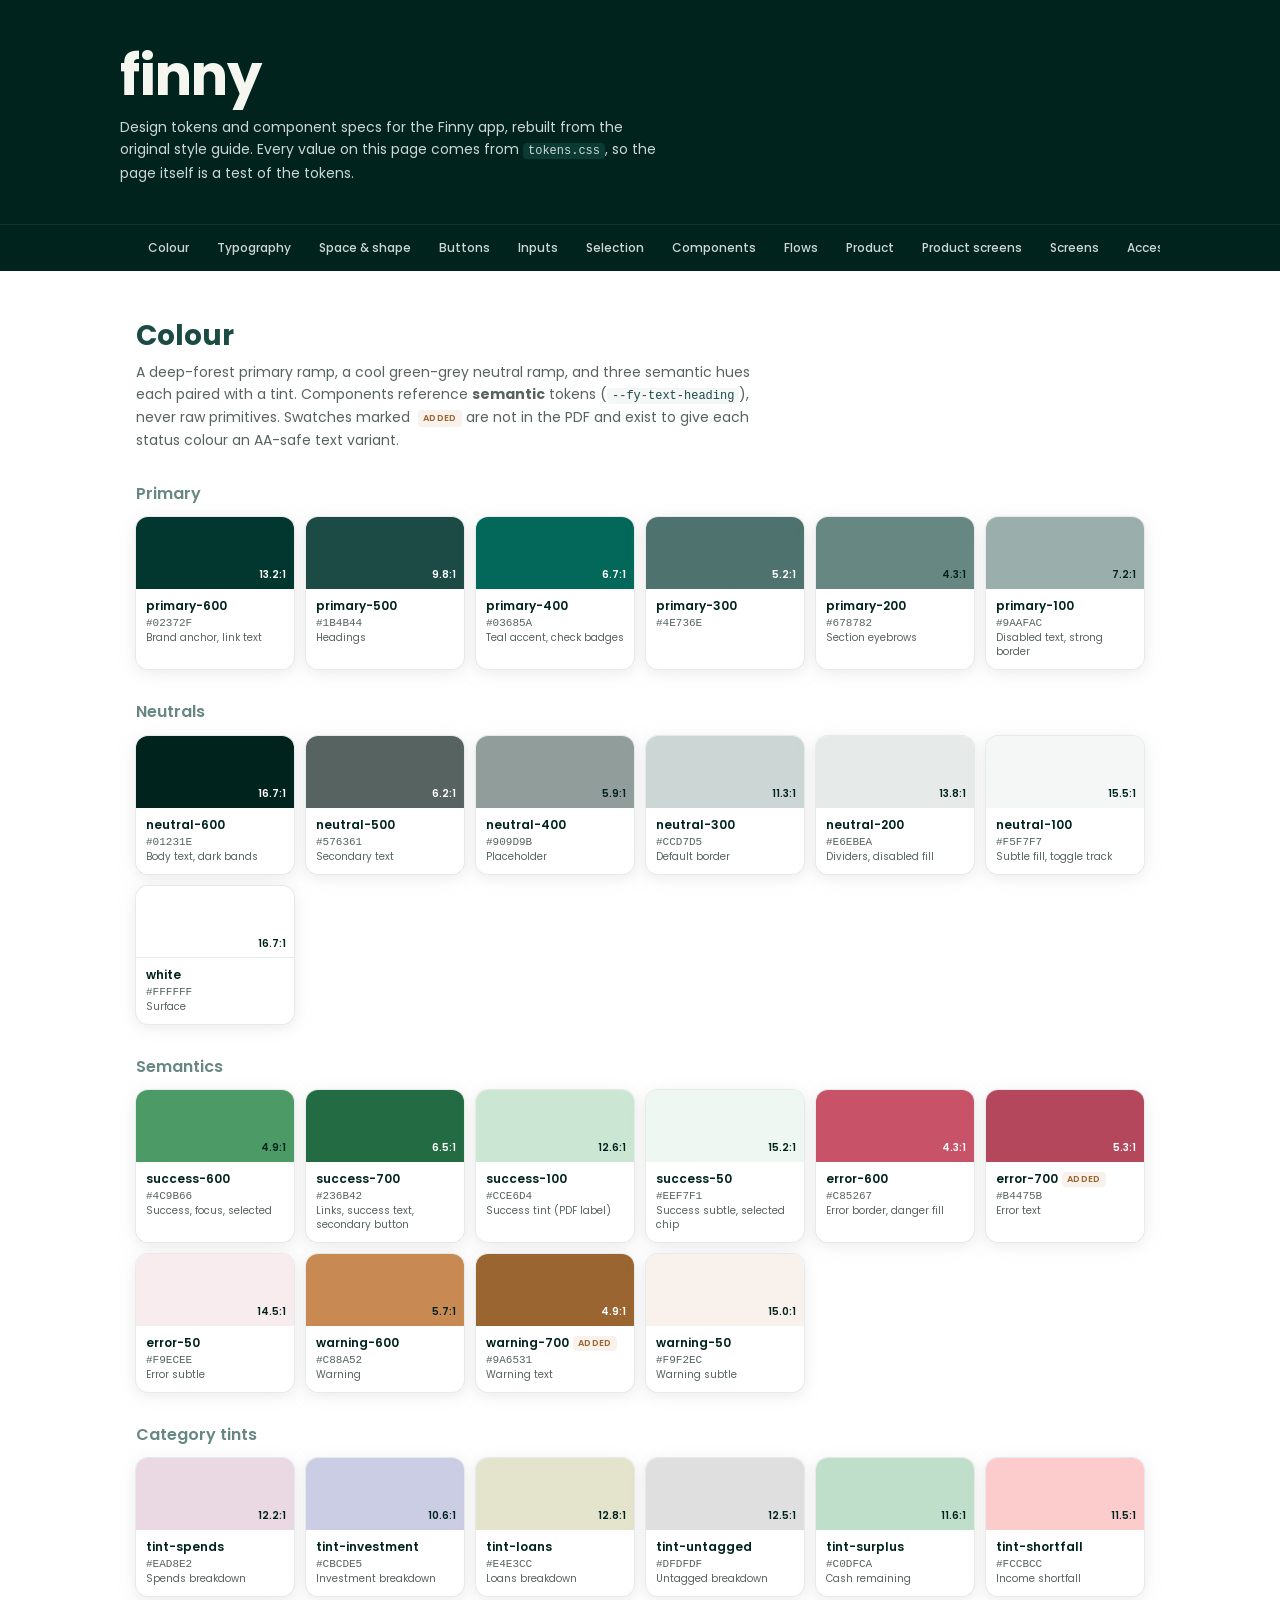
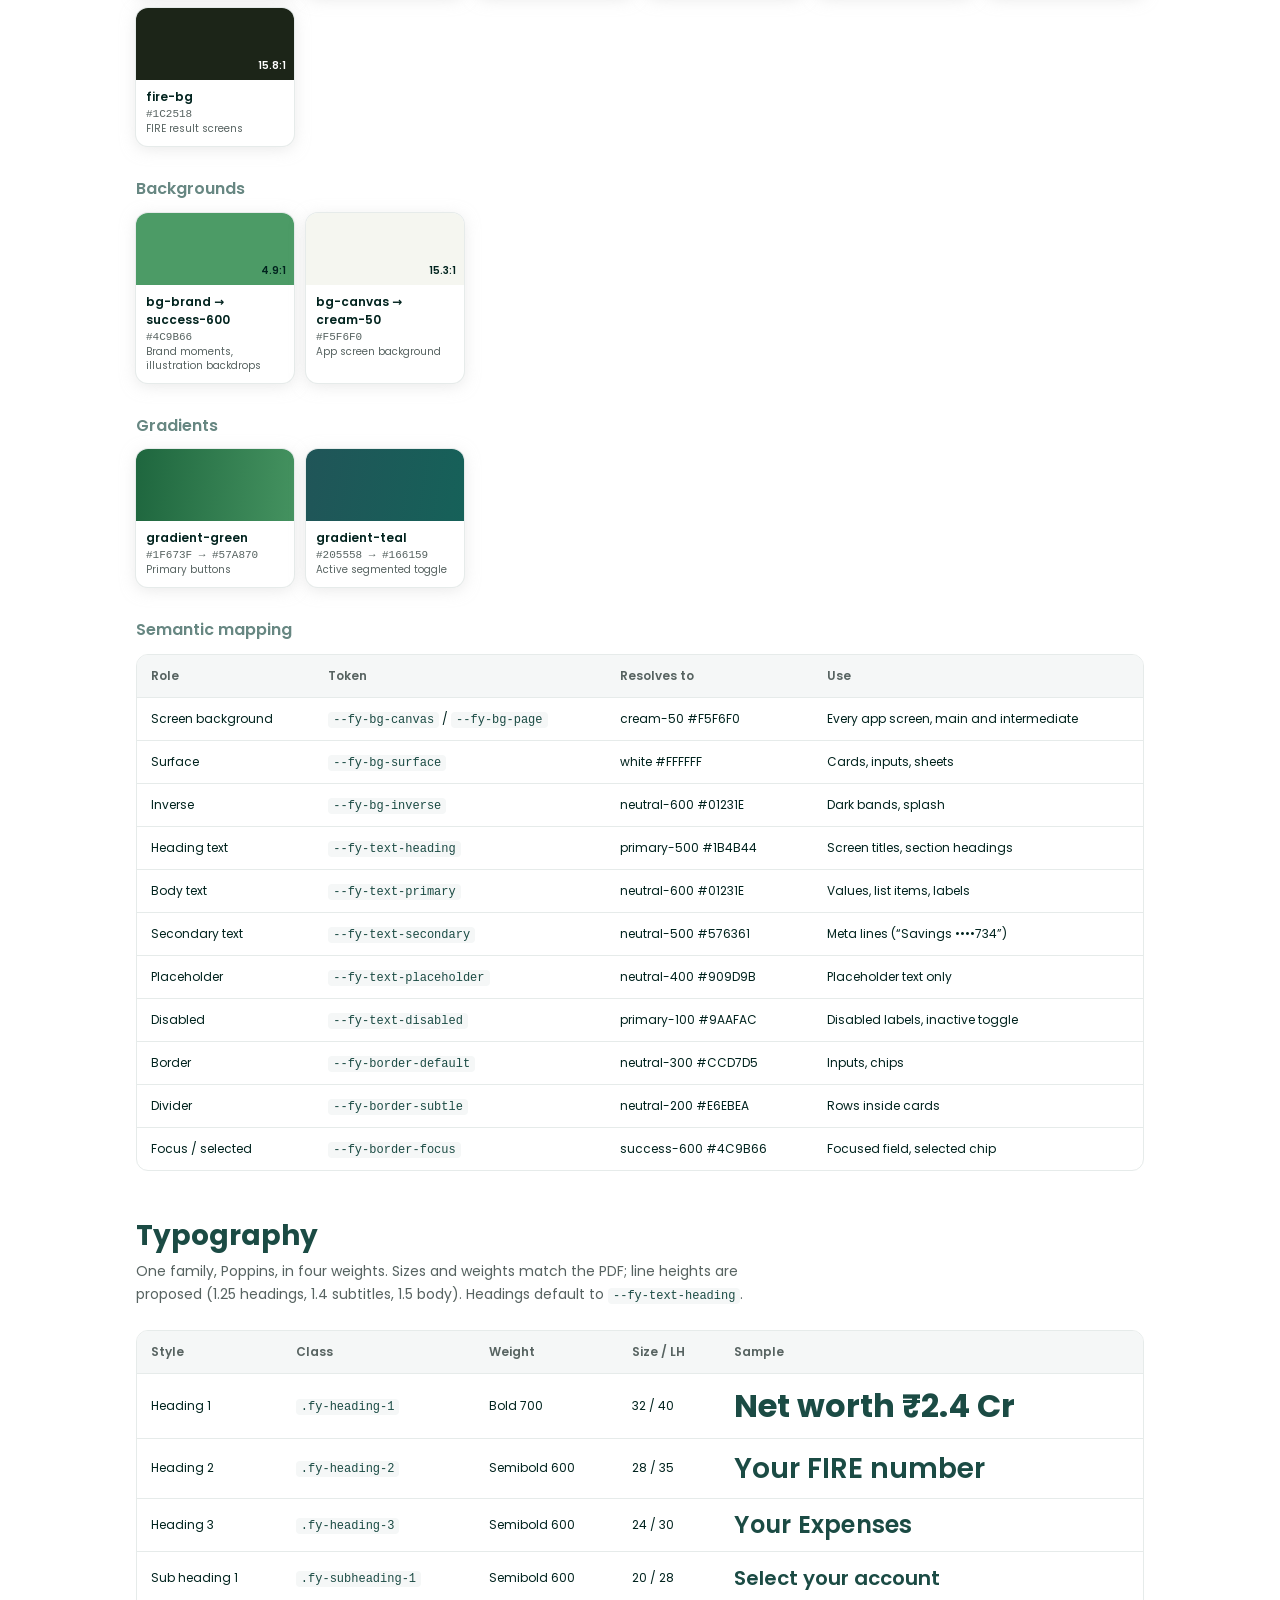
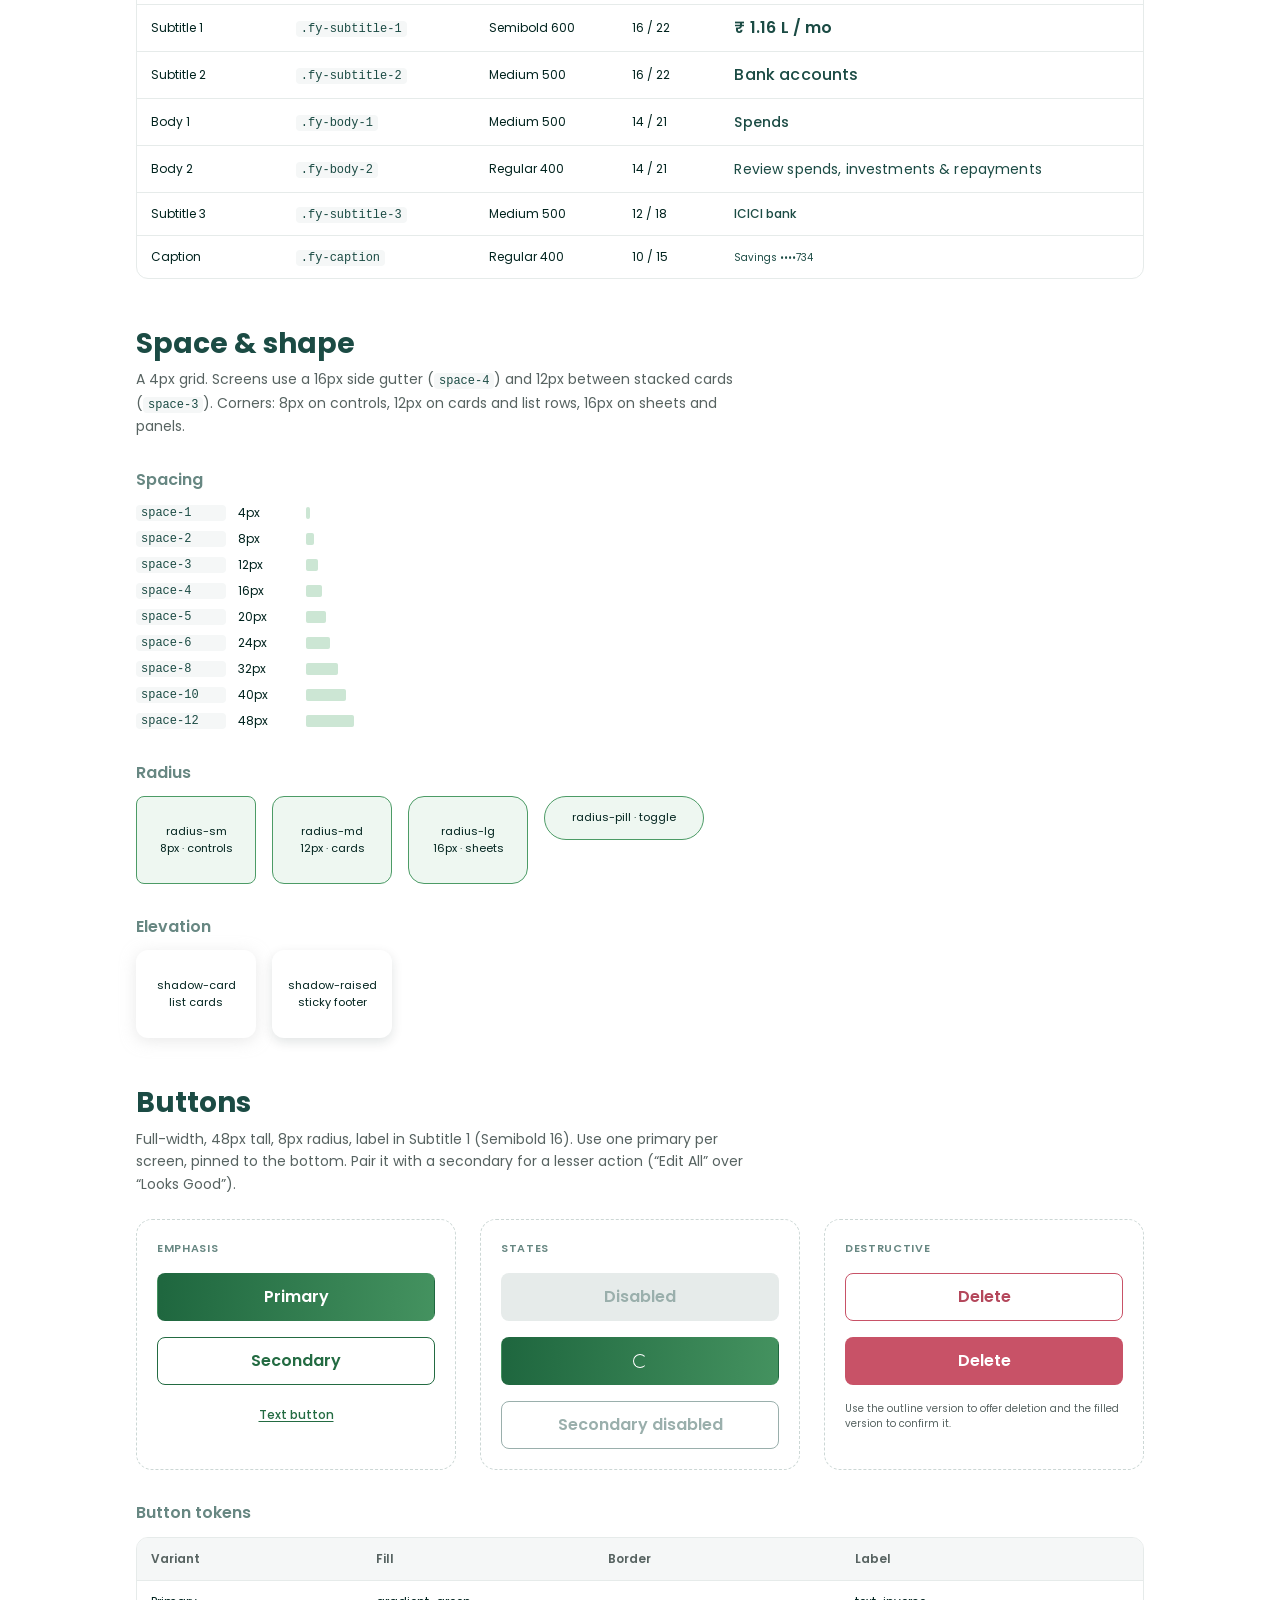
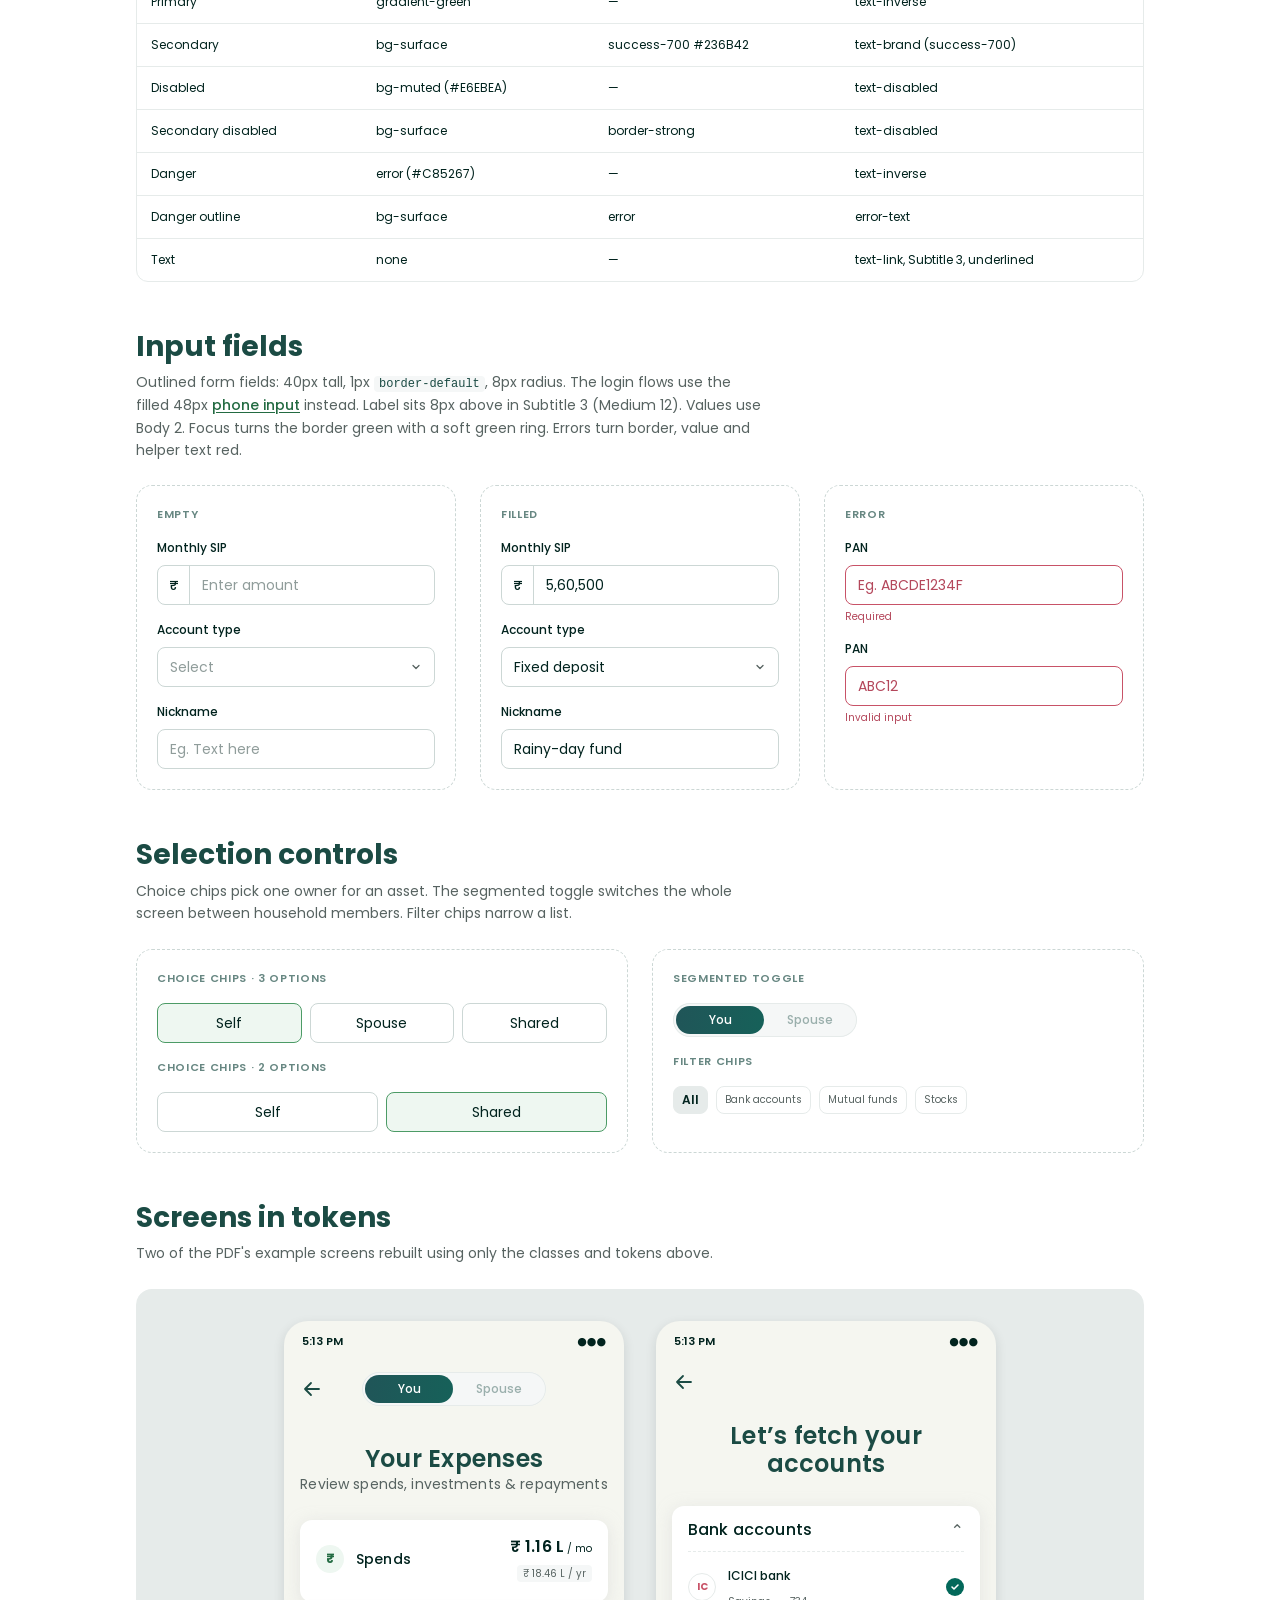
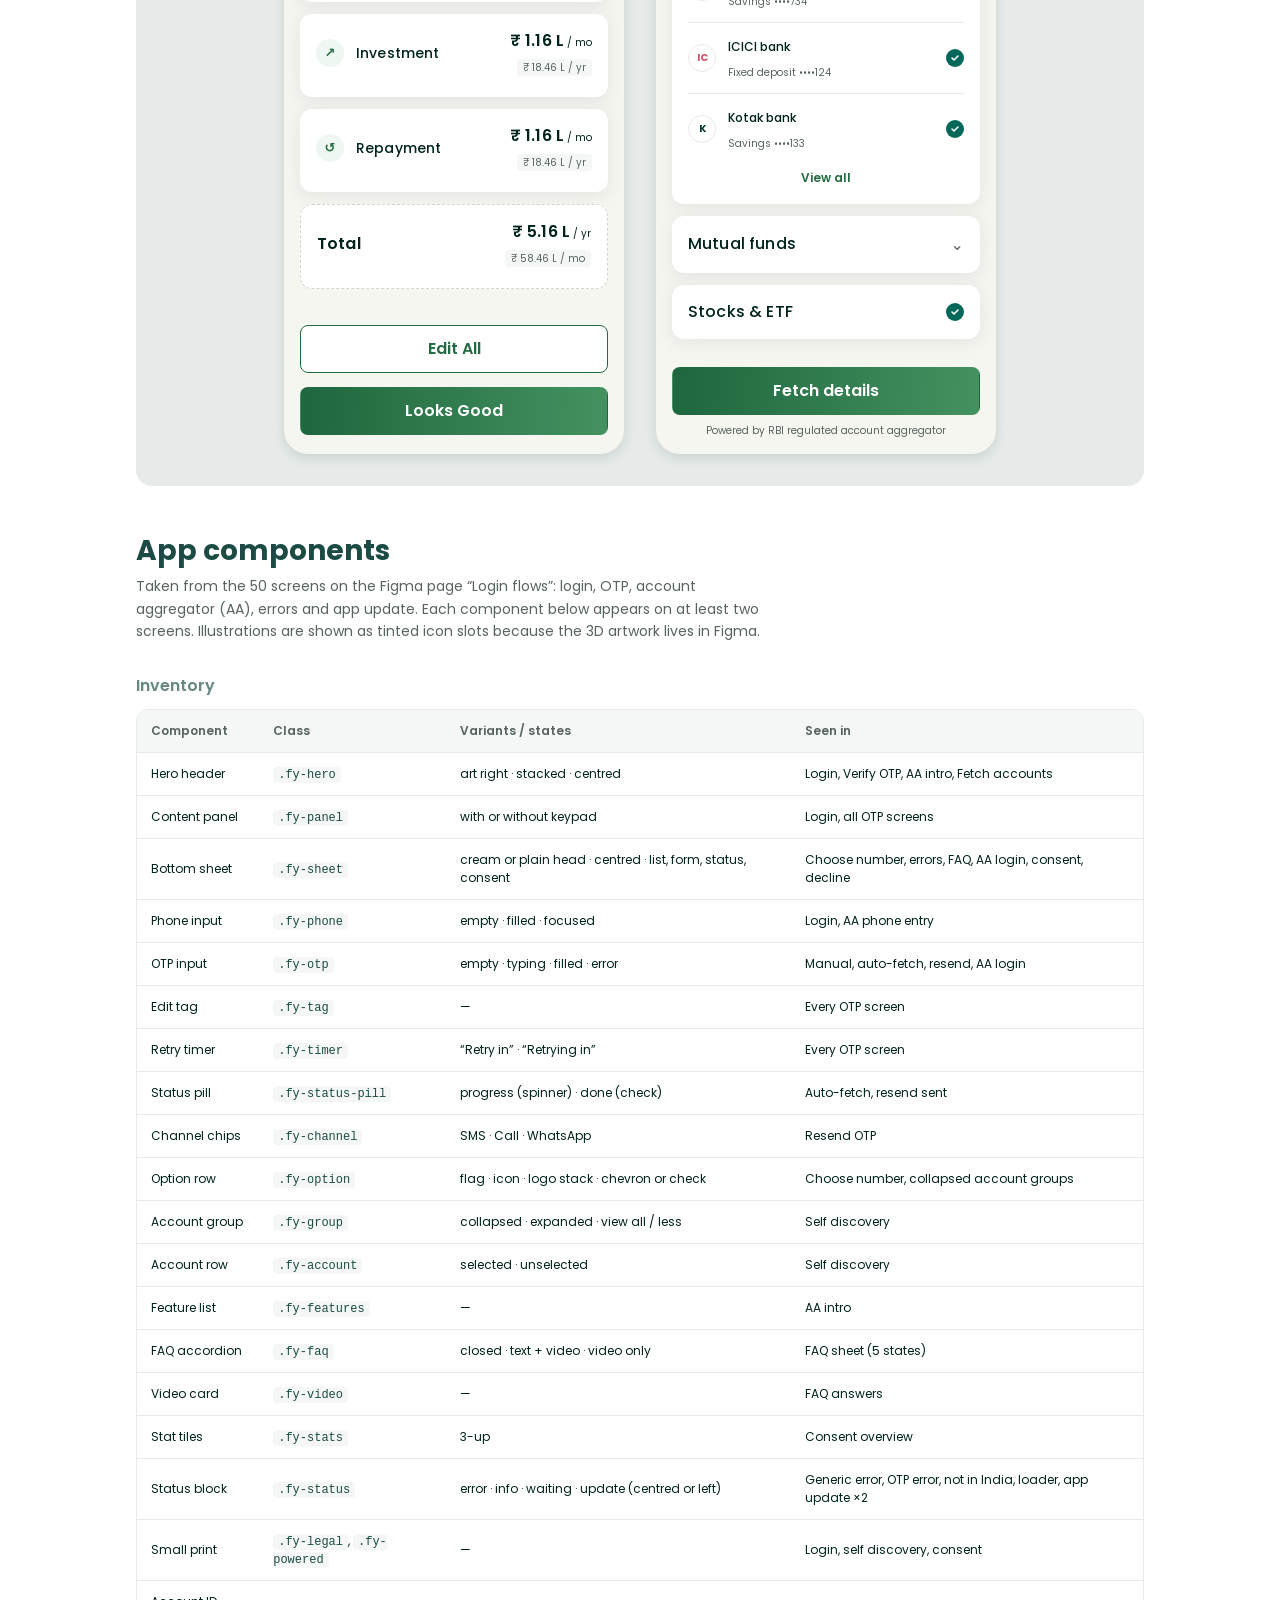
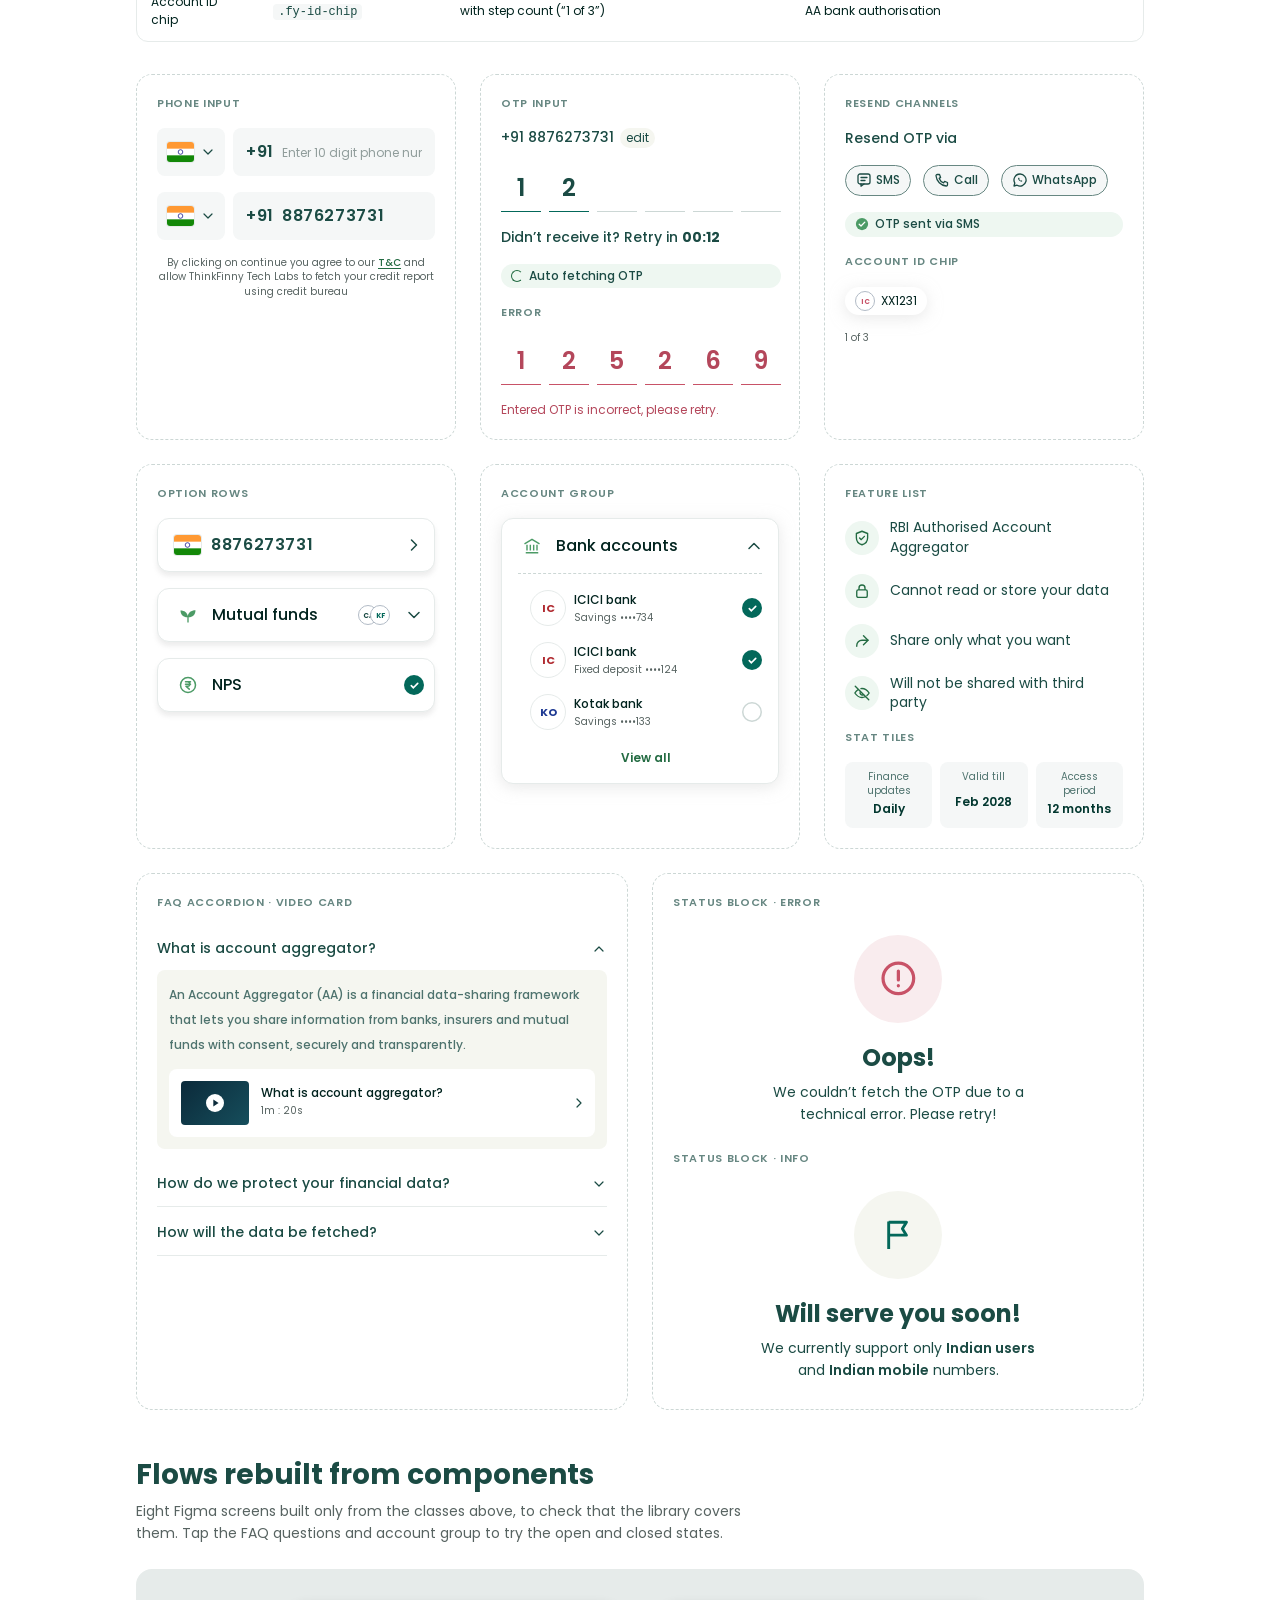
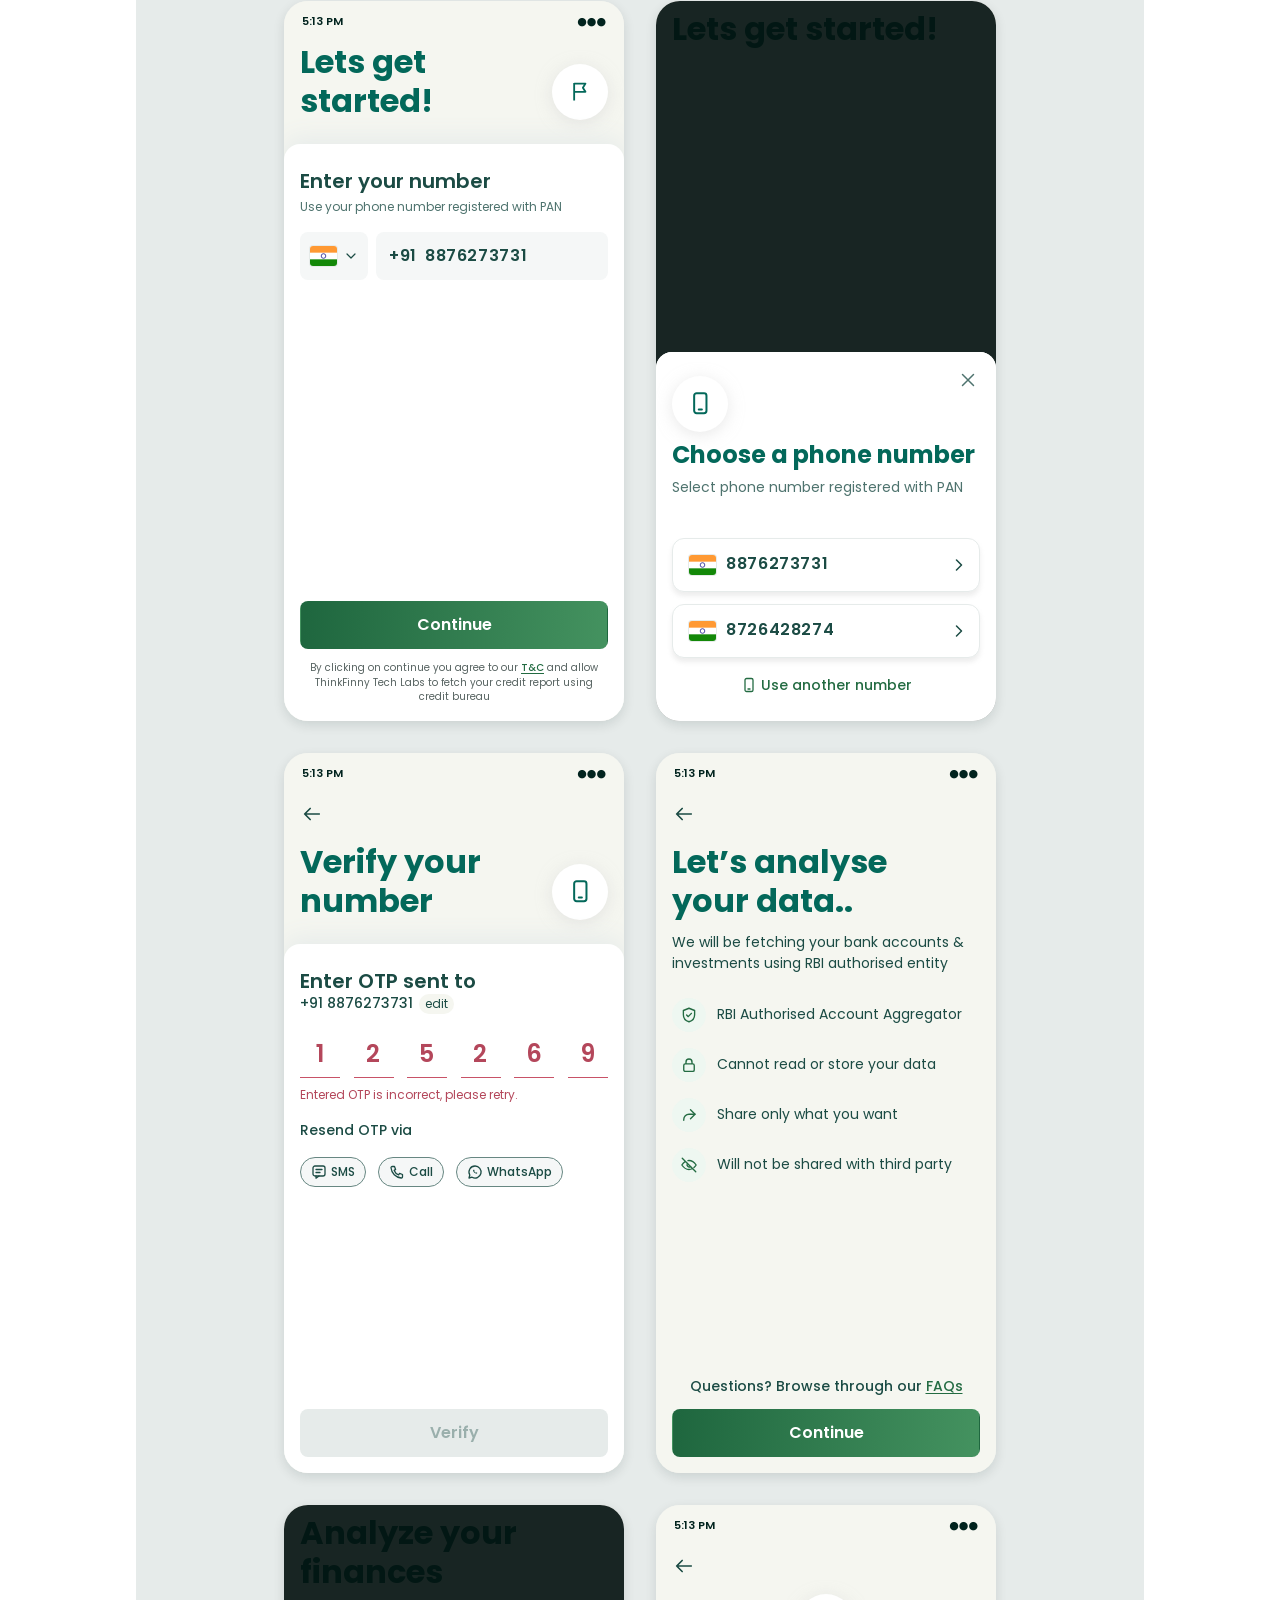
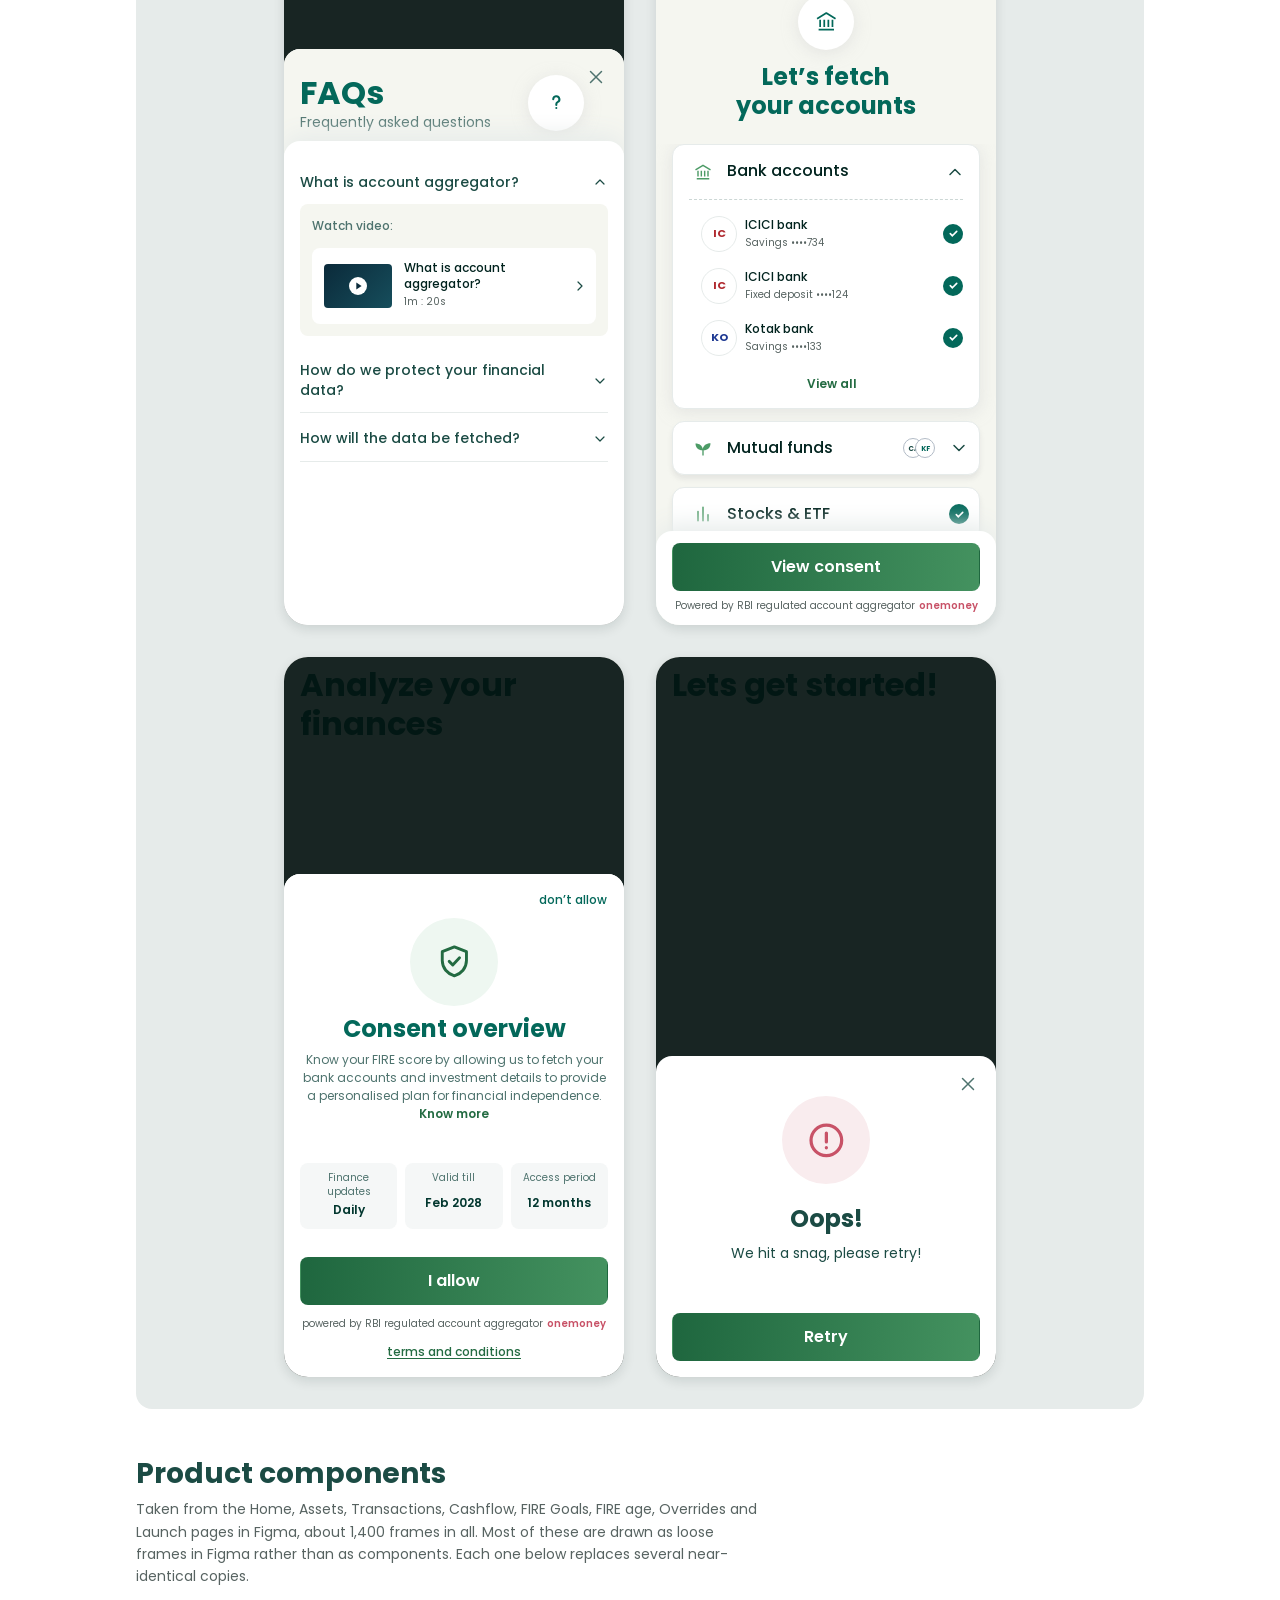
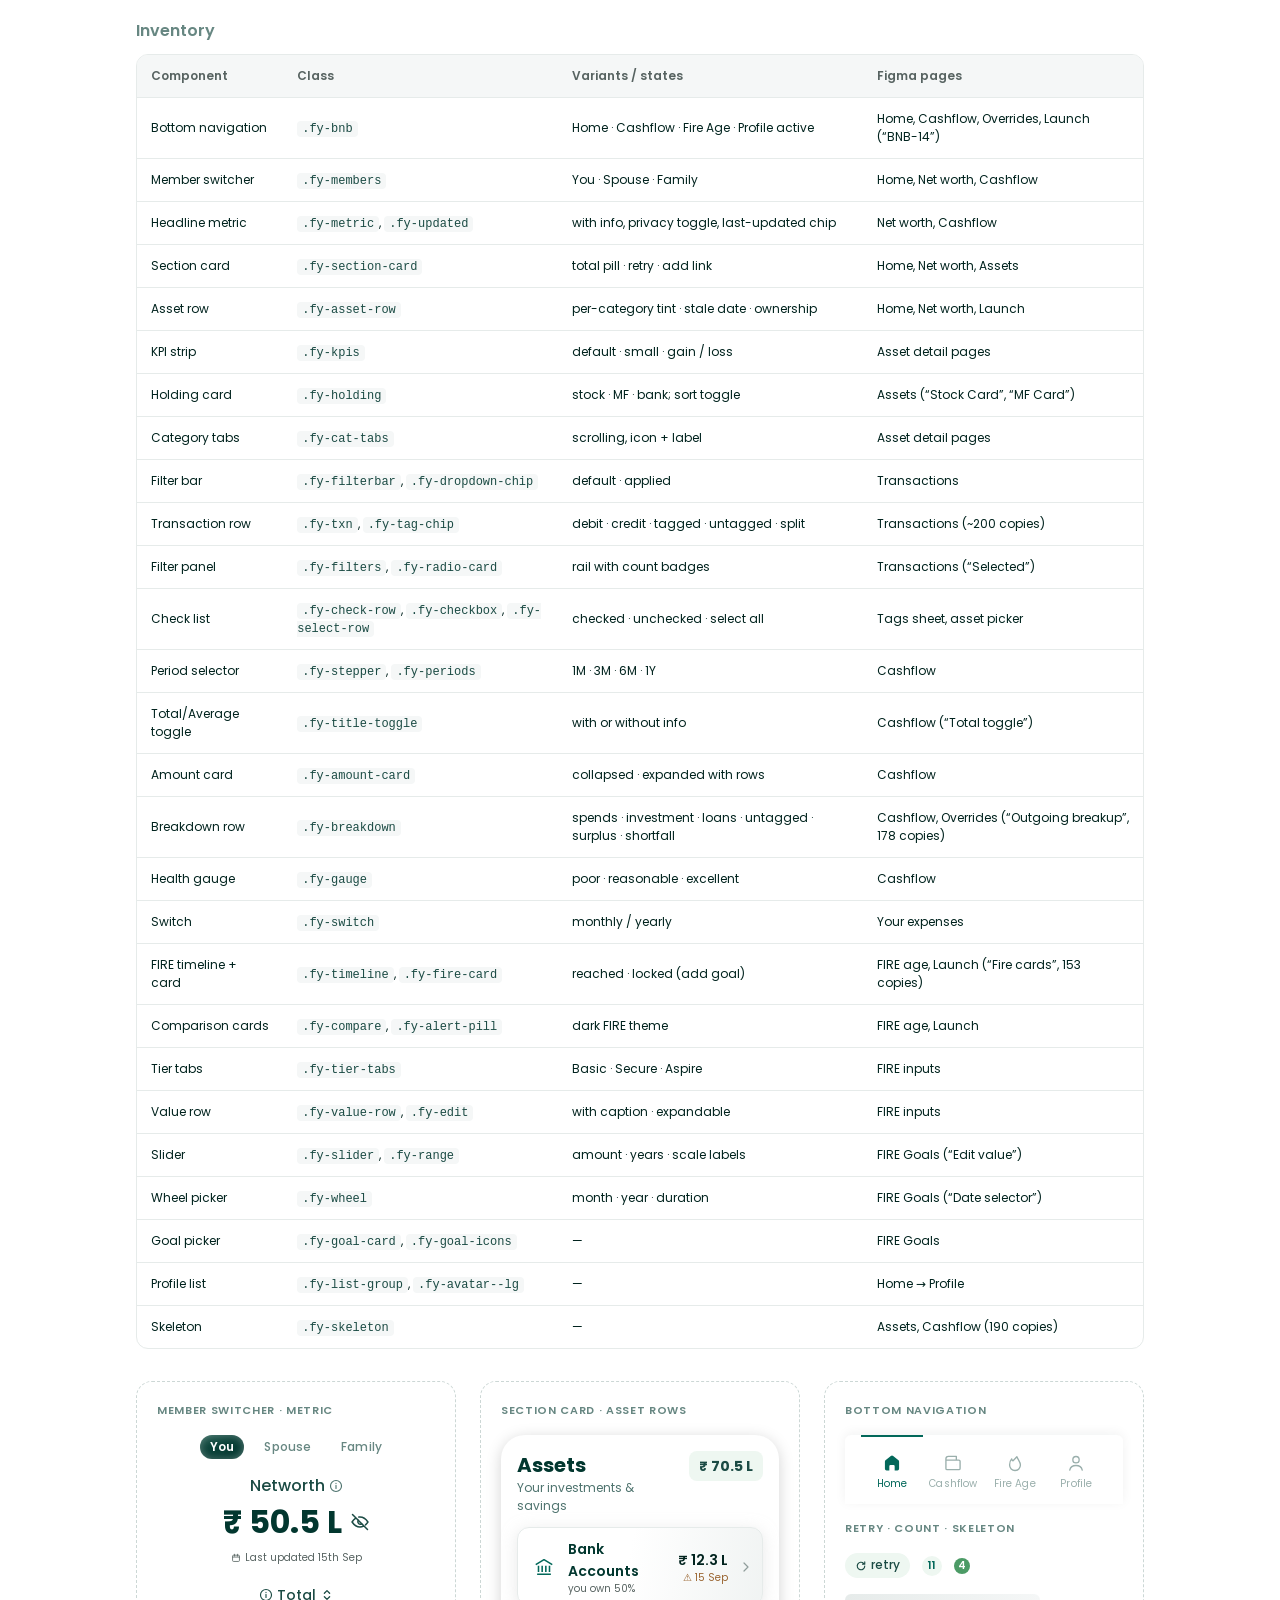
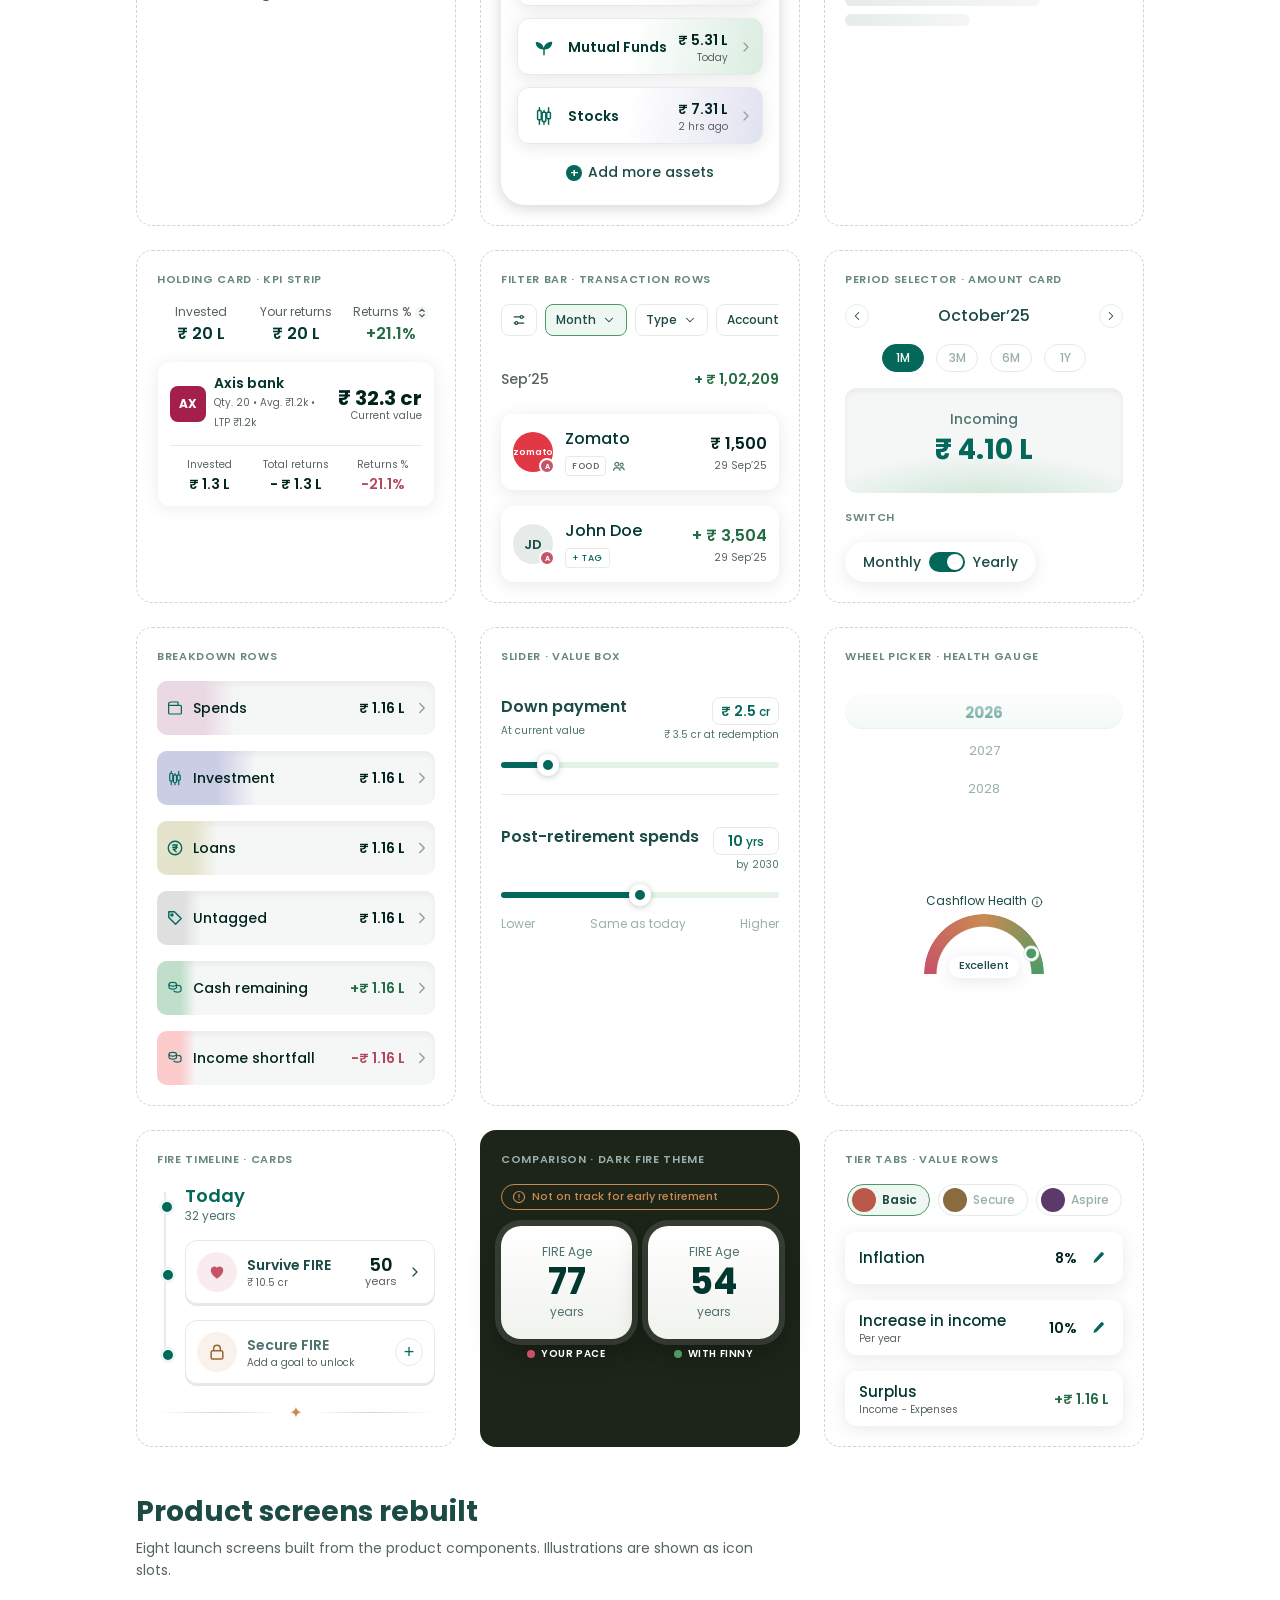
<file: finny-design-system/style-guide.html>
<!doctype html>
<html lang="en">
<head>
<meta charset="UTF-8" />
<meta name="viewport" content="width=device-width, initial-scale=1.0" />
<title>Finny Style Guide</title>
<link rel="preconnect" href="https://fonts.googleapis.com" />
<link rel="preconnect" href="https://fonts.gstatic.com" crossorigin />
<link href="https://fonts.googleapis.com/css2?family=Poppins:wght@400;500;600;700&display=swap" rel="stylesheet" />
<link rel="stylesheet" href="tokens.css" />
<style>
  * { box-sizing: border-box; }
  html, body { margin: 0; }
  body { font-family: var(--fy-font); background: var(--fy-bg-surface); color: var(--fy-text-primary); -webkit-font-smoothing: antialiased; }

  .masthead { background: var(--fy-bg-inverse); color: var(--fy-text-inverse); padding: var(--fy-space-12) var(--fy-space-4) var(--fy-space-10); }
  .masthead__inner, main, .toc__inner { max-width: 1040px; margin: 0 auto; }
  .wordmark { font: var(--fy-weight-bold) 56px/1 var(--fy-font); letter-spacing: -1px; color: var(--fy-cream-50); }
  .masthead p { margin: var(--fy-space-3) 0 0; color: var(--fy-neutral-300); max-width: 60ch; font-size: 14px; line-height: 1.6; }

  .toc { position: sticky; top: 0; z-index: 5; background: var(--fy-neutral-600); border-top: 1px solid #0b3a33; }
  .toc__inner { display: flex; gap: var(--fy-space-1); overflow-x: auto; padding: var(--fy-space-2) var(--fy-space-4); }
  .toc a { flex: none; padding: 6px 12px; border-radius: var(--fy-radius-pill); color: var(--fy-neutral-300); text-decoration: none; font-size: 12px; font-weight: 500; }
  .toc a:hover { background: #0b3a33; color: #fff; }

  main { padding: 0 var(--fy-space-4) var(--fy-space-12); }
  section { padding-top: var(--fy-space-12); scroll-margin-top: 48px; }
  .section-title { font: var(--fy-weight-bold) 28px/1.2 var(--fy-font); color: var(--fy-text-heading); margin: 0 0 var(--fy-space-2); }
  .section-lede { margin: 0 0 var(--fy-space-6); color: var(--fy-text-secondary); font-size: 14px; line-height: 1.6; max-width: 70ch; }
  .group-title { font: var(--fy-weight-semibold) 16px/1.4 var(--fy-font); color: var(--fy-primary-200); margin: var(--fy-space-8) 0 var(--fy-space-3); }
  code { font-family: ui-monospace, SFMono-Regular, Menlo, monospace; font-size: 12px; background: var(--fy-bg-subtle); padding: 1px 5px; border-radius: 4px; color: var(--fy-primary-500); }

  /* swatches */
  .swatches { display: grid; grid-template-columns: repeat(auto-fill, minmax(150px, 1fr)); gap: var(--fy-space-3); }
  .swatch { border-radius: var(--fy-radius-md); box-shadow: 0 0 0 1px var(--fy-border-subtle), var(--fy-shadow-card); overflow: hidden; background: #fff; }
  .swatch__chip { height: 72px; display: flex; align-items: flex-end; justify-content: flex-end; padding: 6px 8px; font-size: 10px; font-weight: 600; }
  .swatch__meta { padding: 8px 10px 10px; display: grid; gap: 2px; }
  .swatch__name { font-size: 12px; font-weight: 600; color: var(--fy-text-primary); }
  .swatch__hex { font-size: 11px; color: var(--fy-text-secondary); font-family: ui-monospace, Menlo, monospace; }
  .swatch__use { font-size: 10px; color: var(--fy-text-secondary); line-height: 1.4; }
  .tag { display: inline-block; font-size: 9px; font-weight: 600; text-transform: uppercase; letter-spacing: .04em; padding: 1px 5px; border-radius: 4px; background: var(--fy-warning-subtle); color: var(--fy-warning-text); margin-left: 4px; vertical-align: 1px; }

  /* tables */
  .table-wrap { overflow-x: auto; border: 1px solid var(--fy-border-subtle); border-radius: var(--fy-radius-md); }
  table { width: 100%; border-collapse: collapse; font-size: 12px; }
  th, td { text-align: left; padding: 12px 14px; border-bottom: 1px solid var(--fy-border-subtle); vertical-align: middle; }
  th { font-weight: 600; color: var(--fy-text-secondary); background: var(--fy-bg-subtle); white-space: nowrap; }
  tr:last-child td { border-bottom: 0; }
  td.sample { color: var(--fy-text-heading); white-space: nowrap; }

  /* spacing / radius */
  .scale { display: grid; gap: var(--fy-space-2); }
  .scale__row { display: grid; grid-template-columns: 90px 56px 1fr; align-items: center; gap: var(--fy-space-3); font-size: 12px; }
  .scale__bar { height: 12px; background: var(--fy-success-100); border-radius: 2px; }
  .tiles { display: flex; flex-wrap: wrap; gap: var(--fy-space-4); }
  .tile { width: 120px; height: 88px; background: var(--fy-success-subtle); border: 1px solid var(--fy-success-600); display: grid; place-items: center; text-align: center; font-size: 11px; color: var(--fy-text-primary); }
  .tile--shadow { background: #fff; border: 0; border-radius: var(--fy-radius-md); }

  /* component specimens */
  .specimens { display: grid; grid-template-columns: repeat(auto-fit, minmax(300px, 1fr)); gap: var(--fy-space-6); }
  .specimen { border: 1px dashed var(--fy-border-default); border-radius: var(--fy-radius-lg); padding: var(--fy-space-5); display: grid; gap: var(--fy-space-4); align-content: start; }
  .specimen__label { font-size: 11px; font-weight: 600; text-transform: uppercase; letter-spacing: .06em; color: var(--fy-primary-200); }
  .stack { display: grid; gap: var(--fy-space-3); }
  .row { display: flex; align-items: center; justify-content: space-between; gap: var(--fy-space-2); }

  /* phone */
  .phones { display: flex; flex-wrap: wrap; gap: var(--fy-space-8); justify-content: center; background: var(--fy-bg-muted); border-radius: var(--fy-radius-lg); padding: var(--fy-space-8) var(--fy-space-4); }
  .phone { width: 340px; max-width: 100%; background: var(--fy-bg-canvas); border-radius: 24px; box-shadow: var(--fy-shadow-raised); overflow: hidden; display: flex; flex-direction: column; }
  .phone__bar { display: flex; justify-content: space-between; padding: 12px 18px 4px; font-size: 11px; font-weight: 600; }
  .phone__body { padding: var(--fy-space-4); display: grid; gap: var(--fy-space-3); flex: 1; }
  .phone__nav { display: flex; align-items: center; gap: var(--fy-space-4); }
  .back { width: 24px; height: 24px; color: var(--fy-text-heading); }
  .expense { display: flex; align-items: center; gap: var(--fy-space-3); padding: 14px var(--fy-space-4); }
  .expense__icon { width: 28px; height: 28px; border-radius: 50%; display: grid; place-items: center; background: var(--fy-success-subtle); color: var(--fy-success-text); font-size: 13px; font-weight: 700; flex: none; }
  .expense__amt { margin-left: auto; text-align: right; }
  .amt-chip { display: inline-block; margin-top: 2px; padding: 1px 6px; border-radius: 4px; background: var(--fy-bg-subtle); color: var(--fy-text-secondary); }
  .bank { display: flex; align-items: center; gap: var(--fy-space-3); padding: 10px 0; }
  .bank__logo { width: 28px; height: 28px; border-radius: 50%; border: 1px solid var(--fy-border-subtle); display: grid; place-items: center; font-size: 10px; font-weight: 700; color: var(--fy-error); background: #fff; flex: none; }
  .check { width: 18px; height: 18px; border-radius: 50%; background: var(--fy-primary-400); color: #fff; display: grid; place-items: center; margin-left: auto; flex: none; }
  .check svg { width: 10px; height: 10px; }

  /* notes */
  .notes { display: grid; gap: var(--fy-space-3); }
  .note { display: grid; grid-template-columns: auto 1fr; gap: var(--fy-space-3); padding: var(--fy-space-4); border-radius: var(--fy-radius-md); font-size: 13px; line-height: 1.55; }
  .note--warn { background: var(--fy-warning-subtle); }
  .note--err  { background: var(--fy-error-subtle); }
  .note--ok   { background: var(--fy-success-subtle); }
  .note b { color: var(--fy-text-primary); }
  .dot { width: 10px; height: 10px; border-radius: 50%; margin-top: 5px; }

  footer { text-align: center; padding: var(--fy-space-8) var(--fy-space-4); font-size: 11px; color: var(--fy-text-secondary); border-top: 1px solid var(--fy-border-subtle); }

  /* app flows */
  .app-phone { position: relative; width: 340px; max-width: 100%; height: 720px; border-radius: 24px; overflow: hidden; box-shadow: var(--fy-shadow-raised); background: var(--fy-bg-page); }
  .app-phone > .fy-screen { height: 100%; }
  .statusbar { display: flex; justify-content: space-between; padding: 12px 18px 4px; font-size: 11px; font-weight: 600; color: var(--fy-text-primary); }
  .backdrop { filter: saturate(.8); }
  .app-phone .fy-btn--text { display: inline-flex; align-items: center; gap: 4px; }
  .specimen .fy-status { padding: var(--fy-space-2); }

  @media (max-width: 520px) {
    .wordmark { font-size: 44px; }
    .section-title { font-size: 24px; }
    .phones { padding: var(--fy-space-4) var(--fy-space-2); }
  }
</style>
</head>
<body>
<svg width="0" height="0" style="position:absolute" aria-hidden="true">
  <defs>
    <symbol id="i-back" viewBox="0 0 24 24" fill="none" stroke="currentColor" stroke-width="1.8" stroke-linecap="round" stroke-linejoin="round"><path d="M20 12H4m6-6-6 6 6 6"/></symbol>
    <symbol id="i-close" viewBox="0 0 24 24" fill="none" stroke="currentColor" stroke-width="1.6" stroke-linecap="round"><path d="M18 6 6 18M6 6l12 12"/></symbol>
    <symbol id="i-chev-down" viewBox="0 0 24 24" fill="none" stroke="currentColor" stroke-width="1.8" stroke-linecap="round" stroke-linejoin="round"><path d="m6 9 6 6 6-6"/></symbol>
    <symbol id="i-chev-right" viewBox="0 0 24 24" fill="none" stroke="currentColor" stroke-width="1.8" stroke-linecap="round" stroke-linejoin="round"><path d="m9 6 6 6-6 6"/></symbol>
    <symbol id="i-check" viewBox="0 0 12 12" fill="none" stroke="currentColor" stroke-width="1.8" stroke-linecap="round" stroke-linejoin="round"><path d="m2.5 6.2 2.3 2.3 4.7-4.8"/></symbol>
    <symbol id="i-check-circle" viewBox="0 0 16 16"><circle cx="8" cy="8" r="7" fill="currentColor"/><path d="m4.8 8.2 2.1 2.1 4.3-4.4" fill="none" stroke="#fff" stroke-width="1.5" stroke-linecap="round" stroke-linejoin="round"/></symbol>
    <symbol id="i-sms" viewBox="0 0 16 16" fill="none" stroke="currentColor" stroke-width="1.3" stroke-linejoin="round"><rect x="2" y="2" width="12" height="10" rx="2"/><path d="M5 12v2.2L8 12M5 5.5h6M5 8.5h4" stroke-linecap="round"/></symbol>
    <symbol id="i-phone" viewBox="0 0 16 16" fill="none" stroke="currentColor" stroke-width="1.3" stroke-linejoin="round"><path d="M3.2 2.5h2.3l1.1 2.9-1.4 1a7.5 7.5 0 0 0 4.4 4.4l1-1.4 2.9 1.1v2.3a1.2 1.2 0 0 1-1.3 1.2A11.3 11.3 0 0 1 2 3.8a1.2 1.2 0 0 1 1.2-1.3Z"/></symbol>
    <symbol id="i-chat" viewBox="0 0 16 16" fill="none" stroke="currentColor" stroke-width="1.3" stroke-linejoin="round"><path d="M8 2a6 6 0 0 0-5.2 9L2 14l3.1-.8A6 6 0 1 0 8 2Z"/><path d="M6 6.2c.2 1.6 1.6 3.1 3.6 3.6l.8-.9-1-.6-.6.4a3 3 0 0 1-1.6-1.6l.4-.6-.6-1Z" fill="currentColor" stroke="none"/></symbol>
    <symbol id="i-mobile" viewBox="0 0 16 16" fill="none" stroke="currentColor" stroke-width="1.3"><rect x="4" y="1.5" width="8" height="13" rx="1.6"/><path d="M7 12h2" stroke-linecap="round"/></symbol>
    <symbol id="i-shield" viewBox="0 0 24 24" fill="none" stroke="currentColor" stroke-width="1.8" stroke-linejoin="round"><path d="M12 3 4.5 6v5.5c0 4.6 3.2 8.2 7.5 9.5 4.3-1.3 7.5-4.9 7.5-9.5V6Z"/><path d="m8.8 12 2.2 2.2 4.2-4.4" stroke-linecap="round"/></symbol>
    <symbol id="i-lock" viewBox="0 0 24 24" fill="none" stroke="currentColor" stroke-width="1.8"><rect x="5" y="10.5" width="14" height="10" rx="2"/><path d="M8 10.5V8a4 4 0 0 1 8 0v2.5"/></symbol>
    <symbol id="i-share" viewBox="0 0 24 24" fill="none" stroke="currentColor" stroke-width="1.8" stroke-linecap="round" stroke-linejoin="round"><path d="M14 5l6 6-6 6"/><path d="M20 11h-8a7 7 0 0 0-7 7v1"/></symbol>
    <symbol id="i-eye-off" viewBox="0 0 24 24" fill="none" stroke="currentColor" stroke-width="1.8" stroke-linecap="round"><path d="M3 3l18 18M10.6 6.1A9.8 9.8 0 0 1 12 6c5 0 8.5 4.5 9.5 6a17 17 0 0 1-2.9 3.4M6.5 7.6A16 16 0 0 0 2.5 12c1 1.5 4.5 6 9.5 6a9 9 0 0 0 4.2-1"/><path d="M9.9 10a3 3 0 0 0 4.1 4.2"/></symbol>
    <symbol id="i-bank" viewBox="0 0 24 24" fill="none" stroke="currentColor" stroke-width="1.7" stroke-linejoin="round"><path d="M3 9.5 12 4l9 5.5M4.5 20h15M6 10.5v7M10 10.5v7M14 10.5v7M18 10.5v7"/></symbol>
    <symbol id="i-sprout" viewBox="0 0 24 24" fill="currentColor"><path d="M11.2 21v-6.4C6.5 14.6 3 11.6 3 6.5c4.8 0 8 2.6 8.7 6.6.8-3.9 4-6.8 9.3-6.8 0 5.4-3.5 8.4-8.2 8.4V21Z"/></symbol>
    <symbol id="i-chart" viewBox="0 0 24 24" fill="none" stroke="currentColor" stroke-width="1.8" stroke-linecap="round"><path d="M6 20V9M12 20V4M18 20v-7"/></symbol>
    <symbol id="i-rupee" viewBox="0 0 24 24" fill="none" stroke="currentColor" stroke-width="1.8" stroke-linecap="round" stroke-linejoin="round"><circle cx="12" cy="12" r="9"/><path d="M9 8h6M9 11h6M11.5 8a2.5 2.5 0 0 1 0 5.5H9.5l4 3.5"/></symbol>
    <symbol id="i-alert" viewBox="0 0 24 24" fill="none" stroke="currentColor" stroke-width="2" stroke-linecap="round"><circle cx="12" cy="12" r="9.5"/><path d="M12 7.5v5.5M12 16.5v.1"/></symbol>
    <symbol id="i-flag" viewBox="0 0 24 24" fill="none" stroke="currentColor" stroke-width="1.8" stroke-linejoin="round"><path d="M6 21V4M6 4.5h11l-2.5 4 2.5 4H6"/></symbol>
    <symbol id="i-doc" viewBox="0 0 24 24" fill="none" stroke="currentColor" stroke-width="1.7" stroke-linecap="round" stroke-linejoin="round"><path d="M7 3h7l4 4v14H7Z"/><path d="m9.5 14 2 2 4-4"/></symbol>
    <symbol id="i-play" viewBox="0 0 20 20"><circle cx="10" cy="10" r="9" fill="#fff"/><path d="M8.3 6.6v6.8L13.6 10Z" fill="#0B2A3A"/></symbol>
    <symbol id="i-question" viewBox="0 0 24 24" fill="none" stroke="currentColor" stroke-width="2" stroke-linecap="round"><path d="M9 9a3 3 0 1 1 4.2 2.8c-.8.4-1.2 1-1.2 1.8v.9M12 17.5v.1"/></symbol>
    <symbol id="i-in-flag" viewBox="0 0 27 20"><rect width="27" height="20" fill="#fff"/><rect width="27" height="6.67" fill="#FF9933"/><rect y="13.33" width="27" height="6.67" fill="#138808"/><circle cx="13.5" cy="10" r="2.3" fill="none" stroke="#000080" stroke-width=".7"/></symbol>
    <symbol id="i-home" viewBox="0 0 24 24" fill="currentColor"><path d="M10.6 3.5a2.2 2.2 0 0 1 2.8 0l6.4 5.3c.5.4.7 1 .7 1.6V19a2 2 0 0 1-2 2h-3.3v-5.2a1.3 1.3 0 0 0-1.3-1.3h-3.8a1.3 1.3 0 0 0-1.3 1.3V21H5.5a2 2 0 0 1-2-2v-8.6c0-.6.3-1.2.7-1.6Z"/></symbol>
    <symbol id="i-wallet" viewBox="0 0 24 24" fill="none" stroke="currentColor" stroke-width="1.6" stroke-linejoin="round"><path d="M4 8.5h15a1.5 1.5 0 0 1 1.5 1.5v8.5A1.5 1.5 0 0 1 19 20H5a1.5 1.5 0 0 1-1.5-1.5V7A3 3 0 0 1 6.5 4H16v4.5"/><path d="M16.5 14.2h.1"/></symbol>
    <symbol id="i-fire" viewBox="0 0 24 24" fill="none" stroke="currentColor" stroke-width="1.6" stroke-linejoin="round"><path d="M12 21a6.5 6.5 0 0 0 6.5-6.5c0-3.8-3-6.5-4.2-10C12 7 10.8 8.2 9.6 9.5 8.7 8.9 8.2 8 8 7c-1.6 1.7-2.5 4.4-2.5 7.5A6.5 6.5 0 0 0 12 21Z"/></symbol>
    <symbol id="i-user" viewBox="0 0 24 24" fill="none" stroke="currentColor" stroke-width="1.6"><circle cx="12" cy="8" r="3.8"/><path d="M4.5 20.5c.8-3.6 3.8-5.5 7.5-5.5s6.7 1.9 7.5 5.5" stroke-linecap="round"/></symbol>
    <symbol id="i-info" viewBox="0 0 16 16" fill="none" stroke="currentColor" stroke-width="1.3" stroke-linecap="round"><circle cx="8" cy="8" r="6.3"/><path d="M8 7.3v3.6M8 5v.1"/></symbol>
    <symbol id="i-calendar" viewBox="0 0 16 16" fill="none" stroke="currentColor" stroke-width="1.3"><rect x="2.5" y="3.5" width="11" height="10" rx="1.6"/><path d="M2.5 6.5h11M5.5 2v3M10.5 2v3" stroke-linecap="round"/></symbol>
    <symbol id="i-refresh" viewBox="0 0 16 16" fill="none" stroke="currentColor" stroke-width="1.5" stroke-linecap="round" stroke-linejoin="round"><path d="M13 8a5 5 0 1 1-1.5-3.6M13 2.5v3h-3"/></symbol>
    <symbol id="i-pencil" viewBox="0 0 16 16" fill="currentColor"><path d="M11.3 1.8a1.6 1.6 0 0 1 2.3 0l.6.6a1.6 1.6 0 0 1 0 2.3l-8 8-3.4.9.9-3.4Z"/></symbol>
    <symbol id="i-sliders" viewBox="0 0 16 16" fill="none" stroke="currentColor" stroke-width="1.3" stroke-linecap="round"><path d="M2.5 4.5h7M12.5 4.5h1M2.5 11.5h1M6.5 11.5h7"/><circle cx="11" cy="4.5" r="1.6"/><circle cx="5" cy="11.5" r="1.6"/></symbol>
    <symbol id="i-selector" viewBox="0 0 16 16" fill="none" stroke="currentColor" stroke-width="1.5" stroke-linecap="round" stroke-linejoin="round"><path d="m5 6 3-3 3 3M5 10l3 3 3-3"/></symbol>
    <symbol id="i-chev-left" viewBox="0 0 24 24" fill="none" stroke="currentColor" stroke-width="1.8" stroke-linecap="round" stroke-linejoin="round"><path d="m15 6-6 6 6 6"/></symbol>
    <symbol id="i-tag" viewBox="0 0 16 16" fill="none" stroke="currentColor" stroke-width="1.3" stroke-linejoin="round"><path d="M2.5 2.5h5l6 6-5 5-6-6Z"/><circle cx="5.3" cy="5.3" r=".9" fill="currentColor"/></symbol>
    <symbol id="i-sort" viewBox="0 0 16 16" fill="none" stroke="currentColor" stroke-width="1.3" stroke-linecap="round"><path d="M2.5 4h7M2.5 8h5M2.5 12h3M12 3.5v9m0 0-2-2m2 2 2-2"/></symbol>
    <symbol id="i-split" viewBox="0 0 16 16" fill="none" stroke="currentColor" stroke-width="1.3"><circle cx="5.5" cy="6" r="2.2"/><circle cx="11" cy="6.5" r="1.8"/><path d="M1.8 13c.4-2 1.9-3.2 3.7-3.2S8.8 11 9.2 13M9.5 10.2c.4-.3.9-.4 1.5-.4 1.5 0 2.6 1 2.9 2.7" stroke-linecap="round"/></symbol>
    <symbol id="i-candles" viewBox="0 0 24 24" fill="none" stroke="currentColor" stroke-width="1.6" stroke-linecap="round"><path d="M7 3v3M7 16v5M17 3v5M17 15v6M12 6v2M12 18v3"/><rect x="5" y="6" width="4" height="10" rx="1"/><rect x="15" y="8" width="4" height="7" rx="1"/><rect x="10" y="8" width="4" height="10" rx="1"/></symbol>
    <symbol id="i-coins" viewBox="0 0 24 24" fill="none" stroke="currentColor" stroke-width="1.6"><ellipse cx="9" cy="7" rx="5" ry="2.5"/><path d="M4 7v4c0 1.4 2.2 2.5 5 2.5s5-1.1 5-2.5V7M10 15.6c.6 1.1 2.5 1.9 5 1.9 2.8 0 5-1.1 5-2.5v-4c0-1.4-2.2-2.5-5-2.5"/></symbol>
    <symbol id="i-building" viewBox="0 0 24 24" fill="none" stroke="currentColor" stroke-width="1.6" stroke-linejoin="round"><path d="M4 21V5.5L12 3v18M12 8.5l8 2.5v10M3 21h18M7 8h2M7 12h2M7 16h2M15 13h2M15 17h2"/></symbol>
    <symbol id="i-gem" viewBox="0 0 24 24" fill="none" stroke="currentColor" stroke-width="1.6" stroke-linejoin="round"><path d="M6 4h12l3 5-9 11L3 9Z"/><path d="M3 9h18M9 4l3 5 3-5M12 20 9 9M12 20l3-11"/></symbol>
    <symbol id="i-house-loan" viewBox="0 0 24 24" fill="none" stroke="currentColor" stroke-width="1.6" stroke-linejoin="round"><path d="M3.5 11 12 4l8.5 7M6 9.5V20h12V9.5"/><path d="M10 20v-5h4v5"/></symbol>
    <symbol id="i-heart" viewBox="0 0 24 24" fill="currentColor"><path d="M12 20s-7.5-4.6-7.5-10.2A4.3 4.3 0 0 1 12 7a4.3 4.3 0 0 1 7.5 2.8C19.5 15.4 12 20 12 20Z"/></symbol>
    <symbol id="i-rocket" viewBox="0 0 24 24" fill="none" stroke="currentColor" stroke-width="1.6" stroke-linejoin="round"><path d="M14 4.5c3-1.3 5.3-1 5.5-1 0 .2.3 2.5-1 5.5L13 14.5 9.5 11Z"/><path d="M9.5 11 6 11.5 4 14l3.5.5M13 14.5l-.5 3.5-2.5 2-.5-3.5M6.5 17.5 4.5 19.5"/><circle cx="15.5" cy="8.5" r="1.3"/></symbol>
    <symbol id="i-cap" viewBox="0 0 24 24" fill="none" stroke="currentColor" stroke-width="1.6" stroke-linejoin="round"><path d="M2.5 9 12 4.5 21.5 9 12 13.5Z"/><path d="M6.5 11v5c1.3 1.3 3.3 2 5.5 2s4.2-.7 5.5-2v-5M21.5 9v5"/></symbol>
    <symbol id="i-palm" viewBox="0 0 24 24" fill="none" stroke="currentColor" stroke-width="1.6" stroke-linecap="round"><path d="M12 21c0-5 .5-8.5 1.5-11M13.5 10C12 6.5 8 6 5 7.5M13.5 10c1-3.5 4.5-5 7.5-3.5M13.5 10c-3 0-6 2-6.5 5M13.5 10c3 .5 5 3 5 5.5M6 21h12"/></symbol>
  </defs>
</svg>

<header class="masthead">
  <div class="masthead__inner">
    <div class="wordmark">finny</div>
    <p>Design tokens and component specs for the Finny app, rebuilt from the original style guide. Every value on this page comes from <code style="background:#0b3a33;color:#CCD7D5">tokens.css</code>, so the page itself is a test of the tokens.</p>
  </div>
</header>

<nav class="toc" aria-label="Sections">
  <div class="toc__inner">
    <a href="#colour">Colour</a><a href="#type">Typography</a><a href="#layout">Space &amp; shape</a>
    <a href="#buttons">Buttons</a><a href="#inputs">Inputs</a><a href="#selection">Selection</a>
    <a href="#components">Components</a><a href="#flows">Flows</a><a href="#product">Product</a><a href="#product-screens">Product screens</a><a href="#screens">Screens</a><a href="#a11y">Accessibility</a><a href="#notes">Notes</a>
  </div>
</nav>

<main>

<!-- ============ COLOUR ============ -->
<section id="colour">
  <h2 class="section-title">Colour</h2>
  <p class="section-lede">A deep-forest primary ramp, a cool green-grey neutral ramp, and three semantic hues each paired with a tint. Components reference <b>semantic</b> tokens (<code>--fy-text-heading</code>), never raw primitives. Swatches marked <span class="tag">added</span> are not in the PDF and exist to give each status colour an AA-safe text variant.</p>
  <div id="swatch-groups"></div>
  <h3 class="group-title">Gradients</h3>
  <div class="swatches">
    <div class="swatch"><div class="swatch__chip" style="background:var(--fy-gradient-green)"></div><div class="swatch__meta"><span class="swatch__name">gradient-green</span><span class="swatch__hex">#1F673F → #57A870</span><span class="swatch__use">Primary buttons</span></div></div>
    <div class="swatch"><div class="swatch__chip" style="background:var(--fy-gradient-teal)"></div><div class="swatch__meta"><span class="swatch__name">gradient-teal</span><span class="swatch__hex">#205558 → #166159</span><span class="swatch__use">Active segmented toggle</span></div></div>
  </div>

  <h3 class="group-title">Semantic mapping</h3>
  <div class="table-wrap"><table>
    <thead><tr><th>Role</th><th>Token</th><th>Resolves to</th><th>Use</th></tr></thead>
    <tbody>
      <tr><td>Screen background</td><td><code>--fy-bg-canvas</code> / <code>--fy-bg-page</code></td><td>cream-50 #F5F6F0</td><td>Every app screen, main and intermediate</td></tr>
      <tr><td>Surface</td><td><code>--fy-bg-surface</code></td><td>white #FFFFFF</td><td>Cards, inputs, sheets</td></tr>
      <tr><td>Inverse</td><td><code>--fy-bg-inverse</code></td><td>neutral-600 #01231E</td><td>Dark bands, splash</td></tr>
      <tr><td>Heading text</td><td><code>--fy-text-heading</code></td><td>primary-500 #1B4B44</td><td>Screen titles, section headings</td></tr>
      <tr><td>Body text</td><td><code>--fy-text-primary</code></td><td>neutral-600 #01231E</td><td>Values, list items, labels</td></tr>
      <tr><td>Secondary text</td><td><code>--fy-text-secondary</code></td><td>neutral-500 #576361</td><td>Meta lines (“Savings ••••734”)</td></tr>
      <tr><td>Placeholder</td><td><code>--fy-text-placeholder</code></td><td>neutral-400 #909D9B</td><td>Placeholder text only</td></tr>
      <tr><td>Disabled</td><td><code>--fy-text-disabled</code></td><td>primary-100 #9AAFAC</td><td>Disabled labels, inactive toggle</td></tr>
      <tr><td>Border</td><td><code>--fy-border-default</code></td><td>neutral-300 #CCD7D5</td><td>Inputs, chips</td></tr>
      <tr><td>Divider</td><td><code>--fy-border-subtle</code></td><td>neutral-200 #E6EBEA</td><td>Rows inside cards</td></tr>
      <tr><td>Focus / selected</td><td><code>--fy-border-focus</code></td><td>success-600 #4C9B66</td><td>Focused field, selected chip</td></tr>
    </tbody>
  </table></div>
</section>

<!-- ============ TYPE ============ -->
<section id="type">
  <h2 class="section-title">Typography</h2>
  <p class="section-lede">One family, Poppins, in four weights. Sizes and weights match the PDF; line heights are proposed (1.25 headings, 1.4 subtitles, 1.5 body). Headings default to <code>--fy-text-heading</code>.</p>
  <div class="table-wrap"><table>
    <thead><tr><th>Style</th><th>Class</th><th>Weight</th><th>Size / LH</th><th>Sample</th></tr></thead>
    <tbody id="type-rows"></tbody>
  </table></div>
</section>

<!-- ============ LAYOUT ============ -->
<section id="layout">
  <h2 class="section-title">Space &amp; shape</h2>
  <p class="section-lede">A 4px grid. Screens use a 16px side gutter (<code>space-4</code>) and 12px between stacked cards (<code>space-3</code>). Corners: 8px on controls, 12px on cards and list rows, 16px on sheets and panels.</p>
  <h3 class="group-title">Spacing</h3>
  <div class="scale" id="space-scale"></div>
  <h3 class="group-title">Radius</h3>
  <div class="tiles">
    <div class="tile" style="border-radius:var(--fy-radius-sm)">radius-sm<br>8px · controls</div>
    <div class="tile" style="border-radius:var(--fy-radius-md)">radius-md<br>12px · cards</div>
    <div class="tile" style="border-radius:var(--fy-radius-lg)">radius-lg<br>16px · sheets</div>
    <div class="tile" style="border-radius:var(--fy-radius-pill);height:44px;width:160px">radius-pill · toggle</div>
  </div>
  <h3 class="group-title">Elevation</h3>
  <div class="tiles">
    <div class="tile tile--shadow" style="box-shadow:var(--fy-shadow-card)">shadow-card<br>list cards</div>
    <div class="tile tile--shadow" style="box-shadow:var(--fy-shadow-raised)">shadow-raised<br>sticky footer</div>
  </div>
</section>

<!-- ============ BUTTONS ============ -->
<section id="buttons">
  <h2 class="section-title">Buttons</h2>
  <p class="section-lede">Full-width, 48px tall, 8px radius, label in Subtitle 1 (Semibold 16). Use one primary per screen, pinned to the bottom. Pair it with a secondary for a lesser action (“Edit All” over “Looks Good”).</p>
  <div class="specimens">
    <div class="specimen">
      <span class="specimen__label">Emphasis</span>
      <button class="fy-btn fy-btn--primary">Primary</button>
      <button class="fy-btn fy-btn--secondary">Secondary</button>
      <div style="text-align:center"><button class="fy-btn fy-btn--text">Text button</button></div>
    </div>
    <div class="specimen">
      <span class="specimen__label">States</span>
      <button class="fy-btn fy-btn--primary" disabled>Disabled</button>
      <button class="fy-btn fy-btn--primary" aria-busy="true" aria-label="Loading"><span class="fy-spinner"></span></button>
      <button class="fy-btn fy-btn--secondary" disabled>Secondary disabled</button>
    </div>
    <div class="specimen">
      <span class="specimen__label">Destructive</span>
      <button class="fy-btn fy-btn--danger-outline">Delete</button>
      <button class="fy-btn fy-btn--danger">Delete</button>
      <p class="fy-caption" style="margin:0;color:var(--fy-text-secondary)">Use the outline version to offer deletion and the filled version to confirm it.</p>
    </div>
  </div>
  <h3 class="group-title">Button tokens</h3>
  <div class="table-wrap"><table>
    <thead><tr><th>Variant</th><th>Fill</th><th>Border</th><th>Label</th></tr></thead>
    <tbody>
      <tr><td>Primary</td><td>gradient-green</td><td>—</td><td>text-inverse</td></tr>
      <tr><td>Secondary</td><td>bg-surface</td><td>success-700 #236B42</td><td>text-brand (success-700)</td></tr>
      <tr><td>Disabled</td><td>bg-muted (#E6EBEA)</td><td>—</td><td>text-disabled</td></tr>
      <tr><td>Secondary disabled</td><td>bg-surface</td><td>border-strong</td><td>text-disabled</td></tr>
      <tr><td>Danger</td><td>error (#C85267)</td><td>—</td><td>text-inverse</td></tr>
      <tr><td>Danger outline</td><td>bg-surface</td><td>error</td><td>error-text</td></tr>
      <tr><td>Text</td><td>none</td><td>—</td><td>text-link, Subtitle 3, underlined</td></tr>
    </tbody>
  </table></div>
</section>

<!-- ============ INPUTS ============ -->
<section id="inputs">
  <h2 class="section-title">Input fields</h2>
  <p class="section-lede">Outlined form fields: 40px tall, 1px <code>border-default</code>, 8px radius. The login flows use the filled 48px <a href="#components" class="fy-link">phone input</a> instead. Label sits 8px above in Subtitle 3 (Medium 12). Values use Body 2. Focus turns the border green with a soft green ring. Errors turn border, value and helper text red.</p>
  <div class="specimens">
    <div class="specimen">
      <span class="specimen__label">Empty</span>
      <label class="fy-field"><span class="fy-field__label">Monthly SIP</span>
        <span class="fy-input"><span class="fy-input__prefix">₹</span><input inputmode="numeric" placeholder="Enter amount" /></span></label>
      <label class="fy-field"><span class="fy-field__label">Account type</span>
        <span class="fy-input"><select required><option value="" selected disabled>Select</option><option>Savings</option><option>Fixed deposit</option></select>
        <svg class="fy-input__chevron" width="12" height="12" viewBox="0 0 12 12" fill="none" aria-hidden="true"><path d="M3 4.5 6 7.5 9 4.5" stroke="currentColor" stroke-width="1.3" stroke-linecap="round" stroke-linejoin="round"/></svg></span></label>
      <label class="fy-field"><span class="fy-field__label">Nickname</span>
        <span class="fy-input"><input placeholder="Eg. Text here" /></span></label>
    </div>
    <div class="specimen">
      <span class="specimen__label">Filled</span>
      <label class="fy-field"><span class="fy-field__label">Monthly SIP</span>
        <span class="fy-input"><span class="fy-input__prefix">₹</span><input inputmode="numeric" value="5,60,500" /></span></label>
      <label class="fy-field"><span class="fy-field__label">Account type</span>
        <span class="fy-input"><select><option>Savings</option><option selected>Fixed deposit</option></select>
        <svg class="fy-input__chevron" width="12" height="12" viewBox="0 0 12 12" fill="none" aria-hidden="true"><path d="M3 4.5 6 7.5 9 4.5" stroke="currentColor" stroke-width="1.3" stroke-linecap="round" stroke-linejoin="round"/></svg></span></label>
      <label class="fy-field"><span class="fy-field__label">Nickname</span>
        <span class="fy-input"><input value="Rainy-day fund" /></span></label>
    </div>
    <div class="specimen">
      <span class="specimen__label">Error</span>
      <label class="fy-field fy-field--error"><span class="fy-field__label">PAN</span>
        <span class="fy-input"><input placeholder="Eg. ABCDE1234F" aria-invalid="true" /></span>
        <span class="fy-field__helper">Required</span></label>
      <label class="fy-field fy-field--error"><span class="fy-field__label">PAN</span>
        <span class="fy-input"><input value="ABC12" aria-invalid="true" /></span>
        <span class="fy-field__helper">Invalid input</span></label>
    </div>
  </div>
</section>

<!-- ============ SELECTION ============ -->
<section id="selection">
  <h2 class="section-title">Selection controls</h2>
  <p class="section-lede">Choice chips pick one owner for an asset. The segmented toggle switches the whole screen between household members. Filter chips narrow a list.</p>
  <div class="specimens">
    <div class="specimen">
      <span class="specimen__label">Choice chips · 3 options</span>
      <div class="fy-choices" role="radiogroup" aria-label="Owner" data-group>
        <button class="fy-choice" role="radio" aria-checked="true">Self</button>
        <button class="fy-choice" role="radio" aria-checked="false">Spouse</button>
        <button class="fy-choice" role="radio" aria-checked="false">Shared</button>
      </div>
      <span class="specimen__label">Choice chips · 2 options</span>
      <div class="fy-choices" role="radiogroup" aria-label="Owner" data-group>
        <button class="fy-choice" role="radio" aria-checked="false">Self</button>
        <button class="fy-choice" role="radio" aria-checked="true">Shared</button>
      </div>
    </div>
    <div class="specimen">
      <span class="specimen__label">Segmented toggle</span>
      <div><div class="fy-segmented" data-group>
        <button aria-pressed="true">You</button><button aria-pressed="false">Spouse</button>
      </div></div>
      <span class="specimen__label">Filter chips</span>
      <div class="fy-filter" data-group>
        <button class="fy-filter__chip" aria-pressed="true">All</button>
        <button class="fy-filter__chip" aria-pressed="false">Bank accounts</button>
        <button class="fy-filter__chip" aria-pressed="false">Mutual funds</button>
        <button class="fy-filter__chip" aria-pressed="false">Stocks</button>
      </div>
    </div>
  </div>
</section>

<!-- ============ SCREENS ============ -->
<section id="screens">
  <h2 class="section-title">Screens in tokens</h2>
  <p class="section-lede">Two of the PDF's example screens rebuilt using only the classes and tokens above.</p>
  <div class="phones">
    <div class="phone">
      <div class="phone__bar"><span>5:13 PM</span><span>●●●</span></div>
      <div class="phone__body">
        <div class="phone__nav">
          <svg class="back" viewBox="0 0 24 24" fill="none" aria-hidden="true"><path d="M19 12H5m6-6-6 6 6 6" stroke="currentColor" stroke-width="1.8" stroke-linecap="round" stroke-linejoin="round"/></svg>
          <div class="fy-segmented" data-group style="margin:0 auto;transform:translateX(-20px)"><button aria-pressed="true">You</button><button aria-pressed="false">Spouse</button></div>
        </div>
        <div style="text-align:center;padding:var(--fy-space-6) 0 var(--fy-space-2)">
          <div class="fy-heading-3" style="color:var(--fy-text-heading)">Your Expenses</div>
          <div class="fy-body-2" style="color:var(--fy-text-secondary)">Review spends, investments &amp; repayments</div>
        </div>
        <div class="fy-card" style="padding:0"><div class="expense"><span class="expense__icon">₹</span><span class="fy-body-1">Spends</span><span class="expense__amt"><span class="fy-subtitle-1">₹ 1.16 L</span><span class="fy-caption"> / mo</span><br><span class="fy-caption amt-chip">₹ 18.46 L / yr</span></span></div></div>
        <div class="fy-card" style="padding:0"><div class="expense"><span class="expense__icon">↗</span><span class="fy-body-1">Investment</span><span class="expense__amt"><span class="fy-subtitle-1">₹ 1.16 L</span><span class="fy-caption"> / mo</span><br><span class="fy-caption amt-chip">₹ 18.46 L / yr</span></span></div></div>
        <div class="fy-card" style="padding:0"><div class="expense"><span class="expense__icon">↺</span><span class="fy-body-1">Repayment</span><span class="expense__amt"><span class="fy-subtitle-1">₹ 1.16 L</span><span class="fy-caption"> / mo</span><br><span class="fy-caption amt-chip">₹ 18.46 L / yr</span></span></div></div>
        <div class="fy-card fy-card--dashed" style="padding:0"><div class="expense"><span class="fy-subtitle-1">Total</span><span class="expense__amt"><span class="fy-subtitle-1">₹ 5.16 L</span><span class="fy-caption"> / yr</span><br><span class="fy-caption amt-chip">₹ 58.46 L / mo</span></span></div></div>
        <div class="stack" style="margin-top:var(--fy-space-6)">
          <button class="fy-btn fy-btn--secondary">Edit All</button>
          <button class="fy-btn fy-btn--primary">Looks Good</button>
        </div>
      </div>
    </div>

    <div class="phone">
      <div class="phone__bar"><span>5:13 PM</span><span>●●●</span></div>
      <div class="phone__body">
        <svg class="back" viewBox="0 0 24 24" fill="none" aria-hidden="true"><path d="M19 12H5m6-6-6 6 6 6" stroke="currentColor" stroke-width="1.8" stroke-linecap="round" stroke-linejoin="round"/></svg>
        <div class="fy-heading-3" style="color:var(--fy-text-heading);text-align:center;padding:var(--fy-space-4) var(--fy-space-6)">Let’s fetch your accounts</div>
        <div class="fy-card" style="padding:var(--fy-space-3) var(--fy-space-4)">
          <div class="row" style="padding-bottom:var(--fy-space-2);border-bottom:1px dashed var(--fy-border-subtle)"><span class="fy-subtitle-2">Bank accounts</span><span style="color:var(--fy-text-secondary)">⌃</span></div>
          <div class="fy-list">
            <div class="bank"><span class="bank__logo">IC</span><span><span class="fy-subtitle-3">ICICI bank</span><br><span class="fy-caption" style="color:var(--fy-text-secondary)">Savings ••••734</span></span><span class="check"><svg viewBox="0 0 10 10" fill="none"><path d="m2 5 2 2 4-4" stroke="#fff" stroke-width="1.6" stroke-linecap="round" stroke-linejoin="round"/></svg></span></div>
            <div class="bank"><span class="bank__logo">IC</span><span><span class="fy-subtitle-3">ICICI bank</span><br><span class="fy-caption" style="color:var(--fy-text-secondary)">Fixed deposit ••••124</span></span><span class="check"><svg viewBox="0 0 10 10" fill="none"><path d="m2 5 2 2 4-4" stroke="#fff" stroke-width="1.6" stroke-linecap="round" stroke-linejoin="round"/></svg></span></div>
            <div class="bank"><span class="bank__logo" style="color:var(--fy-primary-600)">K</span><span><span class="fy-subtitle-3">Kotak bank</span><br><span class="fy-caption" style="color:var(--fy-text-secondary)">Savings ••••133</span></span><span class="check"><svg viewBox="0 0 10 10" fill="none"><path d="m2 5 2 2 4-4" stroke="#fff" stroke-width="1.6" stroke-linecap="round" stroke-linejoin="round"/></svg></span></div>
          </div>
          <div style="text-align:center"><button class="fy-btn fy-btn--text" style="text-decoration:none;font-weight:600;color:var(--fy-text-brand)">View all</button></div>
        </div>
        <div class="fy-card row"><span class="fy-subtitle-2">Mutual funds</span><span style="color:var(--fy-text-secondary)">⌄</span></div>
        <div class="fy-card row"><span class="fy-subtitle-2">Stocks &amp; ETF</span><span class="check" style="margin:0"><svg viewBox="0 0 10 10" fill="none"><path d="m2 5 2 2 4-4" stroke="#fff" stroke-width="1.6" stroke-linecap="round" stroke-linejoin="round"/></svg></span></div>
        <div style="margin-top:auto;padding-top:var(--fy-space-4)">
          <button class="fy-btn fy-btn--primary">Fetch details</button>
          <p class="fy-caption" style="text-align:center;margin:var(--fy-space-2) 0 0;color:var(--fy-text-secondary)">Powered by RBI regulated account aggregator</p>
        </div>
      </div>
    </div>
  </div>
</section>

<!-- ============ APP COMPONENTS ============ -->
<section id="components">
  <h2 class="section-title">App components</h2>
  <p class="section-lede">Taken from the 50 screens on the Figma page “Login flows”: login, OTP, account aggregator (AA), errors and app update. Each component below appears on at least two screens. Illustrations are shown as tinted icon slots because the 3D artwork lives in Figma.</p>

  <h3 class="group-title">Inventory</h3>
  <div class="table-wrap"><table>
    <thead><tr><th>Component</th><th>Class</th><th>Variants / states</th><th>Seen in</th></tr></thead>
    <tbody>
      <tr><td>Hero header</td><td><code>.fy-hero</code></td><td>art right · stacked · centred</td><td>Login, Verify OTP, AA intro, Fetch accounts</td></tr>
      <tr><td>Content panel</td><td><code>.fy-panel</code></td><td>with or without keypad</td><td>Login, all OTP screens</td></tr>
      <tr><td>Bottom sheet</td><td><code>.fy-sheet</code></td><td>cream or plain head · centred · list, form, status, consent</td><td>Choose number, errors, FAQ, AA login, consent, decline</td></tr>
      <tr><td>Phone input</td><td><code>.fy-phone</code></td><td>empty · filled · focused</td><td>Login, AA phone entry</td></tr>
      <tr><td>OTP input</td><td><code>.fy-otp</code></td><td>empty · typing · filled · error</td><td>Manual, auto-fetch, resend, AA login</td></tr>
      <tr><td>Edit tag</td><td><code>.fy-tag</code></td><td>—</td><td>Every OTP screen</td></tr>
      <tr><td>Retry timer</td><td><code>.fy-timer</code></td><td>“Retry in” · “Retrying in”</td><td>Every OTP screen</td></tr>
      <tr><td>Status pill</td><td><code>.fy-status-pill</code></td><td>progress (spinner) · done (check)</td><td>Auto-fetch, resend sent</td></tr>
      <tr><td>Channel chips</td><td><code>.fy-channel</code></td><td>SMS · Call · WhatsApp</td><td>Resend OTP</td></tr>
      <tr><td>Option row</td><td><code>.fy-option</code></td><td>flag · icon · logo stack · chevron or check</td><td>Choose number, collapsed account groups</td></tr>
      <tr><td>Account group</td><td><code>.fy-group</code></td><td>collapsed · expanded · view all / less</td><td>Self discovery</td></tr>
      <tr><td>Account row</td><td><code>.fy-account</code></td><td>selected · unselected</td><td>Self discovery</td></tr>
      <tr><td>Feature list</td><td><code>.fy-features</code></td><td>—</td><td>AA intro</td></tr>
      <tr><td>FAQ accordion</td><td><code>.fy-faq</code></td><td>closed · text + video · video only</td><td>FAQ sheet (5 states)</td></tr>
      <tr><td>Video card</td><td><code>.fy-video</code></td><td>—</td><td>FAQ answers</td></tr>
      <tr><td>Stat tiles</td><td><code>.fy-stats</code></td><td>3-up</td><td>Consent overview</td></tr>
      <tr><td>Status block</td><td><code>.fy-status</code></td><td>error · info · waiting · update (centred or left)</td><td>Generic error, OTP error, not in India, loader, app update ×2</td></tr>
      <tr><td>Small print</td><td><code>.fy-legal</code>, <code>.fy-powered</code></td><td>—</td><td>Login, self discovery, consent</td></tr>
      <tr><td>Account ID chip</td><td><code>.fy-id-chip</code></td><td>with step count (“1 of 3”)</td><td>AA bank authorisation</td></tr>
    </tbody>
  </table></div>

  <div class="specimens" style="margin-top:var(--fy-space-8)">
    <div class="specimen">
      <span class="specimen__label">Phone input</span>
      <div class="fy-phone">
        <button class="fy-phone__country" type="button" aria-label="Country: India"><svg class="fy-flag"><use href="#i-in-flag"/></svg><svg width="16" height="16"><use href="#i-chev-down"/></svg></button>
        <label class="fy-phone__field"><span class="fy-phone__code">+91</span><input id="ph-empty" inputmode="numeric" placeholder="Enter 10 digit phone number" aria-label="Phone number" /></label>
      </div>
      <div class="fy-phone">
        <button class="fy-phone__country" type="button" aria-label="Country: India"><svg class="fy-flag"><use href="#i-in-flag"/></svg><svg width="16" height="16"><use href="#i-chev-down"/></svg></button>
        <label class="fy-phone__field"><span class="fy-phone__code">+91</span><input id="ph-filled" inputmode="numeric" value="8876273731" aria-label="Phone number" /></label>
      </div>
      <p class="fy-legal">By clicking on continue you agree to our <a href="#components">T&amp;C</a> and allow ThinkFinny Tech Labs to fetch your credit report using credit bureau</p>
    </div>

    <div class="specimen">
      <span class="specimen__label">OTP input</span>
      <div class="fy-recipient">+91 8876273731 <button class="fy-tag" type="button">edit</button></div>
      <div class="fy-otp" data-otp>
        <input class="fy-otp__cell" id="otp-a1" inputmode="numeric" maxlength="1" placeholder=" " value="1" aria-label="Digit 1" />
        <input class="fy-otp__cell" id="otp-a2" inputmode="numeric" maxlength="1" placeholder=" " value="2" aria-label="Digit 2" />
        <input class="fy-otp__cell" id="otp-a3" inputmode="numeric" maxlength="1" placeholder=" " aria-label="Digit 3" />
        <input class="fy-otp__cell" id="otp-a4" inputmode="numeric" maxlength="1" placeholder=" " aria-label="Digit 4" />
        <input class="fy-otp__cell" id="otp-a5" inputmode="numeric" maxlength="1" placeholder=" " aria-label="Digit 5" />
        <input class="fy-otp__cell" id="otp-a6" inputmode="numeric" maxlength="1" placeholder=" " aria-label="Digit 6" />
      </div>
      <p class="fy-timer">Didn’t receive it? Retry in <b>00:12</b></p>
      <span class="fy-status-pill"><span class="fy-spinner"></span>Auto fetching OTP</span>
      <span class="specimen__label">Error</span>
      <div class="fy-otp fy-otp--error">
        <input class="fy-otp__cell" id="otp-e1" value="1" placeholder=" " aria-label="Digit 1" aria-invalid="true" /><input class="fy-otp__cell" id="otp-e2" value="2" placeholder=" " aria-label="Digit 2" aria-invalid="true" /><input class="fy-otp__cell" id="otp-e3" value="5" placeholder=" " aria-label="Digit 3" aria-invalid="true" /><input class="fy-otp__cell" id="otp-e4" value="2" placeholder=" " aria-label="Digit 4" aria-invalid="true" /><input class="fy-otp__cell" id="otp-e5" value="6" placeholder=" " aria-label="Digit 5" aria-invalid="true" /><input class="fy-otp__cell" id="otp-e6" value="9" placeholder=" " aria-label="Digit 6" aria-invalid="true" />
      </div>
      <p class="fy-field-error">Entered OTP is incorrect, please retry.</p>
    </div>

    <div class="specimen">
      <span class="specimen__label">Resend channels</span>
      <p class="fy-label">Resend OTP via</p>
      <div class="fy-channels">
        <button class="fy-channel" type="button"><svg><use href="#i-sms"/></svg>SMS</button>
        <button class="fy-channel" type="button"><svg><use href="#i-phone"/></svg>Call</button>
        <button class="fy-channel" type="button"><svg><use href="#i-chat"/></svg>WhatsApp</button>
      </div>
      <span class="fy-status-pill"><svg><use href="#i-check-circle"/></svg>OTP sent via SMS</span>
      <span class="specimen__label">Account ID chip</span>
      <div><span class="fy-id-chip"><span class="fy-logo fy-logo--sm" style="color:var(--fy-error)">IC</span>XX1231</span></div>
      <span class="fy-step">1 of 3</span>
    </div>
  </div>

  <div class="specimens" style="margin-top:var(--fy-space-6)">
    <div class="specimen">
      <span class="specimen__label">Option rows</span>
      <button class="fy-option" type="button"><svg class="fy-flag"><use href="#i-in-flag"/></svg><span class="fy-option__label">8876273731</span><span class="fy-option__trail"><svg><use href="#i-chev-right"/></svg></span></button>
      <button class="fy-option fy-option--plain" type="button"><span class="fy-group__icon"><svg><use href="#i-sprout"/></svg></span><span class="fy-option__label">Mutual funds</span><span class="fy-option__trail"><span class="fy-logo-stack"><span class="fy-logo fy-logo--sm">CA</span><span class="fy-logo fy-logo--sm" style="color:var(--fy-primary-400)">KF</span></span><svg><use href="#i-chev-down"/></svg></span></button>
      <button class="fy-option fy-option--plain" type="button"><span class="fy-group__icon"><svg><use href="#i-rupee"/></svg></span><span class="fy-option__label">NPS</span><span class="fy-option__trail"><span class="fy-check"><svg><use href="#i-check"/></svg></span></span></button>
    </div>

    <div class="specimen">
      <span class="specimen__label">Account group</span>
      <details class="fy-group" open>
        <summary><span class="fy-group__icon"><svg><use href="#i-bank"/></svg></span>Bank accounts<svg class="fy-chevron"><use href="#i-chev-down"/></svg></summary>
        <div class="fy-group__body">
          <div class="fy-account"><span class="fy-logo" style="color:#B02A30">IC</span><span class="fy-account__text"><span class="fy-account__name">ICICI bank</span><span class="fy-account__meta">Savings ••••734</span></span><span class="fy-check"><svg><use href="#i-check"/></svg></span></div>
          <div class="fy-account"><span class="fy-logo" style="color:#B02A30">IC</span><span class="fy-account__text"><span class="fy-account__name">ICICI bank</span><span class="fy-account__meta">Fixed deposit ••••124</span></span><span class="fy-check"><svg><use href="#i-check"/></svg></span></div>
          <div class="fy-account"><span class="fy-logo" style="color:#1F3A93">KO</span><span class="fy-account__text"><span class="fy-account__name">Kotak bank</span><span class="fy-account__meta">Savings ••••133</span></span><span class="fy-check fy-check--off"><svg><use href="#i-check"/></svg></span></div>
          <button class="fy-group__more" type="button">View all</button>
        </div>
      </details>
    </div>

    <div class="specimen">
      <span class="specimen__label">Feature list</span>
      <ul class="fy-features">
        <li><span class="fy-features__icon"><svg><use href="#i-shield"/></svg></span>RBI Authorised Account Aggregator</li>
        <li><span class="fy-features__icon"><svg><use href="#i-lock"/></svg></span>Cannot read or store your data</li>
        <li><span class="fy-features__icon"><svg><use href="#i-share"/></svg></span>Share only what you want</li>
        <li><span class="fy-features__icon"><svg><use href="#i-eye-off"/></svg></span>Will not be shared with third party</li>
      </ul>
      <span class="specimen__label">Stat tiles</span>
      <div class="fy-stats">
        <div class="fy-stat"><span class="fy-stat__label">Finance updates</span><span class="fy-stat__value">Daily</span></div>
        <div class="fy-stat"><span class="fy-stat__label">Valid till</span><span class="fy-stat__value">Feb 2028</span></div>
        <div class="fy-stat"><span class="fy-stat__label">Access period</span><span class="fy-stat__value">12 months</span></div>
      </div>
    </div>
  </div>

  <div class="specimens" style="margin-top:var(--fy-space-6)">
    <div class="specimen">
      <span class="specimen__label">FAQ accordion · video card</span>
      <div class="fy-faq">
        <details open>
          <summary>What is account aggregator?<svg class="fy-chevron"><use href="#i-chev-down"/></svg></summary>
          <div class="fy-faq__answer">
            <p>An Account Aggregator (AA) is a financial data-sharing framework that lets you share information from banks, insurers and mutual funds with consent, securely and transparently.</p>
            <a class="fy-video" href="#components"><span class="fy-video__thumb"><svg><use href="#i-play"/></svg></span><span class="fy-video__text"><span class="fy-video__title">What is account aggregator?</span><span class="fy-video__time">1m : 20s</span></span><svg class="fy-chevron" style="width:16px;height:16px"><use href="#i-chev-right"/></svg></a>
          </div>
        </details>
        <details><summary>How do we protect your financial data?<svg class="fy-chevron"><use href="#i-chev-down"/></svg></summary><div class="fy-faq__answer"><p>Data moves through an RBI-licensed aggregator, encrypted end to end. Finny never sees your bank login.</p></div></details>
        <details><summary>How will the data be fetched?<svg class="fy-chevron"><use href="#i-chev-down"/></svg></summary><div class="fy-faq__answer"><p>After you give consent, the aggregator fetches statements from each institution you pick.</p></div></details>
      </div>
    </div>

    <div class="specimen">
      <span class="specimen__label">Status block · error</span>
      <div class="fy-status">
        <span class="fy-art fy-art--error"><svg><use href="#i-alert"/></svg></span>
        <p class="fy-status__title">Oops!</p>
        <p class="fy-status__body">We couldn’t fetch the OTP due to a technical error. Please retry!</p>
      </div>
      <span class="specimen__label">Status block · info</span>
      <div class="fy-status">
        <span class="fy-art"><svg><use href="#i-flag"/></svg></span>
        <p class="fy-status__title">Will serve you soon!</p>
        <p class="fy-status__body">We currently support only <b>Indian users</b> and <b>Indian mobile</b> numbers.</p>
      </div>
    </div>
  </div>
</section>

<!-- ============ FLOWS ============ -->
<section id="flows">
  <h2 class="section-title">Flows rebuilt from components</h2>
  <p class="section-lede">Eight Figma screens built only from the classes above, to check that the library covers them. Tap the FAQ questions and account group to try the open and closed states.</p>
  <div class="phones">

    <!-- Login -->
    <div class="app-phone">
      <div class="fy-screen fy-screen--main">
        <div class="statusbar"><span>5:13 PM</span><span>●●●</span></div>
        <div class="fy-hero"><h3 class="fy-hero__title">Lets get started!</h3><span class="fy-art fy-art--sm"><svg><use href="#i-flag"/></svg></span></div>
        <div class="fy-panel">
          <div><p class="fy-panel__title">Enter your number</p><p class="fy-panel__sub">Use your phone number registered with PAN</p></div>
          <div class="fy-phone">
            <button class="fy-phone__country" type="button" aria-label="Country: India"><svg class="fy-flag"><use href="#i-in-flag"/></svg><svg width="16" height="16"><use href="#i-chev-down"/></svg></button>
            <label class="fy-phone__field"><span class="fy-phone__code">+91</span><input id="flow-phone" inputmode="numeric" value="8876273731" aria-label="Phone number" /></label>
          </div>
          <div class="fy-actions">
            <button class="fy-btn fy-btn--primary" type="button">Continue</button>
            <p class="fy-legal">By clicking on continue you agree to our <a href="#flows">T&amp;C</a> and allow ThinkFinny Tech Labs to fetch your credit report using credit bureau</p>
          </div>
        </div>
      </div>
    </div>

    <!-- Choose phone number sheet -->
    <div class="app-phone">
      <div class="fy-screen fy-screen--main backdrop"><div class="fy-hero"><h3 class="fy-hero__title">Lets get started!</h3></div></div>
      <div class="fy-scrim">
        <div class="fy-sheet" role="dialog" aria-label="Choose a phone number">
          <div class="fy-sheet__head fy-sheet__head--plain">
            <button class="fy-icon-btn fy-sheet__close" type="button" aria-label="Close"><svg><use href="#i-close"/></svg></button>
            <span class="fy-art fy-art--sm"><svg><use href="#i-mobile"/></svg></span>
            <p class="fy-sheet__title">Choose a phone number</p>
            <p class="fy-sheet__sub">Select phone number registered with PAN</p>
          </div>
          <div class="fy-sheet__body">
            <button class="fy-option" type="button"><svg class="fy-flag"><use href="#i-in-flag"/></svg><span class="fy-option__label">8876273731</span><span class="fy-option__trail"><svg><use href="#i-chev-right"/></svg></span></button>
            <button class="fy-option" type="button"><svg class="fy-flag"><use href="#i-in-flag"/></svg><span class="fy-option__label">8726428274</span><span class="fy-option__trail"><svg><use href="#i-chev-right"/></svg></span></button>
            <button class="fy-btn fy-btn--text" type="button" style="justify-self:center;text-decoration:none;font-size:14px;color:var(--fy-text-link)"><svg width="16" height="16"><use href="#i-mobile"/></svg>Use another number</button>
          </div>
        </div>
      </div>
    </div>

    <!-- Verify OTP: error + resend -->
    <div class="app-phone">
      <div class="fy-screen">
        <div class="statusbar"><span>5:13 PM</span><span>●●●</span></div>
        <div class="fy-appbar"><button class="fy-icon-btn" type="button" aria-label="Back"><svg><use href="#i-back"/></svg></button></div>
        <div class="fy-hero" style="padding-top:0"><h3 class="fy-hero__title">Verify your number</h3><span class="fy-art fy-art--sm"><svg><use href="#i-mobile"/></svg></span></div>
        <div class="fy-panel">
          <div><p class="fy-panel__title">Enter OTP sent to</p><div class="fy-recipient">+91 8876273731 <button class="fy-tag" type="button">edit</button></div></div>
          <div class="fy-otp fy-otp--error">
            <input class="fy-otp__cell" id="f-otp1" value="1" placeholder=" " aria-label="Digit 1" aria-invalid="true" /><input class="fy-otp__cell" id="f-otp2" value="2" placeholder=" " aria-label="Digit 2" aria-invalid="true" /><input class="fy-otp__cell" id="f-otp3" value="5" placeholder=" " aria-label="Digit 3" aria-invalid="true" /><input class="fy-otp__cell" id="f-otp4" value="2" placeholder=" " aria-label="Digit 4" aria-invalid="true" /><input class="fy-otp__cell" id="f-otp5" value="6" placeholder=" " aria-label="Digit 5" aria-invalid="true" /><input class="fy-otp__cell" id="f-otp6" value="9" placeholder=" " aria-label="Digit 6" aria-invalid="true" />
          </div>
          <p class="fy-field-error" style="margin-top:-8px">Entered OTP is incorrect, please retry.</p>
          <p class="fy-label">Resend OTP via</p>
          <div class="fy-channels">
            <button class="fy-channel" type="button"><svg><use href="#i-sms"/></svg>SMS</button>
            <button class="fy-channel" type="button"><svg><use href="#i-phone"/></svg>Call</button>
            <button class="fy-channel" type="button"><svg><use href="#i-chat"/></svg>WhatsApp</button>
          </div>
          <div class="fy-actions"><button class="fy-btn fy-btn--primary" type="button" disabled>Verify</button></div>
        </div>
      </div>
    </div>

    <!-- AA intro -->
    <div class="app-phone">
      <div class="fy-screen fy-screen--main">
        <div class="statusbar"><span>5:13 PM</span><span>●●●</span></div>
        <div class="fy-appbar"><button class="fy-icon-btn" type="button" aria-label="Back"><svg><use href="#i-back"/></svg></button></div>
        <div class="fy-hero fy-hero--stacked" style="padding-top:0">
          <div><h3 class="fy-hero__title">Let’s analyse your data..</h3><p class="fy-hero__lede">We will be fetching your bank accounts &amp; investments using RBI authorised entity</p></div>
        </div>
        <div style="padding:0 var(--fy-space-4);flex:1;display:flex;flex-direction:column;gap:var(--fy-space-4)">
          <ul class="fy-features">
            <li><span class="fy-features__icon"><svg><use href="#i-shield"/></svg></span>RBI Authorised Account Aggregator</li>
            <li><span class="fy-features__icon"><svg><use href="#i-lock"/></svg></span>Cannot read or store your data</li>
            <li><span class="fy-features__icon"><svg><use href="#i-share"/></svg></span>Share only what you want</li>
            <li><span class="fy-features__icon"><svg><use href="#i-eye-off"/></svg></span>Will not be shared with third party</li>
          </ul>
          <div class="fy-actions" style="padding-bottom:var(--fy-space-4)">
            <p class="fy-timer" style="text-align:center">Questions? Browse through our <a class="fy-link" href="#flows">FAQs</a></p>
            <button class="fy-btn fy-btn--primary" type="button">Continue</button>
          </div>
        </div>
      </div>
    </div>

    <!-- FAQ sheet -->
    <div class="app-phone">
      <div class="fy-screen fy-screen--main backdrop"><div class="fy-hero"><h3 class="fy-hero__title">Analyze your finances</h3></div></div>
      <div class="fy-scrim">
        <div class="fy-sheet" role="dialog" aria-label="FAQs" style="height:80%">
          <div class="fy-sheet__head" style="grid-template-columns:1fr auto;align-items:center">
            <div><p class="fy-hero__title" style="font-size:32px">FAQs</p><p class="fy-sheet__sub">Frequently asked questions</p></div>
            <span class="fy-art fy-art--sm" style="margin-right:var(--fy-space-6)"><svg><use href="#i-question"/></svg></span>
            <button class="fy-icon-btn fy-sheet__close" type="button" aria-label="Close"><svg><use href="#i-close"/></svg></button>
          </div>
          <div class="fy-sheet__body" style="flex:1;align-content:start;box-shadow:var(--fy-shadow-panel)">
            <div class="fy-faq">
              <details open><summary>What is account aggregator?<svg class="fy-chevron"><use href="#i-chev-down"/></svg></summary>
                <div class="fy-faq__answer"><p style="line-height:20px">Watch video:</p>
                  <a class="fy-video" href="#flows"><span class="fy-video__thumb"><svg><use href="#i-play"/></svg></span><span class="fy-video__text"><span class="fy-video__title">What is account aggregator?</span><span class="fy-video__time">1m : 20s</span></span><svg class="fy-chevron" style="width:16px;height:16px"><use href="#i-chev-right"/></svg></a>
                </div></details>
              <details><summary>How do we protect your financial data?<svg class="fy-chevron"><use href="#i-chev-down"/></svg></summary><div class="fy-faq__answer"><p>Data moves through an RBI-licensed aggregator, encrypted end to end.</p></div></details>
              <details><summary>How will the data be fetched?<svg class="fy-chevron"><use href="#i-chev-down"/></svg></summary><div class="fy-faq__answer"><p>After you give consent, the aggregator fetches statements from each institution you pick.</p></div></details>
            </div>
          </div>
        </div>
      </div>
    </div>

    <!-- Self discovery -->
    <div class="app-phone">
      <div class="fy-screen">
        <div class="statusbar"><span>5:13 PM</span><span>●●●</span></div>
        <div class="fy-appbar"><button class="fy-icon-btn" type="button" aria-label="Back"><svg><use href="#i-back"/></svg></button></div>
        <div class="fy-hero fy-hero--center" style="padding-top:0"><span class="fy-art fy-art--sm"><svg><use href="#i-bank"/></svg></span><h3 class="fy-hero__title" style="font-size:24px;line-height:29px">Let’s fetch your accounts</h3></div>
        <div style="flex:1;overflow:auto;padding:0 var(--fy-space-4) var(--fy-space-3);display:grid;gap:var(--fy-space-3);align-content:start">
          <details class="fy-group" open>
            <summary><span class="fy-group__icon"><svg><use href="#i-bank"/></svg></span>Bank accounts<svg class="fy-chevron"><use href="#i-chev-down"/></svg></summary>
            <div class="fy-group__body">
              <div class="fy-account"><span class="fy-logo" style="color:#B02A30">IC</span><span class="fy-account__text"><span class="fy-account__name">ICICI bank</span><span class="fy-account__meta">Savings ••••734</span></span><span class="fy-check"><svg><use href="#i-check"/></svg></span></div>
              <div class="fy-account"><span class="fy-logo" style="color:#B02A30">IC</span><span class="fy-account__text"><span class="fy-account__name">ICICI bank</span><span class="fy-account__meta">Fixed deposit ••••124</span></span><span class="fy-check"><svg><use href="#i-check"/></svg></span></div>
              <div class="fy-account"><span class="fy-logo" style="color:#1F3A93">KO</span><span class="fy-account__text"><span class="fy-account__name">Kotak bank</span><span class="fy-account__meta">Savings ••••133</span></span><span class="fy-check"><svg><use href="#i-check"/></svg></span></div>
              <button class="fy-group__more" type="button">View all</button>
            </div>
          </details>
          <button class="fy-option fy-option--plain" type="button"><span class="fy-group__icon"><svg><use href="#i-sprout"/></svg></span><span class="fy-option__label">Mutual funds</span><span class="fy-option__trail"><span class="fy-logo-stack"><span class="fy-logo fy-logo--sm">CA</span><span class="fy-logo fy-logo--sm" style="color:var(--fy-primary-400)">KF</span></span><svg><use href="#i-chev-down"/></svg></span></button>
          <button class="fy-option fy-option--plain" type="button"><span class="fy-group__icon"><svg><use href="#i-chart"/></svg></span><span class="fy-option__label">Stocks &amp; ETF</span><span class="fy-option__trail"><span class="fy-check"><svg><use href="#i-check"/></svg></span></span></button>
        </div>
        <div style="padding:var(--fy-space-3) var(--fy-space-4) var(--fy-space-3);background:var(--fy-bg-surface);border-radius:var(--fy-radius-lg) var(--fy-radius-lg) 0 0;box-shadow:var(--fy-shadow-panel);display:grid;gap:var(--fy-space-2)">
          <button class="fy-btn fy-btn--primary" type="button">View consent</button>
          <p class="fy-powered">Powered by RBI regulated account aggregator <span class="fy-powered__brand">onemoney</span></p>
        </div>
      </div>
    </div>

    <!-- Consent overview -->
    <div class="app-phone">
      <div class="fy-screen fy-screen--main backdrop"><div class="fy-hero"><h3 class="fy-hero__title">Analyze your finances</h3></div></div>
      <div class="fy-scrim">
        <div class="fy-sheet" role="dialog" aria-label="Consent overview">
          <div class="fy-sheet__head fy-sheet__head--plain fy-sheet__head--center" style="padding-top:var(--fy-space-4)">
            <button class="fy-btn fy-btn--text" type="button" style="justify-self:end;padding:0;text-decoration:none;color:var(--fy-text-display)">don’t allow</button>
            <span class="fy-art fy-art--success"><svg><use href="#i-shield"/></svg></span>
            <p class="fy-sheet__title">Consent overview</p>
            <p class="fy-sheet__sub" style="font-size:12px">Know your FIRE score by allowing us to fetch your bank accounts and investment details to provide a personalised plan for financial independence. <a class="fy-link" href="#flows" style="text-decoration:none;font-weight:600">Know more</a></p>
          </div>
          <div class="fy-sheet__body">
            <div class="fy-stats">
              <div class="fy-stat"><span class="fy-stat__label">Finance updates</span><span class="fy-stat__value">Daily</span></div>
              <div class="fy-stat"><span class="fy-stat__label">Valid till</span><span class="fy-stat__value">Feb 2028</span></div>
              <div class="fy-stat"><span class="fy-stat__label">Access period</span><span class="fy-stat__value">12 months</span></div>
            </div>
          </div>
          <div class="fy-sheet__foot">
            <button class="fy-btn fy-btn--primary" type="button">I allow</button>
            <p class="fy-powered">powered by RBI regulated account aggregator <span class="fy-powered__brand">onemoney</span></p>
            <a class="fy-link" href="#flows" style="justify-self:center;font-size:12px">terms and conditions</a>
          </div>
        </div>
      </div>
    </div>

    <!-- Generic error sheet -->
    <div class="app-phone">
      <div class="fy-screen fy-screen--main backdrop"><div class="fy-hero"><h3 class="fy-hero__title">Lets get started!</h3></div></div>
      <div class="fy-scrim">
        <div class="fy-sheet" role="alertdialog" aria-label="Error">
          <button class="fy-icon-btn fy-sheet__close" type="button" aria-label="Close"><svg><use href="#i-close"/></svg></button>
          <div class="fy-status" style="padding-top:var(--fy-space-10)">
            <span class="fy-art fy-art--error"><svg><use href="#i-alert"/></svg></span>
            <p class="fy-status__title">Oops!</p>
            <p class="fy-status__body">We hit a snag, please retry!</p>
          </div>
          <div class="fy-sheet__foot" style="padding-top:var(--fy-space-8)"><button class="fy-btn fy-btn--primary" type="button">Retry</button></div>
        </div>
      </div>
    </div>

  </div>
</section>

<!-- ============ PRODUCT COMPONENTS ============ -->
<section id="product">
  <h2 class="section-title">Product components</h2>
  <p class="section-lede">Taken from the Home, Assets, Transactions, Cashflow, FIRE Goals, FIRE age, Overrides and Launch pages in Figma, about 1,400 frames in all. Most of these are drawn as loose frames in Figma rather than as components. Each one below replaces several near-identical copies.</p>

  <h3 class="group-title">Inventory</h3>
  <div class="table-wrap"><table>
    <thead><tr><th>Component</th><th>Class</th><th>Variants / states</th><th>Figma pages</th></tr></thead>
    <tbody>
      <tr><td>Bottom navigation</td><td><code>.fy-bnb</code></td><td>Home · Cashflow · Fire Age · Profile active</td><td>Home, Cashflow, Overrides, Launch (“BNB-14”)</td></tr>
      <tr><td>Member switcher</td><td><code>.fy-members</code></td><td>You · Spouse · Family</td><td>Home, Net worth, Cashflow</td></tr>
      <tr><td>Headline metric</td><td><code>.fy-metric</code>, <code>.fy-updated</code></td><td>with info, privacy toggle, last-updated chip</td><td>Net worth, Cashflow</td></tr>
      <tr><td>Section card</td><td><code>.fy-section-card</code></td><td>total pill · retry · add link</td><td>Home, Net worth, Assets</td></tr>
      <tr><td>Asset row</td><td><code>.fy-asset-row</code></td><td>per-category tint · stale date · ownership</td><td>Home, Net worth, Launch</td></tr>
      <tr><td>KPI strip</td><td><code>.fy-kpis</code></td><td>default · small · gain / loss</td><td>Asset detail pages</td></tr>
      <tr><td>Holding card</td><td><code>.fy-holding</code></td><td>stock · MF · bank; sort toggle</td><td>Assets (“Stock Card”, “MF Card”)</td></tr>
      <tr><td>Category tabs</td><td><code>.fy-cat-tabs</code></td><td>scrolling, icon + label</td><td>Asset detail pages</td></tr>
      <tr><td>Filter bar</td><td><code>.fy-filterbar</code>, <code>.fy-dropdown-chip</code></td><td>default · applied</td><td>Transactions</td></tr>
      <tr><td>Transaction row</td><td><code>.fy-txn</code>, <code>.fy-tag-chip</code></td><td>debit · credit · tagged · untagged · split</td><td>Transactions (~200 copies)</td></tr>
      <tr><td>Filter panel</td><td><code>.fy-filters</code>, <code>.fy-radio-card</code></td><td>rail with count badges</td><td>Transactions (“Selected”)</td></tr>
      <tr><td>Check list</td><td><code>.fy-check-row</code>, <code>.fy-checkbox</code>, <code>.fy-select-row</code></td><td>checked · unchecked · select all</td><td>Tags sheet, asset picker</td></tr>
      <tr><td>Period selector</td><td><code>.fy-stepper</code>, <code>.fy-periods</code></td><td>1M · 3M · 6M · 1Y</td><td>Cashflow</td></tr>
      <tr><td>Total/Average toggle</td><td><code>.fy-title-toggle</code></td><td>with or without info</td><td>Cashflow (“Total toggle”)</td></tr>
      <tr><td>Amount card</td><td><code>.fy-amount-card</code></td><td>collapsed · expanded with rows</td><td>Cashflow</td></tr>
      <tr><td>Breakdown row</td><td><code>.fy-breakdown</code></td><td>spends · investment · loans · untagged · surplus · shortfall</td><td>Cashflow, Overrides (“Outgoing breakup”, 178 copies)</td></tr>
      <tr><td>Health gauge</td><td><code>.fy-gauge</code></td><td>poor · reasonable · excellent</td><td>Cashflow</td></tr>
      <tr><td>Switch</td><td><code>.fy-switch</code></td><td>monthly / yearly</td><td>Your expenses</td></tr>
      <tr><td>FIRE timeline + card</td><td><code>.fy-timeline</code>, <code>.fy-fire-card</code></td><td>reached · locked (add goal)</td><td>FIRE age, Launch (“Fire cards”, 153 copies)</td></tr>
      <tr><td>Comparison cards</td><td><code>.fy-compare</code>, <code>.fy-alert-pill</code></td><td>dark FIRE theme</td><td>FIRE age, Launch</td></tr>
      <tr><td>Tier tabs</td><td><code>.fy-tier-tabs</code></td><td>Basic · Secure · Aspire</td><td>FIRE inputs</td></tr>
      <tr><td>Value row</td><td><code>.fy-value-row</code>, <code>.fy-edit</code></td><td>with caption · expandable</td><td>FIRE inputs</td></tr>
      <tr><td>Slider</td><td><code>.fy-slider</code>, <code>.fy-range</code></td><td>amount · years · scale labels</td><td>FIRE Goals (“Edit value”)</td></tr>
      <tr><td>Wheel picker</td><td><code>.fy-wheel</code></td><td>month · year · duration</td><td>FIRE Goals (“Date selector”)</td></tr>
      <tr><td>Goal picker</td><td><code>.fy-goal-card</code>, <code>.fy-goal-icons</code></td><td>—</td><td>FIRE Goals</td></tr>
      <tr><td>Profile list</td><td><code>.fy-list-group</code>, <code>.fy-avatar--lg</code></td><td>—</td><td>Home → Profile</td></tr>
      <tr><td>Skeleton</td><td><code>.fy-skeleton</code></td><td>—</td><td>Assets, Cashflow (190 copies)</td></tr>
    </tbody>
  </table></div>

  <div class="specimens" style="margin-top:var(--fy-space-8)">
    <div class="specimen">
      <span class="specimen__label">Member switcher · metric</span>
      <div style="display:grid;justify-items:center;gap:var(--fy-space-4)">
        <div class="fy-members" data-group><button aria-pressed="true">You</button><button aria-pressed="false">Spouse</button><button aria-pressed="false">Family</button></div>
        <div class="fy-metric">
          <span class="fy-metric__label">Networth <svg><use href="#i-info"/></svg></span>
          <span class="fy-metric__value">₹ 50.5 L <svg><use href="#i-eye-off"/></svg></span>
          <span class="fy-updated"><svg><use href="#i-calendar"/></svg>Last updated 15th Sep</span>
        </div>
        <button class="fy-title-toggle" type="button"><svg><use href="#i-info"/></svg>Total<svg><use href="#i-selector"/></svg></button>
      </div>
    </div>
    <div class="specimen">
      <span class="specimen__label">Section card · asset rows</span>
      <div class="fy-section-card" style="box-shadow:var(--fy-shadow-card-strong)">
        <div class="fy-section-card__head"><div><p class="fy-section-card__title">Assets</p><p class="fy-section-card__sub">Your investments &amp; savings</p></div><span class="fy-total-pill">₹ 70.5 L</span></div>
        <button class="fy-asset-row" type="button" style="--row-tint:var(--fy-neutral-200)"><span class="fy-asset-row__icon"><svg><use href="#i-bank"/></svg></span><span class="fy-asset-row__name">Bank Accounts<small>you own 50%</small></span><span class="fy-asset-row__value">₹ 12.3 L<small class="is-stale">⚠ 15 Sep</small></span><svg class="fy-chevron"><use href="#i-chev-right"/></svg></button>
        <button class="fy-asset-row" type="button" style="--row-tint:var(--fy-tint-surplus)"><span class="fy-asset-row__icon"><svg><use href="#i-sprout"/></svg></span><span class="fy-asset-row__name">Mutual Funds</span><span class="fy-asset-row__value">₹ 5.31 L<small>Today</small></span><svg class="fy-chevron"><use href="#i-chev-right"/></svg></button>
        <button class="fy-asset-row" type="button" style="--row-tint:var(--fy-tint-investment)"><span class="fy-asset-row__icon"><svg><use href="#i-candles"/></svg></span><span class="fy-asset-row__name">Stocks</span><span class="fy-asset-row__value">₹ 7.31 L<small>2 hrs ago</small></span><svg class="fy-chevron"><use href="#i-chev-right"/></svg></button>
        <button class="fy-add-link" type="button">Add more assets</button>
      </div>
    </div>
    <div class="specimen">
      <span class="specimen__label">Bottom navigation</span>
      <nav class="fy-bnb" aria-label="Main">
        <a href="#product" aria-current="page"><svg><use href="#i-home"/></svg>Home</a>
        <a href="#product"><svg><use href="#i-wallet"/></svg>Cashflow</a>
        <a href="#product"><svg><use href="#i-fire"/></svg>Fire Age</a>
        <a href="#product"><svg><use href="#i-user"/></svg>Profile</a>
      </nav>
      <span class="specimen__label">Retry · count · skeleton</span>
      <div style="display:flex;gap:var(--fy-space-3);align-items:center"><button class="fy-retry" type="button"><svg><use href="#i-refresh"/></svg>retry</button><span class="fy-count">11</span><span class="fy-badge">4</span></div>
      <div style="display:grid;gap:8px"><span class="fy-skeleton" style="width:70%"></span><span class="fy-skeleton" style="width:45%"></span></div>
    </div>
  </div>

  <div class="specimens" style="margin-top:var(--fy-space-6)">
    <div class="specimen">
      <span class="specimen__label">Holding card · KPI strip</span>
      <div class="fy-kpis"><div class="fy-kpi"><span class="fy-kpi__label">Invested</span><span class="fy-kpi__value">₹ 20 L</span></div><div class="fy-kpi"><span class="fy-kpi__label">Your returns</span><span class="fy-kpi__value">₹ 20 L</span></div><div class="fy-kpi"><span class="fy-kpi__label">Returns % <button class="fy-sort" type="button" aria-label="Sort by returns"><svg><use href="#i-selector"/></svg></button></span><span class="fy-kpi__value is-gain">+21.1%</span></div></div>
      <article class="fy-holding">
        <div class="fy-holding__head"><span class="fy-holding__logo" style="background:#A51F4C;color:#fff">AX</span><span class="fy-holding__name">Axis bank<span class="fy-holding__meta">Qty. 20 • Avg. ₹1.2k • LTP ₹1.2k</span></span><span class="fy-holding__value">₹ 32.3 cr<small>Current value</small></span></div>
        <hr />
        <div class="fy-kpis fy-kpis--sm"><div class="fy-kpi"><span class="fy-kpi__label">Invested</span><span class="fy-kpi__value">₹ 1.3 L</span></div><div class="fy-kpi"><span class="fy-kpi__label">Total returns</span><span class="fy-kpi__value">− ₹ 1.3 L</span></div><div class="fy-kpi"><span class="fy-kpi__label">Returns %</span><span class="fy-kpi__value is-loss">−21.1%</span></div></div>
      </article>
    </div>
    <div class="specimen">
      <span class="specimen__label">Filter bar · transaction rows</span>
      <div class="fy-filterbar">
        <button class="fy-icon-chip" type="button" aria-label="All filters"><svg><use href="#i-sliders"/></svg></button>
        <button class="fy-dropdown-chip" type="button" aria-pressed="true">Month<svg><use href="#i-chev-down"/></svg></button>
        <button class="fy-dropdown-chip" type="button">Type<svg><use href="#i-chev-down"/></svg></button>
        <button class="fy-dropdown-chip" type="button">Account<svg><use href="#i-chev-down"/></svg></button>
      </div>
      <div class="fy-group-head">Sep’25 <b class="is-gain">+ ₹ 1,02,209</b></div>
      <div class="fy-txn"><span class="fy-avatar" style="background:#E23744;color:#fff;font-size:9px">zomato<span class="fy-avatar__badge">A</span></span><span class="fy-txn__body"><span class="fy-txn__name">Zomato</span><span class="fy-txn__tags"><button class="fy-tag-chip" type="button">Food</button><svg width="14" height="14" style="color:var(--fy-primary-300)"><use href="#i-split"/></svg></span></span><span class="fy-txn__amount">₹ 1,500<small>29 Sep’25</small></span></div>
      <div class="fy-txn"><span class="fy-avatar">JD<span class="fy-avatar__badge">A</span></span><span class="fy-txn__body"><span class="fy-txn__name">John Doe</span><span class="fy-txn__tags"><button class="fy-tag-chip fy-tag-chip--add" type="button">+ Tag</button></span></span><span class="fy-txn__amount"><span class="is-gain">+ ₹ 3,504</span><small>29 Sep’25</small></span></div>
    </div>
    <div class="specimen">
      <span class="specimen__label">Period selector · amount card</span>
      <div class="fy-stepper"><button type="button" aria-label="Previous month"><svg><use href="#i-chev-left"/></svg></button>October’25<button type="button" aria-label="Next month"><svg><use href="#i-chev-right"/></svg></button></div>
      <div class="fy-periods" data-group><button aria-pressed="true">1M</button><button aria-pressed="false">3M</button><button aria-pressed="false">6M</button><button aria-pressed="false">1Y</button></div>
      <div class="fy-amount-card"><span class="fy-amount-card__label">Incoming</span><span class="fy-amount-card__value">₹ 4.10 L</span></div>
      <span class="specimen__label">Switch</span>
      <div><label class="fy-switch-row">Monthly <input class="fy-switch" id="sw-1" type="checkbox" checked aria-label="Show yearly" /> Yearly</label></div>
    </div>
  </div>

  <div class="specimens" style="margin-top:var(--fy-space-6)">
    <div class="specimen">
      <span class="specimen__label">Breakdown rows</span>
      <button class="fy-breakdown fy-breakdown--spends" style="--share:28%" type="button"><span class="fy-breakdown__icon"><svg><use href="#i-wallet"/></svg></span><span class="fy-breakdown__label">Spends</span><span class="fy-breakdown__value">₹ 1.16 L</span><svg class="fy-chevron"><use href="#i-chev-right"/></svg></button>
      <button class="fy-breakdown fy-breakdown--investment" style="--share:36%" type="button"><span class="fy-breakdown__icon"><svg><use href="#i-candles"/></svg></span><span class="fy-breakdown__label">Investment</span><span class="fy-breakdown__value">₹ 1.16 L</span><svg class="fy-chevron"><use href="#i-chev-right"/></svg></button>
      <button class="fy-breakdown fy-breakdown--loans" style="--share:22%" type="button"><span class="fy-breakdown__icon"><svg><use href="#i-rupee"/></svg></span><span class="fy-breakdown__label">Loans</span><span class="fy-breakdown__value">₹ 1.16 L</span><svg class="fy-chevron"><use href="#i-chev-right"/></svg></button>
      <button class="fy-breakdown fy-breakdown--untagged" style="--share:16%" type="button"><span class="fy-breakdown__icon"><svg><use href="#i-tag"/></svg></span><span class="fy-breakdown__label">Untagged</span><span class="fy-breakdown__value">₹ 1.16 L</span><svg class="fy-chevron"><use href="#i-chev-right"/></svg></button>
      <button class="fy-breakdown fy-breakdown--surplus" style="--share:14%" type="button"><span class="fy-breakdown__icon"><svg><use href="#i-coins"/></svg></span><span class="fy-breakdown__label">Cash remaining</span><span class="fy-breakdown__value">+₹ 1.16 L</span><svg class="fy-chevron"><use href="#i-chev-right"/></svg></button>
      <button class="fy-breakdown fy-breakdown--shortfall" style="--share:14%" type="button"><span class="fy-breakdown__icon"><svg><use href="#i-coins"/></svg></span><span class="fy-breakdown__label">Income shortfall</span><span class="fy-breakdown__value">−₹ 1.16 L</span><svg class="fy-chevron"><use href="#i-chev-right"/></svg></button>
    </div>
    <div class="specimen">
      <span class="specimen__label">Slider · value box</span>
      <div class="fy-slider">
        <div class="fy-slider__head"><span class="fy-slider__title">Down payment<small>At current value</small></span><span class="fy-slider__value"><span class="fy-value-box">₹ 2.5 <small>cr</small></span><span class="fy-slider__hint">₹ 3.5 cr at redemption</span></span></div>
        <input class="fy-range" id="rg-1" type="range" min="0" max="100" value="14" style="--pct:14%" aria-label="Down payment" />
      </div>
      <div class="fy-slider" style="border:0">
        <div class="fy-slider__head"><span class="fy-slider__title">Post-retirement spends</span><span class="fy-slider__value"><span class="fy-value-box">10 <small>yrs</small></span><span class="fy-slider__hint">by 2030</span></span></div>
        <input class="fy-range" id="rg-2" type="range" min="0" max="100" value="50" style="--pct:50%" aria-label="Years" />
        <div class="fy-slider__scale"><span>Lower</span><span>Same as today</span><span>Higher</span></div>
      </div>
    </div>
    <div class="specimen">
      <span class="specimen__label">Wheel picker · health gauge</span>
      <div class="fy-wheel" role="listbox" aria-label="Target year" data-wheel>
        <button role="option" aria-selected="false">2024</button><button role="option" aria-selected="false">2025</button><button role="option" aria-selected="true">2026</button><button role="option" aria-selected="false">2027</button><button role="option" aria-selected="false">2028</button>
      </div>
      <div class="fy-gauge" style="--value:88"><span class="fy-gauge__label">Cashflow Health <svg width="12" height="12"><use href="#i-info"/></svg></span><span class="fy-gauge__arc"></span><span class="fy-gauge__value">Excellent</span></div>
    </div>
  </div>

  <div class="specimens" style="margin-top:var(--fy-space-6)">
    <div class="specimen">
      <span class="specimen__label">FIRE timeline · cards</span>
      <div class="fy-timeline">
        <div class="fy-timeline__now">Today<small>32 years</small></div>
        <button class="fy-fire-card" type="button"><span class="fy-fire-card__icon" style="background:var(--fy-error-50);color:var(--fy-error-600)"><svg><use href="#i-heart"/></svg></span><span class="fy-fire-card__text"><span class="fy-fire-card__title">Survive FIRE</span><span class="fy-fire-card__sub">₹ 10.5 cr</span></span><span class="fy-fire-card__stat">50<small>years</small></span><svg class="fy-chevron" style="width:16px;height:16px"><use href="#i-chev-right"/></svg></button>
        <button class="fy-fire-card fy-fire-card--locked" type="button"><span class="fy-fire-card__icon" style="background:var(--fy-warning-50);color:var(--fy-warning-700)"><svg><use href="#i-lock"/></svg></span><span class="fy-fire-card__text"><span class="fy-fire-card__title">Secure FIRE</span><span class="fy-fire-card__sub">Add a goal to unlock</span></span><span class="fy-fire-card__add">+</span></button>
      </div>
      <div class="fy-ornament">✦</div>
    </div>
    <div class="specimen" style="background:var(--fy-fire-bg);border-color:transparent">
      <span class="specimen__label" style="color:var(--fy-primary-100)">Comparison · dark FIRE theme</span>
      <span class="fy-alert-pill"><svg><use href="#i-alert"/></svg>Not on track for early retirement</span>
      <div class="fy-compare">
        <div><div class="fy-compare__card"><small>FIRE Age</small><b>77</b><small>years</small></div><div class="fy-compare__legend" style="display:flex;color:#fff">Your pace</div></div>
        <div><div class="fy-compare__card"><small>FIRE Age</small><b>54</b><small>years</small></div><div class="fy-compare__legend" style="display:flex;color:#fff;--dot:var(--fy-success-600)">With Finny</div></div>
      </div>
    </div>
    <div class="specimen">
      <span class="specimen__label">Tier tabs · value rows</span>
      <div class="fy-tier-tabs" data-group><button aria-pressed="true" style="--tier:#B85A47"><i></i>Basic</button><button aria-pressed="false" style="--tier:#8A6A3F"><i></i>Secure</button><button aria-pressed="false" style="--tier:#5B3A6B"><i></i>Aspire</button></div>
      <div class="fy-value-row"><span class="fy-value-row__label">Inflation</span><span class="fy-value-row__value">8%</span><button class="fy-edit" type="button" aria-label="Edit inflation"><svg><use href="#i-pencil"/></svg></button></div>
      <div class="fy-value-row"><span class="fy-value-row__label">Increase in income<small>Per year</small></span><span class="fy-value-row__value">10%</span><button class="fy-edit" type="button" aria-label="Edit increase in income"><svg><use href="#i-pencil"/></svg></button></div>
      <div class="fy-value-row"><span class="fy-value-row__label">Surplus<small>Income − Expenses</small></span><span class="fy-value-row__value is-gain">+₹ 1.16 L</span></div>
    </div>
  </div>
</section>

<!-- ============ PRODUCT SCREENS ============ -->
<section id="product-screens">
  <h2 class="section-title">Product screens rebuilt</h2>
  <p class="section-lede">Eight launch screens built from the product components. Illustrations are shown as icon slots.</p>
  <div class="phones">

    <!-- Net worth home -->
    <div class="app-phone">
      <div class="fy-screen fy-screen--main">
        <div class="statusbar"><span>5:13 PM</span><span>●●●</span></div>
        <div style="flex:1;overflow:auto;display:grid;gap:var(--fy-space-4);align-content:start;padding:var(--fy-space-2) var(--fy-space-4) var(--fy-space-4)">
          <div style="display:grid;justify-items:center;gap:var(--fy-space-4)">
            <div class="fy-members" data-group><button aria-pressed="true">You</button><button aria-pressed="false">Spouse</button><button aria-pressed="false">Family</button></div>
            <div class="fy-metric"><span class="fy-metric__label">Networth <svg><use href="#i-info"/></svg></span><span class="fy-metric__value">₹ 50.5 L</span><span class="fy-updated"><svg><use href="#i-calendar"/></svg>Last updated 15th Sep</span></div>
            <span class="fy-art"><svg><use href="#i-coins"/></svg></span>
            <a class="fy-link" href="#product-screens" style="font-size:10px">Something wrong? Report it</a>
          </div>
          <div class="fy-section-card">
            <div class="fy-section-card__head"><div><p class="fy-section-card__title">Assets</p><p class="fy-section-card__sub">Your investments &amp; savings</p></div><span class="fy-total-pill">₹ 70.5 L</span></div>
            <button class="fy-asset-row" type="button" style="--row-tint:var(--fy-neutral-200)"><span class="fy-asset-row__icon"><svg><use href="#i-bank"/></svg></span><span class="fy-asset-row__name">Bank Accounts<small>you own 50%</small></span><span class="fy-asset-row__value">₹ 12.3 L<small class="is-stale">⚠ 15 Sep</small></span><svg class="fy-chevron"><use href="#i-chev-right"/></svg></button>
            <button class="fy-asset-row" type="button" style="--row-tint:var(--fy-tint-surplus)"><span class="fy-asset-row__icon"><svg><use href="#i-sprout"/></svg></span><span class="fy-asset-row__name">Mutual Funds</span><span class="fy-asset-row__value">₹ 5.31 L<small>Today</small></span><svg class="fy-chevron"><use href="#i-chev-right"/></svg></button>
            <button class="fy-asset-row" type="button" style="--row-tint:var(--fy-tint-investment)"><span class="fy-asset-row__icon"><svg><use href="#i-candles"/></svg></span><span class="fy-asset-row__name">Stocks</span><span class="fy-asset-row__value">₹ 7.31 L<small>2 hrs ago</small></span><svg class="fy-chevron"><use href="#i-chev-right"/></svg></button>
            <button class="fy-asset-row" type="button" style="--row-tint:var(--fy-tint-spends)"><span class="fy-asset-row__icon"><svg><use href="#i-building"/></svg></span><span class="fy-asset-row__name">Real estate<small>you own 50%</small></span><span class="fy-asset-row__value">₹ 1.31 Cr<small>Yesterday</small></span><svg class="fy-chevron"><use href="#i-chev-right"/></svg></button>
            <button class="fy-add-link" type="button">Add more assets</button>
          </div>
        </div>
        <nav class="fy-bnb" aria-label="Main"><a href="#product-screens" aria-current="page"><svg><use href="#i-home"/></svg>Home</a><a href="#product-screens"><svg><use href="#i-wallet"/></svg>Cashflow</a><a href="#product-screens"><svg><use href="#i-fire"/></svg>Fire Age</a><a href="#product-screens"><svg><use href="#i-user"/></svg>Profile</a></nav>
      </div>
    </div>

    <!-- Stocks detail -->
    <div class="app-phone">
      <div class="fy-screen">
        <div class="statusbar"><span>5:13 PM</span><span>●●●</span></div>
        <div style="flex:1;overflow:auto">
          <div class="fy-appbar"><button class="fy-icon-btn" type="button" aria-label="Back"><svg><use href="#i-back"/></svg></button></div>
          <div style="display:grid;justify-items:center;gap:var(--fy-space-3);padding:0 var(--fy-space-4) var(--fy-space-5)">
            <span class="fy-art fy-art--sm"><svg><use href="#i-candles"/></svg></span>
            <h3 class="fy-hero__title" style="font-size:28px;color:var(--fy-primary-600)">Stocks</h3>
            <span class="fy-amount-pill">₹ 12.3 L</span>
            <div class="fy-kpis" style="width:100%"><div class="fy-kpi"><span class="fy-kpi__label">Invested</span><span class="fy-kpi__value">₹ 20L</span></div><div class="fy-kpi"><span class="fy-kpi__label">Your returns</span><span class="fy-kpi__value">₹ 20 L</span></div><div class="fy-kpi"><span class="fy-kpi__label">Returns %</span><span class="fy-kpi__value is-gain">+21.1%</span></div></div>
            <a class="fy-link" href="#product-screens" style="font-size:10px">Why are my returns not matching?</a>
          </div>
          <div class="fy-panel" style="gap:var(--fy-space-3)">
            <p class="fy-subhead" style="justify-content:flex-start;gap:8px;margin:0;color:var(--fy-primary-600)">All stocks <span class="fy-count">11</span></p>
            <article class="fy-holding"><div class="fy-holding__head"><span class="fy-holding__logo"><svg width="20" height="20"><use href="#i-candles"/></svg></span><span class="fy-holding__name">Stock name<span class="fy-holding__meta">Qty. 20 • Avg. ₹1.2k • LTP ₹1.2k</span></span><span class="fy-holding__value">₹ 32.3 cr<small>Current value</small></span></div><hr /><div class="fy-kpis fy-kpis--sm"><div class="fy-kpi"><span class="fy-kpi__label">Invested</span><span class="fy-kpi__value">₹ 1.3 L</span></div><div class="fy-kpi"><span class="fy-kpi__label">Your returns</span><span class="fy-kpi__value">₹ 1.3 L</span></div><div class="fy-kpi"><span class="fy-kpi__label">Returns %</span><span class="fy-kpi__value is-gain">+21.1%</span></div></div></article>
            <article class="fy-holding"><div class="fy-holding__head"><span class="fy-holding__logo" style="background:#A51F4C;color:#fff">AX</span><span class="fy-holding__name">Axis bank<span class="fy-holding__meta">Qty. 20 • Avg. ₹1.2k • LTP ₹1.2k</span></span><span class="fy-holding__value">₹ 32.3 cr<small>Current value</small></span></div><hr /><div class="fy-kpis fy-kpis--sm"><div class="fy-kpi"><span class="fy-kpi__label">Invested</span><span class="fy-kpi__value">₹ 1.3 L</span></div><div class="fy-kpi"><span class="fy-kpi__label">Total returns</span><span class="fy-kpi__value">− ₹ 1.3 L</span></div><div class="fy-kpi"><span class="fy-kpi__label">Returns %</span><span class="fy-kpi__value is-loss">−21.1%</span></div></div></article>
          </div>
        </div>
        <div class="fy-cat-tabs" data-group><button aria-pressed="true"><svg><use href="#i-candles"/></svg>Stocks</button><button aria-pressed="false"><svg><use href="#i-coins"/></svg>Cash</button><button aria-pressed="false"><svg><use href="#i-gem"/></svg>Gold</button><button aria-pressed="false"><svg><use href="#i-building"/></svg>Real estate</button></div>
      </div>
    </div>

    <!-- Transactions -->
    <div class="app-phone">
      <div class="fy-screen" style="background:var(--fy-white)">
        <div class="statusbar"><span>5:13 PM</span><span>●●●</span></div>
        <div class="fy-appbar"><button class="fy-icon-btn" type="button" aria-label="Back"><svg><use href="#i-back"/></svg></button></div>
        <div style="padding:0 var(--fy-space-4);display:grid;gap:var(--fy-space-3)">
          <h3 class="fy-hero__title" style="font-size:28px;line-height:1.2;color:var(--fy-primary-500)">Transactions</h3>
          <span class="fy-updated" style="justify-self:start;background:var(--fy-neutral-100)"><svg><use href="#i-calendar"/></svg>Last updated 15th Sep</span>
          <div class="fy-filterbar"><button class="fy-icon-chip" type="button" aria-label="All filters"><svg><use href="#i-sliders"/></svg></button><button class="fy-dropdown-chip" type="button">Month<svg><use href="#i-chev-down"/></svg></button><button class="fy-dropdown-chip" type="button">Type<svg><use href="#i-chev-down"/></svg></button><button class="fy-dropdown-chip" type="button">Account<svg><use href="#i-chev-down"/></svg></button><button class="fy-dropdown-chip" type="button">Tags<svg><use href="#i-chev-down"/></svg></button></div>
        </div>
        <div style="flex:1;overflow:auto;padding:0 var(--fy-space-4) var(--fy-space-4);display:grid;gap:var(--fy-space-3);align-content:start;background:var(--fy-neutral-100);margin-top:var(--fy-space-3)">
          <div class="fy-group-head">Sep’25 <b class="is-gain">+ ₹ 1,02,209</b></div>
          <div class="fy-txn"><span class="fy-avatar" style="background:#E23744;color:#fff;font-size:9px">zomato<span class="fy-avatar__badge">A</span></span><span class="fy-txn__body"><span class="fy-txn__name">Zomato</span><span class="fy-txn__tags"><button class="fy-tag-chip" type="button">Food</button><svg width="14" height="14" style="color:var(--fy-primary-300)"><use href="#i-split"/></svg></span></span><span class="fy-txn__amount">₹ 1,500<small>29 Sep’25</small></span></div>
          <div class="fy-txn"><span class="fy-avatar">JD<span class="fy-avatar__badge">A</span></span><span class="fy-txn__body"><span class="fy-txn__name">John Doe</span><span class="fy-txn__tags"><button class="fy-tag-chip" type="button">People</button></span></span><span class="fy-txn__amount"><span class="is-gain">+ ₹ 3,504</span><small>29 Sep’25</small></span></div>
          <div class="fy-txn"><span class="fy-avatar" style="background:#000;color:#fff;font-size:10px">Uber<span class="fy-avatar__badge">A</span></span><span class="fy-txn__body"><span class="fy-txn__name">Uber</span><span class="fy-txn__tags"><button class="fy-tag-chip fy-tag-chip--add" type="button">+ Tag</button></span></span><span class="fy-txn__amount">₹ 1,500<small>29 Sep’25</small></span></div>
          <div class="fy-txn"><span class="fy-avatar" style="background:#1DB954;color:#000;font-size:9px">Spot<span class="fy-avatar__badge">A</span></span><span class="fy-txn__body"><span class="fy-txn__name">Spotify</span><span class="fy-txn__tags"><button class="fy-tag-chip fy-tag-chip--add" type="button">+ Tag</button><svg width="14" height="14" style="color:var(--fy-primary-300)"><use href="#i-split"/></svg></span></span><span class="fy-txn__amount">₹ 1,500<small>29 Sep’25</small></span></div>
          <div class="fy-group-head">Oct’25 <b>₹ 22,209</b></div>
          <div class="fy-txn"><span class="fy-avatar">JD<span class="fy-avatar__badge">A</span></span><span class="fy-txn__body"><span class="fy-txn__name">John Doe</span><span class="fy-txn__tags"><button class="fy-tag-chip" type="button">People</button></span></span><span class="fy-txn__amount"><span class="is-gain">+ ₹ 1,500</span><small>29 Oct’25</small></span></div>
        </div>
      </div>
    </div>

    <!-- Filters -->
    <div class="app-phone">
      <div class="fy-screen" style="background:var(--fy-white)">
        <div class="statusbar"><span>5:13 PM</span><span>●●●</span></div>
        <div class="fy-appbar" style="padding:var(--fy-space-3) var(--fy-space-2) var(--fy-space-3) var(--fy-space-4)"><h3 class="fy-hero__title" style="font-size:24px;line-height:1.2;color:var(--fy-primary-500)">Filters</h3><button class="fy-icon-btn" type="button" aria-label="Close filters"><svg><use href="#i-close"/></svg></button></div>
        <div class="fy-filters">
          <div class="fy-filters__rail" role="tablist" aria-orientation="vertical">
            <button role="tab" aria-selected="false"><svg><use href="#i-calendar"/></svg>Months</button>
            <button role="tab" aria-selected="false"><svg><use href="#i-split"/></svg>Type</button>
            <button role="tab" aria-selected="false"><span class="fy-badge">1</span><svg><use href="#i-rupee"/></svg>Amount</button>
            <button role="tab" aria-selected="false"><span class="fy-badge">4</span><svg><use href="#i-tag"/></svg>Tags</button>
            <button role="tab" aria-selected="false"><span class="fy-badge">1</span><svg><use href="#i-bank"/></svg>Account</button>
            <button role="tab" aria-selected="false"><svg><use href="#i-user"/></svg>Owner</button>
            <button role="tab" aria-selected="true"><svg><use href="#i-sort"/></svg>Sort By</button>
          </div>
          <div class="fy-filters__panel" role="radiogroup" aria-label="Sort by">
            <p class="fy-section-label" style="margin:0;font-size:12px">Sort by</p>
            <label class="fy-radio-card">Date : Newest first<input class="fy-radio" type="radio" name="sort" id="sort-1" checked /></label>
            <label class="fy-radio-card">Date : Earliest first<input class="fy-radio" type="radio" name="sort" id="sort-2" /></label>
            <label class="fy-radio-card">Amount: Low to High<input class="fy-radio" type="radio" name="sort" id="sort-3" /></label>
            <label class="fy-radio-card">Amount: High to Low<input class="fy-radio" type="radio" name="sort" id="sort-4" /></label>
          </div>
        </div>
        <div class="fy-btn-row" style="padding:var(--fy-space-3) var(--fy-space-4) var(--fy-space-4);box-shadow:var(--fy-shadow-panel)"><button class="fy-btn fy-btn--secondary" type="button">Clear All</button><button class="fy-btn fy-btn--primary" type="button" disabled>Apply</button></div>
      </div>
    </div>

    <!-- Cashflow -->
    <div class="app-phone">
      <div class="fy-screen fy-screen--main">
        <div class="statusbar"><span>5:13 PM</span><span>●●●</span></div>
        <div style="flex:1;overflow:auto;padding:var(--fy-space-2) var(--fy-space-4) var(--fy-space-4);display:grid;gap:var(--fy-space-3);align-content:start">
          <div style="display:grid;justify-items:center;gap:var(--fy-space-3)">
            <div class="fy-members" data-group><button aria-pressed="true">You</button><button aria-pressed="false">Spouse</button><button aria-pressed="false">Family</button></div>
            <h3 class="fy-hero__title" style="font-size:24px;line-height:1.2;color:var(--fy-primary-500)">Cashflow</h3>
            <button class="fy-title-toggle" type="button" style="font-size:12px"><svg><use href="#i-info"/></svg>Total<svg><use href="#i-selector"/></svg></button>
          </div>
          <div class="fy-section-card" style="border-radius:var(--fy-radius-lg)">
            <div class="fy-stepper"><button type="button" aria-label="Previous month"><svg><use href="#i-chev-left"/></svg></button>October’25<button type="button" aria-label="Next month"><svg><use href="#i-chev-right"/></svg></button></div>
            <div class="fy-periods" data-group><button aria-pressed="true">1M</button><button aria-pressed="false">3M</button><button aria-pressed="false">6M</button><button aria-pressed="false">1Y</button></div>
            <div class="fy-amount-card"><span class="fy-amount-card__label">Incoming</span><span class="fy-amount-card__value">₹ 4.10 L</span></div>
            <p class="fy-subhead">Outgoing <span>₹ 3.90 L</span></p>
            <button class="fy-breakdown fy-breakdown--spends" style="--share:28%" type="button"><span class="fy-breakdown__icon"><svg><use href="#i-wallet"/></svg></span><span class="fy-breakdown__label">Spends</span><span class="fy-breakdown__value">₹ 1.16 L</span><svg class="fy-chevron"><use href="#i-chev-right"/></svg></button>
            <button class="fy-breakdown fy-breakdown--investment" style="--share:36%" type="button"><span class="fy-breakdown__icon"><svg><use href="#i-candles"/></svg></span><span class="fy-breakdown__label">Investment</span><span class="fy-breakdown__value">₹ 1.16 L</span><svg class="fy-chevron"><use href="#i-chev-right"/></svg></button>
            <button class="fy-breakdown fy-breakdown--loans" style="--share:22%" type="button"><span class="fy-breakdown__icon"><svg><use href="#i-rupee"/></svg></span><span class="fy-breakdown__label">Loans</span><span class="fy-breakdown__value">₹ 1.16 L</span><svg class="fy-chevron"><use href="#i-chev-right"/></svg></button>
            <p class="fy-subhead">Net Cashflow</p>
            <button class="fy-breakdown fy-breakdown--surplus" style="--share:14%" type="button"><span class="fy-breakdown__icon"><svg><use href="#i-coins"/></svg></span><span class="fy-breakdown__label">Cash remaining</span><span class="fy-breakdown__value">+₹ 1.16 L</span><svg class="fy-chevron"><use href="#i-chev-right"/></svg></button>
            <div class="fy-gauge" style="--value:88;margin-top:var(--fy-space-3)"><span class="fy-gauge__label">Cashflow Health <svg width="12" height="12"><use href="#i-info"/></svg></span><span class="fy-gauge__arc"></span><span class="fy-gauge__value">Excellent</span></div>
          </div>
        </div>
        <nav class="fy-bnb" aria-label="Main"><a href="#product-screens"><svg><use href="#i-home"/></svg>Home</a><a href="#product-screens" aria-current="page"><svg><use href="#i-wallet"/></svg>Cashflow</a><a href="#product-screens"><svg><use href="#i-fire"/></svg>Fire Age</a><a href="#product-screens"><svg><use href="#i-user"/></svg>Profile</a></nav>
      </div>
    </div>

    <!-- FIRE report -->
    <div class="app-phone">
      <div class="fy-screen fy-screen--main">
        <div class="statusbar"><span>5:13 PM</span><span>●●●</span></div>
        <div style="flex:1;overflow:auto;padding:0 var(--fy-space-4) var(--fy-space-4);display:grid;gap:var(--fy-space-4);align-content:start">
          <div class="fy-appbar" style="padding:0;margin:0 -8px"><button class="fy-icon-btn" type="button" aria-label="Back"><svg><use href="#i-back"/></svg></button><button class="fy-icon-btn" type="button" aria-label="About FIRE"><svg style="width:18px;height:18px"><use href="#i-info"/></svg></button></div>
          <div style="display:grid;justify-items:center;gap:6px;text-align:center"><span style="font:300 36px/1 var(--fy-font);letter-spacing:.2em;color:var(--fy-primary-400)">FIRE</span><span class="fy-alert-pill" style="border:0;background:var(--fy-primary-400);color:#fff;letter-spacing:.2em">REPORT</span><a class="fy-link" href="#product-screens" style="font-size:12px">Learn about FIRE</a></div>
          <div class="fy-timeline">
            <div class="fy-timeline__now">Today<small>32 years</small></div>
            <button class="fy-fire-card" type="button"><span class="fy-fire-card__icon" style="background:var(--fy-error-50);color:var(--fy-error-600)"><svg><use href="#i-heart"/></svg></span><span class="fy-fire-card__text"><span class="fy-fire-card__title">Survive FIRE</span><span class="fy-fire-card__sub">₹ 10.5 cr</span></span><span class="fy-fire-card__stat">50<small>years</small></span><svg class="fy-chevron" style="width:16px;height:16px"><use href="#i-chev-right"/></svg></button>
            <button class="fy-fire-card fy-fire-card--locked" type="button"><span class="fy-fire-card__icon" style="background:var(--fy-warning-50);color:var(--fy-warning-700)"><svg><use href="#i-lock"/></svg></span><span class="fy-fire-card__text"><span class="fy-fire-card__title">Secure FIRE</span><span class="fy-fire-card__sub">Add a goal to unlock</span></span><span class="fy-fire-card__add">+</span></button>
            <button class="fy-fire-card fy-fire-card--locked" type="button"><span class="fy-fire-card__icon" style="background:#F1EAF3;color:#5B3A6B"><svg><use href="#i-rocket"/></svg></span><span class="fy-fire-card__text"><span class="fy-fire-card__title">Aspire FIRE</span><span class="fy-fire-card__sub">Add a goal to unlock</span></span><span class="fy-fire-card__add">+</span></button>
          </div>
          <div class="fy-ornament">✦</div>
          <button class="fy-fire-card" type="button"><span class="fy-fire-card__icon"><svg><use href="#i-coins"/></svg></span><span class="fy-fire-card__text"><span class="fy-fire-card__title">Fire Factors</span><span class="fy-fire-card__sub">Factors that impact your FIRE AGE</span></span><svg class="fy-chevron" style="width:16px;height:16px"><use href="#i-chev-right"/></svg></button>
        </div>
        <nav class="fy-bnb" aria-label="Main"><a href="#product-screens"><svg><use href="#i-home"/></svg>Home</a><a href="#product-screens"><svg><use href="#i-wallet"/></svg>Cashflow</a><a href="#product-screens" aria-current="page"><svg><use href="#i-fire"/></svg>Fire Age</a><a href="#product-screens"><svg><use href="#i-user"/></svg>Profile</a></nav>
      </div>
    </div>

    <!-- FIRE comparison (dark) -->
    <div class="app-phone">
      <div class="fy-screen fy-fire-dark">
        <div class="statusbar" style="color:#fff"><span>5:13 PM</span><span>●●●</span></div>
        <div class="fy-appbar"><button class="fy-icon-btn" type="button" aria-label="Back" style="color:#fff"><svg><use href="#i-back"/></svg></button></div>
        <div style="flex:1;display:grid;gap:var(--fy-space-6);align-content:start;padding:0 var(--fy-space-4)">
          <span class="fy-alert-pill" style="justify-self:start"><svg><use href="#i-alert"/></svg>Not on track for early retirement</span>
          <h3 class="fy-hero__title" style="font-size:26px;line-height:1.3">Early retirement isn’t possible at your pace. <span class="fy-accent">But Finny can get you there.</span></h3>
          <div class="fy-compare" style="padding:0 var(--fy-space-3)">
            <div><div class="fy-compare__card"><small>FIRE Age</small><b>77</b><small>years</small></div><div class="fy-compare__legend" style="display:flex;color:#fff">Your pace</div></div>
            <div><div class="fy-compare__card"><small>FIRE Age</small><b>54</b><small>years</small></div><div class="fy-compare__legend" style="display:flex;color:#fff;--dot:var(--fy-success-600)">With Finny</div></div>
          </div>
        </div>
        <div style="padding:var(--fy-space-4)"><button class="fy-btn fy-btn--primary" type="button">Show me how</button></div>
      </div>
    </div>

    <!-- FIRE factors -->
    <div class="app-phone">
      <div class="fy-screen">
        <div class="statusbar"><span>5:13 PM</span><span>●●●</span></div>
        <div style="flex:1;overflow:auto;padding:0 var(--fy-space-4) var(--fy-space-4);display:grid;gap:var(--fy-space-3);align-content:start">
          <div class="fy-appbar" style="padding:0;margin:0 -8px"><button class="fy-icon-btn" type="button" aria-label="Back"><svg><use href="#i-back"/></svg></button></div>
          <div style="display:grid;justify-items:center;gap:var(--fy-space-3)"><span class="fy-art fy-art--sm"><svg><use href="#i-coins"/></svg></span><h3 class="fy-hero__title" style="font-size:24px;line-height:1.2;color:var(--fy-primary-500)">FIRE Factors</h3>
            <div class="fy-tier-tabs" data-group><button aria-pressed="true" style="--tier:#B85A47"><i></i>Basic</button><button aria-pressed="false" style="--tier:#8A6A3F"><i></i>Secure</button><button aria-pressed="false" style="--tier:#5B3A6B"><i></i>Aspire</button></div></div>
          <p class="fy-subhead">Networth <span>₹ 23.50L</span></p>
          <div class="fy-value-row"><span class="fy-asset-row__icon"><svg><use href="#i-sprout"/></svg></span><span class="fy-value-row__label">Assets</span><span class="fy-value-row__value">₹ 23.50L</span><button class="fy-edit" type="button" aria-label="Edit assets"><svg><use href="#i-pencil"/></svg></button></div>
          <div class="fy-value-row"><span class="fy-asset-row__icon"><svg><use href="#i-house-loan"/></svg></span><span class="fy-value-row__label">Loans</span><span class="fy-value-row__value">₹ 23.5L</span><button class="fy-edit" type="button" aria-label="Edit loans"><svg><use href="#i-pencil"/></svg></button></div>
          <p class="fy-subhead">Cashflow</p>
          <div class="fy-value-row"><span class="fy-asset-row__icon"><svg><use href="#i-coins"/></svg></span><span class="fy-value-row__label">Surplus<small>Income − Expenses</small></span><span class="fy-value-row__value is-gain">+₹ 1.16 L</span></div>
          <p class="fy-subhead">Assumptions</p>
          <div class="fy-section-card" style="border-radius:var(--fy-radius-md);gap:0;padding:var(--fy-space-2) var(--fy-space-4)">
            <div class="fy-slider" style="border:0"><div class="fy-slider__head"><span class="fy-slider__title" style="font-size:14px;font-weight:500">Life span</span><span class="fy-value-box">80 <small>yrs</small></span></div><input class="fy-range" id="rg-life" type="range" min="40" max="100" value="80" style="--pct:66%" aria-label="Life span" /></div>
          </div>
          <div class="fy-value-row"><span class="fy-value-row__label">Inflation</span><span class="fy-value-row__value">8%</span><button class="fy-edit" type="button" aria-label="Edit inflation"><svg><use href="#i-pencil"/></svg></button></div>
          <button class="fy-btn fy-btn--primary" type="button" disabled>Recalculate FIRE Age</button>
        </div>
      </div>
    </div>

  </div>
</section>

<!-- ============ A11Y ============ -->
<section id="a11y">
  <h2 class="section-title">Accessibility</h2>
  <p class="section-lede">WCAG 2.2 contrast checked for each text and background pair the PDF uses. Button labels are 16px Semibold. That counts as normal text, so they need 4.5:1.</p>
  <div class="table-wrap"><table>
    <thead><tr><th>Pair</th><th>Ratio</th><th>AA (4.5)</th><th>Action</th></tr></thead>
    <tbody>
      <tr><td>White on gradient-green (left / centre / right)</td><td>6.84 / 5.09 / 3.80</td><td>Pass where the label sits</td><td>Labels are centred, where the gradient measures 5.1:1. Keep text away from the right edge.</td></tr>
      <tr><td>White on success-600 #4C9B66</td><td>3.39</td><td>Fail</td><td>Use success-600 only for fills, icons and borders, never behind text.</td></tr>
      <tr><td>White on error #C85267 (Delete)</td><td>4.32</td><td>Near-miss</td><td>Passes at 18px+ bold. For 16px labels, use error-700 #B4475B (5.26).</td></tr>
      <tr><td>Link and secondary label #236B42 on white</td><td>6.46</td><td>Pass</td><td>From Figma. Used for links, “View all” and secondary buttons.</td></tr>
      <tr><td>Account meta #678782 at 10px (Figma)</td><td>3.91</td><td>Fail</td><td><code>.fy-account__meta</code> uses neutral-500 #576361 (6.25) instead.</td></tr>
      <tr><td>Error text #C85267 on white</td><td>4.32</td><td>Near-miss</td><td><code>error-text</code> → error-700 #B4475B.</td></tr>
      <tr><td>Warning #C88A52 on white</td><td>2.91</td><td>Fail</td><td><code>warning-text</code> → warning-700 #9A6531 (4.91).</td></tr>
      <tr><td>Placeholder #909D9B on white</td><td>2.81</td><td>Fail</td><td>Fine for placeholder text only. Never use it for real content or labels.</td></tr>
      <tr><td>Heading #1B4B44 on canvas #F5F6F0</td><td>9.04</td><td>Pass</td><td>—</td></tr>
      <tr><td>Body #01231E on white</td><td>16.66</td><td>Pass</td><td>—</td></tr>
    </tbody>
  </table></div>
</section>

<!-- ============ NOTES ============ -->
<section id="notes">
  <h2 class="section-title">Notes on the source PDF</h2>
  <p class="section-lede">Where the PDF was inconsistent, the tokens follow the rendered artwork rather than the labels.</p>
  <div class="notes">
    <div class="note note--err"><span class="dot" style="background:var(--fy-error)"></span><div><b>Both “BG” swatches are labelled #02372F.</b> The green one renders as #4C9B66 (same as success) and the light one as #F5F6F0. They are tokenised as <code>bg-brand</code> and <code>bg-canvas</code>.</div></div>
    <div class="note note--warn"><span class="dot" style="background:var(--fy-warning)"></span><div><b>“Subtitle 2” appears twice</b> (Medium 16 and Medium 12). The 12px style is renamed <code>subtitle-3</code>. It is the field-label style.</div></div>
    <div class="note note--warn"><span class="dot" style="background:var(--fy-warning)"></span><div><b>Success tint is labelled #CCE6D4 but renders as #EEF7F1.</b> The selected-chip fill also uses #EEF7F1, so both are kept: <code>success-100</code> #CCE6D4 and <code>success-50</code> #EEF7F1 (<code>success-subtle</code>).</div></div>
    <div class="note note--warn"><span class="dot" style="background:var(--fy-warning)"></span><div><b>Figma overrides the PDF measurements.</b> Buttons and inputs use an 8px radius (the PDF looked like 6px). Cards use 12px and sheets 16px. The button gradient is <code>#1F673F → #57A870</code> at 94°. Links use success-700 #236B42. The tokens now follow Figma.</div></div>
    <div class="note note--warn"><span class="dot" style="background:var(--fy-warning)"></span><div><b>Off-palette colours in Figma, mapped to tokens:</b> card border #EDEDED → neutral-200, edit tag #F4F5EF → cream-50, legal text #546881 → neutral-500, T&amp;C link #09A98B → success-700, video title #151A20 → neutral-600, success #4C9B67 → success-600. The Figma file has no colour variables, so every value is typed in by hand. Publishing these tokens as Figma variables would stop the drift.</div></div>
    <div class="note note--err"><span class="dot" style="background:var(--fy-error)"></span><div><b>Two typefaces leak into Figma text layers:</b> “Cina GEO Test” (T&amp;C line, bank names, “don’t allow”) and SF Pro (system keypad only). The components use Poppins throughout.</div></div>
    <div class="note note--ok"><span class="dot" style="background:var(--fy-success)"></span><div><b>Token names now match Figma variables.</b> The product pages use Figma variables <code>Primary 100–600</code>, <code>Neutral 100–600</code>, <code>Success 50 / 600</code>, <code>Error 600</code>, <code>White</code> and the effects <code>Card shadow</code> and <code>Card Shadow light</code>. The CSS tokens use the same numbers, so <code>--fy-primary-400</code> is Figma’s Primary 400 (#03685A). The login pages don’t use these variables yet.</div></div>
    <div class="note note--warn"><span class="dot" style="background:var(--fy-warning)"></span><div><b>Figma text styles disagree with the PDF in two places.</b> The Figma style “Body 2” is Medium 14/22, but the PDF says Regular 14. Line heights are 22px (14–16px text) and 28px (Heading 3). The tokens take the Figma line heights and keep the PDF weight for Body 2 until a designer decides which is right.</div></div>
    <div class="note note--warn"><span class="dot" style="background:var(--fy-warning)"></span><div><b>More off-palette values on the product pages:</b> labels #8B8B8B → neutral-500, values #4A4A4A → neutral-600, positive returns #2F8F0D (4.15:1) → success-700 #236B42, “Learn more” #D19405 (2.6:1) → warning-700, slider track #E4F2E8 kept, chip fill #F3F3F3 → neutral-100. The ₹ sign uses “Inria Sans”, and the FIRE FAQ tiles use a serif face. Neither is in the brand fonts.</div></div>
    <div class="note note--warn"><span class="dot" style="background:var(--fy-warning)"></span><div><b>Repeated frames that should be Figma components:</b> transaction row (~200 copies), breakdown row (178), FIRE card (153), skeleton (190), period chips, member switcher, holding card, asset row. Only “Primary button”, “BNB-14”, “Outgoing breakup”, “Total toggle”, “Edit value” and “Date selector” are real components today.</div></div>
    <div class="note note--ok"><span class="dot" style="background:var(--fy-success)"></span><div><b>Not specified in the PDF, so these are proposed:</b> line heights, the spacing scale, radii, shadows, focus rings, gradient angles and component heights. Heights and radii were measured from the artwork at a 360px mobile frame (48px buttons, 40px inputs, 6px corners).</div></div>
  </div>
</section>

</main>

<footer>Finny design system · source of truth: <code>tokens.json</code></footer>

<script>
  const swatchGroups = [
    { title: 'Primary', items: [
      ['primary-600', '#02372F', 'Brand anchor, link text'],
      ['primary-500', '#1B4B44', 'Headings'],
      ['primary-400', '#03685A', 'Teal accent, check badges'],
      ['primary-300', '#4E736E', ''],
      ['primary-200', '#678782', 'Section eyebrows'],
      ['primary-100', '#9AAFAC', 'Disabled text, strong border'],
    ]},
    { title: 'Neutrals', items: [
      ['neutral-600', '#01231E', 'Body text, dark bands'],
      ['neutral-500', '#576361', 'Secondary text'],
      ['neutral-400', '#909D9B', 'Placeholder'],
      ['neutral-300', '#CCD7D5', 'Default border'],
      ['neutral-200', '#E6EBEA', 'Dividers, disabled fill'],
      ['neutral-100', '#F5F7F7', 'Subtle fill, toggle track'],
      ['white',   '#FFFFFF', 'Surface'],
    ]},
    { title: 'Semantics', items: [
      ['success-600', '#4C9B66', 'Success, focus, selected'],
      ['success-700', '#236B42', 'Links, success text, secondary button'],
      ['success-100', '#CCE6D4', 'Success tint (PDF label)'],
      ['success-50',  '#EEF7F1', 'Success subtle, selected chip'],
      ['error-600',   '#C85267', 'Error border, danger fill'],
      ['error-700',   '#B4475B', 'Error text', true],
      ['error-50',    '#F9ECEE', 'Error subtle'],
      ['warning-600', '#C88A52', 'Warning'],
      ['warning-700', '#9A6531', 'Warning text', true],
      ['warning-50',  '#F9F2EC', 'Warning subtle'],
    ]},
    { title: 'Category tints', items: [
      ['tint-spends', '#EAD8E2', 'Spends breakdown'],
      ['tint-investment', '#CBCDE5', 'Investment breakdown'],
      ['tint-loans', '#E4E3CC', 'Loans breakdown'],
      ['tint-untagged', '#DFDFDF', 'Untagged breakdown'],
      ['tint-surplus', '#C0DFCA', 'Cash remaining'],
      ['tint-shortfall', '#FCCBCC', 'Income shortfall'],
      ['fire-bg', '#1C2518', 'FIRE result screens'],
    ]},
    { title: 'Backgrounds', items: [
      ['bg-brand → success-600', '#4C9B66', 'Brand moments, illustration backdrops'],
      ['bg-canvas → cream-50', '#F5F6F0', 'App screen background'],
    ]},
  ];

  function lum(hex) {
    const c = [1, 3, 5].map(i => parseInt(hex.slice(i, i + 2), 16) / 255)
      .map(v => v <= 0.03928 ? v / 12.92 : ((v + 0.055) / 1.055) ** 2.4);
    return 0.2126 * c[0] + 0.7152 * c[1] + 0.0722 * c[2];
  }
  const contrast = (a, b) => { const [x, y] = [lum(a), lum(b)].sort((m, n) => n - m); return (x + 0.05) / (y + 0.05); };

  const host = document.getElementById('swatch-groups');
  swatchGroups.forEach(g => {
    const h = document.createElement('h3'); h.className = 'group-title'; h.textContent = g.title; host.append(h);
    const grid = document.createElement('div'); grid.className = 'swatches';
    g.items.forEach(([name, hex, use, added]) => {
      const onWhite = contrast(hex, '#FFFFFF'), onDark = contrast(hex, '#01231E');
      const ink = onWhite >= onDark ? '#FFFFFF' : '#01231E';
      const ratio = Math.max(onWhite, onDark).toFixed(1);
      grid.insertAdjacentHTML('beforeend', `
        <div class="swatch">
          <div class="swatch__chip" style="background:${hex};color:${ink};${hex === '#FFFFFF' ? 'box-shadow:inset 0 -1px 0 var(--fy-border-subtle)' : ''}">${ratio}:1</div>
          <div class="swatch__meta">
            <span class="swatch__name">${name}${added ? '<span class="tag">added</span>' : ''}</span>
            <span class="swatch__hex">${hex}</span>
            ${use ? `<span class="swatch__use">${use}</span>` : ''}
          </div>
        </div>`);
    });
    host.append(grid);
  });

  const typeScale = [
    ['Heading 1', 'fy-heading-1', 'Bold 700', '32 / 40', 'Net worth ₹2.4 Cr'],
    ['Heading 2', 'fy-heading-2', 'Semibold 600', '28 / 35', 'Your FIRE number'],
    ['Heading 3', 'fy-heading-3', 'Semibold 600', '24 / 30', 'Your Expenses'],
    ['Sub heading 1', 'fy-subheading-1', 'Semibold 600', '20 / 28', 'Select your account'],
    ['Subtitle 1', 'fy-subtitle-1', 'Semibold 600', '16 / 22', '₹ 1.16 L / mo'],
    ['Subtitle 2', 'fy-subtitle-2', 'Medium 500', '16 / 22', 'Bank accounts'],
    ['Body 1', 'fy-body-1', 'Medium 500', '14 / 21', 'Spends'],
    ['Body 2', 'fy-body-2', 'Regular 400', '14 / 21', 'Review spends, investments & repayments'],
    ['Subtitle 3', 'fy-subtitle-3', 'Medium 500', '12 / 18', 'ICICI bank'],
    ['Caption', 'fy-caption', 'Regular 400', '10 / 15', 'Savings ••••734'],
  ];
  document.getElementById('type-rows').innerHTML = typeScale.map(([n, c, w, s, ex]) =>
    `<tr><td>${n}</td><td><code>.${c}</code></td><td>${w}</td><td>${s}</td><td class="sample"><span class="${c}">${ex}</span></td></tr>`).join('');

  const space = [1, 2, 3, 4, 5, 6, 8, 10, 12];
  document.getElementById('space-scale').innerHTML = space.map(n =>
    `<div class="scale__row"><code>space-${n}</code><span>${n * 4}px</span><span class="scale__bar" style="width:var(--fy-space-${n})"></span></div>`).join('');

  // Single-select behaviour for chips, toggles and filters.
  document.querySelectorAll('[data-group]').forEach(group => {
    group.addEventListener('click', e => {
      const btn = e.target.closest('button'); if (!btn) return;
      const attr = btn.hasAttribute('aria-checked') ? 'aria-checked' : 'aria-pressed';
      group.querySelectorAll('button').forEach(b => b.setAttribute(attr, String(b === btn)));
    });
  });

  // OTP: move to the next cell after typing a digit, back on Backspace.
  document.querySelectorAll('[data-otp]').forEach(row => {
    const cells = [...row.querySelectorAll('input')];
    cells.forEach((c, i) => {
      c.addEventListener('input', () => { c.value = c.value.replace(/\D/g, '').slice(-1); if (c.value && cells[i + 1]) cells[i + 1].focus(); });
      c.addEventListener('keydown', e => { if (e.key === 'Backspace' && !c.value && cells[i - 1]) cells[i - 1].focus(); });
    });
  });

  // Range sliders paint their filled track from --pct.
  document.querySelectorAll('.fy-range').forEach(r => {
    const paint = () => r.style.setProperty('--pct', ((r.value - r.min) / (r.max - r.min) * 100) + '%');
    r.addEventListener('input', paint); paint();
  });
  // Wheel picker: centre the selected row, tap a row to select it.
  document.querySelectorAll('[data-wheel]').forEach(w => { const b = w.querySelector('[aria-selected="true"]'); if (b) w.scrollTop = b.offsetTop - w.clientHeight / 2 + b.offsetHeight / 2; });
  document.querySelectorAll('[data-wheel]').forEach(w => w.addEventListener('click', e => {
    const b = e.target.closest('button'); if (!b) return;
    w.querySelectorAll('button').forEach(x => x.setAttribute('aria-selected', String(x === b)));
    b.scrollIntoView({ block: 'nearest', behavior: 'smooth' });
  }));
  // Filter rail tabs.
  document.querySelectorAll('.fy-filters__rail').forEach(rail => rail.addEventListener('click', e => {
    const b = e.target.closest('button'); if (!b) return;
    rail.querySelectorAll('button').forEach(x => x.setAttribute('aria-selected', String(x === b)));
  }));
</script>
</body>
</html>
</file>
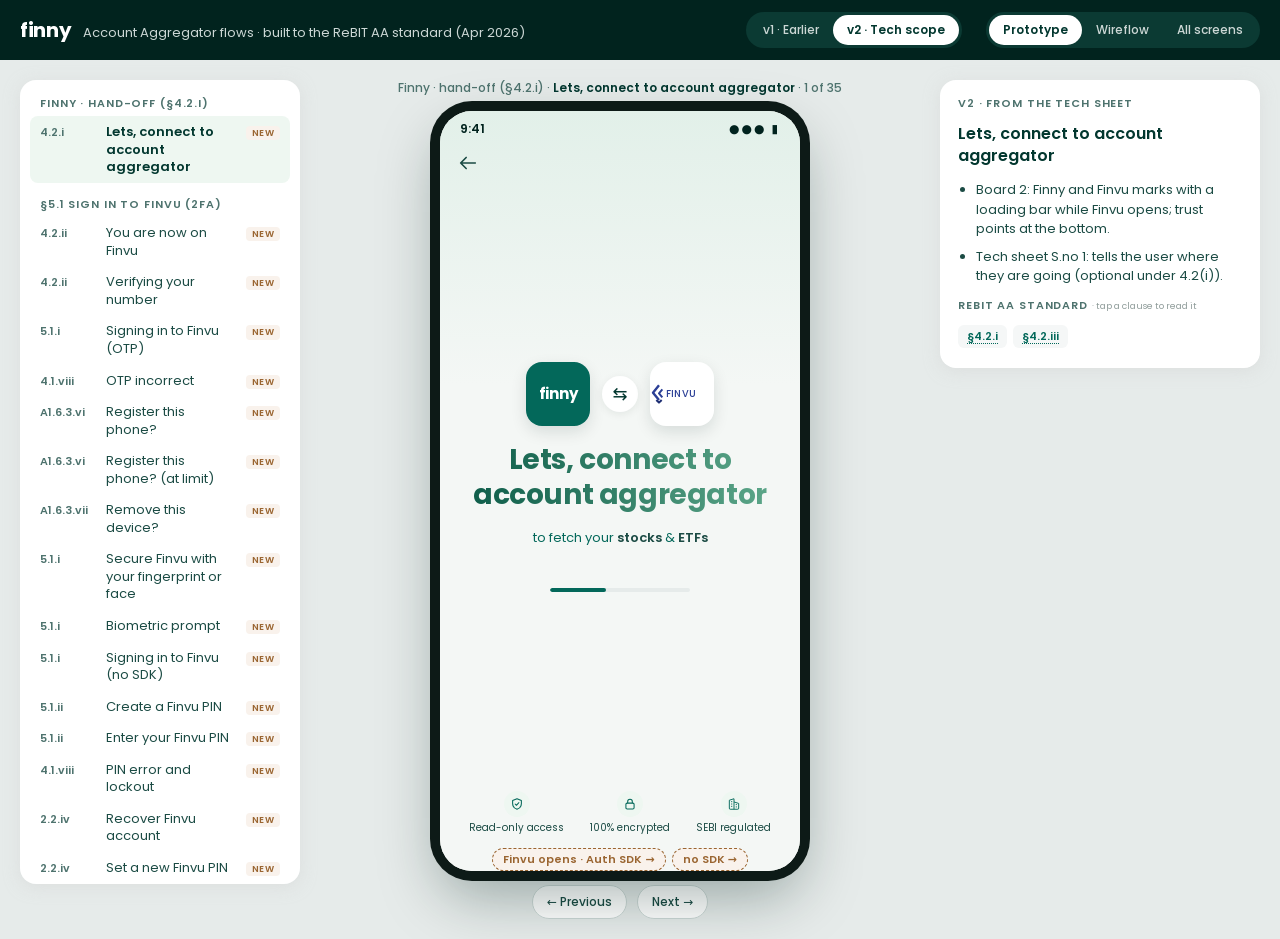
<file: finny-design-system/downloads/finny-aa-flows.html>
<!doctype html>
<html lang="en">
<head>
<meta charset="UTF-8" />
<meta name="viewport" content="width=device-width, initial-scale=1.0, viewport-fit=cover" />
<title>Finny AA Flows</title>
<link rel="preconnect" href="https://fonts.googleapis.com" />
<link rel="preconnect" href="https://fonts.gstatic.com" crossorigin />
<link href="https://fonts.googleapis.com/css2?family=Poppins:wght@400;500;600;700&display=swap" rel="stylesheet" />
<style>
/*
 * Finny design tokens — CSS custom properties + base component styles.
 * Source of truth: tokens.json. Keep both in sync.
 * Requires Poppins (400, 500, 600, 700):
 *   <link href="https://fonts.googleapis.com/css2?family=Poppins:wght@400;500;600;700&display=swap" rel="stylesheet">
 */

:root {
  /* ---------- Primitive: colour ---------- */
  --fy-primary-600: #02372F;
  --fy-primary-500: #1B4B44;
  --fy-primary-400: #03685A;
  --fy-primary-300: #4E736E;
  --fy-primary-200: #678782;
  --fy-primary-100: #9AAFAC;

  --fy-neutral-600: #01231E;
  --fy-neutral-500: #576361;
  --fy-neutral-400: #909D9B;
  --fy-neutral-300: #CCD7D5;
  --fy-neutral-200: #E6EBEA;
  --fy-neutral-100: #F5F7F7;
  --fy-white:       #FFFFFF;

  --fy-success-700: #236B42;
  --fy-success-600: #4C9B66;
  --fy-success-100: #CCE6D4;
  --fy-success-50:  #EEF7F1;
  --fy-error-700:   #B4475B;
  --fy-error-600:   #C85267;
  --fy-error-50:    #F9ECEE;
  --fy-warning-700: #9A6531;
  --fy-warning-600: #C88A52;
  --fy-warning-50:  #F9F2EC;
  --fy-cream-50:  #F5F6F0;

  /* Category tints: the left fill on breakdown rows (cashflow, expenses) */
  --fy-tint-spends:     #EAD8E2;
  --fy-tint-investment: #CBCDE5;
  --fy-tint-loans:      #E4E3CC;
  --fy-tint-untagged:   #DFDFDF;
  --fy-tint-surplus:    #C0DFCA;
  --fy-tint-shortfall:  #FCCBCC;

  /* FIRE dark theme (FIRE age result screens) */
  --fy-fire-bg:     #1C2518;
  --fy-fire-accent: var(--fy-warning-600);

  --fy-gradient-green: linear-gradient(94deg, #1F673F 1.66%, #57A870 149.87%);
  --fy-gradient-teal:  linear-gradient(100deg, #205558 0%, #166159 100%);

  /* ---------- Primitive: type ---------- */
  --fy-font: "Poppins", system-ui, -apple-system, "Segoe UI", Roboto, sans-serif;
  --fy-weight-regular: 400;
  --fy-weight-medium: 500;
  --fy-weight-semibold: 600;
  --fy-weight-bold: 700;
  --fy-lh-tight: 1.25;
  --fy-lh-snug: 1.4;
  --fy-lh-normal: 1.5;

  /* ---------- Primitive: space / radius / shadow ---------- */
  --fy-space-0: 0px;
  --fy-space-1: 4px;
  --fy-space-2: 8px;
  --fy-space-3: 12px;
  --fy-space-4: 16px;
  --fy-space-5: 20px;
  --fy-space-6: 24px;
  --fy-space-8: 32px;
  --fy-space-10: 40px;
  --fy-space-12: 48px;

  --fy-radius-xs: 4px;
  --fy-radius-sm: 8px;
  --fy-radius-md: 12px;
  --fy-radius-lg: 16px;
  --fy-radius-pill: 999px;

  --fy-shadow-card: 0 3px 15px rgba(212, 212, 212, 0.5);        /* Figma effect "Card Shadow light" */
  --fy-shadow-card-strong: 0 3px 15px #D4D4D4;                 /* Figma effect "Card shadow" */
  --fy-shadow-row: 0 4px 5px rgba(178, 178, 178, 0.24);         /* option rows in login flows */
  --fy-shadow-raised: 0 4px 12px rgba(1, 35, 30, 0.12);
  --fy-shadow-panel: 0 -6px 24px #E6EBEA;
  --fy-scrim: rgba(0, 15, 13, 0.9);

  /* ---------- Semantic: colour ---------- */
  --fy-bg-canvas:  var(--fy-cream-50);    /* screen background */
  --fy-bg-page:    var(--fy-cream-50);    /* intermediate screens match main pages */
  --fy-bg-surface: var(--fy-white);
  --fy-bg-subtle:  var(--fy-neutral-100);
  --fy-bg-muted:   var(--fy-neutral-200);
  --fy-bg-inverse: var(--fy-neutral-600);
  --fy-bg-brand:   var(--fy-success-600);

  --fy-text-display:     var(--fy-primary-400);
  --fy-text-heading:     var(--fy-primary-500);
  --fy-text-primary:     var(--fy-neutral-600);
  --fy-text-secondary:   var(--fy-neutral-500);
  --fy-text-placeholder: var(--fy-neutral-400);
  --fy-text-disabled:    var(--fy-primary-100);
  --fy-text-inverse:     var(--fy-white);
  --fy-text-link:        var(--fy-success-700);
  --fy-text-muted:       var(--fy-primary-300);
  --fy-text-brand:       var(--fy-success-700);

  --fy-border-default: var(--fy-neutral-300);
  --fy-border-subtle:  var(--fy-neutral-200);
  --fy-border-strong:  var(--fy-primary-100);
  --fy-border-focus:   var(--fy-success-600);

  --fy-success:        var(--fy-success-600);
  --fy-success-text:   var(--fy-success-700);
  --fy-success-subtle: var(--fy-success-50);
  --fy-error:          var(--fy-error-600);
  --fy-error-text:     var(--fy-error-700);
  --fy-error-subtle:   var(--fy-error-50);
  --fy-warning:        var(--fy-warning-600);
  --fy-warning-text:   var(--fy-warning-700);
  --fy-gain: var(--fy-success-700);   /* positive amounts and returns */
  --fy-loss: var(--fy-error-700);     /* negative amounts and returns */
  --fy-warning-subtle: var(--fy-warning-50);

  /* ---------- Component ---------- */
  --fy-button-height: 48px;
  --fy-button-secondary-border: var(--fy-success-700);
  --fy-input-height: 40px;
  --fy-chip-height: 40px;
}

/* ---------- Typography ---------- */
.fy-heading-1    { font: var(--fy-weight-bold)     32px/var(--fy-lh-tight)  var(--fy-font); }
.fy-heading-2    { font: var(--fy-weight-semibold) 28px/var(--fy-lh-tight)  var(--fy-font); }
.fy-heading-3    { font: var(--fy-weight-semibold) 24px/28px var(--fy-font); letter-spacing: .01em; }
.fy-subheading-1 { font: var(--fy-weight-semibold) 20px/var(--fy-lh-snug)   var(--fy-font); }
.fy-subtitle-1   { font: var(--fy-weight-semibold) 16px/22px var(--fy-font); letter-spacing: .01em; }
.fy-subtitle-2   { font: var(--fy-weight-medium)   16px/22px var(--fy-font); letter-spacing: .01em; }
.fy-body-1       { font: var(--fy-weight-medium)   14px/22px var(--fy-font); letter-spacing: .01em; }
.fy-body-2       { font: var(--fy-weight-regular)  14px/22px var(--fy-font); letter-spacing: .01em; }
.fy-subtitle-3   { font: var(--fy-weight-medium)   12px/var(--fy-lh-normal) var(--fy-font); }
.fy-caption      { font: var(--fy-weight-regular)  10px/var(--fy-lh-normal) var(--fy-font); }

/* ---------- Buttons ---------- */
.fy-btn {
  display: inline-flex; align-items: center; justify-content: center; gap: var(--fy-space-2);
  width: 100%; height: var(--fy-button-height); padding: 0 var(--fy-space-4);
  border: 1px solid transparent; border-radius: var(--fy-radius-sm);
  font: var(--fy-weight-semibold) 16px/1 var(--fy-font);
  cursor: pointer; transition: filter .15s, box-shadow .15s;
}
.fy-btn:focus-visible { outline: none; box-shadow: 0 0 0 3px var(--fy-success-100); }
.fy-btn--primary   { background: var(--fy-gradient-green); color: var(--fy-text-inverse); }
.fy-btn--primary:hover { filter: brightness(1.06); }
.fy-btn--secondary { background: var(--fy-bg-surface); border-color: var(--fy-button-secondary-border); color: var(--fy-text-brand); }
.fy-btn--secondary:hover { background: var(--fy-success-subtle); }
.fy-btn--danger    { background: var(--fy-error); color: var(--fy-text-inverse); }
.fy-btn--danger-outline { background: var(--fy-bg-surface); border-color: var(--fy-error); color: var(--fy-error-text); }
.fy-btn--text {
  width: auto; height: auto; padding: var(--fy-space-1); background: none;
  font: var(--fy-weight-medium) 12px/var(--fy-lh-normal) var(--fy-font);
  color: var(--fy-text-link); text-decoration: underline; text-underline-offset: 2px;
}
.fy-btn--primary:disabled,
.fy-btn--danger:disabled  { background: var(--fy-bg-muted); color: var(--fy-text-disabled); cursor: not-allowed; filter: none; }
.fy-btn--secondary:disabled,
.fy-btn--danger-outline:disabled { background: var(--fy-bg-surface); border-color: var(--fy-border-strong); color: var(--fy-text-disabled); cursor: not-allowed; }
.fy-btn[aria-busy="true"] { pointer-events: none; }
.fy-spinner {
  width: 14px; height: 14px; border-radius: 50%;
  border: 1.5px solid currentColor; border-right-color: transparent;
  animation: fy-spin .8s linear infinite;
}
@keyframes fy-spin { to { transform: rotate(360deg); } }

/* ---------- Form fields ---------- */
.fy-field { display: flex; flex-direction: column; gap: var(--fy-space-2); min-width: 0; }
.fy-field__label  { font: var(--fy-weight-medium) 12px/var(--fy-lh-normal) var(--fy-font); color: var(--fy-text-primary); }
.fy-field__helper { font: var(--fy-weight-regular) 10px/var(--fy-lh-normal) var(--fy-font); color: var(--fy-text-secondary); margin-top: calc(var(--fy-space-1) * -1); }

.fy-input {
  display: flex; align-items: center; height: var(--fy-input-height);
  background: var(--fy-bg-surface); border: 1px solid var(--fy-border-default); border-radius: var(--fy-radius-sm);
  overflow: hidden; transition: border-color .15s, box-shadow .15s;
}
.fy-input:focus-within { border-color: var(--fy-border-focus); box-shadow: 0 0 0 3px var(--fy-success-subtle); }
.fy-input input, .fy-input select {
  flex: 1; width: 100%; min-width: 0; height: 100%; padding: 0 var(--fy-space-3);
  border: 0; background: transparent; outline: none; appearance: none;
  font: var(--fy-weight-regular) 14px/1 var(--fy-font); color: var(--fy-text-primary);
}
.fy-input input::placeholder { color: var(--fy-text-placeholder); }
.fy-input select:invalid { color: var(--fy-text-placeholder); }
.fy-input__prefix {
  display: grid; place-items: center; width: 32px; height: 100%;
  border-right: 1px solid var(--fy-border-default);
  font: var(--fy-weight-medium) 14px/1 var(--fy-font); color: var(--fy-text-primary);
}
.fy-input__chevron { margin-right: var(--fy-space-3); color: var(--fy-text-secondary); pointer-events: none; }
.fy-field--error .fy-input { border-color: var(--fy-error); }
.fy-field--error .fy-input:focus-within { box-shadow: 0 0 0 3px var(--fy-error-subtle); }
.fy-field--error .fy-input input,
.fy-field--error .fy-input input::placeholder,
.fy-field--error .fy-field__helper { color: var(--fy-error-text); }

/* ---------- Choice chips (Self / Spouse / Shared) ---------- */
.fy-choices { display: grid; grid-auto-flow: column; grid-auto-columns: 1fr; gap: var(--fy-space-2); }
.fy-choice {
  height: var(--fy-chip-height); padding: 0 var(--fy-space-3);
  background: var(--fy-bg-surface); border: 1px solid var(--fy-border-default); border-radius: var(--fy-radius-sm);
  font: var(--fy-weight-regular) 14px/1 var(--fy-font); color: var(--fy-text-primary); cursor: pointer;
}
.fy-choice[aria-checked="true"] { background: var(--fy-success-subtle); border-color: var(--fy-success); }
.fy-choice:focus-visible { outline: 2px solid var(--fy-border-focus); outline-offset: 2px; }

/* ---------- Filter chips (All / Bank accounts / …) ---------- */
.fy-filter { display: flex; gap: var(--fy-space-2); overflow-x: auto; }
.fy-filter__chip {
  flex: none; height: 28px; padding: 0 var(--fy-space-2);
  background: var(--fy-bg-surface); border: 1px solid var(--fy-border-subtle); border-radius: var(--fy-radius-sm);
  font: var(--fy-weight-regular) 10px/1 var(--fy-font); color: var(--fy-text-secondary); cursor: pointer;
}
.fy-filter__chip[aria-pressed="true"] { background: var(--fy-bg-muted); border-color: var(--fy-bg-muted); font-weight: var(--fy-weight-semibold); font-size: 12px; color: var(--fy-text-primary); }

/* ---------- Segmented toggle (You / Spouse) ---------- */
.fy-segmented {
  display: inline-flex; padding: 3px; gap: 2px;
  background: var(--fy-bg-subtle); border-radius: var(--fy-radius-pill);
  box-shadow: inset 0 0 0 1px var(--fy-border-subtle);
}
.fy-segmented button {
  min-width: 88px; height: 28px; padding: 0 var(--fy-space-4); border: 0; border-radius: var(--fy-radius-pill);
  background: transparent; font: var(--fy-weight-medium) 12px/1 var(--fy-font); color: var(--fy-text-disabled); cursor: pointer;
}
.fy-segmented button[aria-pressed="true"] { background: var(--fy-gradient-teal); color: var(--fy-text-inverse); }

/* ---------- Cards & lists ---------- */
.fy-card { background: var(--fy-bg-surface); border-radius: var(--fy-radius-md); box-shadow: var(--fy-shadow-card); padding: var(--fy-space-4); }
.fy-card--dashed { box-shadow: none; border: 1px dashed var(--fy-border-default); }
.fy-list > * + * { border-top: 1px solid var(--fy-border-subtle); }

/* =====================================================================
 * App components — extracted from the Figma "Login flows" page
 * (login, OTP, account aggregator, errors, app update).
 * ===================================================================== */

/* ---------- Screen scaffolding ---------- */
.fy-screen {
  position: relative; display: flex; flex-direction: column; overflow: hidden;
  background: var(--fy-bg-page); color: var(--fy-text-primary); font-family: var(--fy-font);
}
.fy-screen--main { background: var(--fy-bg-canvas); }
.fy-appbar { display: flex; align-items: center; justify-content: space-between; min-height: 56px; padding: 0 var(--fy-space-2); }
.fy-icon-btn {
  display: inline-grid; place-items: center; width: 40px; height: 40px; padding: 0;
  border: 0; border-radius: var(--fy-radius-pill); background: transparent; color: var(--fy-text-heading); cursor: pointer;
}
.fy-icon-btn:hover { background: var(--fy-bg-muted); }
.fy-icon-btn:focus-visible { outline: 2px solid var(--fy-border-focus); outline-offset: 2px; }
.fy-icon-btn svg { width: 22px; height: 22px; }

/* Hero: big teal display title with an illustration slot. */
.fy-hero { display: grid; grid-template-columns: 1fr auto; align-items: end; gap: var(--fy-space-3); padding: var(--fy-space-2) var(--fy-space-4) var(--fy-space-6); }
.fy-hero--stacked { grid-template-columns: 1fr; }
.fy-hero--center { grid-template-columns: 1fr; justify-items: center; text-align: center; }
.fy-hero__title { margin: 0; font: var(--fy-weight-bold) 32px/39px var(--fy-font); color: var(--fy-text-display); text-wrap: balance; }
.fy-hero__lede { margin: var(--fy-space-3) 0 0; font: var(--fy-weight-regular) 14px/1.5 var(--fy-font); color: var(--fy-text-heading); }

/* Panel: white surface that rises over the hero. */
.fy-panel {
  flex: 1; display: flex; flex-direction: column; gap: var(--fy-space-4);
  padding: var(--fy-space-6) var(--fy-space-4) var(--fy-space-4);
  background: var(--fy-bg-surface); border-radius: var(--fy-radius-lg) var(--fy-radius-lg) 0 0; box-shadow: var(--fy-shadow-panel);
}
.fy-panel__title { margin: 0; font: var(--fy-weight-semibold) 20px/1.3 var(--fy-font); color: var(--fy-text-heading); }
.fy-panel__sub   { margin: 4px 0 0; font: var(--fy-weight-regular) 12px/1.5 var(--fy-font); color: var(--fy-text-muted); }
.fy-actions { display: grid; gap: var(--fy-space-3); margin-top: auto; }

/* ---------- Bottom sheet ---------- */
.fy-scrim { position: absolute; inset: 0; display: flex; align-items: flex-end; background: var(--fy-scrim); }
.fy-sheet {
  position: relative; display: flex; flex-direction: column; width: 100%; max-height: 92%; overflow: auto;
  background: var(--fy-bg-surface); border-radius: var(--fy-radius-lg) var(--fy-radius-lg) 0 0;
}
.fy-sheet__head { display: grid; gap: var(--fy-space-2); padding: var(--fy-space-6) var(--fy-space-4) var(--fy-space-5); background: var(--fy-bg-canvas); }
.fy-sheet__head--center { justify-items: center; text-align: center; }
.fy-sheet__head--plain { background: var(--fy-bg-surface); }
.fy-sheet__close { position: absolute; top: var(--fy-space-2); right: var(--fy-space-2); color: var(--fy-text-muted); }
.fy-sheet__title { margin: 0; font: var(--fy-weight-bold) 24px/29px var(--fy-font); color: var(--fy-text-display); text-wrap: balance; }
.fy-sheet__sub   { margin: 0; font: var(--fy-weight-regular) 14px/1.5 var(--fy-font); color: var(--fy-text-muted); }
.fy-sheet__body {
  display: grid; gap: var(--fy-space-3); padding: var(--fy-space-5) var(--fy-space-4);
  background: var(--fy-bg-surface); border-radius: var(--fy-radius-lg) var(--fy-radius-lg) 0 0; margin-top: calc(var(--fy-space-3) * -1);
}
.fy-sheet__head--plain + .fy-sheet__body { margin-top: 0; }
.fy-sheet__foot { display: grid; gap: var(--fy-space-3); padding: var(--fy-space-2) var(--fy-space-4) var(--fy-space-4); }

/* Illustration slot: tinted disc that holds a 3D illustration or icon. */
.fy-art { display: grid; place-items: center; width: 88px; height: 88px; border-radius: 50%; background: var(--fy-bg-canvas); color: var(--fy-primary-400); }
.fy-art--sm { width: 56px; height: 56px; background: var(--fy-bg-surface); box-shadow: var(--fy-shadow-card); }
.fy-art--error { background: var(--fy-error-subtle); color: var(--fy-error); }
.fy-art--success { background: var(--fy-success-subtle); color: var(--fy-success-text); }
.fy-art svg { width: 44%; height: 44%; }

/* ---------- Phone number input ---------- */
.fy-phone { display: grid; grid-template-columns: 68px minmax(0, 1fr); gap: var(--fy-space-2); }
.fy-phone__country, .fy-phone__field {
  height: 48px; border: 1px solid transparent; border-radius: var(--fy-radius-sm); background: var(--fy-bg-subtle);
  transition: border-color .15s, background .15s;
}
.fy-phone__country { display: inline-flex; align-items: center; justify-content: center; gap: 6px; padding: 0; cursor: pointer; color: var(--fy-text-heading); }
.fy-phone__field { display: flex; align-items: center; gap: var(--fy-space-2); padding: 0 var(--fy-space-3); }
.fy-phone__field:focus-within { border-color: var(--fy-border-focus); background: var(--fy-bg-surface); }
.fy-phone__code, .fy-phone__field input {
  font: var(--fy-weight-semibold) 16px/1 var(--fy-font); letter-spacing: .04em; color: var(--fy-text-heading);
}
.fy-phone__field input { flex: 1; min-width: 0; width: 100%; height: 100%; border: 0; padding: 0; background: transparent; outline: none; }
.fy-phone__field input::placeholder { font-weight: var(--fy-weight-regular); font-size: 12px; letter-spacing: 0; color: var(--fy-text-placeholder); }
.fy-flag { width: 27px; height: 20px; border-radius: 3px; overflow: hidden; flex: none; box-shadow: 0 0 0 1px var(--fy-border-subtle); }

/* ---------- OTP input ---------- */
.fy-otp { display: grid; grid-template-columns: repeat(6, 40px); justify-content: space-between; gap: var(--fy-space-2); }
.fy-otp__cell {
  width: 40px; height: 48px; padding: 0; border: 0; border-bottom: 1px solid var(--fy-border-default); border-radius: 0;
  background: transparent; text-align: center; outline: none;
  font: var(--fy-weight-semibold) 24px/1 var(--fy-font); letter-spacing: .04em; color: var(--fy-text-heading);
  caret-color: var(--fy-primary-400);
}
.fy-otp__cell:not(:placeholder-shown) { border-bottom-color: var(--fy-primary-400); }
.fy-otp__cell:focus { border-bottom: 2px solid var(--fy-primary-400); }
.fy-otp--error .fy-otp__cell { color: var(--fy-error-text); border-bottom-color: var(--fy-error); }
.fy-field-error { margin: 0; font: var(--fy-weight-regular) 12px/1.5 var(--fy-font); color: var(--fy-error-text); }

/* Small inline tag, e.g. "edit" next to the phone number. */
.fy-tag {
  display: inline-flex; align-items: center; padding: 2px 6px; border: 0; border-radius: var(--fy-radius-pill);
  background: var(--fy-bg-canvas); font: var(--fy-weight-regular) 12px/16px var(--fy-font); color: var(--fy-text-heading); cursor: pointer;
}
.fy-recipient { display: flex; align-items: center; gap: 6px; font: var(--fy-weight-medium) 14px/1.4 var(--fy-font); color: var(--fy-text-heading); }

/* Resend countdown line. */
.fy-timer { margin: 0; font: var(--fy-weight-medium) 14px/1.4 var(--fy-font); color: var(--fy-text-heading); }
.fy-timer b { font-weight: var(--fy-weight-bold); font-variant-numeric: tabular-nums; }

/* Status pill: background progress or a completed step. */
.fy-status-pill {
  display: inline-flex; align-items: center; gap: 6px; padding: 4px 10px; border-radius: var(--fy-radius-pill);
  background: var(--fy-success-subtle); font: var(--fy-weight-medium) 12px/1.4 var(--fy-font); color: var(--fy-text-heading);
}
.fy-status-pill .fy-spinner { width: 12px; height: 12px; color: var(--fy-success-text); }
.fy-status-pill svg { width: 14px; height: 14px; color: var(--fy-success); }

/* Resend channel chips (SMS / Call / WhatsApp). */
.fy-channels { display: flex; flex-wrap: wrap; gap: var(--fy-space-3); }
.fy-channel {
  display: inline-flex; align-items: center; gap: 4px; padding: 6px 10px;
  border: 1px solid var(--fy-primary-200); border-radius: var(--fy-radius-pill); background: var(--fy-bg-subtle);
  font: var(--fy-weight-medium) 12px/1.4 var(--fy-font); color: var(--fy-text-heading); cursor: pointer;
}
.fy-channel svg { width: 16px; height: 16px; }
.fy-channel:hover { background: var(--fy-success-subtle); }
.fy-channel:focus-visible { outline: 2px solid var(--fy-border-focus); outline-offset: 2px; }
.fy-label { margin: 0; font: var(--fy-weight-medium) 14px/1.5 var(--fy-font); color: var(--fy-text-heading); }

/* ---------- Option row (tappable list card) ---------- */
.fy-option {
  display: flex; align-items: center; gap: 10px; width: 100%; min-height: 54px; padding: 8px 10px 8px 16px;
  border: 1px solid var(--fy-border-subtle); border-radius: var(--fy-radius-md); background: var(--fy-bg-surface); box-shadow: var(--fy-shadow-row);
  font: var(--fy-weight-semibold) 16px/1.3 var(--fy-font); letter-spacing: .04em; color: var(--fy-text-heading); text-align: left; cursor: pointer;
}
.fy-option__label { flex: 1; min-width: 0; }
.fy-option__trail { display: inline-flex; align-items: center; gap: 14px; color: var(--fy-text-heading); }
.fy-option__trail > svg { width: 20px; height: 20px; }
.fy-option--plain { font-weight: var(--fy-weight-medium); letter-spacing: 0; color: var(--fy-text-primary); }
.fy-option:focus-visible { outline: 2px solid var(--fy-border-focus); outline-offset: 2px; }

/* ---------- Account group (accordion card) ---------- */
.fy-group { border: 1px solid var(--fy-border-subtle); border-radius: var(--fy-radius-md); background: var(--fy-bg-surface); box-shadow: var(--fy-shadow-card); }
.fy-group > summary {
  display: flex; align-items: center; gap: 10px; min-height: 54px; padding: 8px 14px 8px 16px; list-style: none; cursor: pointer;
  font: var(--fy-weight-medium) 16px/1.3 var(--fy-font); color: var(--fy-text-primary);
}
.fy-group > summary::-webkit-details-marker { display: none; }
.fy-group > summary .fy-chevron { margin-left: auto; transition: transform .2s; }
.fy-group[open] > summary .fy-chevron { transform: rotate(180deg); }
.fy-group__icon { display: grid; place-items: center; width: 28px; height: 28px; color: var(--fy-success); flex: none; }
.fy-group__icon svg { width: 20px; height: 20px; }
.fy-group__body { display: grid; gap: var(--fy-space-4); margin: 0 var(--fy-space-4); padding: var(--fy-space-4) 0 var(--fy-space-3) var(--fy-space-3); border-top: 1px dashed var(--fy-border-default); }
.fy-group__more { justify-self: center; padding: 4px; border: 0; background: none; font: var(--fy-weight-semibold) 12px/1.4 var(--fy-font); color: var(--fy-text-link); cursor: pointer; }
.fy-chevron { width: 20px; height: 20px; flex: none; color: var(--fy-text-heading); }

/* Account row inside a group. */
.fy-account { display: flex; align-items: center; gap: var(--fy-space-2); }
.fy-account__text { display: grid; gap: 2px; min-width: 0; }
.fy-account__name { font: var(--fy-weight-medium) 12px/1.4 var(--fy-font); color: var(--fy-text-primary); }
.fy-account__meta { font: var(--fy-weight-regular) 10px/1.4 var(--fy-font); color: var(--fy-text-secondary); font-variant-numeric: tabular-nums; }
.fy-account .fy-check { margin-left: auto; }
.fy-logo {
  display: grid; place-items: center; width: 36px; height: 36px; flex: none; border-radius: 50%;
  border: 1px solid var(--fy-border-subtle); background: var(--fy-bg-surface);
  font: var(--fy-weight-bold) 11px/1 var(--fy-font); color: var(--fy-text-heading);
}
.fy-logo--sm { width: 20px; height: 20px; font-size: 7px; border-color: #B2BBC6; }
.fy-logo-stack { display: inline-flex; }
.fy-logo-stack > * + * { margin-left: -8px; }

/* Selection badge. */
.fy-check { display: grid; place-items: center; width: 20px; height: 20px; flex: none; border-radius: 50%; background: var(--fy-primary-400); color: #fff; }
.fy-check svg { width: 11px; height: 11px; }
.fy-check--off { background: transparent; box-shadow: inset 0 0 0 1.5px var(--fy-border-default); }
.fy-check--off svg { visibility: hidden; }

/* ---------- Trust / feature list ---------- */
.fy-features { display: grid; gap: var(--fy-space-4); margin: 0; padding: 0; list-style: none; }
.fy-features li { display: flex; align-items: center; gap: 11px; font: var(--fy-weight-regular) 14px/1.4 var(--fy-font); color: var(--fy-text-heading); }
.fy-features__icon { display: grid; place-items: center; width: 34px; height: 34px; flex: none; border-radius: 50%; background: var(--fy-success-subtle); color: var(--fy-success-text); }
.fy-features__icon svg { width: 18px; height: 18px; }

/* ---------- FAQ accordion ---------- */
.fy-faq { display: grid; gap: var(--fy-space-1); }
.fy-faq details { border-bottom: 1px solid var(--fy-border-subtle); }
.fy-faq details[open] { border-bottom-color: transparent; }
.fy-faq summary {
  display: flex; align-items: center; justify-content: space-between; gap: var(--fy-space-3); padding: 12px 0; list-style: none; cursor: pointer;
  font: var(--fy-weight-medium) 14px/1.4 var(--fy-font); color: var(--fy-text-heading);
}
.fy-faq summary::-webkit-details-marker { display: none; }
.fy-faq summary .fy-chevron { width: 16px; height: 16px; transition: transform .2s; }
.fy-faq details[open] summary .fy-chevron { transform: rotate(180deg); }
.fy-faq__answer { display: grid; gap: var(--fy-space-3); margin-bottom: var(--fy-space-2); padding: 12px; border-radius: var(--fy-radius-sm); background: var(--fy-bg-canvas); }
.fy-faq__answer p { margin: 0; font: var(--fy-weight-medium) 12px/25px var(--fy-font); color: var(--fy-text-muted); }

/* Video card (thumbnail + title + duration). */
.fy-video { display: flex; align-items: center; gap: var(--fy-space-3); padding: 12px 8px 12px 12px; border-radius: var(--fy-radius-sm); background: var(--fy-bg-surface); color: inherit; text-decoration: none; }
.fy-video__thumb { position: relative; display: grid; place-items: center; width: 68px; height: 44px; flex: none; border-radius: var(--fy-radius-xs); background: linear-gradient(135deg, #0B2A3A, #164E5C); color: #fff; }
.fy-video__thumb svg { width: 20px; height: 20px; }
.fy-video__text { flex: 1; min-width: 0; display: grid; }
.fy-video__title { font: var(--fy-weight-medium) 12px/16px var(--fy-font); color: var(--fy-text-primary); }
.fy-video__time { font: var(--fy-weight-regular) 10px/20px var(--fy-font); color: var(--fy-text-secondary); font-variant-numeric: tabular-nums; }

/* ---------- Stat tiles (consent terms) ---------- */
.fy-stats { display: grid; grid-template-columns: repeat(3, minmax(0, 1fr)); gap: var(--fy-space-2); }
.fy-stat { display: grid; padding: var(--fy-space-2); border-radius: var(--fy-radius-sm); background: var(--fy-bg-subtle); text-align: center; }
.fy-stat__label { font: var(--fy-weight-regular) 10px/1.4 var(--fy-font); color: var(--fy-text-muted); }
.fy-stat__value { font: var(--fy-weight-semibold) 12px/22px var(--fy-font); color: var(--fy-primary-600); }

/* ---------- Status block (error / info / waiting / update) ---------- */
.fy-status { display: grid; justify-items: center; gap: var(--fy-space-2); padding: var(--fy-space-6) var(--fy-space-6) var(--fy-space-4); text-align: center; }
.fy-status--start { justify-items: start; text-align: left; }
.fy-status__title { margin: var(--fy-space-3) 0 0; font: var(--fy-weight-bold) 24px/1.25 var(--fy-font); color: var(--fy-text-heading); text-wrap: balance; }
.fy-status--display .fy-status__title { font-size: 32px; line-height: 39px; color: var(--fy-text-display); }
.fy-status__body { margin: 0; max-width: 32ch; font: var(--fy-weight-regular) 14px/1.6 var(--fy-font); color: var(--fy-text-heading); }
.fy-status__body b { font-weight: var(--fy-weight-semibold); }

/* ---------- Small print ---------- */
.fy-legal { margin: 0; font: var(--fy-weight-regular) 10px/1.45 var(--fy-font); color: var(--fy-text-secondary); text-align: center; }
.fy-legal a, .fy-link { color: var(--fy-text-link); text-decoration: underline; text-underline-offset: 2px; font-weight: var(--fy-weight-medium); }
.fy-powered { display: flex; align-items: center; justify-content: center; gap: 4px; margin: 0; font: var(--fy-weight-regular) 10px/1.4 var(--fy-font); color: var(--fy-text-secondary); }
.fy-powered__brand { font-weight: var(--fy-weight-semibold); color: var(--fy-error); }

/* Account identifier chip, e.g. a bank logo and "XX1231". */
.fy-id-chip { display: inline-flex; align-items: center; gap: 6px; padding: 4px 10px; border-radius: var(--fy-radius-pill); background: var(--fy-bg-surface); box-shadow: var(--fy-shadow-card); font: var(--fy-weight-regular) 12px/1.4 var(--fy-font); color: var(--fy-text-primary); }
.fy-step { font: var(--fy-weight-regular) 10px/1.4 var(--fy-font); color: var(--fy-text-secondary); }

@media (prefers-reduced-motion: reduce) {
  .fy-spinner { animation-duration: 2.4s; }
  .fy-group > summary .fy-chevron, .fy-faq summary .fy-chevron { transition: none; }
}

/* =====================================================================
 * Product components — Home, Assets, Transactions, Cashflow,
 * FIRE goals, FIRE age, Overrides and Launch pages in Figma.
 * ===================================================================== */

/* ---------- Bottom navigation ---------- */
.fy-bnb {
  display: grid; grid-template-columns: repeat(4, 1fr); height: 69px; padding: 0 var(--fy-space-4);
  background: var(--fy-white); border-radius: 6px 6px 0 0; box-shadow: 0 -2px 12px rgba(1, 35, 30, .06);
}
.fy-bnb a {
  display: flex; flex-direction: column; align-items: center; justify-content: center; gap: 6px;
  border-top: 2px solid transparent; color: var(--fy-primary-100); text-decoration: none;
  font: var(--fy-weight-regular) 10px/1 var(--fy-font); letter-spacing: .01em;
}
.fy-bnb a svg { width: 20px; height: 20px; }
.fy-bnb a[aria-current="page"] { border-top-color: var(--fy-primary-400); color: var(--fy-primary-400); }

/* ---------- Member switcher (You / Spouse / Family) ---------- */
.fy-members { display: inline-flex; gap: 10px; }
.fy-members button {
  height: 24px; padding: 0 10px; border: 0; border-radius: var(--fy-radius-pill); background: transparent; cursor: pointer;
  font: var(--fy-weight-medium) 12px/1 var(--fy-font); letter-spacing: .01em; color: var(--fy-primary-200);
}
.fy-members button[aria-pressed="true"] {
  font-weight: var(--fy-weight-semibold); color: var(--fy-white);
  background: radial-gradient(120% 140% at 20% 0%, #185146 0%, var(--fy-primary-600) 70%);
  box-shadow: inset 0 0 10px rgba(255, 255, 255, .35);
}

/* ---------- Headline metric (Networth, Cashflow) ---------- */
.fy-metric { display: grid; justify-items: center; gap: 6px; text-align: center; }
.fy-metric__label { display: inline-flex; align-items: center; gap: 4px; font: var(--fy-weight-medium) 16px/22px var(--fy-font); color: var(--fy-primary-500); }
.fy-metric__label svg, .fy-info svg { width: 14px; height: 14px; color: var(--fy-primary-300); }
.fy-metric__value { display: inline-flex; align-items: center; gap: 8px; font: var(--fy-weight-bold) 32px/1.2 var(--fy-font); color: var(--fy-primary-600); font-variant-numeric: tabular-nums; }
.fy-metric__value svg { width: 20px; height: 20px; color: var(--fy-primary-500); }
.fy-updated {
  display: inline-flex; align-items: center; gap: 4px; padding: 3px 8px; border-radius: var(--fy-radius-pill);
  background: rgba(255, 255, 255, .7); font: var(--fy-weight-regular) 10px/1.4 var(--fy-font); color: var(--fy-text-secondary);
}
.fy-updated svg { width: 10px; height: 10px; }
.fy-title-toggle { display: inline-flex; align-items: center; gap: 4px; padding: 0; border: 0; background: none; cursor: pointer; font: var(--fy-weight-medium) 14px/22px var(--fy-font); color: var(--fy-primary-500); }
.fy-title-toggle svg { width: 14px; height: 14px; }

/* ---------- Section card (Assets, Liabilities, Profile groups) ---------- */
.fy-section-card { display: grid; gap: var(--fy-space-3); padding: var(--fy-space-4); background: var(--fy-white); border-radius: 24px; box-shadow: var(--fy-shadow-card); }
.fy-section-card__head { display: flex; align-items: flex-start; justify-content: space-between; gap: var(--fy-space-3); }
.fy-section-card__title { margin: 0; font: var(--fy-weight-bold) 20px/1.4 var(--fy-font); color: var(--fy-primary-600); }
.fy-section-card__sub { margin: 0; font: var(--fy-weight-regular) 12px/1.5 var(--fy-font); color: var(--fy-primary-300); }
.fy-total-pill {
  flex: none; padding: 4px 10px; border-radius: var(--fy-radius-sm); background: var(--fy-success-50);
  font: var(--fy-weight-bold) 14px/22px var(--fy-font); color: var(--fy-primary-500); font-variant-numeric: tabular-nums;
}
.fy-add-link { display: inline-flex; align-items: center; justify-content: center; gap: 6px; padding: 6px; border: 0; background: none; cursor: pointer; font: var(--fy-weight-medium) 14px/1.5 var(--fy-font); color: var(--fy-primary-500); }
.fy-add-link::before { content: "+"; display: grid; place-items: center; width: 16px; height: 16px; border-radius: 50%; background: var(--fy-primary-400); color: #fff; font-size: 13px; line-height: 1; }
.fy-retry { display: inline-flex; align-items: center; gap: 4px; padding: 4px 10px; border: 0; border-radius: var(--fy-radius-pill); background: var(--fy-success-50); cursor: pointer; font: var(--fy-weight-medium) 12px/1.4 var(--fy-font); color: var(--fy-primary-500); }
.fy-retry svg { width: 12px; height: 12px; }

/* Asset / liability row: tinted card that opens the detail page. */
.fy-asset-row {
  display: flex; align-items: center; gap: 10px; width: 100%; min-height: 56px; padding: 10px 8px 10px 12px;
  border: 1px solid var(--fy-neutral-200); border-radius: var(--fy-radius-md); cursor: pointer; text-align: left;
  background: linear-gradient(100deg, var(--fy-white) 45%, var(--row-tint, var(--fy-neutral-100)) 140%);
  box-shadow: var(--fy-shadow-card); color: inherit;
}
.fy-asset-row__icon { display: grid; place-items: center; width: 28px; height: 28px; flex: none; color: var(--fy-primary-400); }
.fy-asset-row__icon svg { width: 22px; height: 22px; }
.fy-asset-row__name { flex: 1; min-width: 0; display: grid; font: var(--fy-weight-semibold) 14px/22px var(--fy-font); color: var(--fy-primary-600); }
.fy-asset-row__name small { font: var(--fy-weight-regular) 10px/1.3 var(--fy-font); color: var(--fy-text-secondary); }
.fy-asset-row__value { display: grid; justify-items: end; font: var(--fy-weight-semibold) 14px/22px var(--fy-font); color: var(--fy-neutral-600); font-variant-numeric: tabular-nums; }
.fy-asset-row__value small { display: inline-flex; align-items: center; gap: 3px; font: var(--fy-weight-regular) 10px/1.3 var(--fy-font); color: var(--fy-text-secondary); }
.fy-asset-row__value small.is-stale { color: var(--fy-warning-700); }
.fy-asset-row > .fy-chevron { width: 16px; height: 16px; color: var(--fy-neutral-400); }

/* ---------- Asset detail ---------- */
.fy-amount-pill { display: inline-flex; padding: 8px 18px; border-radius: var(--fy-radius-pill); background: var(--fy-white); box-shadow: var(--fy-shadow-card); font: var(--fy-weight-bold) 20px/1.3 var(--fy-font); color: var(--fy-primary-600); font-variant-numeric: tabular-nums; }
.fy-kpis { display: grid; grid-template-columns: repeat(3, minmax(0, 1fr)); gap: var(--fy-space-2); text-align: center; }
.fy-kpi { display: grid; gap: 2px; }
.fy-kpi__label { display: inline-flex; align-items: center; justify-content: center; gap: 4px; font: var(--fy-weight-regular) 12px/1.4 var(--fy-font); color: var(--fy-text-secondary); }
.fy-kpi__value { font: var(--fy-weight-semibold) 16px/22px var(--fy-font); color: var(--fy-primary-600); font-variant-numeric: tabular-nums; }
.fy-kpis--sm .fy-kpi__label { font-size: 10px; }
.fy-kpis--sm .fy-kpi__value { font-size: 14px; line-height: 20px; color: var(--fy-neutral-600); }
.is-gain { color: var(--fy-gain) !important; }
.is-loss { color: var(--fy-loss) !important; }
.fy-sort { display: inline-grid; place-items: center; width: 14px; height: 14px; padding: 1px; border: 0; border-radius: var(--fy-radius-pill); background: var(--fy-neutral-100); color: var(--fy-neutral-500); cursor: pointer; }
.fy-sort svg { width: 12px; height: 12px; }
.fy-count { display: inline-grid; place-items: center; min-width: 20px; height: 20px; padding: 0 6px; border-radius: var(--fy-radius-pill); background: var(--fy-success-50); font: var(--fy-weight-semibold) 11px/1 var(--fy-font); color: var(--fy-primary-400); }

/* Holding card (stock, mutual fund, bank). */
.fy-holding { display: grid; gap: var(--fy-space-3); padding: 12px; border: 1px solid var(--fy-neutral-100); border-radius: var(--fy-radius-md); background: var(--fy-white); box-shadow: 0 2px 18px rgba(0, 0, 0, .07); }
.fy-holding__head { display: flex; align-items: center; gap: var(--fy-space-2); }
.fy-holding__logo { display: grid; place-items: center; width: 36px; height: 36px; flex: none; border-radius: var(--fy-radius-sm); background: var(--fy-neutral-100); font: var(--fy-weight-bold) 12px/1 var(--fy-font); color: var(--fy-primary-400); }
.fy-holding__name { flex: 1; min-width: 0; display: grid; font: var(--fy-weight-semibold) 14px/19px var(--fy-font); color: var(--fy-primary-600); }
.fy-holding__meta { font: var(--fy-weight-regular) 10px/20px var(--fy-font); color: var(--fy-neutral-500); font-variant-numeric: tabular-nums; }
.fy-holding__value { display: grid; justify-items: end; font: var(--fy-weight-bold) 20px/1.2 var(--fy-font); color: var(--fy-neutral-600); font-variant-numeric: tabular-nums; }
.fy-holding__value small { font-size: 10px; font-weight: var(--fy-weight-regular); color: var(--fy-text-secondary); }
.fy-holding hr { margin: 0; border: 0; border-top: 1px solid var(--fy-neutral-200); }

/* Bottom category tabs (Stocks / Cash / Gold / Real estate). */
.fy-cat-tabs { display: flex; gap: var(--fy-space-2); padding: var(--fy-space-3) var(--fy-space-4); overflow-x: auto; background: var(--fy-white); border-radius: var(--fy-radius-lg) var(--fy-radius-lg) 0 0; box-shadow: var(--fy-shadow-panel); scrollbar-width: none; }
.fy-cat-tabs button { flex: none; display: inline-flex; align-items: center; gap: 6px; padding: 8px 12px; border: 0; border-radius: var(--fy-radius-sm); background: transparent; cursor: pointer; font: var(--fy-weight-medium) 14px/1 var(--fy-font); color: var(--fy-primary-300); }
.fy-cat-tabs button svg { width: 16px; height: 16px; }
.fy-cat-tabs button[aria-pressed="true"] { background: var(--fy-success-50); color: var(--fy-primary-600); font-weight: var(--fy-weight-semibold); }

/* ---------- Transactions ---------- */
.fy-filterbar { display: flex; gap: var(--fy-space-2); overflow-x: auto; scrollbar-width: none; }
.fy-dropdown-chip, .fy-icon-chip {
  flex: none; display: inline-flex; align-items: center; gap: 6px; height: 32px; padding: 0 10px;
  border: 1px solid var(--fy-neutral-200); border-radius: var(--fy-radius-sm); background: var(--fy-white); cursor: pointer;
  font: var(--fy-weight-medium) 12px/1 var(--fy-font); color: var(--fy-primary-500);
}
.fy-dropdown-chip svg, .fy-icon-chip svg { width: 14px; height: 14px; }
.fy-dropdown-chip[aria-pressed="true"] { border-color: var(--fy-success-600); background: var(--fy-success-50); }
.fy-group-head { display: flex; justify-content: space-between; align-items: baseline; padding: var(--fy-space-4) 0 var(--fy-space-2); font: var(--fy-weight-medium) 14px/22px var(--fy-font); color: var(--fy-text-secondary); font-variant-numeric: tabular-nums; }
.fy-group-head b { font-weight: var(--fy-weight-semibold); color: var(--fy-neutral-600); }
.fy-txn { display: flex; align-items: center; gap: var(--fy-space-3); padding: 14px 12px; border-radius: var(--fy-radius-md); background: var(--fy-white); box-shadow: var(--fy-shadow-card); }
.fy-avatar { position: relative; display: grid; place-items: center; width: 40px; height: 40px; flex: none; border-radius: 50%; background: var(--fy-neutral-200); font: var(--fy-weight-semibold) 13px/1 var(--fy-font); color: var(--fy-primary-500); }
.fy-avatar__badge { position: absolute; right: -2px; bottom: -2px; display: grid; place-items: center; width: 16px; height: 16px; border: 2px solid var(--fy-white); border-radius: 50%; background: var(--fy-error-600); color: #fff; font-size: 7px; font-weight: 700; }
.fy-txn__body { flex: 1; min-width: 0; display: grid; gap: 6px; }
.fy-txn__name { font: var(--fy-weight-medium) 16px/22px var(--fy-font); color: var(--fy-primary-600); }
.fy-txn__tags { display: flex; align-items: center; gap: 6px; }
.fy-tag-chip { display: inline-flex; align-items: center; height: 20px; padding: 0 6px; border: 1px solid var(--fy-neutral-200); border-radius: 4px; background: var(--fy-white); cursor: pointer; font: var(--fy-weight-medium) 9px/1 var(--fy-font); letter-spacing: .06em; text-transform: uppercase; color: var(--fy-neutral-500); }
.fy-tag-chip--add { color: var(--fy-primary-400); }
.fy-txn__amount { display: grid; justify-items: end; gap: 6px; font: var(--fy-weight-semibold) 16px/22px var(--fy-font); color: var(--fy-neutral-600); font-variant-numeric: tabular-nums; }
.fy-txn__amount small { font: var(--fy-weight-regular) 10px/1 var(--fy-font); color: var(--fy-text-secondary); }

/* Filters: vertical tab rail + option list. */
.fy-filters { display: grid; grid-template-columns: 88px 1fr; flex: 1; min-height: 0; border-top: 1px solid var(--fy-neutral-200); }
.fy-filters__rail { display: grid; align-content: start; border-right: 1px solid var(--fy-neutral-200); }
.fy-filters__rail button {
  position: relative; display: grid; justify-items: center; gap: 6px; padding: 14px 4px; border: 0; border-right: 2px solid transparent;
  background: none; cursor: pointer; font: var(--fy-weight-regular) 11px/1.2 var(--fy-font); color: var(--fy-primary-300);
}
.fy-filters__rail button svg { width: 16px; height: 16px; }
.fy-filters__rail button[aria-selected="true"] { background: var(--fy-success-50); border-right-color: var(--fy-success-600); color: var(--fy-primary-500); }
.fy-filters__rail .fy-badge { position: absolute; top: 6px; right: 22px; }
.fy-badge { display: grid; place-items: center; min-width: 16px; height: 16px; padding: 0 4px; border-radius: var(--fy-radius-pill); background: var(--fy-success-600); color: #fff; font: var(--fy-weight-semibold) 10px/1 var(--fy-font); }
.fy-filters__panel { display: grid; align-content: start; gap: 10px; padding: var(--fy-space-4) var(--fy-space-3); }

/* Radio / checkbox rows. */
.fy-radio-card { display: flex; align-items: center; justify-content: space-between; gap: var(--fy-space-3); min-height: 40px; padding: 8px 12px; border: 1px solid var(--fy-neutral-200); border-radius: var(--fy-radius-sm); background: var(--fy-white); cursor: pointer; font: var(--fy-weight-medium) 13px/1.4 var(--fy-font); color: var(--fy-primary-500); }
.fy-radio-card:has(input:checked) { border-color: var(--fy-success-600); background: var(--fy-success-50); }
.fy-radio, .fy-checkbox { appearance: none; flex: none; display: grid; place-items: center; width: 20px; height: 20px; margin: 0; border: 1.5px solid var(--fy-primary-500); border-radius: 50%; background: var(--fy-white); cursor: pointer; }
.fy-radio:checked { border-color: var(--fy-success-600); }
.fy-radio:checked::after { content: ""; width: 10px; height: 10px; border-radius: 50%; background: var(--fy-success-600); }
.fy-checkbox:checked { border-color: var(--fy-primary-400); background: var(--fy-primary-400) url("data:image/svg+xml,%3Csvg xmlns='http://www.w3.org/2000/svg' viewBox='0 0 12 12'%3E%3Cpath d='m2.5 6.2 2.3 2.3 4.7-4.8' fill='none' stroke='white' stroke-width='1.8' stroke-linecap='round' stroke-linejoin='round'/%3E%3C/svg%3E") center/12px no-repeat; }
.fy-radio:focus-visible, .fy-checkbox:focus-visible { outline: 2px solid var(--fy-border-focus); outline-offset: 2px; }
.fy-check-row { display: flex; align-items: center; justify-content: space-between; gap: var(--fy-space-3); padding: 10px 0; cursor: pointer; font: var(--fy-weight-regular) 14px/22px var(--fy-font); color: var(--fy-primary-500); }
.fy-select-row { display: flex; align-items: center; gap: 10px; min-height: 52px; padding: 8px 14px; border: 1px solid var(--fy-neutral-200); border-radius: var(--fy-radius-md); background: var(--fy-white); cursor: pointer; font: var(--fy-weight-medium) 14px/22px var(--fy-font); color: var(--fy-primary-600); }
.fy-select-row > span { flex: 1; }
.fy-select-row:has(input:checked) { border-color: var(--fy-success-600); background: var(--fy-success-50); }
.fy-section-label { margin: var(--fy-space-3) 0 0; font: var(--fy-weight-regular) 14px/22px var(--fy-font); color: var(--fy-text-secondary); }
.fy-btn-row { display: grid; grid-template-columns: 1fr 1fr; gap: var(--fy-space-3); }

/* ---------- Cashflow ---------- */
.fy-stepper { display: flex; align-items: center; justify-content: space-between; gap: var(--fy-space-3); font: var(--fy-weight-medium) 16px/22px var(--fy-font); color: var(--fy-primary-500); }
.fy-stepper button { display: grid; place-items: center; width: 24px; height: 24px; padding: 0; border: 1px solid var(--fy-neutral-200); border-radius: 50%; background: var(--fy-white); color: var(--fy-primary-500); cursor: pointer; }
.fy-stepper button svg { width: 14px; height: 14px; }
.fy-periods { display: flex; justify-content: center; gap: var(--fy-space-3); }
.fy-periods button { min-width: 42px; height: 28px; padding: 0 10px; border: 1px solid var(--fy-neutral-200); border-radius: var(--fy-radius-pill); background: var(--fy-white); cursor: pointer; font: var(--fy-weight-medium) 12px/1 var(--fy-font); color: var(--fy-primary-100); }
.fy-periods button[aria-pressed="true"] { border-color: var(--fy-primary-400); background: var(--fy-primary-400); color: var(--fy-white); }

.fy-amount-card { display: grid; justify-items: center; gap: 2px; padding: var(--fy-space-5) var(--fy-space-4) var(--fy-space-6); border-radius: var(--fy-radius-md); background: radial-gradient(90% 70% at 50% 110%, var(--fy-success-100) 0%, var(--fy-neutral-100) 70%); box-shadow: inset 0 4px 4px rgba(219, 219, 219, .36); text-align: center; }
.fy-amount-card__label { font: var(--fy-weight-medium) 14px/22px var(--fy-font); color: var(--fy-primary-300); }
.fy-amount-card__value { font: var(--fy-weight-bold) 28px/1.3 var(--fy-font); color: var(--fy-primary-400); font-variant-numeric: tabular-nums; }

/* Breakdown row: a bar whose tint width is the category's share. */
.fy-breakdown { position: relative; display: flex; align-items: center; gap: 8px; width: 100%; height: 54px; padding: 0 4px 0 8px; overflow: hidden; border: 0; border-radius: 10px; background: var(--fy-neutral-100); box-shadow: inset 0 4px 4px rgba(219, 219, 219, .36); cursor: pointer; text-align: left; }
.fy-breakdown::before { content: ""; position: absolute; inset: 0 auto 0 0; width: var(--share, 35%); background: linear-gradient(90deg, var(--row-tint, var(--fy-tint-untagged)) 60%, transparent); }
.fy-breakdown > * { position: relative; }
.fy-breakdown__icon { display: grid; place-items: center; width: 20px; height: 20px; color: var(--fy-primary-400); }
.fy-breakdown__icon svg { width: 18px; height: 18px; }
.fy-breakdown__label { flex: 1; font: var(--fy-weight-medium) 14px/1.3 var(--fy-font); color: var(--fy-neutral-600); }
.fy-breakdown__value { font: var(--fy-weight-semibold) 14px/1.3 var(--fy-font); color: var(--fy-neutral-600); font-variant-numeric: tabular-nums; }
.fy-breakdown > .fy-chevron { width: 18px; height: 18px; color: var(--fy-neutral-400); }
.fy-breakdown--spends     { --row-tint: var(--fy-tint-spends); }
.fy-breakdown--investment { --row-tint: var(--fy-tint-investment); }
.fy-breakdown--loans      { --row-tint: var(--fy-tint-loans); }
.fy-breakdown--untagged   { --row-tint: var(--fy-tint-untagged); }
.fy-breakdown--surplus    { --row-tint: var(--fy-tint-surplus); }
.fy-breakdown--surplus .fy-breakdown__value { color: var(--fy-gain); }
.fy-breakdown--shortfall  { --row-tint: var(--fy-tint-shortfall); }
.fy-breakdown--shortfall .fy-breakdown__value { color: var(--fy-loss); }
.fy-subhead { display: flex; justify-content: space-between; align-items: center; margin: var(--fy-space-2) 0 0; font: var(--fy-weight-semibold) 16px/22px var(--fy-font); color: var(--fy-primary-500); font-variant-numeric: tabular-nums; }

/* Health gauge: semicircle from loss to gain with a needle position (0–100). */
.fy-gauge { display: grid; justify-items: center; gap: 4px; }
.fy-gauge__label { display: inline-flex; align-items: center; gap: 4px; font: var(--fy-weight-regular) 12px/1.4 var(--fy-font); color: var(--fy-primary-500); }
.fy-gauge__arc { position: relative; width: 120px; height: 60px; overflow: hidden; }
.fy-gauge__arc::before { content: ""; position: absolute; inset: 0 0 -60px; border-radius: 50%; background: conic-gradient(from -90deg, var(--fy-error-600), var(--fy-warning-600) 90deg, var(--fy-success-600) 180deg, transparent 0); -webkit-mask: radial-gradient(closest-side, transparent 78%, #000 80%); mask: radial-gradient(closest-side, transparent 78%, #000 80%); }
.fy-gauge__arc::after { content: ""; position: absolute; left: calc(50% - 5px); bottom: -5px; width: 10px; height: 10px; border: 2px solid var(--fy-white); border-radius: 50%; background: var(--fy-success-600); transform-origin: 5px 5px; transform: rotate(calc(var(--value, 90) * 1.8deg - 90deg)) translateY(-52px); box-shadow: 0 0 0 1px var(--fy-neutral-200); }
.fy-gauge__value { margin-top: -22px; padding: 2px 10px; border-radius: var(--fy-radius-pill); background: var(--fy-white); box-shadow: var(--fy-shadow-card); font: var(--fy-weight-medium) 11px/1.4 var(--fy-font); color: var(--fy-primary-500); }

/* Switch (Monthly / Yearly). */
.fy-switch-row { display: inline-flex; align-items: center; gap: 8px; padding: 10px 18px; border-radius: var(--fy-radius-pill); background: var(--fy-white); box-shadow: var(--fy-shadow-card); font: var(--fy-weight-medium) 14px/1 var(--fy-font); color: var(--fy-primary-500); }
.fy-switch { appearance: none; position: relative; width: 36px; height: 20px; margin: 0; border-radius: var(--fy-radius-pill); background: var(--fy-neutral-300); cursor: pointer; transition: background .15s; }
.fy-switch::after { content: ""; position: absolute; top: 2px; left: 2px; width: 16px; height: 16px; border-radius: 50%; background: #fff; transition: transform .15s; box-shadow: 0 1px 2px rgba(0,0,0,.2); }
.fy-switch:checked { background: var(--fy-primary-400); }
.fy-switch:checked::after { transform: translateX(16px); }
.fy-switch:focus-visible { outline: 2px solid var(--fy-border-focus); outline-offset: 2px; }
.fy-note { display: flex; align-items: center; justify-content: center; gap: 6px; margin: 0; font: var(--fy-weight-regular) 10px/1.4 var(--fy-font); color: var(--fy-text-secondary); }
.fy-note svg { width: 12px; height: 12px; }

/* ---------- FIRE ---------- */
.fy-timeline { position: relative; display: grid; gap: var(--fy-space-4); padding-left: 28px; }
.fy-timeline::before { content: ""; position: absolute; left: 7px; top: 8px; bottom: 24px; width: 2px; background: var(--fy-neutral-200); }
.fy-timeline > * { position: relative; }
.fy-timeline > *::before { content: ""; position: absolute; left: -26px; top: 50%; width: 10px; height: 10px; margin-top: -5px; border: 3px solid var(--fy-success-50); border-radius: 50%; background: var(--fy-primary-400); box-sizing: content-box; }
.fy-timeline__now { font: var(--fy-weight-semibold) 18px/1.3 var(--fy-font); color: var(--fy-primary-400); }
.fy-timeline__now small { display: block; font: var(--fy-weight-regular) 12px/1.4 var(--fy-font); color: var(--fy-primary-300); }

.fy-fire-card { display: flex; align-items: center; gap: 10px; padding: 11px; border: 1px solid var(--fy-neutral-200); border-radius: var(--fy-radius-md); background: var(--fy-white); box-shadow: 0 2px 0 #E3E9E5; cursor: pointer; color: inherit; text-align: left; width: 100%; }
.fy-fire-card__icon { display: grid; place-items: center; width: 40px; height: 40px; flex: none; border-radius: 50%; background: var(--fy-success-50); color: var(--fy-primary-400); }
.fy-fire-card__icon svg { width: 20px; height: 20px; }
.fy-fire-card__text { flex: 1; min-width: 0; display: grid; }
.fy-fire-card__title { font: var(--fy-weight-semibold) 14px/22px var(--fy-font); color: var(--fy-primary-500); }
.fy-fire-card__sub { font: var(--fy-weight-regular) 10px/1.4 var(--fy-font); color: var(--fy-text-secondary); }
.fy-fire-card__stat { display: grid; justify-items: center; font: var(--fy-weight-semibold) 18px/1 var(--fy-font); color: var(--fy-neutral-600); }
.fy-fire-card__stat small { font: var(--fy-weight-regular) 11px/1.4 var(--fy-font); color: var(--fy-neutral-500); }
.fy-fire-card__add { display: grid; place-items: center; width: 28px; height: 28px; border: 1px solid var(--fy-neutral-200); border-radius: 50%; color: var(--fy-primary-400); font-size: 18px; line-height: 1; }
.fy-fire-card--locked .fy-fire-card__title { color: var(--fy-primary-300); }
.fy-ornament { display: flex; align-items: center; gap: 10px; color: var(--fy-warning-600); }
.fy-ornament::before, .fy-ornament::after { content: ""; flex: 1; height: 1px; background: linear-gradient(90deg, transparent, var(--fy-neutral-300), transparent); }

/* Comparison (your pace vs with Finny) on the dark FIRE theme. */
.fy-fire-dark { background: radial-gradient(80% 50% at 50% 60%, #2A3826, var(--fy-fire-bg)); color: var(--fy-white); }
.fy-fire-dark .fy-hero__title { color: var(--fy-white); }
.fy-accent { color: var(--fy-fire-accent); }
.fy-alert-pill { display: inline-flex; align-items: center; gap: 6px; padding: 4px 10px; border: 1px solid var(--fy-fire-accent); border-radius: var(--fy-radius-pill); font: var(--fy-weight-medium) 11px/1.4 var(--fy-font); color: var(--fy-fire-accent); }
.fy-alert-pill svg { width: 14px; height: 14px; }
.fy-compare { display: grid; grid-template-columns: 1fr 1fr; gap: var(--fy-space-4); }
.fy-compare__card { display: grid; justify-items: center; gap: 2px; padding: 18px 8px; border-radius: 20px; background: linear-gradient(180deg, #FFFFFF, #F1F3EE); box-shadow: 0 0 0 6px rgba(255,255,255,.12), 0 10px 30px rgba(0,0,0,.35); color: var(--fy-primary-600); }
.fy-compare__card small { font: var(--fy-weight-regular) 12px/1.4 var(--fy-font); color: var(--fy-primary-300); }
.fy-compare__card b { font: var(--fy-weight-bold) 36px/1.1 var(--fy-font); font-variant-numeric: tabular-nums; }
.fy-compare__legend { display: inline-flex; align-items: center; justify-content: center; gap: 6px; margin-top: 10px; font: var(--fy-weight-semibold) 10px/1 var(--fy-font); letter-spacing: .06em; text-transform: uppercase; }
.fy-compare__legend::before { content: ""; width: 8px; height: 8px; border-radius: 50%; background: var(--dot, var(--fy-error-600)); }

/* Tier tabs (Basic / Secure / Aspire). */
.fy-tier-tabs { display: flex; justify-content: center; gap: var(--fy-space-2); }
.fy-tier-tabs button { display: inline-flex; align-items: center; gap: 6px; height: 32px; padding: 0 12px 0 4px; border: 1px solid var(--fy-neutral-200); border-radius: var(--fy-radius-pill); background: var(--fy-white); cursor: pointer; font: var(--fy-weight-medium) 12px/1 var(--fy-font); color: var(--fy-primary-100); }
.fy-tier-tabs button i { width: 24px; height: 24px; border-radius: 50%; background: var(--tier, var(--fy-neutral-300)); }
.fy-tier-tabs button[aria-pressed="true"] { border-color: var(--fy-success-600); background: var(--fy-success-50); color: var(--fy-primary-500); font-weight: var(--fy-weight-semibold); }

/* Editable value row (FIRE factors). */
.fy-value-row { display: flex; align-items: center; gap: 10px; min-height: 52px; padding: 10px 14px; border-radius: var(--fy-radius-md); background: var(--fy-white); box-shadow: var(--fy-shadow-card); }
.fy-value-row__label { flex: 1; display: grid; font: var(--fy-weight-medium) 15px/22px var(--fy-font); color: var(--fy-primary-600); }
.fy-value-row__label small { font: var(--fy-weight-regular) 10px/1.3 var(--fy-font); color: var(--fy-text-secondary); }
.fy-value-row__value { font: var(--fy-weight-semibold) 14px/22px var(--fy-font); color: var(--fy-neutral-600); font-variant-numeric: tabular-nums; }
.fy-edit { display: grid; place-items: center; width: 22px; height: 22px; padding: 0; border: 0; border-radius: 50%; background: none; color: var(--fy-primary-400); cursor: pointer; }
.fy-edit svg { width: 14px; height: 14px; }

/* Slider with value box (Edit value). */
.fy-slider { display: grid; gap: var(--fy-space-2); padding: var(--fy-space-4) 0; border-bottom: 1px solid var(--fy-neutral-200); }
.fy-slider__head { display: flex; justify-content: space-between; gap: var(--fy-space-3); }
.fy-slider__title { display: grid; font: var(--fy-weight-semibold) 16px/19px var(--fy-font); color: var(--fy-primary-500); }
.fy-slider__title small, .fy-slider__hint { font: var(--fy-weight-regular) 10px/19px var(--fy-font); color: var(--fy-primary-300); }
.fy-slider__value { display: grid; justify-items: end; }
.fy-value-box { display: inline-flex; align-items: baseline; justify-content: center; gap: 3px; min-width: 66px; height: 28px; padding: 0 8px; border: 1px solid var(--fy-neutral-200); border-radius: var(--fy-radius-sm); font: var(--fy-weight-semibold) 14px/26px var(--fy-font); color: var(--fy-primary-400); font-variant-numeric: tabular-nums; }
.fy-value-box small { font-size: 12px; font-weight: var(--fy-weight-medium); }
.fy-range { appearance: none; width: 100%; height: 26px; margin: 0; background: transparent; cursor: pointer; --pct: 30%; }
.fy-range::-webkit-slider-runnable-track { height: 6px; border-radius: 40px; background: linear-gradient(90deg, var(--fy-primary-400) var(--pct), #E4F2E8 var(--pct)); }
.fy-range::-moz-range-track { height: 6px; border-radius: 40px; background: linear-gradient(90deg, var(--fy-primary-400) var(--pct), #E4F2E8 var(--pct)); }
.fy-range::-webkit-slider-thumb { appearance: none; width: 22px; height: 22px; margin-top: -8px; border: 6px solid var(--fy-white); border-radius: 50%; background: var(--fy-primary-400); box-shadow: 0 1px 6px rgba(1, 35, 30, .25); }
.fy-range::-moz-range-thumb { width: 10px; height: 10px; border: 6px solid var(--fy-white); border-radius: 50%; background: var(--fy-primary-400); box-shadow: 0 1px 6px rgba(1, 35, 30, .25); }
.fy-range:focus-visible { outline: 2px solid var(--fy-border-focus); outline-offset: 2px; }
.fy-slider__scale { display: flex; justify-content: space-between; font: var(--fy-weight-regular) 12px/1.4 var(--fy-font); color: var(--fy-primary-100); }

/* Wheel picker (Date selector). */
.fy-wheel { display: grid; gap: 4px; max-height: 196px; overflow-y: auto; scroll-snap-type: y mandatory; padding: 72px 0; text-align: center; -webkit-mask: linear-gradient(transparent, #000 35%, #000 65%, transparent); mask: linear-gradient(transparent, #000 35%, #000 65%, transparent); }
.fy-wheel button { scroll-snap-align: center; height: 34px; border: 0; border-radius: var(--fy-radius-pill); background: none; cursor: pointer; font: var(--fy-weight-regular) 13px/1 var(--fy-font); color: var(--fy-primary-100); }
.fy-wheel button[aria-selected="true"] { background: var(--fy-success-50); box-shadow: inset 0 0 0 1px var(--fy-neutral-200); font: var(--fy-weight-bold) 15px/1 var(--fy-font); color: var(--fy-primary-400); }

/* Goal picker. */
.fy-goal-card { display: grid; justify-items: center; gap: var(--fy-space-3); padding: var(--fy-space-6) var(--fy-space-4) var(--fy-space-8); border-radius: 20px; background: var(--fy-white); box-shadow: var(--fy-shadow-card-strong); text-align: center; }
.fy-goal-card__title { margin: 0; font: var(--fy-weight-bold) 24px/1.2 var(--fy-font); color: var(--fy-primary-500); }
.fy-goal-icons { display: flex; gap: var(--fy-space-2); overflow-x: auto; padding: 4px; scrollbar-width: none; }
.fy-goal-icons button { display: grid; place-items: center; width: 44px; height: 44px; flex: none; border: 1px solid transparent; border-radius: var(--fy-radius-sm); background: rgba(255,255,255,.6); color: var(--fy-primary-400); cursor: pointer; }
.fy-goal-icons button svg { width: 22px; height: 22px; }
.fy-goal-icons button[aria-pressed="true"] { border-color: var(--fy-primary-400); background: var(--fy-white); }

/* ---------- Profile ---------- */
.fy-avatar--lg { width: 80px; height: 80px; background: var(--fy-primary-600); color: var(--fy-white); font: var(--fy-weight-bold) 28px/1 var(--fy-font); }
.fy-list-group { display: grid; padding: var(--fy-space-4) var(--fy-space-4) var(--fy-space-1); border-radius: var(--fy-radius-md); background: var(--fy-white); box-shadow: var(--fy-shadow-card); }
.fy-list-group__title { margin: 0 0 var(--fy-space-2); font: var(--fy-weight-semibold) 16px/22px var(--fy-font); color: var(--fy-primary-600); }
.fy-list-group a { display: flex; align-items: center; justify-content: space-between; padding: 12px 0; color: var(--fy-primary-500); text-decoration: none; font: var(--fy-weight-regular) 14px/22px var(--fy-font); }
.fy-list-group a + a { border-top: 1px solid var(--fy-neutral-200); }
.fy-list-group a .fy-chevron { width: 16px; height: 16px; }

/* ---------- Loading ---------- */
.fy-skeleton { display: block; height: 12px; border-radius: var(--fy-radius-pill); background: linear-gradient(90deg, var(--fy-neutral-200), var(--fy-neutral-100), var(--fy-neutral-200)) 0 0/200% 100%; animation: fy-shimmer 1.4s ease-in-out infinite; }
@keyframes fy-shimmer { to { background-position: -200% 0; } }
@media (prefers-reduced-motion: reduce) { .fy-skeleton { animation: none; } .fy-switch, .fy-switch::after { transition: none; } }

</style>
<style>
  /* Layout: three panes — flow index, live phone, rationale. Collapses to one column on phones. */
  :root { color-scheme: light; --pane: #FFFFFF; --stage: var(--fy-neutral-200); }
  * { box-sizing: border-box; }
  html, body { margin: 0; }
  body { font-family: var(--fy-font); background: var(--stage); color: var(--fy-text-primary); -webkit-font-smoothing: antialiased; }
  button { font-family: inherit; }

  .topbar { position: sticky; top: env(safe-area-inset-top, 0px); z-index: 20; display: flex; align-items: center; gap: 16px; flex-wrap: wrap; padding: 12px 20px; background: var(--fy-bg-inverse); color: #fff; }
  .topbar__brand { font: 700 20px/1 var(--fy-font); letter-spacing: -.3px; }
  .topbar__brand span { font-weight: 400; font-size: 13px; color: var(--fy-neutral-300); margin-left: 8px; letter-spacing: 0; }
  .modes { display: inline-flex; margin-left: auto; padding: 3px; border-radius: 999px; background: #0b3a33; }
  .modes button { height: 30px; padding: 0 14px; border: 0; border-radius: 999px; background: none; color: var(--fy-neutral-300); font-size: 12px; font-weight: 500; cursor: pointer; }
  .modes button[aria-pressed="true"] { background: #fff; color: var(--fy-primary-600); font-weight: 600; }

  .proto { display: grid; grid-template-columns: 280px minmax(0, 1fr) 320px; gap: 20px; max-width: 1360px; margin: 0 auto; padding: 20px; align-items: start; }
  .pane { background: var(--pane); border-radius: 16px; box-shadow: var(--fy-shadow-card); }
  .index { position: sticky; top: 76px; max-height: calc(100vh - 96px); overflow: auto; padding: 14px 10px; }
  .index h2 { margin: 14px 10px 6px; font: 600 11px/1.3 var(--fy-font); letter-spacing: .08em; text-transform: uppercase; color: var(--fy-primary-300); }
  .index h2:first-child { margin-top: 2px; }
  .index button { display: flex; gap: 8px; align-items: baseline; width: 100%; padding: 7px 10px; border: 0; border-radius: 8px; background: none; text-align: left; cursor: pointer; font: 400 13px/1.35 var(--fy-font); color: var(--fy-primary-500); }
  .index button b { min-width: 58px; flex: none; font-weight: 600; font-size: 11px; color: var(--fy-primary-300); font-variant-numeric: tabular-nums; }
  .index button:hover { background: var(--fy-neutral-100); }
  .index button[aria-current="true"] { background: var(--fy-success-50); color: var(--fy-primary-600); font-weight: 600; }
  .index .tags { margin-left: auto; display: flex; flex-wrap: wrap; justify-content: flex-end; gap: 4px; max-width: 96px; flex-shrink: 0; }
  .index .tag-opt { padding: 0 5px; border: 1px dashed var(--fy-primary-300); border-radius: 4px; color: var(--fy-primary-400); font-size: 9px; font-weight: 600; text-transform: uppercase; letter-spacing: .04em; white-space: nowrap; }
  .why .opt-note { padding: 10px 12px; border: 1px dashed var(--fy-primary-300); border-radius: 10px; font-size: 12.5px; line-height: 1.5; color: var(--fy-primary-500); }
  .why .opt-note b { color: var(--fy-primary-600); }
  .index .tag-new { padding: 1px 6px; border-radius: 4px; background: var(--fy-warning-50); color: var(--fy-warning-700); font-size: 9px; font-weight: 600; text-transform: uppercase; letter-spacing: .04em; }

  .stage { display: grid; justify-items: center; gap: 14px; }
  .stage__crumb { font: 500 12px/1.4 var(--fy-font); color: var(--fy-primary-300); text-align: center; }
  .stage__crumb b { color: var(--fy-primary-600); font-weight: 600; }
  .stage__nav { display: flex; gap: 10px; }
  .stage__nav button { height: 34px; padding: 0 14px; border: 1px solid var(--fy-neutral-300); border-radius: 999px; background: #fff; cursor: pointer; font-size: 12px; font-weight: 500; color: var(--fy-primary-500); }

  .phone { position: relative; width: 360px; max-width: 100%; height: 760px; border-radius: 32px; overflow: hidden; background: var(--fy-bg-page); box-shadow: 0 0 0 10px #0d1a17, 0 24px 60px rgba(1,35,30,.35); }
  .phone > .fy-screen { height: 100%; }

  .why { position: sticky; top: 76px; max-height: calc(100vh - 96px); overflow: auto; padding: 18px 18px 20px; display: grid; gap: 14px; }
  .why h3 { margin: 0; font: 600 16px/1.35 var(--fy-font); color: var(--fy-primary-600); }
  .why p { margin: 0; font-size: 13px; line-height: 1.55; color: var(--fy-text-secondary); }
  .why ul { margin: 0; padding-left: 18px; display: grid; gap: 8px; font-size: 13px; line-height: 1.5; color: var(--fy-primary-500); }
  .why .clauses { display: flex; flex-wrap: wrap; gap: 6px; }
  .why .clauses span { padding: 3px 8px; border-radius: 6px; background: var(--fy-neutral-100); font: 600 11px/1.4 var(--fy-font); color: var(--fy-primary-400); }
  .why .clauses button { padding: 3px 8px; border: 1px solid transparent; border-radius: 6px; background: var(--fy-neutral-100); font: 600 11px/1.4 var(--fy-font); color: var(--fy-primary-400); cursor: pointer; text-decoration: underline dotted; text-underline-offset: 3px; }
  .why .clauses button:hover { background: var(--fy-success-50); }
  .why .clauses button[aria-expanded="true"] { background: var(--fy-primary-400); color: #fff; text-decoration: none; }
  .why .clauses button:focus-visible { outline: 2px solid var(--fy-border-focus); outline-offset: 2px; }
  .why .label small { font-weight: 400; text-transform: none; letter-spacing: 0; color: var(--fy-neutral-400); }
  .clause-panel { display: grid; gap: 8px; padding: 12px 14px; border-radius: 10px; border-left: 3px solid var(--fy-primary-400); background: var(--fy-success-50); }
  .clause-panel__head { display: flex; align-items: baseline; gap: 8px; }
  .clause-panel__head b { font: 700 13px/1.3 var(--fy-font); color: var(--fy-primary-600); white-space: nowrap; }
  .clause-panel__head span { flex: 1; font: 500 11px/1.4 var(--fy-font); color: var(--fy-primary-400); }
  .clause-panel__x { margin-left: auto; width: 24px; height: 24px; border: 0; border-radius: 50%; background: none; font-size: 18px; line-height: 1; color: var(--fy-primary-400); cursor: pointer; }
  .clause-panel__x:hover { background: rgba(3,104,90,.1); }
  .clause-panel blockquote { margin: 0; font: 400 12.5px/1.6 var(--fy-font); color: var(--fy-primary-600); }
  .clause-panel small { font: 400 10px/1.4 var(--fy-font); color: var(--fy-text-secondary); }
  .index .tag-cmt { display: inline-flex; align-items: center; gap: 3px; padding: 0 5px; border-radius: 4px; background: var(--fy-primary-600); color: #fff; font-size: 9px; font-weight: 600; }
  .index .tag-cmt svg { width: 10px; height: 10px; }
  .why .cm { display: grid; gap: 10px; padding-top: 14px; border-top: 1px solid var(--fy-border-subtle); }
  .why .cm[hidden] { display: none; }
  .cm-list { display: grid; gap: 12px; margin: 0; padding: 0; list-style: none; }
  .cm-list li { display: grid; grid-template-columns: 26px minmax(0, 1fr); gap: 8px; }
  .cm-list img { width: 26px; height: 26px; border-radius: 50%; background: var(--fy-neutral-200); }
  .cm-head { display: flex; align-items: baseline; gap: 6px; font-size: 12px; }
  .cm-head b { font-weight: 600; color: var(--fy-primary-600); }
  .cm-head time { color: var(--fy-neutral-400); font-size: 11px; }
  .cm-del { margin-left: auto; padding: 0; border: 0; background: none; font: 500 11px/1 var(--fy-font); color: var(--fy-neutral-400); cursor: pointer; }
  .cm-del:hover { color: var(--fy-error-700); }
  .cm-list p { margin: 2px 0 0; font-size: 13px; line-height: 1.5; color: var(--fy-primary-500); white-space: pre-wrap; overflow-wrap: anywhere; }
  .cm-form { display: grid; gap: 8px; }
  .cm-form[hidden], .cm-msg:empty { display: none; }
  .cm-form textarea { width: 100%; resize: vertical; padding: 8px 10px; border: 1px solid var(--fy-border-default); border-radius: 10px; font: 400 13px/1.45 var(--fy-font); color: var(--fy-primary-600); background: #fff; }
  .cm-form textarea:focus { outline: 2px solid var(--fy-border-focus); outline-offset: 1px; }
  .cm-row { display: flex; align-items: center; gap: 8px; }
  .cm-note { flex: 1; font-size: 11px; color: var(--fy-text-secondary); }
  .cm-form button { height: 32px; padding: 0 16px; border: 0; border-radius: 999px; background: var(--fy-primary-600); color: #fff; font: 600 12px/1 var(--fy-font); cursor: pointer; }
  .cm-form button:disabled { opacity: .4; cursor: default; }
  .cm-msg { margin: 0; font-size: 12px; color: var(--fy-text-secondary); }
  .why .label { font: 600 11px/1 var(--fy-font); letter-spacing: .08em; text-transform: uppercase; color: var(--fy-primary-300); }

  .gallery { max-width: 1400px; margin: 0 auto; padding: 24px 20px 60px; display: grid; gap: 36px; }
  .gallery h2 { margin: 0 0 4px; font: 700 22px/1.3 var(--fy-font); color: var(--fy-primary-600); }
  .gallery .lede { margin: 0 0 16px; font-size: 13px; color: var(--fy-text-secondary); }
  .gallery__row { display: flex; flex-wrap: wrap; gap: 28px; }
  .gallery__item { display: grid; gap: 10px; width: 300px; }
  .gallery__item .phone { width: 300px; height: 634px; border-radius: 26px; box-shadow: 0 0 0 6px #0d1a17, 0 12px 30px rgba(1,35,30,.25); }
  .gallery__item .phone > .fy-screen { zoom: .8333; height: 760px; }
  .gallery__cap { font: 500 12px/1.4 var(--fy-font); color: var(--fy-primary-500); }
  .gallery__cap b { color: var(--fy-primary-300); font-weight: 600; margin-right: 6px; }
  [hidden] { display: none !important; }

  /* ---------- v2 · tech scope ---------- */
  .modes.ver { margin-left: auto; }
  .modes.ver + .modes { margin-left: 8px; }
  .aabar--v2 { grid-template-columns: 40px 1fr auto; }
  .aa-brand { display: inline-flex; align-items: center; gap: 8px; justify-self: start; }
  .aa-brand__mark { display: grid; place-items: center; width: 30px; height: 30px; border-radius: 9px; background: var(--fy-primary-600); color: #fff; font: 700 13px/1 var(--fy-font); }
  .aa-brand__text { display: grid; line-height: 1.15; }
  .aa-brand__text b { font: 700 16px/1.1 var(--fy-font); color: var(--fy-primary-600); }
  .aa-brand__text small { font: 400 10px/1.3 var(--fy-font); color: var(--fy-text-secondary); }
  .tag-nd { display: inline-block; padding: 1px 6px; border-radius: 4px; background: var(--fy-neutral-200); color: var(--fy-neutral-500); font: 600 9px/1.5 var(--fy-font); text-transform: uppercase; letter-spacing: .04em; white-space: nowrap; vertical-align: 1px; }
  .wf-cap .tag-nd { margin-left: 4px; }
  .wf-card:has(.tag-nd) .wf-phone { opacity: .55; }
  .why .nd-note { padding: 10px 12px; border-radius: 10px; background: var(--fy-neutral-100); font-size: 12.5px; line-height: 1.5; color: var(--fy-primary-500); }
  .browserbar { display: flex; align-items: center; gap: 6px; margin: 0 12px 4px; padding: 6px 10px; border-radius: 999px; background: var(--fy-neutral-200); font: 400 11px/1 var(--fy-font); color: var(--fy-neutral-500); }
  .browserbar svg { width: 11px; height: 11px; }
  .proto-row { display: flex; flex-wrap: wrap; gap: 6px; justify-content: center; }
  .proto-chip { padding: 5px 10px; border: 1.5px dashed var(--fy-warning-700); border-radius: 999px; background: var(--fy-warning-50); color: var(--fy-warning-700); font: 600 11px/1 var(--fy-font); cursor: pointer; }
  .otp-wrap { display: flex; align-items: center; gap: 6px; }
  .reveal svg { width: 20px; height: 20px; color: var(--fy-primary-400); }
  .kv.kv2 dt { display: grid; gap: 1px; align-items: start; }
  .kv.kv2 dt small { font-size: 10.5px; line-height: 1.3; color: var(--fy-neutral-400); }
  .kv.kv2 dd { align-self: start; }
  .consent2 { display: grid; gap: 10px; padding: 14px; border-radius: var(--fy-radius-md); background: #fff; box-shadow: var(--fy-shadow-card); }
  .consent2 header { display: grid; gap: 6px; justify-items: start; }
  .consent2--lite { gap: 12px; }
  .consent2--lite header { display: flex; align-items: center; justify-content: space-between; }
  .purpose3 { margin: 0; font: 600 15px/1.35 var(--fy-font); color: var(--fy-primary-600); }
  .purpose3 small { display: block; margin-top: 2px; font: 400 11.5px/1.4 var(--fy-font); color: var(--fy-text-secondary); }
  .facts3 { display: grid; gap: 8px; margin: 0; padding: 12px; border-radius: 10px; background: var(--fy-neutral-100); }
  .facts3 div { display: grid; grid-template-columns: 82px minmax(0, 1fr); gap: 8px; align-items: baseline; }
  .facts3 dt { font: 400 12px/1.4 var(--fy-font); color: var(--fy-text-secondary); }
  .facts3 dd { margin: 0; font: 600 13px/1.4 var(--fy-font); color: var(--fy-primary-600); }
  .consent2 header b { font: 700 17px/1.25 var(--fy-font); color: var(--fy-primary-600); }
  .purpose2 { display: block; padding: 10px; border-radius: 10px; background: var(--fy-success-50); font: 400 12.5px/1.45 var(--fy-font); color: var(--fy-primary-500); }
  .purpose2 small { display: block; margin-top: 2px; color: var(--fy-text-secondary); }
  .viewmore2 { justify-self: start; padding: 0; }
  .consent2[data-state="ok"] { box-shadow: 0 0 0 2px var(--fy-success-700); }
  .consent2[data-state="no"] { box-shadow: 0 0 0 2px var(--fy-error-600); }
  .tiles { display: grid; gap: 8px; }
  .tile2 { display: flex; align-items: center; gap: 10px; padding: 12px; border: 1.5px solid var(--fy-border-default); border-radius: 12px; background: #fff; cursor: pointer; }
  .tile2 input { position: absolute; opacity: 0; pointer-events: none; }
  .tile2 .tick2 { display: grid; place-items: center; width: 22px; height: 22px; flex: none; margin-left: auto; border-radius: 50%; border: 1.5px solid var(--fy-neutral-300); color: transparent; }
  .tile2 .tick2 svg { width: 12px; height: 12px; }
  .tile2:has(input:checked) { border-color: var(--fy-primary-400); background: var(--fy-success-50); }
  .tile2:has(input:checked) .tick2 { border-color: var(--fy-primary-400); background: var(--fy-primary-400); color: #fff; }
  .tile2:has(input:focus-visible) { outline: 2px solid var(--fy-border-focus); outline-offset: 2px; }
  .tile2--err { border-style: dashed; border-color: var(--fy-error-600); background: var(--fy-error-50); cursor: default; }
  .tile2--err .link { margin-left: auto; }
  .os-host { align-items: center; justify-content: center; background: rgba(0,0,0,.45); }
  .os-prompt { display: grid; justify-items: center; gap: 8px; width: 82%; padding: 22px 18px 10px; border-radius: 22px; background: #fff; font: 400 14px/1.4 system-ui, sans-serif; color: #1b1b1b; text-align: center; }
  .os-prompt b { font-size: 16px; }
  .os-finger { display: grid; place-items: center; width: 64px; height: 64px; margin: 8px 0; border-radius: 50%; background: #e8f0fe; color: #1a73e8; }
  .os-finger svg { width: 36px; height: 36px; }
  .os-prompt small { color: #5f6368; }
  .os-actions { display: flex; justify-content: space-between; width: 100%; margin-top: 8px; }
  .os-actions button { padding: 10px 8px; border: 0; background: none; color: #1a73e8; font: 600 14px/1 system-ui, sans-serif; cursor: pointer; }
  .handoff2 { display: flex; align-items: center; gap: 14px; }
  .handoff2 .fiu__mark { width: 52px; height: 52px; font-size: 22px; border-radius: 14px; }
  .handoff2 .fv { background: var(--fy-primary-400); }
  .dots2 { display: flex; gap: 6px; }
  .dots2 i { width: 7px; height: 7px; border-radius: 50%; background: var(--fy-primary-300); animation: fy-dot 1.2s infinite ease-in-out; }
  .dots2 i:nth-child(2) { animation-delay: .2s; } .dots2 i:nth-child(3) { animation-delay: .4s; }
  @keyframes fy-dot { 0%, 80%, 100% { opacity: .25; } 40% { opacity: 1; } }
  @media (prefers-reduced-motion: reduce) { .dots2 i { animation: none; opacity: .7; } }
  .supnotes { margin: 0; padding-left: 18px; font: 400 11.5px/1.5 var(--fy-font); color: var(--fy-text-secondary); }
  .ver-toast { position: absolute; left: 50%; top: 40px; transform: translateX(-50%); z-index: 3; padding: 8px 14px; border-radius: 10px; background: var(--fy-primary-600); color: #fff; font: 500 12px/1.4 var(--fy-font); box-shadow: var(--fy-shadow-card); white-space: nowrap; }
  .stage { position: relative; }

  /* ---------- v2 visual design ---------- */
  .v2 .fy-screen { background: #fff; }
  .v2 .title { width: fit-content; max-width: 100%; font-size: 28px; letter-spacing: -.4px; background: linear-gradient(90deg, #0B5A47 0%, #5FA98B 100%); -webkit-background-clip: text; background-clip: text; color: transparent; }
  .v2 .center > .title, .v2 .title[style*="center"] { justify-self: center; }
  .v2 .title--plain { background: none; color: var(--fy-primary-600); -webkit-text-fill-color: currentColor; }
  .title-grad { background: linear-gradient(90deg, #0B5A47 0%, #5FA98B 100%); -webkit-background-clip: text; background-clip: text; color: transparent; }
  .v2 .tagline { font-size: 10.5px; }
  .aabar--v2 { grid-template-columns: 40px 1fr 40px; }
  .aabar--v2 .aabar__mid { justify-self: center; display: grid; }
  .finvu-logo { display: block; }
  .brand-tile { display: grid; place-items: center; width: 64px; height: 64px; border-radius: 16px; background: #fff; box-shadow: 0 6px 16px rgba(1,35,30,.12); }
  .brand-tile--finny { background: var(--fy-primary-400); color: #fff; font: 700 15px/1 var(--fy-font); letter-spacing: -.2px; }
  .handoff3 { justify-items: center; }
  .handoff3__marks { display: flex; align-items: center; gap: 12px; }
  .handoff3__marks .swap { display: grid; place-items: center; width: 36px; height: 36px; border-radius: 50%; background: #fff; color: var(--fy-primary-600); font-size: 18px; box-shadow: 0 2px 8px rgba(1,35,30,.08); }
  .trust3 { display: flex; justify-content: space-around; padding: 4px 0 6px; }
  .trust3 span { display: grid; justify-items: center; gap: 4px; font: 400 10px/1.3 var(--fy-font); color: var(--fy-primary-500); }
  .trust3 svg { width: 26px; height: 26px; padding: 6px; border-radius: 50%; background: var(--fy-success-50); color: var(--fy-primary-400); }
  .intro3 { display: grid; grid-template-columns: 1fr 110px; align-items: center; margin-right: -16px; }
  .ill-plant { width: 110px; height: 110px; }
  .feat3 li .fy-features__icon { background: var(--fy-success-50); border-radius: 50%; }
  .ill { width: 88px; height: 88px; justify-self: center; filter: drop-shadow(0 6px 12px rgba(0,0,0,.08)); }
  .signin3 { justify-items: center; padding-top: 8px; }
  .signin3 .fy-btn { width: 100%; }
  .otp-wrap--c { justify-content: center; }
  .otp-line { grid-template-columns: repeat(6, 36px) !important; gap: 10px !important; }
  .otp-line .fy-otp__cell { width: 36px; font-size: 22px; }
  .keypad { display: grid; grid-template-columns: repeat(3, 1fr); gap: 6px; padding: 6px 6px 18px; background: #D6D9DE; }
  .keypad span { display: grid; place-items: center; height: 40px; border-radius: 6px; background: #fff; box-shadow: 0 1px 0 rgba(0,0,0,.25); font: 400 20px/1 system-ui, sans-serif; color: #111; }
  .keypad span b { font-weight: 400; } .keypad small { font-size: 8px; letter-spacing: 1.5px; margin-top: -4px; }
  .keypad .kp-sym { background: none; box-shadow: none; font-size: 15px; }
  .dev-row { display: flex; align-items: center; gap: 12px; padding: 12px 14px; }
  .dev-row + .dev-row { border-top: 1px solid var(--fy-border-subtle); }
  .dev-ic { display: grid; place-items: center; width: 36px; height: 36px; flex: none; border-radius: 50%; border: 1px solid var(--fy-border-subtle); color: var(--fy-primary-400); }
  .dev-ic svg { width: 16px; height: 16px; }
  .dev-row .fy-icon-btn { margin-left: auto; }
  .sheet3 { position: relative; display: grid; justify-items: center; gap: 10px; padding: 26px 16px 18px; text-align: center; }
  .sheet3__x { position: absolute; right: 8px; top: 8px; }
  .sheet3__title { margin: 6px 0 0; font: 700 22px/1.25 var(--fy-font); color: var(--fy-primary-600); }
  .sheet3__sub { margin: 0 0 6px; font: 400 13px/1.5 var(--fy-font); color: var(--fy-text-secondary); }
  .sheet3__sub b { font-size: 15px; color: var(--fy-primary-600); }
  .sheet3 .fy-btn { width: 100%; }
  .vua-pill { display: grid; justify-items: center; gap: 2px; padding: 10px 26px; border: 1px solid var(--fy-border-subtle); border-radius: 999px; background: var(--fy-neutral-100); }
  .vua-pill small { font: 400 10px/1.3 var(--fy-font); color: var(--fy-text-secondary); }
  .vua-pill b { font: 600 17px/1.3 var(--fy-font); color: var(--fy-primary-600); }
  .bank-mark { display: grid; place-items: center; width: 30px; height: 30px; flex: none; border-radius: 50%; border: 1px solid var(--fy-border-subtle); background: #fff; color: var(--c); font: 800 13px/1 var(--fy-font); font-style: italic; }
  .banklist { display: grid; }
  .bankrow { display: flex; align-items: center; gap: 12px; padding: 12px 2px; border-bottom: 1px solid var(--fy-border-subtle); font: 600 13px/1.3 var(--fy-font); color: var(--fy-primary-600); cursor: pointer; }
  .bankrow input, .acc3 input { position: absolute; opacity: 0; pointer-events: none; }
  .tick3 { display: grid; place-items: center; width: 22px; height: 22px; flex: none; margin-left: auto; border-radius: 50%; border: 1.5px solid var(--fy-primary-500); color: transparent; }
  .tick3 svg { width: 12px; height: 12px; }
  .bankrow:has(input:checked) .tick3, .acc3:has(input:checked) .tick3 { border-color: #2E9C7A; background: #2E9C7A; color: #fff; }
  .bankrow:has(input:focus-visible), .acc3:has(input:focus-visible) { outline: 2px solid var(--fy-border-focus); outline-offset: 2px; }
  .grp3 { display: grid; padding: 4px 14px 10px; border-radius: 14px; background: #fff; box-shadow: var(--fy-shadow-card); }
  .grp3 header { display: flex; align-items: center; gap: 10px; padding: 10px 0; border-bottom: 1px dashed var(--fy-border-subtle); }
  .grp3 header svg { width: 20px; height: 20px; color: var(--fy-primary-400); }
  .grp3 header b { flex: 1; font: 500 15px/1.3 var(--fy-font); color: var(--fy-primary-600); }
  .acc3 { display: flex; align-items: center; gap: 12px; padding: 10px 0; cursor: pointer; }
  .acc3--err { cursor: default; padding: 10px; margin-top: 4px; border: 1px dashed var(--fy-error-600); border-radius: 10px; background: var(--fy-error-50); }
  .acc3--err .link { margin-left: auto; }
  .or3 { margin: 0; text-align: center; font-size: 12px; color: var(--fy-neutral-400); }

  /* ---------- v2 visual design · board 2 ---------- */
  .v2 .fy-screen { background: linear-gradient(180deg, #E2F0E9 0%, #F4F7F5 36%, #F4F7F5 100%); }
  .v2 .title--plain { color: var(--fy-primary-600); }
  .ill2 { width: 120px; height: 120px; justify-self: center; }
  .ill2--lg { width: 136px; height: 136px; }
  .ill2--sm { width: 100px; height: 100px; }
  .bar2 { width: 140px; height: 4px; margin-top: 24px; border-radius: 4px; background: var(--fy-neutral-200); overflow: hidden; }
  .bar2 i { display: block; width: 40%; height: 100%; border-radius: inherit; background: var(--fy-primary-400); animation: fy-bar2 1.6s ease-in-out infinite; }
  @keyframes fy-bar2 { 0% { transform: translateX(-100%); } 100% { transform: translateX(260%); } }
  .pill2 { display: inline-flex; align-items: center; gap: 8px; padding: 10px 18px; border-radius: 999px; background: #E6F3EC; font: 500 13px/1 var(--fy-font); color: var(--fy-primary-600); }
  .ring2 { display: inline-block; width: 14px; height: 14px; border-radius: 50%; border: 2px solid var(--fy-primary-300); border-top-color: transparent; animation: fy-spin .9s linear infinite; }
  .scan2 .ring2 { width: 34px; height: 34px; border-width: 3px; border-color: var(--fy-primary-400); border-right-color: transparent; justify-self: center; margin-top: 10px; }
  @media (prefers-reduced-motion: reduce) { .bar2 i, .ring2 { animation: none; } }
  .scan2 { display: grid; gap: 4px; justify-items: center; margin-top: 36px; text-align: center; }
  .scan2 b { font: 600 17px/1.3 var(--fy-font); color: var(--fy-primary-400); }
  .scan2 span { font: 400 12.5px/1.5 var(--fy-font); color: var(--fy-text-secondary); }
  .os-sheet2 { position: absolute; left: 0; right: 0; bottom: 0; display: grid; justify-items: center; gap: 8px; padding: 22px 18px 14px; border-radius: 22px 22px 0 0; background: #fff; font: 400 14px/1.4 system-ui, sans-serif; color: #1b1b1b; text-align: center; }
  .os-sheet2 b { font-size: 16px; }
  .os-sheet2 small { color: #5f6368; }
  .grp3__sub { display: flex; justify-content: space-between; align-items: center; padding: 10px 0 2px; font: 500 14px/1.3 var(--fy-font); color: var(--fy-primary-600); }
  .grp3__sub .link.muted { color: var(--fy-neutral-400); }
  .grp3 header .chev2 { color: var(--fy-primary-500); font-size: 14px; }
  .grp3--row header, .grp3--row .acc3 { border-bottom: 0; }
  .nps2 { display: grid; place-items: center; width: 30px; height: 30px; border-radius: 50%; background: #2E9C7A; color: #fff; font: 700 14px/1 var(--fy-font); }
  .bank-hero .bank-mark { width: 62px; height: 62px; font-size: 26px; box-shadow: 0 6px 16px rgba(1,35,30,.1); }
  .chips2 { display: flex; flex-wrap: wrap; gap: 8px; justify-content: center; }
  .chips2 span { display: inline-flex; align-items: center; gap: 6px; padding: 6px 12px; border-radius: 999px; background: #fff; box-shadow: var(--fy-shadow-card); font: 500 12px/1 var(--fy-font); color: var(--fy-primary-600); }
  .chips2 .bank-mark { width: 18px; height: 18px; font-size: 9px; border: 0; }
  .ccgrp { display: grid; gap: 10px; padding: 12px; border-radius: 16px; background: #fff; box-shadow: var(--fy-shadow-card); }
  .ccgrp > header { display: flex; align-items: center; gap: 10px; }
  .ccgrp > header svg { width: 22px; height: 22px; color: var(--fy-primary-400); }
  .ccgrp > header b { flex: 1; font: 600 15px/1.3 var(--fy-font); color: var(--fy-primary-600); }
  .cc { display: grid; gap: 10px; padding: 12px; border: 1px solid var(--fy-border-subtle); border-radius: 12px; background: #fff; }
  .cc > header { display: flex; align-items: center; gap: 10px; padding-bottom: 10px; border-bottom: 1px dashed var(--fy-border-subtle); }
  .cc-sel { margin-left: auto; cursor: pointer; }
  .cc-sel input { position: absolute; opacity: 0; pointer-events: none; }
  .cc-sel:has(input:checked) .tick3 { border-color: #2E9C7A; background: #2E9C7A; color: #fff; }
  .cc-sel:has(input:focus-visible) { outline: 2px solid var(--fy-border-focus); outline-offset: 2px; border-radius: 50%; }
  .cc[data-state] .cc-sel { visibility: hidden; }
  .cc[data-state="ok"] { border-color: var(--fy-success-700); }
  .cc[data-state="no"] { border-color: var(--fy-error-600); }
  .cc-purpose { margin: 0; font: 500 13.5px/1.4 var(--fy-font); color: var(--fy-primary-600); }
  .cc-purpose small { display: block; font: 400 11px/1.3 var(--fy-font); color: var(--fy-text-secondary); }
  .cc-grid { display: grid; grid-template-columns: 1fr 1fr; gap: 10px 12px; margin: 0; padding: 12px; border-radius: 10px; background: var(--fy-neutral-100); }
  .cc-grid dt { font: 400 11px/1.3 var(--fy-font); color: var(--fy-text-secondary); }
  .cc-grid dd { margin: 2px 0 0; font: 500 12.5px/1.35 var(--fy-font); color: var(--fy-primary-600); }
  .cc-more { justify-self: center; padding: 0; color: var(--fy-text-secondary); font-weight: 500; }
  .cc .decide .fy-btn { height: 40px; font-size: 14px; }
  .menu a .help-finny { flex: none; width: 32px; height: 32px; border-radius: 8px; font-size: 9px; }
  [data-ccbulk] .fy-btn:disabled { opacity: .45; cursor: default; }
  .help2 { display: grid; grid-template-columns: 1fr 100px; align-items: center; }
  .help2 .title { font-size: 26px; }

  /* ---------- Wireflow canvas ---------- */
  .wf { position: relative; height: calc(100dvh - var(--topbar-h, 54px)); overflow: hidden; }
  .wf-view { position: absolute; inset: 0; overflow: hidden; cursor: grab; touch-action: none; outline: none;
    background-color: #EEF0EC; background-image: radial-gradient(circle, rgba(1,35,30,.16) 1px, transparent 1.2px); }
  .wf-view.is-dragging { cursor: grabbing; }
  .wf-world { position: absolute; left: 0; top: 0; transform-origin: 0 0; }
  .wf-lane { position: absolute; border-radius: 28px; background: rgba(255,255,255,.6); border: 1px solid rgba(1,35,30,.07); }
  .wf-lane h3 { position: absolute; left: 28px; top: 24px; margin: 0; font: 700 24px/1.2 var(--fy-font); color: var(--fy-primary-600); white-space: nowrap; }
  .wf-lane h3 small { margin-left: 12px; font-weight: 500; font-size: 15px; color: var(--fy-primary-300); }
  .wf-node { position: absolute; box-sizing: border-box; }
  .wf-card { cursor: pointer; }
  .wf-cap { display: flex; gap: 6px; align-items: baseline; height: 40px; overflow: hidden; font: 600 13px/1.3 var(--fy-font); color: var(--fy-primary-600); }
  .wf-cap b { flex: none; font-size: 11px; color: var(--fy-primary-300); }
  .wf-phone { position: relative; width: 180px; height: 380px; border-radius: 20px; overflow: hidden; background: var(--fy-bg-page); box-shadow: 0 0 0 3px #0d1a17, 0 8px 20px rgba(1,35,30,.16); pointer-events: none; }
  .wf-phone * { pointer-events: none !important; }
  .wf-phone > .fy-screen { width: 360px; height: 760px; transform: scale(.5); transform-origin: 0 0; }
  .wf-card:focus-visible .wf-phone, .wf-card.is-sel .wf-phone { box-shadow: 0 0 0 3px #0d1a17, 0 0 0 8px var(--fy-primary-300), 0 14px 30px rgba(1,35,30,.25); }
  .wf-term { display: grid; place-content: center; padding: 6px 14px; border-radius: 999px; text-align: center; font: 600 13px/1.3 var(--fy-font); }
  .wf-term span, .wf-link span { display: block; font: 600 9px/1.4 var(--fy-font); letter-spacing: .08em; text-transform: uppercase; opacity: .75; }
  .wf-term--start, .wf-term--end { background: var(--fy-primary-600); color: #fff; }
  .wf-term--event { background: var(--fy-warning-50); color: var(--fy-warning-700); border: 2px dashed var(--fy-warning-700); }
  .wf-link { display: grid; place-content: center; padding: 6px 14px; border: 2px solid var(--fy-primary-400); border-radius: 12px; background: #fff; font: 600 13px/1.3 var(--fy-font); color: var(--fy-primary-600); cursor: pointer; text-align: center; }
  .wf-link:hover { background: var(--fy-success-50); }
  .wf.has-sel .wf-node:not(.is-sel):not(.is-rel) { opacity: .3; }
  .wf-wires { position: absolute; left: 0; top: 0; overflow: visible; pointer-events: none; }
  .wf-wires .edge path { fill: none; stroke: var(--fy-primary-500); stroke-width: 2; }
  .wf-wires .edge.ev path { stroke: var(--fy-warning-700); stroke-dasharray: 8 6; }
  .wf-wires .edge text { font: 500 13px/1 var(--fy-font); fill: var(--fy-primary-500); paint-order: stroke; stroke: #F4F6F2; stroke-width: 6px; stroke-linejoin: round; }
  .wf-wires .ah { stroke: none; } .ah--n { fill: var(--fy-primary-500); } .ah--out { fill: var(--fy-primary-400); } .ah--in { fill: #B5651D; } .ah--ev { fill: var(--fy-warning-700); }
  .wf.has-sel .wf-wires .edge { opacity: .15; }
  .wf.has-sel .wf-wires .edge.out, .wf.has-sel .wf-wires .edge.in { opacity: 1; }
  .wf.has-sel .wf-wires .edge.out path { stroke: var(--fy-primary-400); stroke-width: 3.5; }
  .wf.has-sel .wf-wires .edge.in path { stroke: #B5651D; stroke-width: 3.5; }
  .wf.has-sel .wf-wires .edge.out text, .wf.has-sel .wf-wires .edge.in text { font-weight: 700; fill: var(--fy-primary-600); }
  .wf-wires .dec polygon { fill: #fff; stroke: var(--fy-primary-500); stroke-width: 2; }
  .wf-wires .dec text { font: 600 14px/1 var(--fy-font); fill: var(--fy-primary-600); }
  .wf.has-sel .wf-wires .dec:not(.is-rel) { opacity: .3; }
  .wf-hint, .wf-legend, .wf-tools, .wf-info { position: absolute; z-index: 2; background: #fff; border-radius: 12px; box-shadow: var(--fy-shadow-card); font: 400 12px/1.4 var(--fy-font); color: var(--fy-primary-500); }
  .wf-hint { left: 16px; top: 16px; padding: 8px 12px; color: var(--fy-text-secondary); }
  .wf-hint kbd { padding: 0 4px; border: 1px solid var(--fy-border-default); border-radius: 4px; font: inherit; font-size: 11px; }
  .wf-legend { left: 16px; bottom: 16px; display: flex; flex-wrap: wrap; gap: 6px 14px; align-items: center; max-width: 560px; padding: 10px 14px; }
  .wf-legend span { display: inline-flex; align-items: center; gap: 6px; }
  .wf-legend small { flex-basis: 100%; color: var(--fy-text-secondary); }
  .wf-legend label { display: inline-flex; align-items: center; gap: 6px; cursor: pointer; }
  .lg { display: inline-block; width: 16px; height: 12px; border-radius: 3px; border: 2px solid #0d1a17; background: #fff; }
  .lg--dec { width: 12px; height: 12px; border-radius: 0; border-color: var(--fy-primary-500); transform: rotate(45deg) scale(.85); }
  .lg--term { width: 22px; border-radius: 999px; border: 0; background: var(--fy-primary-600); }
  .lg--event { width: 22px; border-radius: 999px; border: 2px dashed var(--fy-warning-700); background: var(--fy-warning-50); }
  .lg--link { width: 22px; border-color: var(--fy-primary-400); }
  .wf-tools { right: 16px; bottom: 16px; display: flex; padding: 4px; gap: 2px; }
  .wf-tools button { min-width: 34px; height: 32px; padding: 0 8px; border: 0; border-radius: 8px; background: none; font: 600 13px/1 var(--fy-font); color: var(--fy-primary-600); cursor: pointer; font-variant-numeric: tabular-nums; }
  .wf-tools button:hover { background: var(--fy-neutral-100); }
  .wf-info { right: 16px; top: 16px; width: 290px; max-height: calc(100% - 92px); overflow: auto; padding: 14px 16px; display: grid; gap: 8px; }
  .wf-info { position: absolute; }
  .wf-x { position: absolute; right: 8px; top: 8px; width: 28px; height: 28px; border: 0; border-radius: 50%; background: none; font-size: 20px; line-height: 1; color: var(--fy-primary-400); cursor: pointer; }
  .wf-x:hover { background: var(--fy-neutral-100); }
  .wf-info .eyebrow:first-of-type { padding-right: 28px; }
  .wf-info h4 { margin: 0; font: 600 15px/1.35 var(--fy-font); color: var(--fy-primary-600); }
  .wf-info .eyebrow { margin: 0; }
  .wf-info ul { margin: 0; padding: 0; list-style: none; display: grid; gap: 4px; }
  .wf-info li button { width: 100%; display: flex; gap: 6px; padding: 5px 8px; border: 0; border-radius: 6px; background: var(--fy-neutral-100); text-align: left; cursor: pointer; font: 400 12px/1.35 var(--fy-font); color: var(--fy-primary-600); }
  .wf-info li button:hover { background: var(--fy-success-50); }
  .wf-info li i { font-style: normal; color: var(--fy-text-secondary); }
  .wf-info .open { height: 36px; border: 0; border-radius: 999px; background: var(--fy-primary-600); color: #fff; font: 600 13px/1 var(--fy-font); cursor: pointer; }
  @media (max-width: 760px) { .wf-hint { display: none; } .wf-info { left: 16px; right: 16px; width: auto; top: auto; bottom: 64px; max-height: 45%; } .wf-legend { bottom: 64px; } .wf-info:not([hidden]) ~ .wf-legend { display: none; } }

  /* ---------- App-level additions built on Finny tokens ---------- */
  .scroll { flex: 1; min-height: 0; overflow-y: auto; overflow-x: hidden; }
  .pad { padding: 0 var(--fy-space-4); }
  .stack { display: grid; gap: var(--fy-space-3); grid-template-columns: minmax(0, 1fr); align-content: start; }
  .stack-4 { display: grid; gap: var(--fy-space-4); grid-template-columns: minmax(0, 1fr); align-content: start; }
  .scroll.stack-4 { padding-top: 8px; padding-bottom: 16px; }
  .center > * { justify-self: center; }
  .center > .steps, .center > .card, .center > .stat3, .center > .progress { justify-self: stretch; }
  .fy-screen .fy-art:not(.fy-art--error):not(.fy-art--success) { background: var(--fy-white); box-shadow: var(--fy-shadow-card); }
  .fy-art { width: 72px; height: 72px; }
  .logo svg { width: 18px; height: 18px; color: var(--fy-primary-400); }
  .consent-card, .card { min-width: 0; }
  .consent-card { grid-template-columns: minmax(0, 1fr); }
  .stack, .stack-4 { grid-auto-rows: max-content; }
  .fy-btn svg { width: 16px; height: 16px; flex: none; }
  .center { text-align: center; }
  .sb { display: flex; justify-content: space-between; padding: 12px 20px 4px; font: 600 12px/1 var(--fy-font); color: var(--fy-text-primary); }
  .sb i { font-style: normal; letter-spacing: 2px; }
  .aa-toast { position: relative; display: flex; gap: 8px; align-items: flex-start; padding: 10px 10px 10px 12px; border-radius: 12px; background: var(--fy-primary-600); color: #fff; font: 400 12px/1.45 var(--fy-font); box-shadow: 0 8px 20px rgba(1,35,30,.25); animation: fy-toast-in .35s ease-out; }
  .aa-toast > svg { flex: none; width: 18px; height: 18px; margin-top: 1px; }
  .aa-toast button { flex: none; display: grid; place-items: center; width: 24px; height: 24px; padding: 0; border: 0; border-radius: 50%; background: none; color: #fff; cursor: pointer; }
  .aa-toast button svg { width: 14px; height: 14px; }
  @keyframes fy-toast-in { from { opacity: 0; transform: translateY(-8px); } }
  @media (prefers-reduced-motion: reduce) { .aa-toast { animation: none; } }
  .agree { display: flex; gap: 10px; align-items: flex-start; font: 400 12px/1.45 var(--fy-font); color: var(--fy-primary-500); cursor: pointer; }
  .agree .fy-checkbox { margin-top: 1px; border-radius: 5px; }
  .agree .link { padding: 0; font-size: 12px; }
  .autoread svg { flex: none; width: 18px; height: 18px; color: var(--fy-primary-400); }
  .autoread .decide .fy-btn { height: 40px; font-size: 13px; }
  .bank-search { gap: 8px; padding-left: 12px; }
  .bank-search svg { flex: none; width: 18px; height: 18px; color: var(--fy-primary-300); }
  .revoke-note { display: flex; gap: 8px; align-items: center; margin: 0; font: 400 12px/1.4 var(--fy-font); color: var(--fy-primary-500); }
  .revoke-note svg { flex: none; width: 16px; height: 16px; color: var(--fy-primary-400); }
  .aabar__end { display: flex; justify-content: flex-end; }
  .aabar { display: grid; grid-template-columns: 80px 1fr 80px; align-items: center; padding: 2px 8px; min-height: 48px; }
  .aabar__mid { justify-self: center; }
  .aa-chip { display: inline-flex; align-items: center; gap: 6px; padding: 4px 10px 4px 4px; border-radius: 999px; background: var(--fy-white); box-shadow: var(--fy-shadow-card); font: 600 12px/1 var(--fy-font); color: var(--fy-primary-600); }
  .aa-chip__mark { display: grid; place-items: center; width: 22px; height: 22px; border-radius: 50%; background: var(--fy-primary-600); color: #fff; font-size: 11px; font-weight: 700; }
  .aa-chip small { font-weight: 400; color: var(--fy-text-secondary); font-size: 10px; }
  .tagline { margin: 0; padding: 8px 16px 10px; text-align: center; font: 400 10px/1.4 var(--fy-font); color: var(--fy-text-secondary); }
  .tagline b { font-weight: 600; color: var(--fy-primary-500); }
  .foot { padding: var(--fy-space-3) var(--fy-space-4) 0; background: var(--fy-bg-surface); box-shadow: var(--fy-shadow-panel); border-radius: 16px 16px 0 0; display: grid; gap: var(--fy-space-2); }
  .foot--plain { background: transparent; box-shadow: none; }
  .title { margin: 0; font: 700 26px/1.25 var(--fy-font); color: var(--fy-text-display); text-wrap: balance; }
  .title--sm { font-size: 22px; }
  .lede { margin: 0; font: 400 13px/1.55 var(--fy-font); color: var(--fy-text-secondary); }
  .lede b { color: var(--fy-primary-500); font-weight: 600; }
  .eyebrow { margin: 0; font: 600 11px/1.3 var(--fy-font); letter-spacing: .06em; text-transform: uppercase; color: var(--fy-primary-300); }
  .card { background: var(--fy-white); border-radius: var(--fy-radius-md); box-shadow: var(--fy-shadow-card); padding: var(--fy-space-4); }
  .card--flush { padding: 0; overflow: hidden; }
  .row { display: flex; align-items: center; gap: 10px; }
  .row--between { justify-content: space-between; }
  .kv { display: grid; grid-template-columns: minmax(0, 1fr) auto; gap: 6px 12px; align-items: baseline; font-size: 13px; line-height: 1.45; }
  .kv dt { color: var(--fy-text-secondary); display: inline-flex; align-items: center; gap: 4px; }
  .kv dd { margin: 0; font-weight: 600; color: var(--fy-primary-600); text-align: right; }
  .info-btn { display: inline-grid; place-items: center; width: 18px; height: 18px; padding: 0; border: 0; border-radius: 50%; background: none; color: var(--fy-primary-300); cursor: pointer; }
  .info-btn svg { width: 13px; height: 13px; }
  .divider { height: 1px; background: var(--fy-border-subtle); border: 0; margin: 0; }
  .muted { color: var(--fy-text-secondary); }
  .small { font-size: 11px; line-height: 1.45; }
  .link { border: 0; background: none; padding: 4px; cursor: pointer; font: 600 13px/1.4 var(--fy-font); color: var(--fy-text-link); }
  .link--danger { color: var(--fy-error-700); }
  .pill { display: inline-flex; align-items: center; gap: 4px; padding: 2px 8px; border-radius: 999px; font: 600 10px/1.6 var(--fy-font); letter-spacing: .02em; }
  .pill--ok { background: var(--fy-success-50); color: var(--fy-success-700); }
  .pill--warn { background: var(--fy-warning-50); color: var(--fy-warning-700); }
  .pill--err { background: var(--fy-error-50); color: var(--fy-error-700); }
  .pill--mute { background: var(--fy-neutral-200); color: var(--fy-neutral-500); }
  .banner { display: flex; gap: 10px; padding: 12px; border-radius: var(--fy-radius-md); font: 400 12px/1.5 var(--fy-font); }
  .banner svg { flex: none; width: 18px; height: 18px; margin-top: 1px; }
  .banner b { font-weight: 600; }
  .banner--info { background: var(--fy-success-50); color: var(--fy-primary-500); }
  .banner--warn { background: var(--fy-warning-50); color: var(--fy-warning-700); }
  .banner--err { background: var(--fy-error-50); color: var(--fy-error-700); }
  .acct { display: flex; align-items: center; gap: 10px; padding: 12px 14px; cursor: pointer; }
  .acct + .acct { border-top: 1px solid var(--fy-border-subtle); }
  .acct__text { flex: 1; min-width: 0; display: grid; gap: 2px; }
  .acct__name { font: 600 13px/1.3 var(--fy-font); color: var(--fy-primary-600); }
  .acct__meta { font: 400 11px/1.3 var(--fy-font); color: var(--fy-text-secondary); font-variant-numeric: tabular-nums; }
  .logo { display: grid; place-items: center; width: 34px; height: 34px; flex: none; border-radius: 50%; border: 1px solid var(--fy-border-subtle); background: #fff; font: 700 10px/1 var(--fy-font); }
  .grp-head { display: flex; align-items: center; justify-content: space-between; padding: 12px 14px 4px; font: 600 13px/1.3 var(--fy-font); color: var(--fy-primary-500); }
  .grp-head .link { font-size: 12px; }
  .steps { display: grid; gap: 14px; margin: 0; padding: 0; list-style: none; }
  .steps li { display: flex; align-items: center; gap: 10px; font: 400 13px/1.4 var(--fy-font); color: var(--fy-primary-100); }
  .steps li i { display: grid; place-items: center; width: 22px; height: 22px; flex: none; border-radius: 50%; border: 1.5px solid var(--fy-neutral-300); background: #fff; }
  .steps li i svg { width: 12px; height: 12px; }
  .steps li.done { color: var(--fy-primary-500); }
  .steps li.done i { border-color: var(--fy-primary-400); background: var(--fy-primary-400); color: #fff; }
  .steps li.now { color: var(--fy-primary-600); font-weight: 600; }
  .steps li.now i { border-color: var(--fy-primary-400); }
  .steps li.now i::after { content: ""; width: 10px; height: 10px; border: 2px solid var(--fy-primary-400); border-right-color: transparent; border-radius: 50%; animation: fy-spin .8s linear infinite; }
  .progress { height: 6px; border-radius: 999px; background: var(--fy-neutral-200); overflow: hidden; }
  .progress i { display: block; height: 100%; width: var(--p, 40%); border-radius: inherit; background: var(--fy-primary-400); transition: width .4s; }
  .seg { display: grid; grid-template-columns: repeat(var(--n, 3), 1fr); padding: 3px; border-radius: 999px; background: var(--fy-neutral-200); }
  .seg button { height: 30px; border: 0; border-radius: 999px; background: none; cursor: pointer; font: 500 12px/1 var(--fy-font); color: var(--fy-primary-300); }
  .seg button[aria-pressed="true"] { background: var(--fy-white); color: var(--fy-primary-600); font-weight: 600; box-shadow: var(--fy-shadow-card); }
  .consent-card { display: grid; gap: 10px; padding: 14px; border-radius: var(--fy-radius-md); background: #fff; box-shadow: var(--fy-shadow-card); }
  .fiu { display: flex; align-items: center; gap: 10px; }
  .fiu__mark { display: grid; place-items: center; width: 36px; height: 36px; border-radius: 10px; background: var(--fy-primary-600); color: #fff; font: 700 15px/1 var(--fy-font); }
  .fiu__name { font: 600 14px/1.3 var(--fy-font); color: var(--fy-primary-600); }
  .fiu__sub { font: 400 11px/1.3 var(--fy-font); color: var(--fy-text-secondary); }
  .sup { font-size: 9px; vertical-align: super; color: var(--fy-primary-400); font-weight: 600; margin-left: 1px; }
  .chips { display: flex; flex-wrap: wrap; gap: 6px; }
  .chip { padding: 4px 10px; border-radius: 999px; background: var(--fy-neutral-100); font: 500 11px/1.4 var(--fy-font); color: var(--fy-primary-500); }
  .more { border-top: 1px dashed var(--fy-border-default); padding-top: 10px; }
  .more summary { list-style: none; cursor: pointer; display: flex; justify-content: center; gap: 4px; font: 600 12px/1.4 var(--fy-font); color: var(--fy-text-link); }
  .more summary::-webkit-details-marker { display: none; }
  .more .kv { margin-top: 10px; }
  .decide { display: grid; grid-template-columns: 1fr 1fr; gap: 10px; }
  .decide .fy-btn { height: 44px; font-size: 15px; }
  .fy-btn--reject { background: var(--fy-white); border: 1.5px solid var(--fy-primary-500); color: var(--fy-primary-600); }
  .fy-btn--approve { background: var(--fy-primary-500); color: #fff; }
  .decision { display: flex; align-items: center; justify-content: center; gap: 6px; padding: 10px; border-radius: 8px; font: 600 13px/1 var(--fy-font); }
  .decision--ok { background: var(--fy-success-50); color: var(--fy-success-700); }
  .decision--no { background: var(--fy-error-50); color: var(--fy-error-700); }
  .listen { display: inline-flex; align-items: center; gap: 6px; padding: 6px 10px; border: 1px solid var(--fy-border-default); border-radius: 999px; background: #fff; cursor: pointer; font: 500 11px/1 var(--fy-font); color: var(--fy-primary-500); }
  .listen svg { width: 14px; height: 14px; }
  .tl { display: grid; gap: 0; margin: 0; padding: 0; list-style: none; }
  .tl li { position: relative; padding: 0 0 16px 22px; font: 400 12px/1.45 var(--fy-font); color: var(--fy-text-secondary); }
  .tl li::before { content: ""; position: absolute; left: 4px; top: 6px; bottom: -6px; width: 2px; background: var(--fy-neutral-200); }
  .tl li:last-child::before { display: none; }
  .tl li::after { content: ""; position: absolute; left: 0; top: 3px; width: 10px; height: 10px; border-radius: 50%; background: var(--dot, var(--fy-primary-400)); box-shadow: 0 0 0 3px var(--fy-success-50); }
  .tl b { display: block; font-weight: 600; color: var(--fy-primary-600); }
  .tl time { font-size: 11px; color: var(--fy-primary-300); }
  .otp-mask .fy-otp__cell { -webkit-text-security: disc; }
  .vua { display: flex; align-items: center; justify-content: space-between; gap: 8px; padding: 12px 14px; border-radius: var(--fy-radius-md); background: var(--fy-primary-600); color: #fff; }
  .vua small { display: block; font: 400 10px/1.4 var(--fy-font); color: var(--fy-primary-100); letter-spacing: .04em; text-transform: uppercase; }
  .vua b { font: 600 16px/1.3 var(--fy-font); }
  .vua button { padding: 6px 10px; border: 1px solid rgba(255,255,255,.35); border-radius: 999px; background: none; color: #fff; font: 500 11px/1 var(--fy-font); cursor: pointer; }
  .menu a { display: flex; align-items: center; gap: 12px; padding: 13px 14px; color: var(--fy-primary-600); text-decoration: none; font: 500 13px/1.3 var(--fy-font); cursor: pointer; }
  .menu a + a { border-top: 1px solid var(--fy-border-subtle); }
  .menu a > svg:first-child { width: 18px; height: 18px; color: var(--fy-primary-400); }
  .menu a span { flex: 1; }
  .menu a small { display: block; font-weight: 400; font-size: 11px; color: var(--fy-text-secondary); }
  .menu a .fy-chevron { width: 16px; height: 16px; color: var(--fy-neutral-400); }
  .toggle-row { display: flex; align-items: center; justify-content: space-between; gap: 12px; padding: 12px 14px; font: 500 13px/1.35 var(--fy-font); color: var(--fy-primary-600); }
  .toggle-row + .toggle-row { border-top: 1px solid var(--fy-border-subtle); }
  .toggle-row small { display: block; font-weight: 400; font-size: 11px; color: var(--fy-text-secondary); }
  .lock { display: flex; gap: 6px; align-items: center; justify-content: center; font: 400 10px/1.4 var(--fy-font); color: var(--fy-text-secondary); }
  .lock svg { width: 12px; height: 12px; }
  .masked { font-variant-numeric: tabular-nums; letter-spacing: .02em; }
  .big-check { display: grid; place-items: center; width: 84px; height: 84px; border-radius: 50%; background: var(--fy-primary-400); color: #fff; box-shadow: 0 0 0 10px var(--fy-success-50); }
  .big-check svg { width: 40px; height: 40px; }
  .sheet-host { position: absolute; inset: 0; display: flex; align-items: flex-end; background: var(--fy-scrim); z-index: 5; }
  .sheet-host .fy-sheet { max-height: 86%; }
  .sheet-body { padding: 4px 16px 16px; display: grid; gap: 12px; overflow-y: auto; }
  .handle { width: 40px; height: 4px; border-radius: 4px; background: var(--fy-neutral-300); margin: 8px auto 0; }
  .meaning { display: grid; gap: 8px; padding: 12px; border-radius: var(--fy-radius-sm); background: var(--fy-bg-canvas); font: 400 12px/1.55 var(--fy-font); color: var(--fy-primary-500); }
  .meaning b { color: var(--fy-primary-600); }
  .tabs { display: flex; gap: 18px; border-bottom: 1px solid var(--fy-border-subtle); }
  .tabs button { padding: 10px 0; border: 0; border-bottom: 2px solid transparent; background: none; cursor: pointer; font: 500 13px/1 var(--fy-font); color: var(--fy-primary-300); }
  .tabs button[aria-pressed="true"] { border-bottom-color: var(--fy-primary-400); color: var(--fy-primary-600); font-weight: 600; }
  .stat3 { display: grid; grid-template-columns: repeat(3, 1fr); gap: 8px; }
  .stat3 div { padding: 10px 8px; border-radius: 10px; background: var(--fy-white); box-shadow: var(--fy-shadow-card); text-align: center; }
  .stat3 small { display: block; font: 400 10px/1.3 var(--fy-font); color: var(--fy-text-secondary); }
  .stat3 b { font: 700 18px/1.3 var(--fy-font); color: var(--fy-primary-600); font-variant-numeric: tabular-nums; }
  .field-err { border-color: var(--fy-error-600) !important; }

  @media (max-width: 1180px) {
    .proto { grid-template-columns: 240px minmax(0, 1fr); }
    .why { grid-column: 1 / -1; position: static; max-height: none; }
  }
  @media (max-width: 760px) {
    .proto { grid-template-columns: minmax(0, 1fr); padding: 12px 16px; }
    .index { position: static; max-height: 260px; }
    .phone { height: 720px; }
    .topbar { padding: 10px 16px; }
    .topbar__brand span { display: none; }
  }
  @media (prefers-reduced-motion: reduce) { .progress i { transition: none; } }
</style>
</head>
<body>
<svg width="0" height="0" style="position:absolute" aria-hidden="true">
  <defs>
    <symbol id="i-back" viewBox="0 0 24 24" fill="none" stroke="currentColor" stroke-width="1.8" stroke-linecap="round" stroke-linejoin="round"><path d="M20 12H4m6-6-6 6 6 6"/></symbol>
    <symbol id="i-close" viewBox="0 0 24 24" fill="none" stroke="currentColor" stroke-width="1.6" stroke-linecap="round"><path d="M18 6 6 18M6 6l12 12"/></symbol>
    <symbol id="i-chev-down" viewBox="0 0 24 24" fill="none" stroke="currentColor" stroke-width="1.8" stroke-linecap="round" stroke-linejoin="round"><path d="m6 9 6 6 6-6"/></symbol>
    <symbol id="i-chev-right" viewBox="0 0 24 24" fill="none" stroke="currentColor" stroke-width="1.8" stroke-linecap="round" stroke-linejoin="round"><path d="m9 6 6 6-6 6"/></symbol>
    <symbol id="i-check" viewBox="0 0 12 12" fill="none" stroke="currentColor" stroke-width="1.8" stroke-linecap="round" stroke-linejoin="round"><path d="m2.5 6.2 2.3 2.3 4.7-4.8"/></symbol>
    <symbol id="i-check-circle" viewBox="0 0 16 16"><circle cx="8" cy="8" r="7" fill="currentColor"/><path d="m4.8 8.2 2.1 2.1 4.3-4.4" fill="none" stroke="#fff" stroke-width="1.5" stroke-linecap="round" stroke-linejoin="round"/></symbol>
    <symbol id="i-sms" viewBox="0 0 16 16" fill="none" stroke="currentColor" stroke-width="1.3" stroke-linejoin="round"><rect x="2" y="2" width="12" height="10" rx="2"/><path d="M5 12v2.2L8 12M5 5.5h6M5 8.5h4" stroke-linecap="round"/></symbol>
    <symbol id="i-phone" viewBox="0 0 16 16" fill="none" stroke="currentColor" stroke-width="1.3" stroke-linejoin="round"><path d="M3.2 2.5h2.3l1.1 2.9-1.4 1a7.5 7.5 0 0 0 4.4 4.4l1-1.4 2.9 1.1v2.3a1.2 1.2 0 0 1-1.3 1.2A11.3 11.3 0 0 1 2 3.8a1.2 1.2 0 0 1 1.2-1.3Z"/></symbol>
    <symbol id="i-chat" viewBox="0 0 16 16" fill="none" stroke="currentColor" stroke-width="1.3" stroke-linejoin="round"><path d="M8 2a6 6 0 0 0-5.2 9L2 14l3.1-.8A6 6 0 1 0 8 2Z"/><path d="M6 6.2c.2 1.6 1.6 3.1 3.6 3.6l.8-.9-1-.6-.6.4a3 3 0 0 1-1.6-1.6l.4-.6-.6-1Z" fill="currentColor" stroke="none"/></symbol>
    <symbol id="i-mobile" viewBox="0 0 16 16" fill="none" stroke="currentColor" stroke-width="1.3"><rect x="4" y="1.5" width="8" height="13" rx="1.6"/><path d="M7 12h2" stroke-linecap="round"/></symbol>
    <symbol id="i-shield" viewBox="0 0 24 24" fill="none" stroke="currentColor" stroke-width="1.8" stroke-linejoin="round"><path d="M12 3 4.5 6v5.5c0 4.6 3.2 8.2 7.5 9.5 4.3-1.3 7.5-4.9 7.5-9.5V6Z"/><path d="m8.8 12 2.2 2.2 4.2-4.4" stroke-linecap="round"/></symbol>
    <symbol id="i-lock" viewBox="0 0 24 24" fill="none" stroke="currentColor" stroke-width="1.8"><rect x="5" y="10.5" width="14" height="10" rx="2"/><path d="M8 10.5V8a4 4 0 0 1 8 0v2.5"/></symbol>
    <symbol id="i-share" viewBox="0 0 24 24" fill="none" stroke="currentColor" stroke-width="1.8" stroke-linecap="round" stroke-linejoin="round"><path d="M14 5l6 6-6 6"/><path d="M20 11h-8a7 7 0 0 0-7 7v1"/></symbol>
    <symbol id="i-eye-off" viewBox="0 0 24 24" fill="none" stroke="currentColor" stroke-width="1.8" stroke-linecap="round"><path d="M3 3l18 18M10.6 6.1A9.8 9.8 0 0 1 12 6c5 0 8.5 4.5 9.5 6a17 17 0 0 1-2.9 3.4M6.5 7.6A16 16 0 0 0 2.5 12c1 1.5 4.5 6 9.5 6a9 9 0 0 0 4.2-1"/><path d="M9.9 10a3 3 0 0 0 4.1 4.2"/></symbol>
    <symbol id="i-bank" viewBox="0 0 24 24" fill="none" stroke="currentColor" stroke-width="1.7" stroke-linejoin="round"><path d="M3 9.5 12 4l9 5.5M4.5 20h15M6 10.5v7M10 10.5v7M14 10.5v7M18 10.5v7"/></symbol>
    <symbol id="i-sprout" viewBox="0 0 24 24" fill="currentColor"><path d="M11.2 21v-6.4C6.5 14.6 3 11.6 3 6.5c4.8 0 8 2.6 8.7 6.6.8-3.9 4-6.8 9.3-6.8 0 5.4-3.5 8.4-8.2 8.4V21Z"/></symbol>
    <symbol id="i-chart" viewBox="0 0 24 24" fill="none" stroke="currentColor" stroke-width="1.8" stroke-linecap="round"><path d="M6 20V9M12 20V4M18 20v-7"/></symbol>
    <symbol id="i-rupee" viewBox="0 0 24 24" fill="none" stroke="currentColor" stroke-width="1.8" stroke-linecap="round" stroke-linejoin="round"><circle cx="12" cy="12" r="9"/><path d="M9 8h6M9 11h6M11.5 8a2.5 2.5 0 0 1 0 5.5H9.5l4 3.5"/></symbol>
    <symbol id="i-alert" viewBox="0 0 24 24" fill="none" stroke="currentColor" stroke-width="2" stroke-linecap="round"><circle cx="12" cy="12" r="9.5"/><path d="M12 7.5v5.5M12 16.5v.1"/></symbol>
    <symbol id="i-flag" viewBox="0 0 24 24" fill="none" stroke="currentColor" stroke-width="1.8" stroke-linejoin="round"><path d="M6 21V4M6 4.5h11l-2.5 4 2.5 4H6"/></symbol>
    <symbol id="i-doc" viewBox="0 0 24 24" fill="none" stroke="currentColor" stroke-width="1.7" stroke-linecap="round" stroke-linejoin="round"><path d="M7 3h7l4 4v14H7Z"/><path d="m9.5 14 2 2 4-4"/></symbol>
    <symbol id="i-play" viewBox="0 0 20 20"><circle cx="10" cy="10" r="9" fill="#fff"/><path d="M8.3 6.6v6.8L13.6 10Z" fill="#0B2A3A"/></symbol>
    <symbol id="i-question" viewBox="0 0 24 24" fill="none" stroke="currentColor" stroke-width="2" stroke-linecap="round"><path d="M9 9a3 3 0 1 1 4.2 2.8c-.8.4-1.2 1-1.2 1.8v.9M12 17.5v.1"/></symbol>
    <symbol id="i-in-flag" viewBox="0 0 27 20"><rect width="27" height="20" fill="#fff"/><rect width="27" height="6.67" fill="#FF9933"/><rect y="13.33" width="27" height="6.67" fill="#138808"/><circle cx="13.5" cy="10" r="2.3" fill="none" stroke="#000080" stroke-width=".7"/></symbol>
    <symbol id="i-home" viewBox="0 0 24 24" fill="currentColor"><path d="M10.6 3.5a2.2 2.2 0 0 1 2.8 0l6.4 5.3c.5.4.7 1 .7 1.6V19a2 2 0 0 1-2 2h-3.3v-5.2a1.3 1.3 0 0 0-1.3-1.3h-3.8a1.3 1.3 0 0 0-1.3 1.3V21H5.5a2 2 0 0 1-2-2v-8.6c0-.6.3-1.2.7-1.6Z"/></symbol>
    <symbol id="i-wallet" viewBox="0 0 24 24" fill="none" stroke="currentColor" stroke-width="1.6" stroke-linejoin="round"><path d="M4 8.5h15a1.5 1.5 0 0 1 1.5 1.5v8.5A1.5 1.5 0 0 1 19 20H5a1.5 1.5 0 0 1-1.5-1.5V7A3 3 0 0 1 6.5 4H16v4.5"/><path d="M16.5 14.2h.1"/></symbol>
    <symbol id="i-fire" viewBox="0 0 24 24" fill="none" stroke="currentColor" stroke-width="1.6" stroke-linejoin="round"><path d="M12 21a6.5 6.5 0 0 0 6.5-6.5c0-3.8-3-6.5-4.2-10C12 7 10.8 8.2 9.6 9.5 8.7 8.9 8.2 8 8 7c-1.6 1.7-2.5 4.4-2.5 7.5A6.5 6.5 0 0 0 12 21Z"/></symbol>
    <symbol id="i-user" viewBox="0 0 24 24" fill="none" stroke="currentColor" stroke-width="1.6"><circle cx="12" cy="8" r="3.8"/><path d="M4.5 20.5c.8-3.6 3.8-5.5 7.5-5.5s6.7 1.9 7.5 5.5" stroke-linecap="round"/></symbol>
    <symbol id="i-info" viewBox="0 0 16 16" fill="none" stroke="currentColor" stroke-width="1.3" stroke-linecap="round"><circle cx="8" cy="8" r="6.3"/><path d="M8 7.3v3.6M8 5v.1"/></symbol>
    <symbol id="i-calendar" viewBox="0 0 16 16" fill="none" stroke="currentColor" stroke-width="1.3"><rect x="2.5" y="3.5" width="11" height="10" rx="1.6"/><path d="M2.5 6.5h11M5.5 2v3M10.5 2v3" stroke-linecap="round"/></symbol>
    <symbol id="i-refresh" viewBox="0 0 16 16" fill="none" stroke="currentColor" stroke-width="1.5" stroke-linecap="round" stroke-linejoin="round"><path d="M13 8a5 5 0 1 1-1.5-3.6M13 2.5v3h-3"/></symbol>
    <symbol id="i-pencil" viewBox="0 0 16 16" fill="currentColor"><path d="M11.3 1.8a1.6 1.6 0 0 1 2.3 0l.6.6a1.6 1.6 0 0 1 0 2.3l-8 8-3.4.9.9-3.4Z"/></symbol>
    <symbol id="i-sliders" viewBox="0 0 16 16" fill="none" stroke="currentColor" stroke-width="1.3" stroke-linecap="round"><path d="M2.5 4.5h7M12.5 4.5h1M2.5 11.5h1M6.5 11.5h7"/><circle cx="11" cy="4.5" r="1.6"/><circle cx="5" cy="11.5" r="1.6"/></symbol>
    <symbol id="i-selector" viewBox="0 0 16 16" fill="none" stroke="currentColor" stroke-width="1.5" stroke-linecap="round" stroke-linejoin="round"><path d="m5 6 3-3 3 3M5 10l3 3 3-3"/></symbol>
    <symbol id="i-chev-left" viewBox="0 0 24 24" fill="none" stroke="currentColor" stroke-width="1.8" stroke-linecap="round" stroke-linejoin="round"><path d="m15 6-6 6 6 6"/></symbol>
    <symbol id="i-tag" viewBox="0 0 16 16" fill="none" stroke="currentColor" stroke-width="1.3" stroke-linejoin="round"><path d="M2.5 2.5h5l6 6-5 5-6-6Z"/><circle cx="5.3" cy="5.3" r=".9" fill="currentColor"/></symbol>
    <symbol id="i-sort" viewBox="0 0 16 16" fill="none" stroke="currentColor" stroke-width="1.3" stroke-linecap="round"><path d="M2.5 4h7M2.5 8h5M2.5 12h3M12 3.5v9m0 0-2-2m2 2 2-2"/></symbol>
    <symbol id="i-split" viewBox="0 0 16 16" fill="none" stroke="currentColor" stroke-width="1.3"><circle cx="5.5" cy="6" r="2.2"/><circle cx="11" cy="6.5" r="1.8"/><path d="M1.8 13c.4-2 1.9-3.2 3.7-3.2S8.8 11 9.2 13M9.5 10.2c.4-.3.9-.4 1.5-.4 1.5 0 2.6 1 2.9 2.7" stroke-linecap="round"/></symbol>
    <symbol id="i-candles" viewBox="0 0 24 24" fill="none" stroke="currentColor" stroke-width="1.6" stroke-linecap="round"><path d="M7 3v3M7 16v5M17 3v5M17 15v6M12 6v2M12 18v3"/><rect x="5" y="6" width="4" height="10" rx="1"/><rect x="15" y="8" width="4" height="7" rx="1"/><rect x="10" y="8" width="4" height="10" rx="1"/></symbol>
    <symbol id="i-coins" viewBox="0 0 24 24" fill="none" stroke="currentColor" stroke-width="1.6"><ellipse cx="9" cy="7" rx="5" ry="2.5"/><path d="M4 7v4c0 1.4 2.2 2.5 5 2.5s5-1.1 5-2.5V7M10 15.6c.6 1.1 2.5 1.9 5 1.9 2.8 0 5-1.1 5-2.5v-4c0-1.4-2.2-2.5-5-2.5"/></symbol>
    <symbol id="i-building" viewBox="0 0 24 24" fill="none" stroke="currentColor" stroke-width="1.6" stroke-linejoin="round"><path d="M4 21V5.5L12 3v18M12 8.5l8 2.5v10M3 21h18M7 8h2M7 12h2M7 16h2M15 13h2M15 17h2"/></symbol>
    <symbol id="i-gem" viewBox="0 0 24 24" fill="none" stroke="currentColor" stroke-width="1.6" stroke-linejoin="round"><path d="M6 4h12l3 5-9 11L3 9Z"/><path d="M3 9h18M9 4l3 5 3-5M12 20 9 9M12 20l3-11"/></symbol>
    <symbol id="i-house-loan" viewBox="0 0 24 24" fill="none" stroke="currentColor" stroke-width="1.6" stroke-linejoin="round"><path d="M3.5 11 12 4l8.5 7M6 9.5V20h12V9.5"/><path d="M10 20v-5h4v5"/></symbol>
    <symbol id="i-heart" viewBox="0 0 24 24" fill="currentColor"><path d="M12 20s-7.5-4.6-7.5-10.2A4.3 4.3 0 0 1 12 7a4.3 4.3 0 0 1 7.5 2.8C19.5 15.4 12 20 12 20Z"/></symbol>
    <symbol id="i-rocket" viewBox="0 0 24 24" fill="none" stroke="currentColor" stroke-width="1.6" stroke-linejoin="round"><path d="M14 4.5c3-1.3 5.3-1 5.5-1 0 .2.3 2.5-1 5.5L13 14.5 9.5 11Z"/><path d="M9.5 11 6 11.5 4 14l3.5.5M13 14.5l-.5 3.5-2.5 2-.5-3.5M6.5 17.5 4.5 19.5"/><circle cx="15.5" cy="8.5" r="1.3"/></symbol>
    <symbol id="i-cap" viewBox="0 0 24 24" fill="none" stroke="currentColor" stroke-width="1.6" stroke-linejoin="round"><path d="M2.5 9 12 4.5 21.5 9 12 13.5Z"/><path d="M6.5 11v5c1.3 1.3 3.3 2 5.5 2s4.2-.7 5.5-2v-5M21.5 9v5"/></symbol>
    <symbol id="i-palm" viewBox="0 0 24 24" fill="none" stroke="currentColor" stroke-width="1.6" stroke-linecap="round"><path d="M12 21c0-5 .5-8.5 1.5-11M13.5 10C12 6.5 8 6 5 7.5M13.5 10c1-3.5 4.5-5 7.5-3.5M13.5 10c-3 0-6 2-6.5 5M13.5 10c3 .5 5 3 5 5.5M6 21h12"/></symbol>
  </defs>
</svg>

<svg width="0" height="0" style="position:absolute" aria-hidden="true"><defs>
  <symbol id="i-pause" viewBox="0 0 24 24" fill="currentColor"><rect x="6.5" y="5" width="4" height="14" rx="1.2"/><rect x="13.5" y="5" width="4" height="14" rx="1.2"/></symbol>
  <symbol id="i-resume" viewBox="0 0 24 24" fill="currentColor"><path d="M8 5.5v13l10.5-6.5Z"/></symbol>
  <symbol id="i-revoke" viewBox="0 0 24 24" fill="none" stroke="currentColor" stroke-width="1.8" stroke-linecap="round"><circle cx="12" cy="12" r="8.5"/><path d="m6 6 12 12"/></symbol>
  <symbol id="i-device" viewBox="0 0 24 24" fill="none" stroke="currentColor" stroke-width="1.6"><rect x="6.5" y="2.5" width="11" height="19" rx="2.2"/><path d="M10.5 18.5h3" stroke-linecap="round"/></symbol>
  <symbol id="i-bell" viewBox="0 0 24 24" fill="none" stroke="currentColor" stroke-width="1.6" stroke-linejoin="round"><path d="M6 16V11a6 6 0 0 1 12 0v5l1.5 2h-15Z"/><path d="M10 20.5a2 2 0 0 0 4 0" stroke-linecap="round"/></symbol>
  <symbol id="i-globe" viewBox="0 0 24 24" fill="none" stroke="currentColor" stroke-width="1.6"><circle cx="12" cy="12" r="8.5"/><path d="M3.5 12h17M12 3.5c2.5 2.3 3.6 5.2 3.6 8.5s-1.1 6.2-3.6 8.5c-2.5-2.3-3.6-5.2-3.6-8.5S9.5 5.8 12 3.5Z"/></symbol>
  <symbol id="i-idcard" viewBox="0 0 24 24" fill="none" stroke="currentColor" stroke-width="1.6"><rect x="3" y="5.5" width="18" height="13" rx="2"/><circle cx="8.5" cy="11" r="2"/><path d="M5.8 15.5c.5-1.4 1.5-2 2.7-2s2.2.6 2.7 2M14 10h4M14 13.5h3" stroke-linecap="round"/></symbol>
  <symbol id="i-cake" viewBox="0 0 24 24" fill="none" stroke="currentColor" stroke-width="1.6" stroke-linejoin="round"><path d="M4 20.5h16v-7a2 2 0 0 0-2-2H6a2 2 0 0 0-2 2Z"/><path d="M4 15.5c1.3 1 2.7 1 4 0s2.7-1 4 0 2.7 1 4 0 2.7-1 4 0M12 11.5v-3M12 6.5v-.1"/></symbol>
  <symbol id="i-mic" viewBox="0 0 24 24" fill="none" stroke="currentColor" stroke-width="1.7" stroke-linecap="round"><rect x="9" y="3" width="6" height="11" rx="3"/><path d="M5.5 11a6.5 6.5 0 0 0 13 0M12 17.5v3"/></symbol>
  <symbol id="i-clock" viewBox="0 0 24 24" fill="none" stroke="currentColor" stroke-width="1.7" stroke-linecap="round"><circle cx="12" cy="12" r="8.5"/><path d="M12 7.5V12l3 2"/></symbol>
  <symbol id="i-unlink" viewBox="0 0 24 24" fill="none" stroke="currentColor" stroke-width="1.7" stroke-linecap="round"><path d="M9 7.5 10.5 6a4 4 0 0 1 5.7 5.7L14.7 13M9.3 11 7.8 12.5a4 4 0 0 0 5.7 5.7L15 16.7M4 4l16 16"/></symbol>
  <symbol id="i-help" viewBox="0 0 24 24" fill="none" stroke="currentColor" stroke-width="1.7" stroke-linecap="round"><circle cx="12" cy="12" r="8.5"/><path d="M9.6 9.6a2.5 2.5 0 1 1 3.4 2.3c-.6.3-1 .8-1 1.5v.6M12 16.8v.1"/></symbol>
  <symbol id="i-key" viewBox="0 0 24 24" fill="none" stroke="currentColor" stroke-width="1.7" stroke-linecap="round"><circle cx="8" cy="14" r="4"/><path d="m11 11 8-8M16 6l2.5 2.5M14 8l2 2"/></symbol>
  <symbol id="i-trash" viewBox="0 0 24 24" fill="none" stroke="currentColor" stroke-width="1.7" stroke-linecap="round" stroke-linejoin="round"><path d="M4.5 7h15M9.5 7V4.5h5V7M6.5 7l1 13h9l1-13M10 11v5M14 11v5"/></symbol>
  <symbol id="i-search" viewBox="0 0 24 24" fill="none" stroke="currentColor" stroke-width="1.8" stroke-linecap="round"><circle cx="11" cy="11" r="6.5"/><path d="m16 16 4.5 4.5"/></symbol>
  <symbol id="i-eye" viewBox="0 0 24 24" fill="none" stroke="currentColor" stroke-width="1.7" stroke-linecap="round"><path d="M2.5 12S6 5.5 12 5.5 21.5 12 21.5 12 18 18.5 12 18.5 2.5 12 2.5 12Z"/><circle cx="12" cy="12" r="3"/></symbol>
  <symbol id="i-finger" viewBox="0 0 24 24" fill="none" stroke="currentColor" stroke-width="1.6" stroke-linecap="round"><path d="M7.5 5.2A8 8 0 0 1 20 11.5M4.3 9.5A8 8 0 0 0 4 12v1.5M8 19.5c1-1.8 1.5-4 1.5-6.5a2.5 2.5 0 0 1 5 0c0 3-.6 5.6-1.6 7.8M12 13c0 3.2-.9 6-2.4 8M17.3 15.5c-.2 1.8-.6 3.4-1.2 4.8M6.3 17.5c.5-1.3.7-2.8.7-4.5a5 5 0 0 1 9.6-2"/></symbol>
  <symbol id="i-msg" viewBox="0 0 24 24" fill="none" stroke="currentColor" stroke-width="1.7" stroke-linejoin="round"><path d="M4 5.5h16v11H9l-5 4Z"/></symbol>
</defs></svg>

<header class="topbar">
  <div class="topbar__brand">finny <span>Account Aggregator flows · built to the ReBIT AA standard (Apr 2026)</span></div>
  <div class="modes ver" role="group" aria-label="Version"><button type="button" id="ver-v1" aria-pressed="false" title="Earlier design, unchanged">v1 · Earlier</button><button type="button" id="ver-v2" aria-pressed="true" title="Built from the AA journey tech sheet">v2 · Tech scope</button></div>
  <div class="modes" role="group" aria-label="View">
    <button type="button" id="mode-proto" aria-pressed="true">Prototype</button>
    <button type="button" id="mode-wire" aria-pressed="false">Wireflow</button>
    <button type="button" id="mode-all" aria-pressed="false">All screens</button>
  </div>
</header>

<main id="proto" class="proto">
  <nav class="pane index" id="index" aria-label="Screens"></nav>
  <section class="stage" aria-live="polite">
    <div class="stage__crumb" id="crumb"></div>
    <div class="phone" id="phone"></div>
    <div class="stage__nav"><button type="button" id="prev">← Previous</button><button type="button" id="next">Next →</button></div>
  </section>
  <aside class="pane why" id="why"></aside>
</main>
<main id="gallery" class="gallery" hidden></main>
<main id="wire" class="wf" hidden>
  <div class="wf-view" id="wf-view" tabindex="0" aria-label="Wireflow canvas. Drag or scroll to pan, Ctrl or Command plus scroll to zoom.">
    <div class="wf-world" id="wf-world"></div>
  </div>
  <div class="wf-hint">Drag or scroll to pan · <kbd>Ctrl</kbd>/<kbd>⌘</kbd> + scroll to zoom · Click a screen to trace its path · Double-click to open it</div>
  <div class="wf-legend" aria-label="Legend">
    <span><i class="lg lg--screen"></i>Screen</span><span><i class="lg lg--dec"></i>Decision</span><span><i class="lg lg--term"></i>Start / end</span>
    <span><i class="lg lg--event"></i>System event</span><span><i class="lg lg--link"></i>Links to another flow</span>
    <small>Selected screen: <b style="color:var(--fy-primary-400)">next steps</b> and <b style="color:#B5651D">previous steps</b>. Help &amp; complaints is reachable from every screen’s header.</small>
  </div>
  <div class="wf-tools" role="group" aria-label="Zoom">
    <button type="button" id="wf-out" aria-label="Zoom out">−</button><button type="button" id="wf-pct" aria-label="Reset to 100%">100%</button><button type="button" id="wf-in" aria-label="Zoom in">+</button><button type="button" id="wf-fit">Fit</button>
  </div>
  <aside class="wf-info" id="wf-info" hidden></aside>
</main>

<script>
/* Verbatim clause text from ReBIT “Standards to enhance customer protection and user experience
 * within the Account Aggregator framework”, v1.0.0, 30 Apr 2026 (ReBIT/AA/TechStds/02). [section, page, text] */
const REBIT = {
  '2.1': ['2.1 Account Discovery and Linking', 4, 'In case the user changes or updates the mobile number, AA shall ensure that there are no linked accounts and associated consents attached to the said mobile number. In case the user desires to delink his/ her account, user authentication shall be performed by the AA before initiating the account delink request. The authentication for delinking may use the same verified identifier used during account linking. AA shall ensure that all active consents linked to the account have been revoked by the user prior to delinking the account.'],
  '2.1.i': ['2.1 Account Discovery and Linking', 4, 'AA can allow a customer to link up to two mobile numbers in its AA Client as identifier for account discovery. The account discovery shall be performed using at least one mobile number linked with the AA Client.'],
  '2.1.ii': ['2.1 Account Discovery and Linking', 4, 'Further, to improve the account discovery process, the AA shall give optional fields to the customer for using PAN or Date of Birth as additional identifiers during the account discovery or linking process along with the mobile number.'],
  '2.2': ['2.2 AA Client Account Management', 4, 'The AA entities shall ensure that the customer’s account profile captures the minimum necessary details required for the effective functioning of AA account. The sensitive information shall be masked to protect the customer’s privacy. The captured information may include (O): a. Customer First Name, Middle Name, Last Name; b. Verified Mobile Number(s); c. Email Address (if provided).'],
  '2.2.i': ['2.2 AA Client Account Management', 4, 'Account identification: There is a need to uniquely identify AA account opened for each user. Therefore, the AA shall provide a Virtual User Address (VUA) to the user as a unique identifier. The mobile numbers based on which the accounts are discovered, and consents are provided will be mapped to the VUA for any further communication. Users shall be allowed to create their own VUA for convenience. Multiple mobile numbers of the customer shall be managed under a single VUA.'],
  '2.2.ii': ['2.2 AA Client Account Management', 4, 'AA Client shall check if the user’s AA account exists and highlights the same before onboarding the user so that the user is aware of its previously created accounts.'],
  '2.2.iii': ['2.2 AA Client Account Management', 4, 'Account closure: In order to improve the user control on their AA account, AA shall allow its customers to close his/ her account at any point in time. During the closure of the account, AA shall ensure that all active consents linked to the account are revoked and all linked accounts are delinked.'],
  '2.2.iv': ['2.2 AA Client Account Management', '4–5', 'Account recovery: AA shall allow customers to recover their account credentials if they lose access to the account. Account recovery process shall include verification of mobile number provided by the user during registration. User shall be allowed to initiate account recovery requests both digitally (using AA Client) or manually (by contacting AA Customer Support Team)'],
  '3.1 (complaints)': ['3.1 Consent field table: complaints', 7, 'Complain to FI-U: Information on how to register a complaint with the FI-U. Complain to AA: Information on how to register a complaint with the AA. Complain to Data Protection Board: Information on how to register a complaint with the Data Protection Board. (Keep a provision to be enabled when the Data Protection Board is set up and reporting channel is clearly laid out)'],
  '3.1.ii': ['3.1 Clear Presentation of consent fields to the customer', 5, 'All consent parameters specified in consent artefact structure recommended in the API Specifications shall be in a font which is legible and clearly visible to user before he/ she acts on the consent request. In case all the consent fields cannot be fully displayed on the mobile device screen, AA Client shall at least display the following fields in the screen where the user gives consent: a. Consent Start b. Consent Expiry c. Fetch Type (One-time/ Periodic) d. FI Types (Deposit, Mutual Fund etc.) e. Data Consumer (FI-U name) f. Purpose (purpose for which data is fetched) g. FI data range (period for which data is fetched) h. Frequency of data pulls. The remaining fields shall be shown with a ‘view more’ section in the same screen.'],
  '3.1.iii': ['3.1 Clear Presentation of consent fields to the customer', 5, 'The information about each consent artefact parameter shall be available to the customer on consent approval screen if customer wishes to know more about the same. Additionally, AA Client shall inform the customer briefly (as a superscript) regarding the type of information shared under the \'Profile\', \'Summary\' and \'Transactions\' section of the financial information.'],
  '3.1.iv': ['3.1 Clear Presentation of consent fields to the customer', 5, 'FI-U and AA shall ensure that the purpose for all the consents is clearly informed to the customer. Further, the FI-U and AA shall ensure that each consent is displayed as separate consent component to the customer and are not merged in a single consent. A single purpose code shall be displayed to user with each consent.'],
  '3.1.vi': ['3.1 Clear Presentation of consent fields to the customer', 5, 'The consent parameters shall be given meaningful descriptions which specifies purpose of the field and is easily understood by the user. Details of the consent fields and its purpose is given below for reference.'],
  '3.2.i': ['3.2 Enhancing user control on consent operations', 7, 'The consent management screen shall contain the word “Consent”.'],
  '3.2.ii': ['3.2 Enhancing user control on consent operations', 7, 'The users shall be provided with necessary control over their consents, including the ability to Approve, Reject, Revoke, Pause and Resume consents.'],
  '3.2.iii': ['3.2 Enhancing user control on consent operations', 7, 'The consent approve action shall be a separate interaction with user and shall not be clubbed with any other interaction.'],
  '3.2.iv': ['3.2 Enhancing user control on consent operations', 7, 'The consent approval screen shall clearly specify the button names as "Approve" or "Reject". The Approve and Reject button shall be of same size and visibility.'],
  '3.2.v': ['3.2 Enhancing user control on consent operations', 7, 'The Approve button shall not be the default option for the user. Consent approval/ rejection shall be taken from user on the “Click” action of respective buttons.'],
  '3.2.vi': ['3.2 Enhancing user control on consent operations', 7, 'In case of multiple consents, AA shall provide the “Approve” and “Reject” button for each consent separately.'],
  '3.2.vii': ['3.2 Enhancing user control on consent operations', 7, 'AA shall implement consent expiry mechanisms to ensure that consents have a defined validity period.'],
  '3.2.viii': ['3.2 Enhancing user control on consent operations', 7, 'If the consent request is raised by FI-U for specific FI Types, only the related accounts shall be displayed to the customer for attaching with the consent during consent approval.'],
  '3.2.ix': ['3.2 Enhancing user control on consent operations', 7, 'In case of users having multiple FI-P accounts, the AA Client shall provide the users the ability to explicitly select the FI-P accounts they wish to link or attach to their consent prior to approving it. This functionality shall include an opt-in mechanism, such as checkboxes, which must not be preselected, ensuring voluntary and informed consent.'],
  '3.2.x': ['3.2 Enhancing user control on consent operations', '7–8', 'In order ensure that users have the ability to review their past consents, AA shall maintain a record of all the consents approved by the user. It shall provide an easily accessible “Consent Dashboard” which may improve transparency in the eco-system. The dashboard shall provide snapshot of active consents with meaningful descriptions and details of FI data fetches that occurred based on those consents.'],
  '3.3.i': ['3.3 Enhancing the security of control', 8, 'Consent Audit Trail: The AA shall maintain a comprehensive and tamper-proof audit trail of consent activities, including consent requests, approvals, status updates, and revocations. The audit trail shall capture relevant metadata, timestamps, and any other necessary information to ensure transparency, non-repudiation, and compliance with regulatory requirements.'],
  '3.3.ii': ['3.3 Enhancing the security of control', 8, 'Immutable Consent Artefacts: The user approved consent (also known as consent artefact) shall be immutable and shall not be modified or altered in any way. In case of any changes or modifications in consent artefact, a new consent request shall be raised.'],
  '4.1.ii': ['4.1 Simple and User-Friendly Design of the AA Client', 8, 'AA shall present information in the AA Client in a clear and concise manner. It shall avoid overwhelming users with excessive information and prioritize the display of relevant information.'],
  '4.1.vi': ['4.1 Simple and User-Friendly Design of the AA Client', 9, 'AA shall provide multi-language support to cater to users in specific regions by offering language options tailored to the target audience in those regions.'],
  '4.1.vii': ['4.1 Simple and User-Friendly Design of the AA Client', 9, 'In order to improve transparency, the AA shall make the list of available FI-Ps clearly visible to the user in AA Client.'],
  '4.1.viii': ['4.1 Simple and User-Friendly Design of the AA Client', 9, 'AA Client shall provide timely and meaningful feedback to users during interactions. It shall use visual cues, progress indicators, and notifications to keep users informed about the status of their actions. It shall also validate user inputs in real-time and provide clear error messages to assist in error resolution.'],
  '4.2.i': ['4.2 Improving user awareness on AA framework', 9, 'Display of redirection message to user: FI-U may explicitly inform users that they are being redirected to the AA Client to complete the discovery process, linking, and approving consent to share data for the product and service the user has shown interest in. (O)'],
  '4.2.ii': ['4.2 Improving user awareness on AA framework', 9, 'AA Client shall also make the user aware through pop-up notifications that they are on AA’s platform for consent management.'],
  '4.2.iii': ['4.2 Improving user awareness on AA framework', 9, 'Display of AA Name and Logo: AA Client shall clearly display its name and logo in all its applications during user registration and each login. The AA logo shall be placed at top left or top centre of the AA Client screen to establish its identity. AA shall ensure that logo is large enough to be clearly visible and legible and shall be scaled proportionally to the available screen space.'],
  '4.2.iv': ['4.2 Improving user awareness on AA framework', 9, 'Use of tagline: AA shall display a title or tagline at the bottom of the screen to further enhance trust and credibility. Such tagline may be "<AA Name>, an RBI Regulated NBFC-Account Aggregator".'],
  '4.2.vi': ['4.2 Improving user awareness on AA framework', 9, 'Display of Virtual User Address: AA shall ensure that user’s Virtual User Address (VUA) is displayed prominently in the profile section or on welcome/ landing page of the AA Client.'],
  '4.2.vii': ['4.2 Improving user awareness on AA framework', 9, 'AA Client shall provide easy access to customers for general information such as the significance of consent artefact, consent management process, etc. to understand the implications of actions taken during consent management operations.'],
  '4.2.viii': ['4.2 Improving user awareness on AA framework', 9, 'Details of grievance redressal matrix shall be displayed prominently to the user. AA Client shall display the name and contact details of the Grievance Redressal Officer. Further, in order to enable the customer to lodge complaints smoothly and track the same, AA shall provide an easily accessible platform in its client application.'],
  '4.3.i': ['4.3 Personalization and Notification', 10, 'AA shall send real-time notifications on its mobile or web application to users about various activities such as linking of accounts, approved consents, revoked consents, on the mobile or web application.'],
  '4.3.ii': ['4.3 Personalization and Notification', 10, 'FI-U or AA Client (in case customer is acting as FI-U) making the FI data fetch request, shall provide notifications on the mobile or web application (as available) to the customer for each successful data fetch.'],
  '4.3.iii': ['4.3 Personalization and Notification', 10, 'AA shall send real-time SMS or e-mail notification to the user for activities such as consent approval, revocation, resumption and pause for awareness.'],
  '4.3.iv': ['4.3 Personalization and Notification', 10, 'AA shall send SMS or e-mail notification to the customer regarding the active consent details and data fetches once a month.'],
  '4.3.vi': ['4.3 Personalization and Notification', 10, 'AA shall allow users to customize their notification preferences within the AA client, either during the onboarding process or at any time after logging in. This customization may include selecting preferred communication channels, setting the frequency of notifications, etc. However, by default, all notifications shall remain enabled to ensure users are fully informed.'],
  '5.1.i': ['5.1 Improving Security and Access Controls of AA Client', 10, 'AA Client shall implement robust Two-Factor Authentication (2FA) to enhance security during customer registration and each login. This may combine a credential (e.g., password, PIN or biometric) with another factor, such as a One-Time Password (OTP) sent to a registered mobile number, or a Time-based One-Time Password (TOTP) generated by an authenticator app.'],
  '5.1.ii': ['5.1 Improving Security and Access Controls of AA Client', 10, 'AA Client shall use password format (****) for all the passwords/OTPs/PINs entered by user.'],
  '5.1.iii': ['5.1 Improving Security and Access Controls of AA Client', 10, 'SIM and device binding shall be implemented for customer onboarding in all applicable AA Client types. This binding may be verified at each login attempt. Following successful onboarding or login, all subsequent operations in user journey shall be performed on the registered device. In case the customer wishes to register two mobile numbers in AA Client, both the numbers are required to be SIM bound with the AA Client. The two mobile numbers can then be used for account discovery, linking, delinking activities. Further details on the SIM and device binding have been given at para 1.6 of the Annexure.'],
  '1.1.5': ['Annexure 1.1.5 Error Handling and Logging in AA Client', 13, 'i. Robust error handling mechanisms shall be implemented to provide meaningful error messages and handle exceptions effectively. ii. Errors shall be designed in such a way that no internal errors such as debug log, stack traces, etc., are displayed to the user.'],
  '1.2.1.ii': ['Annexure 1.2.1 Application Security Controls', 14, 'Rooted or jailbroken devices shall not be allowed to install or use the AA Client to ensure the integrity and security of user data. AA shall implement necessary device integrity checks during application installation and runtime to detect and block access from compromised devices.'],
  '1.2.1.v': ['Annexure 1.2.1 Application Security Controls', 14, 'The mobile application shall require re-authentication whenever the AA Client remains unused for a designated period to prevent unauthorized access of the application.'],
  '1.4.3.iii': ['Annexure 1.4.3 Secure SDK Integration with FI-U Apps', 16, 'Rooted or jailbroken devices shall not use the AA Client to ensure the integrity and security of user data. AA shall implement necessary device integrity checks during app installation and runtime to detect and block access from compromised devices.'],
  '1.6.1': ['Annexure 1.6.1 Device Binding for AA Mobile App and Mobile SDK', 17, 'SIM Binding: The AA Mobile App or Mobile SDK shall implement SIM binding to ensure that account access is restricted to the customer’s registered mobile number(s), preventing unauthorized access. To verify the authenticity of the SIM card, the app shall initiate outgoing SMS from registered number containing SIM binding alphanumeric string to AA server and after that OTP shall be triggered from AA server to registered number which shall be auto read in AA Client (Manual entry shall be disallowed).'],
  '1.6.1.ii': ['Annexure 1.6.1 Device Binding for AA Mobile App and Mobile SDK', 17, 'Device Binding: The AA Mobile App and SDK may enforce device binding by generating a unique device identifier, derived from elements such as the App ID, Device ID, and Mobile Number, based on the device’s hardware components and system configurations. This identifier must be securely stored and linked to the user’s profile to prevent unauthorized device usage. If a customer attempts to access their account from an unregistered device, the app may implement a higher level of authentication, such as two-factor authentication (2FA) or multi-factor authentication (MFA), to validate the user’s identity and prevent potential security risks.'],
  '1.6.3': ['Annexure 1.6.3 Baseline Practices for Device Binding', 18, 'ii. Mandatory Mobile data: The mobile data must be mandatorily available during the device binding process. iii. Restriction on app toggle: User must not be allowed to toggle between the apps during device binding process except to see notification regarding SMS charges if applicable. iv. Outgoing SMS for SIM binding: To verify the authenticity of the SIM card, the app shall initiate Outgoing SMS from registered number containing SIM binding alphanumeric string to AA server and after that OTP shall be triggered from AA server to registered number which shall be auto read in AA client (Manual entry shall be disallowed).'],
  '1.6.3.v': ['Annexure 1.6.3 Baseline Practices for Device Binding', 18, 'In cases where a SIM card or device is changed, secure fallback authentication methods such as OTP-based authentication, or revalidation through registered credentials must be provided. This ensures a seamless and secure re-binding process for the new device or SIM.'],
  '1.6.3.vi': ['Annexure 1.6.3 Baseline Practices for Device Binding', 18, 'Device Visibility for Customers: The AA Client shall provide users with a transparent view of all registered devices linked to their AA account. This allows customers to monitor active sessions, manage device access, and remove unauthorized or old devices as needed.'],
  '1.6.3.vii': ['Annexure 1.6.3 Baseline Practices for Device Binding', 18, 'Device Binding Restrictions: To prevent unauthorized access across multiple devices, the AA Client must enforce a limit on the number of allowed device bindings per user. This restriction enhances security by reducing the risk of fraudulent device associations.'],
};
</script>
<script>
/* ============================================================
 * Data
 * ============================================================ */
const USER = { mobile: '98••••7373', mobileFull: '+91 98765 67373', vua: 'mayank@finvu', name: 'Mayank J.', pan: 'ABCDE••••F' };
const BANKS = [
  { id: 'axis1', bank: 'Axis Bank', type: 'Savings', num: '••••8538', mark: 'A', color: '#97144D', fi: 'Bank accounts' },
  { id: 'fed1', bank: 'Federal Bank', type: 'Savings', num: '••••4705', mark: 'F', color: '#1C3F94', fi: 'Bank accounts' },
  { id: 'fed2', bank: 'Federal Bank', type: 'Savings', num: '••••8459', mark: 'F', color: '#1C3F94', fi: 'Bank accounts' },
];
const FIPS = [
  { bank: 'Axis Bank', mark: 'A', color: '#97144D', linked: true }, { bank: 'Federal Bank', mark: 'F', color: '#1C3F94' }, { bank: 'HDFC Bank', mark: 'H', color: '#004C8F', linked: true },
  { bank: 'ICICI Bank', mark: 'I', color: '#B02A30' }, { bank: 'State Bank of India', mark: 'S', color: '#2D5BA9' }, { bank: 'Yes Bank', mark: 'Y', color: '#00518F', down: true },
];
const MF = [ { id: 'cams', bank: 'CAMS', type: 'Mutual funds', num: '8 folios', mark: 'C', color: '#0B6E4F', fi: 'Mutual funds' }, { id: 'kfin', bank: 'KFintech', type: 'Mutual funds', num: '5 folios', mark: 'K', color: '#2A4B9B', fi: 'Mutual funds' } ];
const EQ = [ { id: 'cdsl', bank: 'CDSL', type: 'Demat', num: '••••2210', mark: 'C', color: '#1D4E89', fi: 'Stocks & ETF' }, { id: 'nsdl', bank: 'NSDL', type: 'Demat', num: '••••0981', mark: 'N', color: '#5A2D82', fi: 'Stocks & ETF' } ];

// Consent fields and their plain-language meanings (ReBIT standard §3.1, table).
const FIELDS = {
  start:   ['Consent start', 'The date from which Finny can fetch your data.', '08 Oct 2026'],
  expiry:  ['Consent expiry', 'The date after which Finny can no longer fetch your data.', '08 Oct 2027'],
  fetch:   ['Fetch type', 'Whether your data is fetched once or repeatedly.', 'Periodic'],
  fitypes: ['Data types', 'The kinds of financial data being requested.', 'Deposits, Mutual funds, Equities'],
  fiu:     ['Requested by', 'The company asking for your data (the Financial Information User).', 'Finny (Think Finny Tech Labs)'],
  purpose: ['Purpose', 'Why the data is requested and what product it is for.', 'Personal financial planning (FIRE age)'],
  range:   ['Data period', 'How far back your data is fetched.', 'Last 12 months'],
  freq:    ['Frequency', 'How many times your data will be fetched.', 'Once a month'],
  filter:  ['Data filter', 'Any filter the bank applies before sharing.', 'None'],
  mode:    ['Data use', 'Whether Finny only views your data or stores it for the consent period.', 'Store'],
  ctype:   ['Information shared', 'Which parts of your account data are shared.', 'Profile, Summary, Transactions'],
  life:    ['Data life', 'How long Finny can use the data after each fetch.', '30 days after each fetch'],
};
const CTYPE = {
  Profile: 'Name, mobile, email, PAN as held by the bank.',
  Summary: 'Current balance, account type, branch, holdings.',
  Transactions: 'Date, amount, mode and narration of each transaction.',
};

/* ============================================================
 * Small render helpers
 * ============================================================ */
const ic = (n, cls = '') => `<svg class="${cls}" aria-hidden="true"><use href="#i-${n}"/></svg>`;
const sb = (dark) => `<div class="sb" ${dark ? 'style="color:#fff"' : ''}><span>9:41</span><i>●●● ▮</i></div>`;
const aabar1 = ({ back = true, close = false, help = true, exit = true } = {}) => `
  <div class="aabar">
    ${back ? `<button class="fy-icon-btn" data-back aria-label="Back">${ic('back')}</button>` : close ? `<button class="fy-icon-btn" data-back aria-label="Close">${ic('close')}</button>` : '<span></span>'}
    <span class="aabar__mid"><span class="aa-chip"><span class="aa-chip__mark">f</span>Finvu <small>· AA</small></span></span>
    <span class="aabar__end">${help ? `<button class="fy-icon-btn" data-go="help" aria-label="Help and complaints">${ic('help')}</button>` : ''}${exit ? `<button class="fy-icon-btn" data-exit aria-label="Exit to Finny">${ic('close')}</button>` : ''}</span>
  </div>`;
// v2 (tech sheet S.no 4): Finvu logo and name top-left, Finny only as small "Requested by Finny".
// v2 header per the visual design: back arrow left, Finvu logo centred.
const aabar2 = ({ back = true, logo = true, help = true } = {}) => `
  <div class="aabar aabar--v2">
    ${back ? `<button class="fy-icon-btn" data-back aria-label="Back">${ic('back')}</button>` : '<span></span>'}
    <span class="aabar__mid">${logo ? finvuLogo(26) : ''}</span>${help ? `<button class="fy-icon-btn" data-go="v2-help" aria-label="Help and complaints">${ic('info')}</button>` : '<span></span>'}
  </div>`;
const aabar = (o) => VER === 'v2' ? aabar2(o) : aabar1(o);
const finnybar = (title = '') => `
  <div class="aabar">
    <button class="fy-icon-btn" data-back aria-label="Back">${ic('back')}</button>
    <span class="aabar__mid" style="font:600 15px/1 var(--fy-font);color:var(--fy-primary-600)">${title}</span><span></span>
  </div>`;
const tagline = { toString: () => VER === 'v2' ? '<p class="tagline">Powered by <b>Finvu</b>, an RBI Regulated NBFC-AA</p>' : '<p class="tagline">Powered by <b>Finvu</b>, an RBI Regulated NBFC-AA</p>' };
const art = (n, v = '') => `<span class="fy-art ${v}">${ic(n)}</span>`;
const agree = () => `<label class="agree"><input type="checkbox" class="fy-checkbox" data-agree><span>I agree to Finvu’s <button type="button" class="link" data-doc="terms">Terms &amp; Conditions</button> and <button type="button" class="link" data-doc="privacy">Privacy Policy</button></span></label>`;
const btn = (label, go, v = 'primary', extra = '') => `<button type="button" class="fy-btn fy-btn--${v}" ${go ? `data-go="${go}"` : ''} ${extra}>${label}</button>`;
const logo = (a) => `<span class="logo" style="color:${a.color}">${a.mark}</span>`;
const fieldRow = (k, value) => { const [label, , ex] = FIELDS[k]; return `<dt>${label}<button class="info-btn" data-field="${k}" aria-label="What is ${label}?">${ic('info')}</button></dt><dd>${value ?? ex}</dd>`; };
const otpCells = (vals = [], cls = '', id = 'o') => `<div class="fy-otp otp-mask ${cls}" data-otp>${[0,1,2,3,4,5].map(i => `<input class="fy-otp__cell" id="${id}${i}" type="password" inputmode="numeric" maxlength="1" placeholder=" " value="${vals[i] ?? ''}" aria-label="Digit ${i + 1}" autocomplete="one-time-code">`).join('')}</div>`;
const acctRow = (a, { checkbox = true, checked = false, status = '' } = {}) => `
  <label class="acct">${logo(a)}<span class="acct__text"><span class="acct__name">${a.bank}</span><span class="acct__meta">${a.type} ${a.num}</span></span>
  ${status}${checkbox ? `<input class="fy-checkbox" type="checkbox" data-pick ${checked ? 'checked' : ''} aria-label="Select ${a.bank} ${a.num}">` : ''}</label>`;
// Cream canvas only on landing/main pages; every other screen uses the page grey (#F5F7F7).
const screen = (body, { dark = false, bg = '', main = false } = {}) => `<div class="fy-screen${main ? ' fy-screen--main' : ''}" style="${bg}">${sb(dark)}${body}</div>`;

/* ============================================================
 * Screens  (id, flow, number, title, isNew, clauses, notes, render)
 * ============================================================ */
const S = [];
const add = (o) => S.push(o);

/* ---------- A. Start & sign in ---------- */
add({ id: 'redirect', flow: '§2.2 · §4.2 Onboarding & sign-in', title: 'Hand-off to Account Aggregator', isNew: true,
  opt: ['Optional', 'ReBIT 4.2(i) says Finny <i>may</i> tell users they are being redirected to the AA (marked O). Recommended, not required. The “You’re on Finvu” notice on arrival (4.2(ii)) is still mandatory.'],
  clauses: ['4.2.i', '4.2.ii', '4.2.iii'],
  notes: ['Missing in the current flow. Before leaving Finny, tell people they are moving to Finvu, an RBI-regulated AA, and why.', 'Shows Finny → Finvu so the change of app is expected, not alarming.'],
  render: () => screen(`
    <div class="scroll pad stack-4 center" style="align-content:center;padding-top:40px">
      <div class="row" style="gap:14px">
        <span class="fiu__mark" style="width:52px;height:52px;font-size:22px;border-radius:14px">f</span>
        <span style="color:var(--fy-primary-300);letter-spacing:4px">• • •</span>
        <span class="fiu__mark" style="width:52px;height:52px;font-size:22px;border-radius:14px;background:var(--fy-primary-400)">fv</span>
      </div>
      <h1 class="title title--sm">You’re moving to Finvu to share your data securely</h1>
      <p class="lede">Finvu is an <b>RBI-regulated Account Aggregator</b>. It finds your accounts and asks for your consent. Finny never sees your bank login.</p>
      <div class="banner banner--info" style="text-align:left">${ic('shield')}<span>You’ll come back to Finny automatically when you’re done.</span></div>
    </div>
    <div class="foot foot--plain pad">${btn('Continue to Finvu', 'intro')}<button class="link" data-back style="justify-self:center">Not now</button></div>${tagline}`, { main: true }) });

add({ id: 'intro', flow: '§2.2 · §4.2 Onboarding & sign-in', title: '1. Intro', clauses: ['4.2.iii', '4.2.iv', '4.1.ii'],
  notes: ['A pop-up confirms the user is now on Finvu, the AA managing their consent (4.2.ii).', 'AA name at the top and the RBI tagline at the bottom on every AA screen.', 'Four trust points reduced to short, scannable lines with a clear “revoke anytime” promise.', 'Language switcher in reach on the first screen.'],
  render: () => screen(`${aabar()}
    <div class="scroll pad stack-4">
      <div class="aa-toast" role="status">${ic('shield')}<span><b>You’re now on Finvu</b>, the RBI-regulated Account Aggregator that manages your consent.</span><button type="button" data-dismiss aria-label="Dismiss">${ic('close')}</button></div>
      ${art('bank')}
      <h1 class="title">Let’s analyse your data</h1>
      <p class="lede">We’ll fetch your bank accounts &amp; investments using an RBI-authorised Account Aggregator.</p>
      <ul class="fy-features">
        <li><span class="fy-features__icon">${ic('shield')}</span>RBI-regulated Account Aggregator</li>
        <li><span class="fy-features__icon">${ic('lock')}</span>Encrypted end to end. Finvu can’t read your data</li>
        <li><span class="fy-features__icon">${ic('share')}</span>You choose which accounts to share</li>
        <li><span class="fy-features__icon">${ic('revoke')}</span>Pause or revoke consent anytime</li>
      </ul>
      <button class="listen" data-go="language" style="justify-self:start">${ic('globe')}English · हिन्दी · 8 more</button>
    </div>
    <div class="foot">${btn('Continue', 'otp')}${tagline}</div>`, { main: true }) });

add({ id: 'otp', flow: '§2.2 · §4.2 Onboarding & sign-in', title: '2. Verify mobile (SIM binding)', clauses: ['5.1.i', '5.1.ii', '1.6.1', '1.6.3'],
  notes: ['Asks before auto-reading the OTP; the user can allow it or type the OTP themselves.', 'Explicit, unticked agreement to Finvu’s Terms and Privacy Policy; Continue stays disabled until ticked.', 'Digits are masked (●) as required for OTPs and PINs.', 'Clear status: reading → verified, with a countdown instead of a dead “Verify” button.'],
  render: () => screen(`${aabar()}
    <div class="scroll pad stack-4">
      ${art('mobile')}
      <h1 class="title title--sm">Signing in to Finvu</h1>
      <p class="lede">We sent a 6-digit OTP to <b>${USER.mobile}</b> <button class="fy-tag" data-go="otp-change">edit</button></p>
      <div class="card stack autoread" data-autoread>
        <div class="row" style="align-items:flex-start">${ic('sms')}<span class="small" style="color:var(--fy-primary-500)"><b>Allow Finvu to read this OTP from SMS?</b><br>Finvu reads only the OTP sent to ${USER.mobile}, nothing else. Keep this SIM in your phone.</span></div>
        <div class="decide"><button type="button" class="fy-btn fy-btn--reject" data-manual>Type it myself</button><button type="button" class="fy-btn fy-btn--approve" data-allow>Allow</button></div>
      </div>
      ${otpCells([], '', 'sim')}
      <span class="fy-status-pill" style="justify-self:start" data-reading hidden><span class="fy-spinner"></span>Reading OTP from SMS…</span>
      <p class="fy-timer">Didn’t get it? Resend in <b>00:59</b></p>
    </div>
    <div class="foot">${agree()}${btn('Verify and continue', 'existing', 'primary', 'data-needs-agree disabled')}${tagline}</div>`) });

add({ id: 'existing', flow: '§2.2 · §4.2 Onboarding & sign-in', title: '3. Existing Finvu account', clauses: ['2.2.i', '2.2.ii', '4.2.vi'],
  notes: ['Detects an existing AA account before creating a new one and shows the VUA prominently.', 'Second factor (PIN) is asked on the same screen for returning users: 2FA = SIM-bound OTP + PIN.', 'Clear alternative: “This isn’t me” leads to recovery, not a dead end.'],
  render: () => screen(`${aabar()}
    <div class="scroll pad stack-4">
      ${art('user')}
      <h1 class="title title--sm">Welcome back, ${USER.name.split(' ')[0]}</h1>
      <p class="lede">You already have a Finvu account linked to this number.</p>
      <div class="vua"><span><small>Your Finvu ID (VUA)</small><b>${USER.vua}</b></span><span class="pill pill--ok" style="background:rgba(255,255,255,.12);color:#fff">Verified</span></div>
      <label class="fy-field"><span class="fy-field__label">Enter your 4-digit Finvu PIN</span></label>
      <div class="fy-otp otp-mask" style="grid-template-columns:repeat(4,48px);justify-content:start;gap:14px" data-otp>${[0,1,2,3].map(i => `<input class="fy-otp__cell" style="width:48px" id="pin${i}" type="password" inputmode="numeric" maxlength="1" placeholder=" " aria-label="PIN digit ${i+1}">`).join('')}</div>
      <button class="link" data-go="recover" style="justify-self:start;padding-left:0">Forgot PIN?</button>
    </div>
    <div class="foot">${btn('Continue', 'identifiers')}<button class="link" data-go="recover" style="justify-self:center">This isn’t me</button>${tagline}</div>`) });

add({ id: 'new-vua', flow: '§2.2 · §4.2 Onboarding & sign-in', title: '3b. New user: create Finvu ID', isNew: true, clauses: ['2.2.i', '2.2', '5.1.i'],
  notes: ['For first-time users: suggest a VUA, let them edit it, check availability live.', 'Collects only the minimum profile (name, optional email); PIN set here completes 2FA.'],
  render: () => screen(`${aabar()}
    <div class="scroll pad stack-4">
      <h1 class="title title--sm">Create your Finvu ID</h1>
      <p class="lede">Your ID (VUA) is how banks and apps identify your Account Aggregator account.</p>
      <label class="fy-field"><span class="fy-field__label">Finvu ID</span><span class="fy-input"><input id="vua-in" value="mayank.j"><span class="muted small" style="padding-right:12px">@finvu</span></span><span class="fy-field__helper" style="color:var(--fy-success-700)">✓ Available</span></label>
      <label class="fy-field"><span class="fy-field__label">Full name (as on PAN)</span><span class="fy-input"><input id="name-in" value="Mayank Jain"></span></label>
      <label class="fy-field"><span class="fy-field__label">Email (optional)</span><span class="fy-input"><input id="mail-in" placeholder="you@example.com"></span></label>
      <label class="fy-field"><span class="fy-field__label">Set a 4-digit PIN</span></label>
      <div class="fy-otp otp-mask" style="grid-template-columns:repeat(4,48px);justify-content:start;gap:14px" data-otp>${[0,1,2,3].map(i => `<input class="fy-otp__cell" style="width:48px" id="np${i}" type="password" inputmode="numeric" maxlength="1" placeholder=" " aria-label="PIN digit ${i+1}">`).join('')}</div>
    </div>
    <div class="foot">${agree()}${btn('Create account', 'identifiers', 'primary', 'data-needs-agree disabled')}${tagline}</div>`) });

add({ id: 'recover', flow: '§2.2 · §4.2 Onboarding & sign-in', title: 'Recover account / reset PIN', isNew: true, clauses: ['2.2.iv'],
  notes: ['Recovery by verifying the registered mobile, available in-app or through support.', 'Support contact shown as selectable text.'],
  render: () => screen(`${aabar()}
    <div class="scroll pad stack-4">
      ${art('key')}
      <h1 class="title title--sm">Recover your Finvu account</h1>
      <p class="lede">We’ll verify your registered mobile, then you can set a new PIN.</p>
      <div class="card stack"><p class="eyebrow">Registered mobile</p><div class="row row--between"><b class="masked">${USER.mobile}</b><span class="pill pill--ok">SIM matched</span></div></div>
      <div class="banner banner--info">${ic('help')}<span>Can’t access this number? Call Finvu support on <b>1800 123 4567</b> (9am–9pm) to recover manually.</span></div>
    </div>
    <div class="foot">${btn('Send OTP', 'otp')}${tagline}</div>`) });

/* ---------- B. Find & link accounts ---------- */
add({ id: 'identifiers', flow: '§2.1 Account discovery & linking', title: '4. Add identifiers (optional)', clauses: ['2.1.i', '2.1.ii', '3.2.ix'],
  notes: ['Data minimisation: only PAN is offered here, because Finny asked for mutual funds and stocks. Date of birth is asked only if no accounts are found.', 'Up to two mobile numbers; PAN is unticked by default.', 'Each identifier says what it unlocks (“finds accounts not linked to your mobile”).', 'Primary action changes to “Find accounts” and works with just the verified mobile.'],
  render: () => screen(`${aabar()}
    <div class="scroll pad stack-4">
      <h1 class="title title--sm">Find more of your accounts</h1>
      <p class="lede">We’ll search with your verified mobile. Add more details to find accounts registered differently.</p>
      <div class="card card--flush">
        <label class="acct"><span class="logo">${ic('mobile')}</span><span class="acct__text"><span class="acct__name">Mobile number</span><span class="acct__meta">${USER.mobile} · Verified</span></span><span class="fy-check">${ic('check')}</span></label>
        <label class="acct" data-go="add-mobile"><span class="logo">${ic('mobile')}</span><span class="acct__text"><span class="acct__name">Add a second mobile</span><span class="acct__meta">You can link up to 2 numbers</span></span>${ic('chev-right','fy-chevron')}</label>
        <label class="acct"><span class="logo">${ic('idcard')}</span><span class="acct__text"><span class="acct__name">PAN · ${USER.pan}</span><span class="acct__meta">Needed only to find the mutual funds and stocks Finny asked for</span></span><input class="fy-checkbox" type="checkbox" aria-label="Use PAN"></label>
      </div>
      <div class="banner banner--info">${ic('info')}<span>Identifiers are only used to find your accounts. They aren’t shared with Finny.</span></div>
    </div>
    <div class="foot">${btn('Next: choose your banks', 'fip-select')}${tagline}</div>`) });

add({ id: 'fip-select', flow: '§2.1 Account discovery & linking', title: '4c. Choose your banks', isNew: true, clauses: ['4.1.vii', '3.2.ix', '4.1.viii'],
  notes: ['No auto-discovery across banks: the user picks the banks to ask (Sahamati Code of Conduct). Nothing is pre-selected.', 'Mutual funds and demat accounts are found automatically through the registrars and depositories, and the screen says so.', 'A bank that is down is flagged before the search, not after it fails.'],
  render: () => screen(`${aabar()}
    <div class="scroll pad stack-4" style="padding-bottom:16px">
      <h1 class="title title--sm">Which banks do you use?</h1>
      <p class="lede">We’ll only ask the banks you choose for your accounts.</p>
      <label class="fy-input bank-search">${ic('search')}<input placeholder="Search 112 banks" aria-label="Search banks"></label>
      <div class="card card--flush">
        ${FIPS.map(f => f.down
          ? `<div class="acct" aria-disabled="true" style="opacity:.6">${logo(f)}<span class="acct__text"><span class="acct__name">${f.bank}</span><span class="acct__meta">Temporarily unavailable · try later</span></span><span class="pill pill--warn">Down</span></div>`
          : `<label class="acct">${logo(f)}<span class="acct__text"><span class="acct__name">${f.bank}</span>${f.linked ? '<span class="acct__meta">You have linked accounts here</span>' : ''}</span><input class="fy-checkbox" type="checkbox" data-bank aria-label="Search ${f.bank}"></label>`).join('')}
      </div>
      <div class="banner banner--info">${ic('info')}<span><b>Mutual funds and stocks are found automatically.</b> We check CAMS, KFintech, CDSL and NSDL with your mobile and PAN.</span></div>
    </div>
    <div class="foot">${btn('Choose banks to search', 'discovering', 'primary', 'data-countbanks disabled')}${tagline}</div>`) });

add({ id: 'add-mobile', flow: '§2.1 Account discovery & linking', title: '4b. Add a second mobile', isNew: true, clauses: ['2.1.i', '5.1.iii'],
  notes: ['Second number must also be SIM-bound, so the user is told to insert that SIM first.', 'Hard limit of two numbers stated upfront.'],
  render: () => screen(`${aabar()}
    <div class="scroll pad stack-4">
      <h1 class="title title--sm">Add a second mobile</h1>
      <p class="lede">Some banks may have an older number on record. You can add <b>one more</b> number.</p>
      <div class="fy-phone"><button class="fy-phone__country" aria-label="Country India"><svg class="fy-flag"><use href="#i-in-flag"/></svg>${ic('chev-down')}</button><label class="fy-phone__field"><span class="fy-phone__code">+91</span><input id="m2" inputmode="numeric" placeholder="10-digit mobile number"></label></div>
      <div class="banner banner--warn">${ic('alert')}<span>This SIM must be in this phone. We’ll send a verification SMS from it (standard SMS charges apply).</span></div>
    </div>
    <div class="foot">${btn('Verify number', 'identifiers')}${tagline}</div>`) });

add({ id: 'discovering', flow: '§2.1 Account discovery & linking', title: '5. Discovering accounts', clauses: ['4.1.viii', '4.1.vii'],
  notes: ['Says which banks are being asked (the ones the user chose) and that mutual funds and demat accounts are auto-discovered.', 'Live progress with counts per institution type instead of a static list.', 'The list of institutions being searched is visible (transparency on FIPs).', 'Auto-advances; nothing to tap.'],
  render: () => screen(`${aabar({ back: false, help: true })}
    <div class="scroll pad stack-4 center" style="padding-top:20px">
      ${art('question')}
      <h1 class="title title--sm">Searching for your accounts</h1>
      <p class="lede">Asking the 2 banks you chose. Mutual funds and demat accounts are being found automatically.</p>
      <div class="progress" style="width:100%;--p:62%"><i></i></div>
      <ul class="steps" style="justify-self:stretch;text-align:left">
        <li class="done"><i>${ic('check')}</i>Your banks (Axis, Federal) · 3 found</li>
        <li class="now"><i></i>Mutual funds · auto-discovered via CAMS, KFintech</li>
        <li><i></i>Demat &amp; stocks · auto-discovered via CDSL, NSDL</li>
      </ul>
      <button class="link small" data-go="fip-list">See all institutions searched</button>
    </div>
    <div class="foot foot--plain">${btn('Show results', 'select')}${tagline}</div>`) });

add({ id: 'select', flow: '§2.1 Account discovery & linking', title: '6. Choose accounts to link', clauses: ['3.2.ix', '3.2.viii', '4.1.ii'],
  notes: ['Accounts already linked to Finvu are shown as “Already linked”, so people don’t link them twice.', 'Fixed: no account is pre-selected. The current design pre-ticks Axis Bank, which the standard disallows.', '“Select all” per group for speed, and the button counts what you picked.', 'Only FI types Finny asked for are shown (deposits, MF, equities).'],
  render: () => screen(`${aabar()}
    <div class="scroll pad stack-4" style="padding-bottom:16px">
      <h1 class="title title--sm">Choose accounts to share</h1>
      <p class="lede">Finny asked for <b>bank, mutual fund and stock</b> data. Pick the accounts you want to include.</p>
      <div class="card card--flush" data-groupbox>
        <div class="grp-head">Bank accounts · ${BANKS.length} found <button class="link" data-selectall>Select all</button></div>
        ${BANKS.map(b => acctRow(b)).join('')}
        ${acctRow({ bank: 'HDFC Bank', type: 'Savings', num: '••••1120', mark: 'H', color: '#004C8F' }, { checkbox: false, status: '<span class="pill pill--ok">Already linked</span>' })}
      </div>
      <div class="card card--flush" data-groupbox>
        <div class="grp-head">Mutual funds · ${MF.length} found <button class="link" data-selectall>Select all</button></div>
        ${MF.map(b => acctRow(b)).join('')}
      </div>
      <div class="card card--flush" data-groupbox>
        <div class="grp-head">Stocks &amp; ETF · ${EQ.length} found <button class="link" data-selectall>Select all</button></div>
        ${EQ.map(b => acctRow(b)).join('')}
      </div>
      <button class="link small" data-go="no-accounts">Don’t see an account?</button>
    </div>
    <div class="foot">${btn('Select accounts to continue', 'link-otp', 'primary', 'data-count disabled')}${tagline}</div>`) });

add({ id: 'link-otp', flow: '§2.1 Account discovery & linking', title: '6b. Confirm with bank OTP', isNew: true, clauses: ['5.1.ii', '4.1.viii'],
  notes: ['Some banks need their own OTP to link. Shown as a queue (“1 of 2”) so people know how many are left.', 'Masked digits, inline error and resend.'],
  render: () => screen(`${aabar()}
    <div class="scroll pad stack-4">
      <div class="row row--between"><span class="fy-step">Linking 1 of 2</span><span class="pill pill--mute">Federal Bank next</span></div>
      <div class="row">${logo(BANKS[0])}<div><b style="font:600 15px/1.3 var(--fy-font);color:var(--fy-primary-600)">Axis Bank</b><div class="acct__meta">Savings ••••8538</div></div></div>
      <h1 class="title title--sm">Enter the OTP from Axis Bank</h1>
      <p class="lede">Axis Bank sent an OTP to ${USER.mobile} to confirm linking.</p>
      ${otpCells([], '', 'lk')}
      <p class="fy-timer">Didn’t get it? Resend in <b>00:30</b></p>
    </div>
    <div class="foot">${btn('Link account', 'consent')}<button class="link" data-go="consent" style="justify-self:center">Skip this account</button>${tagline}</div>`) });

/* ---------- C. Consent ---------- */
add({ id: 'consent', flow: '§3.1–3.2 Consent management', title: '7. Consent (summary)', opt: ['Optional part', 'The “Listen” read-out is optional: ReBIT 3.1(v) says the AA Client <i>may</i> read consent fields aloud (marked O). The rest of the screen is mandatory.'], clauses: ['3.1.ii', '3.1.iii', '3.1.iv', '3.2.i', '3.2.iv', '3.2.v'],
  notes: ['All 8 mandatory fields are visible before the decision: start, expiry, fetch type, FI types, requester, purpose, data period, frequency.', 'Every field has an ⓘ with its plain-language meaning; Profile, Summary and Transactions get a superscript explainer.', '“View all details” expands on the same screen (no separate page).', 'Approve and Reject are the same size; neither is pre-selected. Optional “Listen” reads the mandatory fields aloud.', 'L1 says the consent can be revoked anytime; L2 lists complaint routes to Finny, Finvu and the Data Protection Board.'],
  render: () => screen(`${aabar()}
    <div class="scroll pad stack-4" style="padding-bottom:12px">
      <div class="row row--between"><h1 class="title title--sm">Consent request</h1><button class="listen" data-speak>${ic('mic')}Listen</button></div>
      <div class="consent-card">
        <div class="fiu"><span class="fiu__mark">f</span><span><span class="fiu__name">Finny</span><span class="fiu__sub"> wants to access your financial information</span></span></div>
        <div class="banner banner--info" style="padding:10px">${ic('info')}<span><b>Purpose:</b> Personal financial planning — to calculate your FIRE age and create your plan. <span class="muted">Purpose code 101</span></span></div>
        <dl class="kv">
          ${fieldRow('start')}${fieldRow('expiry')}${fieldRow('fetch')}${fieldRow('freq')}${fieldRow('range')}
          ${fieldRow('fitypes', 'Deposits, MF, Equities')}
        </dl>
        <div class="chips"><span class="chip">Profile<span class="sup" title="${CTYPE.Profile}">i</span></span><span class="chip">Summary<span class="sup" title="${CTYPE.Summary}">i</span></span><span class="chip">Transactions<span class="sup" title="${CTYPE.Transactions}">i</span></span><button class="info-btn" data-field="ctype" aria-label="What do these mean?">${ic('info')}</button></div>
        <hr class="divider">
        <p class="eyebrow">Accounts in this consent (3)</p>
        ${[BANKS[0], MF[0], EQ[0]].map(a => `<div class="row" style="gap:8px">${logo(a)}<span class="acct__text"><span class="acct__name">${a.bank}</span><span class="acct__meta">${a.type} ${a.num}</span></span></div>`).join('')}
        <details class="more"><summary>View all details</summary>
          <dl class="kv">${fieldRow('fiu')}${fieldRow('mode')}${fieldRow('filter')}${fieldRow('life')}</dl>
          <div class="stack small" style="margin-top:10px">
            <button class="link small" style="justify-self:start;padding:0" data-go="help">How to withdraw this consent</button>
            <button class="link small" style="justify-self:start;padding:0" data-go="help">Complain to Finny (the requester)</button>
            <button class="link small" style="justify-self:start;padding:0" data-go="help">Complain to Finvu (the AA)</button>
            <button class="link small" style="justify-self:start;padding:0" data-go="help">Complain to the Data Protection Board</button>
          </div>
        </details>
      </div>
    </div>
    <div class="foot"><p class="revoke-note">${ic('revoke')}<span>You can revoke this consent anytime from <b>Finvu → Your consents</b>.</span></p><div class="decide"><button class="fy-btn fy-btn--reject" data-go="reject">Reject</button><button class="fy-btn fy-btn--approve" data-go="consent-otp">Approve</button></div>${tagline}</div>`) });

add({ id: 'field-info', flow: '§3.1–3.2 Consent management', title: '7b. What does this field mean?', isNew: true, clauses: ['3.1.iii', '3.1.vi'],
  notes: ['Tap any ⓘ on the consent screen to get the meaning and an example in plain language.', 'Opens as a sheet so the person never loses their place.'],
  render: () => screen(`${aabar()}<div class="scroll pad" style="opacity:.4"><h1 class="title title--sm">Consent request</h1></div>
    <div class="sheet-host"><div class="fy-sheet" role="dialog" aria-label="Field meaning"><div class="handle"></div>
      <div class="fy-sheet__head fy-sheet__head--plain" style="padding-bottom:4px"><button class="fy-icon-btn fy-sheet__close" data-back aria-label="Close">${ic('close')}</button><p class="fy-sheet__title" style="font-size:20px">Data use (consent mode)</p></div>
      <div class="sheet-body"><div class="meaning"><span>Whether Finny only <b>views</b> your data or <b>stores</b> it for the consent period.</span><span><b>In this request:</b> Store, for 30 days after each fetch.</span></div>
      <p class="lede small">After the data life ends Finny may keep records only as required by law. You can revoke this consent anytime.</p>${btn('Got it', null, 'secondary', 'data-back')}${tagline}</div></div></div>`) });

add({ id: 'multi', flow: '§3.1–3.2 Consent management', title: '7c. Two consents, decided separately', isNew: true, clauses: ['3.1.iv', '3.2.iii', '3.2.vi'],
  notes: ['When an app asks for two purposes, each consent is its own card with its own Approve / Reject.', 'The final button stays disabled until each consent has a decision.'],
  render: () => screen(`${aabar()}
    <div class="scroll pad stack-4" style="padding-bottom:12px">
      <h1 class="title title--sm">2 consent requests from Finny</h1>
      <p class="lede">Decide on each one. Rejecting one doesn’t affect the other.</p>
      ${[['Financial planning', 'Periodic · monthly · last 12 months', 'Deposits, MF, Equities', '101'], ['Credit health check', 'One-time · last 6 months', 'Deposits', '103']].map(([p, f, t, code], i) => `
        <div class="consent-card" data-decision-card>
          <div class="row row--between"><b style="font:600 14px/1.3 var(--fy-font);color:var(--fy-primary-600)">Consent ${i + 1}: ${p}</b><span class="pill pill--mute">Code ${code}</span></div>
          <dl class="kv">${fieldRow('fetch', f)}${fieldRow('fitypes', t)}${fieldRow('expiry', i ? '08 Nov 2026' : '08 Oct 2027')}</dl>
          <div class="decide"><button class="fy-btn fy-btn--reject" data-decide="no">Reject</button><button class="fy-btn fy-btn--approve" data-decide="ok">Approve</button></div>
        </div>`).join('')}
    </div>
    <div class="foot">${btn('Decide on both to continue', 'consent-otp', 'primary', 'data-allgate disabled')}${tagline}</div>`) });

add({ id: 'consent-otp', flow: '§3.1–3.2 Consent management', title: '7d. Confirm consent', isNew: true, clauses: ['3.2.iii', '5.1.i', '5.1.ii'],
  notes: ['Approval is its own deliberate step, confirmed with the user’s Finvu PIN, not bundled with linking.', 'Restates what is being approved in one line.'],
  render: () => screen(`${aabar()}
    <div class="scroll pad stack-4">
      ${art('lock')}
      <h1 class="title title--sm">Confirm your consent</h1>
      <p class="lede">Share <b>3 accounts</b> with <b>Finny</b> monthly until <b>08 Oct 2027</b>.</p>
      <label class="fy-field"><span class="fy-field__label">Enter your Finvu PIN to approve</span></label>
      <div class="fy-otp otp-mask" style="grid-template-columns:repeat(4,48px);justify-content:start;gap:14px" data-otp>${[0,1,2,3].map(i => `<input class="fy-otp__cell" style="width:48px" id="cp${i}" type="password" inputmode="numeric" maxlength="1" placeholder=" " aria-label="PIN digit ${i+1}">`).join('')}</div>
    </div>
    <div class="foot">${btn('Approve consent', 'connecting')}${tagline}</div>`) });

add({ id: 'reject', flow: '§3.1–3.2 Consent management', title: '9. Reject confirmation', clauses: ['3.2.ii', '4.1.viii'],
  notes: ['Honest consequence in one sentence, no guilt-tripping.', 'Both actions equal weight; “Go back” returns to the request unchanged.'],
  render: () => screen(`${aabar()}
    <div class="scroll pad stack-4 center" style="padding-top:24px">
      ${art('flag')}
      <h1 class="title title--sm">Reject this consent?</h1>
      <p class="lede">Finny won’t receive your account data, so it can’t calculate your FIRE age automatically. You can add accounts manually later.</p>
    </div>
    <div class="foot"><div class="decide"><button class="fy-btn fy-btn--reject" data-back>Go back</button><button class="fy-btn fy-btn--danger" data-go="rejected">Reject</button></div>${tagline}</div>`) });

add({ id: 'rejected', flow: '§3.1–3.2 Consent management', title: '9b. Consent rejected', isNew: true, clauses: ['4.3.i', '4.3.iii'],
  notes: ['Confirms the outcome and the SMS/email the user will get.', 'Offers the manual path back in Finny.'],
  render: () => screen(`${aabar({ back: false })}
    <div class="scroll pad stack-4 center" style="padding-top:40px">
      ${art('revoke', 'fy-art--error')}
      <h1 class="title title--sm">Consent rejected</h1>
      <p class="lede">No data was shared. We’ve sent a confirmation to ${USER.mobile}.</p>
    </div>
    <div class="foot">${btn('Back to Finny', 'redirect')}<button class="link" data-go="consent" style="justify-self:center">Review the request again</button>${tagline}</div>`) });

add({ id: 'connecting', flow: '§3.1–3.2 Consent management', title: '10. Connecting accounts', clauses: ['4.1.viii'],
  notes: ['Four honest steps with live status; the current one animates.', 'Reassurance line at the bottom, not a spinner alone.'],
  render: () => screen(`${aabar({ back: false })}
    <div class="scroll pad stack-4 center" style="padding-top:30px">
      ${art('refresh')}
      <h1 class="title title--sm">Connecting your accounts</h1>
      <p class="lede">This usually takes under a minute.</p>
      <ul class="steps" style="justify-self:stretch;text-align:left">
        <li class="done"><i>${ic('check')}</i>Consent approved</li>
        <li class="done"><i>${ic('check')}</i>Connected to 3 institutions</li>
        <li class="now"><i></i>Fetching your financial data</li>
        <li><i></i>Updating your Finny portfolio</li>
      </ul>
    </div>
    <div class="foot foot--plain">${btn('Continue', 'success')}<p class="lock" style="margin:0">${ic('lock')}Your data stays encrypted. Finvu can’t read it.</p>${tagline}</div>`) });

add({ id: 'success', flow: '§3.1–3.2 Consent management', title: '11. Success', clauses: ['4.3.i', '4.3.ii', '3.2.x'],
  notes: ['Summary of what was linked and what consent is active, with a direct path to manage it.', 'Mentions the notification sent, so the SMS isn’t a surprise.'],
  render: () => screen(`${aabar({ back: false })}
    <div class="scroll pad stack-4 center" style="padding-top:24px">
      <span class="big-check">${ic('check')}</span>
      <h1 class="title title--sm">All set! Accounts linked</h1>
      <div class="stat3" style="width:100%"><div><small>Banks</small><b>3</b></div><div><small>Mutual funds</small><b>13</b></div><div><small>Stocks</small><b>2</b></div></div>
      <div class="card stack" style="text-align:left;width:100%"><div class="row row--between"><b style="font:600 13px/1.3 var(--fy-font);color:var(--fy-primary-600)">Consent to Finny</b><span class="pill pill--ok">Active</span></div><span class="acct__meta">Monthly fetch · valid till 08 Oct 2027</span></div>
      <p class="lede small">We’ve sent a confirmation SMS and email.</p>
    </div>
    <div class="foot">${btn('Continue to Finny', 'redirect')}<button class="link" data-go="dashboard" style="justify-self:center">Manage consent</button>${tagline}</div>`) });

/* ---------- D. Edge cases ---------- */
add({ id: 'no-accounts', flow: '§4.1.viii · §5 Errors, feedback & security', title: '12. No accounts found', clauses: ['2.1.ii', '4.1.viii'],
  notes: ['Explains why (number mismatch) and offers the identifiers that actually help.', 'Lets the user retry with a different number or continue without accounts.'],
  render: () => screen(`${aabar()}
    <div class="scroll pad stack-4">
      ${art('question')}
      <h1 class="title title--sm">We couldn’t find accounts on ${USER.mobile}</h1>
      <p class="lede">Your bank may have a different number or your PAN on record.</p>
      <div class="card card--flush menu">
        <a data-go="identifiers">${ic('idcard')}<span>Search with PAN<small>Finds investments linked to PAN</small></span>${ic('chev-right','fy-chevron')}</a>
        <a data-go="identifiers">${ic('cake')}<span>Add date of birth<small>Finds more deposit accounts</small></span>${ic('chev-right','fy-chevron')}</a>
        <a data-go="add-mobile">${ic('mobile')}<span>Try another mobile<small>Up to 2 numbers</small></span>${ic('chev-right','fy-chevron')}</a>
      </div>
    </div>
    <div class="foot">${btn('Search again', 'discovering')}<button class="link" data-go="redirect" style="justify-self:center">Add accounts manually in Finny</button>${tagline}</div>`) });

add({ id: 'partial', flow: '§4.1.viii · §5 Errors, feedback & security', title: '13. Partial failure', clauses: ['4.1.viii', '1.1.5'],
  notes: ['Leads with what worked (16 linked), then lists the 2 that didn’t with a per-row retry.', 'Plain error reason, never a raw error code.'],
  render: () => screen(`${aabar()}
    <div class="scroll pad stack-4">
      ${art('alert', 'fy-art--error')}
      <h1 class="title title--sm">16 of 18 accounts linked</h1>
      <p class="lede">2 banks didn’t respond. Your other accounts are ready.</p>
      <div class="card card--flush">
        ${[BANKS[0], { bank: 'ICICI Bank', type: 'Savings', num: '••••1102', mark: 'I', color: '#B02A30' }].map(a => `<div class="acct">${logo(a)}<span class="acct__text"><span class="acct__name">${a.bank}</span><span class="acct__meta" style="color:var(--fy-error-700)">Bank server busy</span></span><button class="fy-retry" data-go="connecting">${ic('refresh')}Retry</button></div>`).join('')}
      </div>
    </div>
    <div class="foot">${btn('Continue with 16 accounts', 'success')}${tagline}</div>`) });

add({ id: 'bank-down', flow: '§4.1.viii · §5 Errors, feedback & security', title: '14. Bank unavailable', clauses: ['4.1.viii', '4.3.i'],
  notes: ['Offers to notify when the bank is back instead of only “try later”.', 'Continue without this bank stays available.'],
  render: () => screen(`${aabar()}
    <div class="scroll pad stack-4 center" style="padding-top:24px">
      ${art('bank', 'fy-art--error')}
      <h1 class="title title--sm">Axis Bank isn’t responding</h1>
      <p class="lede">This usually clears within a few hours. Your other accounts aren’t affected.</p>
      <label class="toggle-row card" style="width:100%">Notify me when Axis Bank is back<input class="fy-switch" type="checkbox" checked aria-label="Notify me"></label>
    </div>
    <div class="foot">${btn('Try again', 'connecting')}<button class="link" data-go="success" style="justify-self:center">Continue without this bank</button>${tagline}</div>`) });

add({ id: 'expired', flow: '§4.1.viii · §5 Errors, feedback & security', title: '15. Consent expired', clauses: ['3.2.vii', '3.3.ii'],
  notes: ['Explains that a renewal is a new consent request (artefacts are immutable) and shows what will change.', 'Old consent details reachable from here.'],
  render: () => screen(`${aabar()}
    <div class="scroll pad stack-4 center" style="padding-top:20px">
      ${art('calendar', 'fy-art--error')}
      <h1 class="title title--sm">Your consent to Finny has expired</h1>
      <p class="lede">It ended on <b>08 Oct 2025</b>, so Finny can’t fetch new data. Renewing sends a <b>new</b> consent request for you to review.</p>
      <div class="card" style="width:100%;text-align:left"><dl class="kv">${fieldRow('expiry', '08 Oct 2025')}${fieldRow('freq')}<dt>Accounts</dt><dd>18</dd></dl></div>
    </div>
    <div class="foot">${btn('Review new request', 'consent')}<button class="link" data-go="consent-detail" style="justify-self:center">View expired consent</button>${tagline}</div>`) });

add({ id: 'otp-failed', flow: '§4.1.viii · §5 Errors, feedback & security', title: '16. OTP failed', clauses: ['4.1.viii', '5.1.ii'],
  notes: ['Shows attempts left and a cool-down instead of a blank error.', 'Masked cells highlight red; error text says what to do next.'],
  render: () => screen(`${aabar()}
    <div class="scroll pad stack-4">
      ${art('lock', 'fy-art--error')}
      <h1 class="title title--sm">That OTP didn’t match</h1>
      <p class="lede">Check the latest SMS to ${USER.mobile}. You have <b>2 attempts</b> left.</p>
      ${otpCells([4,4,2,1,9,0], 'fy-otp--error', 'bad')}
      <p class="fy-field-error">Incorrect OTP. Request a new one if it has expired.</p>
      <p class="fy-timer">Resend in <b>00:30</b></p>
    </div>
    <div class="foot">${btn('Verify', null, 'primary', 'disabled')}<button class="link" data-go="otp" style="justify-self:center">Resend OTP</button>${tagline}</div>`) });

add({ id: 'session', flow: '§4.1.viii · §5 Errors, feedback & security', title: 'Session timed out', isNew: true, clauses: ['1.2.1.v', '5.1.i'],
  notes: ['After inactivity the AA client asks for the PIN again.', 'Nothing in progress is lost.'],
  render: () => screen(`${aabar({ back: false })}
    <div class="scroll pad stack-4 center" style="padding-top:30px">
      ${art('clock')}
      <h1 class="title title--sm">Still there?</h1>
      <p class="lede">For your security we locked Finvu after 5 minutes of inactivity. Enter your PIN to continue where you left off.</p>
      <div class="fy-otp otp-mask" style="grid-template-columns:repeat(4,48px);gap:14px" data-otp>${[0,1,2,3].map(i => `<input class="fy-otp__cell" style="width:48px" id="sp${i}" type="password" inputmode="numeric" maxlength="1" placeholder=" " aria-label="PIN digit ${i+1}">`).join('')}</div>
    </div>
    <div class="foot">${btn('Unlock', 'dashboard')}${tagline}</div>`) });

add({ id: 'new-device', flow: '§4.1.viii · §5 Errors, feedback & security', title: 'New device detected', isNew: true, clauses: ['1.6.1.ii', '1.6.3.v', '1.6.3.vii'],
  notes: ['Signing in on an unregistered phone triggers an extra check and shows the device limit.', 'User sees which device will be replaced.'],
  render: () => screen(`${aabar()}
    <div class="scroll pad stack-4">
      ${art('device', 'fy-art--success')}
      <h1 class="title title--sm">Register this phone?</h1>
      <p class="lede">Your Finvu account is active on another phone. You can keep up to <b>2 devices</b>.</p>
      <div class="card card--flush">
        <div class="acct"><span class="logo">${ic('device')}</span><span class="acct__text"><span class="acct__name">Pixel 8 · this phone</span><span class="acct__meta">New</span></span><span class="pill pill--warn">Unverified</span></div>
        <div class="acct"><span class="logo">${ic('device')}</span><span class="acct__text"><span class="acct__name">iPhone 13</span><span class="acct__meta">Last used 2 Oct 2026</span></span><span class="pill pill--ok">Registered</span></div>
      </div>
      <div class="banner banner--warn">${ic('shield')}<span>We’ll verify with an OTP to your registered number and your PIN.</span></div>
    </div>
    <div class="foot">${btn('Verify and register', 'otp')}<button class="link" data-back style="justify-self:center">Cancel</button>${tagline}</div>`) });

add({ id: 'unsafe', flow: '§4.1.viii · §5 Errors, feedback & security', title: 'Device not secure', isNew: true, clauses: ['1.2.1.ii', '1.4.3.iii'],
  notes: ['Rooted or jailbroken phones are blocked, with a plain explanation and a safe alternative.'],
  render: () => screen(`${aabar({ back: false })}
    <div class="scroll pad stack-4 center" style="padding-top:40px">
      ${art('shield', 'fy-art--error')}
      <h1 class="title title--sm">This phone can’t be used for Finvu</h1>
      <p class="lede">It looks rooted or modified, which puts your financial data at risk. Use Finvu on another phone or on the web at <b>finvu.in</b>.</p>
    </div>
    <div class="foot">${btn('Back to Finny', 'redirect', 'secondary')}${tagline}</div>`) });

/* ---------- E. Manage consents ---------- */
add({ id: 'dashboard', flow: '§3.2–3.3 Consent control & audit trail', title: '17. Your consents (dashboard)', clauses: ['3.2.x', '3.2.ii', '4.2.vi'],
  notes: ['Tabs by state: Active, Paused, Ended (expired / revoked / rejected).', 'Each card shows purpose, last fetch and next fetch, the snapshot the standard asks for.', 'VUA shown at the top of the dashboard.'],
  render: () => screen(`${aabar({ back: false })}
    <div class="scroll pad stack-4" style="padding-bottom:16px">
      <div class="vua"><span><small>Finvu ID</small><b>${USER.vua}</b></span><button data-go="profile">Profile</button></div>
      <h1 class="title title--sm" style="font-size:20px">Your consents</h1>
      <div class="seg" style="--n:3" data-group><button aria-pressed="true">Active (2)</button><button aria-pressed="false">Paused (1)</button><button aria-pressed="false">Ended (3)</button></div>
      ${[['Finny', 'Financial planning', 'Monthly', 'Today, 5:42 PM', '08 Nov 2026', 'ok', 'Active'], ['Finny', 'Credit health check', 'One-time', '08 Oct 2026', '—', 'ok', 'Active']].map(([a, p, f, last, next, k, st]) => `
        <button class="consent-card" style="border:0;text-align:left;cursor:pointer;width:100%" data-go="consent-detail">
          <div class="fiu"><span class="fiu__mark">f</span><span style="flex:1"><span class="fiu__name">${a}</span><br><span class="fiu__sub">${p} · ${f}</span></span><span class="pill pill--${k}">${st}</span></div>
          <dl class="kv"><dt>Last fetched</dt><dd>${last}</dd><dt>Next fetch</dt><dd>${next}</dd><dt>Accounts</dt><dd>3</dd></dl>
        </button>`).join('')}
    </div>
    <div class="foot"><nav class="fy-bnb" style="margin:0 -16px;box-shadow:none"><a aria-current="page" data-go="dashboard">${ic('doc')}Consents</a><a data-go="linked">${ic('bank')}Accounts</a><a data-go="activity">${ic('clock')}Activity</a><a data-go="profile">${ic('user')}Profile</a></nav>${tagline}</div>`, { main: true }) });

add({ id: 'consent-detail', flow: '§3.2–3.3 Consent control & audit trail', title: '17b. Consent details & controls', isNew: true, clauses: ['3.2.ii', '3.2.x', '3.3.i'],
  notes: ['Pause, Resume and Revoke are all here, each with a confirmation step.', 'Data-fetch history for this consent (what was fetched, when, from whom).', 'Link to the immutable audit trail.'],
  render: () => screen(`${aabar()}
    <div class="scroll pad stack-4" style="padding-bottom:16px">
      <div class="fiu"><span class="fiu__mark">f</span><span style="flex:1"><span class="fiu__name">Finny · Financial planning</span><br><span class="fiu__sub">Consent ID FV-26-0091 · Purpose code 101</span></span><span class="pill pill--ok">Active</span></div>
      <div class="card"><dl class="kv">${fieldRow('start')}${fieldRow('expiry')}${fieldRow('fetch')}${fieldRow('freq')}${fieldRow('range')}${fieldRow('mode')}${fieldRow('life')}</dl></div>
      <p class="eyebrow">Recent data fetches</p>
      <div class="card"><ul class="tl">
        <li><b>Fetched 3 accounts</b>Axis Bank, CAMS, CDSL · Transactions, Summary<br><time>08 Oct 2026, 5:42 PM</time></li>
        <li><b>Fetched 3 accounts</b><time>08 Sep 2026, 9:10 AM</time></li>
      </ul></div>
      <button class="link" data-go="activity" style="justify-self:start;padding-left:0">View full activity log</button>
    </div>
    <div class="foot"><div class="decide"><button class="fy-btn fy-btn--secondary" data-go="pause">${ic('pause','')} Pause</button><button class="fy-btn fy-btn--danger-outline" data-go="revoke">Revoke</button></div>${tagline}</div>`) });

add({ id: 'pause', flow: '§3.2–3.3 Consent control & audit trail', title: '17c. Pause consent', isNew: true, clauses: ['3.2.ii', '4.3.iii'],
  notes: ['Pause is reversible and says so; user can choose an auto-resume date.', 'Revoke is offered as the permanent alternative.'],
  render: () => screen(`${aabar()}<div class="scroll" style="opacity:.35"></div>
    <div class="sheet-host"><div class="fy-sheet" role="dialog" aria-label="Pause consent"><div class="handle"></div>
      <div class="fy-sheet__head fy-sheet__head--plain"><button class="fy-icon-btn fy-sheet__close" data-back aria-label="Close">${ic('close')}</button>${art('pause')}<p class="fy-sheet__title" style="font-size:20px">Pause data sharing with Finny?</p><p class="fy-sheet__sub" style="font-size:13px">Finny won’t fetch new data while paused. Data already shared isn’t affected. You can resume anytime.</p></div>
      <div class="sheet-body">
        <p class="eyebrow">Resume automatically</p>
        <div class="seg" style="--n:3" data-group><button aria-pressed="false">In 1 month</button><button aria-pressed="false">In 3 months</button><button aria-pressed="true">Never</button></div>
        <div class="decide"><button class="fy-btn fy-btn--reject" data-back>Cancel</button><button class="fy-btn fy-btn--approve" data-go="paused">Pause</button></div>${tagline}
      </div></div></div>`) });

add({ id: 'paused', flow: '§3.2–3.3 Consent control & audit trail', title: '17d. Paused state', isNew: true, clauses: ['3.2.ii', '4.3.iii'],
  notes: ['Clear paused status with a single prominent Resume.', 'Confirmation SMS/email mentioned.'],
  render: () => screen(`${aabar()}
    <div class="scroll pad stack-4">
      <div class="fiu"><span class="fiu__mark">f</span><span style="flex:1"><span class="fiu__name">Finny · Financial planning</span><br><span class="fiu__sub">Paused today, 6:02 PM</span></span><span class="pill pill--warn">Paused</span></div>
      <div class="banner banner--warn">${ic('pause')}<span><b>Data sharing is paused.</b> Finny will skip the fetch due on 08 Nov 2026. We sent a confirmation by SMS and email.</span></div>
      <div class="card"><dl class="kv">${fieldRow('expiry')}${fieldRow('freq')}<dt>Accounts</dt><dd>3</dd></dl></div>
    </div>
    <div class="foot"><div class="decide"><button class="fy-btn fy-btn--approve" data-go="consent-detail">${ic('resume')} Resume</button><button class="fy-btn fy-btn--danger-outline" data-go="revoke">Revoke</button></div>${tagline}</div>`) });

add({ id: 'revoke', flow: '§3.2–3.3 Consent control & audit trail', title: '17e. Revoke consent', isNew: true, clauses: ['3.2.ii', '3.3.ii', '4.3.iii'],
  notes: ['Permanent action: explains consequences, offers Pause instead, confirms with PIN.', 'States what happens to data already shared (data life).'],
  render: () => screen(`${aabar()}
    <div class="scroll pad stack-4">
      ${art('revoke', 'fy-art--error')}
      <h1 class="title title--sm">Revoke consent to Finny?</h1>
      <ul class="fy-features">
        <li><span class="fy-features__icon" style="background:var(--fy-error-50);color:var(--fy-error-700)">${ic('revoke')}</span>Finny stops fetching data immediately</li>
        <li><span class="fy-features__icon">${ic('clock')}</span>Data already shared is deleted within its 30-day data life</li>
        <li><span class="fy-features__icon">${ic('doc')}</span>To share again you’ll approve a new consent</li>
      </ul>
      <div class="banner banner--info">${ic('pause')}<span>Just need a break? <button class="link small" data-go="pause" style="padding:0">Pause instead</button></span></div>
      <label class="fy-field"><span class="fy-field__label">Enter your Finvu PIN to revoke</span></label>
      <div class="fy-otp otp-mask" style="grid-template-columns:repeat(4,48px);justify-content:start;gap:14px" data-otp>${[0,1,2,3].map(i => `<input class="fy-otp__cell" style="width:48px" id="rv${i}" type="password" inputmode="numeric" maxlength="1" placeholder=" " aria-label="PIN digit ${i+1}">`).join('')}</div>
    </div>
    <div class="foot"><div class="decide"><button class="fy-btn fy-btn--reject" data-back>Keep consent</button><button class="fy-btn fy-btn--danger" data-go="dashboard">Revoke</button></div>${tagline}</div>`) });

add({ id: 'activity', flow: '§3.2–3.3 Consent control & audit trail', title: '18. Consent activity (audit trail)', clauses: ['3.3.i', '3.3.ii', '4.3.i'],
  notes: ['Tamper-proof log of every request, approval, pause, resume, revoke, link and fetch, with timestamps and actor.', 'Filter by type; entries can’t be edited or deleted (stated on screen).'],
  render: () => screen(`${aabar()}
    <div class="scroll pad stack-4" style="padding-bottom:16px">
      <h1 class="title title--sm" style="font-size:20px">Consent activity</h1>
      <div class="fy-filter" data-group><button class="fy-filter__chip" aria-pressed="true">All</button><button class="fy-filter__chip" aria-pressed="false">Consents</button><button class="fy-filter__chip" aria-pressed="false">Fetches</button><button class="fy-filter__chip" aria-pressed="false">Accounts</button></div>
      <div class="card"><ul class="tl">
        <li style="--dot:var(--fy-warning-600)"><b>Consent paused</b>By you · Finny · Financial planning<br><time>Today, 6:02 PM</time></li>
        <li><b>Data fetched</b>Finny · 3 accounts · Transactions, Summary<br><time>Today, 5:42 PM</time></li>
        <li><b>Consent approved</b>By you · PIN verified · Consent FV-26-0091<br><time>08 Oct 2026, 9:20 AM</time></li>
        <li><b>16 accounts linked</b>Axis Bank, Federal Bank, CAMS, CDSL…<br><time>08 Oct 2026, 9:18 AM</time></li>
        <li style="--dot:var(--fy-neutral-400)"><b>Consent requested</b>By Finny · Purpose code 101<br><time>08 Oct 2026, 9:15 AM</time></li>
      </ul></div>
      <p class="lock" style="margin:0">${ic('lock')}This log is tamper-proof and can’t be edited.</p>
    </div>
    <div class="foot"><nav class="fy-bnb" style="margin:0 -16px;box-shadow:none"><a data-go="dashboard">${ic('doc')}Consents</a><a data-go="linked">${ic('bank')}Accounts</a><a aria-current="page" data-go="activity">${ic('clock')}Activity</a><a data-go="profile">${ic('user')}Profile</a></nav>${tagline}</div>`, { main: true }) });

/* ---------- F. Linked accounts ---------- */
add({ id: 'linked', flow: '§2.1 Linked accounts & delinking', title: 'Linked accounts', isNew: true, clauses: ['2.1', '3.2.x'],
  notes: ['Every linked account with how many consents use it, so delinking consequences are visible upfront.'],
  render: () => screen(`${aabar({ back: false })}
    <div class="scroll pad stack-4" style="padding-bottom:16px">
      <h1 class="title title--sm" style="font-size:20px">Linked accounts</h1>
      <div class="card card--flush">${[...BANKS, MF[0], EQ[0]].map((a, i) => `<div class="acct" data-go="${i === 0 ? 'delink' : 'delink'}">${logo(a)}<span class="acct__text"><span class="acct__name">${a.bank}</span><span class="acct__meta">${a.type} ${a.num}</span></span><span class="pill ${i < 1 || i > 2 ? 'pill--ok' : 'pill--mute'}">${i < 1 || i > 2 ? '1 consent' : 'No consent'}</span>${ic('chev-right','fy-chevron')}</div>`).join('')}</div>
      <button class="fy-add-link" data-go="identifiers">Find more accounts</button>
    </div>
    <div class="foot"><nav class="fy-bnb" style="margin:0 -16px;box-shadow:none"><a data-go="dashboard">${ic('doc')}Consents</a><a aria-current="page" data-go="linked">${ic('bank')}Accounts</a><a data-go="activity">${ic('clock')}Activity</a><a data-go="profile">${ic('user')}Profile</a></nav>${tagline}</div>`, { main: true }) });

add({ id: 'delink', flow: '§2.1 Linked accounts & delinking', title: '19. Delink account (blocked)', clauses: ['2.1', '4.1.viii'],
  notes: ['Standard: all active consents on the account must be revoked before delinking. The screen lists them with a revoke action, instead of letting the user fail later.', 'Delink button stays disabled until the list is empty.'],
  render: () => screen(`${aabar()}
    <div class="scroll pad stack-4">
      <div class="row">${logo(BANKS[0])}<div><b style="font:600 15px/1.3 var(--fy-font);color:var(--fy-primary-600)">Axis Bank</b><div class="acct__meta">Savings ••••8538</div></div></div>
      <h1 class="title title--sm">Delink Axis Bank?</h1>
      <div class="banner banner--warn">${ic('alert')}<span><b>1 active consent uses this account.</b> Revoke it first, then you can delink.</span></div>
      <div class="consent-card"><div class="fiu"><span class="fiu__mark">f</span><span style="flex:1"><span class="fiu__name">Finny</span><br><span class="fiu__sub">Financial planning · monthly</span></span><button class="fy-btn fy-btn--danger-outline" style="width:auto;height:34px;font-size:13px" data-go="revoke">Revoke</button></div></div>
    </div>
    <div class="foot">${btn('Delink account', null, 'primary', 'disabled')}<button class="link" data-go="delink-ready" style="justify-self:center">Preview after revoking →</button>${tagline}</div>`) });

add({ id: 'delink-ready', flow: '§2.1 Linked accounts & delinking', title: '19b. Delink: verify', isNew: true, clauses: ['2.1'],
  notes: ['Once no consents remain, delinking needs authentication with the same verified identifier used to link (mobile OTP).'],
  render: () => screen(`${aabar()}
    <div class="scroll pad stack-4">
      <div class="row">${logo(BANKS[0])}<div><b style="font:600 15px/1.3 var(--fy-font);color:var(--fy-primary-600)">Axis Bank</b><div class="acct__meta">Savings ••••8538 · no active consents</div></div></div>
      <h1 class="title title--sm">Verify to delink</h1>
      <p class="lede">Enter the OTP sent to ${USER.mobile}, the number used to link this account.</p>
      ${otpCells([], '', 'dl')}
      <p class="fy-timer">Resend in <b>00:45</b></p>
    </div>
    <div class="foot">${btn('Delink Axis Bank', 'delinked', 'danger')}${tagline}</div>`) });

add({ id: 'delinked', flow: '§2.1 Linked accounts & delinking', title: '19c. Delinked', isNew: true, clauses: ['4.3.i'],
  notes: ['Confirms and logs the action; notification sent.'],
  render: () => screen(`${aabar({ back: false })}
    <div class="scroll pad stack-4 center" style="padding-top:40px">
      <span class="big-check">${ic('check')}</span>
      <h1 class="title title--sm">Axis Bank delinked</h1>
      <p class="lede">It’s no longer connected to your Finvu account. We’ve recorded this in your activity log and sent you an SMS.</p>
    </div>
    <div class="foot">${btn('Back to accounts', 'linked')}${tagline}</div>`) });

/* ---------- G. Profile, safety & help ---------- */
add({ id: 'profile', flow: '§4 User experience: profile, notifications & help', title: 'Profile & VUA', isNew: true, clauses: ['2.2', '4.2.vi', '4.1.vi'],
  notes: ['VUA prominent with copy; masked personal details.', 'One place for numbers, devices, notifications, language, help and account closure.'],
  render: () => screen(`${aabar({ back: false })}
    <div class="scroll pad stack-4" style="padding-bottom:16px">
      <div class="row"><span class="fy-avatar fy-avatar--lg" style="width:56px;height:56px;font-size:20px">MJ</span><div><b style="font:600 16px/1.3 var(--fy-font);color:var(--fy-primary-600)">${USER.name}</b><div class="acct__meta">PAN ${USER.pan}</div></div></div>
      <div class="vua"><span><small>Your Finvu ID (VUA)</small><b>${USER.vua}</b></span><button data-copy="${USER.vua}">Copy</button></div>
      <div class="card card--flush menu">
        <a data-go="add-mobile">${ic('mobile')}<span>Mobile numbers<small>${USER.mobile} · add 1 more</small></span>${ic('chev-right','fy-chevron')}</a>
        <a data-go="devices">${ic('device')}<span>Devices<small>2 registered</small></span>${ic('chev-right','fy-chevron')}</a>
        <a data-go="notify">${ic('bell')}<span>Notifications<small>SMS, email, push · all on</small></span>${ic('chev-right','fy-chevron')}</a>
        <a data-go="language">${ic('globe')}<span>Language<small>English</small></span>${ic('chev-right','fy-chevron')}</a>
      </div>
      <div class="card card--flush menu">
        <a data-go="help">${ic('help')}<span>Help &amp; complaints</span>${ic('chev-right','fy-chevron')}</a>
        <a data-go="close-account">${ic('trash')}<span style="color:var(--fy-error-700)">Close Finvu account</span>${ic('chev-right','fy-chevron')}</a>
      </div>
    </div>
    <div class="foot"><nav class="fy-bnb" style="margin:0 -16px;box-shadow:none"><a data-go="dashboard">${ic('doc')}Consents</a><a data-go="linked">${ic('bank')}Accounts</a><a data-go="activity">${ic('clock')}Activity</a><a aria-current="page" data-go="profile">${ic('user')}Profile</a></nav>${tagline}</div>`, { main: true }) });

add({ id: 'devices', flow: '§4 User experience: profile, notifications & help', title: 'Registered devices', isNew: true, clauses: ['1.6.3.vi', '1.6.3.vii'],
  notes: ['Shows every bound device and active session with a remove action and the device limit.'],
  render: () => screen(`${aabar()}
    <div class="scroll pad stack-4">
      <h1 class="title title--sm" style="font-size:20px">Devices</h1>
      <p class="lede">You can register up to 2 devices. Remove any you don’t recognise.</p>
      <div class="card card--flush">
        <div class="acct"><span class="logo">${ic('device')}</span><span class="acct__text"><span class="acct__name">Pixel 8 · this phone</span><span class="acct__meta">SIM ${USER.mobile} · active now</span></span><span class="pill pill--ok">This device</span></div>
        <div class="acct"><span class="logo">${ic('device')}</span><span class="acct__text"><span class="acct__name">Chrome on Windows</span><span class="acct__meta">Web · last active 2 Oct, Pune</span></span><button class="link link--danger small">Remove</button></div>
      </div>
    </div>
    <div class="foot foot--plain">${tagline}</div>`) });

add({ id: 'notify', flow: '§4 User experience: profile, notifications & help', title: 'Notification preferences', isNew: true,
  opt: ['Optional part', 'The data-fetch summary and its frequency are optional: ReBIT 4.3(v) says the FI-U <i>may</i> send it (marked O). Default-on notifications and channel choice (4.3(vi)) are mandatory.'], clauses: ['4.3.i', '4.3.iii', '4.3.iv', '4.3.vi'],
  notes: ['All notifications on by default; user can choose channels and summary frequency.', 'Consent changes always notify by SMS (labelled required).'],
  render: () => screen(`${aabar()}
    <div class="scroll pad stack-4" style="padding-bottom:16px">
      <h1 class="title title--sm" style="font-size:20px">Notifications</h1>
      <div class="card card--flush">
        <label class="toggle-row"><span>Consent approved, paused, revoked<small>SMS · always on</small></span><input class="fy-switch" type="checkbox" checked disabled aria-label="Consent changes"></label>
        <label class="toggle-row"><span>Accounts linked or delinked<small>Push and SMS</small></span><input class="fy-switch" type="checkbox" checked aria-label="Account changes"></label>
        <label class="toggle-row"><span>Each data fetch<small>Push</small></span><input class="fy-switch" type="checkbox" checked aria-label="Data fetch"></label>
        <label class="toggle-row"><span>Email notifications<small>${'m•••@gmail.com'}</small></span><input class="fy-switch" type="checkbox" checked aria-label="Email"></label>
      </div>
      <p class="eyebrow">Summary of consents &amp; fetches</p>
      <div class="seg" style="--n:4" data-group><button aria-pressed="false">Daily</button><button aria-pressed="false">Weekly</button><button aria-pressed="false">Fortnightly</button><button aria-pressed="true">Monthly</button></div>
    </div>
    <div class="foot foot--plain">${tagline}</div>`) });

add({ id: 'language', flow: '§4 User experience: profile, notifications & help', title: 'Language', isNew: true, clauses: ['4.1.vi'],
  notes: ['Regional language options, each written in its own script.'],
  render: () => screen(`${aabar()}
    <div class="scroll pad stack-4">
      <h1 class="title title--sm" style="font-size:20px">Choose language</h1>
      <div class="stack" role="radiogroup" aria-label="Language">${['English', 'हिन्दी', 'मराठी', 'বাংলা', 'தமிழ்', 'తెలుగు', 'ಕನ್ನಡ', 'ગુજરાતી'].map((l, i) => `<label class="fy-radio-card">${l}<input class="fy-radio" type="radio" name="lang" ${i ? '' : 'checked'}></label>`).join('')}</div>
    </div>
    <div class="foot">${btn('Save', 'profile')}${tagline}</div>`) });

add({ id: 'help', flow: '§4 User experience: profile, notifications & help', title: 'Help & complaints', isNew: true, clauses: ['4.2.vii', '4.2.viii', '3.1 (complaints)'],
  notes: ['Grievance redressal matrix and officer details shown prominently, contact info as selectable text.', 'Raise and track a complaint in-app; Data Protection Board slot reserved for when it opens.'],
  render: () => screen(`${aabar()}
    <div class="scroll pad stack-4" style="padding-bottom:16px">
      <h1 class="title title--sm" style="font-size:20px">Help &amp; complaints</h1>
      <div class="card card--flush menu">
        <a data-go="complaint">${ic('msg')}<span>Raise a complaint<small>Track it here · reply within 7 days</small></span>${ic('chev-right','fy-chevron')}</a>
        <a data-go="field-info">${ic('question')}<span>What is a consent?<small>How Account Aggregators work</small></span>${ic('chev-right','fy-chevron')}</a>
      </div>
      <p class="eyebrow">Grievance redressal</p>
      <div class="card stack">
        <dl class="kv"><dt>Level 1 · Support</dt><dd>1800 123 4567</dd><dt>Level 2 · Grievance officer</dt><dd>R. Mehta</dd><dt>Email</dt><dd>grievance@finvu.in</dd></dl>
        <hr class="divider"><p class="small muted" style="margin:0">Not resolved in 30 days? Escalate to the <b>RBI Ombudsman</b> at cms.rbi.org.in.</p>
      </div>
      <div class="card stack"><p class="eyebrow">Complaint about the requester</p><p class="small" style="margin:0;color:var(--fy-primary-500)">Finny · support@finny.app</p></div>
      <div class="card stack" style="opacity:.6"><p class="eyebrow">Data Protection Board</p><p class="small muted" style="margin:0">Available once the Board’s reporting channel opens.</p></div>
    </div>
    <div class="foot foot--plain">${tagline}</div>`) });

add({ id: 'complaint', flow: '§4 User experience: profile, notifications & help', title: 'Raise a complaint', isNew: true, clauses: ['4.2.viii'],
  notes: ['Pre-filled consent reference, category chips and a tracking ID on submit.'],
  render: () => screen(`${aabar()}
    <div class="scroll pad stack-4">
      <h1 class="title title--sm" style="font-size:20px">Raise a complaint</h1>
      <p class="eyebrow">What’s it about?</p>
      <div class="fy-filter" data-group><button class="fy-filter__chip" aria-pressed="true">A consent</button><button class="fy-filter__chip" aria-pressed="false">Linked account</button><button class="fy-filter__chip" aria-pressed="false">Data fetched</button><button class="fy-filter__chip" aria-pressed="false">Other</button></div>
      <label class="fy-field"><span class="fy-field__label">Consent</span><span class="fy-input"><select id="cmp-c"><option>Finny · Financial planning (FV-26-0091)</option></select></span></label>
      <label class="fy-field"><span class="fy-field__label">Describe the issue</span><span class="fy-input" style="height:auto"><textarea id="cmp-t" rows="4" style="flex:1;border:0;padding:10px 12px;font:400 14px/1.5 var(--fy-font);resize:none;outline:none" placeholder="E.g. data was fetched after I paused the consent"></textarea></span></label>
    </div>
    <div class="foot">${btn('Submit complaint', 'help')}${tagline}</div>`) });

add({ id: 'close-account', flow: '§4 User experience: profile, notifications & help', title: 'Close Finvu account', isNew: true, clauses: ['2.2.iii'],
  notes: ['Closing revokes every active consent and delinks every account. The screen lists exactly what will happen before the user confirms.'],
  render: () => screen(`${aabar()}
    <div class="scroll pad stack-4">
      ${art('trash', 'fy-art--error')}
      <h1 class="title title--sm">Close your Finvu account?</h1>
      <div class="card"><dl class="kv"><dt>Active consents to revoke</dt><dd>2</dd><dt>Accounts to delink</dt><dd>18</dd><dt>Finvu ID released</dt><dd>${USER.vua}</dd></dl></div>
      <div class="banner banner--err">${ic('alert')}<span>Apps like Finny will stop receiving your data. Your activity log is kept as required by law.</span></div>
      <label class="row small" style="gap:10px;color:var(--fy-primary-500)"><input class="fy-checkbox" type="checkbox" data-gate-check aria-label="I understand">I understand this can’t be undone</label>
    </div>
    <div class="foot"><div class="decide"><button class="fy-btn fy-btn--reject" data-back>Keep account</button><button class="fy-btn fy-btn--danger" data-gate-btn disabled data-go="redirect">Close account</button></div>${tagline}</div>`) });

add({ id: 'fip-list', flow: '§4 User experience: profile, notifications & help', title: 'Institutions on Finvu', isNew: true, clauses: ['4.1.vii'],
  notes: ['Searchable list of all FIPs available through the AA, for transparency.'],
  render: () => screen(`${aabar()}
    <div class="scroll pad stack-4" style="padding-bottom:16px">
      <h1 class="title title--sm" style="font-size:20px">112 institutions</h1>
      <div class="fy-input" style="height:44px"><input id="fip-q" placeholder="Search bank or institution"></div>
      <div class="fy-filter" data-group><button class="fy-filter__chip" aria-pressed="true">All</button><button class="fy-filter__chip" aria-pressed="false">Banks</button><button class="fy-filter__chip" aria-pressed="false">MF</button><button class="fy-filter__chip" aria-pressed="false">Equities</button><button class="fy-filter__chip" aria-pressed="false">Insurance</button></div>
      <div class="card card--flush">${[...BANKS.slice(0, 2), { bank: 'HDFC Bank', type: 'Bank', num: '', mark: 'H', color: '#004C8F' }, { bank: 'ICICI Bank', type: 'Bank', num: '', mark: 'I', color: '#B02A30' }, ...MF, ...EQ].map(a => `<div class="acct">${logo(a)}<span class="acct__text"><span class="acct__name">${a.bank}</span><span class="acct__meta">${a.fi || a.type}</span></span><span class="pill pill--ok">Live</span></div>`).join('')}</div>
    </div>
    <div class="foot foot--plain">${tagline}</div>`) });

/* ============================================================
 * v2 · Tech scope. Built from "AA journey – Tech" (S.no 1–21). v1 above is left untouched;
 * v2 reuses a v1 screen only where the sheet says "no change", and swaps in its own header and
 * footer through VER. Prototype-only controls (dashed chips) stand in for system events.
 * ============================================================ */
const V1_IDS = S.map(s => s.id);
let VER = 'v2';
try { if (localStorage.getItem('finny-aa-ver') === 'v1') VER = 'v1'; } catch (e) {}
const VUA2 = '98••••7373@finvu';
const sim = (label, go) => `<button type="button" class="proto-chip" data-go="${go}" title="Prototype only: simulates a system event">${label} →</button>`;
const reveal = (id) => `<button type="button" class="fy-icon-btn reveal" data-reveal="${id}" aria-label="Show digits" aria-pressed="false">${ic('eye')}</button>`;
const cells = (n, id, vals = [], cls = '') => `<div class="otp-wrap" id="${id}"><div class="fy-otp otp-mask ${cls}" data-otp style="grid-template-columns:repeat(${n},${n > 4 ? 40 : 48}px);justify-content:start;gap:${n > 4 ? 8 : 14}px">${Array.from({ length: n }, (_, i) => `<input class="fy-otp__cell" style="width:${n > 4 ? 40 : 48}px" type="password" inputmode="numeric" maxlength="1" placeholder=" " value="${vals[i] ?? ''}" aria-label="Digit ${i + 1}">`).join('')}</div>${reveal(id)}</div>`;
const field2 = (label, desc, value) => `<dt>${label}<small>${desc}</small></dt><dd>${value}</dd>`;
const CONSENTS2 = [
  { id: 'dep', name: 'Bank accounts', types: 'Bank deposits', range: 'Past 13 months', accts: 'Axis Bank Savings ••••8538, Federal Bank Savings ••••4705' },
  { id: 'inv', name: 'Investments', types: 'Mutual funds, stocks & ETFs, NPS', range: 'Up to 20 years', accts: 'CAMS 8 folios, KFintech 5 folios, CDSL Demat ••••2210' },
];
// Consent card, simplified: the 8 mandatory fields in 4 short rows (ReBIT 3.1(ii)); meanings live behind ⓘ and View details.
const consentCard2 = (c, i) => `
  <article class="consent2 consent2--lite" data-consent2="${c.id}">
    <header><b>${c.name}</b><span class="pill pill--mute">${i + 1} of ${CONSENTS2.length}</span></header>
    <p class="purpose3">To calculate your FIRE age<small>Wealth management / advisory services · code 101</small></p>
    <dl class="facts3">
      <div><dt>Shares</dt><dd>${c.types}, ${c.range.toLowerCase()}</dd></div>
      <div><dt>How often</dt><dd>Periodic, up to once a day</dd></div>
      <div><dt>Valid</dt><dd>15 Oct 2026 – 15 Oct 2027</dd></div>
      <div><dt>Shared with</dt><dd>Finny</dd></div>
    </dl>
    <button type="button" class="link small viewmore2" data-go="v2-viewmore">View details ›</button>
    <div class="decide" data-decide2><button type="button" class="fy-btn fy-btn--reject" data-d2="no">Reject</button><button type="button" class="fy-btn fy-btn--approve" data-d2="ok">Approve</button></div>
  </article>`;
const discoverySteps = `<div class="progress" style="width:100%;--p:55%"><i></i></div>
  <ul class="steps" style="justify-self:stretch;text-align:left">
    <li class="done"><i>${ic('check')}</i>Bank accounts · 4 found</li>
    <li class="now"><i></i>Mutual funds</li>
    <li><i></i>Stocks &amp; ETF</li>
    <li><i></i>NPS</li>
  </ul>`;
const finnyHead = (title) => `<div class="aabar"><button class="fy-icon-btn" data-back aria-label="Back">${ic('back')}</button><span class="aabar__mid" style="font:600 15px/1 var(--fy-font);color:var(--fy-primary-600)">${title}</span><span></span></div>`;

const V2 = [
  { flow: 'Finny · hand-off (§4.2.i)', ids: ['v2-redirect'] },
  { flow: '§5.1 Sign in to Finvu (2FA)', ids: ['v2-onfinvu', 'v2-sna', 'v2-otp', 'v2-otp-error', 'v2-register', 'v2-register-full', 'v2-remove-device', 'v2-bind-intro', 'v2-biometric', 'v2-otp-nosdk', 'v2-pin-create', 'v2-pin-enter', 'v2-pin-error', 'v2-forgot-pin', 'v2-reset-pin', 'v2-reset-done', 'v2-unsafe'] },
  { flow: '§2.1–2.2 Discovery & linking', ids: ['v2-welcome-confirm', 'v2-welcome-back', 'v2-welcome-new', 'v2-no-accounts', 'v2-missing', 'add-mobile', 'fip-list', 'v2-select', 'v2-link-otp', 'v2-link-error'] },
  { flow: '§3.1–3.2 Consent & outcomes', ids: ['v2-consents', 'v2-viewmore', 'v2-approved', 'v2-partial', 'v2-declined', 'v2-help'] },
  { flow: 'Finny · after linking (§3.2, §4.2.vi)', ids: ['v2-finny-profile'] },
];
// Where a reused v1 screen links to something v2 drops, it lands on the v2 equivalent instead.
const V2_ALIAS = { help: 'v2-help', success: 'v2-approved', connecting: 'v2-approved', 'field-info': 'v2-viewmore', 'v2-intro': 'v2-onfinvu', 'v2-fip-select': 'v2-welcome-back', 'v2-create-id': 'v2-welcome-new', redirect: 'v2-finny-profile', dashboard: 'v2-finny-profile', identifiers: 'v2-missing', discovering: 'v2-welcome-back', otp: 'v2-otp',
  select: 'v2-select', 'no-accounts': 'v2-no-accounts', 'link-otp': 'v2-link-otp', consent: 'v2-consents', recover: 'v2-forgot-pin', unsafe: 'v2-unsafe' };
const T = (n, ...more) => `Tech sheet S.no ${n}${more.length ? ', ' + more.join(', ') : ''}`;

add({ id: 'v2-finny-consents', title: 'Finny: consents before Finvu', isNew: true, clauses: ['3.1.iv', '3.2.vi', '4.2.i'],
  notes: [T(12) + ': one card per consent, each with its purpose in plain words, the data it covers and how often it is fetched.', 'Says up front that each consent is approved separately on Finvu.', 'Finny screen, so no Finvu header or footer.'],
  render: () => screen(`${finnyHead('Connect accounts')}
    <div class="scroll pad stack-4">
      <h1 class="title title--sm">Finny will ask for 2 consents</h1>
      <p class="lede">To calculate your FIRE age, Finny needs your bank and investment data. You’ll approve each consent separately on Finvu.</p>
      ${CONSENTS2.map((c, i) => `<div class="card stack"><span class="eyebrow">Consent ${i + 1} · ${c.name}</span>
        <p class="small" style="margin:0;color:var(--fy-primary-500)"><b>Why:</b> build your FIRE plan from your ${c.id === 'dep' ? 'balances and spending' : 'investments'}</p>
        <dl class="kv" style="font-size:12px"><dt>Data</dt><dd>${c.types}</dd><dt>History</dt><dd>${c.range}</dd><dt>Fetched</dt><dd>Up to once a day</dd></dl></div>`).join('')}
    </div>
    <div class="foot">${btn('Continue to Finvu', 'v2-redirect')}</div>`, { main: true }) });

add({ id: 'v2-pin-create', title: 'Create a Finvu PIN', isNew: true, clauses: ['5.1.i', '5.1.ii'],
  notes: [T(2) + ': first time, when biometric isn’t available or is declined. Box count from inputSpec.pinLength.', 'Masked with an eye icon to reveal.'],
  render: () => screen(`${aabar()}
    <div class="scroll pad stack-4">
      <h1 class="title title--sm">Create a Finvu PIN</h1>
      <p class="lede">You’ll use this PIN to sign in to Finvu when fingerprint or face isn’t available.</p>
      <label class="fy-field"><span class="fy-field__label">New PIN</span></label>${cells(4, 'pinc1', [1, 2, '', ''])}
      <label class="fy-field"><span class="fy-field__label">Re-enter PIN</span></label>${cells(4, 'pinc2')}
    </div>
    <div class="foot">${btn('Create PIN', 'v2-welcome-new')}${tagline}</div>`) });

add({ id: 'v2-pin-enter', title: 'Enter your Finvu PIN', isNew: true, clauses: ['5.1.i', '5.1.ii', '2.2.iv'],
  notes: [T(2) + ', ' + 'login diagram: returning users when biometric failed, was cancelled or there is no screen lock; also after OTP on the no-SDK path.', '“Forgot PIN?” is the account recovery path (ReBIT 2.2(iv)).'],
  render: () => screen(`${aabar()}
    <div class="scroll pad stack-4">
      <h1 class="title title--sm">Enter your Finvu PIN</h1>
      <p class="lede">For ${VUA2}</p>
      ${cells(4, 'pine', [3, 1, '', ''])}
      <button class="link" data-go="v2-forgot-pin" style="justify-self:start;padding-left:0">Forgot PIN?</button>
    </div>
    <div class="foot">${btn('Continue', 'v2-welcome-back')}<div class="proto-row">${sim('Wrong PIN', 'v2-pin-error')}</div>${tagline}</div>`) });

add({ id: 'v2-pin-error', title: 'PIN error and lockout', isNew: true, clauses: ['4.1.viii', '5.1.ii'],
  notes: [T(2) + ': inline error with attempts left, and the lockout rule stated before it happens.', 'Lockout limits are still open with Finfactor; copy uses a placeholder of 30 minutes.'],
  render: () => screen(`${aabar()}
    <div class="scroll pad stack-4">
      <h1 class="title title--sm">Enter your Finvu PIN</h1>
      ${cells(4, 'pinx', [9, 9, 4, 1], 'fy-otp--error')}
      <p class="fy-field-error">Incorrect PIN. 1 attempt left.</p>
      <div class="banner banner--warn">${ic('lock')}<span>After one more wrong PIN, PIN sign-in is locked for 30 minutes. Reset your PIN to avoid this.</span></div>
      <button class="link" data-go="v2-forgot-pin" style="justify-self:start;padding-left:0">Forgot PIN?</button>
    </div>
    <div class="foot">${btn('Try again', 'v2-pin-enter')}${tagline}</div>`) });

add({ id: 'v2-login-failed', title: 'Sign-in failed', isNew: true, clauses: ['4.1.viii', '1.1.5'],
  notes: [T(2) + ': when login finally fails: Try again and Exit.', 'Plain reason, no internal error codes (Annex 1.1.5).'],
  render: () => screen(`${aabar({ back: false })}
    <div class="scroll pad stack-4 center" style="padding-top:40px">
      ${art('lock', 'fy-art--error')}
      <h1 class="title title--sm">We couldn’t sign you in to Finvu</h1>
      <p class="lede">Too many incorrect attempts. Try again in 30 minutes, or reset your PIN.</p>
    </div>
    <div class="foot">${btn('Try again', 'v2-sna')}<button class="link" data-go="v2-finny-profile" style="justify-self:center">Exit to Finny</button>${tagline}</div>`) });

add({ id: 'v2-missing', title: 'Missing accounts?', isNew: true, clauses: ['4.1.vii', '2.1.i', '2.1.ii'],
  notes: [T(7) + ': shows the number used, PAN and date of birth prefilled from Finny and editable, “Add another mobile” (max two, OTP-verified) and the supported institutions.', 'Then search again.'],
  render: () => screen(`${aabar()}
    <div class="scroll pad stack-4" style="padding-bottom:16px">
      <h1 class="title title--sm">Missing accounts?</h1>
      <p class="lede">Add details your bank may hold, then search again.</p>
      <div class="card card--flush">
        <div class="acct"><span class="logo">${ic('mobile')}</span><span class="acct__text"><span class="acct__name">Searched with ${USER.mobile}</span><span class="acct__meta">Verified mobile</span></span></div>
        <a class="acct" data-go="add-mobile"><span class="logo">${ic('mobile')}</span><span class="acct__text"><span class="acct__name">Add another mobile</span><span class="acct__meta">Up to 2 numbers, verified by OTP</span></span>${ic('chev-right', 'fy-chevron')}</a>
      </div>
      <label class="fy-field"><span class="fy-field__label">PAN (optional)</span><span class="fy-input"><input value="${USER.pan}" aria-label="PAN"></span><span class="fy-field__helper">Prefilled from Finny. Edit if it’s different.</span></label>
      <label class="fy-field"><span class="fy-field__label">Date of birth (optional)</span><span class="fy-input"><input value="••/••/1991" aria-label="Date of birth"></span></label>
      <button class="link small" data-go="fip-list" style="justify-self:start;padding-left:0">See the 112 institutions Finvu searches</button>
    </div>
    <div class="foot">${btn('Search again', 'v2-select')}${tagline}</div>`) });

function tile2(a) {
  return `<label class="tile2"><input type="checkbox" data-pick aria-label="Select ${a.bank} ${a.num}">${logo(a)}<span class="acct__text"><span class="acct__name">${a.bank}</span><span class="acct__meta">${a.type} ${a.num}</span>${a.linked ? '<span class="pill pill--ok" style="justify-self:start;margin-top:3px">Already linked with Finvu</span>' : ''}</span><span class="tick2">${ic('check')}</span></label>`;
}

add({ id: 'v2-link-error', title: 'Linking error sheet', isNew: true, clauses: ['4.1.viii', '1.1.5'],
  notes: [T(9) + ': error bottom sheet after a linking OTP fails or returns nothing; the user can retry or skip that bank.', 'No internal error text.'],
  render: () => screen(`${aabar()}<div class="scroll pad" style="opacity:.35"><h1 class="title title--sm">Enter the OTP from Federal Bank</h1></div>
    <div class="sheet-host"><div class="fy-sheet" role="dialog" aria-label="Couldn’t link"><div class="handle"></div>
      <div class="fy-sheet__head fy-sheet__head--plain">${art('alert', 'fy-art--error')}<p class="fy-sheet__title" style="font-size:20px">Couldn’t link Federal Bank</p><p class="fy-sheet__sub" style="font-size:13px">Federal Bank didn’t respond to the OTP request. Try again, or skip it and link it later from Finny.</p></div>
      <div class="sheet-body"><div class="decide"><button class="fy-btn fy-btn--reject" data-go="v2-consents">Skip this bank</button><button class="fy-btn fy-btn--approve" data-go="v2-link-otp">Try again</button></div>${tagline}</div></div></div>`) });

add({ id: 'v2-viewmore', title: 'View more (consent details)', isNew: true, clauses: ['3.1.vi', '3.1.iii', '4.2.viii'],
  notes: [T(13) + ': bottom sheet with data filter, consent mode, consent type (with superscript notes), accounts (masked), data life, how to withdraw, and complaint routes to Finny, Finvu and the Data Protection Board.', T(18) + ': Finvu’s Grievance Redressal Officer and complaint page.', T(17) + ': where to revoke, pause or resume.'],
  render: () => screen(`${aabar()}<div class="scroll pad" style="opacity:.35"><h1 class="title title--sm">2 consent requests from Finny</h1></div>
    <div class="sheet-host"><div class="fy-sheet" role="dialog" aria-label="Consent details" style="max-height:92%"><div class="handle"></div>
      <div class="fy-sheet__head fy-sheet__head--plain" style="padding-bottom:4px"><button class="fy-icon-btn fy-sheet__close" data-back aria-label="Close">${ic('close')}</button><p class="fy-sheet__title" style="font-size:19px">Consent details · Bank accounts</p></div>
      <div class="sheet-body">
        <dl class="kv kv2">
          ${field2('Consent start · expiry', 'When Finny can start and must stop fetching (max 1 year)', '15 Oct 2026 · 15 Oct 2027')}
          ${field2('Fetch type · frequency', 'Periodic means fetched more than once', 'Periodic · up to once a day')}
          ${field2('Data types · range', 'Kinds of accounts and period of history shared', 'Bank deposits · past 13 months')}
          ${field2('Data filter', 'Filters applied to your data', 'None')}
          ${field2('Consent mode', 'Finny stores the data it fetches', 'Store')}
          ${field2('Consent type', 'What Finny can see', 'Profile<sup>1</sup> Summary<sup>2</sup> Transactions<sup>3</sup>')}
          ${field2('Data life', 'How long Finny processes each fetch', '1 month')}
        </dl>
        <ol class="supnotes"><li>Profile: name, mobile, email and PAN as held by the bank.</li><li>Summary: balances and holdings.</li><li>Transactions: the list of transactions in the data range.</li></ol>
        <div class="stack"><p class="eyebrow">Accounts in this consent</p><p class="small" style="margin:0;color:var(--fy-primary-500)">${CONSENTS2[0].accts}</p></div>
        <div class="stack"><p class="eyebrow">Withdraw consent</p><p class="small" style="margin:0;color:var(--fy-primary-500)">You can withdraw this consent anytime from Finny (Profile › Linked accounts › Remove) or from your Finvu consent dashboard, where you can also pause and resume it.</p></div>
        <div class="stack"><p class="eyebrow">Complaints</p>
          <p class="small" style="margin:0;color:var(--fy-primary-500)"><b>Finny:</b> complain@finny.club</p>
          <p class="small" style="margin:0;color:var(--fy-primary-500)"><b>Finvu:</b> Grievance Redressal Officer R. Mehta · grievance@finvu.in · 1800 123 4567 · <button class="link small" style="padding:0" data-go="help">Complaint page</button></p>
          <p class="small muted" style="margin:0"><b>Data Protection Board:</b> available once the Board’s reporting channel opens.</p></div>
        ${tagline}
      </div></div></div>`) });

add({ id: 'v2-finny-profile', title: 'Finny profile: linked accounts', isNew: true, clauses: ['4.2.vi', '3.2.ii', '3.2.x'],
  notes: [T(3) + ': “Your Finvu ID” under the profile.', T(17) + ': paused, revoked and expired consents are handled in Finny (no stale data shown as live, Reconnect offered); revoke, pause, resume, delink and account closure point to Finvu’s web app.', T(16) + ': explains Finvu’s notifications and where to change them.'],
  render: () => screen(`${finnyHead('Profile')}
    <div class="scroll pad stack-4" style="padding-bottom:16px">
      <div class="row"><span class="fiu__mark" style="width:44px;height:44px;border-radius:50%">MJ</span><div><b style="font:600 16px/1.3 var(--fy-font);color:var(--fy-primary-600)">${USER.name}</b><div class="small muted">Your Finvu ID: ${VUA2}</div></div></div>
      <p class="eyebrow">Linked accounts</p>
      <div class="card card--flush">
        ${[['Axis Bank', 'Savings ••••8538', '<span class="pill pill--ok">Active</span>'], ['CAMS', 'Mutual funds · data up to 02 Oct', '<span class="pill pill--warn">Paused on Finvu</span>'],
           ['Federal Bank', 'Savings ••••4705 · consent expired', '<button class="link small" data-go="v2-redirect">Reconnect</button>'], ['CDSL', 'Demat ••••2210 · consent revoked', '<button class="link small" data-go="v2-redirect">Reconnect</button>']]
          .map(([n, m, s]) => `<div class="acct"><span class="acct__text"><span class="acct__name">${n}</span><span class="acct__meta">${m}</span></span>${s}</div>`).join('')}
      </div>
      <div class="card stack"><p class="eyebrow">Manage consents on Finvu</p><p class="small" style="margin:0;color:var(--fy-primary-500)">Revoke, pause or resume a consent, delink an account or close your Finvu account on Finvu’s consent dashboard.</p><button class="fy-btn fy-btn--secondary" type="button">Open Finvu dashboard</button></div>
      <div class="card stack"><p class="eyebrow">Notifications from Finvu</p><p class="small" style="margin:0;color:var(--fy-primary-500)">Finvu sends an SMS or email when you link an account or approve, pause or revoke a consent, and a monthly summary. Change these on Finvu’s dashboard.</p></div>
      <button class="link small" style="justify-self:start;padding-left:0;color:var(--fy-error-700)">Delete my Finny account (also revokes consents at Finvu)</button>
    </div>`, { main: true }) });

/* ---------- v2 visual design (designer board, Oct 2026): illustrations and shared pieces ---------- */
const finvuLogo = (h = 26) => `<svg class="finvu-logo" height="${h}" viewBox="0 0 92 30" role="img" aria-label="Finvu"><path d="M12 2 3 13l9 11" fill="none" stroke="#2B3F96" stroke-width="3.6" stroke-linejoin="round"/><path d="M17 8l-5 6 5 6" fill="none" stroke="#2B3F96" stroke-width="3" stroke-linejoin="round"/><path d="M8 24l4 4 4-4" fill="none" stroke="#1E2F73" stroke-width="3" stroke-linejoin="round"/><text x="22" y="20" font-family="Poppins, sans-serif" font-size="14.5" font-weight="500" letter-spacing=".6" fill="#2B3F96">FINVU</text></svg>`;
const finnyTile = () => `<span class="brand-tile brand-tile--finny">finny</span>`;
const finvuTile = () => `<span class="brand-tile">${finvuLogo(20)}</span>`;
const illAlert = () => `<svg class="ill" viewBox="0 0 96 96" aria-hidden="true"><defs><radialGradient id="ga" cx="38%" cy="32%" r="70%"><stop offset="0" stop-color="#FFD84A"/><stop offset=".6" stop-color="#F7A21B"/><stop offset="1" stop-color="#E07A00"/></radialGradient></defs><circle cx="48" cy="48" r="46" fill="#fff"/><circle cx="48" cy="48" r="38" fill="url(#ga)"/><ellipse cx="38" cy="30" rx="12" ry="6" fill="#fff" opacity=".35"/><rect x="43.5" y="24" width="9" height="30" rx="4.5" fill="#fff"/><circle cx="48" cy="65" r="5.5" fill="#fff"/></svg>`;
const illBank = () => `<svg class="ill" viewBox="0 0 110 100" aria-hidden="true"><circle cx="52" cy="54" r="40" fill="#fff"/><path d="M18 30c6-2 10 0 12 4-5 1-9 0-12-4Z" fill="#9CC58E"/><path d="M84 82c5 2 7 6 6 10-4-2-7-6-6-10Z" fill="#9CC58E"/><path d="M32 46 52 34l20 12Z" fill="#8A8F96"/><rect x="34" y="46" width="36" height="4" fill="#A9AEB5"/><g fill="#C7CBD0"><rect x="37" y="51" width="5" height="17"/><rect x="45" y="51" width="5" height="17"/><rect x="54" y="51" width="5" height="17"/><rect x="62" y="51" width="5" height="17"/></g><rect x="32" y="68" width="40" height="5" rx="1" fill="#8A8F96"/><rect x="68" y="18" width="20" height="20" rx="5" fill="#E63946" transform="rotate(12 78 28)"/><rect x="76.5" y="21" width="3.4" height="10" rx="1.7" fill="#fff" transform="rotate(12 78 28)"/><circle cx="77" cy="34.5" r="1.9" fill="#fff"/></svg>`;
const illPlant = () => `<svg class="ill-plant" viewBox="0 0 120 120" aria-hidden="true"><ellipse cx="70" cy="108" rx="44" ry="7" fill="#E9EFEA"/><path d="M58 64h30l-4 44H62Z" fill="#C9B79C"/><path d="M58 64h30l-1 8H59Z" fill="#B9A586"/><path d="M73 64c0-14 3-30 6-40" stroke="#5E8C5A" stroke-width="2" fill="none"/><path d="M79 26c8-10 20-10 26-6-6 8-18 12-26 6Z" fill="#7FA77A"/><path d="M75 40c-8-9-19-9-25-5 6 8 17 11 25 5Z" fill="#94B98F"/><path d="M77 50c8-6 18-4 22 1-7 5-16 6-22-1Z" fill="#6E9A69"/><g fill="#D9B45B" stroke="#B88F35" stroke-width=".8"><ellipse cx="34" cy="104" rx="11" ry="3.5"/><ellipse cx="34" cy="99" rx="11" ry="3.5"/><ellipse cx="34" cy="94" rx="11" ry="3.5"/><ellipse cx="34" cy="89" rx="11" ry="3.5"/><ellipse cx="14" cy="106" rx="9" ry="3"/></g><path d="M96 92c6-2 12 2 12 8s-8 9-14 7c-2-5-2-11 2-15Z" fill="#A9C3A6"/></svg>`;
const keypad = () => `<div class="keypad" aria-hidden="true">${[['1', ''], ['2', 'ABC'], ['3', 'DEF'], ['4', 'GHI'], ['5', 'JKL'], ['6', 'MNO'], ['7', 'PQRS'], ['8', 'TUV'], ['9', 'WXYZ']].map(([n, l]) => `<span><b>${n}</b><small>${l}</small></span>`).join('')}<span class="kp-sym">+ * #</span><span><b>0</b></span><span class="kp-sym">⌫</span></div>`;
const otpLine = (n, id, vals = [], cls = '') => `<div class="otp-wrap otp-wrap--c" id="${id}"><div class="fy-otp otp-mask otp-line ${cls}" data-otp>${Array.from({ length: n }, (_, i) => `<input class="fy-otp__cell" type="password" inputmode="numeric" maxlength="1" placeholder=" " value="${vals[i] ?? ''}" aria-label="Digit ${i + 1}">`).join('')}</div>${reveal(id)}</div>`;
const deviceRow = (name, meta, del = false) => `<div class="dev-row"><span class="dev-ic">${ic('mobile')}</span><span class="acct__text"><span class="acct__name">${name}</span><span class="acct__meta">${meta}</span></span>${del ? `<button type="button" class="fy-icon-btn" data-go="v2-remove-device" aria-label="Remove ${name}">${ic('trash')}</button>` : ''}</div>`;
const BANKLOGO = { icici: ['#F37E20', 'i'], kotak: ['#ED1C24', 'k'], axis: ['#97144D', 'A'], hdfc: ['#ED232A', 'H'] };
const bankMark = (k) => `<span class="bank-mark" style="--c:${BANKLOGO[k][0]}">${BANKLOGO[k][1]}</span>`;

add({ id: 'v2-unsafe', title: 'This phone can’t be used for Finvu', isNew: true, clauses: ['1.4.3.iii'],
  notes: ['Visual design: warning illustration, plain reason, way back to Finny.', T(21) + ': shown when the Auth SDK blocks rooted or jailbroken phones.'],
  render: () => screen(`${aabar({ back: false })}
    <div class="scroll pad stack-4 center" style="align-content:center">
      ${illAlert()}
      <h1 class="title title--plain">This phone can’t be used for Finvu</h1>
      <p class="lede">It looks rooted or modified, which puts your financial data at risk. Use Finvu on another phone or on the web at <b>finvu.in</b>.</p>
    </div>
    <div class="foot">${btn('Back to Finny', 'v2-finny-profile')}${tagline}</div>`) });

add({ id: 'v2-otp-nosdk', title: 'Signing in to Finvu (no SDK)', isNew: true, clauses: ['5.1.i', '5.1.ii'],
  notes: ['Login diagram A: without the Auth SDK, factor 1 is an OTP to the registered mobile, then the Finvu PIN.', 'Visual design: same sign-in layout as the OTP fallback.'],
  render: () => screen(`${aabar({ logo: false })}
    <div class="scroll pad stack-4 center signin3">
      <div class="aa-toast" role="status" data-autodismiss style="text-align:left">${ic('shield')}<span><b>You’re now on Finvu</b>, an RBI regulated Account Aggregator. Finvu manages your consent.</span><button type="button" data-dismiss aria-label="Dismiss">${ic('close')}</button></div>
      ${finvuLogo(40)}
      <h1 class="title">Signing in to Finvu</h1>
      <p class="lede">We sent a 6-digit OTP to <b>${USER.mobile}</b> <button class="fy-tag" type="button">edit</button></p>
      ${otpLine(6, 'otpn3', [5, 1])}
      <p class="fy-timer" style="text-align:center">Didn’t get it? Resend in <b>00:59</b></p>
      ${btn('Verify', 'v2-pin-enter')}
    </div>
    <div class="proto-row" style="padding:6px 0">${sim('First time: no PIN yet', 'v2-pin-create')}</div>
    ${keypad()}`) });

add({ id: 'v2-register', title: 'Register this phone?', isNew: true, clauses: ['5.1.i', '1.6.3.vi', '1.6.3.vii'],
  notes: ['Visual design: when the Finvu account is active on another phone, list the devices (up to 2) before binding this one.', 'Verify with an OTP and the PIN, then enrol fingerprint or face.'],
  render: () => screen(`${aabar()}
    <div class="scroll pad stack-4">
      <h1 class="title">Register this phone?</h1>
      <p class="lede">Your Finvu account is active on another phone. You can keep up to <b>2 devices.</b></p>
      <div class="card card--flush">${deviceRow('Pixel 8 · this phone', 'Current device')}${deviceRow('iPhone 13', 'Last used 2 Oct 2026', true)}</div>
      <div class="banner banner--warn">${ic('shield')}<span>We’ll verify with an OTP to your registered number and your PIN.</span></div>
    </div>
    <div class="foot">${btn('Verify and register', 'v2-bind-intro')}<button class="link" data-back style="justify-self:center">Cancel</button><div class="proto-row">${sim('Already 2 other devices', 'v2-register-full')}</div>${tagline}</div>`) });

add({ id: 'v2-register-full', title: 'Register this phone? (at limit)', isNew: true, clauses: ['1.6.3.vi', '1.6.3.vii'],
  notes: ['Visual design: two other phones registered. Remove one with the bin icon to register this phone.'],
  render: () => screen(`${aabar()}
    <div class="scroll pad stack-4">
      <h1 class="title">Register this phone?</h1>
      <p class="lede">Your Finvu account is active on another phone. You can keep up to <b>2 devices.</b></p>
      <div class="card card--flush">${deviceRow('Pixel 8 · this phone', 'Current device')}${deviceRow('iPhone 13', 'Last used 2 Oct 2026', true)}${deviceRow('Galaxy M16', 'Last used 2 Oct 2026', true)}</div>
      <div class="banner banner--warn">${ic('shield')}<span>We’ll verify with an OTP to your registered number and your PIN.</span></div>
    </div>
    <div class="foot">${btn('Verify and register', 'v2-remove-device')}<button class="link" data-back style="justify-self:center">Cancel</button>${tagline}</div>`) });

add({ id: 'v2-remove-device', title: 'Remove this device?', isNew: true, clauses: ['1.6.3.vii'],
  notes: ['Visual design: confirmation sheet before removing a registered phone. Destructive action in red, “Go back” outlined.'],
  render: () => screen(`${aabar()}<div class="scroll pad" style="opacity:.35"><h1 class="title">Register this phone?</h1></div>
    <div class="sheet-host"><div class="fy-sheet sheet3" role="dialog" aria-label="Remove this device?">
      <button class="fy-icon-btn sheet3__x" data-back aria-label="Close">${ic('close')}</button>
      ${illAlert()}
      <p class="sheet3__title">Remove this device?</p>
      <p class="sheet3__sub"><b>iPhone 13</b><br>Last used 2 Oct 2026</p>
      <button class="fy-btn fy-btn--danger" data-go="v2-bind-intro">Yes remove</button>
      <button class="fy-btn fy-btn--reject" data-back>Go back</button>
    </div></div>`) });

add({ id: 'v2-forgot-pin', title: 'Recover Finvu account', isNew: true, clauses: ['2.2.iv'],
  notes: ['Visual design: recovery verifies the registered mobile by OTP, then the user sets a new PIN. This meets ReBIT 2.2(iv); it replaces the email link in the login diagram, which was still unconfirmed with Finfactor.', 'Manual route: Finvu support, 9am–9pm.'],
  render: () => screen(`${aabar()}
    <div class="scroll pad stack-4">
      <h1 class="title">Recover Finvu account</h1>
      <p class="lede">We’ll verify your registered mobile, then you can set a new PIN.</p>
      <div class="card stack"><p class="eyebrow">Registered mobile</p><div class="row row--between"><b style="font:600 18px/1.2 var(--fy-font);color:var(--fy-primary-600)">${USER.mobile}</b><span class="pill pill--ok">SIM matched</span></div></div>
      <div class="banner banner--info">${ic('help')}<span>Can’t access this number? Call Finvu support on <b>1800 123 4567</b> (9am–9pm) to recover manually.</span></div>
    </div>
    <div class="foot">${btn('Send OTP', 'v2-reset-pin')}${tagline}</div>`) });

add({ id: 'v2-reset-pin', title: 'Set a new Finvu PIN', isNew: true, clauses: ['2.2.iv', '5.1.ii'],
  notes: ['After the recovery OTP, the user sets a new PIN. Masked entry with an eye to reveal.'],
  render: () => screen(`${aabar()}
    <div class="scroll pad stack-4">
      <h1 class="title">Set a new Finvu PIN</h1>
      <p class="lede">Mobile verified. Choose a 4-digit PIN for ${VUA2}.</p>
      <label class="fy-field"><span class="fy-field__label">New PIN</span></label>${cells(4, 'rp1', [7, 3, '', ''])}
      <label class="fy-field"><span class="fy-field__label">Re-enter PIN</span></label>${cells(4, 'rp2')}
    </div>
    <div class="foot">${btn('Save new PIN', 'v2-reset-done')}${tagline}</div>`) });

add({ id: 'v2-reset-done', title: 'PIN updated', isNew: true, clauses: ['2.2.iv'],
  notes: ['Login diagram D: after the reset the user signs in again, which restarts the login.'],
  render: () => screen(`${aabar({ back: false })}
    <div class="scroll pad stack-4 center" style="align-content:center">
      ${art('check-circle')}
      <h1 class="title">Your Finvu PIN is updated</h1>
      <p class="lede">Sign in to Finvu again with your new PIN.</p>
    </div>
    <div class="foot">${btn('Sign in again', 'v2-onfinvu')}${tagline}</div>`) });

/* ---------- v2 visual design · board 2 (“AA flow happy & edge cases”): 3D-style illustrations ---------- */
const BLOB = '<ellipse cx="60" cy="66" rx="40" ry="30" fill="#BFE6D6" opacity=".55"/>';
const ill2 = {
  phoneShield: () => `<svg class="ill2" viewBox="0 0 120 120" aria-hidden="true"><defs><linearGradient id="ps1" x1="0" x2="1"><stop offset="0" stop-color="#0C5A47"/><stop offset="1" stop-color="#3FA07F"/></linearGradient><linearGradient id="ps2" x1="0" y1="0" x2="0" y2="1"><stop offset="0" stop-color="#7FDAB8"/><stop offset="1" stop-color="#2E9C7A"/></linearGradient></defs><ellipse cx="58" cy="108" rx="34" ry="5" fill="#000" opacity=".08"/><rect x="34" y="14" width="40" height="80" rx="9" transform="rotate(-12 54 54)" fill="#E3ECE8" /><rect x="37" y="17" width="34" height="74" rx="7" transform="rotate(-12 54 54)" fill="url(#ps1)"/><path d="M80 52l20 7v14c0 12-9 20-20 24-11-4-20-12-20-24V59Z" fill="url(#ps2)" stroke="#E9FBF3" stroke-width="2.5"/><path d="M71 75l7 7 13-14" fill="none" stroke="#fff" stroke-width="5" stroke-linecap="round" stroke-linejoin="round"/></svg>`,
  finger: () => `<svg class="ill2" viewBox="0 0 120 120" aria-hidden="true"><defs><radialGradient id="fg1" cx="40%" cy="35%"><stop offset="0" stop-color="#fff"/><stop offset="1" stop-color="#E4EFEA"/></radialGradient></defs>${BLOB}<circle cx="64" cy="54" r="36" fill="url(#fg1)" stroke="#D2E6DC"/><g fill="none" stroke="#0E6B55" stroke-width="3.2" stroke-linecap="round"><path d="M50 40a18 18 0 0 1 30 4"/><path d="M46 52a19 19 0 0 1 36-6"/><path d="M52 70c3-5 4-10 4-15a8 8 0 0 1 16 0c0 8-2 15-5 21"/><path d="M60 74c2-6 3-12 3-19"/><path d="M75 70c1-4 2-8 2-12"/><path d="M45 64c1-3 1-6 1-9"/></g></svg>`,
  phoneNo: () => `<svg class="ill2" viewBox="0 0 120 120" aria-hidden="true"><defs><linearGradient id="pn1" x1="0" x2="1"><stop offset="0" stop-color="#0C5A47"/><stop offset="1" stop-color="#4FB08D"/></linearGradient></defs>${BLOB}<rect x="38" y="16" width="40" height="80" rx="9" transform="rotate(-18 58 56)" fill="#E3ECE8"/><rect x="41" y="19" width="34" height="74" rx="7" transform="rotate(-18 58 56)" fill="url(#pn1)"/><circle cx="80" cy="70" r="17" fill="#fff"/><circle cx="80" cy="70" r="14" fill="none" stroke="#F0525E" stroke-width="6"/><path d="M70 60l20 20" stroke="#F0525E" stroke-width="6"/></svg>`,
  shieldOk: () => `<svg class="ill2 ill2--lg" viewBox="0 0 120 120" aria-hidden="true"><defs><linearGradient id="so1" x1="0" y1="0" x2="1" y2="1"><stop offset="0" stop-color="#D8F3E8"/><stop offset="1" stop-color="#7FC9AE"/></linearGradient></defs><ellipse cx="60" cy="108" rx="28" ry="5" fill="#000" opacity=".08"/><path d="M60 12l38 13v27c0 25-17 43-38 52-21-9-38-27-38-52V25Z" fill="url(#so1)" stroke="#5DB596" stroke-width="2.5"/><path d="M60 22l29 10v20c0 19-13 33-29 40-16-7-29-21-29-40V32Z" fill="#fff" opacity=".35"/><path d="M42 58l12 12 24-26" fill="none" stroke="#0C5A47" stroke-width="9" stroke-linecap="round" stroke-linejoin="round"/></svg>`,
  phoneOtp: () => `<svg class="ill2" viewBox="0 0 120 120" aria-hidden="true">${BLOB}<rect x="34" y="18" width="40" height="78" rx="9" transform="rotate(-14 54 57)" fill="#E9F1EE" stroke="#A9C9BC" stroke-width="2"/><rect x="38" y="22" width="32" height="70" rx="6" transform="rotate(-14 54 57)" fill="#F7FBF9"/><rect x="52" y="44" width="44" height="24" rx="8" fill="#fff" stroke="#CFE3DA" stroke-width="2"/><g fill="#0C5A47"><circle cx="62" cy="56" r="2.6"/><circle cx="70" cy="56" r="2.6"/><circle cx="78" cy="56" r="2.6"/><circle cx="86" cy="56" r="2.6"/></g><circle cx="88" cy="30" r="10" fill="#2E9C7A"/><rect x="83.5" y="29" width="9" height="7" rx="1.5" fill="#fff"/><path d="M85.5 29v-2.5a2.5 2.5 0 0 1 5 0V29" fill="none" stroke="#fff" stroke-width="1.6"/></svg>`,
  bank: () => `<svg class="ill2" viewBox="0 0 120 120" aria-hidden="true">${BLOB}<path d="M30 46 58 30l28 16Z" fill="#9A8F84"/><rect x="32" y="46" width="52" height="5" fill="#B9AFA4"/><g fill="#D9D2CA"><rect x="36" y="52" width="7" height="24"/><rect x="47" y="52" width="7" height="24"/><rect x="58" y="52" width="7" height="24"/><rect x="69" y="52" width="7" height="24"/></g><rect x="29" y="76" width="58" height="6" rx="1.5" fill="#9A8F84"/><circle cx="88" cy="32" r="14" fill="#E63946"/><rect x="86" y="23" width="4" height="12" rx="2" fill="#fff"/><circle cx="88" cy="39.5" r="2.2" fill="#fff"/></svg>`,
  help: () => `<svg class="ill2 ill2--sm" viewBox="0 0 120 120" aria-hidden="true"><rect x="40" y="46" width="62" height="44" rx="12" fill="#9FD3BE"/><rect x="16" y="34" width="60" height="40" rx="14" fill="#FBF7EF" stroke="#E7DECF" stroke-width="2"/><g fill="#0C5A47"><circle cx="34" cy="54" r="4"/><circle cx="46" cy="54" r="4"/><circle cx="58" cy="54" r="4"/></g><circle cx="88" cy="28" r="16" fill="#0E6B55"/><path d="M83 23a5 5 0 1 1 7 4.5c-1.5.8-2 1.8-2 3.5M88 36v.5" fill="none" stroke="#fff" stroke-width="3.2" stroke-linecap="round"/></svg>`,
};
const loaderRing = () => `<span class="ring2" aria-hidden="true"></span>`;
const CONS3 = [
  { grp: 'Bank accounts', icon: 'bank', items: [{ k: 'axis', name: 'Axis Bank', acct: 'Savings ••••453', type: 'Bank account' }, { k: 'icici', name: 'ICICI Bank', acct: 'Savings ••••734', type: 'Bank account' }] },
  { grp: 'Mutual funds', icon: 'sprout', items: [{ k: 'axis', name: 'CAMS · Axis Bluechip', acct: 'Folio ••••453', type: 'Mutual funds' }] },
];
const ccCard = (c, id) => `
  <article class="cc" data-cc="${id}">
    <header>${bankMark(c.k)}<span class="acct__text"><span class="acct__name">${c.name}</span><span class="acct__meta">${c.acct}</span></span>
      <label class="cc-sel"><input type="checkbox" data-ccsel aria-label="Select ${c.name} ${c.acct}"><span class="tick3">${ic('check')}</span></label></header>
    <p class="cc-purpose"><small>Purpose</small>Wealth management &amp; advisory services</p>
    <dl class="cc-grid">
      <div><dt>Valid from</dt><dd>16 Jul ’26 – 16 Jul ’27</dd></div><div><dt>Fetched monthly</dt><dd>Last 6 months data</dd></div>
      <div><dt>Type</dt><dd>${c.type}</dd></div><div><dt>Requested by</dt><dd>Finny</dd></div>
    </dl>
    <button type="button" class="link small cc-more" data-go="v2-viewmore">See more details ˅</button>
    <div class="decide" data-ccbox><button type="button" class="fy-btn fy-btn--reject" data-ccd="no">Reject</button><button type="button" class="fy-btn fy-btn--approve" data-ccd="ok">Approve</button></div>
  </article>`;
const accRow = (k, n, m, linked) => `<label class="acc3">${bankMark(k)}<span class="acct__text"><span class="acct__name">${n}</span><span class="acct__meta">${m}</span>${linked ? '<span class="pill pill--ok" style="justify-self:start;margin-top:3px">Already linked with Finvu</span>' : ''}</span><input type="checkbox" data-pick aria-label="Select ${n} ${m}"><span class="tick3">${ic('check')}</span></label>`;

add({ id: 'v2-redirect', title: 'Lets, connect to account aggregator', isNew: true, clauses: ['4.2.i', '4.2.iii'],
  notes: ['Board 2: Finny and Finvu marks with a loading bar while Finvu opens; trust points at the bottom.', T(1) + ': tells the user where they are going (optional under 4.2(i)).'],
  render: () => screen(`<div class="aabar aabar--v2"><button class="fy-icon-btn" data-back aria-label="Back">${ic('back')}</button><span></span><span></span></div>
    <div class="scroll pad stack-4 center handoff3" style="align-content:center">
      <div class="handoff3__marks">${finnyTile()}<span class="swap">⇆</span>${finvuTile()}</div>
      <h1 class="title">Lets, connect to account aggregator</h1>
      <p class="lede" style="color:var(--fy-primary-400)">to fetch your <b>stocks</b> &amp; <b>ETFs</b></p>
      <div class="bar2" aria-label="Opening Finvu"><i></i></div>
    </div>
    <div class="foot foot--plain"><div class="trust3"><span>${ic('shield')}Read-only access</span><span>${ic('lock')}100% encrypted</span><span>${ic('building')}SEBI regulated</span></div><div class="proto-row">${sim('Finvu opens · Auth SDK', 'v2-onfinvu')}${sim('no SDK', 'v2-otp-nosdk')}</div></div>`) });

add({ id: 'v2-onfinvu', title: 'You are now on Finvu', isNew: true, clauses: ['4.2.ii', '4.2.iii'],
  notes: ['Board 2: a full-screen notice when the AA client opens, in place of the earlier pop-up.', T(1) + ': ReBIT 4.2(ii) requires telling users they are on the AA’s platform.'],
  render: () => screen(`<div class="aabar aabar--v2"><button class="fy-icon-btn" data-back aria-label="Back">${ic('back')}</button><span></span><span></span></div>
    <div class="scroll pad stack-4 center" style="align-content:center">
      ${finvuTile()}
      <h1 class="title">You are now on Finvu</h1>
      <p class="lede" style="color:var(--fy-primary-400)">An RBI regulated Account Aggregator.<br>Finvu manages your consent.</p>
    </div>
    <div class="foot foot--plain"><div class="proto-row">${sim('Continue', 'v2-sna')}${sim('Device check fails', 'v2-unsafe')}</div>${tagline}</div>`) });

add({ id: 'v2-sna', title: 'Verifying your number', isNew: true, clauses: ['5.1.i', '4.2.iii'],
  notes: ['Board 2: phone-and-shield illustration with the number being checked.', T(2) + ': factor 1 is a silent network check; no input.'],
  render: () => screen(`${aabar({ back: false })}
    <div class="scroll pad stack-4 center" style="align-content:center">
      ${ill2.phoneShield()}
      <h1 class="title">Verifying your number</h1>
      <p class="lede">Verifying your number with your mobile network.</p>
      <span class="pill2">${loaderRing()}Checking ${USER.mobile}</span>
    </div>
    <div class="foot foot--plain"><div class="proto-row">${sim('Verified · first time on this phone', 'v2-register')}${sim('Verified · returning', 'v2-biometric')}${sim('Couldn’t verify', 'v2-otp')}</div>${tagline}</div>`) });

add({ id: 'v2-bind-intro', title: 'Secure Finvu with your fingerprint or face', isNew: true, clauses: ['5.1.i', '1.6.1'],
  notes: ['Board 2: fingerprint illustration and a short explainer before the system prompt.', T(2) + ': factor 2 is device binding.'],
  render: () => screen(`${aabar()}
    <div class="scroll pad stack-4 center" style="align-content:center">
      ${ill2.finger()}
      <h1 class="title">Secure Finvu with your fingerprint or face.</h1>
      <p class="lede">Use to sign in to Finvu. Your fingerprint or face remains on this phone; Finvu never sees it.</p>
    </div>
    <div class="foot">${btn('Continue', 'v2-biometric')}<button class="link" data-go="v2-pin-create" style="justify-self:center">Use a PIN instead</button>${tagline}</div>`) });

add({ id: 'v2-biometric', title: 'Biometric prompt', isNew: true, clauses: ['5.1.i'],
  notes: ['Board 2: the system prompt slides up over the dimmed explainer.', 'Cancel or Use PIN goes to the PIN step.'],
  render: () => screen(`${aabar()}
    <div class="scroll pad stack-4 center" style="align-content:center;opacity:.35">${ill2.finger()}<h1 class="title">Secure Finvu with your fingerprint or face.</h1></div>
    <div class="sheet-host"><div class="os-sheet2" role="dialog" aria-label="Biometric prompt">
      <b>Finvu</b><span>Confirm it’s you</span><span class="os-finger">${ic('finger')}</span><small>Touch the fingerprint sensor</small>
      <div class="os-actions"><button type="button" data-go="v2-pin-enter">Cancel</button><button type="button" data-go="v2-pin-enter">Use PIN</button></div>
      <div class="proto-row">${sim('Biometric verified', 'v2-welcome-back')}</div>
    </div></div>`) });

add({ id: 'v2-otp', title: 'Signing in to Finvu (OTP)', isNew: true, clauses: ['5.1.i', '5.1.ii', '4.1.viii'],
  notes: ['Board 2: phone-with-OTP illustration above “Signing in to Finvu”.', 'OTP fallback when the network check fails. Masked with an eye to reveal (ReBIT 5.1(ii)).'],
  render: () => screen(`${aabar()}
    <div class="scroll pad stack-4 center signin3">
      ${ill2.phoneOtp()}
      <h1 class="title title--plain">Signing in to Finvu</h1>
      <p class="lede">We sent a 6-digit OTP to <b>${USER.mobile}</b> <button class="fy-tag" type="button">edit</button></p>
      ${otpLine(6, 'otp3')}
      <p class="fy-timer" style="text-align:center">Didn’t get it? Resend in <b>00:59</b></p>
      ${btn('Verify', 'v2-register')}
    </div>
    <div class="proto-row" style="padding:6px 0">${sim('Returning on this phone', 'v2-biometric')}${sim('Wrong OTP', 'v2-otp-error')}</div>
    ${keypad()}`) });

add({ id: 'v2-otp-error', title: 'OTP incorrect', isNew: true, clauses: ['4.1.viii', '5.1.ii'],
  notes: ['Board 2: red digits and “Entered OTP is incorrect, please retry.”', 'Attempts left added.'],
  render: () => screen(`${aabar()}
    <div class="scroll pad stack-4 center signin3">
      ${ill2.phoneOtp()}
      <h1 class="title title--plain">Signing in to Finvu</h1>
      <p class="lede">We sent a 6-digit OTP to <b>${USER.mobile}</b> <button class="fy-tag" type="button">edit</button></p>
      ${otpLine(6, 'otp3e', [1, 2, 5, 2, 6, 9], 'fy-otp--error')}
      <p class="fy-field-error" style="text-align:center">Entered OTP is incorrect, please retry. 2 attempts left.</p>
      <p class="fy-timer" style="text-align:center">Resend in <b>00:59</b></p>
      ${btn('Verify', 'v2-register')}
    </div>
    ${keypad()}`) });

add({ id: 'v2-welcome-confirm', title: 'Welcome: confirm it’s you', isNew: true, clauses: ['2.2.ii', '4.2.vi'],
  notes: ['Board 2 (edge case): greets the account holder with their Finvu ID before scanning; “This isn’t me” starts recovery.', T(3) + ': existing account highlighted before onboarding (ReBIT 2.2(ii)).'],
  render: () => screen(`${aabar()}
    <div class="scroll pad stack-4 center" style="align-content:center">
      <h1 class="title title--plain">Welcome<br><span class="title-grad">Alex Morgan!</span></h1>
      <p class="lede">You already have a Finvu account linked to this number.</p>
      <div class="vua-pill"><small>Your Finvu ID (VUA)</small><b>morgan.a@finvu</b></div>
    </div>
    <div class="foot">${btn('Continue', 'v2-welcome-back')}<button class="link" data-go="v2-forgot-pin" style="justify-self:center">This isn’t me</button>${tagline}</div>`) });

add({ id: 'v2-welcome-back', title: 'Welcome back · scanning', isNew: true, clauses: ['2.2.ii', '4.2.vi', '4.1.viii'],
  notes: ['Board 2: “Welcome back” with the Finvu ID while accounts are scanned automatically (no bank picker).', T(3) + ' and ' + T(7) + ': discovery runs on defined parameters, no user input.'],
  render: () => screen(`${aabar()}
    <div class="scroll pad stack-4 center" style="align-content:center">
      <h1 class="title title--plain">Welcome back<br><span class="title-grad">Alex Morgan!</span></h1>
      <div class="vua-pill"><small>Your Finvu ID (VUA)</small><b>morgan.a@finvu</b></div>
      <div class="scan2"><b>Scanning your accounts…</b><span>You already have a Finvu account linked to this number.</span>${loaderRing()}</div>
    </div>
    <div class="foot foot--plain"><div class="proto-row">${sim('Accounts found', 'v2-select')}${sim('None found', 'v2-no-accounts')}</div>${tagline}</div>`) });

add({ id: 'v2-welcome-new', title: 'Welcome · scanning (new user)', isNew: true, clauses: ['4.2.vi', '4.1.viii'],
  notes: ['Board 2 (edge case): new users are greeted with the Finvu ID created for them while scanning runs.', 'The board reuses “You already have a Finvu account” here; copy adjusted for a new account.'],
  render: () => screen(`${aabar()}
    <div class="scroll pad stack-4 center" style="align-content:center">
      <h1 class="title title--plain">Welcome<br><span class="title-grad">Alex Morgan!</span></h1>
      <p class="lede">Your Finvu account is ready.</p>
      <div class="vua-pill"><small>Your Finvu ID (VUA)</small><b>morgan.a@finvu</b></div>
      <div class="scan2"><b>Scanning your accounts…</b><span>Looking for accounts linked to ${USER.mobile}.</span>${loaderRing()}</div>
    </div>
    <div class="foot foot--plain"><div class="proto-row">${sim('Accounts found', 'v2-select')}</div>${tagline}</div>`) });

add({ id: 'v2-no-accounts', title: 'We couldn’t find accounts', isNew: true, clauses: ['4.1.viii', '2.1.ii'],
  notes: ['Board 2: bank illustration, ask for the PAN-linked number; sign in with another number or try again.'],
  render: () => screen(`${aabar()}
    <div class="scroll pad stack-4 center" style="align-content:center">
      ${ill2.bank()}
      <h1 class="title title--plain">We couldn’t find accounts on ${USER.mobile}</h1>
      <p class="lede">Please make sure you have used your PAN linked number</p>
      <button class="link small" data-go="v2-missing" style="justify-self:center">Missing accounts? Add details</button>
    </div>
    <div class="foot">${btn('Login with another number', 'v2-onfinvu')}<button class="fy-btn fy-btn--reject" data-go="v2-welcome-back">Try again</button></div>`) });

add({ id: 'v2-select', title: 'We have discovered your accounts', isNew: true, clauses: ['3.2.ix', '3.2.viii', '2.2.ii', '4.1.viii'],
  notes: ['Board 2: one card per account type with a count and “Select all / Unselect all”; Stocks & ETF and NPS collapsed.', T(10) + ': nothing preselected; the board shows both the empty and the all-selected state.', T(3) + ' and ' + T(9) + ': already-linked tag and a failed-bank row.'],
  render: () => screen(`${aabar()}
    <div class="scroll pad stack-4" style="padding-bottom:16px">
      <h1 class="title" style="text-align:center">We have discovered your accounts</h1>
      <p class="lede" style="text-align:center">Select the account you want to provide consent to fetch data</p>
      <section class="grp3" data-grp2>
        <header>${ic('bank')}<b>Bank accounts</b><span class="chev2">˄</span></header>
        <div class="grp3__sub"><span>4 accounts</span><button type="button" class="link small" data-all2>Select all</button></div>
        ${accRow('icici', 'ICICI bank', 'Savings ••••734')}${accRow('icici', 'ICICI bank', 'Fixed deposit ••••124')}${accRow('kotak', 'Kotak bank', 'Savings ••••133')}${accRow('axis', 'Axis Bank', 'Savings ••••453', true)}
        <div class="acc3 acc3--err">${bankMark('hdfc')}<span class="acct__text"><span class="acct__name">We couldn’t reach HDFC Bank</span><span class="acct__meta">Your accounts there may be missing</span></span><button type="button" class="link small">Try again</button></div>
        <button type="button" class="link small" style="justify-self:center">View less</button>
      </section>
      <section class="grp3 grp3--row" data-grp2><header>${ic('chart')}<b>Stocks &amp; ETF</b>${bankMark('axis')}<span class="chev2">˅</span></header></section>
      <section class="grp3 grp3--row" data-grp2><label class="acc3" style="padding:4px 0"><span class="nps2">₹</span><span class="acct__text"><span class="acct__name" style="font-size:15px">NPS</span></span><input type="checkbox" data-pick aria-label="Select NPS"><span class="tick3">${ic('check')}</span></label></section>
      <button class="link small" data-go="v2-missing" style="justify-self:center">Missing accounts?</button>
    </div>
    <div class="foot">${btn('Continue', 'v2-link-otp', 'primary', 'data-count2 disabled')}${tagline}</div>`) });

add({ id: 'v2-link-otp', title: 'Link your Axis accounts', isNew: true, clauses: ['5.1.ii', '4.1.viii'],
  notes: ['Board 2: bank logo, the accounts being linked as chips, masked OTP with an eye, resend timer.', 'The board shows 1, 2 and 3 account chips; this uses 2. Placed after account selection and before consent, as linking needs the bank OTP first.'],
  render: () => screen(`${aabar()}
    <div class="scroll pad stack-4 center" style="padding-top:24px">
      <span class="bank-hero">${bankMark('axis')}</span>
      <h1 class="title title--plain">Link your Axis accounts</h1>
      <p class="lede">Please enter OTP sent to +91 ******1002</p>
      <div class="chips2"><span>${bankMark('axis')}Savings ••••453</span><span>${bankMark('axis')}Savings ••••453</span></div>
      ${otpLine(6, 'lk3', [4, 1, 8, 2, 7, 3])}
      <p class="fy-timer" style="text-align:center">Didn’t get it? Resend in <b>00:30</b></p>
    </div>
    <div class="foot">${btn('Link account', 'v2-consents')}<div class="proto-row">${sim('Bank didn’t respond', 'v2-link-error')}</div>${tagline}</div>`) });

add({ id: 'v2-consents', title: 'Consent requests from Finny', isNew: true, clauses: ['3.1.ii', '3.1.iv', '3.2.iv', '3.2.v', '3.2.vi', '3.2.i'],
  notes: ['Board 2: one consent card per account, grouped by type, each with its purpose, validity, fetch frequency, type and requester, “See more details”, and its own equal Reject and Approve.', 'Select cards (or a group’s “Select all”) to use Reject all / Approve all on the selection. Tech sheet S.no 12 lists “Approve all” as still in discussion with Finfactor (ReBIT 3.2(vi)); per-card buttons stay.', 'Once every card is decided, Continue routes to approved, partly approved or declined.'],
  render: () => screen(`${aabar()}
    <div class="scroll pad stack-4" style="padding-bottom:16px">
      <h1 class="title">${CONS3.reduce((n, g) => n + g.items.length, 0)} Consent Requests from Finny</h1>
      <p class="lede"><b>Approve or reject each one.</b> Finny uses only what you approve.</p>
      ${CONS3.map((g, gi) => `<section class="ccgrp" data-ccgrp><header>${ic(g.icon)}<b>${g.grp}</b><button type="button" class="link small" data-ccall>Select all</button></header>${g.items.map((c, i) => ccCard(c, gi + '-' + i)).join('')}</section>`).join('')}
    </div>
    <div class="foot"><div class="decide" data-ccbulk><button class="fy-btn fy-btn--reject" data-ccb="no" disabled>Reject all</button><button class="fy-btn fy-btn--approve" data-ccb="ok" disabled>Approve all</button></div>${btn('Continue', 'v2-approved', 'primary', 'data-cccont hidden')}${tagline}</div>`) });

add({ id: 'v2-approved', title: 'Consents approved', isNew: true, clauses: ['4.1.viii', '3.2.iii'],
  notes: ['Board 2: shield illustration, count approved, then back to Finny automatically.', T(14) + ': approved outcome.'],
  render: () => screen(`${aabar({ back: false })}
    <div class="scroll pad stack-4 center" style="align-content:center">
      ${ill2.shieldOk()}
      <h1 class="title title--plain">Consents approved</h1>
      <p class="lede" style="font-size:17px;color:var(--fy-primary-600)">3 of 3</p>
    </div>
    <div class="foot foot--plain"><p class="small" style="margin:0;text-align:center;color:var(--fy-primary-600)">You will now be redirected to <b>Finny</b></p><div class="proto-row">${sim('Back in Finny', 'v2-finny-profile')}</div></div>`) });

add({ id: 'v2-partial', title: 'Partly approved', isNew: true, clauses: ['4.1.viii', '3.2.iii'],
  notes: [T(14) + ': some consents approved, some rejected. Styled to match board 2.'],
  render: () => screen(`${aabar({ back: false })}
    <div class="scroll pad stack-4 center" style="align-content:center">
      ${ill2.shieldOk()}
      <h1 class="title title--plain">You approved 2 of 3 consents</h1>
      <p class="lede">Finny will use only the approved data.</p>
      <div class="card stack" style="text-align:left;width:100%"><div class="row row--between"><span class="small">Axis Bank · Savings ••••453</span><span class="pill pill--ok">Approved</span></div><div class="row row--between"><span class="small">ICICI Bank · Savings ••••734</span><span class="pill pill--ok">Approved</span></div><div class="row row--between"><span class="small">CAMS · Folio ••••453</span><span class="pill pill--err">Rejected</span></div></div>
    </div>
    <div class="foot">${btn('Continue to Finny', 'v2-finny-profile')}<button class="link" data-go="v2-consents" style="justify-self:center">Review the rejected consent</button>${tagline}</div>`) });

add({ id: 'v2-declined', title: 'Consents declined', isNew: true, clauses: ['4.1.viii', '3.2.ii'],
  notes: ['Board 2: phone-with-block illustration; Back to Finny or review the requests again.', T(14) + ': the declined page.'],
  render: () => screen(`${aabar({ back: false })}
    <div class="scroll pad stack-4 center" style="align-content:center">
      ${ill2.phoneNo()}
      <h1 class="title title--plain">Consents declined</h1>
      <p class="lede">No data was shared with Finny. You can connect your accounts again anytime from Finny.</p>
    </div>
    <div class="foot">${btn('Back to Finny', 'v2-finny-profile')}<button class="link" data-go="v2-consents" style="justify-self:center">Review the requests again</button>${tagline}</div>`) });

add({ id: 'v2-help', title: 'Help & complaints', isNew: true, clauses: ['4.2.vii', '4.2.viii', '3.1 (complaints)'],
  notes: ['Board 2: illustrated header, raise a complaint, what a consent is, grievance redressal (support, grievance officer, email, RBI Ombudsman), complaint about Finny, Data Protection Board.', T(18) + ': Finvu’s Grievance Redressal Officer and complaint route.'],
  render: () => screen(`<div class="aabar aabar--v2"><button class="fy-icon-btn" data-back aria-label="Back">${ic('back')}</button><span></span><span></span></div>
    <div class="scroll pad stack-4" style="padding-bottom:16px">
      <div class="help2"><div><p class="eyebrow">Finvu</p><h1 class="title title--plain">Help &amp; complaints</h1><p class="lede">We’re here to help.</p></div>${ill2.help()}</div>
      <div class="card card--flush menu"><a>${ic('doc')}<span>Raise a complaint<small>Track it here · reply within 7 days</small></span>${ic('chev-right', 'fy-chevron')}</a><a data-go="v2-viewmore">${ic('help')}<span>What is a consent?<small>How Account Aggregators work</small></span>${ic('chev-right', 'fy-chevron')}</a></div>
      <p class="eyebrow">Grievance redressal</p>
      <div class="card card--flush menu"><a>${ic('phone')}<span><small>Level 1 · Support</small>1800 123 4567</span></a><a>${ic('user')}<span><small>Level 2 · Grievance officer</small>R. Mehta</span></a><a>${ic('msg')}<span><small>Email</small>grievance@finvu.in</span></a><a>${ic('info')}<span>Not resolved in 30 days?<small>Escalate to the RBI Ombudsman at cms.rbi.org.in.</small></span>${ic('chev-right', 'fy-chevron')}</a></div>
      <p class="eyebrow">Complaint about the requester</p>
      <div class="card card--flush menu"><a><span class="fiu__mark help-finny">finny</span><span>Finny<small>support@finny.app</small></span>${ic('chev-right', 'fy-chevron')}</a></div>
      <p class="eyebrow">Data Protection Board</p>
      <div class="card card--flush menu"><a>${ic('bank')}<span><small>Available once the Board’s reporting channel opens.</small></span></a></div>
    </div>
    <div class="foot foot--plain">${tagline}</div>`) });

const V2_IDS = V2.flatMap(g => g.ids);
// Tech sheet "Design needed = No": whole screens, and screens with one such block.
const V2_NODESIGN = { 'v2-missing': 7, 'add-mobile': 7, 'fip-list': 7 };
const V2_NODESIGN_PART = { 'v2-finny-profile': [16, 'the “Notifications from Finvu” block'] };
const noDesign = id => VER === 'v2' && V2_NODESIGN[id];
const verIds = () => VER === 'v2' ? V2_IDS : V1_IDS;
const flowOf = id => VER === 'v2' ? (V2.find(g => g.ids.includes(id))?.flow || '') : (S.find(s => s.id === id)?.flow || '');
const listScreens = () => verIds().map(id => S.find(s => s.id === id));

/* ============================================================
 * Router + interactions
 * ============================================================ */
const byId = Object.fromEntries(S.map((s, i) => [s.id, { ...s, n: i }]));
let cur = 'redirect';
const hist = [];
const $ = (q, r = document) => r.querySelector(q);

// Primary ReBIT clause for each screen, shown as its number in the screen list. A = Annexure 1.
const REF = { redirect: '4.2.i', intro: '4.2.iii', otp: '5.1.i', existing: '2.2.ii', 'new-vua': '2.2.i', recover: '2.2.iv',
  identifiers: '2.1.ii', 'add-mobile': '2.1.i', 'fip-select': '4.1.vii', discovering: '4.1.viii', select: '3.2.ix', 'link-otp': '5.1.ii',
  consent: '3.1.ii', 'field-info': '3.1.iii', multi: '3.2.vi', 'consent-otp': '3.2.iii', reject: '3.2.ii', rejected: '4.3.i',
  connecting: '4.1.viii', success: '4.3.i', 'no-accounts': '2.1.ii', partial: '4.1.viii', 'bank-down': '4.1.viii',
  expired: '3.2.vii', 'otp-failed': '4.1.viii', session: 'A1.2.1.v', 'new-device': 'A1.6.1.ii', unsafe: 'A1.2.1.ii',
  dashboard: '3.2.x', 'consent-detail': '3.2.ii', pause: '3.2.ii', paused: '3.2.ii', revoke: '3.2.ii', activity: '3.3.i',
  linked: '2.1', delink: '2.1', 'delink-ready': '2.1', delinked: '2.1', profile: '2.2', devices: 'A1.6.3.vi',
  notify: '4.3.vi', language: '4.1.vi', help: '4.2.vii', complaint: '4.2.viii', 'close-account': '2.2.iii', 'fip-list': '4.1.vii' };
Object.assign(REF, { 'v2-finny-consents': '3.1.iv', 'v2-redirect': '4.2.i', 'v2-unsafe': 'A1.4.3.iii', 'v2-sna': '4.2.ii', 'v2-otp': '5.1.i', 'v2-otp-error': '4.1.viii',
  'v2-bind-intro': '5.1.i', 'v2-biometric': '5.1.i', 'v2-pin-create': '5.1.ii', 'v2-pin-enter': '5.1.ii', 'v2-pin-error': '4.1.viii', 'v2-forgot-pin': '2.2.iv',
  'v2-login-failed': 'A1.1.5', 'v2-redirect-a': '4.2.i', 'v2-intro': '4.2.ii', 'v2-onfinvu': '4.2.ii', 'v2-welcome-confirm': '2.2.ii', 'v2-approved': '4.1.viii', 'v2-help': '4.2.viii', 'v2-register': 'A1.6.3.vi', 'v2-register-full': 'A1.6.3.vi', 'v2-remove-device': 'A1.6.3.vii', 'v2-create-id': '2.2.i', 'v2-fip-select': '4.1.vii', 'v2-no-accounts': '4.1.viii', 'v2-no-accounts-b': '4.1.viii', 'v2-otp-nosdk': '5.1.i', 'v2-reset-pin': '2.2.iv', 'v2-reset-done': '2.2.iv', 'v2-welcome-back': '2.2.ii', 'v2-welcome-new': '4.2.vi', 'v2-missing': '2.1.ii', 'v2-select': '3.2.ix', 'v2-link-otp': '5.1.ii',
  'v2-link-error': '4.1.viii', 'v2-consents': '3.2.vi', 'v2-viewmore': '3.1.vi', 'v2-partial': '4.1.viii', 'v2-declined': '3.2.ii', 'v2-finny-profile': '4.2.vi' });
function renderIndex() {
  let html = '', flow = '';
  listScreens().forEach((s, i) => {
    if (flowOf(s.id) !== flow) { flow = flowOf(s.id); html += `<h2>${flow}</h2>`; }
    html += `<button type="button" data-jump="${s.id}" aria-current="${s.id === cur}"><b title="${REF[s.id][0] === 'A' ? 'Annexure ' + REF[s.id].slice(1) : 'ReBIT clause ' + REF[s.id]}">${REF[s.id]}</b>${s.title.replace(/^\d+[a-z]?\. /, '')}<span class="tags">${typeof CM !== 'undefined' && cmFor(s.id).length ? `<span class="tag-cmt" title="${cmFor(s.id).length} comment${cmFor(s.id).length > 1 ? 's' : ''}">${ic('msg')}${cmFor(s.id).length}</span>` : ''}${s.opt ? `<span class="tag-opt" title="${s.opt[0]}">${s.opt[0]}</span>` : ''}${noDesign(s.id) ? '<span class="tag-nd" title="Tech sheet: Design needed = No">No design</span>' : ''}${s.isNew && !noDesign(s.id) ? '<span class="tag-new">New</span>' : ''}</span></button>`;
  });
  $('#index').innerHTML = html;
}
function renderWhy() {
  const s = byId[cur];
  $('#why').innerHTML = `<span class="label">${VER === 'v2' ? (s.id.startsWith('v2-') ? 'v2 · from the tech sheet' : 'Reused from v1 · no change') : s.isNew ? 'New screen' : 'Improved from your design'}</span>
    <h3>${s.title}</h3>
    <ul>${s.notes.map(n => `<li>${n}</li>`).join('')}</ul>
    ${s.opt ? `<p class="opt-note"><b>${s.opt[0]}.</b> ${s.opt[1]}</p>` : ''}
    ${noDesign(s.id) ? `<p class="nd-note"><b>Design needed: No.</b> Tech sheet S.no ${V2_NODESIGN[s.id]} (FIP list and extra identifiers) marks this as not needing design. Shown for completeness of the flow.</p>` : ''}
    ${VER === 'v2' && V2_NODESIGN_PART[s.id] ? `<p class="nd-note"><b>Partly no design.</b> Tech sheet S.no ${V2_NODESIGN_PART[s.id][0]} marks ${V2_NODESIGN_PART[s.id][1]} as Design needed: No.</p>` : ''}
    <span class="label">ReBIT AA standard <small>· tap a clause to read it</small></span>
    <div class="clauses">${s.clauses.map(c => `<button type="button" data-clause="${c}" aria-expanded="false">§${c}</button>`).join('')}</div>
    <div class="clause-panel" id="clause-panel" hidden></div>
    <section class="cm" id="cmts"></section>`;
  wireClauses(); renderComments();
  $('#crumb').innerHTML = `${flowOf(s.id)} · <b>${s.title}</b> · ${verIds().indexOf(s.id) + 1} of ${verIds().length}`;
}
// Tap a clause chip to show its verbatim text right below the chips; tap again to close.
function wireClauses() {
  const panel = $('#clause-panel');
  $('#why').querySelectorAll('[data-clause]').forEach(b => b.addEventListener('click', () => {
    const open = b.getAttribute('aria-expanded') === 'true';
    $('#why').querySelectorAll('[data-clause]').forEach(x => x.setAttribute('aria-expanded', 'false'));
    if (open) { panel.hidden = true; return; }
    const c = REBIT[b.dataset.clause];
    b.setAttribute('aria-expanded', 'true');
    panel.innerHTML = c
      ? `<div class="clause-panel__head"><b>§${b.dataset.clause}</b><span>${c[0]}</span><button type="button" class="clause-panel__x" aria-label="Close">×</button></div><blockquote>${c[2]}</blockquote><small>ReBIT AA Standard v1.0.0 (30 Apr 2026) · page ${c[1]}</small>`
      : `<div class="clause-panel__head"><b>§${b.dataset.clause}</b><button type="button" class="clause-panel__x" aria-label="Close">×</button></div><blockquote>Text not available.</blockquote>`;
    panel.hidden = false;
    panel.querySelector('.clause-panel__x').addEventListener('click', () => { panel.hidden = true; b.setAttribute('aria-expanded', 'false'); b.focus(); });
  }));
}
function go(id, push = true) {
  if (VER === 'v2' && !V2_IDS.includes(id)) {
    if (V2_ALIAS[id]) id = V2_ALIAS[id];
    else { flashStage('Not in v2 scope: handled on Finvu’s web app'); return; }
  }
  if (VER === 'v1' && !V1_IDS.includes(id)) return;
  if (!byId[id]) return;
  if (push && id !== cur) hist.push(cur);
  cur = id;
  $('#phone').innerHTML = byId[id].render();
  // A per-screen id puts this screen's name into every comment anchor, so a comment pins to the screen it was left on.
  $('#phone').firstElementChild.id = 'screen-' + id;
  wire($('#phone'));
  renderIndex(); renderWhy();
  try { history.replaceState(null, '', '#' + id); } catch (e) {}
}

function wire(root) {
  root.querySelectorAll('[data-go]').forEach(el => el.addEventListener('click', e => { if (el.disabled) return; e.preventDefault(); go(el.dataset.go); }));
  root.querySelectorAll('[data-back]').forEach(el => el.addEventListener('click', e => { e.preventDefault(); go(hist.pop() || 'redirect', false); }));
  root.querySelectorAll('[data-field]').forEach(el => el.addEventListener('click', e => { e.preventDefault(); showField(root, el.dataset.field); }));
  root.querySelectorAll('[data-group]').forEach(g => g.addEventListener('click', e => {
    const b = e.target.closest('button'); if (!b || b.dataset.go) return;
    g.querySelectorAll(':scope > button').forEach(x => x.setAttribute('aria-pressed', String(x === b)));
  }));
  // Account picker: nothing preselected; button counts selections.
  // Explicit agreement gates the button.
  root.querySelectorAll('[data-agree]').forEach(c => c.addEventListener('change', () => root.querySelectorAll('[data-needs-agree]').forEach(b => { b.disabled = !c.checked; })));
  root.querySelectorAll('[data-doc]').forEach(b => b.addEventListener('click', e => { e.preventDefault(); e.stopPropagation(); showDoc(root, b.dataset.doc); }));
  // OTP auto-read only after the user allows it.
  root.querySelectorAll('[data-allow]').forEach(b => b.addEventListener('click', () => { b.closest('[data-autoread]').hidden = true; const r = root.querySelector('[data-reading]'); if (r) r.hidden = false; }));
  root.querySelectorAll('[data-manual]').forEach(b => b.addEventListener('click', () => { b.closest('[data-autoread]').hidden = true; root.querySelector('.fy-otp__cell')?.focus(); }));
  root.querySelectorAll('[data-dismiss]').forEach(b => b.addEventListener('click', () => b.parentElement.remove()));
  root.querySelectorAll('[data-exit]').forEach(b => b.addEventListener('click', () => showExit(root)));
  const bankBtn = root.querySelector('[data-countbanks]');
  root.querySelectorAll('[data-bank]').forEach(c => c.addEventListener('change', () => { const n = root.querySelectorAll('[data-bank]:checked').length; bankBtn.disabled = !n; bankBtn.textContent = n ? `Search ${n} bank${n > 1 ? 's' : ''}` : 'Choose banks to search'; }));
  // v2: eye icon reveals masked OTP / PIN digits.
  root.querySelectorAll('[data-reveal]').forEach(b => b.addEventListener('click', () => {
    const on = b.getAttribute('aria-pressed') !== 'true'; b.setAttribute('aria-pressed', String(on)); b.setAttribute('aria-label', on ? 'Hide digits' : 'Show digits');
    b.innerHTML = ic(on ? 'eye-off' : 'eye'); root.querySelectorAll('#' + b.dataset.reveal + ' input').forEach(i => { i.type = on ? 'text' : 'password'; });
  }));
  root.querySelectorAll('[data-autodismiss]').forEach(t => setTimeout(() => t.remove(), 5000));
  // v2: one decision per consent card; Continue appears once every card is decided and routes by the mix.
  const cards2 = [...root.querySelectorAll('[data-consent2]')];
  const sync2 = () => {
    const st = cards2.map(c => c.dataset.state), done = st.every(Boolean), cont = root.querySelector('[data-continue2]');
    root.querySelector('[data-left2]').hidden = done; cont.hidden = !done;
    cont.dataset.go = st.every(x => x === 'ok') ? 'connecting' : st.every(x => x === 'no') ? 'v2-declined' : 'v2-partial';
  };
  cards2.forEach(card => card.querySelectorAll('[data-d2]').forEach(b => b.addEventListener('click', () => {
    const ok = b.dataset.d2 === 'ok', box = card.querySelector('[data-decide2]');
    card.dataset.state = ok ? 'ok' : 'no';
    box.hidden = true;
    const d = document.createElement('div'); d.className = 'decision decision--' + (ok ? 'ok' : 'no');
    d.innerHTML = `${ok ? '✓ Approved' : '✕ Rejected'} <button type="button" class="link small" style="margin-left:6px">Change</button>`;
    d.querySelector('button').addEventListener('click', () => { delete card.dataset.state; d.remove(); box.hidden = false; sync2(); });
    box.after(d); sync2();
  })));
  // v2 board 2: account groups with Select all / Unselect all, Continue counts the selection.
  const c2 = root.querySelector('[data-count2]');
  const re2 = () => { if (!c2) return; const n = root.querySelectorAll('[data-pick]:checked').length; c2.disabled = !n; c2.textContent = n ? `Continue with ${n} account${n > 1 ? 's' : ''}` : 'Continue';
    root.querySelectorAll('[data-all2]').forEach(b => { const cs = [...b.closest('[data-grp2]').querySelectorAll('[data-pick]')]; b.textContent = cs.every(c => c.checked) ? 'Unselect all' : 'Select all'; b.classList.toggle('muted', cs.every(c => c.checked)); }); };
  if (c2) { root.querySelectorAll('[data-pick]').forEach(c => c.addEventListener('change', re2));
    root.querySelectorAll('[data-all2]').forEach(b => b.addEventListener('click', () => { const cs = [...b.closest('[data-grp2]').querySelectorAll('[data-pick]')]; const all = cs.every(c => c.checked); cs.forEach(c => { c.checked = !all; }); re2(); })); }
  // v2 board 2: consent cards. Each card has its own Reject / Approve; selected cards can be decided together.
  const ccs = [...root.querySelectorAll('[data-cc]')];
  if (ccs.length) {
    const bulk = [...root.querySelectorAll('[data-ccb]')], cont = root.querySelector('[data-cccont]');
    const sync = () => {
      const sel = ccs.filter(c => !c.dataset.state && c.querySelector('[data-ccsel]').checked);
      bulk.forEach(b => { b.disabled = !sel.length; b.textContent = (b.dataset.ccb === 'ok' ? 'Approve' : 'Reject') + (sel.length ? ` ${sel.length} selected` : ' all'); });
      root.querySelectorAll('[data-ccall]').forEach(a => { const cs = [...a.closest('[data-ccgrp]').querySelectorAll('[data-cc]:not([data-state]) [data-ccsel]')]; a.textContent = cs.length && cs.every(c => c.checked) ? 'Unselect all' : 'Select all'; });
      const st = ccs.map(c => c.dataset.state), done = st.every(Boolean);
      root.querySelector('[data-ccbulk]').hidden = done; cont.hidden = !done;
      cont.dataset.go = st.every(x => x === 'ok') ? 'v2-approved' : st.every(x => x === 'no') ? 'v2-declined' : 'v2-partial';
    };
    const decide = (card, ok) => {
      card.dataset.state = ok ? 'ok' : 'no'; card.querySelector('[data-ccsel]').checked = false;
      const box = card.querySelector('[data-ccbox]'); box.hidden = true;
      const d = document.createElement('div'); d.className = 'decision decision--' + (ok ? 'ok' : 'no');
      d.innerHTML = `${ok ? '✓ Approved' : '✕ Rejected'} <button type="button" class="link small" style="margin-left:6px">Change</button>`;
      d.querySelector('button').addEventListener('click', () => { delete card.dataset.state; d.remove(); box.hidden = false; sync(); });
      box.after(d);
    };
    ccs.forEach(card => {
      card.querySelectorAll('[data-ccd]').forEach(b => b.addEventListener('click', () => { decide(card, b.dataset.ccd === 'ok'); sync(); }));
      card.querySelector('[data-ccsel]').addEventListener('change', sync);
    });
    root.querySelectorAll('[data-ccall]').forEach(a => a.addEventListener('click', () => { const cs = [...a.closest('[data-ccgrp]').querySelectorAll('[data-cc]:not([data-state]) [data-ccsel]')]; const all = cs.every(c => c.checked); cs.forEach(c => { c.checked = !all; }); sync(); }));
    bulk.forEach(b => b.addEventListener('click', () => { ccs.filter(c => !c.dataset.state && c.querySelector('[data-ccsel]').checked).forEach(c => decide(c, b.dataset.ccb === 'ok')); sync(); }));
  }
  const countBtn = root.querySelector('[data-count]');
  const recount = () => { if (!countBtn) return; const n = root.querySelectorAll('[data-pick]:checked').length; countBtn.disabled = !n; countBtn.textContent = n ? `Continue with ${n} account${n > 1 ? 's' : ''}` : 'Select accounts to continue'; };
  root.querySelectorAll('[data-pick]').forEach(c => c.addEventListener('change', recount));
  root.querySelectorAll('[data-selectall]').forEach(b => b.addEventListener('click', e => {
    e.preventDefault(); const box = b.closest('[data-groupbox]'); const cs = [...box.querySelectorAll('[data-pick]')]; const all = cs.every(c => c.checked);
    cs.forEach(c => c.checked = !all); b.textContent = all ? 'Select all' : 'Clear'; recount();
  }));
  // Separate decision per consent.
  const gate = root.querySelector('[data-allgate]');
  root.querySelectorAll('[data-decision-card]').forEach(card => card.querySelectorAll('[data-decide]').forEach(b => b.addEventListener('click', () => {
    const ok = b.dataset.decide === 'ok';
    card.querySelector('.decide').outerHTML = `<div class="decision decision--${ok ? 'ok' : 'no'}">${ok ? '✓ Approved' : '✕ Rejected'} <button class="link small" data-undo style="margin-left:6px">Change</button></div>`;
    card.querySelector('[data-undo]').addEventListener('click', () => go('multi', false));
    const left = root.querySelectorAll('[data-decision-card] .decide').length;
    if (gate) { gate.disabled = !!left; gate.textContent = left ? 'Decide on both to continue' : 'Confirm decisions'; }
  })));
  const gc = root.querySelector('[data-gate-check]'), gb = root.querySelector('[data-gate-btn]');
  if (gc && gb) gc.addEventListener('change', () => gb.disabled = !gc.checked);
  root.querySelectorAll('[data-copy]').forEach(b => b.addEventListener('click', () => {
    navigator.clipboard?.writeText(b.dataset.copy).then(() => b.textContent = 'Copied', () => b.textContent = 'Copy failed');
  }));
  root.querySelectorAll('[data-speak]').forEach(b => b.addEventListener('click', () => {
    const t = 'Finny requests consent. Purpose: personal financial planning. Start 8 October 2026, expiry 8 October 2027. Periodic fetch, once a month, last 12 months of deposits, mutual funds and equities.';
    try { speechSynthesis.cancel(); speechSynthesis.speak(new SpeechSynthesisUtterance(t)); b.innerHTML = ic('mic') + 'Playing…'; } catch (e) { b.textContent = 'Audio unavailable'; }
  }));
  root.querySelectorAll('[data-otp]').forEach(row => { const c = [...row.querySelectorAll('input')];
    c.forEach((el, i) => { el.addEventListener('input', () => { el.value = el.value.replace(/\D/g, '').slice(-1); if (el.value) c[i + 1]?.focus(); });
      el.addEventListener('keydown', e => { if (e.key === 'Backspace' && !el.value) c[i - 1]?.focus(); }); }); });
}

function showField(root, k) {
  const [label, meaning, ex] = FIELDS[k];
  const extra = k === 'ctype' ? Object.entries(CTYPE).map(([a, b]) => `<span><b>${a}:</b> ${b}</span>`).join('') : `<span><b>In this request:</b> ${ex}</span>`;
  const host = document.createElement('div');
  host.className = 'sheet-host';
  host.innerHTML = `<div class="fy-sheet" role="dialog" aria-label="${label}"><div class="handle"></div>
    <div class="fy-sheet__head fy-sheet__head--plain" style="padding-bottom:4px"><button class="fy-icon-btn fy-sheet__close" aria-label="Close">${ic('close')}</button><p class="fy-sheet__title" style="font-size:20px">${label}</p></div>
    <div class="sheet-body"><div class="meaning"><span>${meaning}</span>${extra}</div><button class="fy-btn fy-btn--secondary">Got it</button></div></div>`;
  const close = () => host.remove();
  host.addEventListener('click', e => { if (e.target === host) close(); });
  host.querySelectorAll('button').forEach(b => b.addEventListener('click', close));
  root.firstElementChild.appendChild(host);
  host.querySelector('button').focus();
}

function sheet(root, title, body) {
  const host = document.createElement('div');
  host.className = 'sheet-host';
  host.innerHTML = `<div class="fy-sheet" role="dialog" aria-label="${title}"><div class="handle"></div>
    <div class="fy-sheet__head fy-sheet__head--plain" style="padding-bottom:4px"><button class="fy-icon-btn fy-sheet__close" aria-label="Close">${ic('close')}</button><p class="fy-sheet__title" style="font-size:20px">${title}</p></div>
    <div class="sheet-body">${body}</div></div>`;
  const close = () => host.remove();
  host.addEventListener('click', e => { if (e.target === host || e.target.closest('[data-close]') || e.target.closest('.fy-sheet__close')) close(); });
  root.firstElementChild.appendChild(host);
  host.querySelector('button').focus();
  return host;
}
function showExit(root) {
  const host = sheet(root, 'Leave Finvu?', `<p class="lede">Nothing will be shared with Finny. You can link your accounts later from Finny.</p>
    <div class="decide"><button class="fy-btn fy-btn--reject" data-close>Stay</button><button class="fy-btn fy-btn--approve" data-exit-go>Exit to Finny</button></div>${tagline}`);
  host.querySelector('[data-exit-go]').addEventListener('click', () => { host.remove(); go('redirect'); });
}
function showDoc(root, k) {
  const [title, text] = k === 'terms' ? ['Terms & Conditions', 'Finvu’s terms for using the Account Aggregator: what Finvu does with your consent, your rights to pause, revoke and close your account, and how complaints are handled.'] : ['Privacy Policy', 'Finvu never reads or stores your financial data. It keeps only the details needed to run your account (name, verified mobile, optional email), masked wherever shown.'];
  sheet(root, title, `<div class="meaning"><span>${text}</span><span class="muted">Full document opens here in the live app.</span></div><button class="fy-btn fy-btn--secondary" data-close>Close</button>`);
}

/* Gallery: every screen, static, grouped by flow. */
function renderGallery() {
  const flows = [...new Set(verIds().map(flowOf))];
  $('#gallery').innerHTML = `<div><h2>All ${verIds().length} screens · ${VER === 'v2' ? 'v2 · Tech scope' : 'v1 · Earlier'}</h2><p class="lede">Static view of every screen, grouped by flow. Switch to Prototype to click through.</p></div>` +
    flows.map(f => `<section><h2 style="font-size:17px">${f}</h2><div class="gallery__row">${listScreens().filter(s => flowOf(s.id) === f).map(s => `<div class="gallery__item"><div class="phone">${s.render()}</div><div class="gallery__cap"><b>${REF[s.id]}</b>${s.title}${noDesign(s.id) ? ' <span class="tag-nd">No design</span>' : s.isNew ? ' · <span style="color:var(--fy-warning-700)">New</span>' : ''}</div></div>`).join('')}</div></section>`).join('');
}

document.addEventListener('click', e => { const j = e.target.closest('[data-jump]'); if (j) { hist.length = 0; go(j.dataset.jump); } });
$('#prev').addEventListener('click', () => { const L = verIds(), i = L.indexOf(cur); if (i > 0) go(L[i - 1]); });
$('#next').addEventListener('click', () => { const L = verIds(), i = L.indexOf(cur); if (i < L.length - 1) go(L[i + 1]); });
function flashStage(msg) {
  const t = document.createElement('div'); t.className = 'ver-toast'; t.setAttribute('role', 'status'); t.textContent = msg;
  $('.stage').appendChild(t); setTimeout(() => t.remove(), 2400);
}
const setMode = (mode) => {
  [['proto', 'mode-proto'], ['wire', 'mode-wire'], ['gallery', 'mode-all']].forEach(([v, b]) => { $('#' + v).hidden = v !== mode; $('#' + b).setAttribute('aria-pressed', String(v === mode)); });
  if (mode === 'gallery' && !$('#gallery').innerHTML) renderGallery();
  if (mode === 'wire') openWire();
};
$('#mode-proto').addEventListener('click', () => setMode('proto'));
$('#mode-wire').addEventListener('click', () => setMode('wire'));
$('#mode-all').addEventListener('click', () => setMode('gallery'));
function syncVer() { document.body.classList.toggle('v2', VER === 'v2'); $('#ver-v1').setAttribute('aria-pressed', String(VER === 'v1')); $('#ver-v2').setAttribute('aria-pressed', String(VER === 'v2')); }
function setVer(v) {
  if (v === VER) return;
  const from = cur;
  VER = v; syncVer();
  try { localStorage.setItem('finny-aa-ver', v); } catch (e) {}
  hist.length = 0;
  wfReset(); $('#gallery').innerHTML = '';
  const target = verIds().includes(from) ? from : (v === 'v2' && V2_ALIAS[from]) || verIds()[0];
  go(target, false);
  if (!$('#gallery').hidden) renderGallery();
  if (!$('#wire').hidden) openWire();
}
$('#ver-v1').addEventListener('click', () => setVer('v1'));
$('#ver-v2').addEventListener('click', () => setVer('v2'));

/* ============================================================
 * Wireflow: the user flow as a flowchart on a pannable canvas, one
 * board per flow, with decisions, start/end points and system events.
 * ============================================================ */
// The user flow as a flowchart, one board per flow. Grid units: c = column, r = row (rows may be negative).
// Node: [id, type, c, r, text]. Types: screen (id = screen id), dec (decision), start, end, event (system event),
// to / from (connector to another board; text = board id). Edge: [from, side, to, side, label, opts].
// Sides: l r t b, with an optional pixel offset ("b-30"). opts.via: [['x'|'y', grid value], ...] to route around nodes;
// opts.kind: 'event' (dashed); opts.at: 'end' puts the label just before the arrow.
const FLOW = [
  { id: 'A', name: 'Sign-in', title: '§2.2 · §4.2 Onboarding & sign-in', nodes: [
    ['A.start', 'start', 0, 0, 'Finny: user taps\nConnect accounts'], ['redirect', 'screen', 1, 0], ['A.d1', 'dec', 2, 0, 'Device\nsecure?'],
    ['intro', 'screen', 3, 0], ['otp', 'screen', 4, 0], ['A.d2', 'dec', 5, 0, 'OTP\ncorrect?'], ['A.d3', 'dec', 6, 0, 'Finvu account\nexists?'],
    ['existing', 'screen', 7, 0], ['A.out', 'to', 8, 0, 'B'],
    ['A.ev', 'event', 3, -1, 'Login from\na new phone'], ['new-device', 'screen', 4, -1], ['recover', 'screen', 7, -1],
    ['unsafe', 'screen', 2, 1], ['otp-failed', 'screen', 5, 1], ['new-vua', 'screen', 6, 1], ['A.end', 'end', 2, 2, 'Back in Finny'],
  ], edges: [
    ['A.start', 'r', 'redirect', 'l'], ['redirect', 'r', 'A.d1', 'l', 'Continue to Finvu'],
    ['A.d1', 'r', 'intro', 'l', 'Yes'], ['A.d1', 'b', 'unsafe', 't', 'No: rooted device'], ['unsafe', 'b', 'A.end', 't', 'Back to Finny'],
    ['intro', 'r', 'otp', 'l', 'Continue'], ['A.ev', 'r', 'new-device', 'l', '', { kind: 'event' }], ['new-device', 'b', 'otp', 't', 'Verify and register'],
    ['otp', 'r', 'A.d2', 'l', 'Enter OTP'], ['A.d2', 'r', 'A.d3', 'l', 'Yes'], ['A.d2', 'b', 'otp-failed', 't', 'No, 3 times'],
    ['otp-failed', 'l', 'otp', 'b', 'Resend OTP'],
    ['A.d3', 'r', 'existing', 'l', 'Yes'], ['A.d3', 'b', 'new-vua', 't', 'No'],
    ['existing', 't', 'recover', 'b', 'Forgot PIN / not me'], ['recover', 'l', 'otp', 't+45', 'Send OTP', { via: [['x', 5], ['y', -.08]] }],
    ['existing', 'r', 'A.out', 'l', 'Continue'], ['new-vua', 'r', 'A.out', 'b', 'Create account'],
  ] },
  { id: 'B', name: 'Find & link accounts', title: '§2.1 Account discovery & linking', nodes: [
    ['B.in', 'from', 0, 0, 'A'], ['identifiers', 'screen', 1, 0], ['fip-select', 'screen', 2, 0], ['discovering', 'screen', 3, 0], ['B.d1', 'dec', 4, 0, 'Accounts\nfound?'],
    ['select', 'screen', 5, 0], ['link-otp', 'screen', 6, 0], ['B.out', 'to', 7, 0, 'C'],
    ['add-mobile', 'screen', 1, 1], ['fip-list', 'screen', 3, 1], ['no-accounts', 'screen', 4, 1],
  ], edges: [
    ['B.in', 'r', 'identifiers', 'l'], ['identifiers', 'r', 'fip-select', 'l', 'Next'], ['fip-select', 'r', 'discovering', 'l', 'Search banks'],
    ['identifiers', 'b-35', 'add-mobile', 't-35', 'Add a 2nd mobile', { anchor: 'end' }], ['add-mobile', 't+35', 'identifiers', 'b+35', 'Verified'],
    ['discovering', 'r', 'B.d1', 'l', 'Show results'], ['discovering', 'b', 'fip-list', 't', 'See institutions'],
    ['B.d1', 'r', 'select', 'l', 'Yes'], ['B.d1', 'b', 'no-accounts', 't', 'No'],
    ['no-accounts', 'r-50', 'identifiers', 't', 'Search with PAN / DOB', { via: [['x', 5], ['y', -.08]], at: 'end' }],
    ['select', 'b', 'no-accounts', 'r+50', 'Don’t see an account?'],
    ['select', 'r', 'link-otp', 'l', 'Select accounts'], ['link-otp', 'r', 'B.out', 'l', 'Link account'],
  ] },
  { id: 'C', name: 'Consent', title: '§3.1–3.2 Consent management', nodes: [
    ['C.in', 'from', 0, 0, 'B'], ['C.d1', 'dec', 1, 0, 'More than\none consent?'], ['consent', 'screen', 2, 0], ['C.d2', 'dec', 3, 0, 'Approve or\nreject?'],
    ['consent-otp', 'screen', 4, 0], ['connecting', 'screen', 5, 0], ['C.d3', 'dec', 6, 0, 'All accounts\nlinked?'], ['success', 'screen', 7, 0],
    ['C.end', 'end', 8, 0, 'Back in Finny'],
    ['field-info', 'screen', 2, -1], ['bank-down', 'screen', 6, -1], ['C.out', 'to', 8, -1, 'D'],
    ['multi', 'screen', 1, 1], ['reject', 'screen', 3, 1], ['partial', 'screen', 6, 1], ['rejected', 'screen', 3, 2],
  ], edges: [
    ['C.in', 'r', 'C.d1', 'l'], ['C.d1', 'r', 'consent', 'l', 'No, one'], ['C.d1', 'b', 'multi', 't', 'Yes'],
    ['multi', 'b', 'consent-otp', 'b-30', 'Decide on each', { via: [['y', 1.92]], at: 'end' }],
    ['consent', 't', 'field-info', 'b', 'Tap ⓘ on a field'], ['consent', 'r', 'C.d2', 'l'],
    ['C.d2', 'r', 'consent-otp', 'l', 'Approve'], ['C.d2', 'b', 'reject', 't', 'Reject'], ['reject', 'b', 'rejected', 't', 'Confirm reject'],
    ['rejected', 'l', 'consent', 'b', 'Review again'], ['rejected', 'r', 'C.end', 'b', 'Back to Finny'],
    ['consent-otp', 'r', 'connecting', 'l', 'Approve consent'], ['connecting', 'r', 'C.d3', 'l'],
    ['C.d3', 'r', 'success', 'l', 'Yes'], ['C.d3', 'b', 'partial', 't', 'Some failed'], ['C.d3', 't', 'bank-down', 'b', 'Bank not responding', { kind: 'event' }],
    ['bank-down', 'l', 'connecting', 't', 'Try again'], ['bank-down', 'r', 'success', 't-30', 'Continue without it', { at: 'end', anchor: 'end' }],
    ['partial', 'l', 'connecting', 'b', 'Retry'], ['partial', 'r', 'success', 'b', 'Continue with the rest'],
    ['success', 'r', 'C.end', 'l', 'Continue to Finny'], ['success', 't+30', 'C.out', 'l', 'Manage consent'],
  ] },
  { id: 'D', name: 'Manage consents', title: '§3.2–3.3 Consent control & audit trail', nodes: [
    ['D.in', 'from', 0, 0, 'C'], ['dashboard', 'screen', 1, 0], ['consent-detail', 'screen', 2, 0], ['D.d1', 'dec', 3, 0, 'Pause or\nrevoke?'],
    ['pause', 'screen', 4, 0], ['paused', 'screen', 5, 0],
    ['D.ev1', 'event', 0, -1, 'Idle for\n5 minutes'], ['session', 'screen', 1, -1], ['D.ev2', 'event', 3, -1, 'Consent end\ndate reached'],
    ['expired', 'screen', 4, -1], ['D.out', 'to', 5, -1, 'C'],
    ['activity', 'screen', 2, 1], ['revoke', 'screen', 3, 1],
  ], edges: [
    ['D.in', 'r', 'dashboard', 'l'], ['D.ev1', 'r', 'session', 'l', '', { kind: 'event' }], ['session', 'b', 'dashboard', 't', 'Unlock'],
    ['dashboard', 'r', 'consent-detail', 'l', 'Open a consent'], ['dashboard', 'b+30', 'activity', 'l', 'Activity tab'],
    ['consent-detail', 'b', 'activity', 't', 'Full activity log'], ['consent-detail', 'r', 'D.d1', 'l'],
    ['D.d1', 'r', 'pause', 'l', 'Pause'], ['D.d1', 'b', 'revoke', 't', 'Revoke'], ['pause', 'r', 'paused', 'l', 'Confirm pause'],
    ['paused', 't', 'consent-detail', 't+35', 'Resume', { via: [['y', -.02]], at: 'end' }],
    ['D.ev2', 'r', 'expired', 'l', '', { kind: 'event' }],
    ['expired', 'b', 'consent-detail', 't-35', 'View expired consent', { via: [['y', -.12]], at: 'end' }],
    ['expired', 'r', 'D.out', 'l', 'Review new request'],
    ['paused', 'b', 'revoke', 'r', 'Revoke'], ['revoke', 'b', 'dashboard', 'b-30', 'Confirm revoke', { via: [['y', 1.92]], at: 'end' }],
  ] },
  { id: 'E', name: 'Linked accounts', title: '§2.1 Linked accounts & delinking', nodes: [
    ['E.in', 'from', 0, 0, 'D', 'Accounts tab'], ['linked', 'screen', 1, 0], ['E.d1', 'dec', 2, 0, 'Active consents\non account?'],
    ['delink-ready', 'screen', 3, 0], ['delinked', 'screen', 4, 0],
    ['E.out2', 'to', 1, 1, 'B', 'Find more accounts'], ['delink', 'screen', 2, 1], ['E.out', 'to', 2, 2, 'D', 'Revoke consents'],
  ], edges: [
    ['E.in', 'r', 'linked', 'l'], ['linked', 'r', 'E.d1', 'l', 'Tap an account'], ['E.d1', 'r', 'delink-ready', 'l', 'No'],
    ['E.d1', 'b', 'delink', 't', 'Yes'], ['delink', 'b', 'E.out', 't', 'Revoke first'], ['delink', 'r', 'delink-ready', 'b', 'After revoking'],
    ['delink-ready', 'r', 'delinked', 'l', 'Delink'], ['delinked', 't', 'linked', 't', 'Back to accounts', { via: [['y', -.08]], at: 'end' }],
    ['linked', 'b', 'E.out2', 't', 'Find more accounts'],
  ] },
  { id: 'F', name: 'Profile & help', title: '§4 User experience: profile, notifications & help', nodes: [
    ['F.in', 'from', 0, 1, 'D', 'Profile tab'], ['profile', 'screen', 1, 1],
    ['devices', 'screen', 2, 0], ['notify', 'screen', 2, 1], ['language', 'screen', 2, 2],
    ['help', 'screen', 3, 0], ['complaint', 'screen', 4, 0], ['F.out', 'to', 3, 1, 'B', 'Add a mobile'],
    ['close-account', 'screen', 3, 2], ['F.end', 'end', 4, 2, 'Back in Finny'],
  ], edges: [
    ['F.in', 'r', 'profile', 'l'],
    ['profile', 'r', 'devices', 'l', 'Devices', { at: 'end' }], ['profile', 'r', 'notify', 'l', 'Notifications', { at: 'end' }],
    ['profile', 'r', 'language', 'l', 'Language', { at: 'end' }],
    ['profile', 'b', 'help', 'l', 'Help & complaints', { via: [['y', 2.92], ['x', 3]], at: 'end' }],
    ['profile', 'b', 'F.out', 'l', 'Mobile numbers', { via: [['y', 2.92], ['x', 3]], at: 'end' }],
    ['profile', 'b', 'close-account', 'l', 'Close account', { via: [['y', 2.92], ['x', 3]], at: 'end' }],
    ['help', 'r', 'complaint', 'l', 'Raise a complaint'], ['close-account', 'r', 'F.end', 'l', 'Confirm close'],
  ] },
];
// v2 flowchart (tech scope). Same grammar as FLOW above.
const FLOW2 = [
  { id: 'H', name: 'Hand-off', title: 'Finny · hand-off (§4.2.i)', nodes: [
    ['H.start', 'start', 0, 0, 'User taps\nConnect accounts'], ['v2-redirect', 'screen', 1, 0], ['H.out', 'to', 2, 0, 'L'],
  ], edges: [
    ['H.start', 'r', 'v2-redirect', 'l'], ['v2-redirect', 'r', 'H.out', 'l', 'Finvu opens'],
  ] },
  { id: 'L', name: 'Sign in', title: '§5.1 Sign in to Finvu (2FA): options and fallbacks', nodes: [
    ['v2-register-full', 'screen', 6, -1], ['v2-remove-device', 'screen', 7, -1],
    ['L.in', 'from', 0, 0, 'H'], ['v2-onfinvu', 'screen', 1, 0], ['L.d0', 'dec', 2, 0, 'Finvu Auth SDK\nembedded?'], ['v2-sna', 'screen', 3, 0], ['L.d1', 'dec', 4, 0, 'SNA\nsucceeded?'],
    ['L.d2', 'dec', 5, 0, 'First time on\nthis phone?'], ['v2-register', 'screen', 6, 0], ['v2-bind-intro', 'screen', 7, 0], ['v2-biometric', 'screen', 8, 0], ['L.d3', 'dec', 9, 0, 'Biometric\nsucceeded?'],
    ['L.out', 'to', 10, 0, 'DL', 'Success: Welcome →'],
    ['v2-otp-error', 'screen', 3, 1], ['v2-otp', 'screen', 4, 1],
    ['v2-otp-nosdk', 'screen', 2, 2], ['L.d4', 'dec', 9, 2, 'First time?'], ['v2-pin-create', 'screen', 10, 2],
    ['v2-pin-enter', 'screen', 9, 3], ['L.d5', 'dec', 10, 3, 'Forgot PIN?'], ['L.out2', 'to', 11, 3, 'DL', 'Success: Welcome back →'], ['L.restart', 'to', 12, 3, 'L', 'Restart login'],
    ['L.ev', 'event', 0, 4, 'SDK detects a rooted\nor jailbroken phone'], ['v2-unsafe', 'screen', 1, 4], ['L.end', 'end', 2, 4, 'Back in Finny'],
    ['v2-pin-error', 'screen', 9, 4], ['v2-forgot-pin', 'screen', 10, 4], ['v2-reset-pin', 'screen', 11, 4], ['v2-reset-done', 'screen', 12, 4],
  ], edges: [
    ['L.in', 'r', 'v2-onfinvu', 'l'], ['v2-onfinvu', 'r', 'L.d0', 'l'], ['L.d0', 'r', 'v2-sna', 'l', 'Yes'], ['L.d0', 'b', 'v2-otp-nosdk', 't', 'No: OTP + PIN'],
    ['v2-sna', 'r', 'L.d1', 'l'], ['L.d1', 'r', 'L.d2', 'l', 'Yes'], ['L.d1', 'b', 'v2-otp', 't', 'No: no SIM, Wi-Fi only, data off'],
    ['v2-otp', 'l-40', 'v2-otp-error', 'r-40', 'Wrong OTP', { anchor: 'end' }], ['v2-otp-error', 'r+40', 'v2-otp', 'l+40', 'Retry'],
    ['v2-otp', 'r', 'L.d2', 'b', 'Verified'],
    ['L.d2', 'r', 'v2-register', 'l', 'Yes'], ['L.d2', 't', 'v2-biometric', 't', 'No', { via: [['y', -.05]], at: 'end' }],
    ['v2-register', 't', 'v2-register-full', 'b', 'At the 2-device limit'], ['v2-register-full', 'r', 'v2-remove-device', 'l', 'Remove one'], ['v2-remove-device', 'b', 'v2-bind-intro', 't', 'Removed'],
    ['v2-register', 'r', 'v2-bind-intro', 'l', 'Verify and register'], ['v2-bind-intro', 'r', 'v2-biometric', 'l', 'Continue'], ['v2-biometric', 'r', 'L.d3', 'l'],
    ['L.d3', 'r', 'L.out', 'l', 'Yes'], ['L.d3', 'b', 'L.d4', 't', 'No: failed, cancelled or no screen lock'],
    ['v2-otp-nosdk', 'r', 'L.d4', 'l', 'Verified'],
    ['L.d4', 'r', 'v2-pin-create', 'l', 'Yes'], ['v2-pin-create', 't', 'L.out', 'b', 'PIN created'], ['L.d4', 'b', 'v2-pin-enter', 't', 'No'],
    ['v2-pin-enter', 'r', 'L.d5', 'l'], ['L.d5', 'r', 'L.out2', 'l', 'No (PIN correct)'], ['L.d5', 'b', 'v2-forgot-pin', 't', 'Yes'],
    ['v2-pin-enter', 'b-35', 'v2-pin-error', 't-35', 'Wrong PIN', { anchor: 'end' }], ['v2-pin-error', 't+35', 'v2-pin-enter', 'b+35', 'Try again'],
    ['v2-pin-error', 'r', 'v2-forgot-pin', 'l', 'Forgot PIN?'],
    ['v2-forgot-pin', 'r', 'v2-reset-pin', 'l', 'OTP verified'], ['v2-reset-pin', 'r', 'v2-reset-done', 'l', 'Save new PIN'], ['v2-reset-done', 't', 'L.restart', 'b', 'Sign in again'],
    ['L.ev', 'r', 'v2-unsafe', 'l', '', { kind: 'event' }], ['v2-unsafe', 'r', 'L.end', 'l', 'Back to Finny'],
  ] },
  { id: 'DL', name: 'Discovery & linking', title: '§2.1–2.2 Discovery & linking', nodes: [
    ['add-mobile', 'screen', 5, -1], ['v2-missing', 'screen', 6, -1], ['fip-list', 'screen', 7, -1],
    ['DL.in', 'from', 0, 0, 'L'], ['DL.d1', 'dec', 1, 0, 'Existing Finvu\naccount?'], ['v2-welcome-confirm', 'screen', 2, 0], ['v2-welcome-back', 'screen', 3, 0],
    ['DL.d2', 'dec', 4, 0, 'Accounts\nfound?'], ['v2-select', 'screen', 6, 0], ['v2-link-otp', 'screen', 7, 0], ['DL.d3', 'dec', 8, 0, 'Bank\nlinked?'], ['DL.out', 'to', 9, 0, 'CO'],
    ['v2-welcome-new', 'screen', 3, 1], ['v2-no-accounts', 'screen', 5, 1], ['v2-link-error', 'screen', 8, 1], ['DL.relogin', 'to', 6, 1, 'L', 'Login with another number'],
  ], edges: [
    ['DL.in', 'r', 'DL.d1', 'l'], ['DL.d1', 'r', 'v2-welcome-confirm', 'l', 'Yes'], ['DL.d1', 'b', 'v2-welcome-new', 'l', 'No'],
    ['v2-welcome-confirm', 'r', 'v2-welcome-back', 'l', 'Continue'], ['v2-welcome-back', 'r', 'DL.d2', 'l', 'Scanning'], ['v2-welcome-new', 'r', 'DL.d2', 'b', 'Scanning'],
    ['DL.d2', 'r', 'v2-select', 'l', 'Yes'], ['DL.d2', 't', 'v2-no-accounts', 't', 'No', { via: [['y', -.05], ['x', 5.5]], at: 'end' }],
    ['v2-no-accounts', 'r', 'DL.relogin', 'l', 'Another number'], ['v2-no-accounts', 'b', 'v2-welcome-back', 'b', 'Try again', { via: [['y', 1.93]], at: 'end' }],
    ['v2-select', 't-35', 'v2-missing', 'b-35', 'Missing accounts?', { anchor: 'end' }], ['v2-missing', 'b+35', 'v2-select', 't+35', 'Search again'],
    ['v2-missing', 'l', 'add-mobile', 'r', 'Add a mobile'], ['v2-missing', 'r', 'fip-list', 'l', 'Institutions'],
    ['v2-select', 'r', 'v2-link-otp', 'l', 'Continue'], ['v2-link-otp', 'r', 'DL.d3', 'l'], ['DL.d3', 'r', 'DL.out', 'l', 'Yes'],
    ['DL.d3', 'b', 'v2-link-error', 't', 'No response'], ['v2-link-error', 'l', 'v2-link-otp', 'b', 'Try again'], ['v2-link-error', 'r', 'DL.out', 'b', 'Skip this bank'],
  ] },
  { id: 'CO', name: 'Consent', title: '§3.1–3.2 Consent & outcomes', nodes: [
    ['v2-help', 'screen', 1, -2], ['v2-viewmore', 'screen', 1, -1], ['v2-declined', 'screen', 2, -1],
    ['CO.in', 'from', 0, 0, 'DL'], ['v2-consents', 'screen', 1, 0], ['CO.d1', 'dec', 2, 0, 'Decision on\nevery consent'], ['v2-approved', 'screen', 3, 0], ['CO.out', 'to', 4, 0, 'FP'],
    ['v2-partial', 'screen', 2, 1],
  ], edges: [
    ['CO.in', 'r', 'v2-consents', 'l'], ['v2-consents', 't', 'v2-viewmore', 'b', 'See more details'], ['v2-viewmore', 't', 'v2-help', 'b', 'Complain to Finvu'],
    ['v2-consents', 'r', 'CO.d1', 'l', 'Continue'],
    ['CO.d1', 'r', 'v2-approved', 'l', 'All approved'], ['CO.d1', 't', 'v2-declined', 'b', 'All rejected'], ['CO.d1', 'b', 'v2-partial', 't', 'Some approved'],
    ['v2-approved', 'r', 'CO.out', 'l', 'Redirect to Finny'], ['v2-partial', 'r', 'CO.out', 'b', 'Continue to Finny'], ['v2-declined', 'r', 'CO.out', 't', 'Back to Finny'],
  ] },
  { id: 'FP', name: 'Finny profile', title: 'Finny · after linking (§3.2, §4.2.vi)', nodes: [
    ['FP.in', 'from', 0, 0, 'CO'], ['v2-finny-profile', 'screen', 1, 0], ['FP.out', 'to', 2, 0, 'H', 'Reconnect'],
  ], edges: [
    ['FP.in', 'r', 'v2-finny-profile', 'l'], ['v2-finny-profile', 'r', 'FP.out', 'l', 'Expired or revoked'],
  ] },
];
const curFlow = () => VER === 'v2' ? FLOW2 : FLOW;
function wfReset() {
  WF.built = false; WF.nodes = {}; WF.edges = []; WF.sel = null;
  $('#wire').classList.remove('has-sel'); $('#wf-info').hidden = true;
}

const WF = { built: false, x: 0, y: 0, k: .45, sel: null, nodes: {}, edges: [] };
const FC = { COL: 340, ROW: 560, HEAD: 76, PAD: 24 };
const esc = t => String(t).replace(/[&<>"]/g, c => ({ '&': '&amp;', '<': '&lt;', '>': '&gt;', '"': '&quot;' }[c]));
const shortTitle = id => byId[id].title.replace(/^\d+[a-z]?\. /, '');
const boardOf = id => curFlow().find(b => b.id === id);
function nodeText(n) {
  if (n.type === 'screen') return shortTitle(n.id);
  if (n.type === 'to') return n.label || 'To ' + boardOf(n.text).name;
  if (n.type === 'from') return n.label || 'From ' + boardOf(n.text).name;
  return n.text.replace(/\n/g, ' ');
}
function layoutFlow() {
  let top = 0, maxW = 0;
  curFlow().forEach(b => {
    const rows = b.nodes.map(n => n[3]), cols = b.nodes.map(n => n[2]);
    b.minRow = Math.min(...rows); b.maxRow = Math.max(...rows);
    b.top = top; b.left = 0;
    b.w = (Math.max(...cols) + 1) * FC.COL + FC.PAD * 2; b.h = FC.HEAD + (b.maxRow - b.minRow + 1) * FC.ROW;
    b.gx = v => b.left + FC.PAD + v * FC.COL; b.gy = v => b.top + FC.HEAD + (v - b.minRow) * FC.ROW;
    b.nodes.forEach(([id, type, c, r, text, label]) => {
      const cx = b.gx(c + .5), cy = b.gy(r) + 270;
      const [w, h] = type === 'screen' ? [180, 420] : type === 'dec' ? [196, 150] : [196, 66];
      const y = type === 'screen' ? b.gy(r) + 40 : cy - h / 2;
      WF.nodes[id] = { id, type, text, label, board: b, cx, cy, x: cx - w / 2, y, w, h };
    });
    top += b.h + 90; maxW = Math.max(maxW, b.w);
  });
  WF.w = maxW; WF.h = top;
}
function port(n, side) {
  const s = side[0], off = +(side.slice(1) || 0);
  if (n.type === 'screen') {
    const my = n.y + 40 + 190;   // middle of the phone, below the caption
    return s === 'l' ? [n.x, my + off, -1, 0] : s === 'r' ? [n.x + n.w, my + off, 1, 0] : s === 't' ? [n.cx + off, n.y, 0, -1] : [n.cx + off, n.y + n.h, 0, 1];
  }
  return s === 'l' ? [n.x, n.cy + off, -1, 0] : s === 'r' ? [n.x + n.w, n.cy + off, 1, 0] : s === 't' ? [n.cx + off, n.y, 0, -1] : [n.cx + off, n.y + n.h, 0, 1];
}
function routeEdge(e) {
  const a = WF.nodes[e.from], z = WF.nodes[e.to], b = a.board, ST = 22;
  const [ax, ay, adx, ady] = port(a, e.fs), [zx, zy, zdx, zdy] = port(z, e.ts);
  const p0 = { x: ax, y: ay }, p1 = { x: ax + adx * ST, y: ay + ady * ST }, q1 = { x: zx + zdx * ST, y: zy + zdy * ST }, q0 = { x: zx, y: zy };
  const pts = [p0, p1];
  let cur = p1;
  if (e.via) e.via.forEach(([ax2, v]) => { cur = ax2 === 'x' ? { x: b.gx(v), y: cur.y } : { x: cur.x, y: b.gy(v) }; pts.push(cur); });
  if (cur.x !== q1.x && cur.y !== q1.y) {
    const aH = adx !== 0, zH = zdx !== 0;
    if (e.via) pts.push(zH ? { x: cur.x, y: q1.y } : { x: q1.x, y: cur.y });
    else if (aH && zH) { const m = (cur.x + q1.x) / 2; pts.push({ x: m, y: cur.y }, { x: m, y: q1.y }); }
    else if (!aH && !zH) { const m = (cur.y + q1.y) / 2; pts.push({ x: cur.x, y: m }, { x: q1.x, y: m }); }
    else if (aH) pts.push({ x: q1.x, y: cur.y });
    else pts.push({ x: cur.x, y: q1.y });
  }
  pts.push(q1, q0);
  // Drop repeated and collinear points, then round the corners.
  const P = pts.filter((p, i) => !i || p.x !== pts[i - 1].x || p.y !== pts[i - 1].y)
    .filter((p, i, arr) => i === 0 || i === arr.length - 1 || !((arr[i - 1].x === p.x && p.x === arr[i + 1].x) || (arr[i - 1].y === p.y && p.y === arr[i + 1].y)));
  let d = `M${P[0].x} ${P[0].y}`;
  for (let i = 1; i < P.length - 1; i++) {
    const p = P[i], pr = P[i - 1], nx = P[i + 1];
    const r = Math.min(14, Math.hypot(p.x - pr.x, p.y - pr.y) / 2, Math.hypot(nx.x - p.x, nx.y - p.y) / 2);
    const ux = Math.sign(p.x - pr.x), uy = Math.sign(p.y - pr.y), vx = Math.sign(nx.x - p.x), vy = Math.sign(nx.y - p.y);
    d += ` L${p.x - ux * r} ${p.y - uy * r} Q${p.x} ${p.y} ${p.x + vx * r} ${p.y + vy * r}`;
  }
  d += ` L${P[P.length - 1].x} ${P[P.length - 1].y}`;
  e.d = d;
  // Label: beside the line just after a decision, just before the arrow when asked, else on the longest run.
  let seg;
  if (e.at === 'end') seg = [P[P.length - 2], P[P.length - 1]];
  else if (a.type === 'dec') seg = [P[0], P[1]];
  else { let best = 0; for (let i = 0; i < P.length - 1; i++) { const L = Math.hypot(P[i + 1].x - P[i].x, P[i + 1].y - P[i].y); if (L > best) { best = L; seg = [P[i], P[i + 1]]; } } }
  const [s0, s1] = seg, horiz = s0.y === s1.y;
  if (a.type === 'dec' && e.at !== 'end') e.lab = horiz ? { x: s0.x + 10 * Math.sign(s1.x - s0.x || 1), y: s0.y - 9, anchor: s1.x < s0.x ? 'end' : 'start' } : { x: s0.x + 10, y: s0.y + 26 * Math.sign(s1.y - s0.y || 1) + 4, anchor: 'start' };
  else if (e.at === 'end' && horiz) e.lab = { x: s1.x - 10 * Math.sign(s1.x - s0.x || 1), y: s0.y - 9, anchor: s1.x > s0.x ? 'end' : 'start' };
  else e.lab = horiz ? { x: (s0.x + s1.x) / 2, y: s0.y - 9, anchor: 'middle' } : { x: s0.x + (e.anchor === 'end' ? -9 : 9), y: (s0.y + s1.y) / 2 + 4, anchor: e.anchor || 'start' };
}
function buildWire() {
  layoutFlow();
  curFlow().forEach(b => b.edges.forEach(([from, fs, to, ts, label = '', o = {}]) => WF.edges.push({ from, fs, to, ts, label, ...o })));
  WF.edges.forEach(routeEdge);
  let html = '';
  curFlow().forEach(b => { html += `<div class="wf-lane" style="left:${b.left}px;top:${b.top}px;width:${b.w}px;height:${b.h}px"><h3>${esc(b.title)}<small>${esc(b.name)}</small></h3></div>`; });
  html += `<svg class="wf-wires" width="${WF.w}" height="${WF.h}" aria-hidden="true"><defs>${['n', 'out', 'in', 'ev'].map(k => `<marker id="wf-a-${k}" viewBox="0 0 10 10" refX="9" refY="5" markerWidth="7" markerHeight="7" orient="auto"><path d="M0 0L10 5L0 10z" class="ah ah--${k}"/></marker>`).join('')}</defs><g id="wf-edges"></g><g id="wf-decs"></g></svg>`;
  Object.values(WF.nodes).forEach(n => {
    const st = `left:${n.x}px;top:${n.y}px;width:${n.w}px;height:${n.h}px`;
    if (n.type === 'screen') html += `<div role="button" tabindex="0" class="wf-node wf-card" data-wf="${n.id}" style="${st}" aria-label="${REF[n.id]} ${esc(shortTitle(n.id))}"><div class="wf-cap"><b>${REF[n.id]}</b>${esc(shortTitle(n.id))}${noDesign(n.id) ? '<span class="tag-nd">No design</span>' : ''}</div><div class="wf-phone">${byId[n.id].render()}</div></div>`;
    else if (n.type === 'start' || n.type === 'end') html += `<div class="wf-node wf-term wf-term--${n.type}" style="${st}"><span>${n.type === 'start' ? 'Start' : 'End'}</span>${esc(n.text).replace(/\n/g, '<br>')}</div>`;
    else if (n.type === 'event') html += `<div class="wf-node wf-term wf-term--event" style="${st}"><span>System event</span>${esc(n.text).replace(/\n/g, '<br>')}</div>`;
    else if (n.type === 'to' || n.type === 'from') html += `<button type="button" class="wf-node wf-link wf-link--${n.type}" data-link="${n.id}" style="${st}"><span>${n.type === 'to' ? 'Continues in' : 'Comes from'}</span>${n.type === 'from' ? '← ' : ''}${esc(n.label || boardOf(n.text).name)}${n.type === 'to' ? ' →' : ''}</button>`;
  });
  const world = $('#wf-world');
  world.style.width = WF.w + 'px'; world.style.height = WF.h + 'px';
  world.innerHTML = html;
  $('#wf-decs').innerHTML = Object.values(WF.nodes).filter(n => n.type === 'dec').map(n => {
    const lines = n.text.split('\n');
    return `<g class="dec"><polygon points="${n.cx},${n.y} ${n.x + n.w},${n.cy} ${n.cx},${n.y + n.h} ${n.x},${n.cy}"/>${lines.map((t, i) => `<text x="${n.cx}" y="${n.cy + (i - (lines.length - 1) / 2) * 17 + 5}" text-anchor="middle">${esc(t)}</text>`).join('')}</g>`;
  }).join('');
  drawWires();
  WF.built = true;
  if (WF.listening) return;
  WF.listening = true;
  world.addEventListener('click', e => {
    if (WF.moved) return;
    const l = e.target.closest('[data-link]');
    if (l) { const n = WF.nodes[l.dataset.link], target = n.type === 'to' ? boardOf(n.text).nodes.find(x => x[1] === 'from')[0] : curFlow().find(b => b.id === n.text).nodes.find(x => x[1] === 'to' && x[4] === n.board.id)?.[0]; if (target) centerOn(target); return; }
    const c = e.target.closest('.wf-card'); selectWire(c ? c.dataset.wf : null);
  });
  world.addEventListener('dblclick', e => { const c = e.target.closest('.wf-card'); if (c) openInProto(c.dataset.wf); });
  world.addEventListener('keydown', e => { const c = e.target.closest('.wf-card'); if (!c || (e.key !== 'Enter' && e.key !== ' ')) return; e.preventDefault(); if (e.key === 'Enter' && WF.sel === c.dataset.wf) openInProto(c.dataset.wf); else selectWire(c.dataset.wf); });
  WF.built = true;
}
// Edges touching the selected screen, followed through decisions to the next screen either way.
function traced(id) {
  const out = new Set(), inn = new Set(), walk = (n, dir, set) => WF.edges.forEach((e, i) => {
    if ((dir === 'out' ? e.from : e.to) !== n || set.has(i)) return;
    set.add(i); const next = WF.nodes[dir === 'out' ? e.to : e.from]; if (next.type === 'dec') walk(next.id, dir, set);
  });
  walk(id, 'out', out); walk(id, 'in', inn);
  return { out, inn };
}
function drawWires() {
  const t = WF.sel ? traced(WF.sel) : { out: new Set(), inn: new Set() };
  $('#wf-edges').innerHTML = WF.edges.map((e, i) => {
    const role = t.out.has(i) ? 'out' : t.inn.has(i) ? 'in' : '', ev = e.kind === 'event';
    return `<g class="edge ${role}${ev ? ' ev' : ''}"><path d="${e.d}" marker-end="url(#wf-a-${role || (ev ? 'ev' : 'n')})"/>${e.label ? `<text x="${e.lab.x}" y="${e.lab.y}" text-anchor="${e.lab.anchor}">${esc(e.label)}</text>` : ''}</g>`;
  }).join('');
}
function selectWire(id) {
  if (id && !WF.nodes[id]) id = null;
  WF.sel = id;
  $('#wire').classList.toggle('has-sel', !!id);
  const t = id ? traced(id) : { out: new Set(), inn: new Set() }, rel = new Set();
  [...t.out, ...t.inn].forEach(i => { rel.add(WF.edges[i].from); rel.add(WF.edges[i].to); });
  $('#wf-world').querySelectorAll('.wf-node').forEach(c => { const nid = c.dataset.wf || c.dataset.link; c.classList.toggle('is-sel', nid === id); c.classList.toggle('is-rel', rel.has(nid)); });
  $('#wf-decs').querySelectorAll('.dec').forEach((g, i) => g.classList.toggle('is-rel', rel.has(Object.values(WF.nodes).filter(n => n.type === 'dec')[i].id)));
  drawWires();
  const info = $('#wf-info');
  if (!id) { info.hidden = true; return; }
  // Summarise each traced path as "via decision → choice → next node".
  const steps = (dir) => {
    const list = [], walk = (n, via) => WF.edges.forEach(e => {
      if ((dir === 'out' ? e.from : e.to) !== n) return;
      const o = WF.nodes[dir === 'out' ? e.to : e.from], how = [...via, e.label].filter(Boolean);
      if (o.type === 'dec') walk(o.id, dir === 'out' ? [...how, o.text.replace(/\n/g, ' ')] : [o.text.replace(/\n/g, ' '), ...how]);
      else list.push({ o, how: how.join(' → ') });
    });
    walk(id, []); return list;
  };
  const item = ({ o, how }) => `<li><button type="button" data-wf-go="${o.id}">${o.type === 'screen' ? `<b>${REF[o.id]}</b>` : ''}${esc(nodeText(o))}${how ? ` <i>· ${esc(how)}</i>` : ''}</button></li>`;
  const outs = steps('out'), ins = steps('in');
  info.innerHTML = `<button type="button" class="wf-x" aria-label="Close">×</button><p class="eyebrow">${REF[id]} · ${esc(flowOf(id))}</p><h4>${esc(shortTitle(id))}</h4>
    <p class="eyebrow">Next (${outs.length})</p><ul>${outs.map(item).join('') || '<li class="muted small">End of flow</li>'}</ul>
    <p class="eyebrow">Before (${ins.length})</p><ul>${ins.map(item).join('') || '<li class="muted small">Entry point</li>'}</ul>
    <button type="button" class="open">Open in prototype</button>`;
  info.hidden = false;
  info.querySelector('.open').addEventListener('click', () => openInProto(id));
  info.querySelector('.wf-x').addEventListener('click', () => selectWire(null));
  info.querySelectorAll('[data-wf-go]').forEach(b => b.addEventListener('click', () => { const n = WF.nodes[b.dataset.wfGo]; if (n.type === 'screen') selectWire(n.id); centerOn(n.id); }));
}
function openInProto(id) { hist.length = 0; setMode('proto'); go(id); }
function wfApply() {
  $('#wf-world').style.transform = `translate(${WF.x}px, ${WF.y}px) scale(${WF.k})`;
  const v = $('#wf-view'), g = 24 * WF.k;
  v.style.backgroundSize = `${g}px ${g}px`; v.style.backgroundPosition = `${WF.x}px ${WF.y}px`;
  $('#wf-pct').textContent = Math.round(WF.k * 100) + '%';
}
function wfZoomAt(cx, cy, k) { k = Math.min(2, Math.max(.08, k)); WF.x = cx - (cx - WF.x) * (k / WF.k); WF.y = cy - (cy - WF.y) * (k / WF.k); WF.k = k; wfApply(); }
function wfFit() { const v = $('#wf-view').getBoundingClientRect(); const k = Math.min((v.width - 40) / WF.w, (v.height - 120) / WF.h); WF.k = Math.max(.08, k); WF.x = (v.width - WF.w * WF.k) / 2; WF.y = 70; wfApply(); }
function centerOn(id) { const v = $('#wf-view').getBoundingClientRect(), n = WF.nodes[id]; if (!n) return; if (WF.k < .4) WF.k = .45; WF.x = v.width / 2 - n.cx * WF.k; WF.y = v.height / 2 - (n.y + n.h / 2) * WF.k; wfApply(); }
function openWire() {
  document.documentElement.style.setProperty('--topbar-h', $('.topbar').offsetHeight + 'px');
  const first = !WF.built;
  if (first) { buildWire(); if (!WF.canvasWired) { wireCanvas(); WF.canvasWired = true; } }
  if (cur && WF.sel !== cur) { selectWire(cur); }
  if (first) { WF.k = .45; centerOn(WF.nodes[cur] ? cur : verIds()[0]); }
  $('#wf-view').focus({ preventScroll: true });
}
function wireCanvas() {
  const v = $('#wf-view'), pts = new Map(); let start = null, pinch = null;
  v.addEventListener('pointerdown', e => {
    if (e.button !== 0 && e.pointerType === 'mouse') return;
    pts.set(e.pointerId, { x: e.clientX, y: e.clientY });
    if (pts.size === 1) { start = { x: e.clientX, y: e.clientY, ox: WF.x, oy: WF.y }; WF.moved = false; }
    if (pts.size === 2) { const [a, b] = [...pts.values()]; pinch = { d: Math.hypot(a.x - b.x, a.y - b.y), k: WF.k }; }
  });
  v.addEventListener('pointermove', e => {
    if (!pts.has(e.pointerId)) return;
    pts.set(e.pointerId, { x: e.clientX, y: e.clientY });
    if (pts.size === 2 && pinch) { const [a, b] = [...pts.values()], r = v.getBoundingClientRect(); wfZoomAt((a.x + b.x) / 2 - r.left, (a.y + b.y) / 2 - r.top, pinch.k * Math.hypot(a.x - b.x, a.y - b.y) / pinch.d); WF.moved = true; return; }
    if (!start) return;
    const dx = e.clientX - start.x, dy = e.clientY - start.y;
    if (!WF.moved && Math.hypot(dx, dy) < 4) return;
    if (!WF.moved) { WF.moved = true; v.setPointerCapture(e.pointerId); v.classList.add('is-dragging'); }
    WF.x = start.ox + dx; WF.y = start.oy + dy; wfApply();
  });
  const end = e => { pts.delete(e.pointerId); if (pts.size < 2) pinch = null; if (!pts.size) { start = null; v.classList.remove('is-dragging'); setTimeout(() => { WF.moved = false; }, 0); } };
  v.addEventListener('pointerup', end); v.addEventListener('pointercancel', end);
  v.addEventListener('wheel', e => {
    e.preventDefault();
    const r = v.getBoundingClientRect();
    if (e.ctrlKey || e.metaKey) wfZoomAt(e.clientX - r.left, e.clientY - r.top, WF.k * Math.exp(-Math.max(-40, Math.min(40, e.deltaY)) * .01));
    else { WF.x -= e.deltaX; WF.y -= e.deltaY; wfApply(); }
  }, { passive: false });
  v.addEventListener('keydown', e => {
    const r = v.getBoundingClientRect(), step = 60;
    if (e.key === '+' || e.key === '=') wfZoomAt(r.width / 2, r.height / 2, WF.k * 1.2);
    else if (e.key === '-') wfZoomAt(r.width / 2, r.height / 2, WF.k / 1.2);
    else if (e.key === '0') wfFit();
    else if (e.key === 'Escape') selectWire(null);
    else if (e.key.startsWith('Arrow') && e.target === v) { WF.x += e.key === 'ArrowLeft' ? step : e.key === 'ArrowRight' ? -step : 0; WF.y += e.key === 'ArrowUp' ? step : e.key === 'ArrowDown' ? -step : 0; wfApply(); }
    else return;
    e.preventDefault();
  });
  const mid = () => { const r = v.getBoundingClientRect(); return [r.width / 2, r.height / 2]; };
  $('#wf-in').addEventListener('click', () => wfZoomAt(...mid(), WF.k * 1.25));
  $('#wf-out').addEventListener('click', () => wfZoomAt(...mid(), WF.k / 1.25));
  $('#wf-pct').addEventListener('click', () => wfZoomAt(...mid(), 1));
  $('#wf-fit').addEventListener('click', wfFit);
}

/* ============================================================
 * Review comments: one thread per screen, kept in the artifact's shared db.
 * Doc: comments/<auto id> = { screen, text, author (user id), at (ms) }.
 * ============================================================ */
const CM = { db: null, user: null, me: null, all: [], names: {}, canWrite: null, state: 'loading' };
const cmFor = id => CM.all.filter(c => c.screen === id);
const ago = t => { const m = Math.round((Date.now() - t) / 60000); return m < 1 ? 'just now' : m < 60 ? m + ' min ago' : m < 1440 ? Math.round(m / 60) + ' h ago' : new Date(t).toLocaleDateString('en-IN', { day: 'numeric', month: 'short' }); };
async function cmNames() {
  const ids = [...new Set(CM.all.map(c => c.author).filter(Boolean))].filter(i => !CM.names[i]);
  if (!ids.length || !CM.user) return;
  const ps = await CM.user.profiles(ids);
  ids.forEach(i => { CM.names[i] = ps[i] || { name: '', avatarUrl: '' }; });
}
function renderComments() {
  const box = $('#cmts'); if (!box) return;
  if (CM.state === 'off') { box.hidden = true; return; }
  const list = cmFor(cur);
  box.innerHTML = `<span class="label">Comments${list.length ? ' · ' + list.length : ''}</span>
    <ol class="cm-list"></ol>
    <form class="cm-form" hidden><textarea rows="3" maxlength="2000" placeholder="Add a comment on this screen" aria-label="Comment on this screen"></textarea>
    <div class="cm-row"><small class="cm-note" aria-live="polite"></small><button type="submit" disabled>Post</button></div></form>
    <p class="cm-msg"></p>`;
  const ol = box.querySelector('.cm-list'), form = box.querySelector('form'), ta = form.querySelector('textarea'), post = form.querySelector('button'), msg = box.querySelector('.cm-msg');
  if (CM.state === 'loading') msg.textContent = 'Loading comments…';
  else if (CM.state === 'signedout') msg.textContent = 'Sign in to claude.ai to see and add comments.';
  else if (CM.state === 'error') msg.textContent = 'Comments could not load right now. Reload to try again.';
  else if (!list.length) msg.textContent = 'No comments on this screen yet.';
  list.forEach(c => {
    const p = CM.names[c.author] || {}, li = document.createElement('li');
    li.innerHTML = `<img alt=""><div><div class="cm-head"><b></b><time></time></div><p></p></div>`;
    const img = li.querySelector('img'); if (p.avatarUrl) img.src = p.avatarUrl; else img.style.visibility = 'hidden';
    li.querySelector('b').textContent = c.author === CM.me ? 'You' : (p.name || 'Someone');
    li.querySelector('time').textContent = ago(c.at);
    li.querySelector('p').textContent = c.text;
    if (c.author === CM.me || CM.owner) {
      const del = document.createElement('button'); del.type = 'button'; del.className = 'cm-del'; del.textContent = 'Delete';
      del.addEventListener('click', async () => {
        if (!confirm('Delete this comment?')) return;
        del.disabled = true;
        try { await CM.db.doc('comments/' + c.id).delete(); } catch (e) { del.disabled = false; }
      });
      li.querySelector('.cm-head').appendChild(del);
    }
    ol.appendChild(li);
  });
  if (CM.state !== 'ready') return;
  if (CM.canWrite === false) { msg.textContent = (list.length ? '' : 'No comments on this screen yet. ') + 'Your access lets you read comments but not add them.'; return; }
  form.hidden = false;
  ta.value = CM.drafts?.[cur] || '';
  post.disabled = !ta.value.trim();
  ta.addEventListener('input', () => { (CM.drafts ||= {})[cur] = ta.value; post.disabled = !ta.value.trim(); });
  form.addEventListener('submit', async e => {
    e.preventDefault();
    const text = ta.value.trim(); if (!text) return;
    post.disabled = true; ta.disabled = true;
    const note = form.querySelector('.cm-note'); note.textContent = 'Posting…';
    try {
      await CM.db.collection('comments').add({ screen: cur, text, author: CM.me, at: Date.now() });
      CM.drafts[cur] = '';
    } catch (err) {
      ta.disabled = false; post.disabled = false;
      if (err?.code === 'invalid_argument') { CM.canWrite = false; renderComments(); return; }
      note.textContent = err?.code === 'quota_exceeded' ? 'The comment store is full.' : 'Not posted. Try again.';
    }
  });
}
(async () => {
  if (!window.claude?.use) { CM.state = 'off'; renderComments(); return; }   // opened as a plain file: no shared store
  const [db, user] = await Promise.all([claude.use('db'), claude.use('user')]);
  if (!db) { CM.state = 'signedout'; renderComments(); return; }
  CM.db = db; CM.user = user;
  if (user) { const m = await user.me(); CM.me = m.id; CM.owner = m.isOwner; CM.canWrite = await user.can('data.write'); }
  if (!CM.me) CM.canWrite = false;
  db.collection('comments').orderBy('at').onSnapshot(async snap => {
    CM.all = snap.docs.map(d => ({ id: d.id, ...d.data() }));
    CM.state = 'ready';
    await cmNames();
    renderIndex(); renderComments();
  }, () => { CM.state = 'error'; renderComments(); });
})();

const start = (location.hash || '').slice(1);
if (start.startsWith('v2-')) VER = 'v2'; else if (start && V1_IDS.includes(start) && !V2_IDS.includes(start)) VER = 'v1';
syncVer();
go(verIds().includes(start) ? start : verIds()[0], false);
</script>
</body>
</html>
</file>
<file: finny-design-system/tokens.css>
/*
 * Finny design tokens — CSS custom properties + base component styles.
 * Source of truth: tokens.json. Keep both in sync.
 * Requires Poppins (400, 500, 600, 700):
 *   <link href="https://fonts.googleapis.com/css2?family=Poppins:wght@400;500;600;700&display=swap" rel="stylesheet">
 */

:root {
  /* ---------- Primitive: colour ---------- */
  --fy-primary-600: #02372F;
  --fy-primary-500: #1B4B44;
  --fy-primary-400: #03685A;
  --fy-primary-300: #4E736E;
  --fy-primary-200: #678782;
  --fy-primary-100: #9AAFAC;

  --fy-neutral-600: #01231E;
  --fy-neutral-500: #576361;
  --fy-neutral-400: #909D9B;
  --fy-neutral-300: #CCD7D5;
  --fy-neutral-200: #E6EBEA;
  --fy-neutral-100: #F5F7F7;
  --fy-white:       #FFFFFF;

  --fy-success-700: #236B42;
  --fy-success-600: #4C9B66;
  --fy-success-100: #CCE6D4;
  --fy-success-50:  #EEF7F1;
  --fy-error-700:   #B4475B;
  --fy-error-600:   #C85267;
  --fy-error-50:    #F9ECEE;
  --fy-warning-700: #9A6531;
  --fy-warning-600: #C88A52;
  --fy-warning-50:  #F9F2EC;
  --fy-cream-50:  #F5F6F0;

  /* Category tints: the left fill on breakdown rows (cashflow, expenses) */
  --fy-tint-spends:     #EAD8E2;
  --fy-tint-investment: #CBCDE5;
  --fy-tint-loans:      #E4E3CC;
  --fy-tint-untagged:   #DFDFDF;
  --fy-tint-surplus:    #C0DFCA;
  --fy-tint-shortfall:  #FCCBCC;

  /* FIRE dark theme (FIRE age result screens) */
  --fy-fire-bg:     #1C2518;
  --fy-fire-accent: var(--fy-warning-600);

  --fy-gradient-green: linear-gradient(94deg, #1F673F 1.66%, #57A870 149.87%);
  --fy-gradient-teal:  linear-gradient(100deg, #205558 0%, #166159 100%);

  /* ---------- Primitive: type ---------- */
  --fy-font: "Poppins", system-ui, -apple-system, "Segoe UI", Roboto, sans-serif;
  --fy-weight-regular: 400;
  --fy-weight-medium: 500;
  --fy-weight-semibold: 600;
  --fy-weight-bold: 700;
  --fy-lh-tight: 1.25;
  --fy-lh-snug: 1.4;
  --fy-lh-normal: 1.5;

  /* ---------- Primitive: space / radius / shadow ---------- */
  --fy-space-0: 0px;
  --fy-space-1: 4px;
  --fy-space-2: 8px;
  --fy-space-3: 12px;
  --fy-space-4: 16px;
  --fy-space-5: 20px;
  --fy-space-6: 24px;
  --fy-space-8: 32px;
  --fy-space-10: 40px;
  --fy-space-12: 48px;

  --fy-radius-xs: 4px;
  --fy-radius-sm: 8px;
  --fy-radius-md: 12px;
  --fy-radius-lg: 16px;
  --fy-radius-pill: 999px;

  --fy-shadow-card: 0 3px 15px rgba(212, 212, 212, 0.5);        /* Figma effect "Card Shadow light" */
  --fy-shadow-card-strong: 0 3px 15px #D4D4D4;                 /* Figma effect "Card shadow" */
  --fy-shadow-row: 0 4px 5px rgba(178, 178, 178, 0.24);         /* option rows in login flows */
  --fy-shadow-raised: 0 4px 12px rgba(1, 35, 30, 0.12);
  --fy-shadow-panel: 0 -6px 24px #E6EBEA;
  --fy-scrim: rgba(0, 15, 13, 0.9);

  /* ---------- Semantic: colour ---------- */
  --fy-bg-canvas:  var(--fy-cream-50);    /* screen background */
  --fy-bg-page:    var(--fy-cream-50);    /* intermediate screens match main pages */
  --fy-bg-surface: var(--fy-white);
  --fy-bg-subtle:  var(--fy-neutral-100);
  --fy-bg-muted:   var(--fy-neutral-200);
  --fy-bg-inverse: var(--fy-neutral-600);
  --fy-bg-brand:   var(--fy-success-600);

  --fy-text-display:     var(--fy-primary-400);
  --fy-text-heading:     var(--fy-primary-500);
  --fy-text-primary:     var(--fy-neutral-600);
  --fy-text-secondary:   var(--fy-neutral-500);
  --fy-text-placeholder: var(--fy-neutral-400);
  --fy-text-disabled:    var(--fy-primary-100);
  --fy-text-inverse:     var(--fy-white);
  --fy-text-link:        var(--fy-success-700);
  --fy-text-muted:       var(--fy-primary-300);
  --fy-text-brand:       var(--fy-success-700);

  --fy-border-default: var(--fy-neutral-300);
  --fy-border-subtle:  var(--fy-neutral-200);
  --fy-border-strong:  var(--fy-primary-100);
  --fy-border-focus:   var(--fy-success-600);

  --fy-success:        var(--fy-success-600);
  --fy-success-text:   var(--fy-success-700);
  --fy-success-subtle: var(--fy-success-50);
  --fy-error:          var(--fy-error-600);
  --fy-error-text:     var(--fy-error-700);
  --fy-error-subtle:   var(--fy-error-50);
  --fy-warning:        var(--fy-warning-600);
  --fy-warning-text:   var(--fy-warning-700);
  --fy-gain: var(--fy-success-700);   /* positive amounts and returns */
  --fy-loss: var(--fy-error-700);     /* negative amounts and returns */
  --fy-warning-subtle: var(--fy-warning-50);

  /* ---------- Component ---------- */
  --fy-button-height: 48px;
  --fy-button-secondary-border: var(--fy-success-700);
  --fy-input-height: 40px;
  --fy-chip-height: 40px;
}

/* ---------- Typography ---------- */
.fy-heading-1    { font: var(--fy-weight-bold)     32px/var(--fy-lh-tight)  var(--fy-font); }
.fy-heading-2    { font: var(--fy-weight-semibold) 28px/var(--fy-lh-tight)  var(--fy-font); }
.fy-heading-3    { font: var(--fy-weight-semibold) 24px/28px var(--fy-font); letter-spacing: .01em; }
.fy-subheading-1 { font: var(--fy-weight-semibold) 20px/var(--fy-lh-snug)   var(--fy-font); }
.fy-subtitle-1   { font: var(--fy-weight-semibold) 16px/22px var(--fy-font); letter-spacing: .01em; }
.fy-subtitle-2   { font: var(--fy-weight-medium)   16px/22px var(--fy-font); letter-spacing: .01em; }
.fy-body-1       { font: var(--fy-weight-medium)   14px/22px var(--fy-font); letter-spacing: .01em; }
.fy-body-2       { font: var(--fy-weight-regular)  14px/22px var(--fy-font); letter-spacing: .01em; }
.fy-subtitle-3   { font: var(--fy-weight-medium)   12px/var(--fy-lh-normal) var(--fy-font); }
.fy-caption      { font: var(--fy-weight-regular)  10px/var(--fy-lh-normal) var(--fy-font); }

/* ---------- Buttons ---------- */
.fy-btn {
  display: inline-flex; align-items: center; justify-content: center; gap: var(--fy-space-2);
  width: 100%; height: var(--fy-button-height); padding: 0 var(--fy-space-4);
  border: 1px solid transparent; border-radius: var(--fy-radius-sm);
  font: var(--fy-weight-semibold) 16px/1 var(--fy-font);
  cursor: pointer; transition: filter .15s, box-shadow .15s;
}
.fy-btn:focus-visible { outline: none; box-shadow: 0 0 0 3px var(--fy-success-100); }
.fy-btn--primary   { background: var(--fy-gradient-green); color: var(--fy-text-inverse); }
.fy-btn--primary:hover { filter: brightness(1.06); }
.fy-btn--secondary { background: var(--fy-bg-surface); border-color: var(--fy-button-secondary-border); color: var(--fy-text-brand); }
.fy-btn--secondary:hover { background: var(--fy-success-subtle); }
.fy-btn--danger    { background: var(--fy-error); color: var(--fy-text-inverse); }
.fy-btn--danger-outline { background: var(--fy-bg-surface); border-color: var(--fy-error); color: var(--fy-error-text); }
.fy-btn--text {
  width: auto; height: auto; padding: var(--fy-space-1); background: none;
  font: var(--fy-weight-medium) 12px/var(--fy-lh-normal) var(--fy-font);
  color: var(--fy-text-link); text-decoration: underline; text-underline-offset: 2px;
}
.fy-btn--primary:disabled,
.fy-btn--danger:disabled  { background: var(--fy-bg-muted); color: var(--fy-text-disabled); cursor: not-allowed; filter: none; }
.fy-btn--secondary:disabled,
.fy-btn--danger-outline:disabled { background: var(--fy-bg-surface); border-color: var(--fy-border-strong); color: var(--fy-text-disabled); cursor: not-allowed; }
.fy-btn[aria-busy="true"] { pointer-events: none; }
.fy-spinner {
  width: 14px; height: 14px; border-radius: 50%;
  border: 1.5px solid currentColor; border-right-color: transparent;
  animation: fy-spin .8s linear infinite;
}
@keyframes fy-spin { to { transform: rotate(360deg); } }

/* ---------- Form fields ---------- */
.fy-field { display: flex; flex-direction: column; gap: var(--fy-space-2); min-width: 0; }
.fy-field__label  { font: var(--fy-weight-medium) 12px/var(--fy-lh-normal) var(--fy-font); color: var(--fy-text-primary); }
.fy-field__helper { font: var(--fy-weight-regular) 10px/var(--fy-lh-normal) var(--fy-font); color: var(--fy-text-secondary); margin-top: calc(var(--fy-space-1) * -1); }

.fy-input {
  display: flex; align-items: center; height: var(--fy-input-height);
  background: var(--fy-bg-surface); border: 1px solid var(--fy-border-default); border-radius: var(--fy-radius-sm);
  overflow: hidden; transition: border-color .15s, box-shadow .15s;
}
.fy-input:focus-within { border-color: var(--fy-border-focus); box-shadow: 0 0 0 3px var(--fy-success-subtle); }
.fy-input input, .fy-input select {
  flex: 1; width: 100%; min-width: 0; height: 100%; padding: 0 var(--fy-space-3);
  border: 0; background: transparent; outline: none; appearance: none;
  font: var(--fy-weight-regular) 14px/1 var(--fy-font); color: var(--fy-text-primary);
}
.fy-input input::placeholder { color: var(--fy-text-placeholder); }
.fy-input select:invalid { color: var(--fy-text-placeholder); }
.fy-input__prefix {
  display: grid; place-items: center; width: 32px; height: 100%;
  border-right: 1px solid var(--fy-border-default);
  font: var(--fy-weight-medium) 14px/1 var(--fy-font); color: var(--fy-text-primary);
}
.fy-input__chevron { margin-right: var(--fy-space-3); color: var(--fy-text-secondary); pointer-events: none; }
.fy-field--error .fy-input { border-color: var(--fy-error); }
.fy-field--error .fy-input:focus-within { box-shadow: 0 0 0 3px var(--fy-error-subtle); }
.fy-field--error .fy-input input,
.fy-field--error .fy-input input::placeholder,
.fy-field--error .fy-field__helper { color: var(--fy-error-text); }

/* ---------- Choice chips (Self / Spouse / Shared) ---------- */
.fy-choices { display: grid; grid-auto-flow: column; grid-auto-columns: 1fr; gap: var(--fy-space-2); }
.fy-choice {
  height: var(--fy-chip-height); padding: 0 var(--fy-space-3);
  background: var(--fy-bg-surface); border: 1px solid var(--fy-border-default); border-radius: var(--fy-radius-sm);
  font: var(--fy-weight-regular) 14px/1 var(--fy-font); color: var(--fy-text-primary); cursor: pointer;
}
.fy-choice[aria-checked="true"] { background: var(--fy-success-subtle); border-color: var(--fy-success); }
.fy-choice:focus-visible { outline: 2px solid var(--fy-border-focus); outline-offset: 2px; }

/* ---------- Filter chips (All / Bank accounts / …) ---------- */
.fy-filter { display: flex; gap: var(--fy-space-2); overflow-x: auto; }
.fy-filter__chip {
  flex: none; height: 28px; padding: 0 var(--fy-space-2);
  background: var(--fy-bg-surface); border: 1px solid var(--fy-border-subtle); border-radius: var(--fy-radius-sm);
  font: var(--fy-weight-regular) 10px/1 var(--fy-font); color: var(--fy-text-secondary); cursor: pointer;
}
.fy-filter__chip[aria-pressed="true"] { background: var(--fy-bg-muted); border-color: var(--fy-bg-muted); font-weight: var(--fy-weight-semibold); font-size: 12px; color: var(--fy-text-primary); }

/* ---------- Segmented toggle (You / Spouse) ---------- */
.fy-segmented {
  display: inline-flex; padding: 3px; gap: 2px;
  background: var(--fy-bg-subtle); border-radius: var(--fy-radius-pill);
  box-shadow: inset 0 0 0 1px var(--fy-border-subtle);
}
.fy-segmented button {
  min-width: 88px; height: 28px; padding: 0 var(--fy-space-4); border: 0; border-radius: var(--fy-radius-pill);
  background: transparent; font: var(--fy-weight-medium) 12px/1 var(--fy-font); color: var(--fy-text-disabled); cursor: pointer;
}
.fy-segmented button[aria-pressed="true"] { background: var(--fy-gradient-teal); color: var(--fy-text-inverse); }

/* ---------- Cards & lists ---------- */
.fy-card { background: var(--fy-bg-surface); border-radius: var(--fy-radius-md); box-shadow: var(--fy-shadow-card); padding: var(--fy-space-4); }
.fy-card--dashed { box-shadow: none; border: 1px dashed var(--fy-border-default); }
.fy-list > * + * { border-top: 1px solid var(--fy-border-subtle); }

/* =====================================================================
 * App components — extracted from the Figma "Login flows" page
 * (login, OTP, account aggregator, errors, app update).
 * ===================================================================== */

/* ---------- Screen scaffolding ---------- */
.fy-screen {
  position: relative; display: flex; flex-direction: column; overflow: hidden;
  background: var(--fy-bg-page); color: var(--fy-text-primary); font-family: var(--fy-font);
}
.fy-screen--main { background: var(--fy-bg-canvas); }
.fy-appbar { display: flex; align-items: center; justify-content: space-between; min-height: 56px; padding: 0 var(--fy-space-2); }
.fy-icon-btn {
  display: inline-grid; place-items: center; width: 40px; height: 40px; padding: 0;
  border: 0; border-radius: var(--fy-radius-pill); background: transparent; color: var(--fy-text-heading); cursor: pointer;
}
.fy-icon-btn:hover { background: var(--fy-bg-muted); }
.fy-icon-btn:focus-visible { outline: 2px solid var(--fy-border-focus); outline-offset: 2px; }
.fy-icon-btn svg { width: 22px; height: 22px; }

/* Hero: big teal display title with an illustration slot. */
.fy-hero { display: grid; grid-template-columns: 1fr auto; align-items: end; gap: var(--fy-space-3); padding: var(--fy-space-2) var(--fy-space-4) var(--fy-space-6); }
.fy-hero--stacked { grid-template-columns: 1fr; }
.fy-hero--center { grid-template-columns: 1fr; justify-items: center; text-align: center; }
.fy-hero__title { margin: 0; font: var(--fy-weight-bold) 32px/39px var(--fy-font); color: var(--fy-text-display); text-wrap: balance; }
.fy-hero__lede { margin: var(--fy-space-3) 0 0; font: var(--fy-weight-regular) 14px/1.5 var(--fy-font); color: var(--fy-text-heading); }

/* Panel: white surface that rises over the hero. */
.fy-panel {
  flex: 1; display: flex; flex-direction: column; gap: var(--fy-space-4);
  padding: var(--fy-space-6) var(--fy-space-4) var(--fy-space-4);
  background: var(--fy-bg-surface); border-radius: var(--fy-radius-lg) var(--fy-radius-lg) 0 0; box-shadow: var(--fy-shadow-panel);
}
.fy-panel__title { margin: 0; font: var(--fy-weight-semibold) 20px/1.3 var(--fy-font); color: var(--fy-text-heading); }
.fy-panel__sub   { margin: 4px 0 0; font: var(--fy-weight-regular) 12px/1.5 var(--fy-font); color: var(--fy-text-muted); }
.fy-actions { display: grid; gap: var(--fy-space-3); margin-top: auto; }

/* ---------- Bottom sheet ---------- */
.fy-scrim { position: absolute; inset: 0; display: flex; align-items: flex-end; background: var(--fy-scrim); }
.fy-sheet {
  position: relative; display: flex; flex-direction: column; width: 100%; max-height: 92%; overflow: auto;
  background: var(--fy-bg-surface); border-radius: var(--fy-radius-lg) var(--fy-radius-lg) 0 0;
}
.fy-sheet__head { display: grid; gap: var(--fy-space-2); padding: var(--fy-space-6) var(--fy-space-4) var(--fy-space-5); background: var(--fy-bg-canvas); }
.fy-sheet__head--center { justify-items: center; text-align: center; }
.fy-sheet__head--plain { background: var(--fy-bg-surface); }
.fy-sheet__close { position: absolute; top: var(--fy-space-2); right: var(--fy-space-2); color: var(--fy-text-muted); }
.fy-sheet__title { margin: 0; font: var(--fy-weight-bold) 24px/29px var(--fy-font); color: var(--fy-text-display); text-wrap: balance; }
.fy-sheet__sub   { margin: 0; font: var(--fy-weight-regular) 14px/1.5 var(--fy-font); color: var(--fy-text-muted); }
.fy-sheet__body {
  display: grid; gap: var(--fy-space-3); padding: var(--fy-space-5) var(--fy-space-4);
  background: var(--fy-bg-surface); border-radius: var(--fy-radius-lg) var(--fy-radius-lg) 0 0; margin-top: calc(var(--fy-space-3) * -1);
}
.fy-sheet__head--plain + .fy-sheet__body { margin-top: 0; }
.fy-sheet__foot { display: grid; gap: var(--fy-space-3); padding: var(--fy-space-2) var(--fy-space-4) var(--fy-space-4); }

/* Illustration slot: tinted disc that holds a 3D illustration or icon. */
.fy-art { display: grid; place-items: center; width: 88px; height: 88px; border-radius: 50%; background: var(--fy-bg-canvas); color: var(--fy-primary-400); }
.fy-art--sm { width: 56px; height: 56px; background: var(--fy-bg-surface); box-shadow: var(--fy-shadow-card); }
.fy-art--error { background: var(--fy-error-subtle); color: var(--fy-error); }
.fy-art--success { background: var(--fy-success-subtle); color: var(--fy-success-text); }
.fy-art svg { width: 44%; height: 44%; }

/* ---------- Phone number input ---------- */
.fy-phone { display: grid; grid-template-columns: 68px minmax(0, 1fr); gap: var(--fy-space-2); }
.fy-phone__country, .fy-phone__field {
  height: 48px; border: 1px solid transparent; border-radius: var(--fy-radius-sm); background: var(--fy-bg-subtle);
  transition: border-color .15s, background .15s;
}
.fy-phone__country { display: inline-flex; align-items: center; justify-content: center; gap: 6px; padding: 0; cursor: pointer; color: var(--fy-text-heading); }
.fy-phone__field { display: flex; align-items: center; gap: var(--fy-space-2); padding: 0 var(--fy-space-3); }
.fy-phone__field:focus-within { border-color: var(--fy-border-focus); background: var(--fy-bg-surface); }
.fy-phone__code, .fy-phone__field input {
  font: var(--fy-weight-semibold) 16px/1 var(--fy-font); letter-spacing: .04em; color: var(--fy-text-heading);
}
.fy-phone__field input { flex: 1; min-width: 0; width: 100%; height: 100%; border: 0; padding: 0; background: transparent; outline: none; }
.fy-phone__field input::placeholder { font-weight: var(--fy-weight-regular); font-size: 12px; letter-spacing: 0; color: var(--fy-text-placeholder); }
.fy-flag { width: 27px; height: 20px; border-radius: 3px; overflow: hidden; flex: none; box-shadow: 0 0 0 1px var(--fy-border-subtle); }

/* ---------- OTP input ---------- */
.fy-otp { display: grid; grid-template-columns: repeat(6, 40px); justify-content: space-between; gap: var(--fy-space-2); }
.fy-otp__cell {
  width: 40px; height: 48px; padding: 0; border: 0; border-bottom: 1px solid var(--fy-border-default); border-radius: 0;
  background: transparent; text-align: center; outline: none;
  font: var(--fy-weight-semibold) 24px/1 var(--fy-font); letter-spacing: .04em; color: var(--fy-text-heading);
  caret-color: var(--fy-primary-400);
}
.fy-otp__cell:not(:placeholder-shown) { border-bottom-color: var(--fy-primary-400); }
.fy-otp__cell:focus { border-bottom: 2px solid var(--fy-primary-400); }
.fy-otp--error .fy-otp__cell { color: var(--fy-error-text); border-bottom-color: var(--fy-error); }
.fy-field-error { margin: 0; font: var(--fy-weight-regular) 12px/1.5 var(--fy-font); color: var(--fy-error-text); }

/* Small inline tag, e.g. "edit" next to the phone number. */
.fy-tag {
  display: inline-flex; align-items: center; padding: 2px 6px; border: 0; border-radius: var(--fy-radius-pill);
  background: var(--fy-bg-canvas); font: var(--fy-weight-regular) 12px/16px var(--fy-font); color: var(--fy-text-heading); cursor: pointer;
}
.fy-recipient { display: flex; align-items: center; gap: 6px; font: var(--fy-weight-medium) 14px/1.4 var(--fy-font); color: var(--fy-text-heading); }

/* Resend countdown line. */
.fy-timer { margin: 0; font: var(--fy-weight-medium) 14px/1.4 var(--fy-font); color: var(--fy-text-heading); }
.fy-timer b { font-weight: var(--fy-weight-bold); font-variant-numeric: tabular-nums; }

/* Status pill: background progress or a completed step. */
.fy-status-pill {
  display: inline-flex; align-items: center; gap: 6px; padding: 4px 10px; border-radius: var(--fy-radius-pill);
  background: var(--fy-success-subtle); font: var(--fy-weight-medium) 12px/1.4 var(--fy-font); color: var(--fy-text-heading);
}
.fy-status-pill .fy-spinner { width: 12px; height: 12px; color: var(--fy-success-text); }
.fy-status-pill svg { width: 14px; height: 14px; color: var(--fy-success); }

/* Resend channel chips (SMS / Call / WhatsApp). */
.fy-channels { display: flex; flex-wrap: wrap; gap: var(--fy-space-3); }
.fy-channel {
  display: inline-flex; align-items: center; gap: 4px; padding: 6px 10px;
  border: 1px solid var(--fy-primary-200); border-radius: var(--fy-radius-pill); background: var(--fy-bg-subtle);
  font: var(--fy-weight-medium) 12px/1.4 var(--fy-font); color: var(--fy-text-heading); cursor: pointer;
}
.fy-channel svg { width: 16px; height: 16px; }
.fy-channel:hover { background: var(--fy-success-subtle); }
.fy-channel:focus-visible { outline: 2px solid var(--fy-border-focus); outline-offset: 2px; }
.fy-label { margin: 0; font: var(--fy-weight-medium) 14px/1.5 var(--fy-font); color: var(--fy-text-heading); }

/* ---------- Option row (tappable list card) ---------- */
.fy-option {
  display: flex; align-items: center; gap: 10px; width: 100%; min-height: 54px; padding: 8px 10px 8px 16px;
  border: 1px solid var(--fy-border-subtle); border-radius: var(--fy-radius-md); background: var(--fy-bg-surface); box-shadow: var(--fy-shadow-row);
  font: var(--fy-weight-semibold) 16px/1.3 var(--fy-font); letter-spacing: .04em; color: var(--fy-text-heading); text-align: left; cursor: pointer;
}
.fy-option__label { flex: 1; min-width: 0; }
.fy-option__trail { display: inline-flex; align-items: center; gap: 14px; color: var(--fy-text-heading); }
.fy-option__trail > svg { width: 20px; height: 20px; }
.fy-option--plain { font-weight: var(--fy-weight-medium); letter-spacing: 0; color: var(--fy-text-primary); }
.fy-option:focus-visible { outline: 2px solid var(--fy-border-focus); outline-offset: 2px; }

/* ---------- Account group (accordion card) ---------- */
.fy-group { border: 1px solid var(--fy-border-subtle); border-radius: var(--fy-radius-md); background: var(--fy-bg-surface); box-shadow: var(--fy-shadow-card); }
.fy-group > summary {
  display: flex; align-items: center; gap: 10px; min-height: 54px; padding: 8px 14px 8px 16px; list-style: none; cursor: pointer;
  font: var(--fy-weight-medium) 16px/1.3 var(--fy-font); color: var(--fy-text-primary);
}
.fy-group > summary::-webkit-details-marker { display: none; }
.fy-group > summary .fy-chevron { margin-left: auto; transition: transform .2s; }
.fy-group[open] > summary .fy-chevron { transform: rotate(180deg); }
.fy-group__icon { display: grid; place-items: center; width: 28px; height: 28px; color: var(--fy-success); flex: none; }
.fy-group__icon svg { width: 20px; height: 20px; }
.fy-group__body { display: grid; gap: var(--fy-space-4); margin: 0 var(--fy-space-4); padding: var(--fy-space-4) 0 var(--fy-space-3) var(--fy-space-3); border-top: 1px dashed var(--fy-border-default); }
.fy-group__more { justify-self: center; padding: 4px; border: 0; background: none; font: var(--fy-weight-semibold) 12px/1.4 var(--fy-font); color: var(--fy-text-link); cursor: pointer; }
.fy-chevron { width: 20px; height: 20px; flex: none; color: var(--fy-text-heading); }

/* Account row inside a group. */
.fy-account { display: flex; align-items: center; gap: var(--fy-space-2); }
.fy-account__text { display: grid; gap: 2px; min-width: 0; }
.fy-account__name { font: var(--fy-weight-medium) 12px/1.4 var(--fy-font); color: var(--fy-text-primary); }
.fy-account__meta { font: var(--fy-weight-regular) 10px/1.4 var(--fy-font); color: var(--fy-text-secondary); font-variant-numeric: tabular-nums; }
.fy-account .fy-check { margin-left: auto; }
.fy-logo {
  display: grid; place-items: center; width: 36px; height: 36px; flex: none; border-radius: 50%;
  border: 1px solid var(--fy-border-subtle); background: var(--fy-bg-surface);
  font: var(--fy-weight-bold) 11px/1 var(--fy-font); color: var(--fy-text-heading);
}
.fy-logo--sm { width: 20px; height: 20px; font-size: 7px; border-color: #B2BBC6; }
.fy-logo-stack { display: inline-flex; }
.fy-logo-stack > * + * { margin-left: -8px; }

/* Selection badge. */
.fy-check { display: grid; place-items: center; width: 20px; height: 20px; flex: none; border-radius: 50%; background: var(--fy-primary-400); color: #fff; }
.fy-check svg { width: 11px; height: 11px; }
.fy-check--off { background: transparent; box-shadow: inset 0 0 0 1.5px var(--fy-border-default); }
.fy-check--off svg { visibility: hidden; }

/* ---------- Trust / feature list ---------- */
.fy-features { display: grid; gap: var(--fy-space-4); margin: 0; padding: 0; list-style: none; }
.fy-features li { display: flex; align-items: center; gap: 11px; font: var(--fy-weight-regular) 14px/1.4 var(--fy-font); color: var(--fy-text-heading); }
.fy-features__icon { display: grid; place-items: center; width: 34px; height: 34px; flex: none; border-radius: 50%; background: var(--fy-success-subtle); color: var(--fy-success-text); }
.fy-features__icon svg { width: 18px; height: 18px; }

/* ---------- FAQ accordion ---------- */
.fy-faq { display: grid; gap: var(--fy-space-1); }
.fy-faq details { border-bottom: 1px solid var(--fy-border-subtle); }
.fy-faq details[open] { border-bottom-color: transparent; }
.fy-faq summary {
  display: flex; align-items: center; justify-content: space-between; gap: var(--fy-space-3); padding: 12px 0; list-style: none; cursor: pointer;
  font: var(--fy-weight-medium) 14px/1.4 var(--fy-font); color: var(--fy-text-heading);
}
.fy-faq summary::-webkit-details-marker { display: none; }
.fy-faq summary .fy-chevron { width: 16px; height: 16px; transition: transform .2s; }
.fy-faq details[open] summary .fy-chevron { transform: rotate(180deg); }
.fy-faq__answer { display: grid; gap: var(--fy-space-3); margin-bottom: var(--fy-space-2); padding: 12px; border-radius: var(--fy-radius-sm); background: var(--fy-bg-canvas); }
.fy-faq__answer p { margin: 0; font: var(--fy-weight-medium) 12px/25px var(--fy-font); color: var(--fy-text-muted); }

/* Video card (thumbnail + title + duration). */
.fy-video { display: flex; align-items: center; gap: var(--fy-space-3); padding: 12px 8px 12px 12px; border-radius: var(--fy-radius-sm); background: var(--fy-bg-surface); color: inherit; text-decoration: none; }
.fy-video__thumb { position: relative; display: grid; place-items: center; width: 68px; height: 44px; flex: none; border-radius: var(--fy-radius-xs); background: linear-gradient(135deg, #0B2A3A, #164E5C); color: #fff; }
.fy-video__thumb svg { width: 20px; height: 20px; }
.fy-video__text { flex: 1; min-width: 0; display: grid; }
.fy-video__title { font: var(--fy-weight-medium) 12px/16px var(--fy-font); color: var(--fy-text-primary); }
.fy-video__time { font: var(--fy-weight-regular) 10px/20px var(--fy-font); color: var(--fy-text-secondary); font-variant-numeric: tabular-nums; }

/* ---------- Stat tiles (consent terms) ---------- */
.fy-stats { display: grid; grid-template-columns: repeat(3, minmax(0, 1fr)); gap: var(--fy-space-2); }
.fy-stat { display: grid; padding: var(--fy-space-2); border-radius: var(--fy-radius-sm); background: var(--fy-bg-subtle); text-align: center; }
.fy-stat__label { font: var(--fy-weight-regular) 10px/1.4 var(--fy-font); color: var(--fy-text-muted); }
.fy-stat__value { font: var(--fy-weight-semibold) 12px/22px var(--fy-font); color: var(--fy-primary-600); }

/* ---------- Status block (error / info / waiting / update) ---------- */
.fy-status { display: grid; justify-items: center; gap: var(--fy-space-2); padding: var(--fy-space-6) var(--fy-space-6) var(--fy-space-4); text-align: center; }
.fy-status--start { justify-items: start; text-align: left; }
.fy-status__title { margin: var(--fy-space-3) 0 0; font: var(--fy-weight-bold) 24px/1.25 var(--fy-font); color: var(--fy-text-heading); text-wrap: balance; }
.fy-status--display .fy-status__title { font-size: 32px; line-height: 39px; color: var(--fy-text-display); }
.fy-status__body { margin: 0; max-width: 32ch; font: var(--fy-weight-regular) 14px/1.6 var(--fy-font); color: var(--fy-text-heading); }
.fy-status__body b { font-weight: var(--fy-weight-semibold); }

/* ---------- Small print ---------- */
.fy-legal { margin: 0; font: var(--fy-weight-regular) 10px/1.45 var(--fy-font); color: var(--fy-text-secondary); text-align: center; }
.fy-legal a, .fy-link { color: var(--fy-text-link); text-decoration: underline; text-underline-offset: 2px; font-weight: var(--fy-weight-medium); }
.fy-powered { display: flex; align-items: center; justify-content: center; gap: 4px; margin: 0; font: var(--fy-weight-regular) 10px/1.4 var(--fy-font); color: var(--fy-text-secondary); }
.fy-powered__brand { font-weight: var(--fy-weight-semibold); color: var(--fy-error); }

/* Account identifier chip, e.g. a bank logo and "XX1231". */
.fy-id-chip { display: inline-flex; align-items: center; gap: 6px; padding: 4px 10px; border-radius: var(--fy-radius-pill); background: var(--fy-bg-surface); box-shadow: var(--fy-shadow-card); font: var(--fy-weight-regular) 12px/1.4 var(--fy-font); color: var(--fy-text-primary); }
.fy-step { font: var(--fy-weight-regular) 10px/1.4 var(--fy-font); color: var(--fy-text-secondary); }

@media (prefers-reduced-motion: reduce) {
  .fy-spinner { animation-duration: 2.4s; }
  .fy-group > summary .fy-chevron, .fy-faq summary .fy-chevron { transition: none; }
}

/* =====================================================================
 * Product components — Home, Assets, Transactions, Cashflow,
 * FIRE goals, FIRE age, Overrides and Launch pages in Figma.
 * ===================================================================== */

/* ---------- Bottom navigation ---------- */
.fy-bnb {
  display: grid; grid-template-columns: repeat(4, 1fr); height: 69px; padding: 0 var(--fy-space-4);
  background: var(--fy-white); border-radius: 6px 6px 0 0; box-shadow: 0 -2px 12px rgba(1, 35, 30, .06);
}
.fy-bnb a {
  display: flex; flex-direction: column; align-items: center; justify-content: center; gap: 6px;
  border-top: 2px solid transparent; color: var(--fy-primary-100); text-decoration: none;
  font: var(--fy-weight-regular) 10px/1 var(--fy-font); letter-spacing: .01em;
}
.fy-bnb a svg { width: 20px; height: 20px; }
.fy-bnb a[aria-current="page"] { border-top-color: var(--fy-primary-400); color: var(--fy-primary-400); }

/* ---------- Member switcher (You / Spouse / Family) ---------- */
.fy-members { display: inline-flex; gap: 10px; }
.fy-members button {
  height: 24px; padding: 0 10px; border: 0; border-radius: var(--fy-radius-pill); background: transparent; cursor: pointer;
  font: var(--fy-weight-medium) 12px/1 var(--fy-font); letter-spacing: .01em; color: var(--fy-primary-200);
}
.fy-members button[aria-pressed="true"] {
  font-weight: var(--fy-weight-semibold); color: var(--fy-white);
  background: radial-gradient(120% 140% at 20% 0%, #185146 0%, var(--fy-primary-600) 70%);
  box-shadow: inset 0 0 10px rgba(255, 255, 255, .35);
}

/* ---------- Headline metric (Networth, Cashflow) ---------- */
.fy-metric { display: grid; justify-items: center; gap: 6px; text-align: center; }
.fy-metric__label { display: inline-flex; align-items: center; gap: 4px; font: var(--fy-weight-medium) 16px/22px var(--fy-font); color: var(--fy-primary-500); }
.fy-metric__label svg, .fy-info svg { width: 14px; height: 14px; color: var(--fy-primary-300); }
.fy-metric__value { display: inline-flex; align-items: center; gap: 8px; font: var(--fy-weight-bold) 32px/1.2 var(--fy-font); color: var(--fy-primary-600); font-variant-numeric: tabular-nums; }
.fy-metric__value svg { width: 20px; height: 20px; color: var(--fy-primary-500); }
.fy-updated {
  display: inline-flex; align-items: center; gap: 4px; padding: 3px 8px; border-radius: var(--fy-radius-pill);
  background: rgba(255, 255, 255, .7); font: var(--fy-weight-regular) 10px/1.4 var(--fy-font); color: var(--fy-text-secondary);
}
.fy-updated svg { width: 10px; height: 10px; }
.fy-title-toggle { display: inline-flex; align-items: center; gap: 4px; padding: 0; border: 0; background: none; cursor: pointer; font: var(--fy-weight-medium) 14px/22px var(--fy-font); color: var(--fy-primary-500); }
.fy-title-toggle svg { width: 14px; height: 14px; }

/* ---------- Section card (Assets, Liabilities, Profile groups) ---------- */
.fy-section-card { display: grid; gap: var(--fy-space-3); padding: var(--fy-space-4); background: var(--fy-white); border-radius: 24px; box-shadow: var(--fy-shadow-card); }
.fy-section-card__head { display: flex; align-items: flex-start; justify-content: space-between; gap: var(--fy-space-3); }
.fy-section-card__title { margin: 0; font: var(--fy-weight-bold) 20px/1.4 var(--fy-font); color: var(--fy-primary-600); }
.fy-section-card__sub { margin: 0; font: var(--fy-weight-regular) 12px/1.5 var(--fy-font); color: var(--fy-primary-300); }
.fy-total-pill {
  flex: none; padding: 4px 10px; border-radius: var(--fy-radius-sm); background: var(--fy-success-50);
  font: var(--fy-weight-bold) 14px/22px var(--fy-font); color: var(--fy-primary-500); font-variant-numeric: tabular-nums;
}
.fy-add-link { display: inline-flex; align-items: center; justify-content: center; gap: 6px; padding: 6px; border: 0; background: none; cursor: pointer; font: var(--fy-weight-medium) 14px/1.5 var(--fy-font); color: var(--fy-primary-500); }
.fy-add-link::before { content: "+"; display: grid; place-items: center; width: 16px; height: 16px; border-radius: 50%; background: var(--fy-primary-400); color: #fff; font-size: 13px; line-height: 1; }
.fy-retry { display: inline-flex; align-items: center; gap: 4px; padding: 4px 10px; border: 0; border-radius: var(--fy-radius-pill); background: var(--fy-success-50); cursor: pointer; font: var(--fy-weight-medium) 12px/1.4 var(--fy-font); color: var(--fy-primary-500); }
.fy-retry svg { width: 12px; height: 12px; }

/* Asset / liability row: tinted card that opens the detail page. */
.fy-asset-row {
  display: flex; align-items: center; gap: 10px; width: 100%; min-height: 56px; padding: 10px 8px 10px 12px;
  border: 1px solid var(--fy-neutral-200); border-radius: var(--fy-radius-md); cursor: pointer; text-align: left;
  background: linear-gradient(100deg, var(--fy-white) 45%, var(--row-tint, var(--fy-neutral-100)) 140%);
  box-shadow: var(--fy-shadow-card); color: inherit;
}
.fy-asset-row__icon { display: grid; place-items: center; width: 28px; height: 28px; flex: none; color: var(--fy-primary-400); }
.fy-asset-row__icon svg { width: 22px; height: 22px; }
.fy-asset-row__name { flex: 1; min-width: 0; display: grid; font: var(--fy-weight-semibold) 14px/22px var(--fy-font); color: var(--fy-primary-600); }
.fy-asset-row__name small { font: var(--fy-weight-regular) 10px/1.3 var(--fy-font); color: var(--fy-text-secondary); }
.fy-asset-row__value { display: grid; justify-items: end; font: var(--fy-weight-semibold) 14px/22px var(--fy-font); color: var(--fy-neutral-600); font-variant-numeric: tabular-nums; }
.fy-asset-row__value small { display: inline-flex; align-items: center; gap: 3px; font: var(--fy-weight-regular) 10px/1.3 var(--fy-font); color: var(--fy-text-secondary); }
.fy-asset-row__value small.is-stale { color: var(--fy-warning-700); }
.fy-asset-row > .fy-chevron { width: 16px; height: 16px; color: var(--fy-neutral-400); }

/* ---------- Asset detail ---------- */
.fy-amount-pill { display: inline-flex; padding: 8px 18px; border-radius: var(--fy-radius-pill); background: var(--fy-white); box-shadow: var(--fy-shadow-card); font: var(--fy-weight-bold) 20px/1.3 var(--fy-font); color: var(--fy-primary-600); font-variant-numeric: tabular-nums; }
.fy-kpis { display: grid; grid-template-columns: repeat(3, minmax(0, 1fr)); gap: var(--fy-space-2); text-align: center; }
.fy-kpi { display: grid; gap: 2px; }
.fy-kpi__label { display: inline-flex; align-items: center; justify-content: center; gap: 4px; font: var(--fy-weight-regular) 12px/1.4 var(--fy-font); color: var(--fy-text-secondary); }
.fy-kpi__value { font: var(--fy-weight-semibold) 16px/22px var(--fy-font); color: var(--fy-primary-600); font-variant-numeric: tabular-nums; }
.fy-kpis--sm .fy-kpi__label { font-size: 10px; }
.fy-kpis--sm .fy-kpi__value { font-size: 14px; line-height: 20px; color: var(--fy-neutral-600); }
.is-gain { color: var(--fy-gain) !important; }
.is-loss { color: var(--fy-loss) !important; }
.fy-sort { display: inline-grid; place-items: center; width: 14px; height: 14px; padding: 1px; border: 0; border-radius: var(--fy-radius-pill); background: var(--fy-neutral-100); color: var(--fy-neutral-500); cursor: pointer; }
.fy-sort svg { width: 12px; height: 12px; }
.fy-count { display: inline-grid; place-items: center; min-width: 20px; height: 20px; padding: 0 6px; border-radius: var(--fy-radius-pill); background: var(--fy-success-50); font: var(--fy-weight-semibold) 11px/1 var(--fy-font); color: var(--fy-primary-400); }

/* Holding card (stock, mutual fund, bank). */
.fy-holding { display: grid; gap: var(--fy-space-3); padding: 12px; border: 1px solid var(--fy-neutral-100); border-radius: var(--fy-radius-md); background: var(--fy-white); box-shadow: 0 2px 18px rgba(0, 0, 0, .07); }
.fy-holding__head { display: flex; align-items: center; gap: var(--fy-space-2); }
.fy-holding__logo { display: grid; place-items: center; width: 36px; height: 36px; flex: none; border-radius: var(--fy-radius-sm); background: var(--fy-neutral-100); font: var(--fy-weight-bold) 12px/1 var(--fy-font); color: var(--fy-primary-400); }
.fy-holding__name { flex: 1; min-width: 0; display: grid; font: var(--fy-weight-semibold) 14px/19px var(--fy-font); color: var(--fy-primary-600); }
.fy-holding__meta { font: var(--fy-weight-regular) 10px/20px var(--fy-font); color: var(--fy-neutral-500); font-variant-numeric: tabular-nums; }
.fy-holding__value { display: grid; justify-items: end; font: var(--fy-weight-bold) 20px/1.2 var(--fy-font); color: var(--fy-neutral-600); font-variant-numeric: tabular-nums; }
.fy-holding__value small { font-size: 10px; font-weight: var(--fy-weight-regular); color: var(--fy-text-secondary); }
.fy-holding hr { margin: 0; border: 0; border-top: 1px solid var(--fy-neutral-200); }

/* Bottom category tabs (Stocks / Cash / Gold / Real estate). */
.fy-cat-tabs { display: flex; gap: var(--fy-space-2); padding: var(--fy-space-3) var(--fy-space-4); overflow-x: auto; background: var(--fy-white); border-radius: var(--fy-radius-lg) var(--fy-radius-lg) 0 0; box-shadow: var(--fy-shadow-panel); scrollbar-width: none; }
.fy-cat-tabs button { flex: none; display: inline-flex; align-items: center; gap: 6px; padding: 8px 12px; border: 0; border-radius: var(--fy-radius-sm); background: transparent; cursor: pointer; font: var(--fy-weight-medium) 14px/1 var(--fy-font); color: var(--fy-primary-300); }
.fy-cat-tabs button svg { width: 16px; height: 16px; }
.fy-cat-tabs button[aria-pressed="true"] { background: var(--fy-success-50); color: var(--fy-primary-600); font-weight: var(--fy-weight-semibold); }

/* ---------- Transactions ---------- */
.fy-filterbar { display: flex; gap: var(--fy-space-2); overflow-x: auto; scrollbar-width: none; }
.fy-dropdown-chip, .fy-icon-chip {
  flex: none; display: inline-flex; align-items: center; gap: 6px; height: 32px; padding: 0 10px;
  border: 1px solid var(--fy-neutral-200); border-radius: var(--fy-radius-sm); background: var(--fy-white); cursor: pointer;
  font: var(--fy-weight-medium) 12px/1 var(--fy-font); color: var(--fy-primary-500);
}
.fy-dropdown-chip svg, .fy-icon-chip svg { width: 14px; height: 14px; }
.fy-dropdown-chip[aria-pressed="true"] { border-color: var(--fy-success-600); background: var(--fy-success-50); }
.fy-group-head { display: flex; justify-content: space-between; align-items: baseline; padding: var(--fy-space-4) 0 var(--fy-space-2); font: var(--fy-weight-medium) 14px/22px var(--fy-font); color: var(--fy-text-secondary); font-variant-numeric: tabular-nums; }
.fy-group-head b { font-weight: var(--fy-weight-semibold); color: var(--fy-neutral-600); }
.fy-txn { display: flex; align-items: center; gap: var(--fy-space-3); padding: 14px 12px; border-radius: var(--fy-radius-md); background: var(--fy-white); box-shadow: var(--fy-shadow-card); }
.fy-avatar { position: relative; display: grid; place-items: center; width: 40px; height: 40px; flex: none; border-radius: 50%; background: var(--fy-neutral-200); font: var(--fy-weight-semibold) 13px/1 var(--fy-font); color: var(--fy-primary-500); }
.fy-avatar__badge { position: absolute; right: -2px; bottom: -2px; display: grid; place-items: center; width: 16px; height: 16px; border: 2px solid var(--fy-white); border-radius: 50%; background: var(--fy-error-600); color: #fff; font-size: 7px; font-weight: 700; }
.fy-txn__body { flex: 1; min-width: 0; display: grid; gap: 6px; }
.fy-txn__name { font: var(--fy-weight-medium) 16px/22px var(--fy-font); color: var(--fy-primary-600); }
.fy-txn__tags { display: flex; align-items: center; gap: 6px; }
.fy-tag-chip { display: inline-flex; align-items: center; height: 20px; padding: 0 6px; border: 1px solid var(--fy-neutral-200); border-radius: 4px; background: var(--fy-white); cursor: pointer; font: var(--fy-weight-medium) 9px/1 var(--fy-font); letter-spacing: .06em; text-transform: uppercase; color: var(--fy-neutral-500); }
.fy-tag-chip--add { color: var(--fy-primary-400); }
.fy-txn__amount { display: grid; justify-items: end; gap: 6px; font: var(--fy-weight-semibold) 16px/22px var(--fy-font); color: var(--fy-neutral-600); font-variant-numeric: tabular-nums; }
.fy-txn__amount small { font: var(--fy-weight-regular) 10px/1 var(--fy-font); color: var(--fy-text-secondary); }

/* Filters: vertical tab rail + option list. */
.fy-filters { display: grid; grid-template-columns: 88px 1fr; flex: 1; min-height: 0; border-top: 1px solid var(--fy-neutral-200); }
.fy-filters__rail { display: grid; align-content: start; border-right: 1px solid var(--fy-neutral-200); }
.fy-filters__rail button {
  position: relative; display: grid; justify-items: center; gap: 6px; padding: 14px 4px; border: 0; border-right: 2px solid transparent;
  background: none; cursor: pointer; font: var(--fy-weight-regular) 11px/1.2 var(--fy-font); color: var(--fy-primary-300);
}
.fy-filters__rail button svg { width: 16px; height: 16px; }
.fy-filters__rail button[aria-selected="true"] { background: var(--fy-success-50); border-right-color: var(--fy-success-600); color: var(--fy-primary-500); }
.fy-filters__rail .fy-badge { position: absolute; top: 6px; right: 22px; }
.fy-badge { display: grid; place-items: center; min-width: 16px; height: 16px; padding: 0 4px; border-radius: var(--fy-radius-pill); background: var(--fy-success-600); color: #fff; font: var(--fy-weight-semibold) 10px/1 var(--fy-font); }
.fy-filters__panel { display: grid; align-content: start; gap: 10px; padding: var(--fy-space-4) var(--fy-space-3); }

/* Radio / checkbox rows. */
.fy-radio-card { display: flex; align-items: center; justify-content: space-between; gap: var(--fy-space-3); min-height: 40px; padding: 8px 12px; border: 1px solid var(--fy-neutral-200); border-radius: var(--fy-radius-sm); background: var(--fy-white); cursor: pointer; font: var(--fy-weight-medium) 13px/1.4 var(--fy-font); color: var(--fy-primary-500); }
.fy-radio-card:has(input:checked) { border-color: var(--fy-success-600); background: var(--fy-success-50); }
.fy-radio, .fy-checkbox { appearance: none; flex: none; display: grid; place-items: center; width: 20px; height: 20px; margin: 0; border: 1.5px solid var(--fy-primary-500); border-radius: 50%; background: var(--fy-white); cursor: pointer; }
.fy-radio:checked { border-color: var(--fy-success-600); }
.fy-radio:checked::after { content: ""; width: 10px; height: 10px; border-radius: 50%; background: var(--fy-success-600); }
.fy-checkbox:checked { border-color: var(--fy-primary-400); background: var(--fy-primary-400) url("data:image/svg+xml,%3Csvg xmlns='http://www.w3.org/2000/svg' viewBox='0 0 12 12'%3E%3Cpath d='m2.5 6.2 2.3 2.3 4.7-4.8' fill='none' stroke='white' stroke-width='1.8' stroke-linecap='round' stroke-linejoin='round'/%3E%3C/svg%3E") center/12px no-repeat; }
.fy-radio:focus-visible, .fy-checkbox:focus-visible { outline: 2px solid var(--fy-border-focus); outline-offset: 2px; }
.fy-check-row { display: flex; align-items: center; justify-content: space-between; gap: var(--fy-space-3); padding: 10px 0; cursor: pointer; font: var(--fy-weight-regular) 14px/22px var(--fy-font); color: var(--fy-primary-500); }
.fy-select-row { display: flex; align-items: center; gap: 10px; min-height: 52px; padding: 8px 14px; border: 1px solid var(--fy-neutral-200); border-radius: var(--fy-radius-md); background: var(--fy-white); cursor: pointer; font: var(--fy-weight-medium) 14px/22px var(--fy-font); color: var(--fy-primary-600); }
.fy-select-row > span { flex: 1; }
.fy-select-row:has(input:checked) { border-color: var(--fy-success-600); background: var(--fy-success-50); }
.fy-section-label { margin: var(--fy-space-3) 0 0; font: var(--fy-weight-regular) 14px/22px var(--fy-font); color: var(--fy-text-secondary); }
.fy-btn-row { display: grid; grid-template-columns: 1fr 1fr; gap: var(--fy-space-3); }

/* ---------- Cashflow ---------- */
.fy-stepper { display: flex; align-items: center; justify-content: space-between; gap: var(--fy-space-3); font: var(--fy-weight-medium) 16px/22px var(--fy-font); color: var(--fy-primary-500); }
.fy-stepper button { display: grid; place-items: center; width: 24px; height: 24px; padding: 0; border: 1px solid var(--fy-neutral-200); border-radius: 50%; background: var(--fy-white); color: var(--fy-primary-500); cursor: pointer; }
.fy-stepper button svg { width: 14px; height: 14px; }
.fy-periods { display: flex; justify-content: center; gap: var(--fy-space-3); }
.fy-periods button { min-width: 42px; height: 28px; padding: 0 10px; border: 1px solid var(--fy-neutral-200); border-radius: var(--fy-radius-pill); background: var(--fy-white); cursor: pointer; font: var(--fy-weight-medium) 12px/1 var(--fy-font); color: var(--fy-primary-100); }
.fy-periods button[aria-pressed="true"] { border-color: var(--fy-primary-400); background: var(--fy-primary-400); color: var(--fy-white); }

.fy-amount-card { display: grid; justify-items: center; gap: 2px; padding: var(--fy-space-5) var(--fy-space-4) var(--fy-space-6); border-radius: var(--fy-radius-md); background: radial-gradient(90% 70% at 50% 110%, var(--fy-success-100) 0%, var(--fy-neutral-100) 70%); box-shadow: inset 0 4px 4px rgba(219, 219, 219, .36); text-align: center; }
.fy-amount-card__label { font: var(--fy-weight-medium) 14px/22px var(--fy-font); color: var(--fy-primary-300); }
.fy-amount-card__value { font: var(--fy-weight-bold) 28px/1.3 var(--fy-font); color: var(--fy-primary-400); font-variant-numeric: tabular-nums; }

/* Breakdown row: a bar whose tint width is the category's share. */
.fy-breakdown { position: relative; display: flex; align-items: center; gap: 8px; width: 100%; height: 54px; padding: 0 4px 0 8px; overflow: hidden; border: 0; border-radius: 10px; background: var(--fy-neutral-100); box-shadow: inset 0 4px 4px rgba(219, 219, 219, .36); cursor: pointer; text-align: left; }
.fy-breakdown::before { content: ""; position: absolute; inset: 0 auto 0 0; width: var(--share, 35%); background: linear-gradient(90deg, var(--row-tint, var(--fy-tint-untagged)) 60%, transparent); }
.fy-breakdown > * { position: relative; }
.fy-breakdown__icon { display: grid; place-items: center; width: 20px; height: 20px; color: var(--fy-primary-400); }
.fy-breakdown__icon svg { width: 18px; height: 18px; }
.fy-breakdown__label { flex: 1; font: var(--fy-weight-medium) 14px/1.3 var(--fy-font); color: var(--fy-neutral-600); }
.fy-breakdown__value { font: var(--fy-weight-semibold) 14px/1.3 var(--fy-font); color: var(--fy-neutral-600); font-variant-numeric: tabular-nums; }
.fy-breakdown > .fy-chevron { width: 18px; height: 18px; color: var(--fy-neutral-400); }
.fy-breakdown--spends     { --row-tint: var(--fy-tint-spends); }
.fy-breakdown--investment { --row-tint: var(--fy-tint-investment); }
.fy-breakdown--loans      { --row-tint: var(--fy-tint-loans); }
.fy-breakdown--untagged   { --row-tint: var(--fy-tint-untagged); }
.fy-breakdown--surplus    { --row-tint: var(--fy-tint-surplus); }
.fy-breakdown--surplus .fy-breakdown__value { color: var(--fy-gain); }
.fy-breakdown--shortfall  { --row-tint: var(--fy-tint-shortfall); }
.fy-breakdown--shortfall .fy-breakdown__value { color: var(--fy-loss); }
.fy-subhead { display: flex; justify-content: space-between; align-items: center; margin: var(--fy-space-2) 0 0; font: var(--fy-weight-semibold) 16px/22px var(--fy-font); color: var(--fy-primary-500); font-variant-numeric: tabular-nums; }

/* Health gauge: semicircle from loss to gain with a needle position (0–100). */
.fy-gauge { display: grid; justify-items: center; gap: 4px; }
.fy-gauge__label { display: inline-flex; align-items: center; gap: 4px; font: var(--fy-weight-regular) 12px/1.4 var(--fy-font); color: var(--fy-primary-500); }
.fy-gauge__arc { position: relative; width: 120px; height: 60px; overflow: hidden; }
.fy-gauge__arc::before { content: ""; position: absolute; inset: 0 0 -60px; border-radius: 50%; background: conic-gradient(from -90deg, var(--fy-error-600), var(--fy-warning-600) 90deg, var(--fy-success-600) 180deg, transparent 0); -webkit-mask: radial-gradient(closest-side, transparent 78%, #000 80%); mask: radial-gradient(closest-side, transparent 78%, #000 80%); }
.fy-gauge__arc::after { content: ""; position: absolute; left: calc(50% - 5px); bottom: -5px; width: 10px; height: 10px; border: 2px solid var(--fy-white); border-radius: 50%; background: var(--fy-success-600); transform-origin: 5px 5px; transform: rotate(calc(var(--value, 90) * 1.8deg - 90deg)) translateY(-52px); box-shadow: 0 0 0 1px var(--fy-neutral-200); }
.fy-gauge__value { margin-top: -22px; padding: 2px 10px; border-radius: var(--fy-radius-pill); background: var(--fy-white); box-shadow: var(--fy-shadow-card); font: var(--fy-weight-medium) 11px/1.4 var(--fy-font); color: var(--fy-primary-500); }

/* Switch (Monthly / Yearly). */
.fy-switch-row { display: inline-flex; align-items: center; gap: 8px; padding: 10px 18px; border-radius: var(--fy-radius-pill); background: var(--fy-white); box-shadow: var(--fy-shadow-card); font: var(--fy-weight-medium) 14px/1 var(--fy-font); color: var(--fy-primary-500); }
.fy-switch { appearance: none; position: relative; width: 36px; height: 20px; margin: 0; border-radius: var(--fy-radius-pill); background: var(--fy-neutral-300); cursor: pointer; transition: background .15s; }
.fy-switch::after { content: ""; position: absolute; top: 2px; left: 2px; width: 16px; height: 16px; border-radius: 50%; background: #fff; transition: transform .15s; box-shadow: 0 1px 2px rgba(0,0,0,.2); }
.fy-switch:checked { background: var(--fy-primary-400); }
.fy-switch:checked::after { transform: translateX(16px); }
.fy-switch:focus-visible { outline: 2px solid var(--fy-border-focus); outline-offset: 2px; }
.fy-note { display: flex; align-items: center; justify-content: center; gap: 6px; margin: 0; font: var(--fy-weight-regular) 10px/1.4 var(--fy-font); color: var(--fy-text-secondary); }
.fy-note svg { width: 12px; height: 12px; }

/* ---------- FIRE ---------- */
.fy-timeline { position: relative; display: grid; gap: var(--fy-space-4); padding-left: 28px; }
.fy-timeline::before { content: ""; position: absolute; left: 7px; top: 8px; bottom: 24px; width: 2px; background: var(--fy-neutral-200); }
.fy-timeline > * { position: relative; }
.fy-timeline > *::before { content: ""; position: absolute; left: -26px; top: 50%; width: 10px; height: 10px; margin-top: -5px; border: 3px solid var(--fy-success-50); border-radius: 50%; background: var(--fy-primary-400); box-sizing: content-box; }
.fy-timeline__now { font: var(--fy-weight-semibold) 18px/1.3 var(--fy-font); color: var(--fy-primary-400); }
.fy-timeline__now small { display: block; font: var(--fy-weight-regular) 12px/1.4 var(--fy-font); color: var(--fy-primary-300); }

.fy-fire-card { display: flex; align-items: center; gap: 10px; padding: 11px; border: 1px solid var(--fy-neutral-200); border-radius: var(--fy-radius-md); background: var(--fy-white); box-shadow: 0 2px 0 #E3E9E5; cursor: pointer; color: inherit; text-align: left; width: 100%; }
.fy-fire-card__icon { display: grid; place-items: center; width: 40px; height: 40px; flex: none; border-radius: 50%; background: var(--fy-success-50); color: var(--fy-primary-400); }
.fy-fire-card__icon svg { width: 20px; height: 20px; }
.fy-fire-card__text { flex: 1; min-width: 0; display: grid; }
.fy-fire-card__title { font: var(--fy-weight-semibold) 14px/22px var(--fy-font); color: var(--fy-primary-500); }
.fy-fire-card__sub { font: var(--fy-weight-regular) 10px/1.4 var(--fy-font); color: var(--fy-text-secondary); }
.fy-fire-card__stat { display: grid; justify-items: center; font: var(--fy-weight-semibold) 18px/1 var(--fy-font); color: var(--fy-neutral-600); }
.fy-fire-card__stat small { font: var(--fy-weight-regular) 11px/1.4 var(--fy-font); color: var(--fy-neutral-500); }
.fy-fire-card__add { display: grid; place-items: center; width: 28px; height: 28px; border: 1px solid var(--fy-neutral-200); border-radius: 50%; color: var(--fy-primary-400); font-size: 18px; line-height: 1; }
.fy-fire-card--locked .fy-fire-card__title { color: var(--fy-primary-300); }
.fy-ornament { display: flex; align-items: center; gap: 10px; color: var(--fy-warning-600); }
.fy-ornament::before, .fy-ornament::after { content: ""; flex: 1; height: 1px; background: linear-gradient(90deg, transparent, var(--fy-neutral-300), transparent); }

/* Comparison (your pace vs with Finny) on the dark FIRE theme. */
.fy-fire-dark { background: radial-gradient(80% 50% at 50% 60%, #2A3826, var(--fy-fire-bg)); color: var(--fy-white); }
.fy-fire-dark .fy-hero__title { color: var(--fy-white); }
.fy-accent { color: var(--fy-fire-accent); }
.fy-alert-pill { display: inline-flex; align-items: center; gap: 6px; padding: 4px 10px; border: 1px solid var(--fy-fire-accent); border-radius: var(--fy-radius-pill); font: var(--fy-weight-medium) 11px/1.4 var(--fy-font); color: var(--fy-fire-accent); }
.fy-alert-pill svg { width: 14px; height: 14px; }
.fy-compare { display: grid; grid-template-columns: 1fr 1fr; gap: var(--fy-space-4); }
.fy-compare__card { display: grid; justify-items: center; gap: 2px; padding: 18px 8px; border-radius: 20px; background: linear-gradient(180deg, #FFFFFF, #F1F3EE); box-shadow: 0 0 0 6px rgba(255,255,255,.12), 0 10px 30px rgba(0,0,0,.35); color: var(--fy-primary-600); }
.fy-compare__card small { font: var(--fy-weight-regular) 12px/1.4 var(--fy-font); color: var(--fy-primary-300); }
.fy-compare__card b { font: var(--fy-weight-bold) 36px/1.1 var(--fy-font); font-variant-numeric: tabular-nums; }
.fy-compare__legend { display: inline-flex; align-items: center; justify-content: center; gap: 6px; margin-top: 10px; font: var(--fy-weight-semibold) 10px/1 var(--fy-font); letter-spacing: .06em; text-transform: uppercase; }
.fy-compare__legend::before { content: ""; width: 8px; height: 8px; border-radius: 50%; background: var(--dot, var(--fy-error-600)); }

/* Tier tabs (Basic / Secure / Aspire). */
.fy-tier-tabs { display: flex; justify-content: center; gap: var(--fy-space-2); }
.fy-tier-tabs button { display: inline-flex; align-items: center; gap: 6px; height: 32px; padding: 0 12px 0 4px; border: 1px solid var(--fy-neutral-200); border-radius: var(--fy-radius-pill); background: var(--fy-white); cursor: pointer; font: var(--fy-weight-medium) 12px/1 var(--fy-font); color: var(--fy-primary-100); }
.fy-tier-tabs button i { width: 24px; height: 24px; border-radius: 50%; background: var(--tier, var(--fy-neutral-300)); }
.fy-tier-tabs button[aria-pressed="true"] { border-color: var(--fy-success-600); background: var(--fy-success-50); color: var(--fy-primary-500); font-weight: var(--fy-weight-semibold); }

/* Editable value row (FIRE factors). */
.fy-value-row { display: flex; align-items: center; gap: 10px; min-height: 52px; padding: 10px 14px; border-radius: var(--fy-radius-md); background: var(--fy-white); box-shadow: var(--fy-shadow-card); }
.fy-value-row__label { flex: 1; display: grid; font: var(--fy-weight-medium) 15px/22px var(--fy-font); color: var(--fy-primary-600); }
.fy-value-row__label small { font: var(--fy-weight-regular) 10px/1.3 var(--fy-font); color: var(--fy-text-secondary); }
.fy-value-row__value { font: var(--fy-weight-semibold) 14px/22px var(--fy-font); color: var(--fy-neutral-600); font-variant-numeric: tabular-nums; }
.fy-edit { display: grid; place-items: center; width: 22px; height: 22px; padding: 0; border: 0; border-radius: 50%; background: none; color: var(--fy-primary-400); cursor: pointer; }
.fy-edit svg { width: 14px; height: 14px; }

/* Slider with value box (Edit value). */
.fy-slider { display: grid; gap: var(--fy-space-2); padding: var(--fy-space-4) 0; border-bottom: 1px solid var(--fy-neutral-200); }
.fy-slider__head { display: flex; justify-content: space-between; gap: var(--fy-space-3); }
.fy-slider__title { display: grid; font: var(--fy-weight-semibold) 16px/19px var(--fy-font); color: var(--fy-primary-500); }
.fy-slider__title small, .fy-slider__hint { font: var(--fy-weight-regular) 10px/19px var(--fy-font); color: var(--fy-primary-300); }
.fy-slider__value { display: grid; justify-items: end; }
.fy-value-box { display: inline-flex; align-items: baseline; justify-content: center; gap: 3px; min-width: 66px; height: 28px; padding: 0 8px; border: 1px solid var(--fy-neutral-200); border-radius: var(--fy-radius-sm); font: var(--fy-weight-semibold) 14px/26px var(--fy-font); color: var(--fy-primary-400); font-variant-numeric: tabular-nums; }
.fy-value-box small { font-size: 12px; font-weight: var(--fy-weight-medium); }
.fy-range { appearance: none; width: 100%; height: 26px; margin: 0; background: transparent; cursor: pointer; --pct: 30%; }
.fy-range::-webkit-slider-runnable-track { height: 6px; border-radius: 40px; background: linear-gradient(90deg, var(--fy-primary-400) var(--pct), #E4F2E8 var(--pct)); }
.fy-range::-moz-range-track { height: 6px; border-radius: 40px; background: linear-gradient(90deg, var(--fy-primary-400) var(--pct), #E4F2E8 var(--pct)); }
.fy-range::-webkit-slider-thumb { appearance: none; width: 22px; height: 22px; margin-top: -8px; border: 6px solid var(--fy-white); border-radius: 50%; background: var(--fy-primary-400); box-shadow: 0 1px 6px rgba(1, 35, 30, .25); }
.fy-range::-moz-range-thumb { width: 10px; height: 10px; border: 6px solid var(--fy-white); border-radius: 50%; background: var(--fy-primary-400); box-shadow: 0 1px 6px rgba(1, 35, 30, .25); }
.fy-range:focus-visible { outline: 2px solid var(--fy-border-focus); outline-offset: 2px; }
.fy-slider__scale { display: flex; justify-content: space-between; font: var(--fy-weight-regular) 12px/1.4 var(--fy-font); color: var(--fy-primary-100); }

/* Wheel picker (Date selector). */
.fy-wheel { display: grid; gap: 4px; max-height: 196px; overflow-y: auto; scroll-snap-type: y mandatory; padding: 72px 0; text-align: center; -webkit-mask: linear-gradient(transparent, #000 35%, #000 65%, transparent); mask: linear-gradient(transparent, #000 35%, #000 65%, transparent); }
.fy-wheel button { scroll-snap-align: center; height: 34px; border: 0; border-radius: var(--fy-radius-pill); background: none; cursor: pointer; font: var(--fy-weight-regular) 13px/1 var(--fy-font); color: var(--fy-primary-100); }
.fy-wheel button[aria-selected="true"] { background: var(--fy-success-50); box-shadow: inset 0 0 0 1px var(--fy-neutral-200); font: var(--fy-weight-bold) 15px/1 var(--fy-font); color: var(--fy-primary-400); }

/* Goal picker. */
.fy-goal-card { display: grid; justify-items: center; gap: var(--fy-space-3); padding: var(--fy-space-6) var(--fy-space-4) var(--fy-space-8); border-radius: 20px; background: var(--fy-white); box-shadow: var(--fy-shadow-card-strong); text-align: center; }
.fy-goal-card__title { margin: 0; font: var(--fy-weight-bold) 24px/1.2 var(--fy-font); color: var(--fy-primary-500); }
.fy-goal-icons { display: flex; gap: var(--fy-space-2); overflow-x: auto; padding: 4px; scrollbar-width: none; }
.fy-goal-icons button { display: grid; place-items: center; width: 44px; height: 44px; flex: none; border: 1px solid transparent; border-radius: var(--fy-radius-sm); background: rgba(255,255,255,.6); color: var(--fy-primary-400); cursor: pointer; }
.fy-goal-icons button svg { width: 22px; height: 22px; }
.fy-goal-icons button[aria-pressed="true"] { border-color: var(--fy-primary-400); background: var(--fy-white); }

/* ---------- Profile ---------- */
.fy-avatar--lg { width: 80px; height: 80px; background: var(--fy-primary-600); color: var(--fy-white); font: var(--fy-weight-bold) 28px/1 var(--fy-font); }
.fy-list-group { display: grid; padding: var(--fy-space-4) var(--fy-space-4) var(--fy-space-1); border-radius: var(--fy-radius-md); background: var(--fy-white); box-shadow: var(--fy-shadow-card); }
.fy-list-group__title { margin: 0 0 var(--fy-space-2); font: var(--fy-weight-semibold) 16px/22px var(--fy-font); color: var(--fy-primary-600); }
.fy-list-group a { display: flex; align-items: center; justify-content: space-between; padding: 12px 0; color: var(--fy-primary-500); text-decoration: none; font: var(--fy-weight-regular) 14px/22px var(--fy-font); }
.fy-list-group a + a { border-top: 1px solid var(--fy-neutral-200); }
.fy-list-group a .fy-chevron { width: 16px; height: 16px; }

/* ---------- Loading ---------- */
.fy-skeleton { display: block; height: 12px; border-radius: var(--fy-radius-pill); background: linear-gradient(90deg, var(--fy-neutral-200), var(--fy-neutral-100), var(--fy-neutral-200)) 0 0/200% 100%; animation: fy-shimmer 1.4s ease-in-out infinite; }
@keyframes fy-shimmer { to { background-position: -200% 0; } }
@media (prefers-reduced-motion: reduce) { .fy-skeleton { animation: none; } .fy-switch, .fy-switch::after { transition: none; } }
</file>
